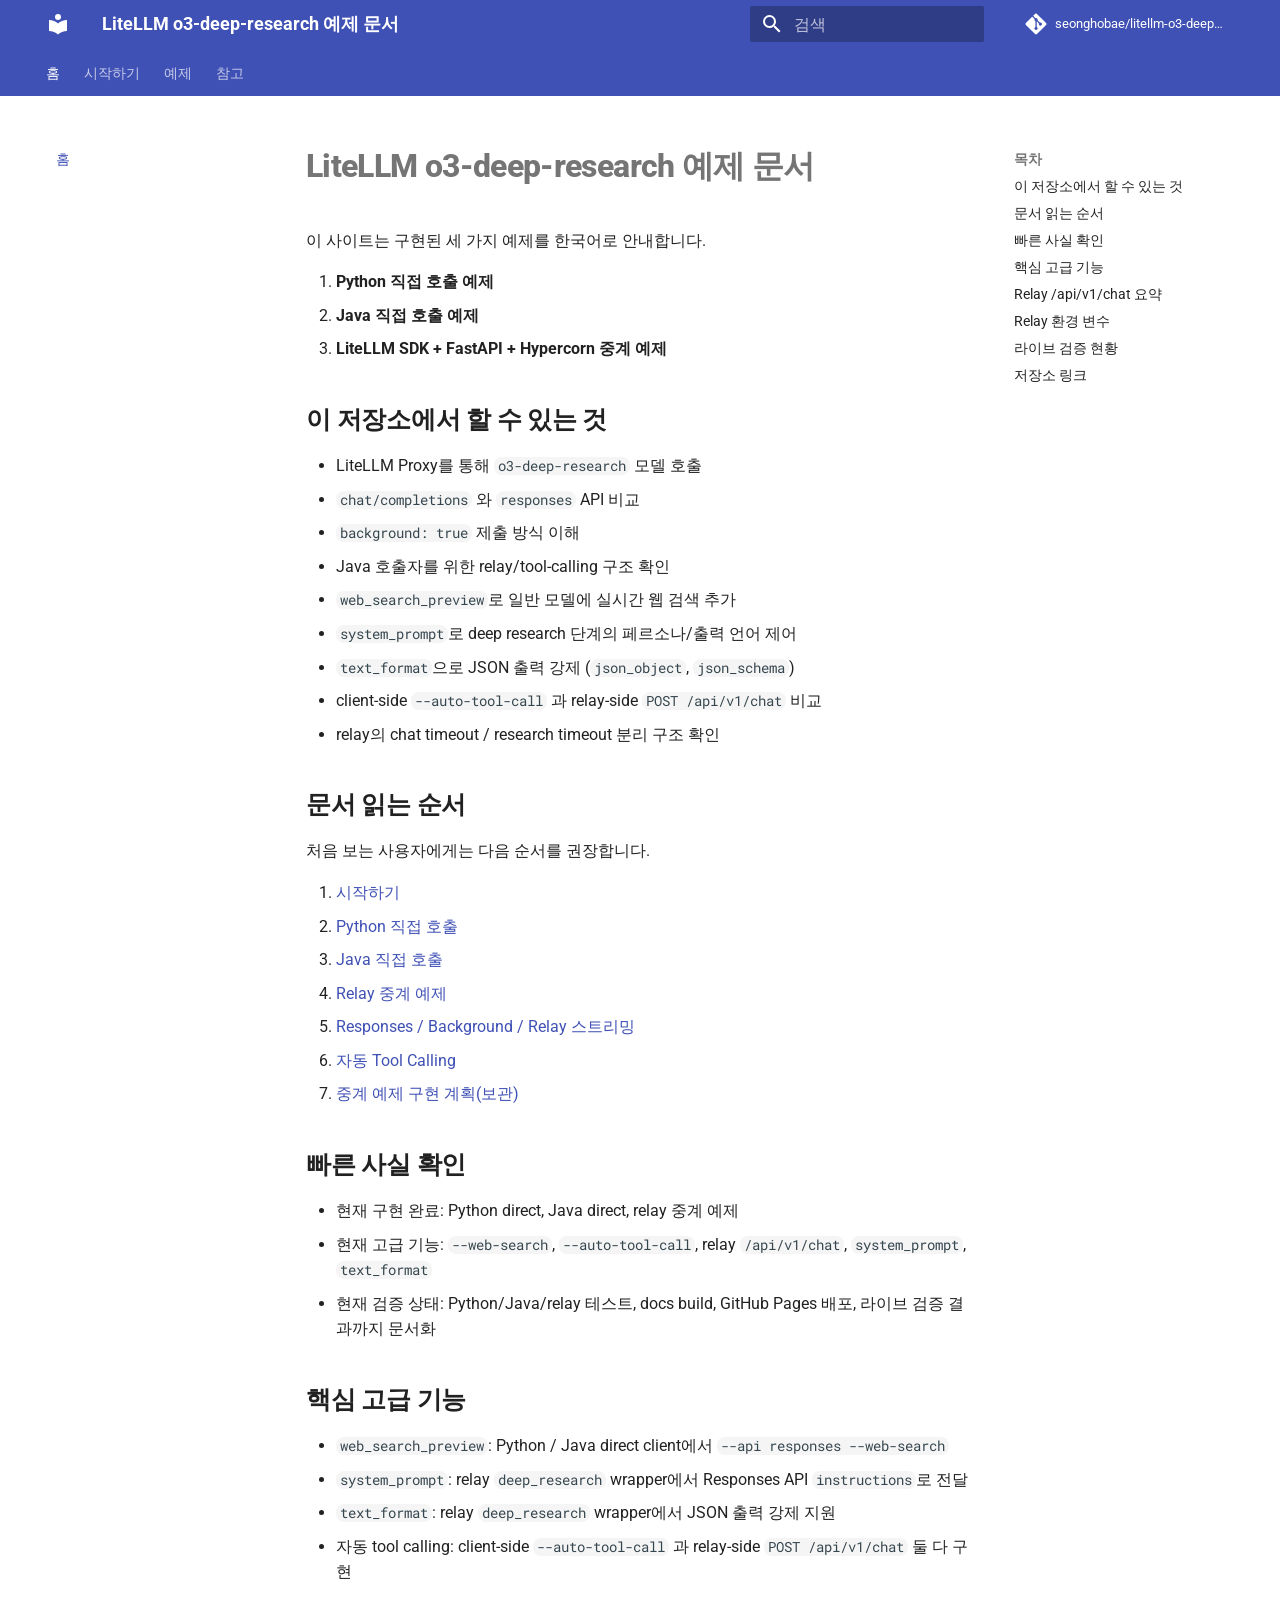
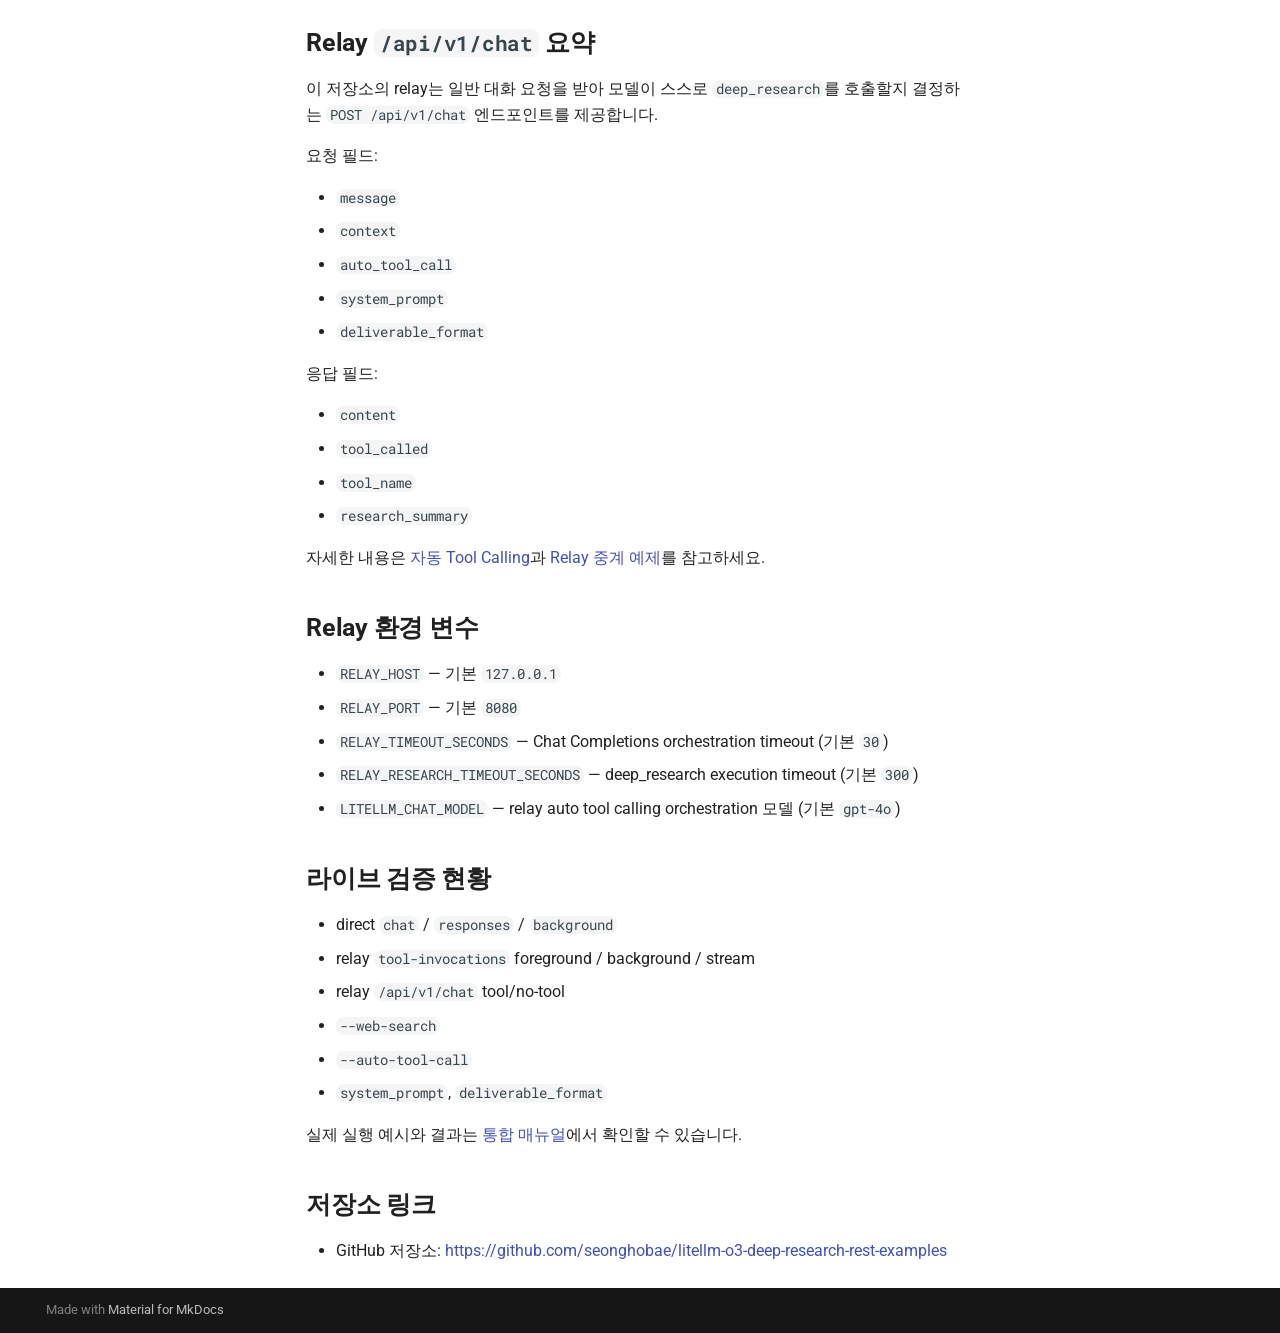
<file: index.html>
<!doctype html>
<html lang="ko" class="no-js">
  <head>
    
      <meta charset="utf-8">
      <meta name="viewport" content="width=device-width,initial-scale=1">
      
        <meta name="description" content="LiteLLM Proxy, Python, Java, relay 예제를 위한 한국어 문서 사이트">
      
      
      
        <link rel="canonical" href="https://seonghobae.github.io/litellm-o3-deep-research-rest-examples/">
      
      
      
        <link rel="next" href="ko/quickstart/">
      
      
        
      
      
      <link rel="icon" href="assets/images/favicon.png">
      <meta name="generator" content="mkdocs-1.6.1, mkdocs-material-9.7.5">
    
    
      
        <title>LiteLLM o3-deep-research 예제 문서</title>
      
    
    
      <link rel="stylesheet" href="assets/stylesheets/main.484c7ddc.min.css">
      
        
        <link rel="stylesheet" href="assets/stylesheets/palette.ab4e12ef.min.css">
      
      


    
    
      
    
    
      
        
        
        <link rel="preconnect" href="https://fonts.gstatic.com" crossorigin>
        <link rel="stylesheet" href="https://fonts.googleapis.com/css?family=Roboto:300,300i,400,400i,700,700i%7CRoboto+Mono:400,400i,700,700i&display=fallback">
        <style>:root{--md-text-font:"Roboto";--md-code-font:"Roboto Mono"}</style>
      
    
    
      <link rel="stylesheet" href="stylesheets/extra.css">
    
    <script>__md_scope=new URL(".",location),__md_hash=e=>[...e].reduce(((e,_)=>(e<<5)-e+_.charCodeAt(0)),0),__md_get=(e,_=localStorage,t=__md_scope)=>JSON.parse(_.getItem(t.pathname+"."+e)),__md_set=(e,_,t=localStorage,a=__md_scope)=>{try{t.setItem(a.pathname+"."+e,JSON.stringify(_))}catch(e){}}</script>
    
      

    
    
  </head>
  
  
    
    
      
    
    
    
    
    <body dir="ltr" data-md-color-scheme="default" data-md-color-primary="indigo" data-md-color-accent="teal">
  
    
    <input class="md-toggle" data-md-toggle="drawer" type="checkbox" id="__drawer" autocomplete="off">
    <input class="md-toggle" data-md-toggle="search" type="checkbox" id="__search" autocomplete="off">
    <label class="md-overlay" for="__drawer"></label>
    <div data-md-component="skip">
      
        
        <a href="#litellm-o3-deep-research" class="md-skip">
          콘텐츠로 이동
        </a>
      
    </div>
    <div data-md-component="announce">
      
    </div>
    
    
      

<header class="md-header" data-md-component="header">
  <nav class="md-header__inner md-grid" aria-label="상단/헤더">
    <a href="." title="LiteLLM o3-deep-research 예제 문서" class="md-header__button md-logo" aria-label="LiteLLM o3-deep-research 예제 문서" data-md-component="logo">
      
  
  <svg xmlns="http://www.w3.org/2000/svg" viewBox="0 0 24 24"><path d="M12 8a3 3 0 0 0 3-3 3 3 0 0 0-3-3 3 3 0 0 0-3 3 3 3 0 0 0 3 3m0 3.54C9.64 9.35 6.5 8 3 8v11c3.5 0 6.64 1.35 9 3.54 2.36-2.19 5.5-3.54 9-3.54V8c-3.5 0-6.64 1.35-9 3.54"/></svg>

    </a>
    <label class="md-header__button md-icon" for="__drawer">
      
      <svg xmlns="http://www.w3.org/2000/svg" viewBox="0 0 24 24"><path d="M3 6h18v2H3zm0 5h18v2H3zm0 5h18v2H3z"/></svg>
    </label>
    <div class="md-header__title" data-md-component="header-title">
      <div class="md-header__ellipsis">
        <div class="md-header__topic">
          <span class="md-ellipsis">
            LiteLLM o3-deep-research 예제 문서
          </span>
        </div>
        <div class="md-header__topic" data-md-component="header-topic">
          <span class="md-ellipsis">
            
              홈
            
          </span>
        </div>
      </div>
    </div>
    
      
        <form class="md-header__option" data-md-component="palette">
  
    
    
    
    <input class="md-option" data-md-color-media="" data-md-color-scheme="default" data-md-color-primary="indigo" data-md-color-accent="teal"  aria-hidden="true"  type="radio" name="__palette" id="__palette_0">
    
  
</form>
      
    
    
      <script>var palette=__md_get("__palette");if(palette&&palette.color){if("(prefers-color-scheme)"===palette.color.media){var media=matchMedia("(prefers-color-scheme: light)"),input=document.querySelector(media.matches?"[data-md-color-media='(prefers-color-scheme: light)']":"[data-md-color-media='(prefers-color-scheme: dark)']");palette.color.media=input.getAttribute("data-md-color-media"),palette.color.scheme=input.getAttribute("data-md-color-scheme"),palette.color.primary=input.getAttribute("data-md-color-primary"),palette.color.accent=input.getAttribute("data-md-color-accent")}for(var[key,value]of Object.entries(palette.color))document.body.setAttribute("data-md-color-"+key,value)}</script>
    
    
    
      
      
        <label class="md-header__button md-icon" for="__search">
          
          <svg xmlns="http://www.w3.org/2000/svg" viewBox="0 0 24 24"><path d="M9.5 3A6.5 6.5 0 0 1 16 9.5c0 1.61-.59 3.09-1.56 4.23l.27.27h.79l5 5-1.5 1.5-5-5v-.79l-.27-.27A6.52 6.52 0 0 1 9.5 16 6.5 6.5 0 0 1 3 9.5 6.5 6.5 0 0 1 9.5 3m0 2C7 5 5 7 5 9.5S7 14 9.5 14 14 12 14 9.5 12 5 9.5 5"/></svg>
        </label>
        <div class="md-search" data-md-component="search" role="dialog">
  <label class="md-search__overlay" for="__search"></label>
  <div class="md-search__inner" role="search">
    <form class="md-search__form" name="search">
      <input type="text" class="md-search__input" name="query" aria-label="검색" placeholder="검색" autocapitalize="off" autocorrect="off" autocomplete="off" spellcheck="false" data-md-component="search-query" required>
      <label class="md-search__icon md-icon" for="__search">
        
        <svg xmlns="http://www.w3.org/2000/svg" viewBox="0 0 24 24"><path d="M9.5 3A6.5 6.5 0 0 1 16 9.5c0 1.61-.59 3.09-1.56 4.23l.27.27h.79l5 5-1.5 1.5-5-5v-.79l-.27-.27A6.52 6.52 0 0 1 9.5 16 6.5 6.5 0 0 1 3 9.5 6.5 6.5 0 0 1 9.5 3m0 2C7 5 5 7 5 9.5S7 14 9.5 14 14 12 14 9.5 12 5 9.5 5"/></svg>
        
        <svg xmlns="http://www.w3.org/2000/svg" viewBox="0 0 24 24"><path d="M20 11v2H8l5.5 5.5-1.42 1.42L4.16 12l7.92-7.92L13.5 5.5 8 11z"/></svg>
      </label>
      <nav class="md-search__options" aria-label="검색">
        
        <button type="reset" class="md-search__icon md-icon" title="지우기" aria-label="지우기" tabindex="-1">
          
          <svg xmlns="http://www.w3.org/2000/svg" viewBox="0 0 24 24"><path d="M19 6.41 17.59 5 12 10.59 6.41 5 5 6.41 10.59 12 5 17.59 6.41 19 12 13.41 17.59 19 19 17.59 13.41 12z"/></svg>
        </button>
      </nav>
      
        <div class="md-search__suggest" data-md-component="search-suggest"></div>
      
    </form>
    <div class="md-search__output">
      <div class="md-search__scrollwrap" tabindex="0" data-md-scrollfix>
        <div class="md-search-result" data-md-component="search-result">
          <div class="md-search-result__meta">
            검색 초기화
          </div>
          <ol class="md-search-result__list" role="presentation"></ol>
        </div>
      </div>
    </div>
  </div>
</div>
      
    
    
      <div class="md-header__source">
        <a href="https://github.com/seonghobae/litellm-o3-deep-research-rest-examples" title="저장소로 이동" class="md-source" data-md-component="source">
  <div class="md-source__icon md-icon">
    
    <svg xmlns="http://www.w3.org/2000/svg" viewBox="0 0 448 512"><!--! Font Awesome Free 7.1.0 by @fontawesome - https://fontawesome.com License - https://fontawesome.com/license/free (Icons: CC BY 4.0, Fonts: SIL OFL 1.1, Code: MIT License) Copyright 2025 Fonticons, Inc.--><path d="M439.6 236.1 244 40.5c-5.4-5.5-12.8-8.5-20.4-8.5s-15 3-20.4 8.4L162.5 81l51.5 51.5c27.1-9.1 52.7 16.8 43.4 43.7l49.7 49.7c34.2-11.8 61.2 31 35.5 56.7-26.5 26.5-70.2-2.9-56-37.3L240.3 199v121.9c25.3 12.5 22.3 41.8 9.1 55-6.4 6.4-15.2 10.1-24.3 10.1s-17.8-3.6-24.3-10.1c-17.6-17.6-11.1-46.9 11.2-56v-123c-20.8-8.5-24.6-30.7-18.6-45L142.6 101 8.5 235.1C3 240.6 0 247.9 0 255.5s3 15 8.5 20.4l195.6 195.7c5.4 5.4 12.7 8.4 20.4 8.4s15-3 20.4-8.4l194.7-194.7c5.4-5.4 8.4-12.8 8.4-20.4s-3-15-8.4-20.4"/></svg>
  </div>
  <div class="md-source__repository">
    seonghobae/litellm-o3-deep-research-rest-examples
  </div>
</a>
      </div>
    
  </nav>
  
</header>
    
    <div class="md-container" data-md-component="container">
      
      
        
          
            
<nav class="md-tabs" aria-label="탭" data-md-component="tabs">
  <div class="md-grid">
    <ul class="md-tabs__list">
      
        
  
  
  
    
  
  
    <li class="md-tabs__item md-tabs__item--active">
      <a href="." class="md-tabs__link">
        
  
  
    
  
  홈

      </a>
    </li>
  

      
        
  
  
  
  
    <li class="md-tabs__item">
      <a href="ko/quickstart/" class="md-tabs__link">
        
  
  
    
  
  시작하기

      </a>
    </li>
  

      
        
  
  
  
  
    
    
      <li class="md-tabs__item">
        <a href="ko/python-example/" class="md-tabs__link">
          
  
  
  예제

        </a>
      </li>
    
  

      
        
  
  
  
  
    
    
      <li class="md-tabs__item">
        <a href="ko/manual/" class="md-tabs__link">
          
  
  
  참고

        </a>
      </li>
    
  

      
    </ul>
  </div>
</nav>
          
        
      
      <main class="md-main" data-md-component="main">
        <div class="md-main__inner md-grid">
          
            
              
              <div class="md-sidebar md-sidebar--primary" data-md-component="sidebar" data-md-type="navigation" >
                <div class="md-sidebar__scrollwrap">
                  <div class="md-sidebar__inner">
                    


  


<nav class="md-nav md-nav--primary md-nav--lifted" aria-label="네비게이션" data-md-level="0">
  <label class="md-nav__title" for="__drawer">
    <a href="." title="LiteLLM o3-deep-research 예제 문서" class="md-nav__button md-logo" aria-label="LiteLLM o3-deep-research 예제 문서" data-md-component="logo">
      
  
  <svg xmlns="http://www.w3.org/2000/svg" viewBox="0 0 24 24"><path d="M12 8a3 3 0 0 0 3-3 3 3 0 0 0-3-3 3 3 0 0 0-3 3 3 3 0 0 0 3 3m0 3.54C9.64 9.35 6.5 8 3 8v11c3.5 0 6.64 1.35 9 3.54 2.36-2.19 5.5-3.54 9-3.54V8c-3.5 0-6.64 1.35-9 3.54"/></svg>

    </a>
    LiteLLM o3-deep-research 예제 문서
  </label>
  
    <div class="md-nav__source">
      <a href="https://github.com/seonghobae/litellm-o3-deep-research-rest-examples" title="저장소로 이동" class="md-source" data-md-component="source">
  <div class="md-source__icon md-icon">
    
    <svg xmlns="http://www.w3.org/2000/svg" viewBox="0 0 448 512"><!--! Font Awesome Free 7.1.0 by @fontawesome - https://fontawesome.com License - https://fontawesome.com/license/free (Icons: CC BY 4.0, Fonts: SIL OFL 1.1, Code: MIT License) Copyright 2025 Fonticons, Inc.--><path d="M439.6 236.1 244 40.5c-5.4-5.5-12.8-8.5-20.4-8.5s-15 3-20.4 8.4L162.5 81l51.5 51.5c27.1-9.1 52.7 16.8 43.4 43.7l49.7 49.7c34.2-11.8 61.2 31 35.5 56.7-26.5 26.5-70.2-2.9-56-37.3L240.3 199v121.9c25.3 12.5 22.3 41.8 9.1 55-6.4 6.4-15.2 10.1-24.3 10.1s-17.8-3.6-24.3-10.1c-17.6-17.6-11.1-46.9 11.2-56v-123c-20.8-8.5-24.6-30.7-18.6-45L142.6 101 8.5 235.1C3 240.6 0 247.9 0 255.5s3 15 8.5 20.4l195.6 195.7c5.4 5.4 12.7 8.4 20.4 8.4s15-3 20.4-8.4l194.7-194.7c5.4-5.4 8.4-12.8 8.4-20.4s-3-15-8.4-20.4"/></svg>
  </div>
  <div class="md-source__repository">
    seonghobae/litellm-o3-deep-research-rest-examples
  </div>
</a>
    </div>
  
  <ul class="md-nav__list" data-md-scrollfix>
    
      
      
  
  
    
  
  
  
    <li class="md-nav__item md-nav__item--active">
      
      <input class="md-nav__toggle md-toggle" type="checkbox" id="__toc">
      
      
        
      
      
        <label class="md-nav__link md-nav__link--active" for="__toc">
          
  
  
  <span class="md-ellipsis">
    
  
    홈
  

    
  </span>
  
  

          <span class="md-nav__icon md-icon"></span>
        </label>
      
      <a href="." class="md-nav__link md-nav__link--active">
        
  
  
  <span class="md-ellipsis">
    
  
    홈
  

    
  </span>
  
  

      </a>
      
        

<nav class="md-nav md-nav--secondary" aria-label="목차">
  
  
  
    
  
  
    <label class="md-nav__title" for="__toc">
      <span class="md-nav__icon md-icon"></span>
      목차
    </label>
    <ul class="md-nav__list" data-md-component="toc" data-md-scrollfix>
      
        <li class="md-nav__item">
  <a href="#_1" class="md-nav__link">
    <span class="md-ellipsis">
      
        이 저장소에서 할 수 있는 것
      
    </span>
  </a>
  
</li>
      
        <li class="md-nav__item">
  <a href="#_2" class="md-nav__link">
    <span class="md-ellipsis">
      
        문서 읽는 순서
      
    </span>
  </a>
  
</li>
      
        <li class="md-nav__item">
  <a href="#_3" class="md-nav__link">
    <span class="md-ellipsis">
      
        빠른 사실 확인
      
    </span>
  </a>
  
</li>
      
        <li class="md-nav__item">
  <a href="#_4" class="md-nav__link">
    <span class="md-ellipsis">
      
        핵심 고급 기능
      
    </span>
  </a>
  
</li>
      
        <li class="md-nav__item">
  <a href="#relay-apiv1chat" class="md-nav__link">
    <span class="md-ellipsis">
      
        Relay /api/v1/chat 요약
      
    </span>
  </a>
  
</li>
      
        <li class="md-nav__item">
  <a href="#relay" class="md-nav__link">
    <span class="md-ellipsis">
      
        Relay 환경 변수
      
    </span>
  </a>
  
</li>
      
        <li class="md-nav__item">
  <a href="#_5" class="md-nav__link">
    <span class="md-ellipsis">
      
        라이브 검증 현황
      
    </span>
  </a>
  
</li>
      
        <li class="md-nav__item">
  <a href="#_6" class="md-nav__link">
    <span class="md-ellipsis">
      
        저장소 링크
      
    </span>
  </a>
  
</li>
      
    </ul>
  
</nav>
      
    </li>
  

    
      
      
  
  
  
  
    <li class="md-nav__item">
      <a href="ko/quickstart/" class="md-nav__link">
        
  
  
  <span class="md-ellipsis">
    
  
    시작하기
  

    
  </span>
  
  

      </a>
    </li>
  

    
      
      
  
  
  
  
    
    
    
    
      
      
        
      
    
    
    <li class="md-nav__item md-nav__item--nested">
      
        
        
        <input class="md-nav__toggle md-toggle " type="checkbox" id="__nav_3" >
        
          
          <label class="md-nav__link" for="__nav_3" id="__nav_3_label" tabindex="0">
            
  
  
  <span class="md-ellipsis">
    
  
    예제
  

    
  </span>
  
  

            <span class="md-nav__icon md-icon"></span>
          </label>
        
        <nav class="md-nav" data-md-level="1" aria-labelledby="__nav_3_label" aria-expanded="false">
          <label class="md-nav__title" for="__nav_3">
            <span class="md-nav__icon md-icon"></span>
            
  
    예제
  

          </label>
          <ul class="md-nav__list" data-md-scrollfix>
            
              
                
  
  
  
  
    <li class="md-nav__item">
      <a href="ko/python-example/" class="md-nav__link">
        
  
  
  <span class="md-ellipsis">
    
  
    Python 직접 호출
  

    
  </span>
  
  

      </a>
    </li>
  

              
            
              
                
  
  
  
  
    <li class="md-nav__item">
      <a href="ko/java-example/" class="md-nav__link">
        
  
  
  <span class="md-ellipsis">
    
  
    Java 직접 호출
  

    
  </span>
  
  

      </a>
    </li>
  

              
            
              
                
  
  
  
  
    <li class="md-nav__item">
      <a href="ko/relay-example/" class="md-nav__link">
        
  
  
  <span class="md-ellipsis">
    
  
    Relay 중계 예제
  

    
  </span>
  
  

      </a>
    </li>
  

              
            
              
                
  
  
  
  
    <li class="md-nav__item">
      <a href="ko/responses-guide/" class="md-nav__link">
        
  
  
  <span class="md-ellipsis">
    
  
    Responses / Background / Relay 스트리밍
  

    
  </span>
  
  

      </a>
    </li>
  

              
            
              
                
  
  
  
  
    <li class="md-nav__item">
      <a href="ko/auto-toolcalling/" class="md-nav__link">
        
  
  
  <span class="md-ellipsis">
    
  
    자동 Tool Calling
  

    
  </span>
  
  

      </a>
    </li>
  

              
            
          </ul>
        </nav>
      
    </li>
  

    
      
      
  
  
  
  
    
    
    
    
      
      
        
      
    
    
    <li class="md-nav__item md-nav__item--nested">
      
        
        
        <input class="md-nav__toggle md-toggle " type="checkbox" id="__nav_4" >
        
          
          <label class="md-nav__link" for="__nav_4" id="__nav_4_label" tabindex="0">
            
  
  
  <span class="md-ellipsis">
    
  
    참고
  

    
  </span>
  
  

            <span class="md-nav__icon md-icon"></span>
          </label>
        
        <nav class="md-nav" data-md-level="1" aria-labelledby="__nav_4_label" aria-expanded="false">
          <label class="md-nav__title" for="__nav_4">
            <span class="md-nav__icon md-icon"></span>
            
  
    참고
  

          </label>
          <ul class="md-nav__list" data-md-scrollfix>
            
              
                
  
  
  
  
    <li class="md-nav__item">
      <a href="ko/manual/" class="md-nav__link">
        
  
  
  <span class="md-ellipsis">
    
  
    통합 매뉴얼
  

    
  </span>
  
  

      </a>
    </li>
  

              
            
              
                
  
  
  
  
    <li class="md-nav__item">
      <a href="ko/faq/" class="md-nav__link">
        
  
  
  <span class="md-ellipsis">
    
  
    FAQ
  

    
  </span>
  
  

      </a>
    </li>
  

              
            
              
                
  
  
  
  
    <li class="md-nav__item">
      <a href="ko/relay-toolcalling-plan/" class="md-nav__link">
        
  
  
  <span class="md-ellipsis">
    
  
    중계 예제 구현 계획(보관)
  

    
  </span>
  
  

      </a>
    </li>
  

              
            
              
                
  
  
  
  
    <li class="md-nav__item">
      <a href="operations/deploy-runbook/" class="md-nav__link">
        
  
  
  <span class="md-ellipsis">
    
  
    배포 런북
  

    
  </span>
  
  

      </a>
    </li>
  

              
            
          </ul>
        </nav>
      
    </li>
  

    
  </ul>
</nav>
                  </div>
                </div>
              </div>
            
            
              
              <div class="md-sidebar md-sidebar--secondary" data-md-component="sidebar" data-md-type="toc" >
                <div class="md-sidebar__scrollwrap">
                  <div class="md-sidebar__inner">
                    

<nav class="md-nav md-nav--secondary" aria-label="목차">
  
  
  
    
  
  
    <label class="md-nav__title" for="__toc">
      <span class="md-nav__icon md-icon"></span>
      목차
    </label>
    <ul class="md-nav__list" data-md-component="toc" data-md-scrollfix>
      
        <li class="md-nav__item">
  <a href="#_1" class="md-nav__link">
    <span class="md-ellipsis">
      
        이 저장소에서 할 수 있는 것
      
    </span>
  </a>
  
</li>
      
        <li class="md-nav__item">
  <a href="#_2" class="md-nav__link">
    <span class="md-ellipsis">
      
        문서 읽는 순서
      
    </span>
  </a>
  
</li>
      
        <li class="md-nav__item">
  <a href="#_3" class="md-nav__link">
    <span class="md-ellipsis">
      
        빠른 사실 확인
      
    </span>
  </a>
  
</li>
      
        <li class="md-nav__item">
  <a href="#_4" class="md-nav__link">
    <span class="md-ellipsis">
      
        핵심 고급 기능
      
    </span>
  </a>
  
</li>
      
        <li class="md-nav__item">
  <a href="#relay-apiv1chat" class="md-nav__link">
    <span class="md-ellipsis">
      
        Relay /api/v1/chat 요약
      
    </span>
  </a>
  
</li>
      
        <li class="md-nav__item">
  <a href="#relay" class="md-nav__link">
    <span class="md-ellipsis">
      
        Relay 환경 변수
      
    </span>
  </a>
  
</li>
      
        <li class="md-nav__item">
  <a href="#_5" class="md-nav__link">
    <span class="md-ellipsis">
      
        라이브 검증 현황
      
    </span>
  </a>
  
</li>
      
        <li class="md-nav__item">
  <a href="#_6" class="md-nav__link">
    <span class="md-ellipsis">
      
        저장소 링크
      
    </span>
  </a>
  
</li>
      
    </ul>
  
</nav>
                  </div>
                </div>
              </div>
            
          
          
            <div class="md-content" data-md-component="content">
              
              <article class="md-content__inner md-typeset">
                
                  


  
  


<h1 id="litellm-o3-deep-research">LiteLLM o3-deep-research 예제 문서<a class="headerlink" href="#litellm-o3-deep-research" title="Permanent link">&para;</a></h1>
<p>이 사이트는 구현된 세 가지 예제를 한국어로 안내합니다.</p>
<ol>
<li><strong>Python 직접 호출 예제</strong></li>
<li><strong>Java 직접 호출 예제</strong></li>
<li><strong>LiteLLM SDK + FastAPI + Hypercorn 중계 예제</strong></li>
</ol>
<h2 id="_1">이 저장소에서 할 수 있는 것<a class="headerlink" href="#_1" title="Permanent link">&para;</a></h2>
<ul>
<li>LiteLLM Proxy를 통해 <code>o3-deep-research</code> 모델 호출</li>
<li><code>chat/completions</code> 와 <code>responses</code> API 비교</li>
<li><code>background: true</code> 제출 방식 이해</li>
<li>Java 호출자를 위한 relay/tool-calling 구조 확인</li>
<li><code>web_search_preview</code>로 일반 모델에 실시간 웹 검색 추가</li>
<li><code>system_prompt</code>로 deep research 단계의 페르소나/출력 언어 제어</li>
<li><code>text_format</code>으로 JSON 출력 강제 (<code>json_object</code>, <code>json_schema</code>)</li>
<li>client-side <code>--auto-tool-call</code> 과 relay-side <code>POST /api/v1/chat</code> 비교</li>
<li>relay의 chat timeout / research timeout 분리 구조 확인</li>
</ul>
<h2 id="_2">문서 읽는 순서<a class="headerlink" href="#_2" title="Permanent link">&para;</a></h2>
<p>처음 보는 사용자에게는 다음 순서를 권장합니다.</p>
<ol>
<li><a href="ko/quickstart/">시작하기</a></li>
<li><a href="ko/python-example/">Python 직접 호출</a></li>
<li><a href="ko/java-example/">Java 직접 호출</a></li>
<li><a href="ko/relay-example/">Relay 중계 예제</a></li>
<li><a href="ko/responses-guide/">Responses / Background / Relay 스트리밍</a></li>
<li><a href="ko/auto-toolcalling/">자동 Tool Calling</a></li>
<li><a href="ko/relay-toolcalling-plan/">중계 예제 구현 계획(보관)</a></li>
</ol>
<h2 id="_3">빠른 사실 확인<a class="headerlink" href="#_3" title="Permanent link">&para;</a></h2>
<ul>
<li>현재 구현 완료: Python direct, Java direct, relay 중계 예제</li>
<li>현재 고급 기능: <code>--web-search</code>, <code>--auto-tool-call</code>, relay <code>/api/v1/chat</code>, <code>system_prompt</code>, <code>text_format</code></li>
<li>현재 검증 상태: Python/Java/relay 테스트, docs build, GitHub Pages 배포, 라이브 검증 결과까지 문서화</li>
</ul>
<h2 id="_4">핵심 고급 기능<a class="headerlink" href="#_4" title="Permanent link">&para;</a></h2>
<ul>
<li><code>web_search_preview</code>: Python / Java direct client에서 <code>--api responses --web-search</code></li>
<li><code>system_prompt</code>: relay <code>deep_research</code> wrapper에서 Responses API <code>instructions</code>로 전달</li>
<li><code>text_format</code>: relay <code>deep_research</code> wrapper에서 JSON 출력 강제 지원</li>
<li>자동 tool calling: client-side <code>--auto-tool-call</code> 과 relay-side <code>POST /api/v1/chat</code> 둘 다 구현</li>
</ul>
<h2 id="relay-apiv1chat">Relay <code>/api/v1/chat</code> 요약<a class="headerlink" href="#relay-apiv1chat" title="Permanent link">&para;</a></h2>
<p>이 저장소의 relay는 일반 대화 요청을 받아 모델이 스스로 <code>deep_research</code>를 호출할지 결정하는 <code>POST /api/v1/chat</code> 엔드포인트를 제공합니다.</p>
<p>요청 필드:</p>
<ul>
<li><code>message</code></li>
<li><code>context</code></li>
<li><code>auto_tool_call</code></li>
<li><code>system_prompt</code></li>
<li><code>deliverable_format</code></li>
</ul>
<p>응답 필드:</p>
<ul>
<li><code>content</code></li>
<li><code>tool_called</code></li>
<li><code>tool_name</code></li>
<li><code>research_summary</code></li>
</ul>
<p>자세한 내용은 <a href="ko/auto-toolcalling/">자동 Tool Calling</a>과 <a href="ko/relay-example/">Relay 중계 예제</a>를 참고하세요.</p>
<h2 id="relay">Relay 환경 변수<a class="headerlink" href="#relay" title="Permanent link">&para;</a></h2>
<ul>
<li><code>RELAY_HOST</code> — 기본 <code>127.0.0.1</code></li>
<li><code>RELAY_PORT</code> — 기본 <code>8080</code></li>
<li><code>RELAY_TIMEOUT_SECONDS</code> — Chat Completions orchestration timeout (기본 <code>30</code>)</li>
<li><code>RELAY_RESEARCH_TIMEOUT_SECONDS</code> — deep_research execution timeout (기본 <code>300</code>)</li>
<li><code>LITELLM_CHAT_MODEL</code> — relay auto tool calling orchestration 모델 (기본 <code>gpt-4o</code>)</li>
</ul>
<h2 id="_5">라이브 검증 현황<a class="headerlink" href="#_5" title="Permanent link">&para;</a></h2>
<ul>
<li>direct <code>chat</code> / <code>responses</code> / <code>background</code></li>
<li>relay <code>tool-invocations</code> foreground / background / stream</li>
<li>relay <code>/api/v1/chat</code> tool/no-tool</li>
<li><code>--web-search</code></li>
<li><code>--auto-tool-call</code></li>
<li><code>system_prompt</code>, <code>deliverable_format</code></li>
</ul>
<p>실제 실행 예시와 결과는 <a href="ko/manual/">통합 매뉴얼</a>에서 확인할 수 있습니다.</p>
<h2 id="_6">저장소 링크<a class="headerlink" href="#_6" title="Permanent link">&para;</a></h2>
<ul>
<li>GitHub 저장소: <a href="https://github.com/seonghobae/litellm-o3-deep-research-rest-examples">https://github.com/seonghobae/litellm-o3-deep-research-rest-examples</a></li>
</ul>












                
              </article>
            </div>
          
          
<script>var target=document.getElementById(location.hash.slice(1));target&&target.name&&(target.checked=target.name.startsWith("__tabbed_"))</script>
        </div>
        
          <button type="button" class="md-top md-icon" data-md-component="top" hidden>
  
  <svg xmlns="http://www.w3.org/2000/svg" viewBox="0 0 24 24"><path d="M13 20h-2V8l-5.5 5.5-1.42-1.42L12 4.16l7.92 7.92-1.42 1.42L13 8z"/></svg>
  맨위로
</button>
        
      </main>
      
        <footer class="md-footer">
  
  <div class="md-footer-meta md-typeset">
    <div class="md-footer-meta__inner md-grid">
      <div class="md-copyright">
  
  
    Made with
    <a href="https://squidfunk.github.io/mkdocs-material/" target="_blank" rel="noopener">
      Material for MkDocs
    </a>
  
</div>
      
    </div>
  </div>
</footer>
      
    </div>
    <div class="md-dialog" data-md-component="dialog">
      <div class="md-dialog__inner md-typeset"></div>
    </div>
    
    
    
      
      
      <script id="__config" type="application/json">{"annotate": null, "base": ".", "features": ["navigation.tabs", "navigation.sections", "navigation.top", "content.code.copy", "search.suggest", "search.highlight"], "search": "assets/javascripts/workers/search.2c215733.min.js", "tags": null, "translations": {"clipboard.copied": "\ud074\ub9bd\ubcf4\ub4dc\uc5d0 \ubcf5\uc0ac\ub428", "clipboard.copy": "\ud074\ub9bd\ubcf4\ub4dc\ub85c \ubcf5\uc0ac", "search.result.more.one": "\uc774 \ubb38\uc11c\uc5d0\uc11c 1\uac1c\uc758 \uac80\uc0c9 \uacb0\uacfc \ub354 \ubcf4\uae30", "search.result.more.other": "\uc774 \ubb38\uc11c\uc5d0\uc11c #\uac1c\uc758 \uac80\uc0c9 \uacb0\uacfc \ub354 \ubcf4\uae30", "search.result.none": "\uac80\uc0c9\uc5b4\uc640 \uc77c\uce58\ud558\ub294 \ubb38\uc11c\uac00 \uc5c6\uc2b5\ub2c8\ub2e4", "search.result.one": "1\uac1c\uc758 \uc77c\uce58\ud558\ub294 \ubb38\uc11c", "search.result.other": "#\uac1c\uc758 \uc77c\uce58\ud558\ub294 \ubb38\uc11c", "search.result.placeholder": "\uac80\uc0c9\uc5b4\ub97c \uc785\ub825\ud558\uc138\uc694", "search.result.term.missing": "\ud3ec\ud568\ub418\uc9c0 \uc54a\uc740 \uac80\uc0c9\uc5b4", "select.version": "\ubc84\uc804 \uc120\ud0dd"}, "version": null}</script>
    
    
      <script src="assets/javascripts/bundle.79ae519e.min.js"></script>
      
    
  </body>
</html>
</file>
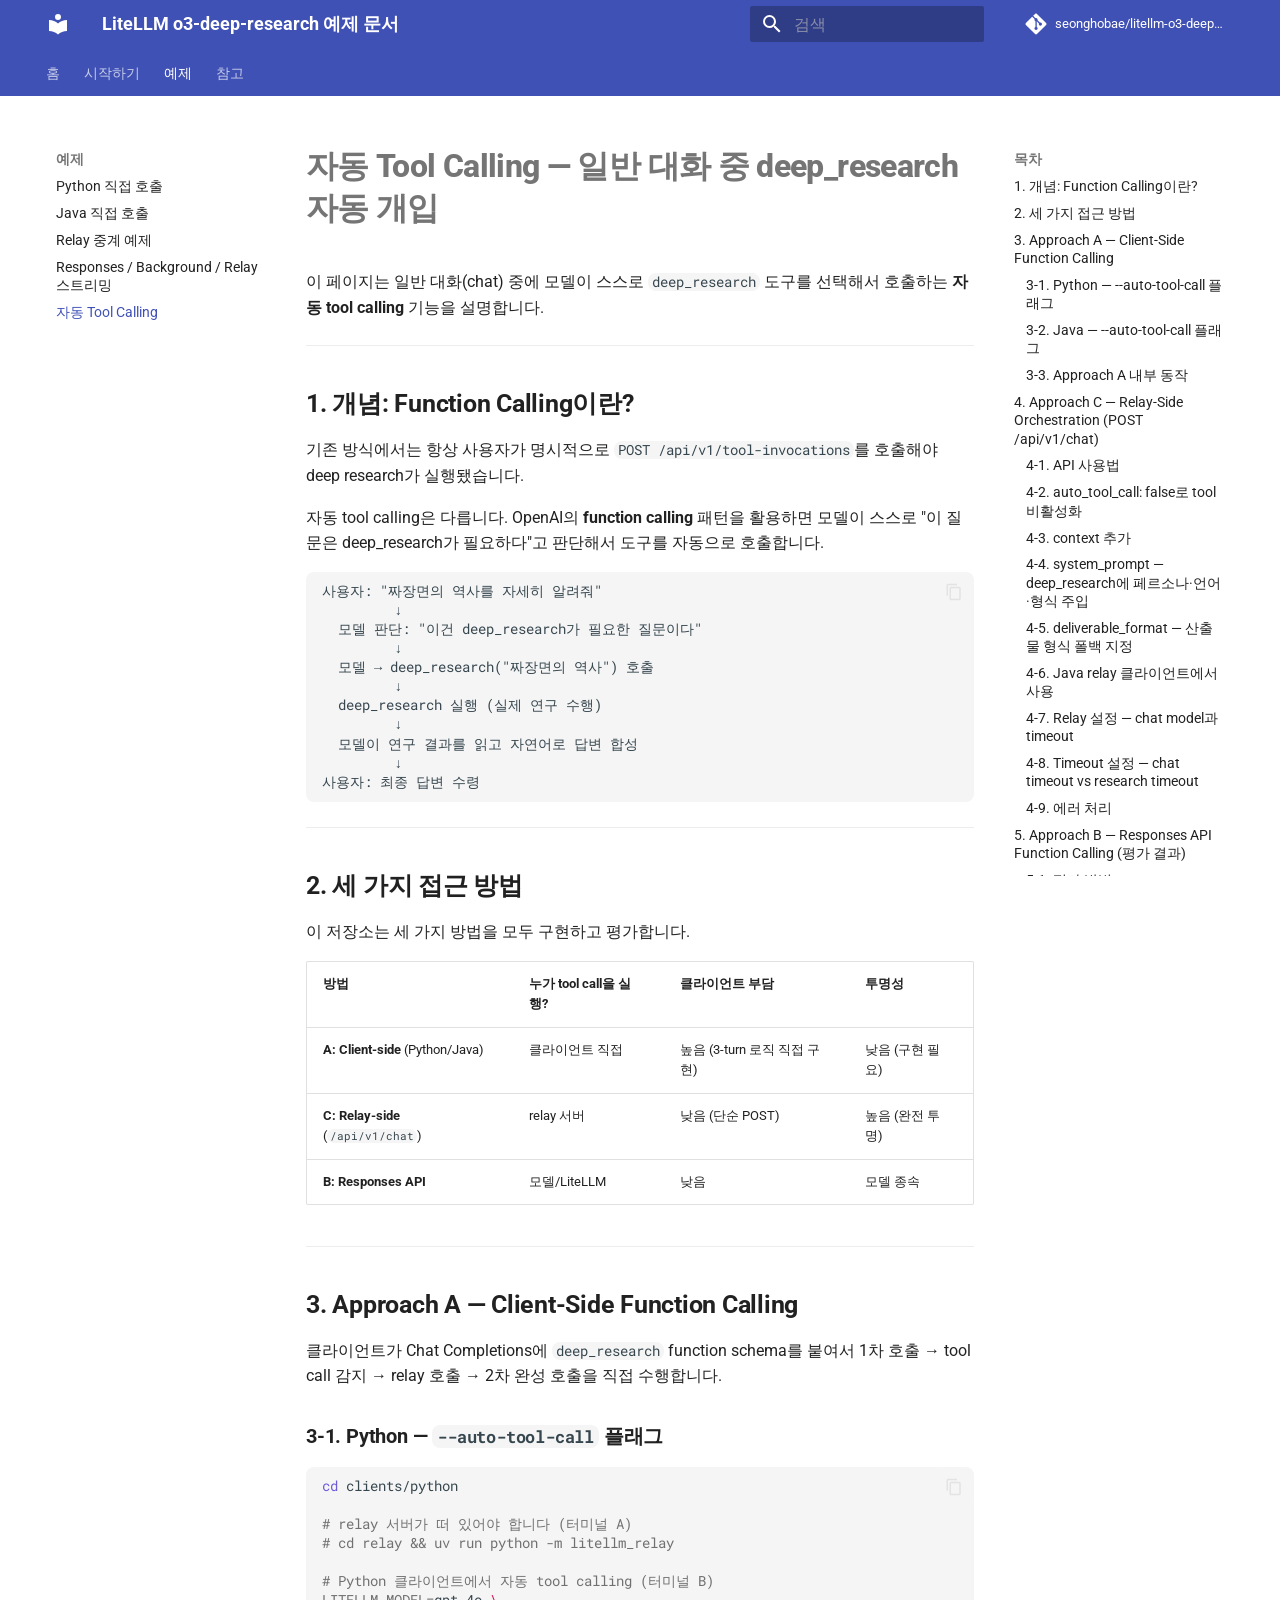
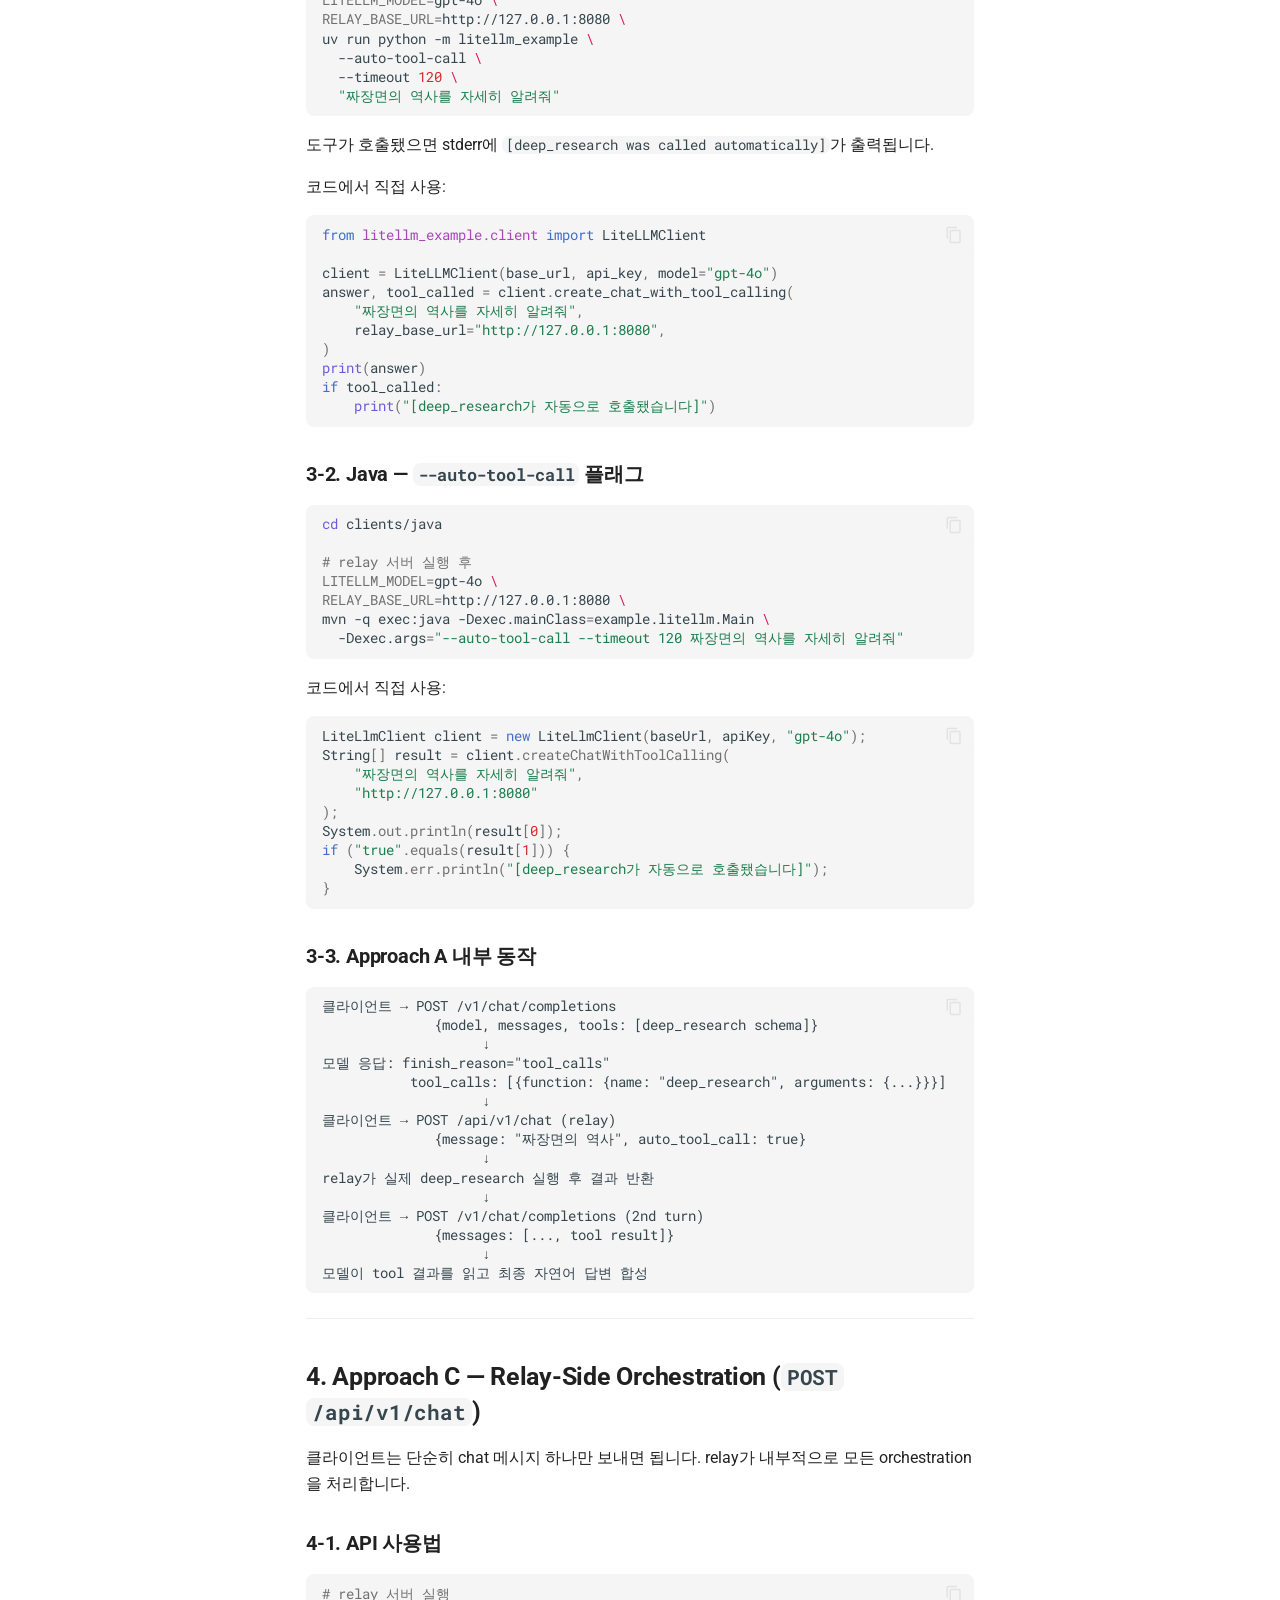
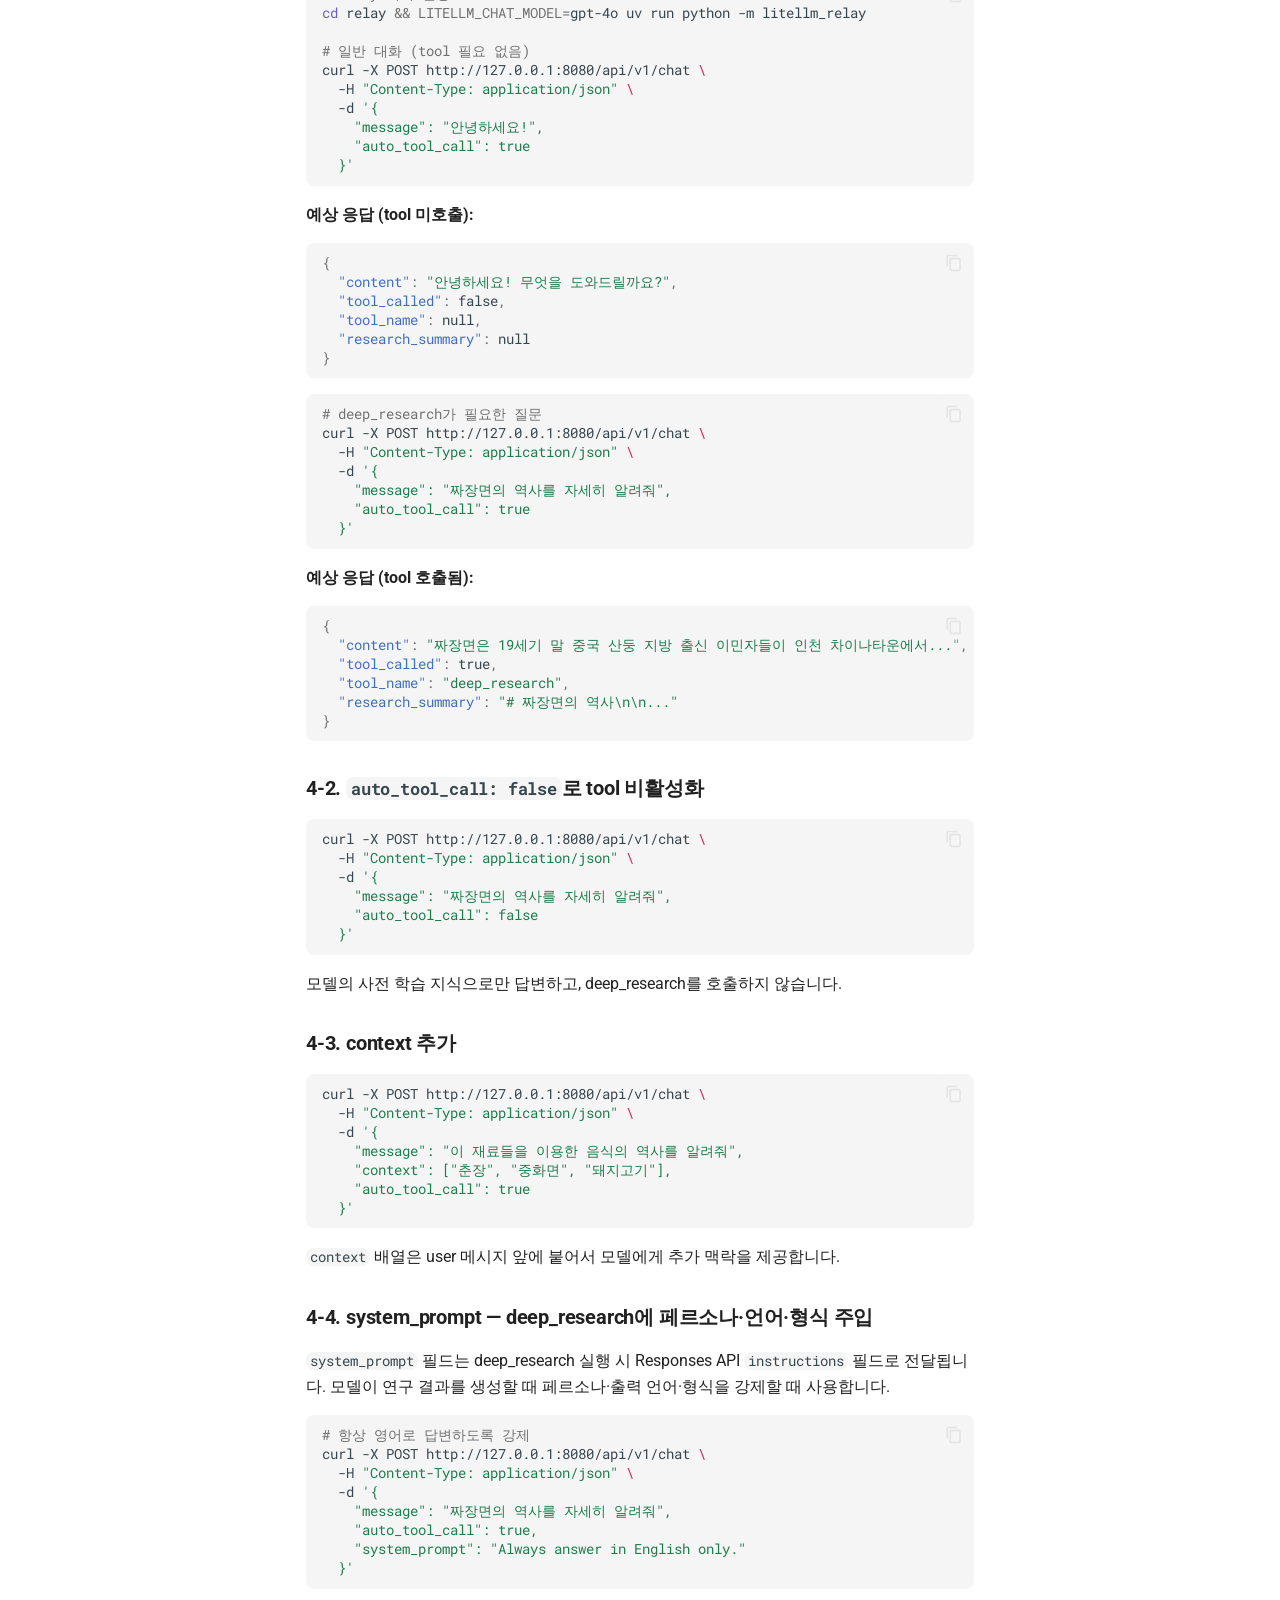
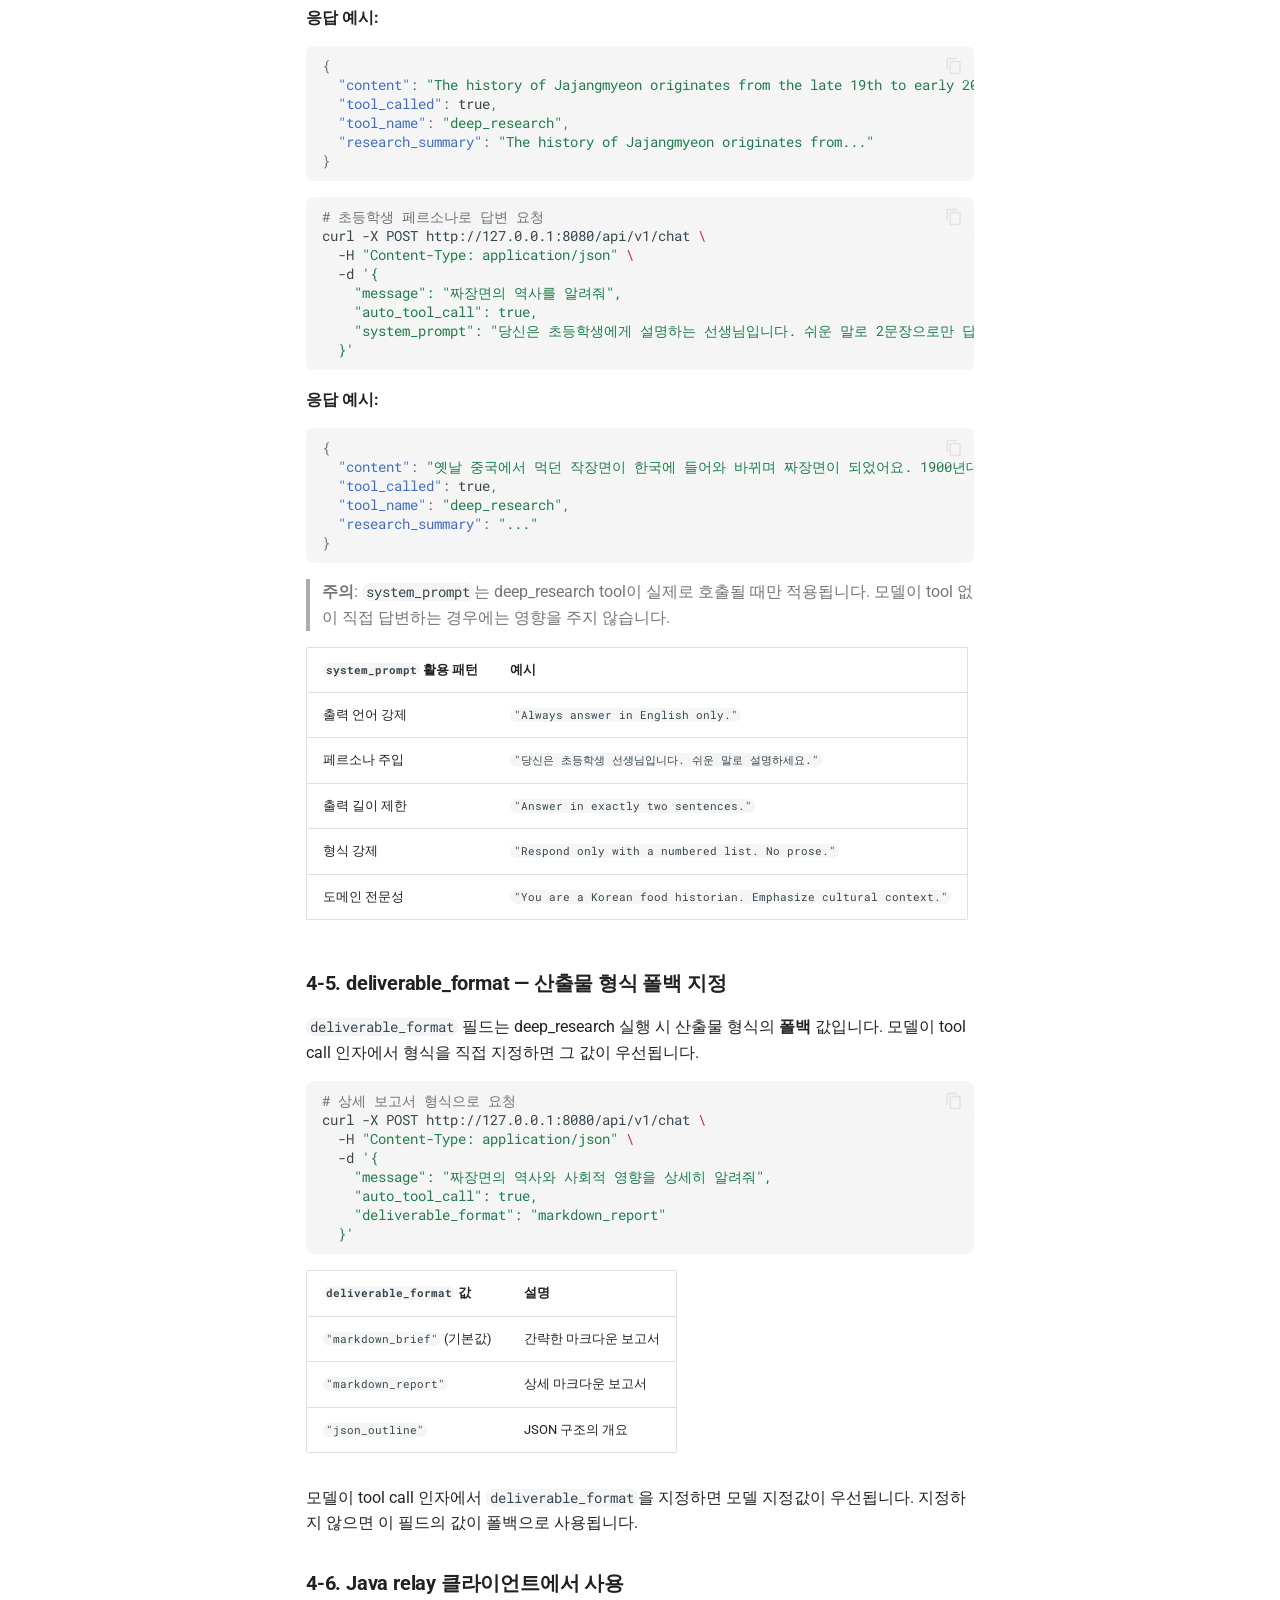
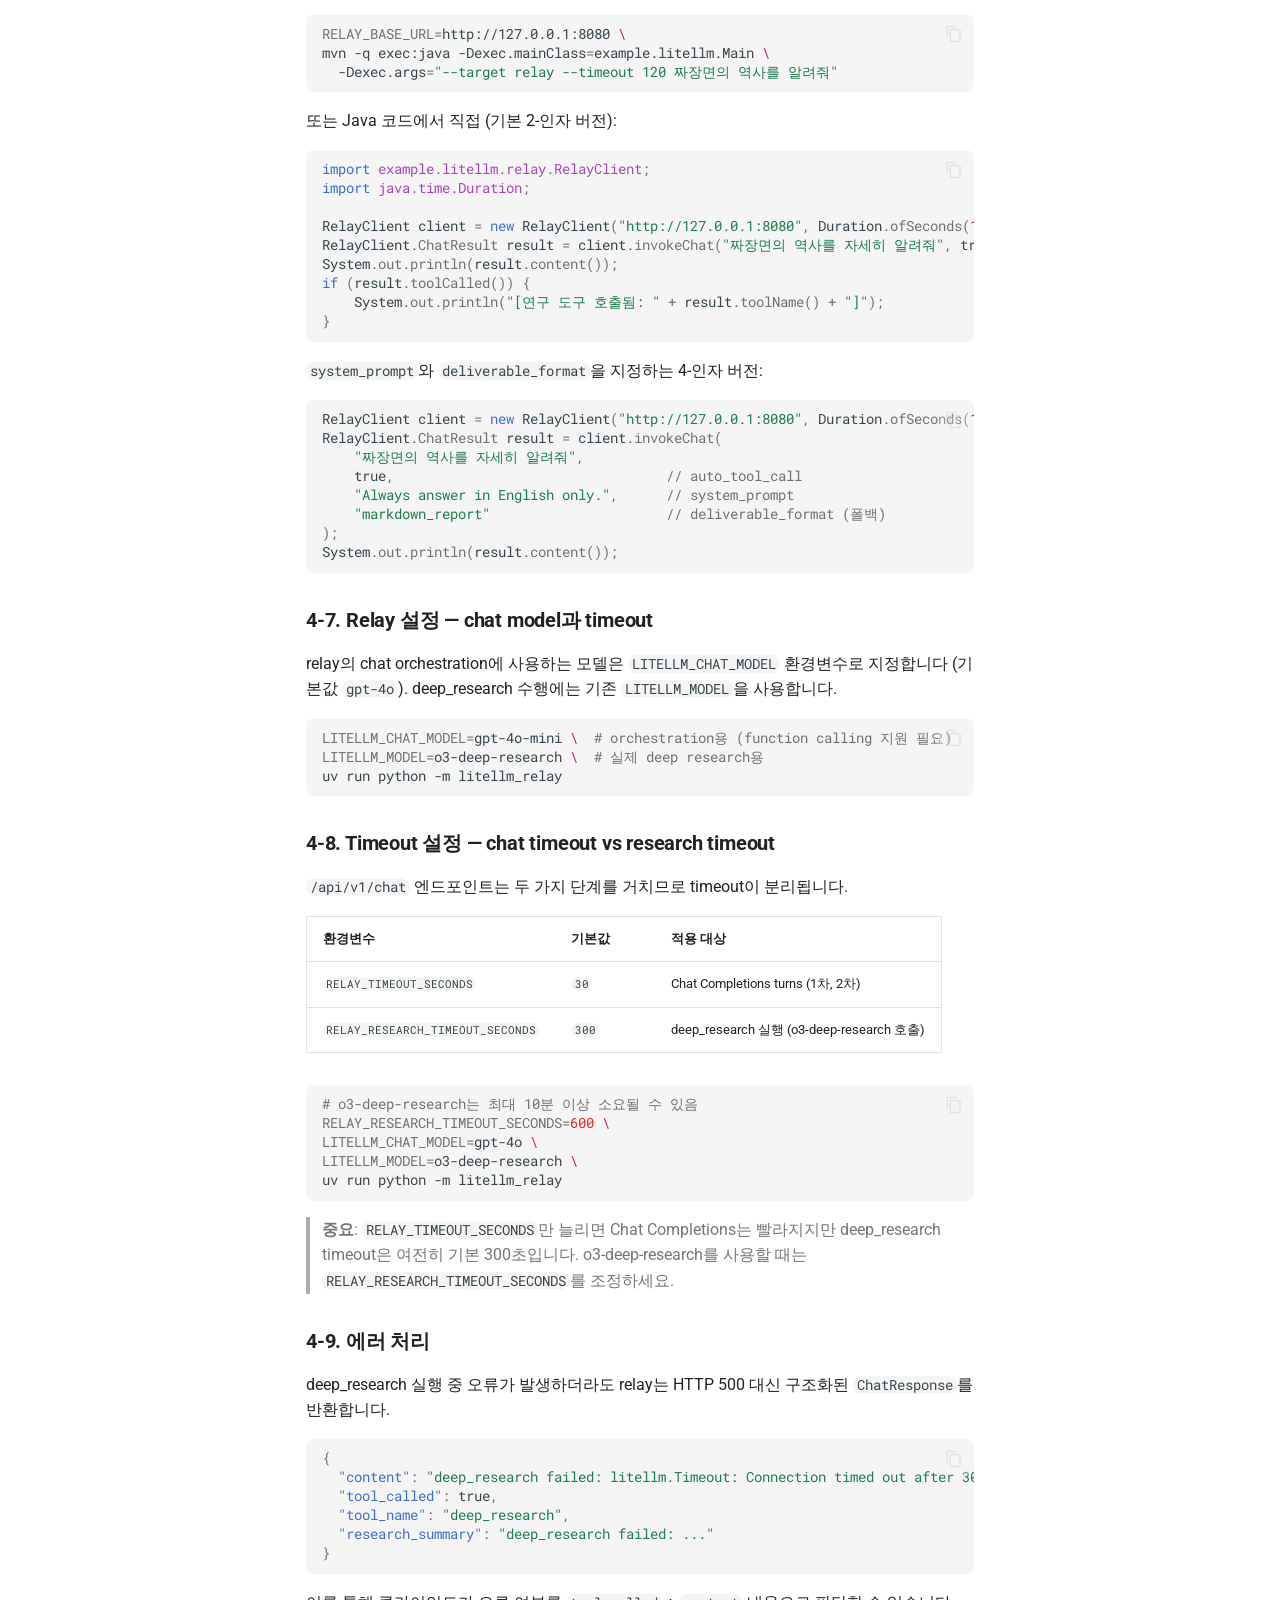
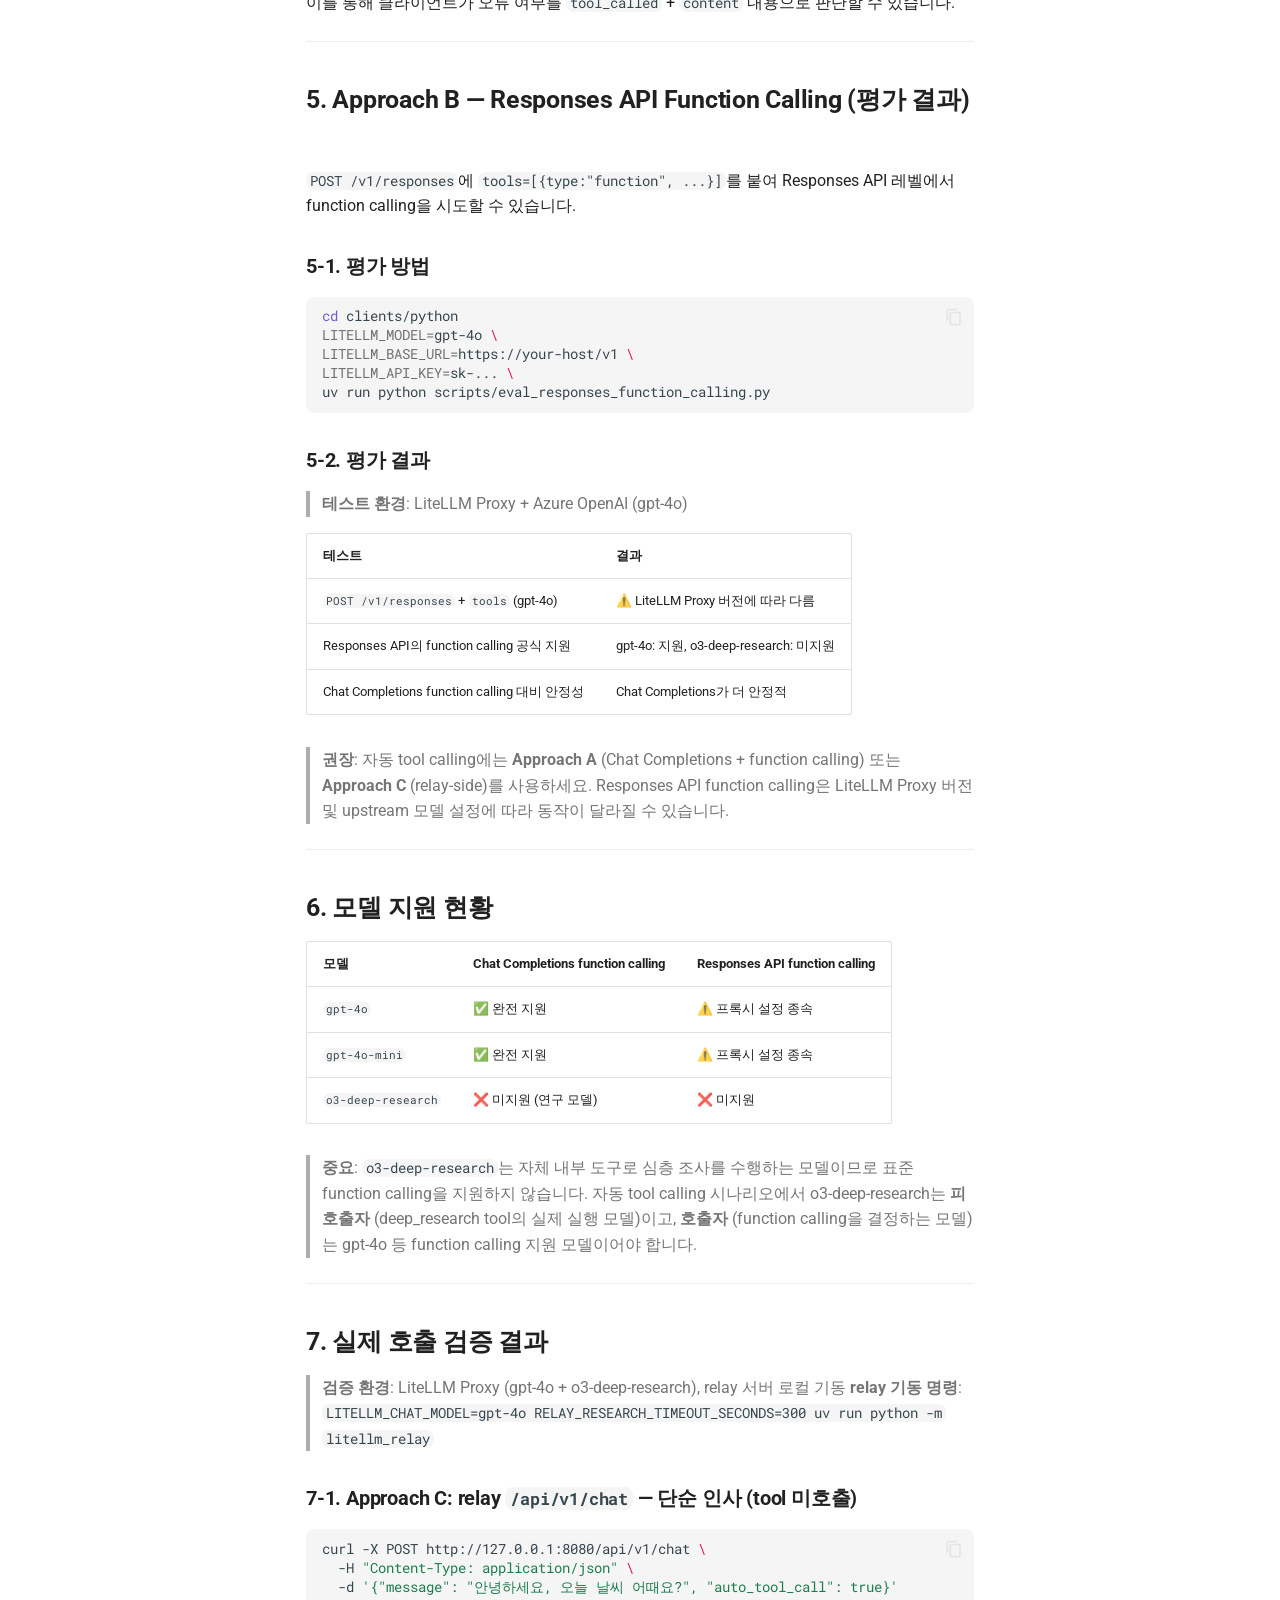
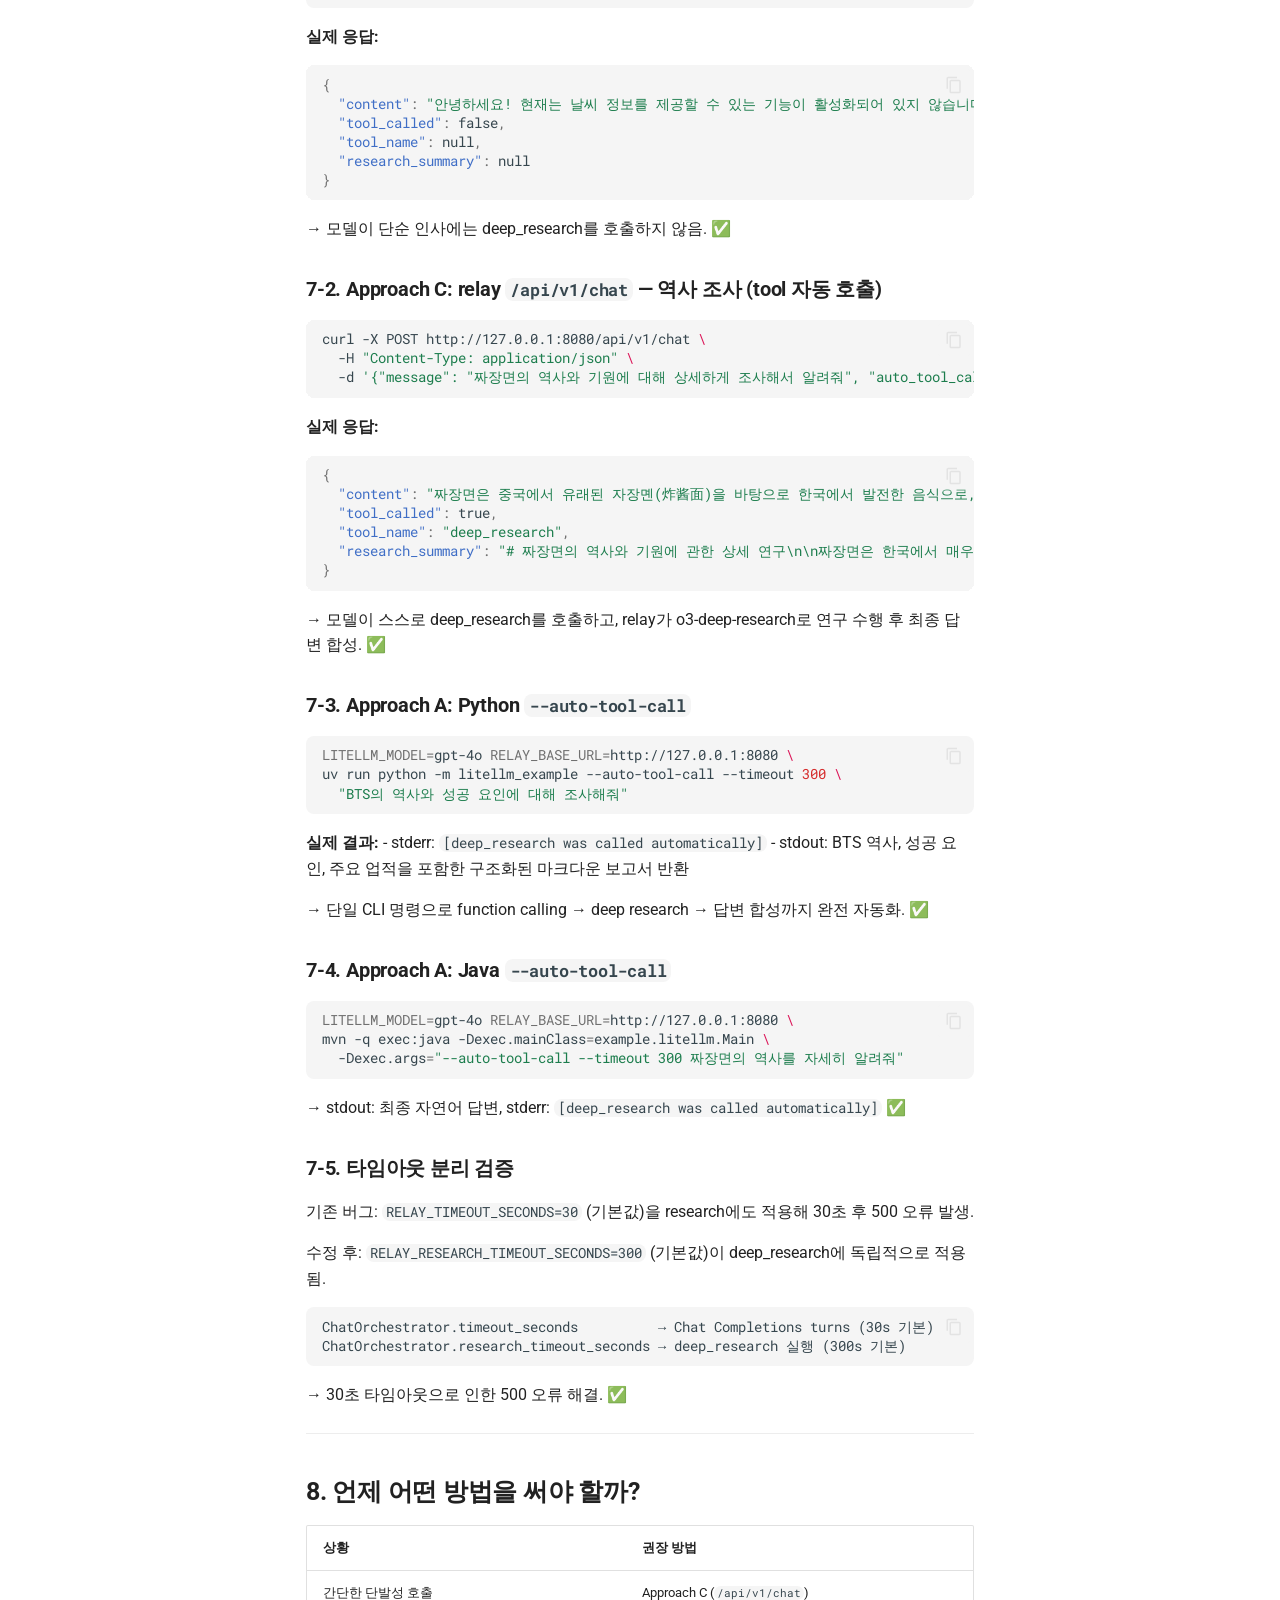
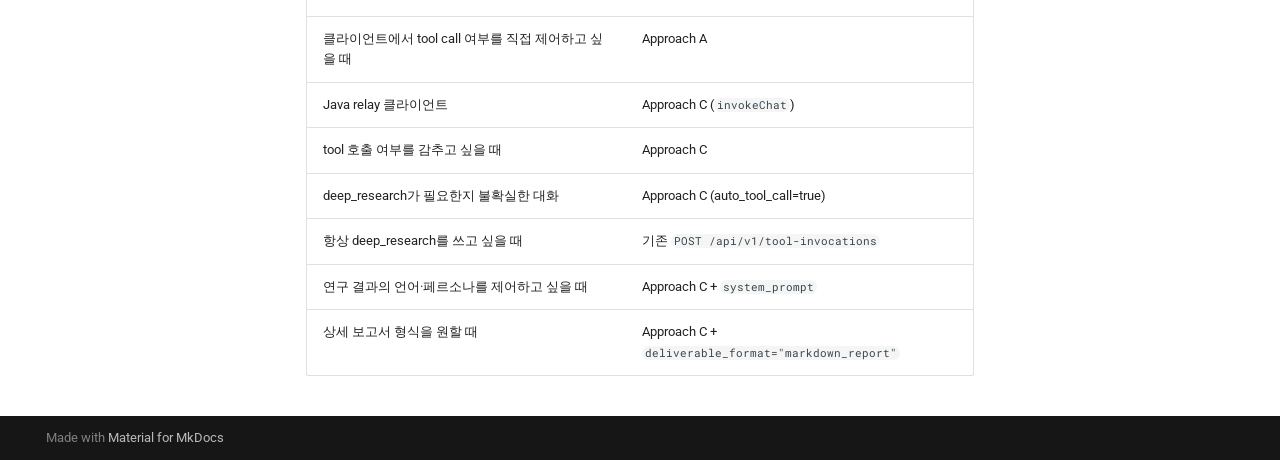
<file: ko/auto-toolcalling/index.html>
<!doctype html>
<html lang="ko" class="no-js">
  <head>
    
      <meta charset="utf-8">
      <meta name="viewport" content="width=device-width,initial-scale=1">
      
        <meta name="description" content="LiteLLM Proxy, Python, Java, relay 예제를 위한 한국어 문서 사이트">
      
      
      
        <link rel="canonical" href="https://seonghobae.github.io/litellm-o3-deep-research-rest-examples/ko/auto-toolcalling/">
      
      
        <link rel="prev" href="../responses-guide/">
      
      
        <link rel="next" href="../manual/">
      
      
        
      
      
      <link rel="icon" href="../../assets/images/favicon.png">
      <meta name="generator" content="mkdocs-1.6.1, mkdocs-material-9.7.5">
    
    
      
        <title>자동 Tool Calling - LiteLLM o3-deep-research 예제 문서</title>
      
    
    
      <link rel="stylesheet" href="../../assets/stylesheets/main.484c7ddc.min.css">
      
        
        <link rel="stylesheet" href="../../assets/stylesheets/palette.ab4e12ef.min.css">
      
      


    
    
      
    
    
      
        
        
        <link rel="preconnect" href="https://fonts.gstatic.com" crossorigin>
        <link rel="stylesheet" href="https://fonts.googleapis.com/css?family=Roboto:300,300i,400,400i,700,700i%7CRoboto+Mono:400,400i,700,700i&display=fallback">
        <style>:root{--md-text-font:"Roboto";--md-code-font:"Roboto Mono"}</style>
      
    
    
      <link rel="stylesheet" href="../../stylesheets/extra.css">
    
    <script>__md_scope=new URL("../..",location),__md_hash=e=>[...e].reduce(((e,_)=>(e<<5)-e+_.charCodeAt(0)),0),__md_get=(e,_=localStorage,t=__md_scope)=>JSON.parse(_.getItem(t.pathname+"."+e)),__md_set=(e,_,t=localStorage,a=__md_scope)=>{try{t.setItem(a.pathname+"."+e,JSON.stringify(_))}catch(e){}}</script>
    
      

    
    
  </head>
  
  
    
    
      
    
    
    
    
    <body dir="ltr" data-md-color-scheme="default" data-md-color-primary="indigo" data-md-color-accent="teal">
  
    
    <input class="md-toggle" data-md-toggle="drawer" type="checkbox" id="__drawer" autocomplete="off">
    <input class="md-toggle" data-md-toggle="search" type="checkbox" id="__search" autocomplete="off">
    <label class="md-overlay" for="__drawer"></label>
    <div data-md-component="skip">
      
        
        <a href="#tool-calling-deep_research" class="md-skip">
          콘텐츠로 이동
        </a>
      
    </div>
    <div data-md-component="announce">
      
    </div>
    
    
      

<header class="md-header" data-md-component="header">
  <nav class="md-header__inner md-grid" aria-label="상단/헤더">
    <a href="../.." title="LiteLLM o3-deep-research 예제 문서" class="md-header__button md-logo" aria-label="LiteLLM o3-deep-research 예제 문서" data-md-component="logo">
      
  
  <svg xmlns="http://www.w3.org/2000/svg" viewBox="0 0 24 24"><path d="M12 8a3 3 0 0 0 3-3 3 3 0 0 0-3-3 3 3 0 0 0-3 3 3 3 0 0 0 3 3m0 3.54C9.64 9.35 6.5 8 3 8v11c3.5 0 6.64 1.35 9 3.54 2.36-2.19 5.5-3.54 9-3.54V8c-3.5 0-6.64 1.35-9 3.54"/></svg>

    </a>
    <label class="md-header__button md-icon" for="__drawer">
      
      <svg xmlns="http://www.w3.org/2000/svg" viewBox="0 0 24 24"><path d="M3 6h18v2H3zm0 5h18v2H3zm0 5h18v2H3z"/></svg>
    </label>
    <div class="md-header__title" data-md-component="header-title">
      <div class="md-header__ellipsis">
        <div class="md-header__topic">
          <span class="md-ellipsis">
            LiteLLM o3-deep-research 예제 문서
          </span>
        </div>
        <div class="md-header__topic" data-md-component="header-topic">
          <span class="md-ellipsis">
            
              자동 Tool Calling
            
          </span>
        </div>
      </div>
    </div>
    
      
        <form class="md-header__option" data-md-component="palette">
  
    
    
    
    <input class="md-option" data-md-color-media="" data-md-color-scheme="default" data-md-color-primary="indigo" data-md-color-accent="teal"  aria-hidden="true"  type="radio" name="__palette" id="__palette_0">
    
  
</form>
      
    
    
      <script>var palette=__md_get("__palette");if(palette&&palette.color){if("(prefers-color-scheme)"===palette.color.media){var media=matchMedia("(prefers-color-scheme: light)"),input=document.querySelector(media.matches?"[data-md-color-media='(prefers-color-scheme: light)']":"[data-md-color-media='(prefers-color-scheme: dark)']");palette.color.media=input.getAttribute("data-md-color-media"),palette.color.scheme=input.getAttribute("data-md-color-scheme"),palette.color.primary=input.getAttribute("data-md-color-primary"),palette.color.accent=input.getAttribute("data-md-color-accent")}for(var[key,value]of Object.entries(palette.color))document.body.setAttribute("data-md-color-"+key,value)}</script>
    
    
    
      
      
        <label class="md-header__button md-icon" for="__search">
          
          <svg xmlns="http://www.w3.org/2000/svg" viewBox="0 0 24 24"><path d="M9.5 3A6.5 6.5 0 0 1 16 9.5c0 1.61-.59 3.09-1.56 4.23l.27.27h.79l5 5-1.5 1.5-5-5v-.79l-.27-.27A6.52 6.52 0 0 1 9.5 16 6.5 6.5 0 0 1 3 9.5 6.5 6.5 0 0 1 9.5 3m0 2C7 5 5 7 5 9.5S7 14 9.5 14 14 12 14 9.5 12 5 9.5 5"/></svg>
        </label>
        <div class="md-search" data-md-component="search" role="dialog">
  <label class="md-search__overlay" for="__search"></label>
  <div class="md-search__inner" role="search">
    <form class="md-search__form" name="search">
      <input type="text" class="md-search__input" name="query" aria-label="검색" placeholder="검색" autocapitalize="off" autocorrect="off" autocomplete="off" spellcheck="false" data-md-component="search-query" required>
      <label class="md-search__icon md-icon" for="__search">
        
        <svg xmlns="http://www.w3.org/2000/svg" viewBox="0 0 24 24"><path d="M9.5 3A6.5 6.5 0 0 1 16 9.5c0 1.61-.59 3.09-1.56 4.23l.27.27h.79l5 5-1.5 1.5-5-5v-.79l-.27-.27A6.52 6.52 0 0 1 9.5 16 6.5 6.5 0 0 1 3 9.5 6.5 6.5 0 0 1 9.5 3m0 2C7 5 5 7 5 9.5S7 14 9.5 14 14 12 14 9.5 12 5 9.5 5"/></svg>
        
        <svg xmlns="http://www.w3.org/2000/svg" viewBox="0 0 24 24"><path d="M20 11v2H8l5.5 5.5-1.42 1.42L4.16 12l7.92-7.92L13.5 5.5 8 11z"/></svg>
      </label>
      <nav class="md-search__options" aria-label="검색">
        
        <button type="reset" class="md-search__icon md-icon" title="지우기" aria-label="지우기" tabindex="-1">
          
          <svg xmlns="http://www.w3.org/2000/svg" viewBox="0 0 24 24"><path d="M19 6.41 17.59 5 12 10.59 6.41 5 5 6.41 10.59 12 5 17.59 6.41 19 12 13.41 17.59 19 19 17.59 13.41 12z"/></svg>
        </button>
      </nav>
      
        <div class="md-search__suggest" data-md-component="search-suggest"></div>
      
    </form>
    <div class="md-search__output">
      <div class="md-search__scrollwrap" tabindex="0" data-md-scrollfix>
        <div class="md-search-result" data-md-component="search-result">
          <div class="md-search-result__meta">
            검색 초기화
          </div>
          <ol class="md-search-result__list" role="presentation"></ol>
        </div>
      </div>
    </div>
  </div>
</div>
      
    
    
      <div class="md-header__source">
        <a href="https://github.com/seonghobae/litellm-o3-deep-research-rest-examples" title="저장소로 이동" class="md-source" data-md-component="source">
  <div class="md-source__icon md-icon">
    
    <svg xmlns="http://www.w3.org/2000/svg" viewBox="0 0 448 512"><!--! Font Awesome Free 7.1.0 by @fontawesome - https://fontawesome.com License - https://fontawesome.com/license/free (Icons: CC BY 4.0, Fonts: SIL OFL 1.1, Code: MIT License) Copyright 2025 Fonticons, Inc.--><path d="M439.6 236.1 244 40.5c-5.4-5.5-12.8-8.5-20.4-8.5s-15 3-20.4 8.4L162.5 81l51.5 51.5c27.1-9.1 52.7 16.8 43.4 43.7l49.7 49.7c34.2-11.8 61.2 31 35.5 56.7-26.5 26.5-70.2-2.9-56-37.3L240.3 199v121.9c25.3 12.5 22.3 41.8 9.1 55-6.4 6.4-15.2 10.1-24.3 10.1s-17.8-3.6-24.3-10.1c-17.6-17.6-11.1-46.9 11.2-56v-123c-20.8-8.5-24.6-30.7-18.6-45L142.6 101 8.5 235.1C3 240.6 0 247.9 0 255.5s3 15 8.5 20.4l195.6 195.7c5.4 5.4 12.7 8.4 20.4 8.4s15-3 20.4-8.4l194.7-194.7c5.4-5.4 8.4-12.8 8.4-20.4s-3-15-8.4-20.4"/></svg>
  </div>
  <div class="md-source__repository">
    seonghobae/litellm-o3-deep-research-rest-examples
  </div>
</a>
      </div>
    
  </nav>
  
</header>
    
    <div class="md-container" data-md-component="container">
      
      
        
          
            
<nav class="md-tabs" aria-label="탭" data-md-component="tabs">
  <div class="md-grid">
    <ul class="md-tabs__list">
      
        
  
  
  
  
    <li class="md-tabs__item">
      <a href="../.." class="md-tabs__link">
        
  
  
    
  
  홈

      </a>
    </li>
  

      
        
  
  
  
  
    <li class="md-tabs__item">
      <a href="../quickstart/" class="md-tabs__link">
        
  
  
    
  
  시작하기

      </a>
    </li>
  

      
        
  
  
  
    
  
  
    
    
      <li class="md-tabs__item md-tabs__item--active">
        <a href="../python-example/" class="md-tabs__link">
          
  
  
  예제

        </a>
      </li>
    
  

      
        
  
  
  
  
    
    
      <li class="md-tabs__item">
        <a href="../manual/" class="md-tabs__link">
          
  
  
  참고

        </a>
      </li>
    
  

      
    </ul>
  </div>
</nav>
          
        
      
      <main class="md-main" data-md-component="main">
        <div class="md-main__inner md-grid">
          
            
              
              <div class="md-sidebar md-sidebar--primary" data-md-component="sidebar" data-md-type="navigation" >
                <div class="md-sidebar__scrollwrap">
                  <div class="md-sidebar__inner">
                    


  


<nav class="md-nav md-nav--primary md-nav--lifted" aria-label="네비게이션" data-md-level="0">
  <label class="md-nav__title" for="__drawer">
    <a href="../.." title="LiteLLM o3-deep-research 예제 문서" class="md-nav__button md-logo" aria-label="LiteLLM o3-deep-research 예제 문서" data-md-component="logo">
      
  
  <svg xmlns="http://www.w3.org/2000/svg" viewBox="0 0 24 24"><path d="M12 8a3 3 0 0 0 3-3 3 3 0 0 0-3-3 3 3 0 0 0-3 3 3 3 0 0 0 3 3m0 3.54C9.64 9.35 6.5 8 3 8v11c3.5 0 6.64 1.35 9 3.54 2.36-2.19 5.5-3.54 9-3.54V8c-3.5 0-6.64 1.35-9 3.54"/></svg>

    </a>
    LiteLLM o3-deep-research 예제 문서
  </label>
  
    <div class="md-nav__source">
      <a href="https://github.com/seonghobae/litellm-o3-deep-research-rest-examples" title="저장소로 이동" class="md-source" data-md-component="source">
  <div class="md-source__icon md-icon">
    
    <svg xmlns="http://www.w3.org/2000/svg" viewBox="0 0 448 512"><!--! Font Awesome Free 7.1.0 by @fontawesome - https://fontawesome.com License - https://fontawesome.com/license/free (Icons: CC BY 4.0, Fonts: SIL OFL 1.1, Code: MIT License) Copyright 2025 Fonticons, Inc.--><path d="M439.6 236.1 244 40.5c-5.4-5.5-12.8-8.5-20.4-8.5s-15 3-20.4 8.4L162.5 81l51.5 51.5c27.1-9.1 52.7 16.8 43.4 43.7l49.7 49.7c34.2-11.8 61.2 31 35.5 56.7-26.5 26.5-70.2-2.9-56-37.3L240.3 199v121.9c25.3 12.5 22.3 41.8 9.1 55-6.4 6.4-15.2 10.1-24.3 10.1s-17.8-3.6-24.3-10.1c-17.6-17.6-11.1-46.9 11.2-56v-123c-20.8-8.5-24.6-30.7-18.6-45L142.6 101 8.5 235.1C3 240.6 0 247.9 0 255.5s3 15 8.5 20.4l195.6 195.7c5.4 5.4 12.7 8.4 20.4 8.4s15-3 20.4-8.4l194.7-194.7c5.4-5.4 8.4-12.8 8.4-20.4s-3-15-8.4-20.4"/></svg>
  </div>
  <div class="md-source__repository">
    seonghobae/litellm-o3-deep-research-rest-examples
  </div>
</a>
    </div>
  
  <ul class="md-nav__list" data-md-scrollfix>
    
      
      
  
  
  
  
    <li class="md-nav__item">
      <a href="../.." class="md-nav__link">
        
  
  
  <span class="md-ellipsis">
    
  
    홈
  

    
  </span>
  
  

      </a>
    </li>
  

    
      
      
  
  
  
  
    <li class="md-nav__item">
      <a href="../quickstart/" class="md-nav__link">
        
  
  
  <span class="md-ellipsis">
    
  
    시작하기
  

    
  </span>
  
  

      </a>
    </li>
  

    
      
      
  
  
    
  
  
  
    
    
    
    
      
        
        
      
      
        
      
    
    
    <li class="md-nav__item md-nav__item--active md-nav__item--section md-nav__item--nested">
      
        
        
        <input class="md-nav__toggle md-toggle " type="checkbox" id="__nav_3" checked>
        
          
          <label class="md-nav__link" for="__nav_3" id="__nav_3_label" tabindex="">
            
  
  
  <span class="md-ellipsis">
    
  
    예제
  

    
  </span>
  
  

            <span class="md-nav__icon md-icon"></span>
          </label>
        
        <nav class="md-nav" data-md-level="1" aria-labelledby="__nav_3_label" aria-expanded="true">
          <label class="md-nav__title" for="__nav_3">
            <span class="md-nav__icon md-icon"></span>
            
  
    예제
  

          </label>
          <ul class="md-nav__list" data-md-scrollfix>
            
              
                
  
  
  
  
    <li class="md-nav__item">
      <a href="../python-example/" class="md-nav__link">
        
  
  
  <span class="md-ellipsis">
    
  
    Python 직접 호출
  

    
  </span>
  
  

      </a>
    </li>
  

              
            
              
                
  
  
  
  
    <li class="md-nav__item">
      <a href="../java-example/" class="md-nav__link">
        
  
  
  <span class="md-ellipsis">
    
  
    Java 직접 호출
  

    
  </span>
  
  

      </a>
    </li>
  

              
            
              
                
  
  
  
  
    <li class="md-nav__item">
      <a href="../relay-example/" class="md-nav__link">
        
  
  
  <span class="md-ellipsis">
    
  
    Relay 중계 예제
  

    
  </span>
  
  

      </a>
    </li>
  

              
            
              
                
  
  
  
  
    <li class="md-nav__item">
      <a href="../responses-guide/" class="md-nav__link">
        
  
  
  <span class="md-ellipsis">
    
  
    Responses / Background / Relay 스트리밍
  

    
  </span>
  
  

      </a>
    </li>
  

              
            
              
                
  
  
    
  
  
  
    <li class="md-nav__item md-nav__item--active">
      
      <input class="md-nav__toggle md-toggle" type="checkbox" id="__toc">
      
      
        
      
      
        <label class="md-nav__link md-nav__link--active" for="__toc">
          
  
  
  <span class="md-ellipsis">
    
  
    자동 Tool Calling
  

    
  </span>
  
  

          <span class="md-nav__icon md-icon"></span>
        </label>
      
      <a href="./" class="md-nav__link md-nav__link--active">
        
  
  
  <span class="md-ellipsis">
    
  
    자동 Tool Calling
  

    
  </span>
  
  

      </a>
      
        

<nav class="md-nav md-nav--secondary" aria-label="목차">
  
  
  
    
  
  
    <label class="md-nav__title" for="__toc">
      <span class="md-nav__icon md-icon"></span>
      목차
    </label>
    <ul class="md-nav__list" data-md-component="toc" data-md-scrollfix>
      
        <li class="md-nav__item">
  <a href="#1-function-calling" class="md-nav__link">
    <span class="md-ellipsis">
      
        1. 개념: Function Calling이란?
      
    </span>
  </a>
  
</li>
      
        <li class="md-nav__item">
  <a href="#2" class="md-nav__link">
    <span class="md-ellipsis">
      
        2. 세 가지 접근 방법
      
    </span>
  </a>
  
</li>
      
        <li class="md-nav__item">
  <a href="#3-approach-a-client-side-function-calling" class="md-nav__link">
    <span class="md-ellipsis">
      
        3. Approach A — Client-Side Function Calling
      
    </span>
  </a>
  
    <nav class="md-nav" aria-label="3. Approach A — Client-Side Function Calling">
      <ul class="md-nav__list">
        
          <li class="md-nav__item">
  <a href="#3-1-python-auto-tool-call" class="md-nav__link">
    <span class="md-ellipsis">
      
        3-1. Python — --auto-tool-call 플래그
      
    </span>
  </a>
  
</li>
        
          <li class="md-nav__item">
  <a href="#3-2-java-auto-tool-call" class="md-nav__link">
    <span class="md-ellipsis">
      
        3-2. Java — --auto-tool-call 플래그
      
    </span>
  </a>
  
</li>
        
          <li class="md-nav__item">
  <a href="#3-3-approach-a" class="md-nav__link">
    <span class="md-ellipsis">
      
        3-3. Approach A 내부 동작
      
    </span>
  </a>
  
</li>
        
      </ul>
    </nav>
  
</li>
      
        <li class="md-nav__item">
  <a href="#4-approach-c-relay-side-orchestration-post-apiv1chat" class="md-nav__link">
    <span class="md-ellipsis">
      
        4. Approach C — Relay-Side Orchestration (POST /api/v1/chat)
      
    </span>
  </a>
  
    <nav class="md-nav" aria-label="4. Approach C — Relay-Side Orchestration (POST /api/v1/chat)">
      <ul class="md-nav__list">
        
          <li class="md-nav__item">
  <a href="#4-1-api" class="md-nav__link">
    <span class="md-ellipsis">
      
        4-1. API 사용법
      
    </span>
  </a>
  
</li>
        
          <li class="md-nav__item">
  <a href="#4-2-auto_tool_call-false-tool" class="md-nav__link">
    <span class="md-ellipsis">
      
        4-2. auto_tool_call: false로 tool 비활성화
      
    </span>
  </a>
  
</li>
        
          <li class="md-nav__item">
  <a href="#4-3-context" class="md-nav__link">
    <span class="md-ellipsis">
      
        4-3. context 추가
      
    </span>
  </a>
  
</li>
        
          <li class="md-nav__item">
  <a href="#4-4-system_prompt-deep_research" class="md-nav__link">
    <span class="md-ellipsis">
      
        4-4. system_prompt — deep_research에 페르소나·언어·형식 주입
      
    </span>
  </a>
  
</li>
        
          <li class="md-nav__item">
  <a href="#4-5-deliverable_format" class="md-nav__link">
    <span class="md-ellipsis">
      
        4-5. deliverable_format — 산출물 형식 폴백 지정
      
    </span>
  </a>
  
</li>
        
          <li class="md-nav__item">
  <a href="#4-6-java-relay" class="md-nav__link">
    <span class="md-ellipsis">
      
        4-6. Java relay 클라이언트에서 사용
      
    </span>
  </a>
  
</li>
        
          <li class="md-nav__item">
  <a href="#4-7-relay-chat-model-timeout" class="md-nav__link">
    <span class="md-ellipsis">
      
        4-7. Relay 설정 — chat model과 timeout
      
    </span>
  </a>
  
</li>
        
          <li class="md-nav__item">
  <a href="#4-8-timeout-chat-timeout-vs-research-timeout" class="md-nav__link">
    <span class="md-ellipsis">
      
        4-8. Timeout 설정 — chat timeout vs research timeout
      
    </span>
  </a>
  
</li>
        
          <li class="md-nav__item">
  <a href="#4-9" class="md-nav__link">
    <span class="md-ellipsis">
      
        4-9. 에러 처리
      
    </span>
  </a>
  
</li>
        
      </ul>
    </nav>
  
</li>
      
        <li class="md-nav__item">
  <a href="#5-approach-b-responses-api-function-calling" class="md-nav__link">
    <span class="md-ellipsis">
      
        5. Approach B — Responses API Function Calling (평가 결과)
      
    </span>
  </a>
  
    <nav class="md-nav" aria-label="5. Approach B — Responses API Function Calling (평가 결과)">
      <ul class="md-nav__list">
        
          <li class="md-nav__item">
  <a href="#5-1" class="md-nav__link">
    <span class="md-ellipsis">
      
        5-1. 평가 방법
      
    </span>
  </a>
  
</li>
        
          <li class="md-nav__item">
  <a href="#5-2" class="md-nav__link">
    <span class="md-ellipsis">
      
        5-2. 평가 결과
      
    </span>
  </a>
  
</li>
        
      </ul>
    </nav>
  
</li>
      
        <li class="md-nav__item">
  <a href="#6" class="md-nav__link">
    <span class="md-ellipsis">
      
        6. 모델 지원 현황
      
    </span>
  </a>
  
</li>
      
        <li class="md-nav__item">
  <a href="#7" class="md-nav__link">
    <span class="md-ellipsis">
      
        7. 실제 호출 검증 결과
      
    </span>
  </a>
  
    <nav class="md-nav" aria-label="7. 실제 호출 검증 결과">
      <ul class="md-nav__list">
        
          <li class="md-nav__item">
  <a href="#7-1-approach-c-relay-apiv1chat-tool" class="md-nav__link">
    <span class="md-ellipsis">
      
        7-1. Approach C: relay /api/v1/chat — 단순 인사 (tool 미호출)
      
    </span>
  </a>
  
</li>
        
          <li class="md-nav__item">
  <a href="#7-2-approach-c-relay-apiv1chat-tool" class="md-nav__link">
    <span class="md-ellipsis">
      
        7-2. Approach C: relay /api/v1/chat — 역사 조사 (tool 자동 호출)
      
    </span>
  </a>
  
</li>
        
          <li class="md-nav__item">
  <a href="#7-3-approach-a-python-auto-tool-call" class="md-nav__link">
    <span class="md-ellipsis">
      
        7-3. Approach A: Python --auto-tool-call
      
    </span>
  </a>
  
</li>
        
          <li class="md-nav__item">
  <a href="#7-4-approach-a-java-auto-tool-call" class="md-nav__link">
    <span class="md-ellipsis">
      
        7-4. Approach A: Java --auto-tool-call
      
    </span>
  </a>
  
</li>
        
          <li class="md-nav__item">
  <a href="#7-5" class="md-nav__link">
    <span class="md-ellipsis">
      
        7-5. 타임아웃 분리 검증
      
    </span>
  </a>
  
</li>
        
      </ul>
    </nav>
  
</li>
      
        <li class="md-nav__item">
  <a href="#8" class="md-nav__link">
    <span class="md-ellipsis">
      
        8. 언제 어떤 방법을 써야 할까?
      
    </span>
  </a>
  
</li>
      
    </ul>
  
</nav>
      
    </li>
  

              
            
          </ul>
        </nav>
      
    </li>
  

    
      
      
  
  
  
  
    
    
    
    
      
      
        
      
    
    
    <li class="md-nav__item md-nav__item--nested">
      
        
        
        <input class="md-nav__toggle md-toggle " type="checkbox" id="__nav_4" >
        
          
          <label class="md-nav__link" for="__nav_4" id="__nav_4_label" tabindex="0">
            
  
  
  <span class="md-ellipsis">
    
  
    참고
  

    
  </span>
  
  

            <span class="md-nav__icon md-icon"></span>
          </label>
        
        <nav class="md-nav" data-md-level="1" aria-labelledby="__nav_4_label" aria-expanded="false">
          <label class="md-nav__title" for="__nav_4">
            <span class="md-nav__icon md-icon"></span>
            
  
    참고
  

          </label>
          <ul class="md-nav__list" data-md-scrollfix>
            
              
                
  
  
  
  
    <li class="md-nav__item">
      <a href="../manual/" class="md-nav__link">
        
  
  
  <span class="md-ellipsis">
    
  
    통합 매뉴얼
  

    
  </span>
  
  

      </a>
    </li>
  

              
            
              
                
  
  
  
  
    <li class="md-nav__item">
      <a href="../faq/" class="md-nav__link">
        
  
  
  <span class="md-ellipsis">
    
  
    FAQ
  

    
  </span>
  
  

      </a>
    </li>
  

              
            
              
                
  
  
  
  
    <li class="md-nav__item">
      <a href="../relay-toolcalling-plan/" class="md-nav__link">
        
  
  
  <span class="md-ellipsis">
    
  
    중계 예제 구현 계획(보관)
  

    
  </span>
  
  

      </a>
    </li>
  

              
            
              
                
  
  
  
  
    <li class="md-nav__item">
      <a href="../../operations/deploy-runbook/" class="md-nav__link">
        
  
  
  <span class="md-ellipsis">
    
  
    배포 런북
  

    
  </span>
  
  

      </a>
    </li>
  

              
            
          </ul>
        </nav>
      
    </li>
  

    
  </ul>
</nav>
                  </div>
                </div>
              </div>
            
            
              
              <div class="md-sidebar md-sidebar--secondary" data-md-component="sidebar" data-md-type="toc" >
                <div class="md-sidebar__scrollwrap">
                  <div class="md-sidebar__inner">
                    

<nav class="md-nav md-nav--secondary" aria-label="목차">
  
  
  
    
  
  
    <label class="md-nav__title" for="__toc">
      <span class="md-nav__icon md-icon"></span>
      목차
    </label>
    <ul class="md-nav__list" data-md-component="toc" data-md-scrollfix>
      
        <li class="md-nav__item">
  <a href="#1-function-calling" class="md-nav__link">
    <span class="md-ellipsis">
      
        1. 개념: Function Calling이란?
      
    </span>
  </a>
  
</li>
      
        <li class="md-nav__item">
  <a href="#2" class="md-nav__link">
    <span class="md-ellipsis">
      
        2. 세 가지 접근 방법
      
    </span>
  </a>
  
</li>
      
        <li class="md-nav__item">
  <a href="#3-approach-a-client-side-function-calling" class="md-nav__link">
    <span class="md-ellipsis">
      
        3. Approach A — Client-Side Function Calling
      
    </span>
  </a>
  
    <nav class="md-nav" aria-label="3. Approach A — Client-Side Function Calling">
      <ul class="md-nav__list">
        
          <li class="md-nav__item">
  <a href="#3-1-python-auto-tool-call" class="md-nav__link">
    <span class="md-ellipsis">
      
        3-1. Python — --auto-tool-call 플래그
      
    </span>
  </a>
  
</li>
        
          <li class="md-nav__item">
  <a href="#3-2-java-auto-tool-call" class="md-nav__link">
    <span class="md-ellipsis">
      
        3-2. Java — --auto-tool-call 플래그
      
    </span>
  </a>
  
</li>
        
          <li class="md-nav__item">
  <a href="#3-3-approach-a" class="md-nav__link">
    <span class="md-ellipsis">
      
        3-3. Approach A 내부 동작
      
    </span>
  </a>
  
</li>
        
      </ul>
    </nav>
  
</li>
      
        <li class="md-nav__item">
  <a href="#4-approach-c-relay-side-orchestration-post-apiv1chat" class="md-nav__link">
    <span class="md-ellipsis">
      
        4. Approach C — Relay-Side Orchestration (POST /api/v1/chat)
      
    </span>
  </a>
  
    <nav class="md-nav" aria-label="4. Approach C — Relay-Side Orchestration (POST /api/v1/chat)">
      <ul class="md-nav__list">
        
          <li class="md-nav__item">
  <a href="#4-1-api" class="md-nav__link">
    <span class="md-ellipsis">
      
        4-1. API 사용법
      
    </span>
  </a>
  
</li>
        
          <li class="md-nav__item">
  <a href="#4-2-auto_tool_call-false-tool" class="md-nav__link">
    <span class="md-ellipsis">
      
        4-2. auto_tool_call: false로 tool 비활성화
      
    </span>
  </a>
  
</li>
        
          <li class="md-nav__item">
  <a href="#4-3-context" class="md-nav__link">
    <span class="md-ellipsis">
      
        4-3. context 추가
      
    </span>
  </a>
  
</li>
        
          <li class="md-nav__item">
  <a href="#4-4-system_prompt-deep_research" class="md-nav__link">
    <span class="md-ellipsis">
      
        4-4. system_prompt — deep_research에 페르소나·언어·형식 주입
      
    </span>
  </a>
  
</li>
        
          <li class="md-nav__item">
  <a href="#4-5-deliverable_format" class="md-nav__link">
    <span class="md-ellipsis">
      
        4-5. deliverable_format — 산출물 형식 폴백 지정
      
    </span>
  </a>
  
</li>
        
          <li class="md-nav__item">
  <a href="#4-6-java-relay" class="md-nav__link">
    <span class="md-ellipsis">
      
        4-6. Java relay 클라이언트에서 사용
      
    </span>
  </a>
  
</li>
        
          <li class="md-nav__item">
  <a href="#4-7-relay-chat-model-timeout" class="md-nav__link">
    <span class="md-ellipsis">
      
        4-7. Relay 설정 — chat model과 timeout
      
    </span>
  </a>
  
</li>
        
          <li class="md-nav__item">
  <a href="#4-8-timeout-chat-timeout-vs-research-timeout" class="md-nav__link">
    <span class="md-ellipsis">
      
        4-8. Timeout 설정 — chat timeout vs research timeout
      
    </span>
  </a>
  
</li>
        
          <li class="md-nav__item">
  <a href="#4-9" class="md-nav__link">
    <span class="md-ellipsis">
      
        4-9. 에러 처리
      
    </span>
  </a>
  
</li>
        
      </ul>
    </nav>
  
</li>
      
        <li class="md-nav__item">
  <a href="#5-approach-b-responses-api-function-calling" class="md-nav__link">
    <span class="md-ellipsis">
      
        5. Approach B — Responses API Function Calling (평가 결과)
      
    </span>
  </a>
  
    <nav class="md-nav" aria-label="5. Approach B — Responses API Function Calling (평가 결과)">
      <ul class="md-nav__list">
        
          <li class="md-nav__item">
  <a href="#5-1" class="md-nav__link">
    <span class="md-ellipsis">
      
        5-1. 평가 방법
      
    </span>
  </a>
  
</li>
        
          <li class="md-nav__item">
  <a href="#5-2" class="md-nav__link">
    <span class="md-ellipsis">
      
        5-2. 평가 결과
      
    </span>
  </a>
  
</li>
        
      </ul>
    </nav>
  
</li>
      
        <li class="md-nav__item">
  <a href="#6" class="md-nav__link">
    <span class="md-ellipsis">
      
        6. 모델 지원 현황
      
    </span>
  </a>
  
</li>
      
        <li class="md-nav__item">
  <a href="#7" class="md-nav__link">
    <span class="md-ellipsis">
      
        7. 실제 호출 검증 결과
      
    </span>
  </a>
  
    <nav class="md-nav" aria-label="7. 실제 호출 검증 결과">
      <ul class="md-nav__list">
        
          <li class="md-nav__item">
  <a href="#7-1-approach-c-relay-apiv1chat-tool" class="md-nav__link">
    <span class="md-ellipsis">
      
        7-1. Approach C: relay /api/v1/chat — 단순 인사 (tool 미호출)
      
    </span>
  </a>
  
</li>
        
          <li class="md-nav__item">
  <a href="#7-2-approach-c-relay-apiv1chat-tool" class="md-nav__link">
    <span class="md-ellipsis">
      
        7-2. Approach C: relay /api/v1/chat — 역사 조사 (tool 자동 호출)
      
    </span>
  </a>
  
</li>
        
          <li class="md-nav__item">
  <a href="#7-3-approach-a-python-auto-tool-call" class="md-nav__link">
    <span class="md-ellipsis">
      
        7-3. Approach A: Python --auto-tool-call
      
    </span>
  </a>
  
</li>
        
          <li class="md-nav__item">
  <a href="#7-4-approach-a-java-auto-tool-call" class="md-nav__link">
    <span class="md-ellipsis">
      
        7-4. Approach A: Java --auto-tool-call
      
    </span>
  </a>
  
</li>
        
          <li class="md-nav__item">
  <a href="#7-5" class="md-nav__link">
    <span class="md-ellipsis">
      
        7-5. 타임아웃 분리 검증
      
    </span>
  </a>
  
</li>
        
      </ul>
    </nav>
  
</li>
      
        <li class="md-nav__item">
  <a href="#8" class="md-nav__link">
    <span class="md-ellipsis">
      
        8. 언제 어떤 방법을 써야 할까?
      
    </span>
  </a>
  
</li>
      
    </ul>
  
</nav>
                  </div>
                </div>
              </div>
            
          
          
            <div class="md-content" data-md-component="content">
              
              <article class="md-content__inner md-typeset">
                
                  


  
  


<h1 id="tool-calling-deep_research">자동 Tool Calling — 일반 대화 중 deep_research 자동 개입<a class="headerlink" href="#tool-calling-deep_research" title="Permanent link">&para;</a></h1>
<p>이 페이지는 일반 대화(chat) 중에 모델이 스스로 <code>deep_research</code> 도구를 선택해서 호출하는
<strong>자동 tool calling</strong> 기능을 설명합니다.</p>
<hr />
<h2 id="1-function-calling">1. 개념: Function Calling이란?<a class="headerlink" href="#1-function-calling" title="Permanent link">&para;</a></h2>
<p>기존 방식에서는 항상 사용자가 명시적으로 <code>POST /api/v1/tool-invocations</code>를 호출해야
deep research가 실행됐습니다.</p>
<p>자동 tool calling은 다릅니다. OpenAI의 <strong>function calling</strong> 패턴을 활용하면 모델이
스스로 "이 질문은 deep_research가 필요하다"고 판단해서 도구를 자동으로 호출합니다.</p>
<div class="highlight"><pre><span></span><code><a id="__codelineno-0-1" name="__codelineno-0-1" href="#__codelineno-0-1"></a>사용자: &quot;짜장면의 역사를 자세히 알려줘&quot;
<a id="__codelineno-0-2" name="__codelineno-0-2" href="#__codelineno-0-2"></a>         ↓
<a id="__codelineno-0-3" name="__codelineno-0-3" href="#__codelineno-0-3"></a>  모델 판단: &quot;이건 deep_research가 필요한 질문이다&quot;
<a id="__codelineno-0-4" name="__codelineno-0-4" href="#__codelineno-0-4"></a>         ↓
<a id="__codelineno-0-5" name="__codelineno-0-5" href="#__codelineno-0-5"></a>  모델 → deep_research(&quot;짜장면의 역사&quot;) 호출
<a id="__codelineno-0-6" name="__codelineno-0-6" href="#__codelineno-0-6"></a>         ↓
<a id="__codelineno-0-7" name="__codelineno-0-7" href="#__codelineno-0-7"></a>  deep_research 실행 (실제 연구 수행)
<a id="__codelineno-0-8" name="__codelineno-0-8" href="#__codelineno-0-8"></a>         ↓
<a id="__codelineno-0-9" name="__codelineno-0-9" href="#__codelineno-0-9"></a>  모델이 연구 결과를 읽고 자연어로 답변 합성
<a id="__codelineno-0-10" name="__codelineno-0-10" href="#__codelineno-0-10"></a>         ↓
<a id="__codelineno-0-11" name="__codelineno-0-11" href="#__codelineno-0-11"></a>사용자: 최종 답변 수령
</code></pre></div>
<hr />
<h2 id="2">2. 세 가지 접근 방법<a class="headerlink" href="#2" title="Permanent link">&para;</a></h2>
<p>이 저장소는 세 가지 방법을 모두 구현하고 평가합니다.</p>
<table>
<thead>
<tr>
<th>방법</th>
<th>누가 tool call을 실행?</th>
<th>클라이언트 부담</th>
<th>투명성</th>
</tr>
</thead>
<tbody>
<tr>
<td><strong>A: Client-side</strong> (Python/Java)</td>
<td>클라이언트 직접</td>
<td>높음 (3-turn 로직 직접 구현)</td>
<td>낮음 (구현 필요)</td>
</tr>
<tr>
<td><strong>C: Relay-side</strong> (<code>/api/v1/chat</code>)</td>
<td>relay 서버</td>
<td>낮음 (단순 POST)</td>
<td>높음 (완전 투명)</td>
</tr>
<tr>
<td><strong>B: Responses API</strong></td>
<td>모델/LiteLLM</td>
<td>낮음</td>
<td>모델 종속</td>
</tr>
</tbody>
</table>
<hr />
<h2 id="3-approach-a-client-side-function-calling">3. Approach A — Client-Side Function Calling<a class="headerlink" href="#3-approach-a-client-side-function-calling" title="Permanent link">&para;</a></h2>
<p>클라이언트가 Chat Completions에 <code>deep_research</code> function schema를 붙여서 1차 호출 → tool call 감지 → relay 호출 → 2차 완성 호출을 직접 수행합니다.</p>
<h3 id="3-1-python-auto-tool-call">3-1. Python — <code>--auto-tool-call</code> 플래그<a class="headerlink" href="#3-1-python-auto-tool-call" title="Permanent link">&para;</a></h3>
<div class="highlight"><pre><span></span><code><a id="__codelineno-1-1" name="__codelineno-1-1" href="#__codelineno-1-1"></a><span class="nb">cd</span><span class="w"> </span>clients/python
<a id="__codelineno-1-2" name="__codelineno-1-2" href="#__codelineno-1-2"></a>
<a id="__codelineno-1-3" name="__codelineno-1-3" href="#__codelineno-1-3"></a><span class="c1"># relay 서버가 떠 있어야 합니다 (터미널 A)</span>
<a id="__codelineno-1-4" name="__codelineno-1-4" href="#__codelineno-1-4"></a><span class="c1"># cd relay &amp;&amp; uv run python -m litellm_relay</span>
<a id="__codelineno-1-5" name="__codelineno-1-5" href="#__codelineno-1-5"></a>
<a id="__codelineno-1-6" name="__codelineno-1-6" href="#__codelineno-1-6"></a><span class="c1"># Python 클라이언트에서 자동 tool calling (터미널 B)</span>
<a id="__codelineno-1-7" name="__codelineno-1-7" href="#__codelineno-1-7"></a><span class="nv">LITELLM_MODEL</span><span class="o">=</span>gpt-4o<span class="w"> </span><span class="se">\</span>
<a id="__codelineno-1-8" name="__codelineno-1-8" href="#__codelineno-1-8"></a><span class="nv">RELAY_BASE_URL</span><span class="o">=</span>http://127.0.0.1:8080<span class="w"> </span><span class="se">\</span>
<a id="__codelineno-1-9" name="__codelineno-1-9" href="#__codelineno-1-9"></a>uv<span class="w"> </span>run<span class="w"> </span>python<span class="w"> </span>-m<span class="w"> </span>litellm_example<span class="w"> </span><span class="se">\</span>
<a id="__codelineno-1-10" name="__codelineno-1-10" href="#__codelineno-1-10"></a><span class="w">  </span>--auto-tool-call<span class="w"> </span><span class="se">\</span>
<a id="__codelineno-1-11" name="__codelineno-1-11" href="#__codelineno-1-11"></a><span class="w">  </span>--timeout<span class="w"> </span><span class="m">120</span><span class="w"> </span><span class="se">\</span>
<a id="__codelineno-1-12" name="__codelineno-1-12" href="#__codelineno-1-12"></a><span class="w">  </span><span class="s2">&quot;짜장면의 역사를 자세히 알려줘&quot;</span>
</code></pre></div>
<p>도구가 호출됐으면 stderr에 <code>[deep_research was called automatically]</code>가 출력됩니다.</p>
<p>코드에서 직접 사용:</p>
<div class="highlight"><pre><span></span><code><a id="__codelineno-2-1" name="__codelineno-2-1" href="#__codelineno-2-1"></a><span class="kn">from</span><span class="w"> </span><span class="nn">litellm_example.client</span><span class="w"> </span><span class="kn">import</span> <span class="n">LiteLLMClient</span>
<a id="__codelineno-2-2" name="__codelineno-2-2" href="#__codelineno-2-2"></a>
<a id="__codelineno-2-3" name="__codelineno-2-3" href="#__codelineno-2-3"></a><span class="n">client</span> <span class="o">=</span> <span class="n">LiteLLMClient</span><span class="p">(</span><span class="n">base_url</span><span class="p">,</span> <span class="n">api_key</span><span class="p">,</span> <span class="n">model</span><span class="o">=</span><span class="s2">&quot;gpt-4o&quot;</span><span class="p">)</span>
<a id="__codelineno-2-4" name="__codelineno-2-4" href="#__codelineno-2-4"></a><span class="n">answer</span><span class="p">,</span> <span class="n">tool_called</span> <span class="o">=</span> <span class="n">client</span><span class="o">.</span><span class="n">create_chat_with_tool_calling</span><span class="p">(</span>
<a id="__codelineno-2-5" name="__codelineno-2-5" href="#__codelineno-2-5"></a>    <span class="s2">&quot;짜장면의 역사를 자세히 알려줘&quot;</span><span class="p">,</span>
<a id="__codelineno-2-6" name="__codelineno-2-6" href="#__codelineno-2-6"></a>    <span class="n">relay_base_url</span><span class="o">=</span><span class="s2">&quot;http://127.0.0.1:8080&quot;</span><span class="p">,</span>
<a id="__codelineno-2-7" name="__codelineno-2-7" href="#__codelineno-2-7"></a><span class="p">)</span>
<a id="__codelineno-2-8" name="__codelineno-2-8" href="#__codelineno-2-8"></a><span class="nb">print</span><span class="p">(</span><span class="n">answer</span><span class="p">)</span>
<a id="__codelineno-2-9" name="__codelineno-2-9" href="#__codelineno-2-9"></a><span class="k">if</span> <span class="n">tool_called</span><span class="p">:</span>
<a id="__codelineno-2-10" name="__codelineno-2-10" href="#__codelineno-2-10"></a>    <span class="nb">print</span><span class="p">(</span><span class="s2">&quot;[deep_research가 자동으로 호출됐습니다]&quot;</span><span class="p">)</span>
</code></pre></div>
<h3 id="3-2-java-auto-tool-call">3-2. Java — <code>--auto-tool-call</code> 플래그<a class="headerlink" href="#3-2-java-auto-tool-call" title="Permanent link">&para;</a></h3>
<div class="highlight"><pre><span></span><code><a id="__codelineno-3-1" name="__codelineno-3-1" href="#__codelineno-3-1"></a><span class="nb">cd</span><span class="w"> </span>clients/java
<a id="__codelineno-3-2" name="__codelineno-3-2" href="#__codelineno-3-2"></a>
<a id="__codelineno-3-3" name="__codelineno-3-3" href="#__codelineno-3-3"></a><span class="c1"># relay 서버 실행 후</span>
<a id="__codelineno-3-4" name="__codelineno-3-4" href="#__codelineno-3-4"></a><span class="nv">LITELLM_MODEL</span><span class="o">=</span>gpt-4o<span class="w"> </span><span class="se">\</span>
<a id="__codelineno-3-5" name="__codelineno-3-5" href="#__codelineno-3-5"></a><span class="nv">RELAY_BASE_URL</span><span class="o">=</span>http://127.0.0.1:8080<span class="w"> </span><span class="se">\</span>
<a id="__codelineno-3-6" name="__codelineno-3-6" href="#__codelineno-3-6"></a>mvn<span class="w"> </span>-q<span class="w"> </span>exec:java<span class="w"> </span>-Dexec.mainClass<span class="o">=</span>example.litellm.Main<span class="w"> </span><span class="se">\</span>
<a id="__codelineno-3-7" name="__codelineno-3-7" href="#__codelineno-3-7"></a><span class="w">  </span>-Dexec.args<span class="o">=</span><span class="s2">&quot;--auto-tool-call --timeout 120 짜장면의 역사를 자세히 알려줘&quot;</span>
</code></pre></div>
<p>코드에서 직접 사용:</p>
<div class="highlight"><pre><span></span><code><a id="__codelineno-4-1" name="__codelineno-4-1" href="#__codelineno-4-1"></a><span class="n">LiteLlmClient</span><span class="w"> </span><span class="n">client</span><span class="w"> </span><span class="o">=</span><span class="w"> </span><span class="k">new</span><span class="w"> </span><span class="n">LiteLlmClient</span><span class="p">(</span><span class="n">baseUrl</span><span class="p">,</span><span class="w"> </span><span class="n">apiKey</span><span class="p">,</span><span class="w"> </span><span class="s">&quot;gpt-4o&quot;</span><span class="p">);</span>
<a id="__codelineno-4-2" name="__codelineno-4-2" href="#__codelineno-4-2"></a><span class="n">String</span><span class="o">[]</span><span class="w"> </span><span class="n">result</span><span class="w"> </span><span class="o">=</span><span class="w"> </span><span class="n">client</span><span class="p">.</span><span class="na">createChatWithToolCalling</span><span class="p">(</span>
<a id="__codelineno-4-3" name="__codelineno-4-3" href="#__codelineno-4-3"></a><span class="w">    </span><span class="s">&quot;짜장면의 역사를 자세히 알려줘&quot;</span><span class="p">,</span>
<a id="__codelineno-4-4" name="__codelineno-4-4" href="#__codelineno-4-4"></a><span class="w">    </span><span class="s">&quot;http://127.0.0.1:8080&quot;</span>
<a id="__codelineno-4-5" name="__codelineno-4-5" href="#__codelineno-4-5"></a><span class="p">);</span>
<a id="__codelineno-4-6" name="__codelineno-4-6" href="#__codelineno-4-6"></a><span class="n">System</span><span class="p">.</span><span class="na">out</span><span class="p">.</span><span class="na">println</span><span class="p">(</span><span class="n">result</span><span class="o">[</span><span class="mi">0</span><span class="o">]</span><span class="p">);</span>
<a id="__codelineno-4-7" name="__codelineno-4-7" href="#__codelineno-4-7"></a><span class="k">if</span><span class="w"> </span><span class="p">(</span><span class="s">&quot;true&quot;</span><span class="p">.</span><span class="na">equals</span><span class="p">(</span><span class="n">result</span><span class="o">[</span><span class="mi">1</span><span class="o">]</span><span class="p">))</span><span class="w"> </span><span class="p">{</span>
<a id="__codelineno-4-8" name="__codelineno-4-8" href="#__codelineno-4-8"></a><span class="w">    </span><span class="n">System</span><span class="p">.</span><span class="na">err</span><span class="p">.</span><span class="na">println</span><span class="p">(</span><span class="s">&quot;[deep_research가 자동으로 호출됐습니다]&quot;</span><span class="p">);</span>
<a id="__codelineno-4-9" name="__codelineno-4-9" href="#__codelineno-4-9"></a><span class="p">}</span>
</code></pre></div>
<h3 id="3-3-approach-a">3-3. Approach A 내부 동작<a class="headerlink" href="#3-3-approach-a" title="Permanent link">&para;</a></h3>
<div class="highlight"><pre><span></span><code><a id="__codelineno-5-1" name="__codelineno-5-1" href="#__codelineno-5-1"></a>클라이언트 → POST /v1/chat/completions
<a id="__codelineno-5-2" name="__codelineno-5-2" href="#__codelineno-5-2"></a>              {model, messages, tools: [deep_research schema]}
<a id="__codelineno-5-3" name="__codelineno-5-3" href="#__codelineno-5-3"></a>                    ↓
<a id="__codelineno-5-4" name="__codelineno-5-4" href="#__codelineno-5-4"></a>모델 응답: finish_reason=&quot;tool_calls&quot;
<a id="__codelineno-5-5" name="__codelineno-5-5" href="#__codelineno-5-5"></a>           tool_calls: [{function: {name: &quot;deep_research&quot;, arguments: {...}}}]
<a id="__codelineno-5-6" name="__codelineno-5-6" href="#__codelineno-5-6"></a>                    ↓
<a id="__codelineno-5-7" name="__codelineno-5-7" href="#__codelineno-5-7"></a>클라이언트 → POST /api/v1/chat (relay)
<a id="__codelineno-5-8" name="__codelineno-5-8" href="#__codelineno-5-8"></a>              {message: &quot;짜장면의 역사&quot;, auto_tool_call: true}
<a id="__codelineno-5-9" name="__codelineno-5-9" href="#__codelineno-5-9"></a>                    ↓
<a id="__codelineno-5-10" name="__codelineno-5-10" href="#__codelineno-5-10"></a>relay가 실제 deep_research 실행 후 결과 반환
<a id="__codelineno-5-11" name="__codelineno-5-11" href="#__codelineno-5-11"></a>                    ↓
<a id="__codelineno-5-12" name="__codelineno-5-12" href="#__codelineno-5-12"></a>클라이언트 → POST /v1/chat/completions (2nd turn)
<a id="__codelineno-5-13" name="__codelineno-5-13" href="#__codelineno-5-13"></a>              {messages: [..., tool result]}
<a id="__codelineno-5-14" name="__codelineno-5-14" href="#__codelineno-5-14"></a>                    ↓
<a id="__codelineno-5-15" name="__codelineno-5-15" href="#__codelineno-5-15"></a>모델이 tool 결과를 읽고 최종 자연어 답변 합성
</code></pre></div>
<hr />
<h2 id="4-approach-c-relay-side-orchestration-post-apiv1chat">4. Approach C — Relay-Side Orchestration (<code>POST /api/v1/chat</code>)<a class="headerlink" href="#4-approach-c-relay-side-orchestration-post-apiv1chat" title="Permanent link">&para;</a></h2>
<p>클라이언트는 단순히 chat 메시지 하나만 보내면 됩니다. relay가 내부적으로 모든 orchestration을 처리합니다.</p>
<h3 id="4-1-api">4-1. API 사용법<a class="headerlink" href="#4-1-api" title="Permanent link">&para;</a></h3>
<div class="highlight"><pre><span></span><code><a id="__codelineno-6-1" name="__codelineno-6-1" href="#__codelineno-6-1"></a><span class="c1"># relay 서버 실행</span>
<a id="__codelineno-6-2" name="__codelineno-6-2" href="#__codelineno-6-2"></a><span class="nb">cd</span><span class="w"> </span>relay<span class="w"> </span><span class="o">&amp;&amp;</span><span class="w"> </span><span class="nv">LITELLM_CHAT_MODEL</span><span class="o">=</span>gpt-4o<span class="w"> </span>uv<span class="w"> </span>run<span class="w"> </span>python<span class="w"> </span>-m<span class="w"> </span>litellm_relay
<a id="__codelineno-6-3" name="__codelineno-6-3" href="#__codelineno-6-3"></a>
<a id="__codelineno-6-4" name="__codelineno-6-4" href="#__codelineno-6-4"></a><span class="c1"># 일반 대화 (tool 필요 없음)</span>
<a id="__codelineno-6-5" name="__codelineno-6-5" href="#__codelineno-6-5"></a>curl<span class="w"> </span>-X<span class="w"> </span>POST<span class="w"> </span>http://127.0.0.1:8080/api/v1/chat<span class="w"> </span><span class="se">\</span>
<a id="__codelineno-6-6" name="__codelineno-6-6" href="#__codelineno-6-6"></a><span class="w">  </span>-H<span class="w"> </span><span class="s2">&quot;Content-Type: application/json&quot;</span><span class="w"> </span><span class="se">\</span>
<a id="__codelineno-6-7" name="__codelineno-6-7" href="#__codelineno-6-7"></a><span class="w">  </span>-d<span class="w"> </span><span class="s1">&#39;{</span>
<a id="__codelineno-6-8" name="__codelineno-6-8" href="#__codelineno-6-8"></a><span class="s1">    &quot;message&quot;: &quot;안녕하세요!&quot;,</span>
<a id="__codelineno-6-9" name="__codelineno-6-9" href="#__codelineno-6-9"></a><span class="s1">    &quot;auto_tool_call&quot;: true</span>
<a id="__codelineno-6-10" name="__codelineno-6-10" href="#__codelineno-6-10"></a><span class="s1">  }&#39;</span>
</code></pre></div>
<p><strong>예상 응답 (tool 미호출):</strong>
<div class="highlight"><pre><span></span><code><a id="__codelineno-7-1" name="__codelineno-7-1" href="#__codelineno-7-1"></a><span class="p">{</span>
<a id="__codelineno-7-2" name="__codelineno-7-2" href="#__codelineno-7-2"></a><span class="w">  </span><span class="nt">&quot;content&quot;</span><span class="p">:</span><span class="w"> </span><span class="s2">&quot;안녕하세요! 무엇을 도와드릴까요?&quot;</span><span class="p">,</span>
<a id="__codelineno-7-3" name="__codelineno-7-3" href="#__codelineno-7-3"></a><span class="w">  </span><span class="nt">&quot;tool_called&quot;</span><span class="p">:</span><span class="w"> </span><span class="kc">false</span><span class="p">,</span>
<a id="__codelineno-7-4" name="__codelineno-7-4" href="#__codelineno-7-4"></a><span class="w">  </span><span class="nt">&quot;tool_name&quot;</span><span class="p">:</span><span class="w"> </span><span class="kc">null</span><span class="p">,</span>
<a id="__codelineno-7-5" name="__codelineno-7-5" href="#__codelineno-7-5"></a><span class="w">  </span><span class="nt">&quot;research_summary&quot;</span><span class="p">:</span><span class="w"> </span><span class="kc">null</span>
<a id="__codelineno-7-6" name="__codelineno-7-6" href="#__codelineno-7-6"></a><span class="p">}</span>
</code></pre></div></p>
<div class="highlight"><pre><span></span><code><a id="__codelineno-8-1" name="__codelineno-8-1" href="#__codelineno-8-1"></a><span class="c1"># deep_research가 필요한 질문</span>
<a id="__codelineno-8-2" name="__codelineno-8-2" href="#__codelineno-8-2"></a>curl<span class="w"> </span>-X<span class="w"> </span>POST<span class="w"> </span>http://127.0.0.1:8080/api/v1/chat<span class="w"> </span><span class="se">\</span>
<a id="__codelineno-8-3" name="__codelineno-8-3" href="#__codelineno-8-3"></a><span class="w">  </span>-H<span class="w"> </span><span class="s2">&quot;Content-Type: application/json&quot;</span><span class="w"> </span><span class="se">\</span>
<a id="__codelineno-8-4" name="__codelineno-8-4" href="#__codelineno-8-4"></a><span class="w">  </span>-d<span class="w"> </span><span class="s1">&#39;{</span>
<a id="__codelineno-8-5" name="__codelineno-8-5" href="#__codelineno-8-5"></a><span class="s1">    &quot;message&quot;: &quot;짜장면의 역사를 자세히 알려줘&quot;,</span>
<a id="__codelineno-8-6" name="__codelineno-8-6" href="#__codelineno-8-6"></a><span class="s1">    &quot;auto_tool_call&quot;: true</span>
<a id="__codelineno-8-7" name="__codelineno-8-7" href="#__codelineno-8-7"></a><span class="s1">  }&#39;</span>
</code></pre></div>
<p><strong>예상 응답 (tool 호출됨):</strong>
<div class="highlight"><pre><span></span><code><a id="__codelineno-9-1" name="__codelineno-9-1" href="#__codelineno-9-1"></a><span class="p">{</span>
<a id="__codelineno-9-2" name="__codelineno-9-2" href="#__codelineno-9-2"></a><span class="w">  </span><span class="nt">&quot;content&quot;</span><span class="p">:</span><span class="w"> </span><span class="s2">&quot;짜장면은 19세기 말 중국 산둥 지방 출신 이민자들이 인천 차이나타운에서...&quot;</span><span class="p">,</span>
<a id="__codelineno-9-3" name="__codelineno-9-3" href="#__codelineno-9-3"></a><span class="w">  </span><span class="nt">&quot;tool_called&quot;</span><span class="p">:</span><span class="w"> </span><span class="kc">true</span><span class="p">,</span>
<a id="__codelineno-9-4" name="__codelineno-9-4" href="#__codelineno-9-4"></a><span class="w">  </span><span class="nt">&quot;tool_name&quot;</span><span class="p">:</span><span class="w"> </span><span class="s2">&quot;deep_research&quot;</span><span class="p">,</span>
<a id="__codelineno-9-5" name="__codelineno-9-5" href="#__codelineno-9-5"></a><span class="w">  </span><span class="nt">&quot;research_summary&quot;</span><span class="p">:</span><span class="w"> </span><span class="s2">&quot;# 짜장면의 역사\n\n...&quot;</span>
<a id="__codelineno-9-6" name="__codelineno-9-6" href="#__codelineno-9-6"></a><span class="p">}</span>
</code></pre></div></p>
<h3 id="4-2-auto_tool_call-false-tool">4-2. <code>auto_tool_call: false</code>로 tool 비활성화<a class="headerlink" href="#4-2-auto_tool_call-false-tool" title="Permanent link">&para;</a></h3>
<div class="highlight"><pre><span></span><code><a id="__codelineno-10-1" name="__codelineno-10-1" href="#__codelineno-10-1"></a>curl<span class="w"> </span>-X<span class="w"> </span>POST<span class="w"> </span>http://127.0.0.1:8080/api/v1/chat<span class="w"> </span><span class="se">\</span>
<a id="__codelineno-10-2" name="__codelineno-10-2" href="#__codelineno-10-2"></a><span class="w">  </span>-H<span class="w"> </span><span class="s2">&quot;Content-Type: application/json&quot;</span><span class="w"> </span><span class="se">\</span>
<a id="__codelineno-10-3" name="__codelineno-10-3" href="#__codelineno-10-3"></a><span class="w">  </span>-d<span class="w"> </span><span class="s1">&#39;{</span>
<a id="__codelineno-10-4" name="__codelineno-10-4" href="#__codelineno-10-4"></a><span class="s1">    &quot;message&quot;: &quot;짜장면의 역사를 자세히 알려줘&quot;,</span>
<a id="__codelineno-10-5" name="__codelineno-10-5" href="#__codelineno-10-5"></a><span class="s1">    &quot;auto_tool_call&quot;: false</span>
<a id="__codelineno-10-6" name="__codelineno-10-6" href="#__codelineno-10-6"></a><span class="s1">  }&#39;</span>
</code></pre></div>
<p>모델의 사전 학습 지식으로만 답변하고, deep_research를 호출하지 않습니다.</p>
<h3 id="4-3-context">4-3. context 추가<a class="headerlink" href="#4-3-context" title="Permanent link">&para;</a></h3>
<div class="highlight"><pre><span></span><code><a id="__codelineno-11-1" name="__codelineno-11-1" href="#__codelineno-11-1"></a>curl<span class="w"> </span>-X<span class="w"> </span>POST<span class="w"> </span>http://127.0.0.1:8080/api/v1/chat<span class="w"> </span><span class="se">\</span>
<a id="__codelineno-11-2" name="__codelineno-11-2" href="#__codelineno-11-2"></a><span class="w">  </span>-H<span class="w"> </span><span class="s2">&quot;Content-Type: application/json&quot;</span><span class="w"> </span><span class="se">\</span>
<a id="__codelineno-11-3" name="__codelineno-11-3" href="#__codelineno-11-3"></a><span class="w">  </span>-d<span class="w"> </span><span class="s1">&#39;{</span>
<a id="__codelineno-11-4" name="__codelineno-11-4" href="#__codelineno-11-4"></a><span class="s1">    &quot;message&quot;: &quot;이 재료들을 이용한 음식의 역사를 알려줘&quot;,</span>
<a id="__codelineno-11-5" name="__codelineno-11-5" href="#__codelineno-11-5"></a><span class="s1">    &quot;context&quot;: [&quot;춘장&quot;, &quot;중화면&quot;, &quot;돼지고기&quot;],</span>
<a id="__codelineno-11-6" name="__codelineno-11-6" href="#__codelineno-11-6"></a><span class="s1">    &quot;auto_tool_call&quot;: true</span>
<a id="__codelineno-11-7" name="__codelineno-11-7" href="#__codelineno-11-7"></a><span class="s1">  }&#39;</span>
</code></pre></div>
<p><code>context</code> 배열은 user 메시지 앞에 붙어서 모델에게 추가 맥락을 제공합니다.</p>
<h3 id="4-4-system_prompt-deep_research">4-4. system_prompt — deep_research에 페르소나·언어·형식 주입<a class="headerlink" href="#4-4-system_prompt-deep_research" title="Permanent link">&para;</a></h3>
<p><code>system_prompt</code> 필드는 deep_research 실행 시 Responses API <code>instructions</code> 필드로 전달됩니다. 모델이 연구 결과를 생성할 때 페르소나·출력 언어·형식을 강제할 때 사용합니다.</p>
<div class="highlight"><pre><span></span><code><a id="__codelineno-12-1" name="__codelineno-12-1" href="#__codelineno-12-1"></a><span class="c1"># 항상 영어로 답변하도록 강제</span>
<a id="__codelineno-12-2" name="__codelineno-12-2" href="#__codelineno-12-2"></a>curl<span class="w"> </span>-X<span class="w"> </span>POST<span class="w"> </span>http://127.0.0.1:8080/api/v1/chat<span class="w"> </span><span class="se">\</span>
<a id="__codelineno-12-3" name="__codelineno-12-3" href="#__codelineno-12-3"></a><span class="w">  </span>-H<span class="w"> </span><span class="s2">&quot;Content-Type: application/json&quot;</span><span class="w"> </span><span class="se">\</span>
<a id="__codelineno-12-4" name="__codelineno-12-4" href="#__codelineno-12-4"></a><span class="w">  </span>-d<span class="w"> </span><span class="s1">&#39;{</span>
<a id="__codelineno-12-5" name="__codelineno-12-5" href="#__codelineno-12-5"></a><span class="s1">    &quot;message&quot;: &quot;짜장면의 역사를 자세히 알려줘&quot;,</span>
<a id="__codelineno-12-6" name="__codelineno-12-6" href="#__codelineno-12-6"></a><span class="s1">    &quot;auto_tool_call&quot;: true,</span>
<a id="__codelineno-12-7" name="__codelineno-12-7" href="#__codelineno-12-7"></a><span class="s1">    &quot;system_prompt&quot;: &quot;Always answer in English only.&quot;</span>
<a id="__codelineno-12-8" name="__codelineno-12-8" href="#__codelineno-12-8"></a><span class="s1">  }&#39;</span>
</code></pre></div>
<p><strong>응답 예시:</strong>
<div class="highlight"><pre><span></span><code><a id="__codelineno-13-1" name="__codelineno-13-1" href="#__codelineno-13-1"></a><span class="p">{</span>
<a id="__codelineno-13-2" name="__codelineno-13-2" href="#__codelineno-13-2"></a><span class="w">  </span><span class="nt">&quot;content&quot;</span><span class="p">:</span><span class="w"> </span><span class="s2">&quot;The history of Jajangmyeon originates from the late 19th to early 20th centuries...&quot;</span><span class="p">,</span>
<a id="__codelineno-13-3" name="__codelineno-13-3" href="#__codelineno-13-3"></a><span class="w">  </span><span class="nt">&quot;tool_called&quot;</span><span class="p">:</span><span class="w"> </span><span class="kc">true</span><span class="p">,</span>
<a id="__codelineno-13-4" name="__codelineno-13-4" href="#__codelineno-13-4"></a><span class="w">  </span><span class="nt">&quot;tool_name&quot;</span><span class="p">:</span><span class="w"> </span><span class="s2">&quot;deep_research&quot;</span><span class="p">,</span>
<a id="__codelineno-13-5" name="__codelineno-13-5" href="#__codelineno-13-5"></a><span class="w">  </span><span class="nt">&quot;research_summary&quot;</span><span class="p">:</span><span class="w"> </span><span class="s2">&quot;The history of Jajangmyeon originates from...&quot;</span>
<a id="__codelineno-13-6" name="__codelineno-13-6" href="#__codelineno-13-6"></a><span class="p">}</span>
</code></pre></div></p>
<div class="highlight"><pre><span></span><code><a id="__codelineno-14-1" name="__codelineno-14-1" href="#__codelineno-14-1"></a><span class="c1"># 초등학생 페르소나로 답변 요청</span>
<a id="__codelineno-14-2" name="__codelineno-14-2" href="#__codelineno-14-2"></a>curl<span class="w"> </span>-X<span class="w"> </span>POST<span class="w"> </span>http://127.0.0.1:8080/api/v1/chat<span class="w"> </span><span class="se">\</span>
<a id="__codelineno-14-3" name="__codelineno-14-3" href="#__codelineno-14-3"></a><span class="w">  </span>-H<span class="w"> </span><span class="s2">&quot;Content-Type: application/json&quot;</span><span class="w"> </span><span class="se">\</span>
<a id="__codelineno-14-4" name="__codelineno-14-4" href="#__codelineno-14-4"></a><span class="w">  </span>-d<span class="w"> </span><span class="s1">&#39;{</span>
<a id="__codelineno-14-5" name="__codelineno-14-5" href="#__codelineno-14-5"></a><span class="s1">    &quot;message&quot;: &quot;짜장면의 역사를 알려줘&quot;,</span>
<a id="__codelineno-14-6" name="__codelineno-14-6" href="#__codelineno-14-6"></a><span class="s1">    &quot;auto_tool_call&quot;: true,</span>
<a id="__codelineno-14-7" name="__codelineno-14-7" href="#__codelineno-14-7"></a><span class="s1">    &quot;system_prompt&quot;: &quot;당신은 초등학생에게 설명하는 선생님입니다. 쉬운 말로 2문장으로만 답하세요.&quot;</span>
<a id="__codelineno-14-8" name="__codelineno-14-8" href="#__codelineno-14-8"></a><span class="s1">  }&#39;</span>
</code></pre></div>
<p><strong>응답 예시:</strong>
<div class="highlight"><pre><span></span><code><a id="__codelineno-15-1" name="__codelineno-15-1" href="#__codelineno-15-1"></a><span class="p">{</span>
<a id="__codelineno-15-2" name="__codelineno-15-2" href="#__codelineno-15-2"></a><span class="w">  </span><span class="nt">&quot;content&quot;</span><span class="p">:</span><span class="w"> </span><span class="s2">&quot;옛날 중국에서 먹던 작장면이 한국에 들어와 바뀌며 짜장면이 되었어요. 1900년대 초반 인천 차이나타운에서 처음 만들어졌답니다!&quot;</span><span class="p">,</span>
<a id="__codelineno-15-3" name="__codelineno-15-3" href="#__codelineno-15-3"></a><span class="w">  </span><span class="nt">&quot;tool_called&quot;</span><span class="p">:</span><span class="w"> </span><span class="kc">true</span><span class="p">,</span>
<a id="__codelineno-15-4" name="__codelineno-15-4" href="#__codelineno-15-4"></a><span class="w">  </span><span class="nt">&quot;tool_name&quot;</span><span class="p">:</span><span class="w"> </span><span class="s2">&quot;deep_research&quot;</span><span class="p">,</span>
<a id="__codelineno-15-5" name="__codelineno-15-5" href="#__codelineno-15-5"></a><span class="w">  </span><span class="nt">&quot;research_summary&quot;</span><span class="p">:</span><span class="w"> </span><span class="s2">&quot;...&quot;</span>
<a id="__codelineno-15-6" name="__codelineno-15-6" href="#__codelineno-15-6"></a><span class="p">}</span>
</code></pre></div></p>
<blockquote>
<p><strong>주의</strong>: <code>system_prompt</code>는 deep_research tool이 실제로 호출될 때만 적용됩니다. 모델이 tool 없이 직접 답변하는 경우에는 영향을 주지 않습니다.</p>
</blockquote>
<table>
<thead>
<tr>
<th><code>system_prompt</code> 활용 패턴</th>
<th>예시</th>
</tr>
</thead>
<tbody>
<tr>
<td>출력 언어 강제</td>
<td><code>"Always answer in English only."</code></td>
</tr>
<tr>
<td>페르소나 주입</td>
<td><code>"당신은 초등학생 선생님입니다. 쉬운 말로 설명하세요."</code></td>
</tr>
<tr>
<td>출력 길이 제한</td>
<td><code>"Answer in exactly two sentences."</code></td>
</tr>
<tr>
<td>형식 강제</td>
<td><code>"Respond only with a numbered list. No prose."</code></td>
</tr>
<tr>
<td>도메인 전문성</td>
<td><code>"You are a Korean food historian. Emphasize cultural context."</code></td>
</tr>
</tbody>
</table>
<h3 id="4-5-deliverable_format">4-5. deliverable_format — 산출물 형식 폴백 지정<a class="headerlink" href="#4-5-deliverable_format" title="Permanent link">&para;</a></h3>
<p><code>deliverable_format</code> 필드는 deep_research 실행 시 산출물 형식의 <strong>폴백</strong> 값입니다. 모델이 tool call 인자에서 형식을 직접 지정하면 그 값이 우선됩니다.</p>
<div class="highlight"><pre><span></span><code><a id="__codelineno-16-1" name="__codelineno-16-1" href="#__codelineno-16-1"></a><span class="c1"># 상세 보고서 형식으로 요청</span>
<a id="__codelineno-16-2" name="__codelineno-16-2" href="#__codelineno-16-2"></a>curl<span class="w"> </span>-X<span class="w"> </span>POST<span class="w"> </span>http://127.0.0.1:8080/api/v1/chat<span class="w"> </span><span class="se">\</span>
<a id="__codelineno-16-3" name="__codelineno-16-3" href="#__codelineno-16-3"></a><span class="w">  </span>-H<span class="w"> </span><span class="s2">&quot;Content-Type: application/json&quot;</span><span class="w"> </span><span class="se">\</span>
<a id="__codelineno-16-4" name="__codelineno-16-4" href="#__codelineno-16-4"></a><span class="w">  </span>-d<span class="w"> </span><span class="s1">&#39;{</span>
<a id="__codelineno-16-5" name="__codelineno-16-5" href="#__codelineno-16-5"></a><span class="s1">    &quot;message&quot;: &quot;짜장면의 역사와 사회적 영향을 상세히 알려줘&quot;,</span>
<a id="__codelineno-16-6" name="__codelineno-16-6" href="#__codelineno-16-6"></a><span class="s1">    &quot;auto_tool_call&quot;: true,</span>
<a id="__codelineno-16-7" name="__codelineno-16-7" href="#__codelineno-16-7"></a><span class="s1">    &quot;deliverable_format&quot;: &quot;markdown_report&quot;</span>
<a id="__codelineno-16-8" name="__codelineno-16-8" href="#__codelineno-16-8"></a><span class="s1">  }&#39;</span>
</code></pre></div>
<table>
<thead>
<tr>
<th><code>deliverable_format</code> 값</th>
<th>설명</th>
</tr>
</thead>
<tbody>
<tr>
<td><code>"markdown_brief"</code> (기본값)</td>
<td>간략한 마크다운 보고서</td>
</tr>
<tr>
<td><code>"markdown_report"</code></td>
<td>상세 마크다운 보고서</td>
</tr>
<tr>
<td><code>"json_outline"</code></td>
<td>JSON 구조의 개요</td>
</tr>
</tbody>
</table>
<p>모델이 tool call 인자에서 <code>deliverable_format</code>을 지정하면 모델 지정값이 우선됩니다. 지정하지 않으면 이 필드의 값이 폴백으로 사용됩니다.</p>
<h3 id="4-6-java-relay">4-6. Java relay 클라이언트에서 사용<a class="headerlink" href="#4-6-java-relay" title="Permanent link">&para;</a></h3>
<div class="highlight"><pre><span></span><code><a id="__codelineno-17-1" name="__codelineno-17-1" href="#__codelineno-17-1"></a><span class="nv">RELAY_BASE_URL</span><span class="o">=</span>http://127.0.0.1:8080<span class="w"> </span><span class="se">\</span>
<a id="__codelineno-17-2" name="__codelineno-17-2" href="#__codelineno-17-2"></a>mvn<span class="w"> </span>-q<span class="w"> </span>exec:java<span class="w"> </span>-Dexec.mainClass<span class="o">=</span>example.litellm.Main<span class="w"> </span><span class="se">\</span>
<a id="__codelineno-17-3" name="__codelineno-17-3" href="#__codelineno-17-3"></a><span class="w">  </span>-Dexec.args<span class="o">=</span><span class="s2">&quot;--target relay --timeout 120 짜장면의 역사를 알려줘&quot;</span>
</code></pre></div>
<p>또는 Java 코드에서 직접 (기본 2-인자 버전):</p>
<div class="highlight"><pre><span></span><code><a id="__codelineno-18-1" name="__codelineno-18-1" href="#__codelineno-18-1"></a><span class="kn">import</span><span class="w"> </span><span class="nn">example.litellm.relay.RelayClient</span><span class="p">;</span>
<a id="__codelineno-18-2" name="__codelineno-18-2" href="#__codelineno-18-2"></a><span class="kn">import</span><span class="w"> </span><span class="nn">java.time.Duration</span><span class="p">;</span>
<a id="__codelineno-18-3" name="__codelineno-18-3" href="#__codelineno-18-3"></a>
<a id="__codelineno-18-4" name="__codelineno-18-4" href="#__codelineno-18-4"></a><span class="n">RelayClient</span><span class="w"> </span><span class="n">client</span><span class="w"> </span><span class="o">=</span><span class="w"> </span><span class="k">new</span><span class="w"> </span><span class="n">RelayClient</span><span class="p">(</span><span class="s">&quot;http://127.0.0.1:8080&quot;</span><span class="p">,</span><span class="w"> </span><span class="n">Duration</span><span class="p">.</span><span class="na">ofSeconds</span><span class="p">(</span><span class="mi">120</span><span class="p">));</span>
<a id="__codelineno-18-5" name="__codelineno-18-5" href="#__codelineno-18-5"></a><span class="n">RelayClient</span><span class="p">.</span><span class="na">ChatResult</span><span class="w"> </span><span class="n">result</span><span class="w"> </span><span class="o">=</span><span class="w"> </span><span class="n">client</span><span class="p">.</span><span class="na">invokeChat</span><span class="p">(</span><span class="s">&quot;짜장면의 역사를 자세히 알려줘&quot;</span><span class="p">,</span><span class="w"> </span><span class="kc">true</span><span class="p">);</span>
<a id="__codelineno-18-6" name="__codelineno-18-6" href="#__codelineno-18-6"></a><span class="n">System</span><span class="p">.</span><span class="na">out</span><span class="p">.</span><span class="na">println</span><span class="p">(</span><span class="n">result</span><span class="p">.</span><span class="na">content</span><span class="p">());</span>
<a id="__codelineno-18-7" name="__codelineno-18-7" href="#__codelineno-18-7"></a><span class="k">if</span><span class="w"> </span><span class="p">(</span><span class="n">result</span><span class="p">.</span><span class="na">toolCalled</span><span class="p">())</span><span class="w"> </span><span class="p">{</span>
<a id="__codelineno-18-8" name="__codelineno-18-8" href="#__codelineno-18-8"></a><span class="w">    </span><span class="n">System</span><span class="p">.</span><span class="na">out</span><span class="p">.</span><span class="na">println</span><span class="p">(</span><span class="s">&quot;[연구 도구 호출됨: &quot;</span><span class="w"> </span><span class="o">+</span><span class="w"> </span><span class="n">result</span><span class="p">.</span><span class="na">toolName</span><span class="p">()</span><span class="w"> </span><span class="o">+</span><span class="w"> </span><span class="s">&quot;]&quot;</span><span class="p">);</span>
<a id="__codelineno-18-9" name="__codelineno-18-9" href="#__codelineno-18-9"></a><span class="p">}</span>
</code></pre></div>
<p><code>system_prompt</code>와 <code>deliverable_format</code>을 지정하는 4-인자 버전:</p>
<div class="highlight"><pre><span></span><code><a id="__codelineno-19-1" name="__codelineno-19-1" href="#__codelineno-19-1"></a><span class="n">RelayClient</span><span class="w"> </span><span class="n">client</span><span class="w"> </span><span class="o">=</span><span class="w"> </span><span class="k">new</span><span class="w"> </span><span class="n">RelayClient</span><span class="p">(</span><span class="s">&quot;http://127.0.0.1:8080&quot;</span><span class="p">,</span><span class="w"> </span><span class="n">Duration</span><span class="p">.</span><span class="na">ofSeconds</span><span class="p">(</span><span class="mi">120</span><span class="p">));</span>
<a id="__codelineno-19-2" name="__codelineno-19-2" href="#__codelineno-19-2"></a><span class="n">RelayClient</span><span class="p">.</span><span class="na">ChatResult</span><span class="w"> </span><span class="n">result</span><span class="w"> </span><span class="o">=</span><span class="w"> </span><span class="n">client</span><span class="p">.</span><span class="na">invokeChat</span><span class="p">(</span>
<a id="__codelineno-19-3" name="__codelineno-19-3" href="#__codelineno-19-3"></a><span class="w">    </span><span class="s">&quot;짜장면의 역사를 자세히 알려줘&quot;</span><span class="p">,</span>
<a id="__codelineno-19-4" name="__codelineno-19-4" href="#__codelineno-19-4"></a><span class="w">    </span><span class="kc">true</span><span class="p">,</span><span class="w">                                  </span><span class="c1">// auto_tool_call</span>
<a id="__codelineno-19-5" name="__codelineno-19-5" href="#__codelineno-19-5"></a><span class="w">    </span><span class="s">&quot;Always answer in English only.&quot;</span><span class="p">,</span><span class="w">      </span><span class="c1">// system_prompt</span>
<a id="__codelineno-19-6" name="__codelineno-19-6" href="#__codelineno-19-6"></a><span class="w">    </span><span class="s">&quot;markdown_report&quot;</span><span class="w">                      </span><span class="c1">// deliverable_format (폴백)</span>
<a id="__codelineno-19-7" name="__codelineno-19-7" href="#__codelineno-19-7"></a><span class="p">);</span>
<a id="__codelineno-19-8" name="__codelineno-19-8" href="#__codelineno-19-8"></a><span class="n">System</span><span class="p">.</span><span class="na">out</span><span class="p">.</span><span class="na">println</span><span class="p">(</span><span class="n">result</span><span class="p">.</span><span class="na">content</span><span class="p">());</span>
</code></pre></div>
<h3 id="4-7-relay-chat-model-timeout">4-7. Relay 설정 — chat model과 timeout<a class="headerlink" href="#4-7-relay-chat-model-timeout" title="Permanent link">&para;</a></h3>
<p>relay의 chat orchestration에 사용하는 모델은 <code>LITELLM_CHAT_MODEL</code> 환경변수로 지정합니다 (기본값 <code>gpt-4o</code>). deep_research 수행에는 기존 <code>LITELLM_MODEL</code>을 사용합니다.</p>
<div class="highlight"><pre><span></span><code><a id="__codelineno-20-1" name="__codelineno-20-1" href="#__codelineno-20-1"></a><span class="nv">LITELLM_CHAT_MODEL</span><span class="o">=</span>gpt-4o-mini<span class="w"> </span><span class="se">\ </span><span class="w"> </span><span class="c1"># orchestration용 (function calling 지원 필요)</span>
<a id="__codelineno-20-2" name="__codelineno-20-2" href="#__codelineno-20-2"></a><span class="nv">LITELLM_MODEL</span><span class="o">=</span>o3-deep-research<span class="w"> </span><span class="se">\ </span><span class="w"> </span><span class="c1"># 실제 deep research용</span>
<a id="__codelineno-20-3" name="__codelineno-20-3" href="#__codelineno-20-3"></a>uv<span class="w"> </span>run<span class="w"> </span>python<span class="w"> </span>-m<span class="w"> </span>litellm_relay
</code></pre></div>
<h3 id="4-8-timeout-chat-timeout-vs-research-timeout">4-8. Timeout 설정 — chat timeout vs research timeout<a class="headerlink" href="#4-8-timeout-chat-timeout-vs-research-timeout" title="Permanent link">&para;</a></h3>
<p><code>/api/v1/chat</code> 엔드포인트는 두 가지 단계를 거치므로 timeout이 분리됩니다.</p>
<table>
<thead>
<tr>
<th>환경변수</th>
<th>기본값</th>
<th>적용 대상</th>
</tr>
</thead>
<tbody>
<tr>
<td><code>RELAY_TIMEOUT_SECONDS</code></td>
<td><code>30</code></td>
<td>Chat Completions turns (1차, 2차)</td>
</tr>
<tr>
<td><code>RELAY_RESEARCH_TIMEOUT_SECONDS</code></td>
<td><code>300</code></td>
<td>deep_research 실행 (o3-deep-research 호출)</td>
</tr>
</tbody>
</table>
<div class="highlight"><pre><span></span><code><a id="__codelineno-21-1" name="__codelineno-21-1" href="#__codelineno-21-1"></a><span class="c1"># o3-deep-research는 최대 10분 이상 소요될 수 있음</span>
<a id="__codelineno-21-2" name="__codelineno-21-2" href="#__codelineno-21-2"></a><span class="nv">RELAY_RESEARCH_TIMEOUT_SECONDS</span><span class="o">=</span><span class="m">600</span><span class="w"> </span><span class="se">\</span>
<a id="__codelineno-21-3" name="__codelineno-21-3" href="#__codelineno-21-3"></a><span class="nv">LITELLM_CHAT_MODEL</span><span class="o">=</span>gpt-4o<span class="w"> </span><span class="se">\</span>
<a id="__codelineno-21-4" name="__codelineno-21-4" href="#__codelineno-21-4"></a><span class="nv">LITELLM_MODEL</span><span class="o">=</span>o3-deep-research<span class="w"> </span><span class="se">\</span>
<a id="__codelineno-21-5" name="__codelineno-21-5" href="#__codelineno-21-5"></a>uv<span class="w"> </span>run<span class="w"> </span>python<span class="w"> </span>-m<span class="w"> </span>litellm_relay
</code></pre></div>
<blockquote>
<p><strong>중요</strong>: <code>RELAY_TIMEOUT_SECONDS</code>만 늘리면 Chat Completions는 빨라지지만 deep_research timeout은 여전히 기본 300초입니다. o3-deep-research를 사용할 때는 <code>RELAY_RESEARCH_TIMEOUT_SECONDS</code>를 조정하세요.</p>
</blockquote>
<h3 id="4-9">4-9. 에러 처리<a class="headerlink" href="#4-9" title="Permanent link">&para;</a></h3>
<p>deep_research 실행 중 오류가 발생하더라도 relay는 HTTP 500 대신 구조화된 <code>ChatResponse</code>를 반환합니다.</p>
<div class="highlight"><pre><span></span><code><a id="__codelineno-22-1" name="__codelineno-22-1" href="#__codelineno-22-1"></a><span class="p">{</span>
<a id="__codelineno-22-2" name="__codelineno-22-2" href="#__codelineno-22-2"></a><span class="w">  </span><span class="nt">&quot;content&quot;</span><span class="p">:</span><span class="w"> </span><span class="s2">&quot;deep_research failed: litellm.Timeout: Connection timed out after 30.0 seconds.&quot;</span><span class="p">,</span>
<a id="__codelineno-22-3" name="__codelineno-22-3" href="#__codelineno-22-3"></a><span class="w">  </span><span class="nt">&quot;tool_called&quot;</span><span class="p">:</span><span class="w"> </span><span class="kc">true</span><span class="p">,</span>
<a id="__codelineno-22-4" name="__codelineno-22-4" href="#__codelineno-22-4"></a><span class="w">  </span><span class="nt">&quot;tool_name&quot;</span><span class="p">:</span><span class="w"> </span><span class="s2">&quot;deep_research&quot;</span><span class="p">,</span>
<a id="__codelineno-22-5" name="__codelineno-22-5" href="#__codelineno-22-5"></a><span class="w">  </span><span class="nt">&quot;research_summary&quot;</span><span class="p">:</span><span class="w"> </span><span class="s2">&quot;deep_research failed: ...&quot;</span>
<a id="__codelineno-22-6" name="__codelineno-22-6" href="#__codelineno-22-6"></a><span class="p">}</span>
</code></pre></div>
<p>이를 통해 클라이언트가 오류 여부를 <code>tool_called</code> + <code>content</code> 내용으로 판단할 수 있습니다.</p>
<hr />
<h2 id="5-approach-b-responses-api-function-calling">5. Approach B — Responses API Function Calling (평가 결과)<a class="headerlink" href="#5-approach-b-responses-api-function-calling" title="Permanent link">&para;</a></h2>
<p><code>POST /v1/responses</code>에 <code>tools=[{type:"function", ...}]</code>를 붙여 Responses API 레벨에서 function calling을 시도할 수 있습니다.</p>
<h3 id="5-1">5-1. 평가 방법<a class="headerlink" href="#5-1" title="Permanent link">&para;</a></h3>
<div class="highlight"><pre><span></span><code><a id="__codelineno-23-1" name="__codelineno-23-1" href="#__codelineno-23-1"></a><span class="nb">cd</span><span class="w"> </span>clients/python
<a id="__codelineno-23-2" name="__codelineno-23-2" href="#__codelineno-23-2"></a><span class="nv">LITELLM_MODEL</span><span class="o">=</span>gpt-4o<span class="w"> </span><span class="se">\</span>
<a id="__codelineno-23-3" name="__codelineno-23-3" href="#__codelineno-23-3"></a><span class="nv">LITELLM_BASE_URL</span><span class="o">=</span>https://your-host/v1<span class="w"> </span><span class="se">\</span>
<a id="__codelineno-23-4" name="__codelineno-23-4" href="#__codelineno-23-4"></a><span class="nv">LITELLM_API_KEY</span><span class="o">=</span>sk-...<span class="w"> </span><span class="se">\</span>
<a id="__codelineno-23-5" name="__codelineno-23-5" href="#__codelineno-23-5"></a>uv<span class="w"> </span>run<span class="w"> </span>python<span class="w"> </span>scripts/eval_responses_function_calling.py
</code></pre></div>
<h3 id="5-2">5-2. 평가 결과<a class="headerlink" href="#5-2" title="Permanent link">&para;</a></h3>
<blockquote>
<p><strong>테스트 환경</strong>: LiteLLM Proxy + Azure OpenAI (gpt-4o)</p>
</blockquote>
<table>
<thead>
<tr>
<th>테스트</th>
<th>결과</th>
</tr>
</thead>
<tbody>
<tr>
<td><code>POST /v1/responses</code> + <code>tools</code> (gpt-4o)</td>
<td>⚠️ LiteLLM Proxy 버전에 따라 다름</td>
</tr>
<tr>
<td>Responses API의 function calling 공식 지원</td>
<td>gpt-4o: 지원, o3-deep-research: 미지원</td>
</tr>
<tr>
<td>Chat Completions function calling 대비 안정성</td>
<td>Chat Completions가 더 안정적</td>
</tr>
</tbody>
</table>
<blockquote>
<p><strong>권장</strong>: 자동 tool calling에는 <strong>Approach A</strong> (Chat Completions + function calling) 또는 <strong>Approach C</strong> (relay-side)를 사용하세요. Responses API function calling은 LiteLLM Proxy 버전 및 upstream 모델 설정에 따라 동작이 달라질 수 있습니다.</p>
</blockquote>
<hr />
<h2 id="6">6. 모델 지원 현황<a class="headerlink" href="#6" title="Permanent link">&para;</a></h2>
<table>
<thead>
<tr>
<th>모델</th>
<th>Chat Completions function calling</th>
<th>Responses API function calling</th>
</tr>
</thead>
<tbody>
<tr>
<td><code>gpt-4o</code></td>
<td>✅ 완전 지원</td>
<td>⚠️ 프록시 설정 종속</td>
</tr>
<tr>
<td><code>gpt-4o-mini</code></td>
<td>✅ 완전 지원</td>
<td>⚠️ 프록시 설정 종속</td>
</tr>
<tr>
<td><code>o3-deep-research</code></td>
<td>❌ 미지원 (연구 모델)</td>
<td>❌ 미지원</td>
</tr>
</tbody>
</table>
<blockquote>
<p><strong>중요</strong>: <code>o3-deep-research</code>는 자체 내부 도구로 심층 조사를 수행하는 모델이므로 표준 function calling을 지원하지 않습니다. 자동 tool calling 시나리오에서 o3-deep-research는 <strong>피호출자</strong> (deep_research tool의 실제 실행 모델)이고, <strong>호출자</strong> (function calling을 결정하는 모델)는 gpt-4o 등 function calling 지원 모델이어야 합니다.</p>
</blockquote>
<hr />
<h2 id="7">7. 실제 호출 검증 결과<a class="headerlink" href="#7" title="Permanent link">&para;</a></h2>
<blockquote>
<p><strong>검증 환경</strong>: LiteLLM Proxy (gpt-4o + o3-deep-research), relay 서버 로컬 기동
<strong>relay 기동 명령</strong>: <code>LITELLM_CHAT_MODEL=gpt-4o RELAY_RESEARCH_TIMEOUT_SECONDS=300 uv run python -m litellm_relay</code></p>
</blockquote>
<h3 id="7-1-approach-c-relay-apiv1chat-tool">7-1. Approach C: relay <code>/api/v1/chat</code> — 단순 인사 (tool 미호출)<a class="headerlink" href="#7-1-approach-c-relay-apiv1chat-tool" title="Permanent link">&para;</a></h3>
<div class="highlight"><pre><span></span><code><a id="__codelineno-24-1" name="__codelineno-24-1" href="#__codelineno-24-1"></a>curl<span class="w"> </span>-X<span class="w"> </span>POST<span class="w"> </span>http://127.0.0.1:8080/api/v1/chat<span class="w"> </span><span class="se">\</span>
<a id="__codelineno-24-2" name="__codelineno-24-2" href="#__codelineno-24-2"></a><span class="w">  </span>-H<span class="w"> </span><span class="s2">&quot;Content-Type: application/json&quot;</span><span class="w"> </span><span class="se">\</span>
<a id="__codelineno-24-3" name="__codelineno-24-3" href="#__codelineno-24-3"></a><span class="w">  </span>-d<span class="w"> </span><span class="s1">&#39;{&quot;message&quot;: &quot;안녕하세요, 오늘 날씨 어때요?&quot;, &quot;auto_tool_call&quot;: true}&#39;</span>
</code></pre></div>
<p><strong>실제 응답:</strong>
<div class="highlight"><pre><span></span><code><a id="__codelineno-25-1" name="__codelineno-25-1" href="#__codelineno-25-1"></a><span class="p">{</span>
<a id="__codelineno-25-2" name="__codelineno-25-2" href="#__codelineno-25-2"></a><span class="w">  </span><span class="nt">&quot;content&quot;</span><span class="p">:</span><span class="w"> </span><span class="s2">&quot;안녕하세요! 현재는 날씨 정보를 제공할 수 있는 기능이 활성화되어 있지 않습니다...&quot;</span><span class="p">,</span>
<a id="__codelineno-25-3" name="__codelineno-25-3" href="#__codelineno-25-3"></a><span class="w">  </span><span class="nt">&quot;tool_called&quot;</span><span class="p">:</span><span class="w"> </span><span class="kc">false</span><span class="p">,</span>
<a id="__codelineno-25-4" name="__codelineno-25-4" href="#__codelineno-25-4"></a><span class="w">  </span><span class="nt">&quot;tool_name&quot;</span><span class="p">:</span><span class="w"> </span><span class="kc">null</span><span class="p">,</span>
<a id="__codelineno-25-5" name="__codelineno-25-5" href="#__codelineno-25-5"></a><span class="w">  </span><span class="nt">&quot;research_summary&quot;</span><span class="p">:</span><span class="w"> </span><span class="kc">null</span>
<a id="__codelineno-25-6" name="__codelineno-25-6" href="#__codelineno-25-6"></a><span class="p">}</span>
</code></pre></div></p>
<p>→ 모델이 단순 인사에는 deep_research를 호출하지 않음. ✅</p>
<h3 id="7-2-approach-c-relay-apiv1chat-tool">7-2. Approach C: relay <code>/api/v1/chat</code> — 역사 조사 (tool 자동 호출)<a class="headerlink" href="#7-2-approach-c-relay-apiv1chat-tool" title="Permanent link">&para;</a></h3>
<div class="highlight"><pre><span></span><code><a id="__codelineno-26-1" name="__codelineno-26-1" href="#__codelineno-26-1"></a>curl<span class="w"> </span>-X<span class="w"> </span>POST<span class="w"> </span>http://127.0.0.1:8080/api/v1/chat<span class="w"> </span><span class="se">\</span>
<a id="__codelineno-26-2" name="__codelineno-26-2" href="#__codelineno-26-2"></a><span class="w">  </span>-H<span class="w"> </span><span class="s2">&quot;Content-Type: application/json&quot;</span><span class="w"> </span><span class="se">\</span>
<a id="__codelineno-26-3" name="__codelineno-26-3" href="#__codelineno-26-3"></a><span class="w">  </span>-d<span class="w"> </span><span class="s1">&#39;{&quot;message&quot;: &quot;짜장면의 역사와 기원에 대해 상세하게 조사해서 알려줘&quot;, &quot;auto_tool_call&quot;: true}&#39;</span>
</code></pre></div>
<p><strong>실제 응답:</strong>
<div class="highlight"><pre><span></span><code><a id="__codelineno-27-1" name="__codelineno-27-1" href="#__codelineno-27-1"></a><span class="p">{</span>
<a id="__codelineno-27-2" name="__codelineno-27-2" href="#__codelineno-27-2"></a><span class="w">  </span><span class="nt">&quot;content&quot;</span><span class="p">:</span><span class="w"> </span><span class="s2">&quot;짜장면은 중국에서 유래된 자장몐(炸酱面)을 바탕으로 한국에서 발전한 음식으로, 20세기 초반 중국 산둥 출신 이민자들에 의해 한국에 소개되었습니다...&quot;</span><span class="p">,</span>
<a id="__codelineno-27-3" name="__codelineno-27-3" href="#__codelineno-27-3"></a><span class="w">  </span><span class="nt">&quot;tool_called&quot;</span><span class="p">:</span><span class="w"> </span><span class="kc">true</span><span class="p">,</span>
<a id="__codelineno-27-4" name="__codelineno-27-4" href="#__codelineno-27-4"></a><span class="w">  </span><span class="nt">&quot;tool_name&quot;</span><span class="p">:</span><span class="w"> </span><span class="s2">&quot;deep_research&quot;</span><span class="p">,</span>
<a id="__codelineno-27-5" name="__codelineno-27-5" href="#__codelineno-27-5"></a><span class="w">  </span><span class="nt">&quot;research_summary&quot;</span><span class="p">:</span><span class="w"> </span><span class="s2">&quot;# 짜장면의 역사와 기원에 관한 상세 연구\n\n짜장면은 한국에서 매우 사랑받는 요리로...&quot;</span>
<a id="__codelineno-27-6" name="__codelineno-27-6" href="#__codelineno-27-6"></a><span class="p">}</span>
</code></pre></div></p>
<p>→ 모델이 스스로 deep_research를 호출하고, relay가 o3-deep-research로 연구 수행 후 최종 답변 합성. ✅</p>
<h3 id="7-3-approach-a-python-auto-tool-call">7-3. Approach A: Python <code>--auto-tool-call</code><a class="headerlink" href="#7-3-approach-a-python-auto-tool-call" title="Permanent link">&para;</a></h3>
<div class="highlight"><pre><span></span><code><a id="__codelineno-28-1" name="__codelineno-28-1" href="#__codelineno-28-1"></a><span class="nv">LITELLM_MODEL</span><span class="o">=</span>gpt-4o<span class="w"> </span><span class="nv">RELAY_BASE_URL</span><span class="o">=</span>http://127.0.0.1:8080<span class="w"> </span><span class="se">\</span>
<a id="__codelineno-28-2" name="__codelineno-28-2" href="#__codelineno-28-2"></a>uv<span class="w"> </span>run<span class="w"> </span>python<span class="w"> </span>-m<span class="w"> </span>litellm_example<span class="w"> </span>--auto-tool-call<span class="w"> </span>--timeout<span class="w"> </span><span class="m">300</span><span class="w"> </span><span class="se">\</span>
<a id="__codelineno-28-3" name="__codelineno-28-3" href="#__codelineno-28-3"></a><span class="w">  </span><span class="s2">&quot;BTS의 역사와 성공 요인에 대해 조사해줘&quot;</span>
</code></pre></div>
<p><strong>실제 결과:</strong>
- stderr: <code>[deep_research was called automatically]</code>
- stdout: BTS 역사, 성공 요인, 주요 업적을 포함한 구조화된 마크다운 보고서 반환</p>
<p>→ 단일 CLI 명령으로 function calling → deep research → 답변 합성까지 완전 자동화. ✅</p>
<h3 id="7-4-approach-a-java-auto-tool-call">7-4. Approach A: Java <code>--auto-tool-call</code><a class="headerlink" href="#7-4-approach-a-java-auto-tool-call" title="Permanent link">&para;</a></h3>
<div class="highlight"><pre><span></span><code><a id="__codelineno-29-1" name="__codelineno-29-1" href="#__codelineno-29-1"></a><span class="nv">LITELLM_MODEL</span><span class="o">=</span>gpt-4o<span class="w"> </span><span class="nv">RELAY_BASE_URL</span><span class="o">=</span>http://127.0.0.1:8080<span class="w"> </span><span class="se">\</span>
<a id="__codelineno-29-2" name="__codelineno-29-2" href="#__codelineno-29-2"></a>mvn<span class="w"> </span>-q<span class="w"> </span>exec:java<span class="w"> </span>-Dexec.mainClass<span class="o">=</span>example.litellm.Main<span class="w"> </span><span class="se">\</span>
<a id="__codelineno-29-3" name="__codelineno-29-3" href="#__codelineno-29-3"></a><span class="w">  </span>-Dexec.args<span class="o">=</span><span class="s2">&quot;--auto-tool-call --timeout 300 짜장면의 역사를 자세히 알려줘&quot;</span>
</code></pre></div>
<p>→ stdout: 최종 자연어 답변, stderr: <code>[deep_research was called automatically]</code> ✅</p>
<h3 id="7-5">7-5. 타임아웃 분리 검증<a class="headerlink" href="#7-5" title="Permanent link">&para;</a></h3>
<p>기존 버그: <code>RELAY_TIMEOUT_SECONDS=30</code> (기본값)을 research에도 적용해 30초 후 500 오류 발생.</p>
<p>수정 후: <code>RELAY_RESEARCH_TIMEOUT_SECONDS=300</code> (기본값)이 deep_research에 독립적으로 적용됨.</p>
<div class="highlight"><pre><span></span><code><a id="__codelineno-30-1" name="__codelineno-30-1" href="#__codelineno-30-1"></a>ChatOrchestrator.timeout_seconds          → Chat Completions turns (30s 기본)
<a id="__codelineno-30-2" name="__codelineno-30-2" href="#__codelineno-30-2"></a>ChatOrchestrator.research_timeout_seconds → deep_research 실행 (300s 기본)
</code></pre></div>
<p>→ 30초 타임아웃으로 인한 500 오류 해결. ✅</p>
<hr />
<h2 id="8">8. 언제 어떤 방법을 써야 할까?<a class="headerlink" href="#8" title="Permanent link">&para;</a></h2>
<table>
<thead>
<tr>
<th>상황</th>
<th>권장 방법</th>
</tr>
</thead>
<tbody>
<tr>
<td>간단한 단발성 호출</td>
<td>Approach C (<code>/api/v1/chat</code>)</td>
</tr>
<tr>
<td>클라이언트에서 tool call 여부를 직접 제어하고 싶을 때</td>
<td>Approach A</td>
</tr>
<tr>
<td>Java relay 클라이언트</td>
<td>Approach C (<code>invokeChat</code>)</td>
</tr>
<tr>
<td>tool 호출 여부를 감추고 싶을 때</td>
<td>Approach C</td>
</tr>
<tr>
<td>deep_research가 필요한지 불확실한 대화</td>
<td>Approach C (auto_tool_call=true)</td>
</tr>
<tr>
<td>항상 deep_research를 쓰고 싶을 때</td>
<td>기존 <code>POST /api/v1/tool-invocations</code></td>
</tr>
<tr>
<td>연구 결과의 언어·페르소나를 제어하고 싶을 때</td>
<td>Approach C + <code>system_prompt</code></td>
</tr>
<tr>
<td>상세 보고서 형식을 원할 때</td>
<td>Approach C + <code>deliverable_format="markdown_report"</code></td>
</tr>
</tbody>
</table>












                
              </article>
            </div>
          
          
<script>var target=document.getElementById(location.hash.slice(1));target&&target.name&&(target.checked=target.name.startsWith("__tabbed_"))</script>
        </div>
        
          <button type="button" class="md-top md-icon" data-md-component="top" hidden>
  
  <svg xmlns="http://www.w3.org/2000/svg" viewBox="0 0 24 24"><path d="M13 20h-2V8l-5.5 5.5-1.42-1.42L12 4.16l7.92 7.92-1.42 1.42L13 8z"/></svg>
  맨위로
</button>
        
      </main>
      
        <footer class="md-footer">
  
  <div class="md-footer-meta md-typeset">
    <div class="md-footer-meta__inner md-grid">
      <div class="md-copyright">
  
  
    Made with
    <a href="https://squidfunk.github.io/mkdocs-material/" target="_blank" rel="noopener">
      Material for MkDocs
    </a>
  
</div>
      
    </div>
  </div>
</footer>
      
    </div>
    <div class="md-dialog" data-md-component="dialog">
      <div class="md-dialog__inner md-typeset"></div>
    </div>
    
    
    
      
      
      <script id="__config" type="application/json">{"annotate": null, "base": "../..", "features": ["navigation.tabs", "navigation.sections", "navigation.top", "content.code.copy", "search.suggest", "search.highlight"], "search": "../../assets/javascripts/workers/search.2c215733.min.js", "tags": null, "translations": {"clipboard.copied": "\ud074\ub9bd\ubcf4\ub4dc\uc5d0 \ubcf5\uc0ac\ub428", "clipboard.copy": "\ud074\ub9bd\ubcf4\ub4dc\ub85c \ubcf5\uc0ac", "search.result.more.one": "\uc774 \ubb38\uc11c\uc5d0\uc11c 1\uac1c\uc758 \uac80\uc0c9 \uacb0\uacfc \ub354 \ubcf4\uae30", "search.result.more.other": "\uc774 \ubb38\uc11c\uc5d0\uc11c #\uac1c\uc758 \uac80\uc0c9 \uacb0\uacfc \ub354 \ubcf4\uae30", "search.result.none": "\uac80\uc0c9\uc5b4\uc640 \uc77c\uce58\ud558\ub294 \ubb38\uc11c\uac00 \uc5c6\uc2b5\ub2c8\ub2e4", "search.result.one": "1\uac1c\uc758 \uc77c\uce58\ud558\ub294 \ubb38\uc11c", "search.result.other": "#\uac1c\uc758 \uc77c\uce58\ud558\ub294 \ubb38\uc11c", "search.result.placeholder": "\uac80\uc0c9\uc5b4\ub97c \uc785\ub825\ud558\uc138\uc694", "search.result.term.missing": "\ud3ec\ud568\ub418\uc9c0 \uc54a\uc740 \uac80\uc0c9\uc5b4", "select.version": "\ubc84\uc804 \uc120\ud0dd"}, "version": null}</script>
    
    
      <script src="../../assets/javascripts/bundle.79ae519e.min.js"></script>
      
    
  </body>
</html>
</file>
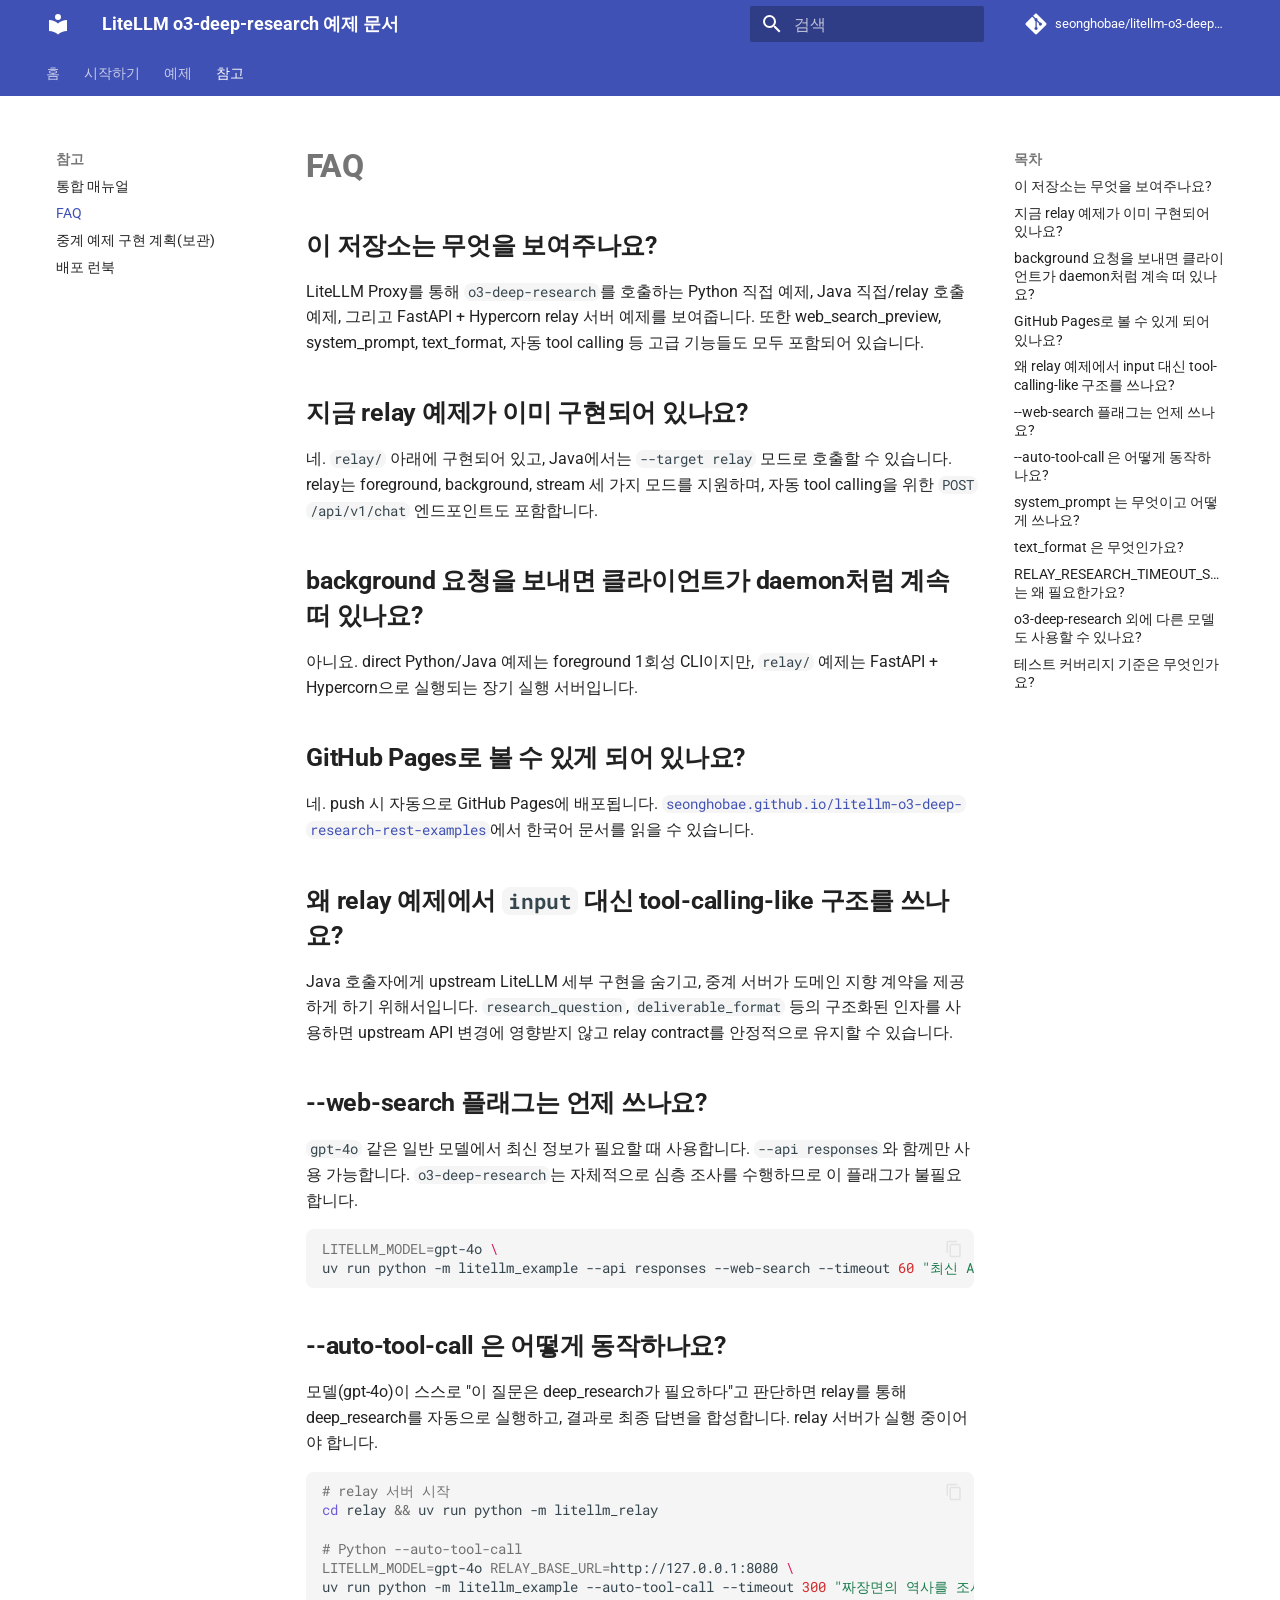
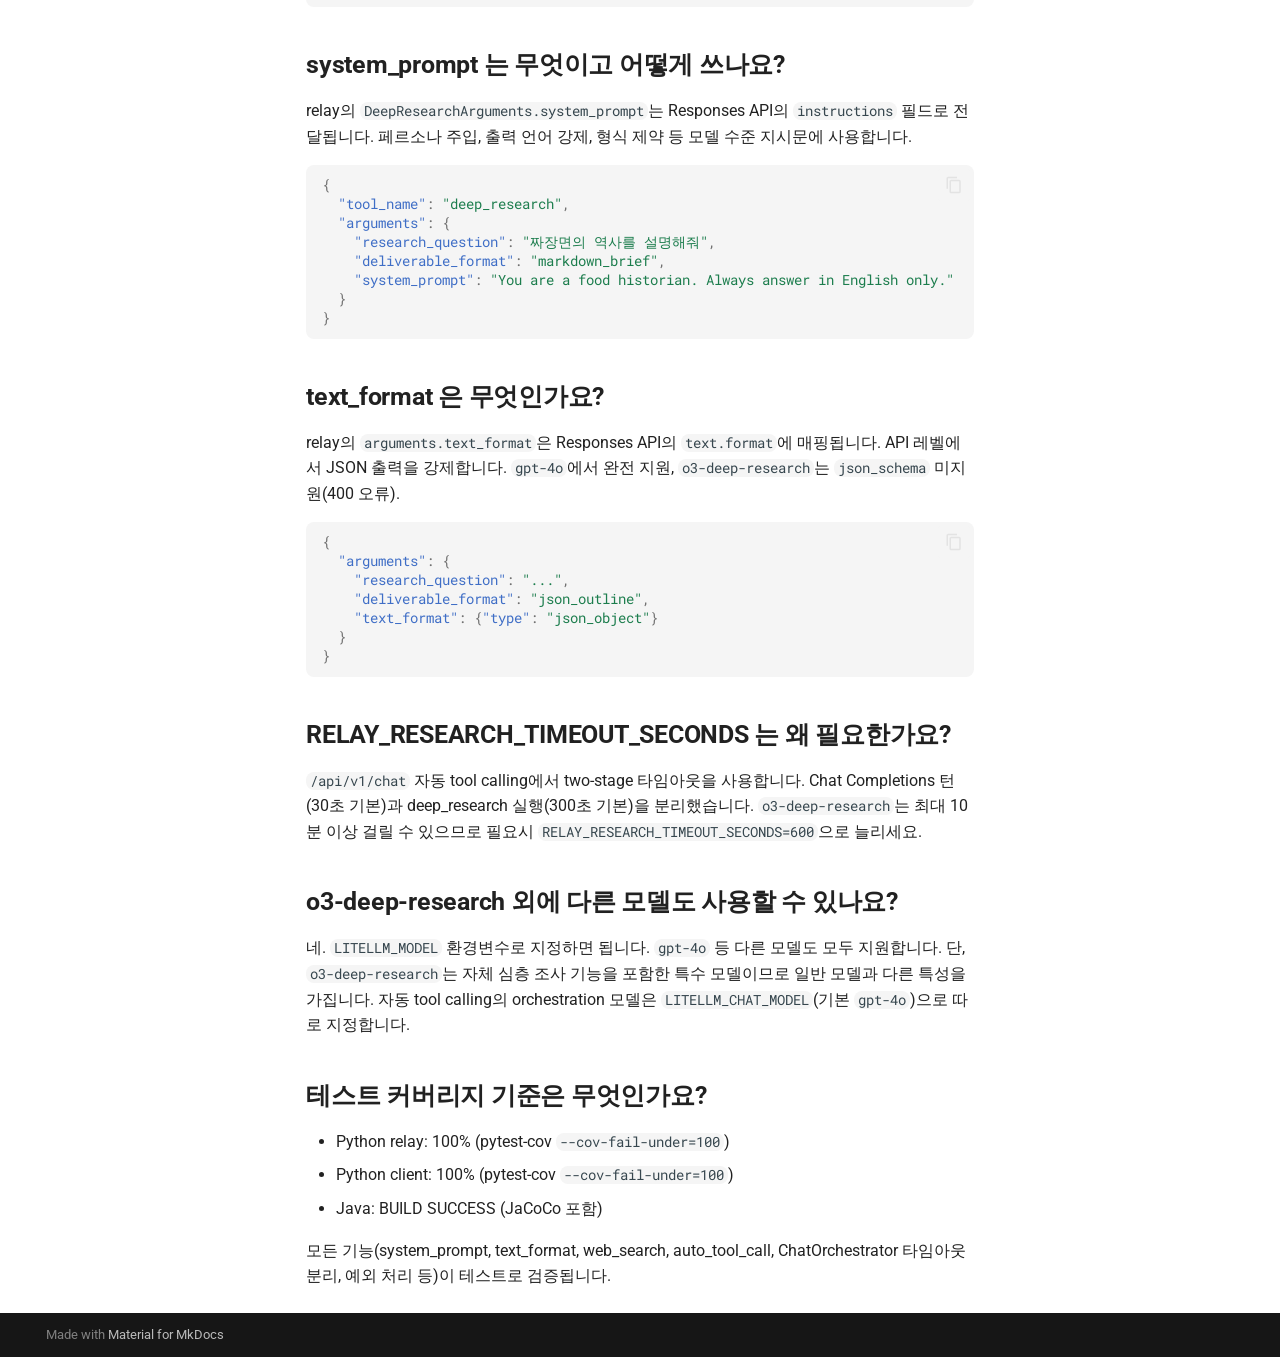
<file: ko/faq/index.html>
<!doctype html>
<html lang="ko" class="no-js">
  <head>
    
      <meta charset="utf-8">
      <meta name="viewport" content="width=device-width,initial-scale=1">
      
        <meta name="description" content="LiteLLM Proxy, Python, Java, relay 예제를 위한 한국어 문서 사이트">
      
      
      
        <link rel="canonical" href="https://seonghobae.github.io/litellm-o3-deep-research-rest-examples/ko/faq/">
      
      
        <link rel="prev" href="../manual/">
      
      
        <link rel="next" href="../relay-toolcalling-plan/">
      
      
        
      
      
      <link rel="icon" href="../../assets/images/favicon.png">
      <meta name="generator" content="mkdocs-1.6.1, mkdocs-material-9.7.5">
    
    
      
        <title>FAQ - LiteLLM o3-deep-research 예제 문서</title>
      
    
    
      <link rel="stylesheet" href="../../assets/stylesheets/main.484c7ddc.min.css">
      
        
        <link rel="stylesheet" href="../../assets/stylesheets/palette.ab4e12ef.min.css">
      
      


    
    
      
    
    
      
        
        
        <link rel="preconnect" href="https://fonts.gstatic.com" crossorigin>
        <link rel="stylesheet" href="https://fonts.googleapis.com/css?family=Roboto:300,300i,400,400i,700,700i%7CRoboto+Mono:400,400i,700,700i&display=fallback">
        <style>:root{--md-text-font:"Roboto";--md-code-font:"Roboto Mono"}</style>
      
    
    
      <link rel="stylesheet" href="../../stylesheets/extra.css">
    
    <script>__md_scope=new URL("../..",location),__md_hash=e=>[...e].reduce(((e,_)=>(e<<5)-e+_.charCodeAt(0)),0),__md_get=(e,_=localStorage,t=__md_scope)=>JSON.parse(_.getItem(t.pathname+"."+e)),__md_set=(e,_,t=localStorage,a=__md_scope)=>{try{t.setItem(a.pathname+"."+e,JSON.stringify(_))}catch(e){}}</script>
    
      

    
    
  </head>
  
  
    
    
      
    
    
    
    
    <body dir="ltr" data-md-color-scheme="default" data-md-color-primary="indigo" data-md-color-accent="teal">
  
    
    <input class="md-toggle" data-md-toggle="drawer" type="checkbox" id="__drawer" autocomplete="off">
    <input class="md-toggle" data-md-toggle="search" type="checkbox" id="__search" autocomplete="off">
    <label class="md-overlay" for="__drawer"></label>
    <div data-md-component="skip">
      
        
        <a href="#faq" class="md-skip">
          콘텐츠로 이동
        </a>
      
    </div>
    <div data-md-component="announce">
      
    </div>
    
    
      

<header class="md-header" data-md-component="header">
  <nav class="md-header__inner md-grid" aria-label="상단/헤더">
    <a href="../.." title="LiteLLM o3-deep-research 예제 문서" class="md-header__button md-logo" aria-label="LiteLLM o3-deep-research 예제 문서" data-md-component="logo">
      
  
  <svg xmlns="http://www.w3.org/2000/svg" viewBox="0 0 24 24"><path d="M12 8a3 3 0 0 0 3-3 3 3 0 0 0-3-3 3 3 0 0 0-3 3 3 3 0 0 0 3 3m0 3.54C9.64 9.35 6.5 8 3 8v11c3.5 0 6.64 1.35 9 3.54 2.36-2.19 5.5-3.54 9-3.54V8c-3.5 0-6.64 1.35-9 3.54"/></svg>

    </a>
    <label class="md-header__button md-icon" for="__drawer">
      
      <svg xmlns="http://www.w3.org/2000/svg" viewBox="0 0 24 24"><path d="M3 6h18v2H3zm0 5h18v2H3zm0 5h18v2H3z"/></svg>
    </label>
    <div class="md-header__title" data-md-component="header-title">
      <div class="md-header__ellipsis">
        <div class="md-header__topic">
          <span class="md-ellipsis">
            LiteLLM o3-deep-research 예제 문서
          </span>
        </div>
        <div class="md-header__topic" data-md-component="header-topic">
          <span class="md-ellipsis">
            
              FAQ
            
          </span>
        </div>
      </div>
    </div>
    
      
        <form class="md-header__option" data-md-component="palette">
  
    
    
    
    <input class="md-option" data-md-color-media="" data-md-color-scheme="default" data-md-color-primary="indigo" data-md-color-accent="teal"  aria-hidden="true"  type="radio" name="__palette" id="__palette_0">
    
  
</form>
      
    
    
      <script>var palette=__md_get("__palette");if(palette&&palette.color){if("(prefers-color-scheme)"===palette.color.media){var media=matchMedia("(prefers-color-scheme: light)"),input=document.querySelector(media.matches?"[data-md-color-media='(prefers-color-scheme: light)']":"[data-md-color-media='(prefers-color-scheme: dark)']");palette.color.media=input.getAttribute("data-md-color-media"),palette.color.scheme=input.getAttribute("data-md-color-scheme"),palette.color.primary=input.getAttribute("data-md-color-primary"),palette.color.accent=input.getAttribute("data-md-color-accent")}for(var[key,value]of Object.entries(palette.color))document.body.setAttribute("data-md-color-"+key,value)}</script>
    
    
    
      
      
        <label class="md-header__button md-icon" for="__search">
          
          <svg xmlns="http://www.w3.org/2000/svg" viewBox="0 0 24 24"><path d="M9.5 3A6.5 6.5 0 0 1 16 9.5c0 1.61-.59 3.09-1.56 4.23l.27.27h.79l5 5-1.5 1.5-5-5v-.79l-.27-.27A6.52 6.52 0 0 1 9.5 16 6.5 6.5 0 0 1 3 9.5 6.5 6.5 0 0 1 9.5 3m0 2C7 5 5 7 5 9.5S7 14 9.5 14 14 12 14 9.5 12 5 9.5 5"/></svg>
        </label>
        <div class="md-search" data-md-component="search" role="dialog">
  <label class="md-search__overlay" for="__search"></label>
  <div class="md-search__inner" role="search">
    <form class="md-search__form" name="search">
      <input type="text" class="md-search__input" name="query" aria-label="검색" placeholder="검색" autocapitalize="off" autocorrect="off" autocomplete="off" spellcheck="false" data-md-component="search-query" required>
      <label class="md-search__icon md-icon" for="__search">
        
        <svg xmlns="http://www.w3.org/2000/svg" viewBox="0 0 24 24"><path d="M9.5 3A6.5 6.5 0 0 1 16 9.5c0 1.61-.59 3.09-1.56 4.23l.27.27h.79l5 5-1.5 1.5-5-5v-.79l-.27-.27A6.52 6.52 0 0 1 9.5 16 6.5 6.5 0 0 1 3 9.5 6.5 6.5 0 0 1 9.5 3m0 2C7 5 5 7 5 9.5S7 14 9.5 14 14 12 14 9.5 12 5 9.5 5"/></svg>
        
        <svg xmlns="http://www.w3.org/2000/svg" viewBox="0 0 24 24"><path d="M20 11v2H8l5.5 5.5-1.42 1.42L4.16 12l7.92-7.92L13.5 5.5 8 11z"/></svg>
      </label>
      <nav class="md-search__options" aria-label="검색">
        
        <button type="reset" class="md-search__icon md-icon" title="지우기" aria-label="지우기" tabindex="-1">
          
          <svg xmlns="http://www.w3.org/2000/svg" viewBox="0 0 24 24"><path d="M19 6.41 17.59 5 12 10.59 6.41 5 5 6.41 10.59 12 5 17.59 6.41 19 12 13.41 17.59 19 19 17.59 13.41 12z"/></svg>
        </button>
      </nav>
      
        <div class="md-search__suggest" data-md-component="search-suggest"></div>
      
    </form>
    <div class="md-search__output">
      <div class="md-search__scrollwrap" tabindex="0" data-md-scrollfix>
        <div class="md-search-result" data-md-component="search-result">
          <div class="md-search-result__meta">
            검색 초기화
          </div>
          <ol class="md-search-result__list" role="presentation"></ol>
        </div>
      </div>
    </div>
  </div>
</div>
      
    
    
      <div class="md-header__source">
        <a href="https://github.com/seonghobae/litellm-o3-deep-research-rest-examples" title="저장소로 이동" class="md-source" data-md-component="source">
  <div class="md-source__icon md-icon">
    
    <svg xmlns="http://www.w3.org/2000/svg" viewBox="0 0 448 512"><!--! Font Awesome Free 7.1.0 by @fontawesome - https://fontawesome.com License - https://fontawesome.com/license/free (Icons: CC BY 4.0, Fonts: SIL OFL 1.1, Code: MIT License) Copyright 2025 Fonticons, Inc.--><path d="M439.6 236.1 244 40.5c-5.4-5.5-12.8-8.5-20.4-8.5s-15 3-20.4 8.4L162.5 81l51.5 51.5c27.1-9.1 52.7 16.8 43.4 43.7l49.7 49.7c34.2-11.8 61.2 31 35.5 56.7-26.5 26.5-70.2-2.9-56-37.3L240.3 199v121.9c25.3 12.5 22.3 41.8 9.1 55-6.4 6.4-15.2 10.1-24.3 10.1s-17.8-3.6-24.3-10.1c-17.6-17.6-11.1-46.9 11.2-56v-123c-20.8-8.5-24.6-30.7-18.6-45L142.6 101 8.5 235.1C3 240.6 0 247.9 0 255.5s3 15 8.5 20.4l195.6 195.7c5.4 5.4 12.7 8.4 20.4 8.4s15-3 20.4-8.4l194.7-194.7c5.4-5.4 8.4-12.8 8.4-20.4s-3-15-8.4-20.4"/></svg>
  </div>
  <div class="md-source__repository">
    seonghobae/litellm-o3-deep-research-rest-examples
  </div>
</a>
      </div>
    
  </nav>
  
</header>
    
    <div class="md-container" data-md-component="container">
      
      
        
          
            
<nav class="md-tabs" aria-label="탭" data-md-component="tabs">
  <div class="md-grid">
    <ul class="md-tabs__list">
      
        
  
  
  
  
    <li class="md-tabs__item">
      <a href="../.." class="md-tabs__link">
        
  
  
    
  
  홈

      </a>
    </li>
  

      
        
  
  
  
  
    <li class="md-tabs__item">
      <a href="../quickstart/" class="md-tabs__link">
        
  
  
    
  
  시작하기

      </a>
    </li>
  

      
        
  
  
  
  
    
    
      <li class="md-tabs__item">
        <a href="../python-example/" class="md-tabs__link">
          
  
  
  예제

        </a>
      </li>
    
  

      
        
  
  
  
    
  
  
    
    
      <li class="md-tabs__item md-tabs__item--active">
        <a href="../manual/" class="md-tabs__link">
          
  
  
  참고

        </a>
      </li>
    
  

      
    </ul>
  </div>
</nav>
          
        
      
      <main class="md-main" data-md-component="main">
        <div class="md-main__inner md-grid">
          
            
              
              <div class="md-sidebar md-sidebar--primary" data-md-component="sidebar" data-md-type="navigation" >
                <div class="md-sidebar__scrollwrap">
                  <div class="md-sidebar__inner">
                    


  


<nav class="md-nav md-nav--primary md-nav--lifted" aria-label="네비게이션" data-md-level="0">
  <label class="md-nav__title" for="__drawer">
    <a href="../.." title="LiteLLM o3-deep-research 예제 문서" class="md-nav__button md-logo" aria-label="LiteLLM o3-deep-research 예제 문서" data-md-component="logo">
      
  
  <svg xmlns="http://www.w3.org/2000/svg" viewBox="0 0 24 24"><path d="M12 8a3 3 0 0 0 3-3 3 3 0 0 0-3-3 3 3 0 0 0-3 3 3 3 0 0 0 3 3m0 3.54C9.64 9.35 6.5 8 3 8v11c3.5 0 6.64 1.35 9 3.54 2.36-2.19 5.5-3.54 9-3.54V8c-3.5 0-6.64 1.35-9 3.54"/></svg>

    </a>
    LiteLLM o3-deep-research 예제 문서
  </label>
  
    <div class="md-nav__source">
      <a href="https://github.com/seonghobae/litellm-o3-deep-research-rest-examples" title="저장소로 이동" class="md-source" data-md-component="source">
  <div class="md-source__icon md-icon">
    
    <svg xmlns="http://www.w3.org/2000/svg" viewBox="0 0 448 512"><!--! Font Awesome Free 7.1.0 by @fontawesome - https://fontawesome.com License - https://fontawesome.com/license/free (Icons: CC BY 4.0, Fonts: SIL OFL 1.1, Code: MIT License) Copyright 2025 Fonticons, Inc.--><path d="M439.6 236.1 244 40.5c-5.4-5.5-12.8-8.5-20.4-8.5s-15 3-20.4 8.4L162.5 81l51.5 51.5c27.1-9.1 52.7 16.8 43.4 43.7l49.7 49.7c34.2-11.8 61.2 31 35.5 56.7-26.5 26.5-70.2-2.9-56-37.3L240.3 199v121.9c25.3 12.5 22.3 41.8 9.1 55-6.4 6.4-15.2 10.1-24.3 10.1s-17.8-3.6-24.3-10.1c-17.6-17.6-11.1-46.9 11.2-56v-123c-20.8-8.5-24.6-30.7-18.6-45L142.6 101 8.5 235.1C3 240.6 0 247.9 0 255.5s3 15 8.5 20.4l195.6 195.7c5.4 5.4 12.7 8.4 20.4 8.4s15-3 20.4-8.4l194.7-194.7c5.4-5.4 8.4-12.8 8.4-20.4s-3-15-8.4-20.4"/></svg>
  </div>
  <div class="md-source__repository">
    seonghobae/litellm-o3-deep-research-rest-examples
  </div>
</a>
    </div>
  
  <ul class="md-nav__list" data-md-scrollfix>
    
      
      
  
  
  
  
    <li class="md-nav__item">
      <a href="../.." class="md-nav__link">
        
  
  
  <span class="md-ellipsis">
    
  
    홈
  

    
  </span>
  
  

      </a>
    </li>
  

    
      
      
  
  
  
  
    <li class="md-nav__item">
      <a href="../quickstart/" class="md-nav__link">
        
  
  
  <span class="md-ellipsis">
    
  
    시작하기
  

    
  </span>
  
  

      </a>
    </li>
  

    
      
      
  
  
  
  
    
    
    
    
      
      
        
      
    
    
    <li class="md-nav__item md-nav__item--nested">
      
        
        
        <input class="md-nav__toggle md-toggle " type="checkbox" id="__nav_3" >
        
          
          <label class="md-nav__link" for="__nav_3" id="__nav_3_label" tabindex="0">
            
  
  
  <span class="md-ellipsis">
    
  
    예제
  

    
  </span>
  
  

            <span class="md-nav__icon md-icon"></span>
          </label>
        
        <nav class="md-nav" data-md-level="1" aria-labelledby="__nav_3_label" aria-expanded="false">
          <label class="md-nav__title" for="__nav_3">
            <span class="md-nav__icon md-icon"></span>
            
  
    예제
  

          </label>
          <ul class="md-nav__list" data-md-scrollfix>
            
              
                
  
  
  
  
    <li class="md-nav__item">
      <a href="../python-example/" class="md-nav__link">
        
  
  
  <span class="md-ellipsis">
    
  
    Python 직접 호출
  

    
  </span>
  
  

      </a>
    </li>
  

              
            
              
                
  
  
  
  
    <li class="md-nav__item">
      <a href="../java-example/" class="md-nav__link">
        
  
  
  <span class="md-ellipsis">
    
  
    Java 직접 호출
  

    
  </span>
  
  

      </a>
    </li>
  

              
            
              
                
  
  
  
  
    <li class="md-nav__item">
      <a href="../relay-example/" class="md-nav__link">
        
  
  
  <span class="md-ellipsis">
    
  
    Relay 중계 예제
  

    
  </span>
  
  

      </a>
    </li>
  

              
            
              
                
  
  
  
  
    <li class="md-nav__item">
      <a href="../responses-guide/" class="md-nav__link">
        
  
  
  <span class="md-ellipsis">
    
  
    Responses / Background / Relay 스트리밍
  

    
  </span>
  
  

      </a>
    </li>
  

              
            
              
                
  
  
  
  
    <li class="md-nav__item">
      <a href="../auto-toolcalling/" class="md-nav__link">
        
  
  
  <span class="md-ellipsis">
    
  
    자동 Tool Calling
  

    
  </span>
  
  

      </a>
    </li>
  

              
            
          </ul>
        </nav>
      
    </li>
  

    
      
      
  
  
    
  
  
  
    
    
    
    
      
        
        
      
      
        
      
    
    
    <li class="md-nav__item md-nav__item--active md-nav__item--section md-nav__item--nested">
      
        
        
        <input class="md-nav__toggle md-toggle " type="checkbox" id="__nav_4" checked>
        
          
          <label class="md-nav__link" for="__nav_4" id="__nav_4_label" tabindex="">
            
  
  
  <span class="md-ellipsis">
    
  
    참고
  

    
  </span>
  
  

            <span class="md-nav__icon md-icon"></span>
          </label>
        
        <nav class="md-nav" data-md-level="1" aria-labelledby="__nav_4_label" aria-expanded="true">
          <label class="md-nav__title" for="__nav_4">
            <span class="md-nav__icon md-icon"></span>
            
  
    참고
  

          </label>
          <ul class="md-nav__list" data-md-scrollfix>
            
              
                
  
  
  
  
    <li class="md-nav__item">
      <a href="../manual/" class="md-nav__link">
        
  
  
  <span class="md-ellipsis">
    
  
    통합 매뉴얼
  

    
  </span>
  
  

      </a>
    </li>
  

              
            
              
                
  
  
    
  
  
  
    <li class="md-nav__item md-nav__item--active">
      
      <input class="md-nav__toggle md-toggle" type="checkbox" id="__toc">
      
      
        
      
      
        <label class="md-nav__link md-nav__link--active" for="__toc">
          
  
  
  <span class="md-ellipsis">
    
  
    FAQ
  

    
  </span>
  
  

          <span class="md-nav__icon md-icon"></span>
        </label>
      
      <a href="./" class="md-nav__link md-nav__link--active">
        
  
  
  <span class="md-ellipsis">
    
  
    FAQ
  

    
  </span>
  
  

      </a>
      
        

<nav class="md-nav md-nav--secondary" aria-label="목차">
  
  
  
    
  
  
    <label class="md-nav__title" for="__toc">
      <span class="md-nav__icon md-icon"></span>
      목차
    </label>
    <ul class="md-nav__list" data-md-component="toc" data-md-scrollfix>
      
        <li class="md-nav__item">
  <a href="#_1" class="md-nav__link">
    <span class="md-ellipsis">
      
        이 저장소는 무엇을 보여주나요?
      
    </span>
  </a>
  
</li>
      
        <li class="md-nav__item">
  <a href="#relay" class="md-nav__link">
    <span class="md-ellipsis">
      
        지금 relay 예제가 이미 구현되어 있나요?
      
    </span>
  </a>
  
</li>
      
        <li class="md-nav__item">
  <a href="#background-daemon" class="md-nav__link">
    <span class="md-ellipsis">
      
        background 요청을 보내면 클라이언트가 daemon처럼 계속 떠 있나요?
      
    </span>
  </a>
  
</li>
      
        <li class="md-nav__item">
  <a href="#github-pages" class="md-nav__link">
    <span class="md-ellipsis">
      
        GitHub Pages로 볼 수 있게 되어 있나요?
      
    </span>
  </a>
  
</li>
      
        <li class="md-nav__item">
  <a href="#relay-input-tool-calling-like" class="md-nav__link">
    <span class="md-ellipsis">
      
        왜 relay 예제에서 input 대신 tool-calling-like 구조를 쓰나요?
      
    </span>
  </a>
  
</li>
      
        <li class="md-nav__item">
  <a href="#-web-search" class="md-nav__link">
    <span class="md-ellipsis">
      
        --web-search 플래그는 언제 쓰나요?
      
    </span>
  </a>
  
</li>
      
        <li class="md-nav__item">
  <a href="#-auto-tool-call" class="md-nav__link">
    <span class="md-ellipsis">
      
        --auto-tool-call 은 어떻게 동작하나요?
      
    </span>
  </a>
  
</li>
      
        <li class="md-nav__item">
  <a href="#system_prompt" class="md-nav__link">
    <span class="md-ellipsis">
      
        system_prompt 는 무엇이고 어떻게 쓰나요?
      
    </span>
  </a>
  
</li>
      
        <li class="md-nav__item">
  <a href="#text_format" class="md-nav__link">
    <span class="md-ellipsis">
      
        text_format 은 무엇인가요?
      
    </span>
  </a>
  
</li>
      
        <li class="md-nav__item">
  <a href="#relay_research_timeout_seconds" class="md-nav__link">
    <span class="md-ellipsis">
      
        RELAY_RESEARCH_TIMEOUT_SECONDS 는 왜 필요한가요?
      
    </span>
  </a>
  
</li>
      
        <li class="md-nav__item">
  <a href="#o3-deep-research" class="md-nav__link">
    <span class="md-ellipsis">
      
        o3-deep-research 외에 다른 모델도 사용할 수 있나요?
      
    </span>
  </a>
  
</li>
      
        <li class="md-nav__item">
  <a href="#_2" class="md-nav__link">
    <span class="md-ellipsis">
      
        테스트 커버리지 기준은 무엇인가요?
      
    </span>
  </a>
  
</li>
      
    </ul>
  
</nav>
      
    </li>
  

              
            
              
                
  
  
  
  
    <li class="md-nav__item">
      <a href="../relay-toolcalling-plan/" class="md-nav__link">
        
  
  
  <span class="md-ellipsis">
    
  
    중계 예제 구현 계획(보관)
  

    
  </span>
  
  

      </a>
    </li>
  

              
            
              
                
  
  
  
  
    <li class="md-nav__item">
      <a href="../../operations/deploy-runbook/" class="md-nav__link">
        
  
  
  <span class="md-ellipsis">
    
  
    배포 런북
  

    
  </span>
  
  

      </a>
    </li>
  

              
            
          </ul>
        </nav>
      
    </li>
  

    
  </ul>
</nav>
                  </div>
                </div>
              </div>
            
            
              
              <div class="md-sidebar md-sidebar--secondary" data-md-component="sidebar" data-md-type="toc" >
                <div class="md-sidebar__scrollwrap">
                  <div class="md-sidebar__inner">
                    

<nav class="md-nav md-nav--secondary" aria-label="목차">
  
  
  
    
  
  
    <label class="md-nav__title" for="__toc">
      <span class="md-nav__icon md-icon"></span>
      목차
    </label>
    <ul class="md-nav__list" data-md-component="toc" data-md-scrollfix>
      
        <li class="md-nav__item">
  <a href="#_1" class="md-nav__link">
    <span class="md-ellipsis">
      
        이 저장소는 무엇을 보여주나요?
      
    </span>
  </a>
  
</li>
      
        <li class="md-nav__item">
  <a href="#relay" class="md-nav__link">
    <span class="md-ellipsis">
      
        지금 relay 예제가 이미 구현되어 있나요?
      
    </span>
  </a>
  
</li>
      
        <li class="md-nav__item">
  <a href="#background-daemon" class="md-nav__link">
    <span class="md-ellipsis">
      
        background 요청을 보내면 클라이언트가 daemon처럼 계속 떠 있나요?
      
    </span>
  </a>
  
</li>
      
        <li class="md-nav__item">
  <a href="#github-pages" class="md-nav__link">
    <span class="md-ellipsis">
      
        GitHub Pages로 볼 수 있게 되어 있나요?
      
    </span>
  </a>
  
</li>
      
        <li class="md-nav__item">
  <a href="#relay-input-tool-calling-like" class="md-nav__link">
    <span class="md-ellipsis">
      
        왜 relay 예제에서 input 대신 tool-calling-like 구조를 쓰나요?
      
    </span>
  </a>
  
</li>
      
        <li class="md-nav__item">
  <a href="#-web-search" class="md-nav__link">
    <span class="md-ellipsis">
      
        --web-search 플래그는 언제 쓰나요?
      
    </span>
  </a>
  
</li>
      
        <li class="md-nav__item">
  <a href="#-auto-tool-call" class="md-nav__link">
    <span class="md-ellipsis">
      
        --auto-tool-call 은 어떻게 동작하나요?
      
    </span>
  </a>
  
</li>
      
        <li class="md-nav__item">
  <a href="#system_prompt" class="md-nav__link">
    <span class="md-ellipsis">
      
        system_prompt 는 무엇이고 어떻게 쓰나요?
      
    </span>
  </a>
  
</li>
      
        <li class="md-nav__item">
  <a href="#text_format" class="md-nav__link">
    <span class="md-ellipsis">
      
        text_format 은 무엇인가요?
      
    </span>
  </a>
  
</li>
      
        <li class="md-nav__item">
  <a href="#relay_research_timeout_seconds" class="md-nav__link">
    <span class="md-ellipsis">
      
        RELAY_RESEARCH_TIMEOUT_SECONDS 는 왜 필요한가요?
      
    </span>
  </a>
  
</li>
      
        <li class="md-nav__item">
  <a href="#o3-deep-research" class="md-nav__link">
    <span class="md-ellipsis">
      
        o3-deep-research 외에 다른 모델도 사용할 수 있나요?
      
    </span>
  </a>
  
</li>
      
        <li class="md-nav__item">
  <a href="#_2" class="md-nav__link">
    <span class="md-ellipsis">
      
        테스트 커버리지 기준은 무엇인가요?
      
    </span>
  </a>
  
</li>
      
    </ul>
  
</nav>
                  </div>
                </div>
              </div>
            
          
          
            <div class="md-content" data-md-component="content">
              
              <article class="md-content__inner md-typeset">
                
                  


  
  


<h1 id="faq">FAQ<a class="headerlink" href="#faq" title="Permanent link">&para;</a></h1>
<h2 id="_1">이 저장소는 무엇을 보여주나요?<a class="headerlink" href="#_1" title="Permanent link">&para;</a></h2>
<p>LiteLLM Proxy를 통해 <code>o3-deep-research</code>를 호출하는 Python 직접 예제, Java 직접/relay 호출 예제, 그리고 FastAPI + Hypercorn relay 서버 예제를 보여줍니다. 또한 web_search_preview, system_prompt, text_format, 자동 tool calling 등 고급 기능들도 모두 포함되어 있습니다.</p>
<h2 id="relay">지금 relay 예제가 이미 구현되어 있나요?<a class="headerlink" href="#relay" title="Permanent link">&para;</a></h2>
<p>네. <code>relay/</code> 아래에 구현되어 있고, Java에서는 <code>--target relay</code> 모드로 호출할 수 있습니다. relay는 foreground, background, stream 세 가지 모드를 지원하며, 자동 tool calling을 위한 <code>POST /api/v1/chat</code> 엔드포인트도 포함합니다.</p>
<h2 id="background-daemon">background 요청을 보내면 클라이언트가 daemon처럼 계속 떠 있나요?<a class="headerlink" href="#background-daemon" title="Permanent link">&para;</a></h2>
<p>아니요. direct Python/Java 예제는 foreground 1회성 CLI이지만, <code>relay/</code> 예제는 FastAPI + Hypercorn으로 실행되는 장기 실행 서버입니다.</p>
<h2 id="github-pages">GitHub Pages로 볼 수 있게 되어 있나요?<a class="headerlink" href="#github-pages" title="Permanent link">&para;</a></h2>
<p>네. push 시 자동으로 GitHub Pages에 배포됩니다. <a href="https://seonghobae.github.io/litellm-o3-deep-research-rest-examples"><code>seonghobae.github.io/litellm-o3-deep-research-rest-examples</code></a>에서 한국어 문서를 읽을 수 있습니다.</p>
<h2 id="relay-input-tool-calling-like">왜 relay 예제에서 <code>input</code> 대신 tool-calling-like 구조를 쓰나요?<a class="headerlink" href="#relay-input-tool-calling-like" title="Permanent link">&para;</a></h2>
<p>Java 호출자에게 upstream LiteLLM 세부 구현을 숨기고, 중계 서버가 도메인 지향 계약을 제공하게 하기 위해서입니다. <code>research_question</code>, <code>deliverable_format</code> 등의 구조화된 인자를 사용하면 upstream API 변경에 영향받지 않고 relay contract를 안정적으로 유지할 수 있습니다.</p>
<h2 id="-web-search">--web-search 플래그는 언제 쓰나요?<a class="headerlink" href="#-web-search" title="Permanent link">&para;</a></h2>
<p><code>gpt-4o</code> 같은 일반 모델에서 최신 정보가 필요할 때 사용합니다. <code>--api responses</code>와 함께만 사용 가능합니다. <code>o3-deep-research</code>는 자체적으로 심층 조사를 수행하므로 이 플래그가 불필요합니다.</p>
<div class="highlight"><pre><span></span><code><a id="__codelineno-0-1" name="__codelineno-0-1" href="#__codelineno-0-1"></a><span class="nv">LITELLM_MODEL</span><span class="o">=</span>gpt-4o<span class="w"> </span><span class="se">\</span>
<a id="__codelineno-0-2" name="__codelineno-0-2" href="#__codelineno-0-2"></a>uv<span class="w"> </span>run<span class="w"> </span>python<span class="w"> </span>-m<span class="w"> </span>litellm_example<span class="w"> </span>--api<span class="w"> </span>responses<span class="w"> </span>--web-search<span class="w"> </span>--timeout<span class="w"> </span><span class="m">60</span><span class="w"> </span><span class="s2">&quot;최신 AI 뉴스&quot;</span>
</code></pre></div>
<h2 id="-auto-tool-call">--auto-tool-call 은 어떻게 동작하나요?<a class="headerlink" href="#-auto-tool-call" title="Permanent link">&para;</a></h2>
<p>모델(gpt-4o)이 스스로 "이 질문은 deep_research가 필요하다"고 판단하면 relay를 통해 deep_research를 자동으로 실행하고, 결과로 최종 답변을 합성합니다. relay 서버가 실행 중이어야 합니다.</p>
<div class="highlight"><pre><span></span><code><a id="__codelineno-1-1" name="__codelineno-1-1" href="#__codelineno-1-1"></a><span class="c1"># relay 서버 시작</span>
<a id="__codelineno-1-2" name="__codelineno-1-2" href="#__codelineno-1-2"></a><span class="nb">cd</span><span class="w"> </span>relay<span class="w"> </span><span class="o">&amp;&amp;</span><span class="w"> </span>uv<span class="w"> </span>run<span class="w"> </span>python<span class="w"> </span>-m<span class="w"> </span>litellm_relay
<a id="__codelineno-1-3" name="__codelineno-1-3" href="#__codelineno-1-3"></a>
<a id="__codelineno-1-4" name="__codelineno-1-4" href="#__codelineno-1-4"></a><span class="c1"># Python --auto-tool-call</span>
<a id="__codelineno-1-5" name="__codelineno-1-5" href="#__codelineno-1-5"></a><span class="nv">LITELLM_MODEL</span><span class="o">=</span>gpt-4o<span class="w"> </span><span class="nv">RELAY_BASE_URL</span><span class="o">=</span>http://127.0.0.1:8080<span class="w"> </span><span class="se">\</span>
<a id="__codelineno-1-6" name="__codelineno-1-6" href="#__codelineno-1-6"></a>uv<span class="w"> </span>run<span class="w"> </span>python<span class="w"> </span>-m<span class="w"> </span>litellm_example<span class="w"> </span>--auto-tool-call<span class="w"> </span>--timeout<span class="w"> </span><span class="m">300</span><span class="w"> </span><span class="s2">&quot;짜장면의 역사를 조사해줘&quot;</span>
</code></pre></div>
<h2 id="system_prompt">system_prompt 는 무엇이고 어떻게 쓰나요?<a class="headerlink" href="#system_prompt" title="Permanent link">&para;</a></h2>
<p>relay의 <code>DeepResearchArguments.system_prompt</code>는 Responses API의 <code>instructions</code> 필드로 전달됩니다. 페르소나 주입, 출력 언어 강제, 형식 제약 등 모델 수준 지시문에 사용합니다.</p>
<div class="highlight"><pre><span></span><code><a id="__codelineno-2-1" name="__codelineno-2-1" href="#__codelineno-2-1"></a><span class="p">{</span>
<a id="__codelineno-2-2" name="__codelineno-2-2" href="#__codelineno-2-2"></a><span class="w">  </span><span class="nt">&quot;tool_name&quot;</span><span class="p">:</span><span class="w"> </span><span class="s2">&quot;deep_research&quot;</span><span class="p">,</span>
<a id="__codelineno-2-3" name="__codelineno-2-3" href="#__codelineno-2-3"></a><span class="w">  </span><span class="nt">&quot;arguments&quot;</span><span class="p">:</span><span class="w"> </span><span class="p">{</span>
<a id="__codelineno-2-4" name="__codelineno-2-4" href="#__codelineno-2-4"></a><span class="w">    </span><span class="nt">&quot;research_question&quot;</span><span class="p">:</span><span class="w"> </span><span class="s2">&quot;짜장면의 역사를 설명해줘&quot;</span><span class="p">,</span>
<a id="__codelineno-2-5" name="__codelineno-2-5" href="#__codelineno-2-5"></a><span class="w">    </span><span class="nt">&quot;deliverable_format&quot;</span><span class="p">:</span><span class="w"> </span><span class="s2">&quot;markdown_brief&quot;</span><span class="p">,</span>
<a id="__codelineno-2-6" name="__codelineno-2-6" href="#__codelineno-2-6"></a><span class="w">    </span><span class="nt">&quot;system_prompt&quot;</span><span class="p">:</span><span class="w"> </span><span class="s2">&quot;You are a food historian. Always answer in English only.&quot;</span>
<a id="__codelineno-2-7" name="__codelineno-2-7" href="#__codelineno-2-7"></a><span class="w">  </span><span class="p">}</span>
<a id="__codelineno-2-8" name="__codelineno-2-8" href="#__codelineno-2-8"></a><span class="p">}</span>
</code></pre></div>
<h2 id="text_format">text_format 은 무엇인가요?<a class="headerlink" href="#text_format" title="Permanent link">&para;</a></h2>
<p>relay의 <code>arguments.text_format</code>은 Responses API의 <code>text.format</code>에 매핑됩니다. API 레벨에서 JSON 출력을 강제합니다. <code>gpt-4o</code>에서 완전 지원, <code>o3-deep-research</code>는 <code>json_schema</code> 미지원(400 오류).</p>
<div class="highlight"><pre><span></span><code><a id="__codelineno-3-1" name="__codelineno-3-1" href="#__codelineno-3-1"></a><span class="p">{</span>
<a id="__codelineno-3-2" name="__codelineno-3-2" href="#__codelineno-3-2"></a><span class="w">  </span><span class="nt">&quot;arguments&quot;</span><span class="p">:</span><span class="w"> </span><span class="p">{</span>
<a id="__codelineno-3-3" name="__codelineno-3-3" href="#__codelineno-3-3"></a><span class="w">    </span><span class="nt">&quot;research_question&quot;</span><span class="p">:</span><span class="w"> </span><span class="s2">&quot;...&quot;</span><span class="p">,</span>
<a id="__codelineno-3-4" name="__codelineno-3-4" href="#__codelineno-3-4"></a><span class="w">    </span><span class="nt">&quot;deliverable_format&quot;</span><span class="p">:</span><span class="w"> </span><span class="s2">&quot;json_outline&quot;</span><span class="p">,</span>
<a id="__codelineno-3-5" name="__codelineno-3-5" href="#__codelineno-3-5"></a><span class="w">    </span><span class="nt">&quot;text_format&quot;</span><span class="p">:</span><span class="w"> </span><span class="p">{</span><span class="nt">&quot;type&quot;</span><span class="p">:</span><span class="w"> </span><span class="s2">&quot;json_object&quot;</span><span class="p">}</span>
<a id="__codelineno-3-6" name="__codelineno-3-6" href="#__codelineno-3-6"></a><span class="w">  </span><span class="p">}</span>
<a id="__codelineno-3-7" name="__codelineno-3-7" href="#__codelineno-3-7"></a><span class="p">}</span>
</code></pre></div>
<h2 id="relay_research_timeout_seconds">RELAY_RESEARCH_TIMEOUT_SECONDS 는 왜 필요한가요?<a class="headerlink" href="#relay_research_timeout_seconds" title="Permanent link">&para;</a></h2>
<p><code>/api/v1/chat</code> 자동 tool calling에서 two-stage 타임아웃을 사용합니다. Chat Completions 턴(30초 기본)과 deep_research 실행(300초 기본)을 분리했습니다. <code>o3-deep-research</code>는 최대 10분 이상 걸릴 수 있으므로 필요시 <code>RELAY_RESEARCH_TIMEOUT_SECONDS=600</code>으로 늘리세요.</p>
<h2 id="o3-deep-research">o3-deep-research 외에 다른 모델도 사용할 수 있나요?<a class="headerlink" href="#o3-deep-research" title="Permanent link">&para;</a></h2>
<p>네. <code>LITELLM_MODEL</code> 환경변수로 지정하면 됩니다. <code>gpt-4o</code> 등 다른 모델도 모두 지원합니다. 단, <code>o3-deep-research</code>는 자체 심층 조사 기능을 포함한 특수 모델이므로 일반 모델과 다른 특성을 가집니다. 자동 tool calling의 orchestration 모델은 <code>LITELLM_CHAT_MODEL</code>(기본 <code>gpt-4o</code>)으로 따로 지정합니다.</p>
<h2 id="_2">테스트 커버리지 기준은 무엇인가요?<a class="headerlink" href="#_2" title="Permanent link">&para;</a></h2>
<ul>
<li>Python relay: 100% (pytest-cov <code>--cov-fail-under=100</code>)</li>
<li>Python client: 100% (pytest-cov <code>--cov-fail-under=100</code>)</li>
<li>Java: BUILD SUCCESS (JaCoCo 포함)</li>
</ul>
<p>모든 기능(system_prompt, text_format, web_search, auto_tool_call, ChatOrchestrator 타임아웃 분리, 예외 처리 등)이 테스트로 검증됩니다.</p>












                
              </article>
            </div>
          
          
<script>var target=document.getElementById(location.hash.slice(1));target&&target.name&&(target.checked=target.name.startsWith("__tabbed_"))</script>
        </div>
        
          <button type="button" class="md-top md-icon" data-md-component="top" hidden>
  
  <svg xmlns="http://www.w3.org/2000/svg" viewBox="0 0 24 24"><path d="M13 20h-2V8l-5.5 5.5-1.42-1.42L12 4.16l7.92 7.92-1.42 1.42L13 8z"/></svg>
  맨위로
</button>
        
      </main>
      
        <footer class="md-footer">
  
  <div class="md-footer-meta md-typeset">
    <div class="md-footer-meta__inner md-grid">
      <div class="md-copyright">
  
  
    Made with
    <a href="https://squidfunk.github.io/mkdocs-material/" target="_blank" rel="noopener">
      Material for MkDocs
    </a>
  
</div>
      
    </div>
  </div>
</footer>
      
    </div>
    <div class="md-dialog" data-md-component="dialog">
      <div class="md-dialog__inner md-typeset"></div>
    </div>
    
    
    
      
      
      <script id="__config" type="application/json">{"annotate": null, "base": "../..", "features": ["navigation.tabs", "navigation.sections", "navigation.top", "content.code.copy", "search.suggest", "search.highlight"], "search": "../../assets/javascripts/workers/search.2c215733.min.js", "tags": null, "translations": {"clipboard.copied": "\ud074\ub9bd\ubcf4\ub4dc\uc5d0 \ubcf5\uc0ac\ub428", "clipboard.copy": "\ud074\ub9bd\ubcf4\ub4dc\ub85c \ubcf5\uc0ac", "search.result.more.one": "\uc774 \ubb38\uc11c\uc5d0\uc11c 1\uac1c\uc758 \uac80\uc0c9 \uacb0\uacfc \ub354 \ubcf4\uae30", "search.result.more.other": "\uc774 \ubb38\uc11c\uc5d0\uc11c #\uac1c\uc758 \uac80\uc0c9 \uacb0\uacfc \ub354 \ubcf4\uae30", "search.result.none": "\uac80\uc0c9\uc5b4\uc640 \uc77c\uce58\ud558\ub294 \ubb38\uc11c\uac00 \uc5c6\uc2b5\ub2c8\ub2e4", "search.result.one": "1\uac1c\uc758 \uc77c\uce58\ud558\ub294 \ubb38\uc11c", "search.result.other": "#\uac1c\uc758 \uc77c\uce58\ud558\ub294 \ubb38\uc11c", "search.result.placeholder": "\uac80\uc0c9\uc5b4\ub97c \uc785\ub825\ud558\uc138\uc694", "search.result.term.missing": "\ud3ec\ud568\ub418\uc9c0 \uc54a\uc740 \uac80\uc0c9\uc5b4", "select.version": "\ubc84\uc804 \uc120\ud0dd"}, "version": null}</script>
    
    
      <script src="../../assets/javascripts/bundle.79ae519e.min.js"></script>
      
    
  </body>
</html>
</file>
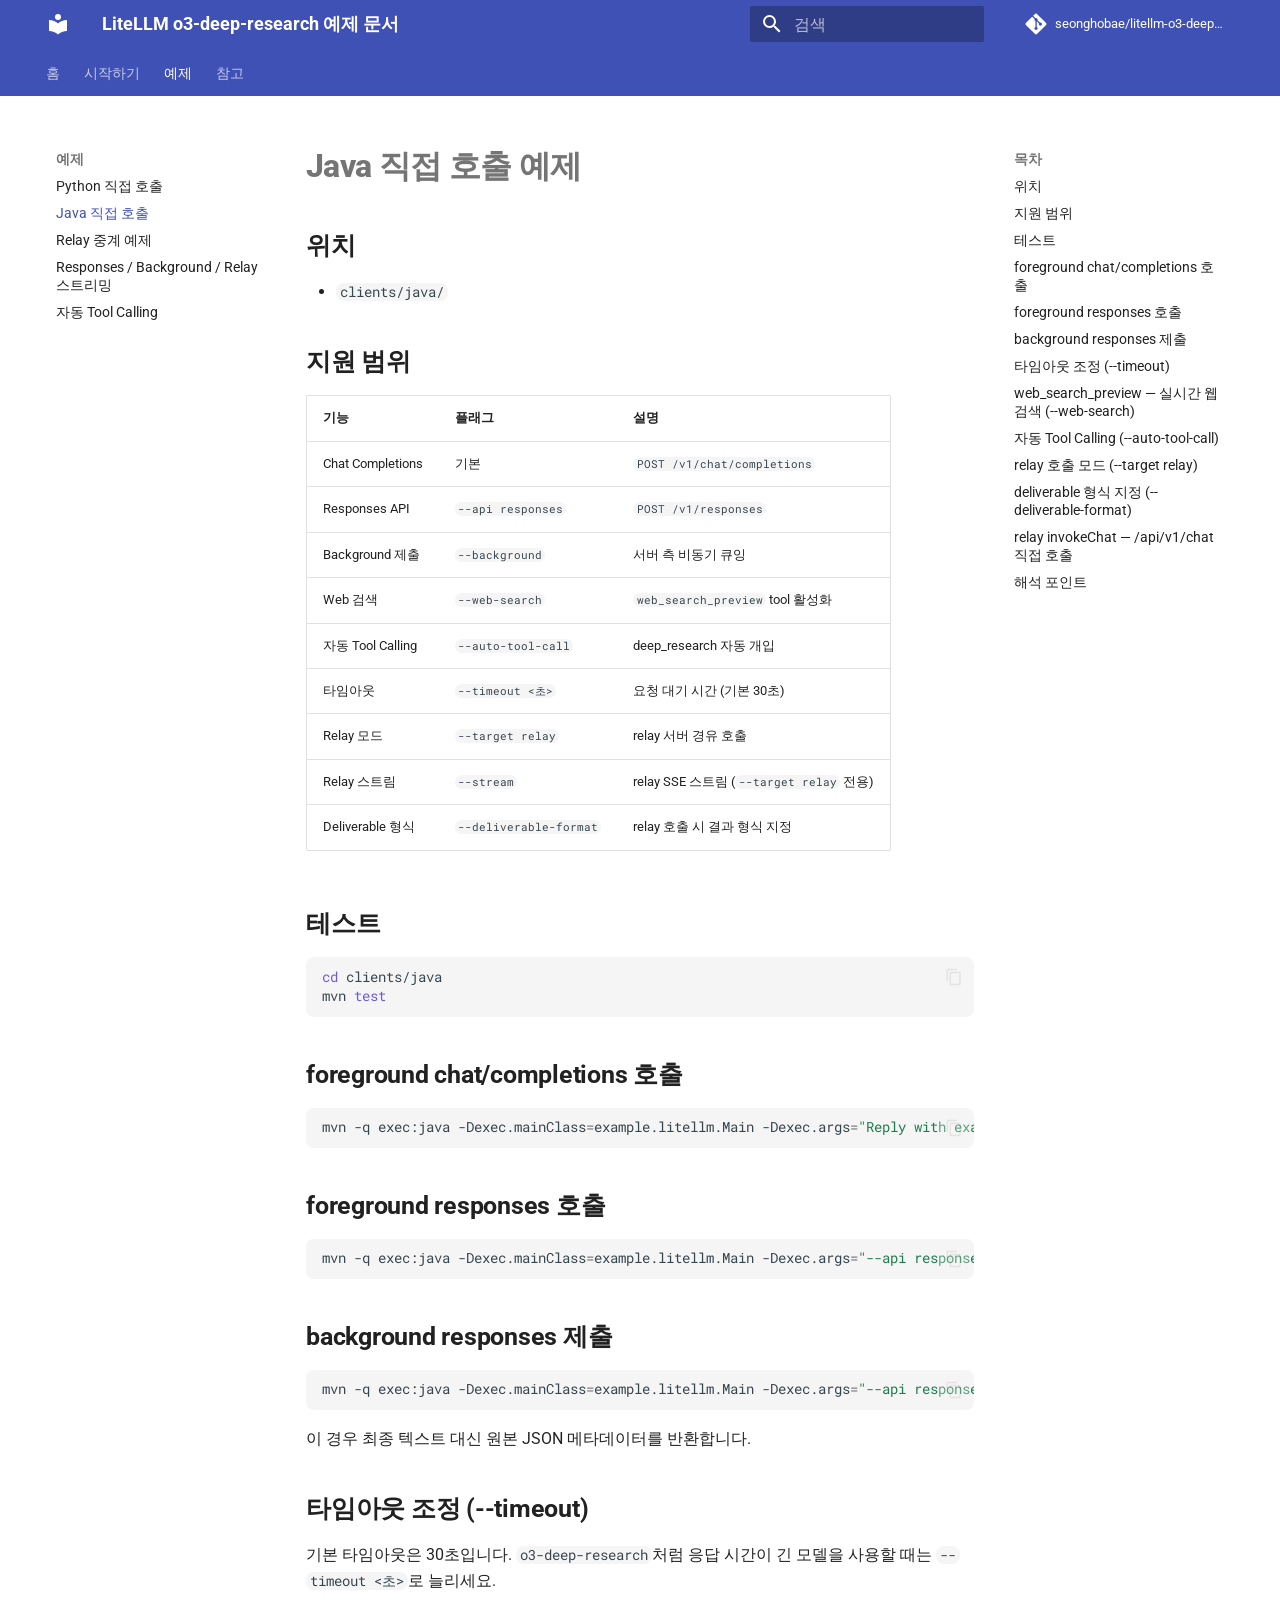
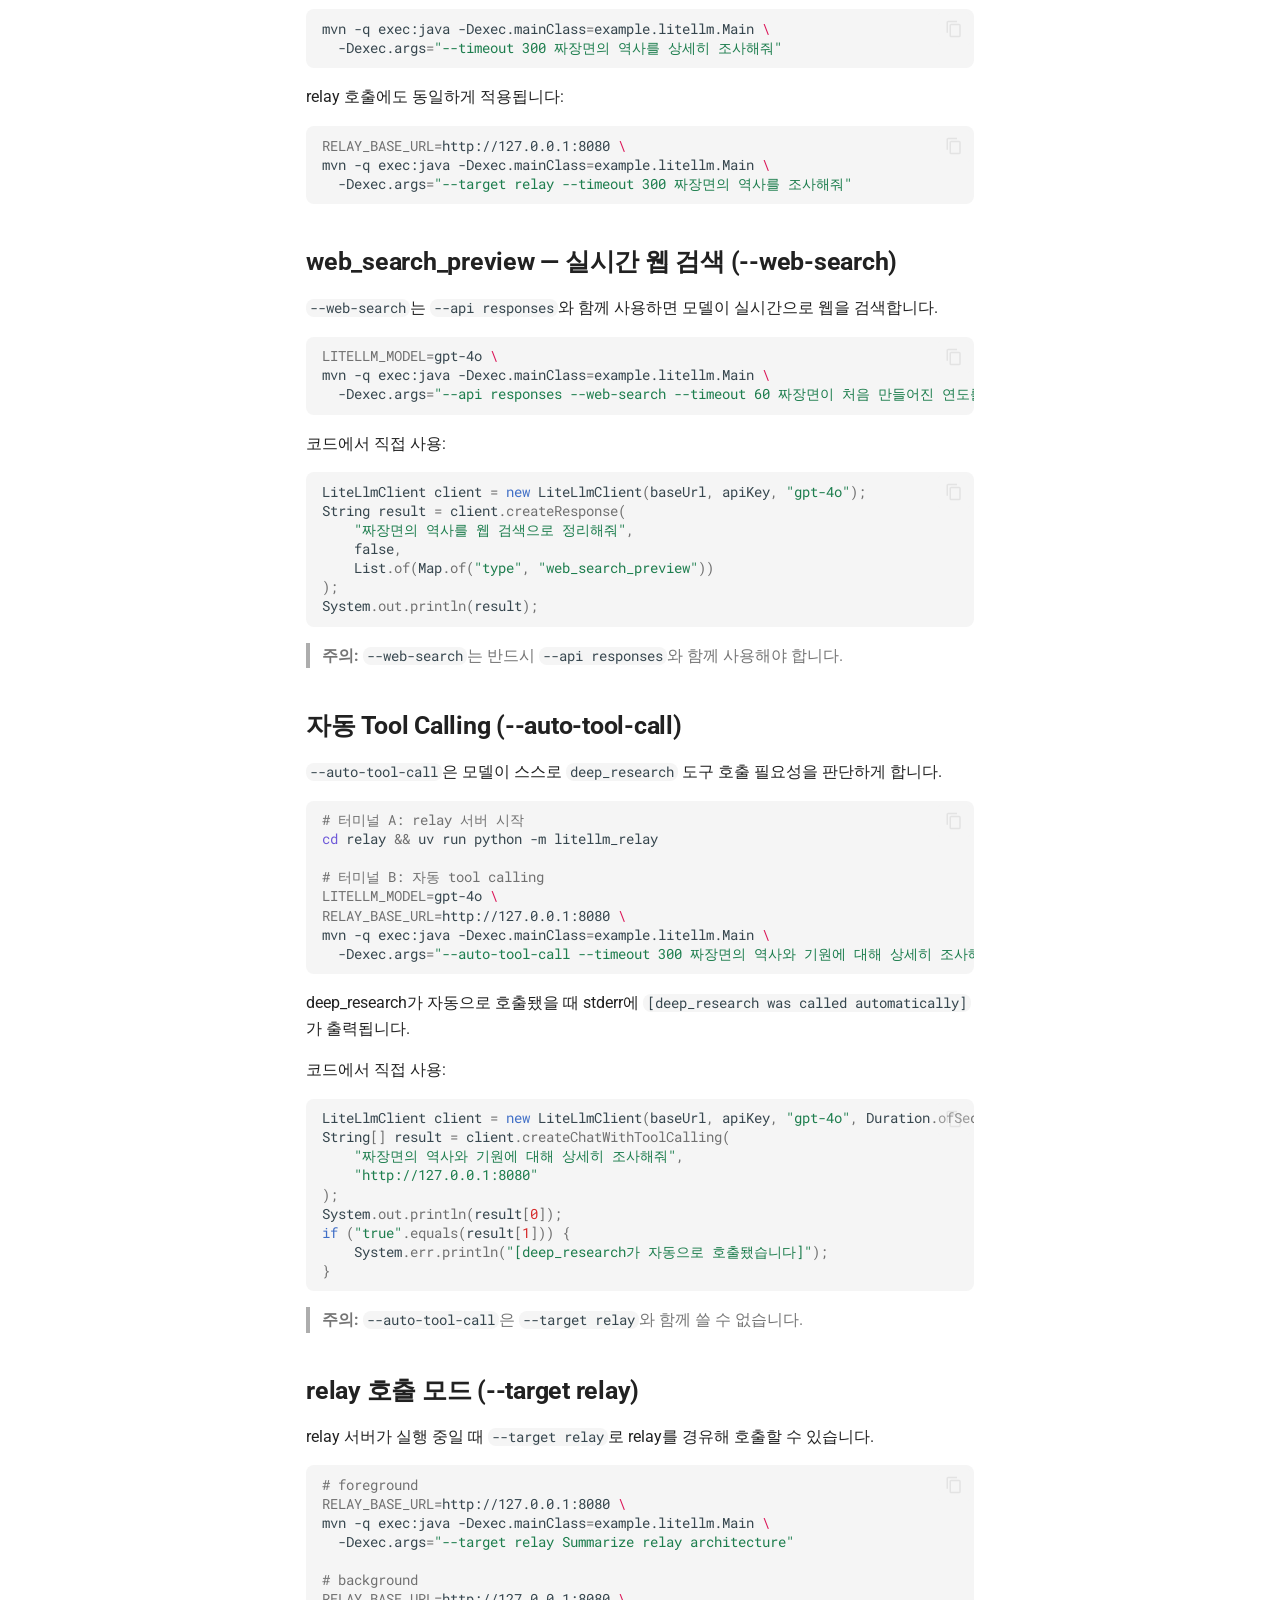
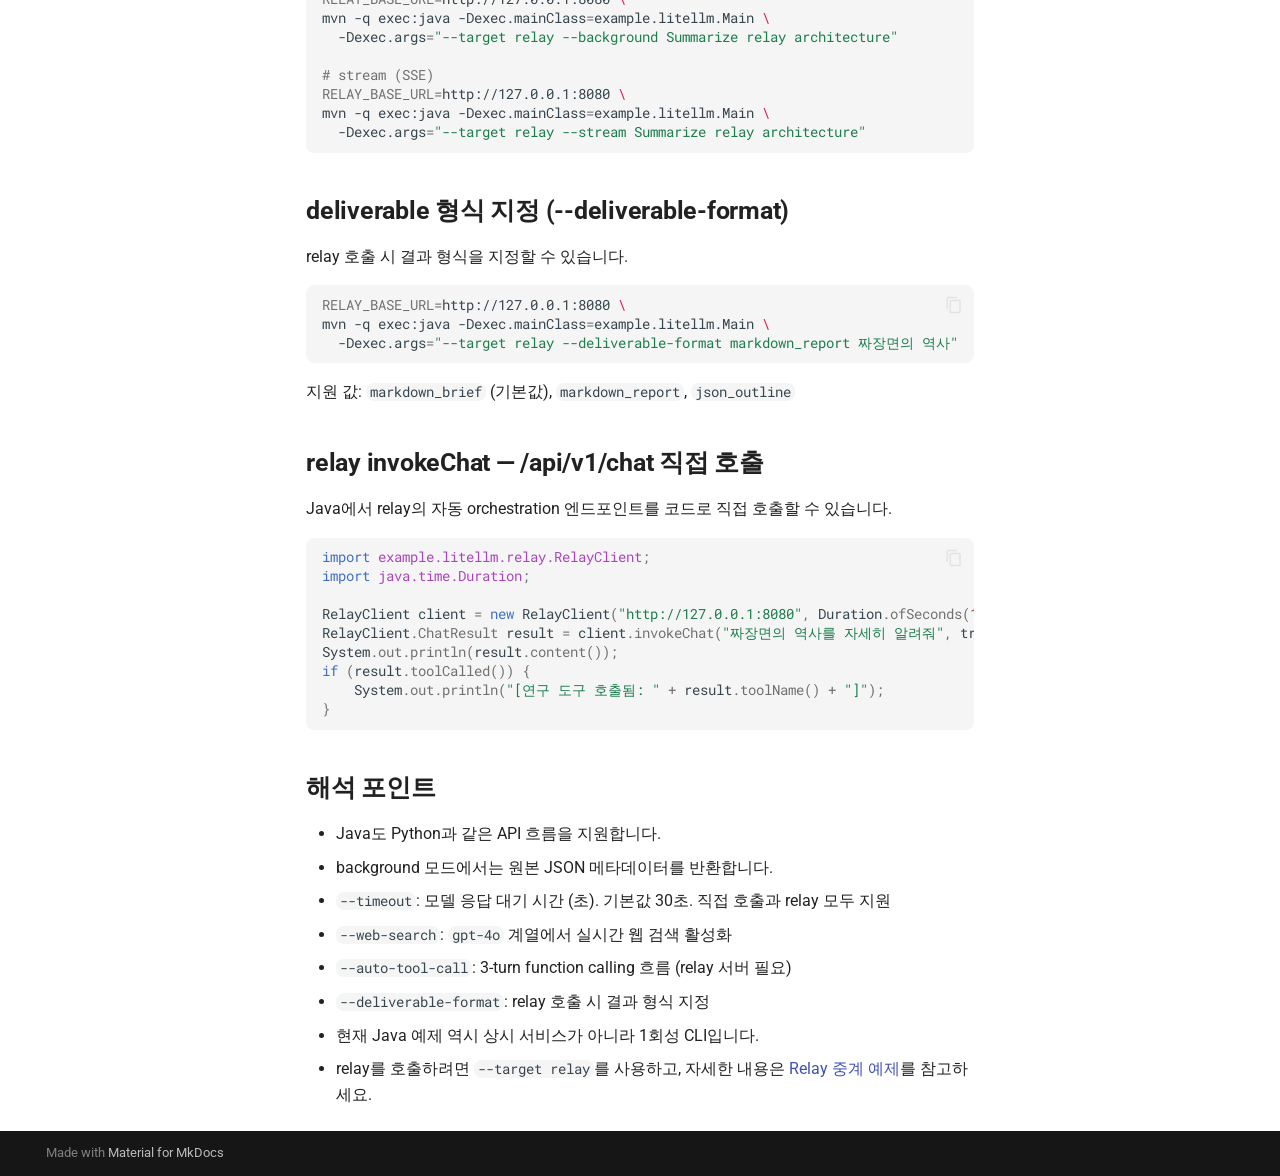
<file: ko/java-example/index.html>
<!doctype html>
<html lang="ko" class="no-js">
  <head>
    
      <meta charset="utf-8">
      <meta name="viewport" content="width=device-width,initial-scale=1">
      
        <meta name="description" content="LiteLLM Proxy, Python, Java, relay 예제를 위한 한국어 문서 사이트">
      
      
      
        <link rel="canonical" href="https://seonghobae.github.io/litellm-o3-deep-research-rest-examples/ko/java-example/">
      
      
        <link rel="prev" href="../python-example/">
      
      
        <link rel="next" href="../relay-example/">
      
      
        
      
      
      <link rel="icon" href="../../assets/images/favicon.png">
      <meta name="generator" content="mkdocs-1.6.1, mkdocs-material-9.7.5">
    
    
      
        <title>Java 직접 호출 - LiteLLM o3-deep-research 예제 문서</title>
      
    
    
      <link rel="stylesheet" href="../../assets/stylesheets/main.484c7ddc.min.css">
      
        
        <link rel="stylesheet" href="../../assets/stylesheets/palette.ab4e12ef.min.css">
      
      


    
    
      
    
    
      
        
        
        <link rel="preconnect" href="https://fonts.gstatic.com" crossorigin>
        <link rel="stylesheet" href="https://fonts.googleapis.com/css?family=Roboto:300,300i,400,400i,700,700i%7CRoboto+Mono:400,400i,700,700i&display=fallback">
        <style>:root{--md-text-font:"Roboto";--md-code-font:"Roboto Mono"}</style>
      
    
    
      <link rel="stylesheet" href="../../stylesheets/extra.css">
    
    <script>__md_scope=new URL("../..",location),__md_hash=e=>[...e].reduce(((e,_)=>(e<<5)-e+_.charCodeAt(0)),0),__md_get=(e,_=localStorage,t=__md_scope)=>JSON.parse(_.getItem(t.pathname+"."+e)),__md_set=(e,_,t=localStorage,a=__md_scope)=>{try{t.setItem(a.pathname+"."+e,JSON.stringify(_))}catch(e){}}</script>
    
      

    
    
  </head>
  
  
    
    
      
    
    
    
    
    <body dir="ltr" data-md-color-scheme="default" data-md-color-primary="indigo" data-md-color-accent="teal">
  
    
    <input class="md-toggle" data-md-toggle="drawer" type="checkbox" id="__drawer" autocomplete="off">
    <input class="md-toggle" data-md-toggle="search" type="checkbox" id="__search" autocomplete="off">
    <label class="md-overlay" for="__drawer"></label>
    <div data-md-component="skip">
      
        
        <a href="#java" class="md-skip">
          콘텐츠로 이동
        </a>
      
    </div>
    <div data-md-component="announce">
      
    </div>
    
    
      

<header class="md-header" data-md-component="header">
  <nav class="md-header__inner md-grid" aria-label="상단/헤더">
    <a href="../.." title="LiteLLM o3-deep-research 예제 문서" class="md-header__button md-logo" aria-label="LiteLLM o3-deep-research 예제 문서" data-md-component="logo">
      
  
  <svg xmlns="http://www.w3.org/2000/svg" viewBox="0 0 24 24"><path d="M12 8a3 3 0 0 0 3-3 3 3 0 0 0-3-3 3 3 0 0 0-3 3 3 3 0 0 0 3 3m0 3.54C9.64 9.35 6.5 8 3 8v11c3.5 0 6.64 1.35 9 3.54 2.36-2.19 5.5-3.54 9-3.54V8c-3.5 0-6.64 1.35-9 3.54"/></svg>

    </a>
    <label class="md-header__button md-icon" for="__drawer">
      
      <svg xmlns="http://www.w3.org/2000/svg" viewBox="0 0 24 24"><path d="M3 6h18v2H3zm0 5h18v2H3zm0 5h18v2H3z"/></svg>
    </label>
    <div class="md-header__title" data-md-component="header-title">
      <div class="md-header__ellipsis">
        <div class="md-header__topic">
          <span class="md-ellipsis">
            LiteLLM o3-deep-research 예제 문서
          </span>
        </div>
        <div class="md-header__topic" data-md-component="header-topic">
          <span class="md-ellipsis">
            
              Java 직접 호출
            
          </span>
        </div>
      </div>
    </div>
    
      
        <form class="md-header__option" data-md-component="palette">
  
    
    
    
    <input class="md-option" data-md-color-media="" data-md-color-scheme="default" data-md-color-primary="indigo" data-md-color-accent="teal"  aria-hidden="true"  type="radio" name="__palette" id="__palette_0">
    
  
</form>
      
    
    
      <script>var palette=__md_get("__palette");if(palette&&palette.color){if("(prefers-color-scheme)"===palette.color.media){var media=matchMedia("(prefers-color-scheme: light)"),input=document.querySelector(media.matches?"[data-md-color-media='(prefers-color-scheme: light)']":"[data-md-color-media='(prefers-color-scheme: dark)']");palette.color.media=input.getAttribute("data-md-color-media"),palette.color.scheme=input.getAttribute("data-md-color-scheme"),palette.color.primary=input.getAttribute("data-md-color-primary"),palette.color.accent=input.getAttribute("data-md-color-accent")}for(var[key,value]of Object.entries(palette.color))document.body.setAttribute("data-md-color-"+key,value)}</script>
    
    
    
      
      
        <label class="md-header__button md-icon" for="__search">
          
          <svg xmlns="http://www.w3.org/2000/svg" viewBox="0 0 24 24"><path d="M9.5 3A6.5 6.5 0 0 1 16 9.5c0 1.61-.59 3.09-1.56 4.23l.27.27h.79l5 5-1.5 1.5-5-5v-.79l-.27-.27A6.52 6.52 0 0 1 9.5 16 6.5 6.5 0 0 1 3 9.5 6.5 6.5 0 0 1 9.5 3m0 2C7 5 5 7 5 9.5S7 14 9.5 14 14 12 14 9.5 12 5 9.5 5"/></svg>
        </label>
        <div class="md-search" data-md-component="search" role="dialog">
  <label class="md-search__overlay" for="__search"></label>
  <div class="md-search__inner" role="search">
    <form class="md-search__form" name="search">
      <input type="text" class="md-search__input" name="query" aria-label="검색" placeholder="검색" autocapitalize="off" autocorrect="off" autocomplete="off" spellcheck="false" data-md-component="search-query" required>
      <label class="md-search__icon md-icon" for="__search">
        
        <svg xmlns="http://www.w3.org/2000/svg" viewBox="0 0 24 24"><path d="M9.5 3A6.5 6.5 0 0 1 16 9.5c0 1.61-.59 3.09-1.56 4.23l.27.27h.79l5 5-1.5 1.5-5-5v-.79l-.27-.27A6.52 6.52 0 0 1 9.5 16 6.5 6.5 0 0 1 3 9.5 6.5 6.5 0 0 1 9.5 3m0 2C7 5 5 7 5 9.5S7 14 9.5 14 14 12 14 9.5 12 5 9.5 5"/></svg>
        
        <svg xmlns="http://www.w3.org/2000/svg" viewBox="0 0 24 24"><path d="M20 11v2H8l5.5 5.5-1.42 1.42L4.16 12l7.92-7.92L13.5 5.5 8 11z"/></svg>
      </label>
      <nav class="md-search__options" aria-label="검색">
        
        <button type="reset" class="md-search__icon md-icon" title="지우기" aria-label="지우기" tabindex="-1">
          
          <svg xmlns="http://www.w3.org/2000/svg" viewBox="0 0 24 24"><path d="M19 6.41 17.59 5 12 10.59 6.41 5 5 6.41 10.59 12 5 17.59 6.41 19 12 13.41 17.59 19 19 17.59 13.41 12z"/></svg>
        </button>
      </nav>
      
        <div class="md-search__suggest" data-md-component="search-suggest"></div>
      
    </form>
    <div class="md-search__output">
      <div class="md-search__scrollwrap" tabindex="0" data-md-scrollfix>
        <div class="md-search-result" data-md-component="search-result">
          <div class="md-search-result__meta">
            검색 초기화
          </div>
          <ol class="md-search-result__list" role="presentation"></ol>
        </div>
      </div>
    </div>
  </div>
</div>
      
    
    
      <div class="md-header__source">
        <a href="https://github.com/seonghobae/litellm-o3-deep-research-rest-examples" title="저장소로 이동" class="md-source" data-md-component="source">
  <div class="md-source__icon md-icon">
    
    <svg xmlns="http://www.w3.org/2000/svg" viewBox="0 0 448 512"><!--! Font Awesome Free 7.1.0 by @fontawesome - https://fontawesome.com License - https://fontawesome.com/license/free (Icons: CC BY 4.0, Fonts: SIL OFL 1.1, Code: MIT License) Copyright 2025 Fonticons, Inc.--><path d="M439.6 236.1 244 40.5c-5.4-5.5-12.8-8.5-20.4-8.5s-15 3-20.4 8.4L162.5 81l51.5 51.5c27.1-9.1 52.7 16.8 43.4 43.7l49.7 49.7c34.2-11.8 61.2 31 35.5 56.7-26.5 26.5-70.2-2.9-56-37.3L240.3 199v121.9c25.3 12.5 22.3 41.8 9.1 55-6.4 6.4-15.2 10.1-24.3 10.1s-17.8-3.6-24.3-10.1c-17.6-17.6-11.1-46.9 11.2-56v-123c-20.8-8.5-24.6-30.7-18.6-45L142.6 101 8.5 235.1C3 240.6 0 247.9 0 255.5s3 15 8.5 20.4l195.6 195.7c5.4 5.4 12.7 8.4 20.4 8.4s15-3 20.4-8.4l194.7-194.7c5.4-5.4 8.4-12.8 8.4-20.4s-3-15-8.4-20.4"/></svg>
  </div>
  <div class="md-source__repository">
    seonghobae/litellm-o3-deep-research-rest-examples
  </div>
</a>
      </div>
    
  </nav>
  
</header>
    
    <div class="md-container" data-md-component="container">
      
      
        
          
            
<nav class="md-tabs" aria-label="탭" data-md-component="tabs">
  <div class="md-grid">
    <ul class="md-tabs__list">
      
        
  
  
  
  
    <li class="md-tabs__item">
      <a href="../.." class="md-tabs__link">
        
  
  
    
  
  홈

      </a>
    </li>
  

      
        
  
  
  
  
    <li class="md-tabs__item">
      <a href="../quickstart/" class="md-tabs__link">
        
  
  
    
  
  시작하기

      </a>
    </li>
  

      
        
  
  
  
    
  
  
    
    
      <li class="md-tabs__item md-tabs__item--active">
        <a href="../python-example/" class="md-tabs__link">
          
  
  
  예제

        </a>
      </li>
    
  

      
        
  
  
  
  
    
    
      <li class="md-tabs__item">
        <a href="../manual/" class="md-tabs__link">
          
  
  
  참고

        </a>
      </li>
    
  

      
    </ul>
  </div>
</nav>
          
        
      
      <main class="md-main" data-md-component="main">
        <div class="md-main__inner md-grid">
          
            
              
              <div class="md-sidebar md-sidebar--primary" data-md-component="sidebar" data-md-type="navigation" >
                <div class="md-sidebar__scrollwrap">
                  <div class="md-sidebar__inner">
                    


  


<nav class="md-nav md-nav--primary md-nav--lifted" aria-label="네비게이션" data-md-level="0">
  <label class="md-nav__title" for="__drawer">
    <a href="../.." title="LiteLLM o3-deep-research 예제 문서" class="md-nav__button md-logo" aria-label="LiteLLM o3-deep-research 예제 문서" data-md-component="logo">
      
  
  <svg xmlns="http://www.w3.org/2000/svg" viewBox="0 0 24 24"><path d="M12 8a3 3 0 0 0 3-3 3 3 0 0 0-3-3 3 3 0 0 0-3 3 3 3 0 0 0 3 3m0 3.54C9.64 9.35 6.5 8 3 8v11c3.5 0 6.64 1.35 9 3.54 2.36-2.19 5.5-3.54 9-3.54V8c-3.5 0-6.64 1.35-9 3.54"/></svg>

    </a>
    LiteLLM o3-deep-research 예제 문서
  </label>
  
    <div class="md-nav__source">
      <a href="https://github.com/seonghobae/litellm-o3-deep-research-rest-examples" title="저장소로 이동" class="md-source" data-md-component="source">
  <div class="md-source__icon md-icon">
    
    <svg xmlns="http://www.w3.org/2000/svg" viewBox="0 0 448 512"><!--! Font Awesome Free 7.1.0 by @fontawesome - https://fontawesome.com License - https://fontawesome.com/license/free (Icons: CC BY 4.0, Fonts: SIL OFL 1.1, Code: MIT License) Copyright 2025 Fonticons, Inc.--><path d="M439.6 236.1 244 40.5c-5.4-5.5-12.8-8.5-20.4-8.5s-15 3-20.4 8.4L162.5 81l51.5 51.5c27.1-9.1 52.7 16.8 43.4 43.7l49.7 49.7c34.2-11.8 61.2 31 35.5 56.7-26.5 26.5-70.2-2.9-56-37.3L240.3 199v121.9c25.3 12.5 22.3 41.8 9.1 55-6.4 6.4-15.2 10.1-24.3 10.1s-17.8-3.6-24.3-10.1c-17.6-17.6-11.1-46.9 11.2-56v-123c-20.8-8.5-24.6-30.7-18.6-45L142.6 101 8.5 235.1C3 240.6 0 247.9 0 255.5s3 15 8.5 20.4l195.6 195.7c5.4 5.4 12.7 8.4 20.4 8.4s15-3 20.4-8.4l194.7-194.7c5.4-5.4 8.4-12.8 8.4-20.4s-3-15-8.4-20.4"/></svg>
  </div>
  <div class="md-source__repository">
    seonghobae/litellm-o3-deep-research-rest-examples
  </div>
</a>
    </div>
  
  <ul class="md-nav__list" data-md-scrollfix>
    
      
      
  
  
  
  
    <li class="md-nav__item">
      <a href="../.." class="md-nav__link">
        
  
  
  <span class="md-ellipsis">
    
  
    홈
  

    
  </span>
  
  

      </a>
    </li>
  

    
      
      
  
  
  
  
    <li class="md-nav__item">
      <a href="../quickstart/" class="md-nav__link">
        
  
  
  <span class="md-ellipsis">
    
  
    시작하기
  

    
  </span>
  
  

      </a>
    </li>
  

    
      
      
  
  
    
  
  
  
    
    
    
    
      
        
        
      
      
        
      
    
    
    <li class="md-nav__item md-nav__item--active md-nav__item--section md-nav__item--nested">
      
        
        
        <input class="md-nav__toggle md-toggle " type="checkbox" id="__nav_3" checked>
        
          
          <label class="md-nav__link" for="__nav_3" id="__nav_3_label" tabindex="">
            
  
  
  <span class="md-ellipsis">
    
  
    예제
  

    
  </span>
  
  

            <span class="md-nav__icon md-icon"></span>
          </label>
        
        <nav class="md-nav" data-md-level="1" aria-labelledby="__nav_3_label" aria-expanded="true">
          <label class="md-nav__title" for="__nav_3">
            <span class="md-nav__icon md-icon"></span>
            
  
    예제
  

          </label>
          <ul class="md-nav__list" data-md-scrollfix>
            
              
                
  
  
  
  
    <li class="md-nav__item">
      <a href="../python-example/" class="md-nav__link">
        
  
  
  <span class="md-ellipsis">
    
  
    Python 직접 호출
  

    
  </span>
  
  

      </a>
    </li>
  

              
            
              
                
  
  
    
  
  
  
    <li class="md-nav__item md-nav__item--active">
      
      <input class="md-nav__toggle md-toggle" type="checkbox" id="__toc">
      
      
        
      
      
        <label class="md-nav__link md-nav__link--active" for="__toc">
          
  
  
  <span class="md-ellipsis">
    
  
    Java 직접 호출
  

    
  </span>
  
  

          <span class="md-nav__icon md-icon"></span>
        </label>
      
      <a href="./" class="md-nav__link md-nav__link--active">
        
  
  
  <span class="md-ellipsis">
    
  
    Java 직접 호출
  

    
  </span>
  
  

      </a>
      
        

<nav class="md-nav md-nav--secondary" aria-label="목차">
  
  
  
    
  
  
    <label class="md-nav__title" for="__toc">
      <span class="md-nav__icon md-icon"></span>
      목차
    </label>
    <ul class="md-nav__list" data-md-component="toc" data-md-scrollfix>
      
        <li class="md-nav__item">
  <a href="#_1" class="md-nav__link">
    <span class="md-ellipsis">
      
        위치
      
    </span>
  </a>
  
</li>
      
        <li class="md-nav__item">
  <a href="#_2" class="md-nav__link">
    <span class="md-ellipsis">
      
        지원 범위
      
    </span>
  </a>
  
</li>
      
        <li class="md-nav__item">
  <a href="#_3" class="md-nav__link">
    <span class="md-ellipsis">
      
        테스트
      
    </span>
  </a>
  
</li>
      
        <li class="md-nav__item">
  <a href="#foreground-chatcompletions" class="md-nav__link">
    <span class="md-ellipsis">
      
        foreground chat/completions 호출
      
    </span>
  </a>
  
</li>
      
        <li class="md-nav__item">
  <a href="#foreground-responses" class="md-nav__link">
    <span class="md-ellipsis">
      
        foreground responses 호출
      
    </span>
  </a>
  
</li>
      
        <li class="md-nav__item">
  <a href="#background-responses" class="md-nav__link">
    <span class="md-ellipsis">
      
        background responses 제출
      
    </span>
  </a>
  
</li>
      
        <li class="md-nav__item">
  <a href="#-timeout" class="md-nav__link">
    <span class="md-ellipsis">
      
        타임아웃 조정 (--timeout)
      
    </span>
  </a>
  
</li>
      
        <li class="md-nav__item">
  <a href="#web_search_preview-web-search" class="md-nav__link">
    <span class="md-ellipsis">
      
        web_search_preview — 실시간 웹 검색 (--web-search)
      
    </span>
  </a>
  
</li>
      
        <li class="md-nav__item">
  <a href="#tool-calling-auto-tool-call" class="md-nav__link">
    <span class="md-ellipsis">
      
        자동 Tool Calling (--auto-tool-call)
      
    </span>
  </a>
  
</li>
      
        <li class="md-nav__item">
  <a href="#relay-target-relay" class="md-nav__link">
    <span class="md-ellipsis">
      
        relay 호출 모드 (--target relay)
      
    </span>
  </a>
  
</li>
      
        <li class="md-nav__item">
  <a href="#deliverable-deliverable-format" class="md-nav__link">
    <span class="md-ellipsis">
      
        deliverable 형식 지정 (--deliverable-format)
      
    </span>
  </a>
  
</li>
      
        <li class="md-nav__item">
  <a href="#relay-invokechat-apiv1chat" class="md-nav__link">
    <span class="md-ellipsis">
      
        relay invokeChat — /api/v1/chat 직접 호출
      
    </span>
  </a>
  
</li>
      
        <li class="md-nav__item">
  <a href="#_4" class="md-nav__link">
    <span class="md-ellipsis">
      
        해석 포인트
      
    </span>
  </a>
  
</li>
      
    </ul>
  
</nav>
      
    </li>
  

              
            
              
                
  
  
  
  
    <li class="md-nav__item">
      <a href="../relay-example/" class="md-nav__link">
        
  
  
  <span class="md-ellipsis">
    
  
    Relay 중계 예제
  

    
  </span>
  
  

      </a>
    </li>
  

              
            
              
                
  
  
  
  
    <li class="md-nav__item">
      <a href="../responses-guide/" class="md-nav__link">
        
  
  
  <span class="md-ellipsis">
    
  
    Responses / Background / Relay 스트리밍
  

    
  </span>
  
  

      </a>
    </li>
  

              
            
              
                
  
  
  
  
    <li class="md-nav__item">
      <a href="../auto-toolcalling/" class="md-nav__link">
        
  
  
  <span class="md-ellipsis">
    
  
    자동 Tool Calling
  

    
  </span>
  
  

      </a>
    </li>
  

              
            
          </ul>
        </nav>
      
    </li>
  

    
      
      
  
  
  
  
    
    
    
    
      
      
        
      
    
    
    <li class="md-nav__item md-nav__item--nested">
      
        
        
        <input class="md-nav__toggle md-toggle " type="checkbox" id="__nav_4" >
        
          
          <label class="md-nav__link" for="__nav_4" id="__nav_4_label" tabindex="0">
            
  
  
  <span class="md-ellipsis">
    
  
    참고
  

    
  </span>
  
  

            <span class="md-nav__icon md-icon"></span>
          </label>
        
        <nav class="md-nav" data-md-level="1" aria-labelledby="__nav_4_label" aria-expanded="false">
          <label class="md-nav__title" for="__nav_4">
            <span class="md-nav__icon md-icon"></span>
            
  
    참고
  

          </label>
          <ul class="md-nav__list" data-md-scrollfix>
            
              
                
  
  
  
  
    <li class="md-nav__item">
      <a href="../manual/" class="md-nav__link">
        
  
  
  <span class="md-ellipsis">
    
  
    통합 매뉴얼
  

    
  </span>
  
  

      </a>
    </li>
  

              
            
              
                
  
  
  
  
    <li class="md-nav__item">
      <a href="../faq/" class="md-nav__link">
        
  
  
  <span class="md-ellipsis">
    
  
    FAQ
  

    
  </span>
  
  

      </a>
    </li>
  

              
            
              
                
  
  
  
  
    <li class="md-nav__item">
      <a href="../relay-toolcalling-plan/" class="md-nav__link">
        
  
  
  <span class="md-ellipsis">
    
  
    중계 예제 구현 계획(보관)
  

    
  </span>
  
  

      </a>
    </li>
  

              
            
              
                
  
  
  
  
    <li class="md-nav__item">
      <a href="../../operations/deploy-runbook/" class="md-nav__link">
        
  
  
  <span class="md-ellipsis">
    
  
    배포 런북
  

    
  </span>
  
  

      </a>
    </li>
  

              
            
          </ul>
        </nav>
      
    </li>
  

    
  </ul>
</nav>
                  </div>
                </div>
              </div>
            
            
              
              <div class="md-sidebar md-sidebar--secondary" data-md-component="sidebar" data-md-type="toc" >
                <div class="md-sidebar__scrollwrap">
                  <div class="md-sidebar__inner">
                    

<nav class="md-nav md-nav--secondary" aria-label="목차">
  
  
  
    
  
  
    <label class="md-nav__title" for="__toc">
      <span class="md-nav__icon md-icon"></span>
      목차
    </label>
    <ul class="md-nav__list" data-md-component="toc" data-md-scrollfix>
      
        <li class="md-nav__item">
  <a href="#_1" class="md-nav__link">
    <span class="md-ellipsis">
      
        위치
      
    </span>
  </a>
  
</li>
      
        <li class="md-nav__item">
  <a href="#_2" class="md-nav__link">
    <span class="md-ellipsis">
      
        지원 범위
      
    </span>
  </a>
  
</li>
      
        <li class="md-nav__item">
  <a href="#_3" class="md-nav__link">
    <span class="md-ellipsis">
      
        테스트
      
    </span>
  </a>
  
</li>
      
        <li class="md-nav__item">
  <a href="#foreground-chatcompletions" class="md-nav__link">
    <span class="md-ellipsis">
      
        foreground chat/completions 호출
      
    </span>
  </a>
  
</li>
      
        <li class="md-nav__item">
  <a href="#foreground-responses" class="md-nav__link">
    <span class="md-ellipsis">
      
        foreground responses 호출
      
    </span>
  </a>
  
</li>
      
        <li class="md-nav__item">
  <a href="#background-responses" class="md-nav__link">
    <span class="md-ellipsis">
      
        background responses 제출
      
    </span>
  </a>
  
</li>
      
        <li class="md-nav__item">
  <a href="#-timeout" class="md-nav__link">
    <span class="md-ellipsis">
      
        타임아웃 조정 (--timeout)
      
    </span>
  </a>
  
</li>
      
        <li class="md-nav__item">
  <a href="#web_search_preview-web-search" class="md-nav__link">
    <span class="md-ellipsis">
      
        web_search_preview — 실시간 웹 검색 (--web-search)
      
    </span>
  </a>
  
</li>
      
        <li class="md-nav__item">
  <a href="#tool-calling-auto-tool-call" class="md-nav__link">
    <span class="md-ellipsis">
      
        자동 Tool Calling (--auto-tool-call)
      
    </span>
  </a>
  
</li>
      
        <li class="md-nav__item">
  <a href="#relay-target-relay" class="md-nav__link">
    <span class="md-ellipsis">
      
        relay 호출 모드 (--target relay)
      
    </span>
  </a>
  
</li>
      
        <li class="md-nav__item">
  <a href="#deliverable-deliverable-format" class="md-nav__link">
    <span class="md-ellipsis">
      
        deliverable 형식 지정 (--deliverable-format)
      
    </span>
  </a>
  
</li>
      
        <li class="md-nav__item">
  <a href="#relay-invokechat-apiv1chat" class="md-nav__link">
    <span class="md-ellipsis">
      
        relay invokeChat — /api/v1/chat 직접 호출
      
    </span>
  </a>
  
</li>
      
        <li class="md-nav__item">
  <a href="#_4" class="md-nav__link">
    <span class="md-ellipsis">
      
        해석 포인트
      
    </span>
  </a>
  
</li>
      
    </ul>
  
</nav>
                  </div>
                </div>
              </div>
            
          
          
            <div class="md-content" data-md-component="content">
              
              <article class="md-content__inner md-typeset">
                
                  


  
  


<h1 id="java">Java 직접 호출 예제<a class="headerlink" href="#java" title="Permanent link">&para;</a></h1>
<h2 id="_1">위치<a class="headerlink" href="#_1" title="Permanent link">&para;</a></h2>
<ul>
<li><code>clients/java/</code></li>
</ul>
<h2 id="_2">지원 범위<a class="headerlink" href="#_2" title="Permanent link">&para;</a></h2>
<table>
<thead>
<tr>
<th>기능</th>
<th>플래그</th>
<th>설명</th>
</tr>
</thead>
<tbody>
<tr>
<td>Chat Completions</td>
<td>기본</td>
<td><code>POST /v1/chat/completions</code></td>
</tr>
<tr>
<td>Responses API</td>
<td><code>--api responses</code></td>
<td><code>POST /v1/responses</code></td>
</tr>
<tr>
<td>Background 제출</td>
<td><code>--background</code></td>
<td>서버 측 비동기 큐잉</td>
</tr>
<tr>
<td>Web 검색</td>
<td><code>--web-search</code></td>
<td><code>web_search_preview</code> tool 활성화</td>
</tr>
<tr>
<td>자동 Tool Calling</td>
<td><code>--auto-tool-call</code></td>
<td>deep_research 자동 개입</td>
</tr>
<tr>
<td>타임아웃</td>
<td><code>--timeout &lt;초&gt;</code></td>
<td>요청 대기 시간 (기본 30초)</td>
</tr>
<tr>
<td>Relay 모드</td>
<td><code>--target relay</code></td>
<td>relay 서버 경유 호출</td>
</tr>
<tr>
<td>Relay 스트림</td>
<td><code>--stream</code></td>
<td>relay SSE 스트림 (<code>--target relay</code> 전용)</td>
</tr>
<tr>
<td>Deliverable 형식</td>
<td><code>--deliverable-format</code></td>
<td>relay 호출 시 결과 형식 지정</td>
</tr>
</tbody>
</table>
<h2 id="_3">테스트<a class="headerlink" href="#_3" title="Permanent link">&para;</a></h2>
<div class="highlight"><pre><span></span><code><a id="__codelineno-0-1" name="__codelineno-0-1" href="#__codelineno-0-1"></a><span class="nb">cd</span><span class="w"> </span>clients/java
<a id="__codelineno-0-2" name="__codelineno-0-2" href="#__codelineno-0-2"></a>mvn<span class="w"> </span><span class="nb">test</span>
</code></pre></div>
<h2 id="foreground-chatcompletions">foreground chat/completions 호출<a class="headerlink" href="#foreground-chatcompletions" title="Permanent link">&para;</a></h2>
<div class="highlight"><pre><span></span><code><a id="__codelineno-1-1" name="__codelineno-1-1" href="#__codelineno-1-1"></a>mvn<span class="w"> </span>-q<span class="w"> </span>exec:java<span class="w"> </span>-Dexec.mainClass<span class="o">=</span>example.litellm.Main<span class="w"> </span>-Dexec.args<span class="o">=</span><span class="s2">&quot;Reply with exactly: OK&quot;</span>
</code></pre></div>
<h2 id="foreground-responses">foreground responses 호출<a class="headerlink" href="#foreground-responses" title="Permanent link">&para;</a></h2>
<div class="highlight"><pre><span></span><code><a id="__codelineno-2-1" name="__codelineno-2-1" href="#__codelineno-2-1"></a>mvn<span class="w"> </span>-q<span class="w"> </span>exec:java<span class="w"> </span>-Dexec.mainClass<span class="o">=</span>example.litellm.Main<span class="w"> </span>-Dexec.args<span class="o">=</span><span class="s2">&quot;--api responses Reply with exactly: OK&quot;</span>
</code></pre></div>
<h2 id="background-responses">background responses 제출<a class="headerlink" href="#background-responses" title="Permanent link">&para;</a></h2>
<div class="highlight"><pre><span></span><code><a id="__codelineno-3-1" name="__codelineno-3-1" href="#__codelineno-3-1"></a>mvn<span class="w"> </span>-q<span class="w"> </span>exec:java<span class="w"> </span>-Dexec.mainClass<span class="o">=</span>example.litellm.Main<span class="w"> </span>-Dexec.args<span class="o">=</span><span class="s2">&quot;--api responses --background Reply with exactly: OK&quot;</span>
</code></pre></div>
<p>이 경우 최종 텍스트 대신 원본 JSON 메타데이터를 반환합니다.</p>
<h2 id="-timeout">타임아웃 조정 (--timeout)<a class="headerlink" href="#-timeout" title="Permanent link">&para;</a></h2>
<p>기본 타임아웃은 30초입니다. <code>o3-deep-research</code>처럼 응답 시간이 긴 모델을 사용할 때는 <code>--timeout &lt;초&gt;</code>로 늘리세요.</p>
<div class="highlight"><pre><span></span><code><a id="__codelineno-4-1" name="__codelineno-4-1" href="#__codelineno-4-1"></a>mvn<span class="w"> </span>-q<span class="w"> </span>exec:java<span class="w"> </span>-Dexec.mainClass<span class="o">=</span>example.litellm.Main<span class="w"> </span><span class="se">\</span>
<a id="__codelineno-4-2" name="__codelineno-4-2" href="#__codelineno-4-2"></a><span class="w">  </span>-Dexec.args<span class="o">=</span><span class="s2">&quot;--timeout 300 짜장면의 역사를 상세히 조사해줘&quot;</span>
</code></pre></div>
<p>relay 호출에도 동일하게 적용됩니다:</p>
<div class="highlight"><pre><span></span><code><a id="__codelineno-5-1" name="__codelineno-5-1" href="#__codelineno-5-1"></a><span class="nv">RELAY_BASE_URL</span><span class="o">=</span>http://127.0.0.1:8080<span class="w"> </span><span class="se">\</span>
<a id="__codelineno-5-2" name="__codelineno-5-2" href="#__codelineno-5-2"></a>mvn<span class="w"> </span>-q<span class="w"> </span>exec:java<span class="w"> </span>-Dexec.mainClass<span class="o">=</span>example.litellm.Main<span class="w"> </span><span class="se">\</span>
<a id="__codelineno-5-3" name="__codelineno-5-3" href="#__codelineno-5-3"></a><span class="w">  </span>-Dexec.args<span class="o">=</span><span class="s2">&quot;--target relay --timeout 300 짜장면의 역사를 조사해줘&quot;</span>
</code></pre></div>
<h2 id="web_search_preview-web-search">web_search_preview — 실시간 웹 검색 (--web-search)<a class="headerlink" href="#web_search_preview-web-search" title="Permanent link">&para;</a></h2>
<p><code>--web-search</code>는 <code>--api responses</code>와 함께 사용하면 모델이 실시간으로 웹을 검색합니다.</p>
<div class="highlight"><pre><span></span><code><a id="__codelineno-6-1" name="__codelineno-6-1" href="#__codelineno-6-1"></a><span class="nv">LITELLM_MODEL</span><span class="o">=</span>gpt-4o<span class="w"> </span><span class="se">\</span>
<a id="__codelineno-6-2" name="__codelineno-6-2" href="#__codelineno-6-2"></a>mvn<span class="w"> </span>-q<span class="w"> </span>exec:java<span class="w"> </span>-Dexec.mainClass<span class="o">=</span>example.litellm.Main<span class="w"> </span><span class="se">\</span>
<a id="__codelineno-6-3" name="__codelineno-6-3" href="#__codelineno-6-3"></a><span class="w">  </span>-Dexec.args<span class="o">=</span><span class="s2">&quot;--api responses --web-search --timeout 60 짜장면이 처음 만들어진 연도를 한 줄로&quot;</span>
</code></pre></div>
<p>코드에서 직접 사용:</p>
<div class="highlight"><pre><span></span><code><a id="__codelineno-7-1" name="__codelineno-7-1" href="#__codelineno-7-1"></a><span class="n">LiteLlmClient</span><span class="w"> </span><span class="n">client</span><span class="w"> </span><span class="o">=</span><span class="w"> </span><span class="k">new</span><span class="w"> </span><span class="n">LiteLlmClient</span><span class="p">(</span><span class="n">baseUrl</span><span class="p">,</span><span class="w"> </span><span class="n">apiKey</span><span class="p">,</span><span class="w"> </span><span class="s">&quot;gpt-4o&quot;</span><span class="p">);</span>
<a id="__codelineno-7-2" name="__codelineno-7-2" href="#__codelineno-7-2"></a><span class="n">String</span><span class="w"> </span><span class="n">result</span><span class="w"> </span><span class="o">=</span><span class="w"> </span><span class="n">client</span><span class="p">.</span><span class="na">createResponse</span><span class="p">(</span>
<a id="__codelineno-7-3" name="__codelineno-7-3" href="#__codelineno-7-3"></a><span class="w">    </span><span class="s">&quot;짜장면의 역사를 웹 검색으로 정리해줘&quot;</span><span class="p">,</span>
<a id="__codelineno-7-4" name="__codelineno-7-4" href="#__codelineno-7-4"></a><span class="w">    </span><span class="kc">false</span><span class="p">,</span>
<a id="__codelineno-7-5" name="__codelineno-7-5" href="#__codelineno-7-5"></a><span class="w">    </span><span class="n">List</span><span class="p">.</span><span class="na">of</span><span class="p">(</span><span class="n">Map</span><span class="p">.</span><span class="na">of</span><span class="p">(</span><span class="s">&quot;type&quot;</span><span class="p">,</span><span class="w"> </span><span class="s">&quot;web_search_preview&quot;</span><span class="p">))</span>
<a id="__codelineno-7-6" name="__codelineno-7-6" href="#__codelineno-7-6"></a><span class="p">);</span>
<a id="__codelineno-7-7" name="__codelineno-7-7" href="#__codelineno-7-7"></a><span class="n">System</span><span class="p">.</span><span class="na">out</span><span class="p">.</span><span class="na">println</span><span class="p">(</span><span class="n">result</span><span class="p">);</span>
</code></pre></div>
<blockquote>
<p><strong>주의:</strong> <code>--web-search</code>는 반드시 <code>--api responses</code>와 함께 사용해야 합니다.</p>
</blockquote>
<h2 id="tool-calling-auto-tool-call">자동 Tool Calling (--auto-tool-call)<a class="headerlink" href="#tool-calling-auto-tool-call" title="Permanent link">&para;</a></h2>
<p><code>--auto-tool-call</code>은 모델이 스스로 <code>deep_research</code> 도구 호출 필요성을 판단하게 합니다.</p>
<div class="highlight"><pre><span></span><code><a id="__codelineno-8-1" name="__codelineno-8-1" href="#__codelineno-8-1"></a><span class="c1"># 터미널 A: relay 서버 시작</span>
<a id="__codelineno-8-2" name="__codelineno-8-2" href="#__codelineno-8-2"></a><span class="nb">cd</span><span class="w"> </span>relay<span class="w"> </span><span class="o">&amp;&amp;</span><span class="w"> </span>uv<span class="w"> </span>run<span class="w"> </span>python<span class="w"> </span>-m<span class="w"> </span>litellm_relay
<a id="__codelineno-8-3" name="__codelineno-8-3" href="#__codelineno-8-3"></a>
<a id="__codelineno-8-4" name="__codelineno-8-4" href="#__codelineno-8-4"></a><span class="c1"># 터미널 B: 자동 tool calling</span>
<a id="__codelineno-8-5" name="__codelineno-8-5" href="#__codelineno-8-5"></a><span class="nv">LITELLM_MODEL</span><span class="o">=</span>gpt-4o<span class="w"> </span><span class="se">\</span>
<a id="__codelineno-8-6" name="__codelineno-8-6" href="#__codelineno-8-6"></a><span class="nv">RELAY_BASE_URL</span><span class="o">=</span>http://127.0.0.1:8080<span class="w"> </span><span class="se">\</span>
<a id="__codelineno-8-7" name="__codelineno-8-7" href="#__codelineno-8-7"></a>mvn<span class="w"> </span>-q<span class="w"> </span>exec:java<span class="w"> </span>-Dexec.mainClass<span class="o">=</span>example.litellm.Main<span class="w"> </span><span class="se">\</span>
<a id="__codelineno-8-8" name="__codelineno-8-8" href="#__codelineno-8-8"></a><span class="w">  </span>-Dexec.args<span class="o">=</span><span class="s2">&quot;--auto-tool-call --timeout 300 짜장면의 역사와 기원에 대해 상세히 조사해줘&quot;</span>
</code></pre></div>
<p>deep_research가 자동으로 호출됐을 때 stderr에 <code>[deep_research was called automatically]</code>가 출력됩니다.</p>
<p>코드에서 직접 사용:</p>
<div class="highlight"><pre><span></span><code><a id="__codelineno-9-1" name="__codelineno-9-1" href="#__codelineno-9-1"></a><span class="n">LiteLlmClient</span><span class="w"> </span><span class="n">client</span><span class="w"> </span><span class="o">=</span><span class="w"> </span><span class="k">new</span><span class="w"> </span><span class="n">LiteLlmClient</span><span class="p">(</span><span class="n">baseUrl</span><span class="p">,</span><span class="w"> </span><span class="n">apiKey</span><span class="p">,</span><span class="w"> </span><span class="s">&quot;gpt-4o&quot;</span><span class="p">,</span><span class="w"> </span><span class="n">Duration</span><span class="p">.</span><span class="na">ofSeconds</span><span class="p">(</span><span class="mi">300</span><span class="p">));</span>
<a id="__codelineno-9-2" name="__codelineno-9-2" href="#__codelineno-9-2"></a><span class="n">String</span><span class="o">[]</span><span class="w"> </span><span class="n">result</span><span class="w"> </span><span class="o">=</span><span class="w"> </span><span class="n">client</span><span class="p">.</span><span class="na">createChatWithToolCalling</span><span class="p">(</span>
<a id="__codelineno-9-3" name="__codelineno-9-3" href="#__codelineno-9-3"></a><span class="w">    </span><span class="s">&quot;짜장면의 역사와 기원에 대해 상세히 조사해줘&quot;</span><span class="p">,</span>
<a id="__codelineno-9-4" name="__codelineno-9-4" href="#__codelineno-9-4"></a><span class="w">    </span><span class="s">&quot;http://127.0.0.1:8080&quot;</span>
<a id="__codelineno-9-5" name="__codelineno-9-5" href="#__codelineno-9-5"></a><span class="p">);</span>
<a id="__codelineno-9-6" name="__codelineno-9-6" href="#__codelineno-9-6"></a><span class="n">System</span><span class="p">.</span><span class="na">out</span><span class="p">.</span><span class="na">println</span><span class="p">(</span><span class="n">result</span><span class="o">[</span><span class="mi">0</span><span class="o">]</span><span class="p">);</span>
<a id="__codelineno-9-7" name="__codelineno-9-7" href="#__codelineno-9-7"></a><span class="k">if</span><span class="w"> </span><span class="p">(</span><span class="s">&quot;true&quot;</span><span class="p">.</span><span class="na">equals</span><span class="p">(</span><span class="n">result</span><span class="o">[</span><span class="mi">1</span><span class="o">]</span><span class="p">))</span><span class="w"> </span><span class="p">{</span>
<a id="__codelineno-9-8" name="__codelineno-9-8" href="#__codelineno-9-8"></a><span class="w">    </span><span class="n">System</span><span class="p">.</span><span class="na">err</span><span class="p">.</span><span class="na">println</span><span class="p">(</span><span class="s">&quot;[deep_research가 자동으로 호출됐습니다]&quot;</span><span class="p">);</span>
<a id="__codelineno-9-9" name="__codelineno-9-9" href="#__codelineno-9-9"></a><span class="p">}</span>
</code></pre></div>
<blockquote>
<p><strong>주의:</strong> <code>--auto-tool-call</code>은 <code>--target relay</code>와 함께 쓸 수 없습니다.</p>
</blockquote>
<h2 id="relay-target-relay">relay 호출 모드 (--target relay)<a class="headerlink" href="#relay-target-relay" title="Permanent link">&para;</a></h2>
<p>relay 서버가 실행 중일 때 <code>--target relay</code>로 relay를 경유해 호출할 수 있습니다.</p>
<div class="highlight"><pre><span></span><code><a id="__codelineno-10-1" name="__codelineno-10-1" href="#__codelineno-10-1"></a><span class="c1"># foreground</span>
<a id="__codelineno-10-2" name="__codelineno-10-2" href="#__codelineno-10-2"></a><span class="nv">RELAY_BASE_URL</span><span class="o">=</span>http://127.0.0.1:8080<span class="w"> </span><span class="se">\</span>
<a id="__codelineno-10-3" name="__codelineno-10-3" href="#__codelineno-10-3"></a>mvn<span class="w"> </span>-q<span class="w"> </span>exec:java<span class="w"> </span>-Dexec.mainClass<span class="o">=</span>example.litellm.Main<span class="w"> </span><span class="se">\</span>
<a id="__codelineno-10-4" name="__codelineno-10-4" href="#__codelineno-10-4"></a><span class="w">  </span>-Dexec.args<span class="o">=</span><span class="s2">&quot;--target relay Summarize relay architecture&quot;</span>
<a id="__codelineno-10-5" name="__codelineno-10-5" href="#__codelineno-10-5"></a>
<a id="__codelineno-10-6" name="__codelineno-10-6" href="#__codelineno-10-6"></a><span class="c1"># background</span>
<a id="__codelineno-10-7" name="__codelineno-10-7" href="#__codelineno-10-7"></a><span class="nv">RELAY_BASE_URL</span><span class="o">=</span>http://127.0.0.1:8080<span class="w"> </span><span class="se">\</span>
<a id="__codelineno-10-8" name="__codelineno-10-8" href="#__codelineno-10-8"></a>mvn<span class="w"> </span>-q<span class="w"> </span>exec:java<span class="w"> </span>-Dexec.mainClass<span class="o">=</span>example.litellm.Main<span class="w"> </span><span class="se">\</span>
<a id="__codelineno-10-9" name="__codelineno-10-9" href="#__codelineno-10-9"></a><span class="w">  </span>-Dexec.args<span class="o">=</span><span class="s2">&quot;--target relay --background Summarize relay architecture&quot;</span>
<a id="__codelineno-10-10" name="__codelineno-10-10" href="#__codelineno-10-10"></a>
<a id="__codelineno-10-11" name="__codelineno-10-11" href="#__codelineno-10-11"></a><span class="c1"># stream (SSE)</span>
<a id="__codelineno-10-12" name="__codelineno-10-12" href="#__codelineno-10-12"></a><span class="nv">RELAY_BASE_URL</span><span class="o">=</span>http://127.0.0.1:8080<span class="w"> </span><span class="se">\</span>
<a id="__codelineno-10-13" name="__codelineno-10-13" href="#__codelineno-10-13"></a>mvn<span class="w"> </span>-q<span class="w"> </span>exec:java<span class="w"> </span>-Dexec.mainClass<span class="o">=</span>example.litellm.Main<span class="w"> </span><span class="se">\</span>
<a id="__codelineno-10-14" name="__codelineno-10-14" href="#__codelineno-10-14"></a><span class="w">  </span>-Dexec.args<span class="o">=</span><span class="s2">&quot;--target relay --stream Summarize relay architecture&quot;</span>
</code></pre></div>
<h2 id="deliverable-deliverable-format">deliverable 형식 지정 (--deliverable-format)<a class="headerlink" href="#deliverable-deliverable-format" title="Permanent link">&para;</a></h2>
<p>relay 호출 시 결과 형식을 지정할 수 있습니다.</p>
<div class="highlight"><pre><span></span><code><a id="__codelineno-11-1" name="__codelineno-11-1" href="#__codelineno-11-1"></a><span class="nv">RELAY_BASE_URL</span><span class="o">=</span>http://127.0.0.1:8080<span class="w"> </span><span class="se">\</span>
<a id="__codelineno-11-2" name="__codelineno-11-2" href="#__codelineno-11-2"></a>mvn<span class="w"> </span>-q<span class="w"> </span>exec:java<span class="w"> </span>-Dexec.mainClass<span class="o">=</span>example.litellm.Main<span class="w"> </span><span class="se">\</span>
<a id="__codelineno-11-3" name="__codelineno-11-3" href="#__codelineno-11-3"></a><span class="w">  </span>-Dexec.args<span class="o">=</span><span class="s2">&quot;--target relay --deliverable-format markdown_report 짜장면의 역사&quot;</span>
</code></pre></div>
<p>지원 값: <code>markdown_brief</code> (기본값), <code>markdown_report</code>, <code>json_outline</code></p>
<h2 id="relay-invokechat-apiv1chat">relay invokeChat — /api/v1/chat 직접 호출<a class="headerlink" href="#relay-invokechat-apiv1chat" title="Permanent link">&para;</a></h2>
<p>Java에서 relay의 자동 orchestration 엔드포인트를 코드로 직접 호출할 수 있습니다.</p>
<div class="highlight"><pre><span></span><code><a id="__codelineno-12-1" name="__codelineno-12-1" href="#__codelineno-12-1"></a><span class="kn">import</span><span class="w"> </span><span class="nn">example.litellm.relay.RelayClient</span><span class="p">;</span>
<a id="__codelineno-12-2" name="__codelineno-12-2" href="#__codelineno-12-2"></a><span class="kn">import</span><span class="w"> </span><span class="nn">java.time.Duration</span><span class="p">;</span>
<a id="__codelineno-12-3" name="__codelineno-12-3" href="#__codelineno-12-3"></a>
<a id="__codelineno-12-4" name="__codelineno-12-4" href="#__codelineno-12-4"></a><span class="n">RelayClient</span><span class="w"> </span><span class="n">client</span><span class="w"> </span><span class="o">=</span><span class="w"> </span><span class="k">new</span><span class="w"> </span><span class="n">RelayClient</span><span class="p">(</span><span class="s">&quot;http://127.0.0.1:8080&quot;</span><span class="p">,</span><span class="w"> </span><span class="n">Duration</span><span class="p">.</span><span class="na">ofSeconds</span><span class="p">(</span><span class="mi">120</span><span class="p">));</span>
<a id="__codelineno-12-5" name="__codelineno-12-5" href="#__codelineno-12-5"></a><span class="n">RelayClient</span><span class="p">.</span><span class="na">ChatResult</span><span class="w"> </span><span class="n">result</span><span class="w"> </span><span class="o">=</span><span class="w"> </span><span class="n">client</span><span class="p">.</span><span class="na">invokeChat</span><span class="p">(</span><span class="s">&quot;짜장면의 역사를 자세히 알려줘&quot;</span><span class="p">,</span><span class="w"> </span><span class="kc">true</span><span class="p">);</span>
<a id="__codelineno-12-6" name="__codelineno-12-6" href="#__codelineno-12-6"></a><span class="n">System</span><span class="p">.</span><span class="na">out</span><span class="p">.</span><span class="na">println</span><span class="p">(</span><span class="n">result</span><span class="p">.</span><span class="na">content</span><span class="p">());</span>
<a id="__codelineno-12-7" name="__codelineno-12-7" href="#__codelineno-12-7"></a><span class="k">if</span><span class="w"> </span><span class="p">(</span><span class="n">result</span><span class="p">.</span><span class="na">toolCalled</span><span class="p">())</span><span class="w"> </span><span class="p">{</span>
<a id="__codelineno-12-8" name="__codelineno-12-8" href="#__codelineno-12-8"></a><span class="w">    </span><span class="n">System</span><span class="p">.</span><span class="na">out</span><span class="p">.</span><span class="na">println</span><span class="p">(</span><span class="s">&quot;[연구 도구 호출됨: &quot;</span><span class="w"> </span><span class="o">+</span><span class="w"> </span><span class="n">result</span><span class="p">.</span><span class="na">toolName</span><span class="p">()</span><span class="w"> </span><span class="o">+</span><span class="w"> </span><span class="s">&quot;]&quot;</span><span class="p">);</span>
<a id="__codelineno-12-9" name="__codelineno-12-9" href="#__codelineno-12-9"></a><span class="p">}</span>
</code></pre></div>
<h2 id="_4">해석 포인트<a class="headerlink" href="#_4" title="Permanent link">&para;</a></h2>
<ul>
<li>Java도 Python과 같은 API 흐름을 지원합니다.</li>
<li>background 모드에서는 원본 JSON 메타데이터를 반환합니다.</li>
<li><code>--timeout</code>: 모델 응답 대기 시간 (초). 기본값 30초. 직접 호출과 relay 모두 지원</li>
<li><code>--web-search</code>: <code>gpt-4o</code> 계열에서 실시간 웹 검색 활성화</li>
<li><code>--auto-tool-call</code>: 3-turn function calling 흐름 (relay 서버 필요)</li>
<li><code>--deliverable-format</code>: relay 호출 시 결과 형식 지정</li>
<li>현재 Java 예제 역시 상시 서비스가 아니라 1회성 CLI입니다.</li>
<li>relay를 호출하려면 <code>--target relay</code>를 사용하고, 자세한 내용은 <a href="../relay-example/">Relay 중계 예제</a>를 참고하세요.</li>
</ul>












                
              </article>
            </div>
          
          
<script>var target=document.getElementById(location.hash.slice(1));target&&target.name&&(target.checked=target.name.startsWith("__tabbed_"))</script>
        </div>
        
          <button type="button" class="md-top md-icon" data-md-component="top" hidden>
  
  <svg xmlns="http://www.w3.org/2000/svg" viewBox="0 0 24 24"><path d="M13 20h-2V8l-5.5 5.5-1.42-1.42L12 4.16l7.92 7.92-1.42 1.42L13 8z"/></svg>
  맨위로
</button>
        
      </main>
      
        <footer class="md-footer">
  
  <div class="md-footer-meta md-typeset">
    <div class="md-footer-meta__inner md-grid">
      <div class="md-copyright">
  
  
    Made with
    <a href="https://squidfunk.github.io/mkdocs-material/" target="_blank" rel="noopener">
      Material for MkDocs
    </a>
  
</div>
      
    </div>
  </div>
</footer>
      
    </div>
    <div class="md-dialog" data-md-component="dialog">
      <div class="md-dialog__inner md-typeset"></div>
    </div>
    
    
    
      
      
      <script id="__config" type="application/json">{"annotate": null, "base": "../..", "features": ["navigation.tabs", "navigation.sections", "navigation.top", "content.code.copy", "search.suggest", "search.highlight"], "search": "../../assets/javascripts/workers/search.2c215733.min.js", "tags": null, "translations": {"clipboard.copied": "\ud074\ub9bd\ubcf4\ub4dc\uc5d0 \ubcf5\uc0ac\ub428", "clipboard.copy": "\ud074\ub9bd\ubcf4\ub4dc\ub85c \ubcf5\uc0ac", "search.result.more.one": "\uc774 \ubb38\uc11c\uc5d0\uc11c 1\uac1c\uc758 \uac80\uc0c9 \uacb0\uacfc \ub354 \ubcf4\uae30", "search.result.more.other": "\uc774 \ubb38\uc11c\uc5d0\uc11c #\uac1c\uc758 \uac80\uc0c9 \uacb0\uacfc \ub354 \ubcf4\uae30", "search.result.none": "\uac80\uc0c9\uc5b4\uc640 \uc77c\uce58\ud558\ub294 \ubb38\uc11c\uac00 \uc5c6\uc2b5\ub2c8\ub2e4", "search.result.one": "1\uac1c\uc758 \uc77c\uce58\ud558\ub294 \ubb38\uc11c", "search.result.other": "#\uac1c\uc758 \uc77c\uce58\ud558\ub294 \ubb38\uc11c", "search.result.placeholder": "\uac80\uc0c9\uc5b4\ub97c \uc785\ub825\ud558\uc138\uc694", "search.result.term.missing": "\ud3ec\ud568\ub418\uc9c0 \uc54a\uc740 \uac80\uc0c9\uc5b4", "select.version": "\ubc84\uc804 \uc120\ud0dd"}, "version": null}</script>
    
    
      <script src="../../assets/javascripts/bundle.79ae519e.min.js"></script>
      
    
  </body>
</html>
</file>
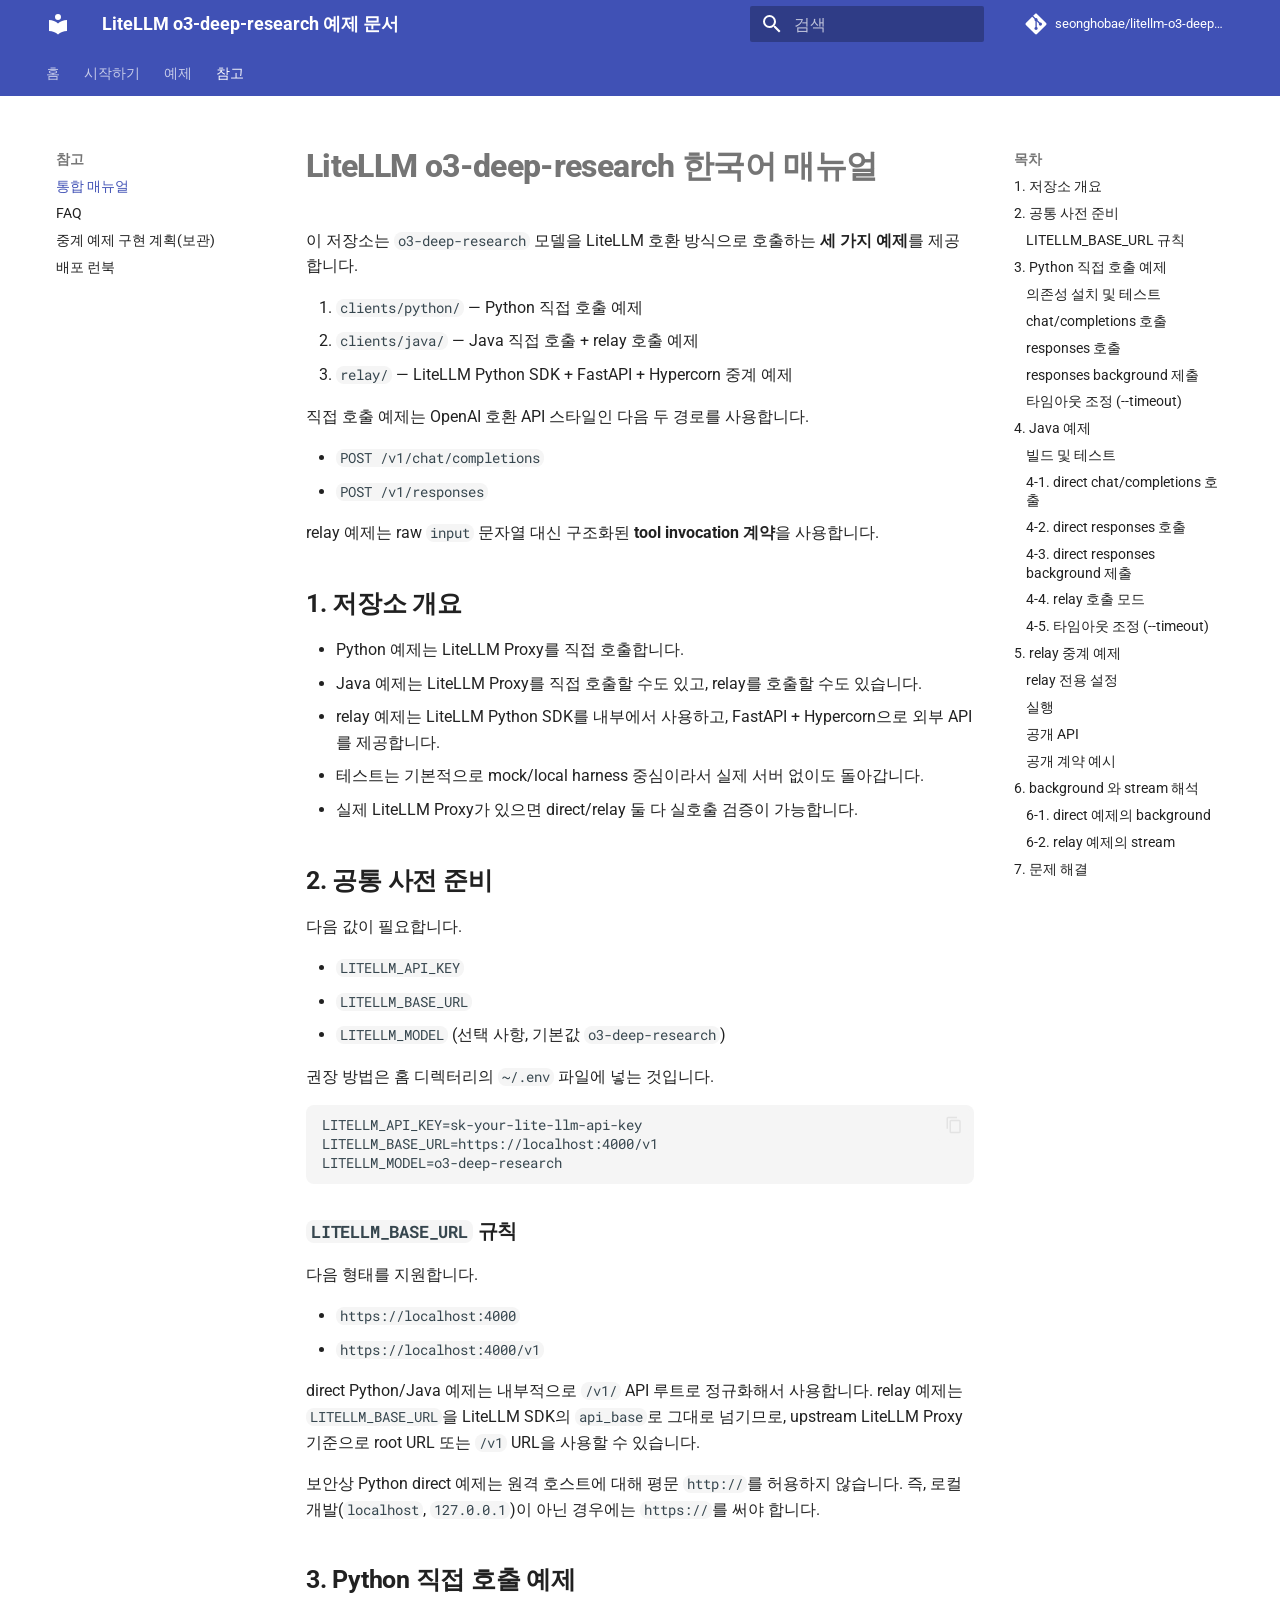
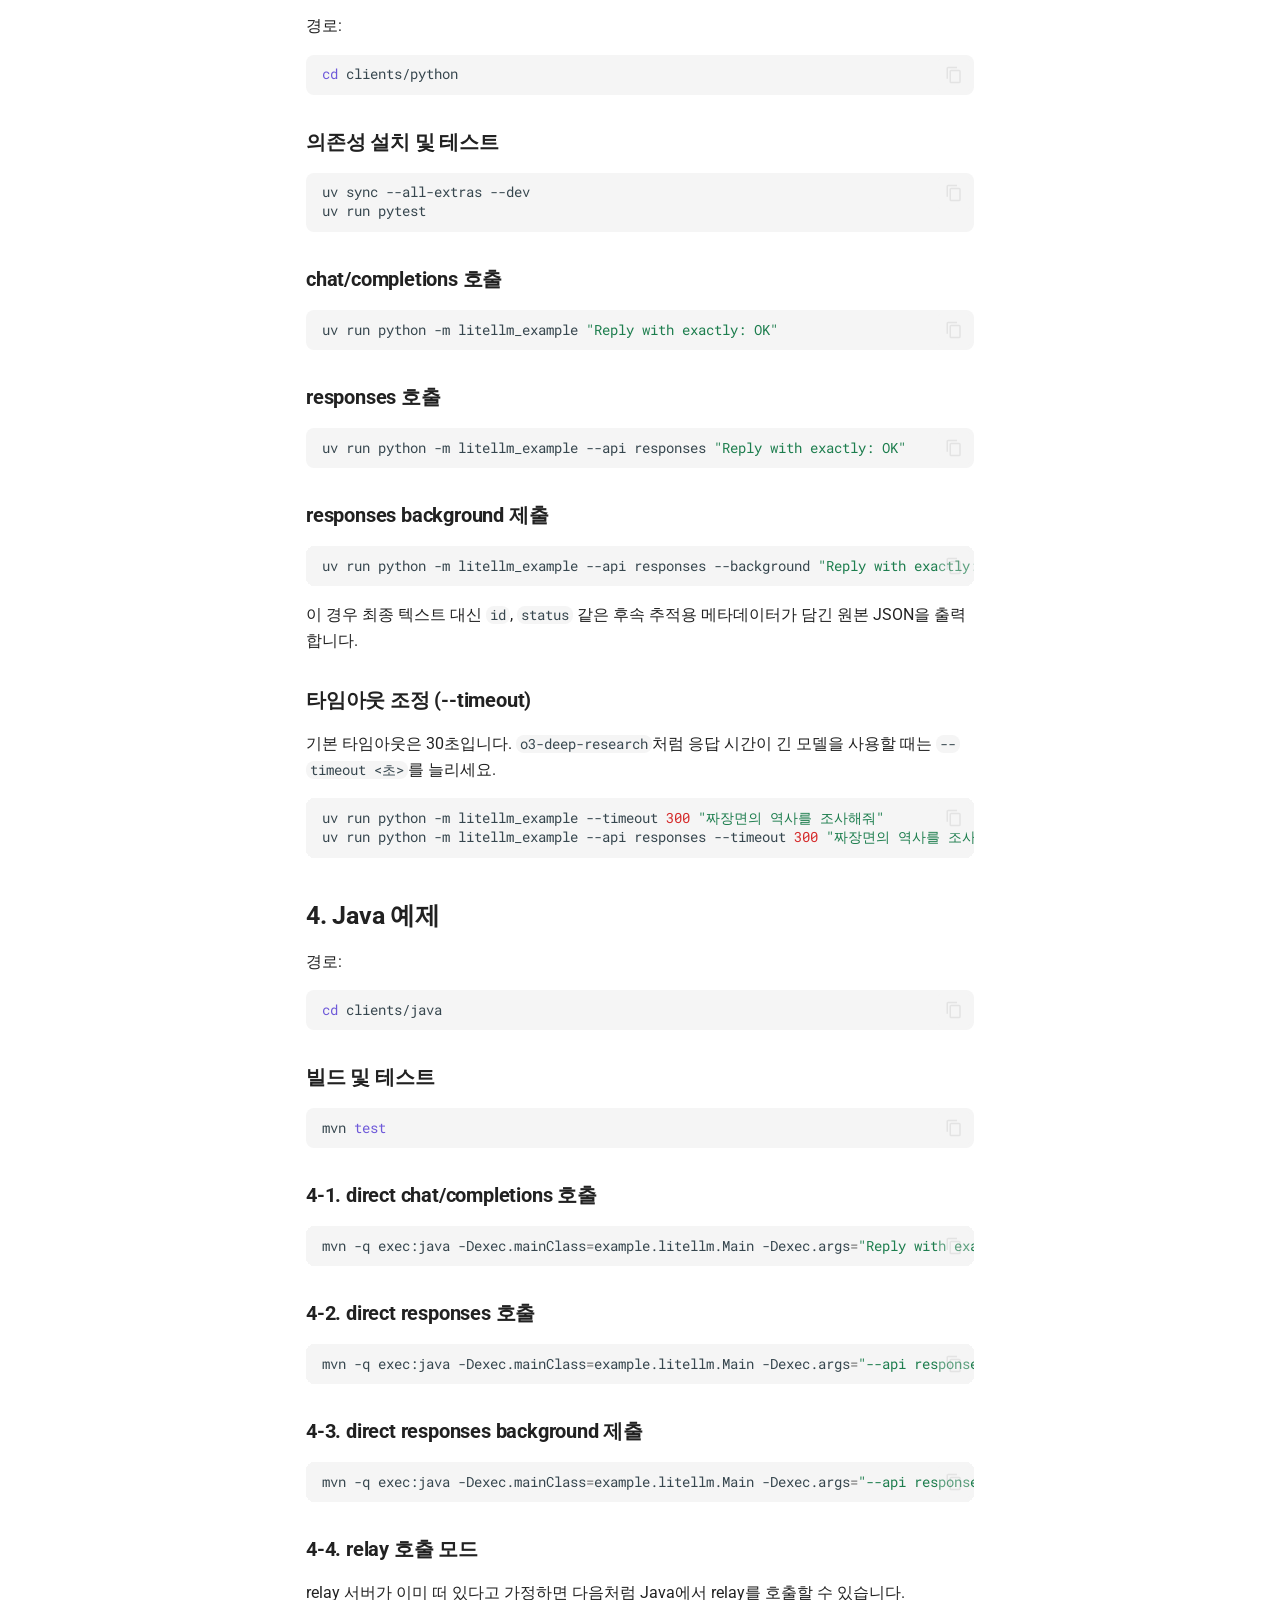
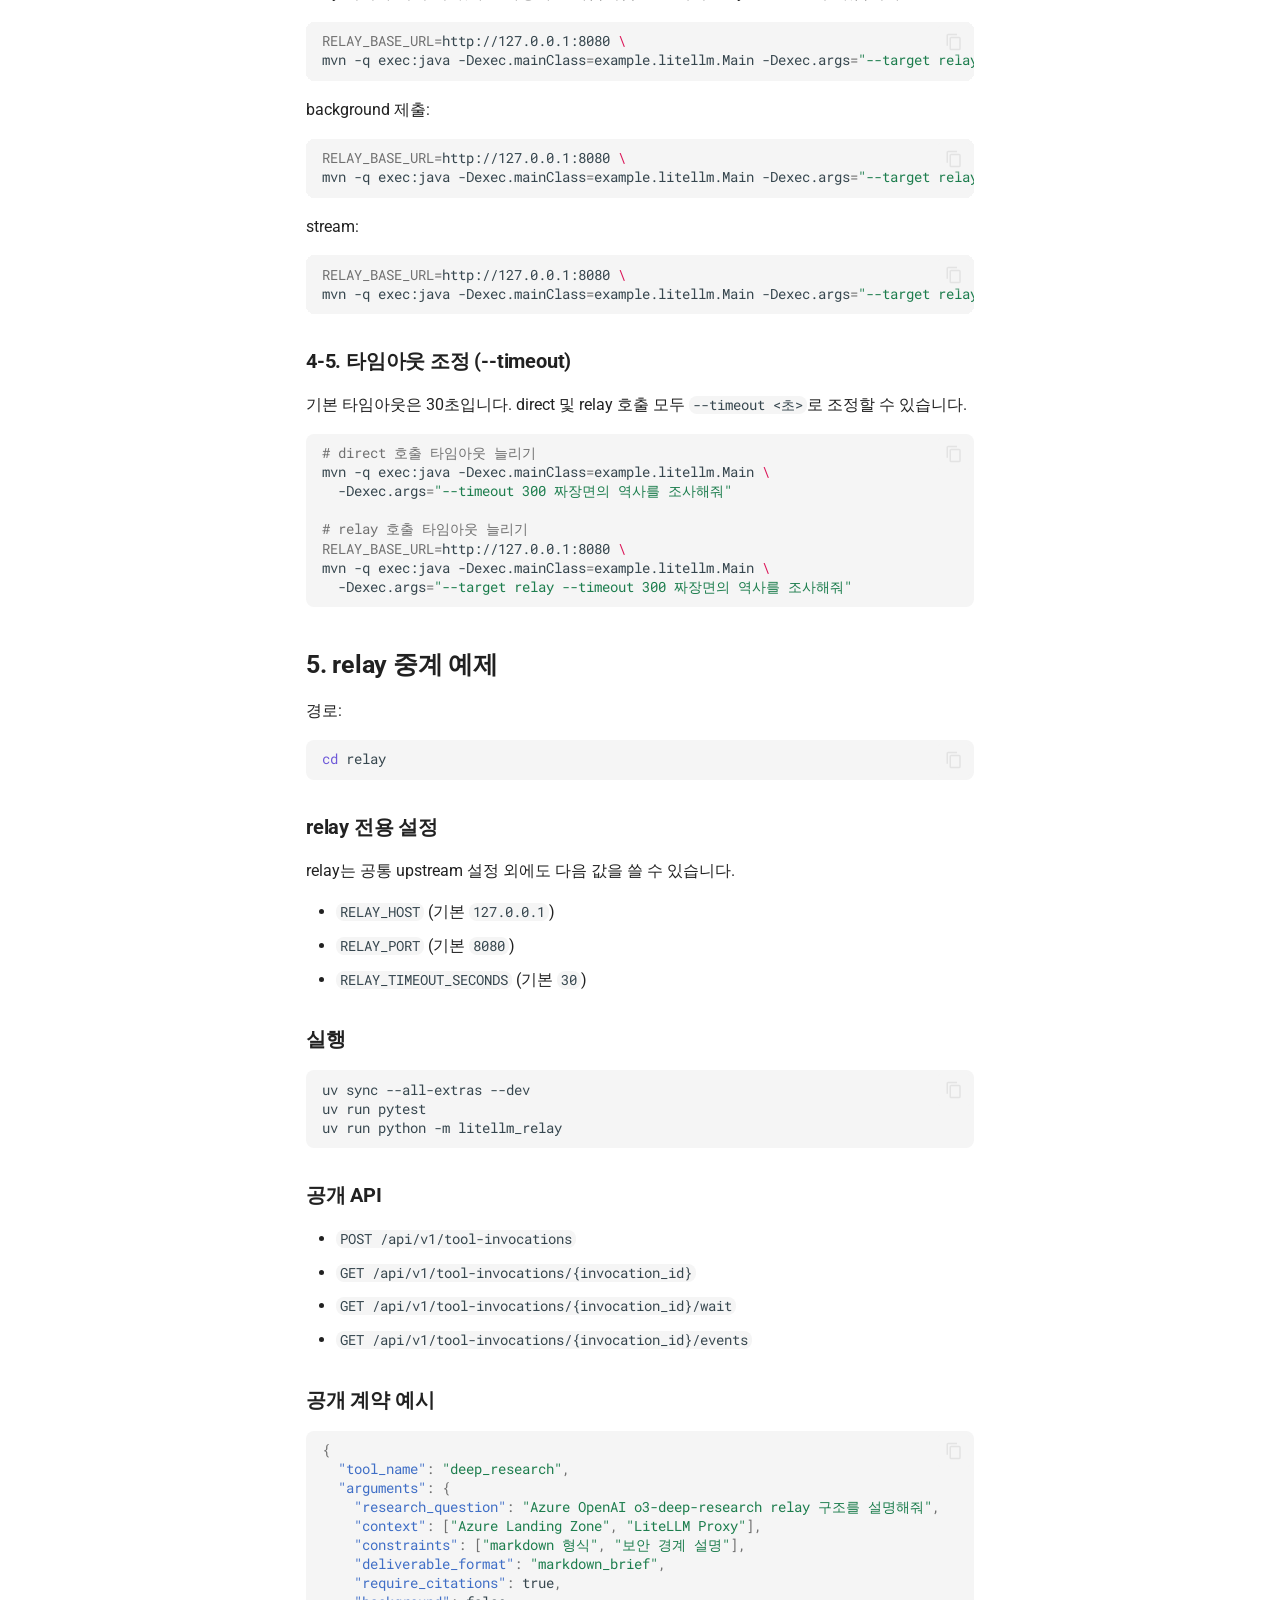
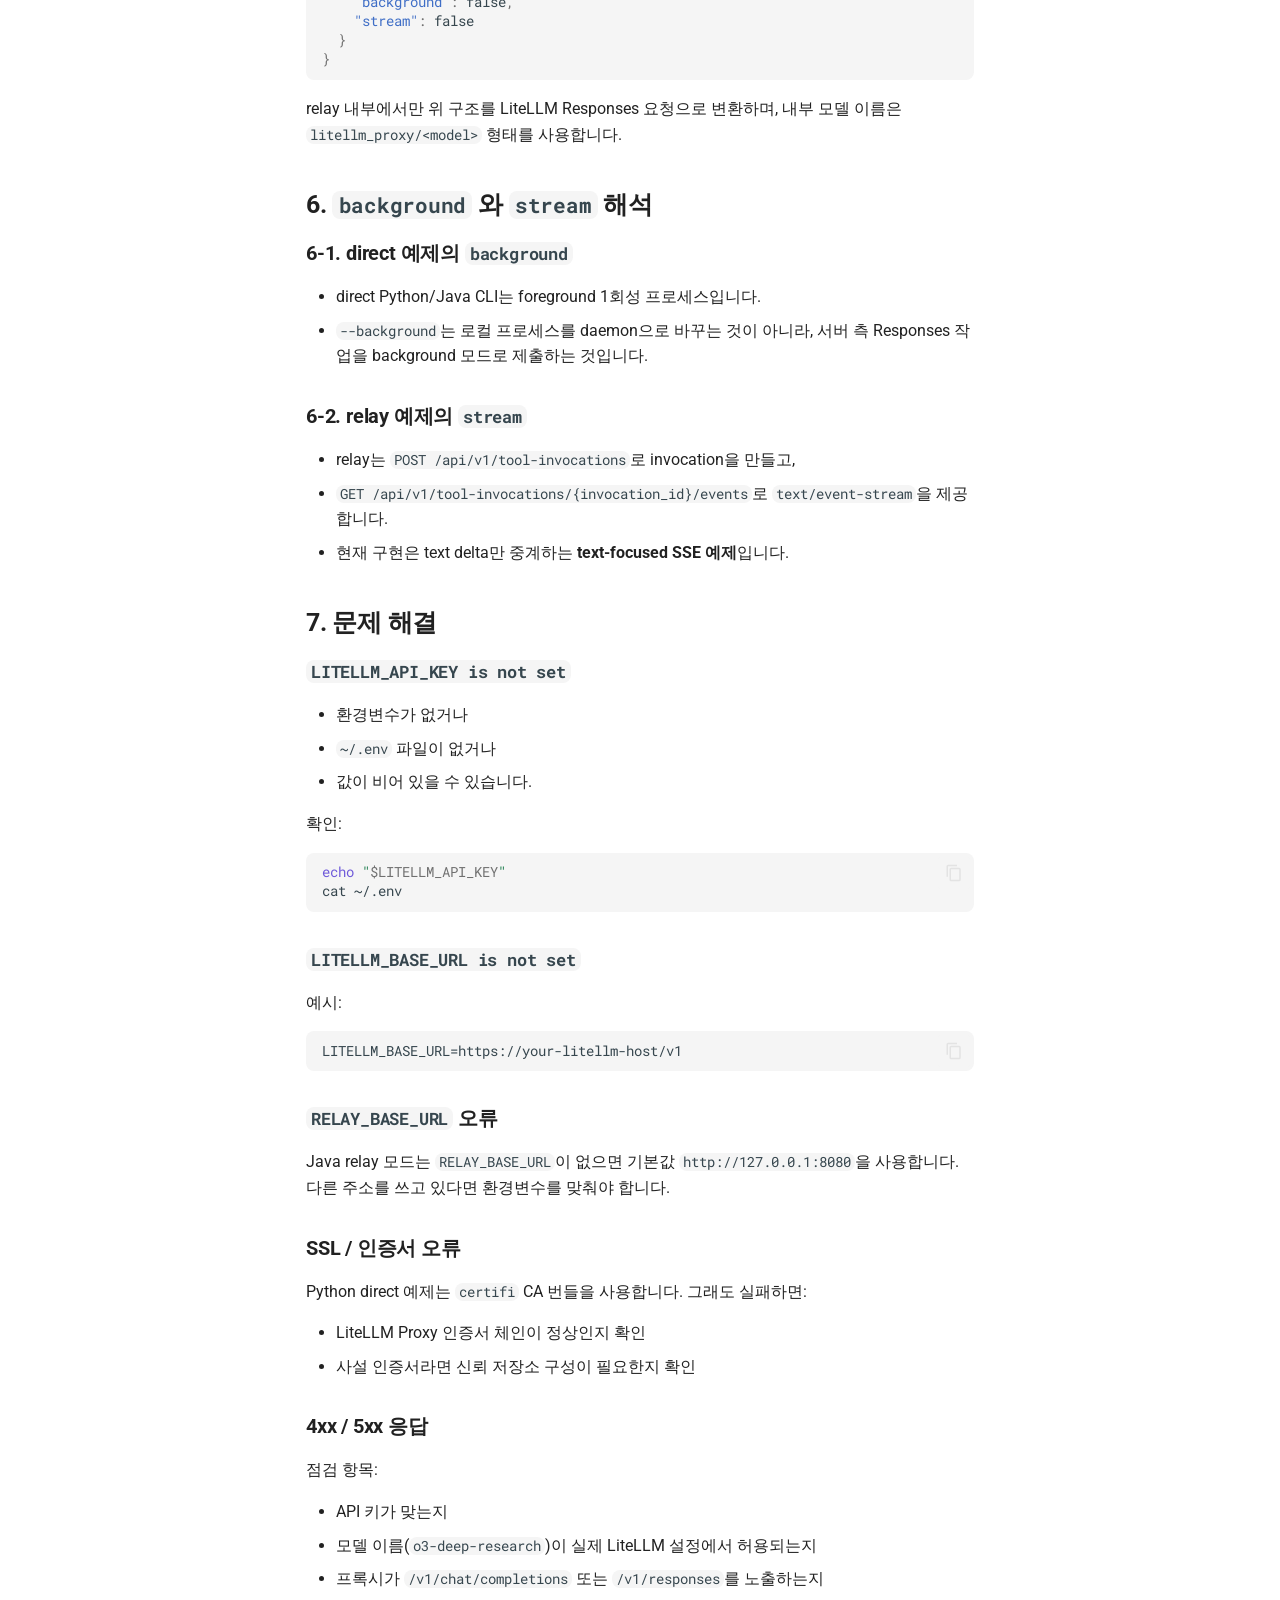
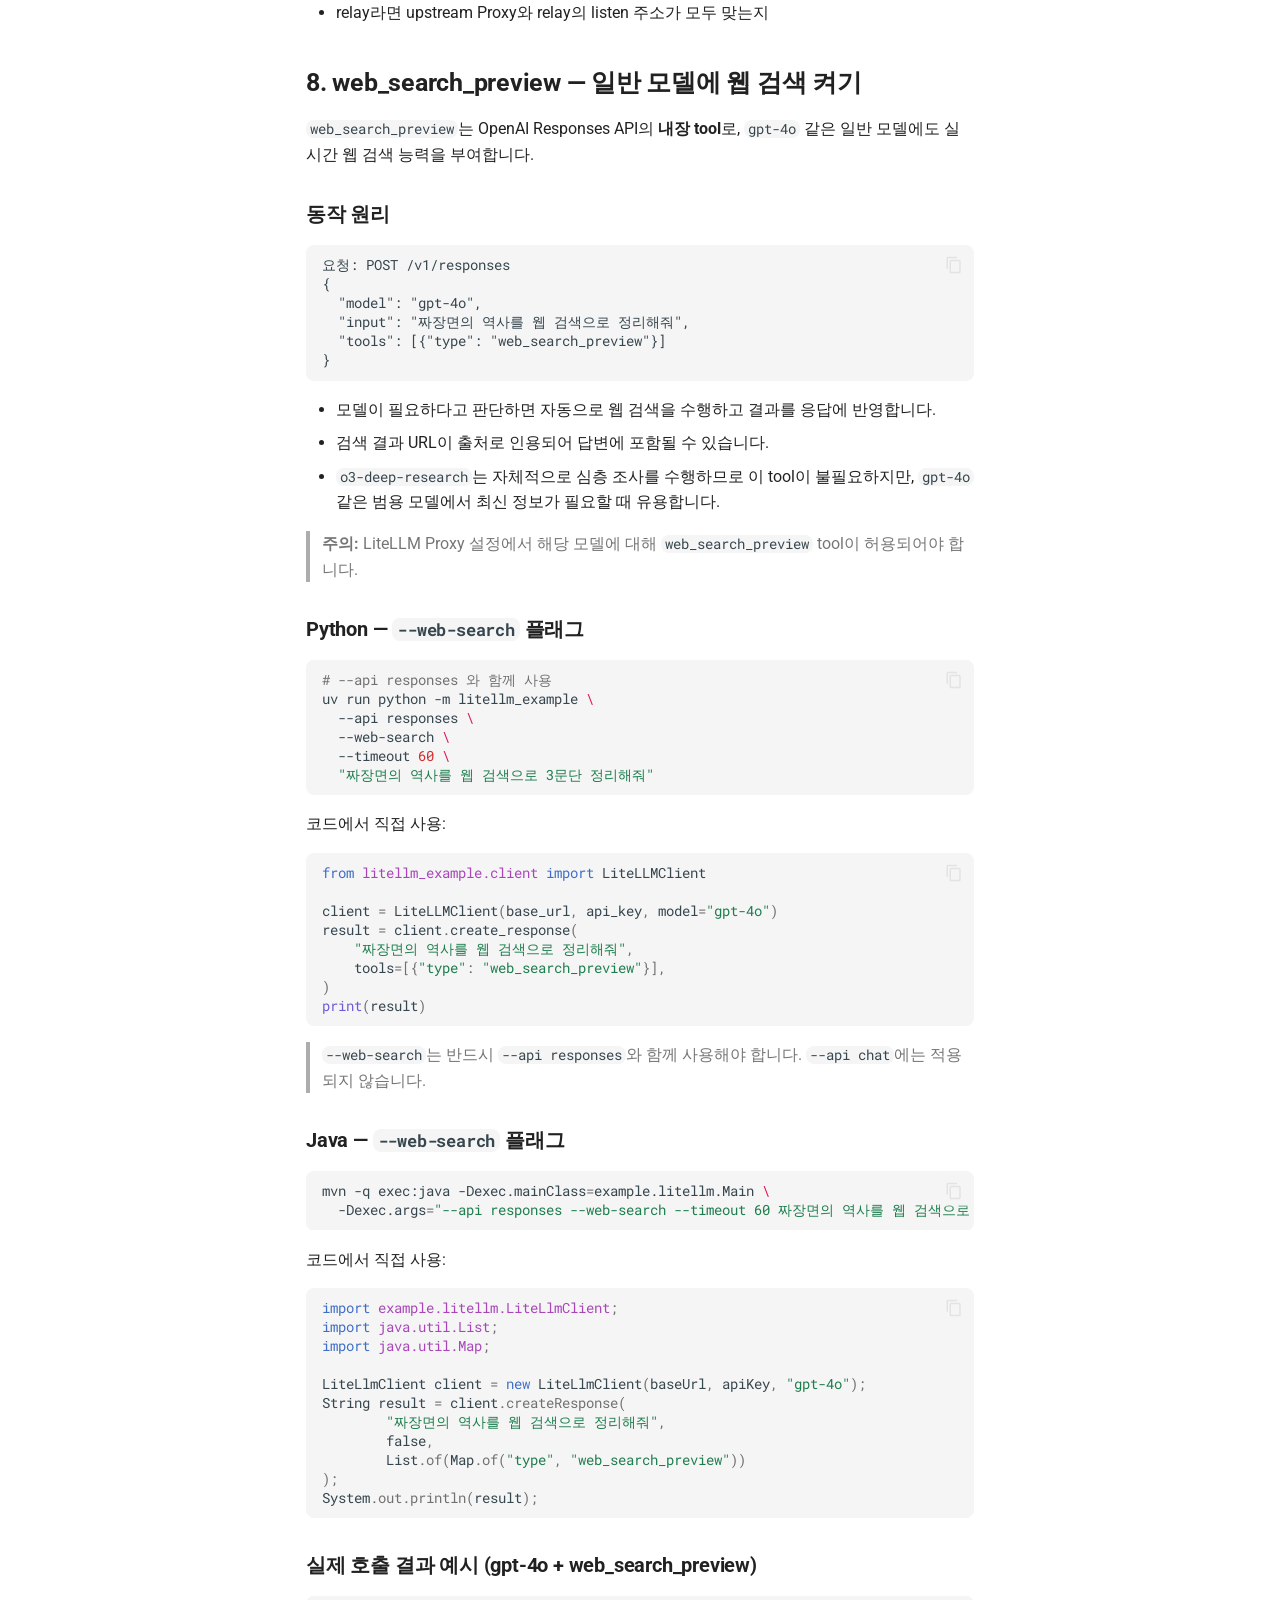
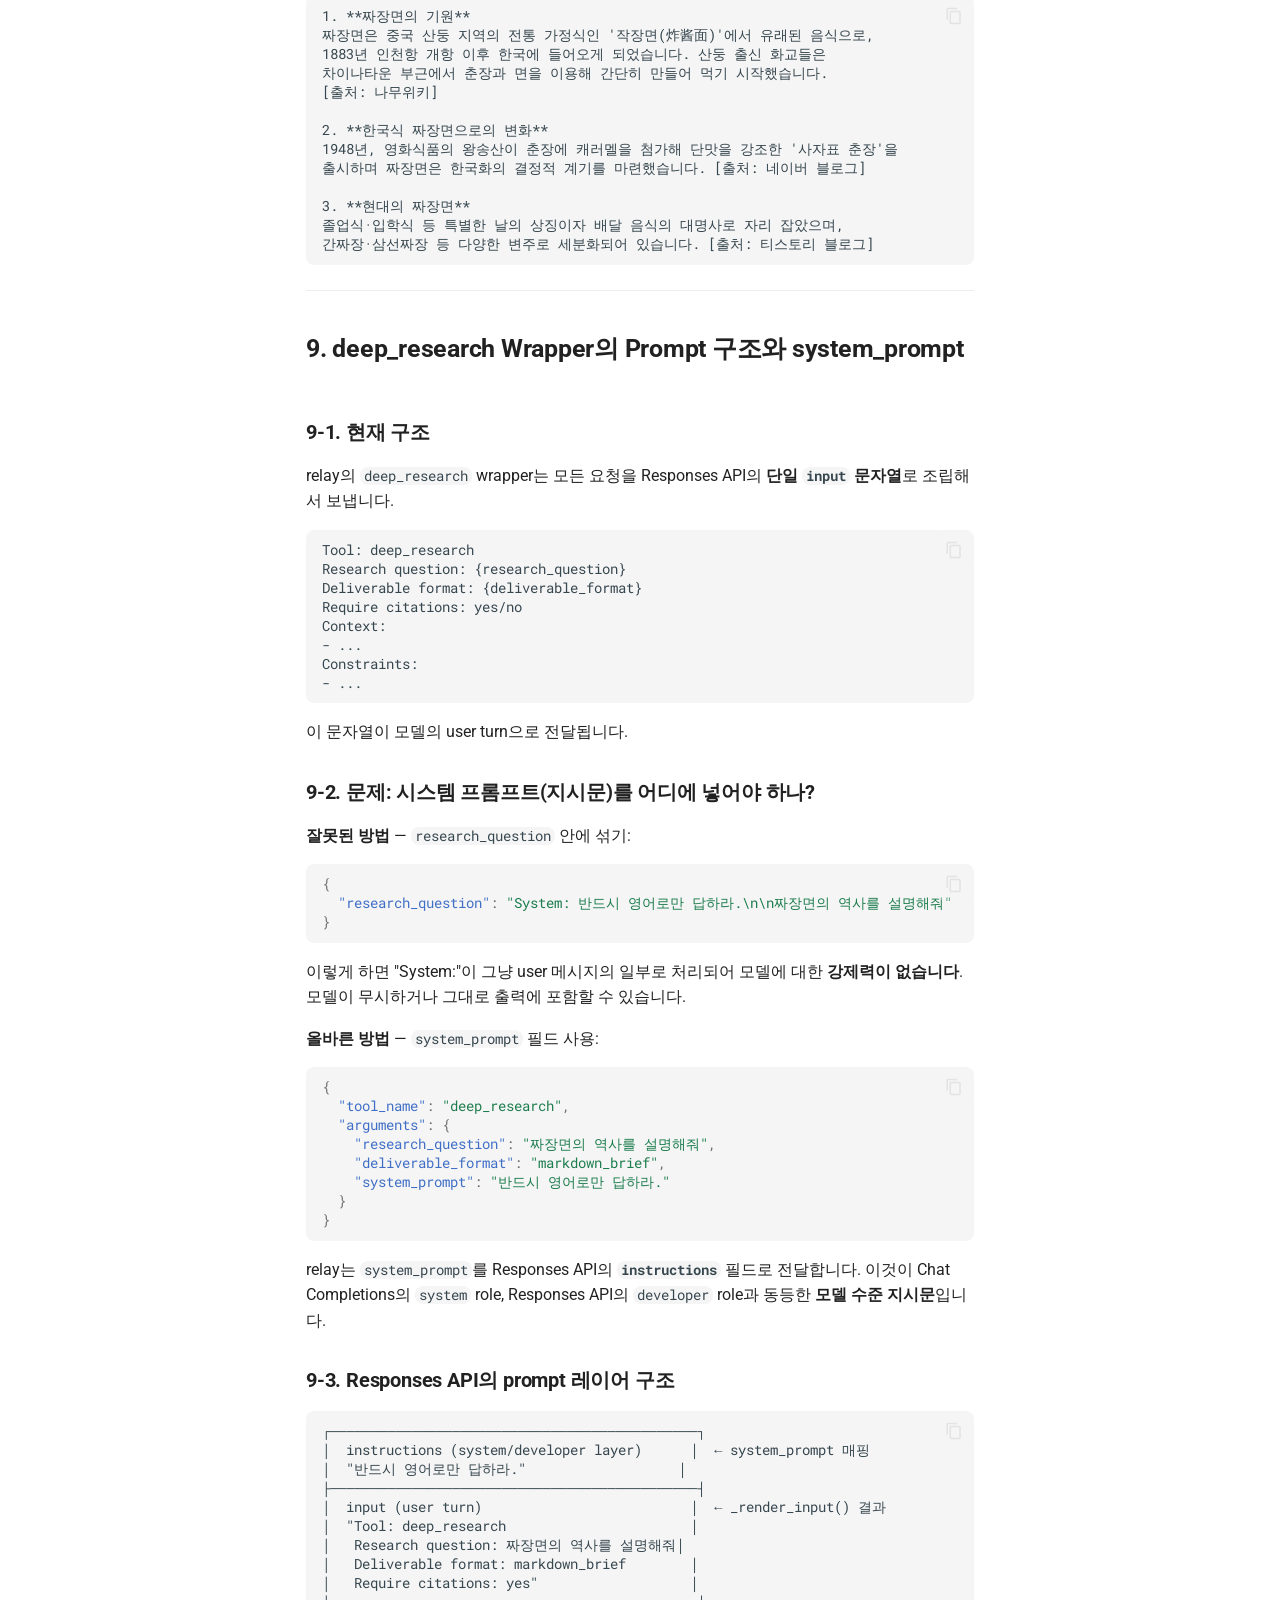
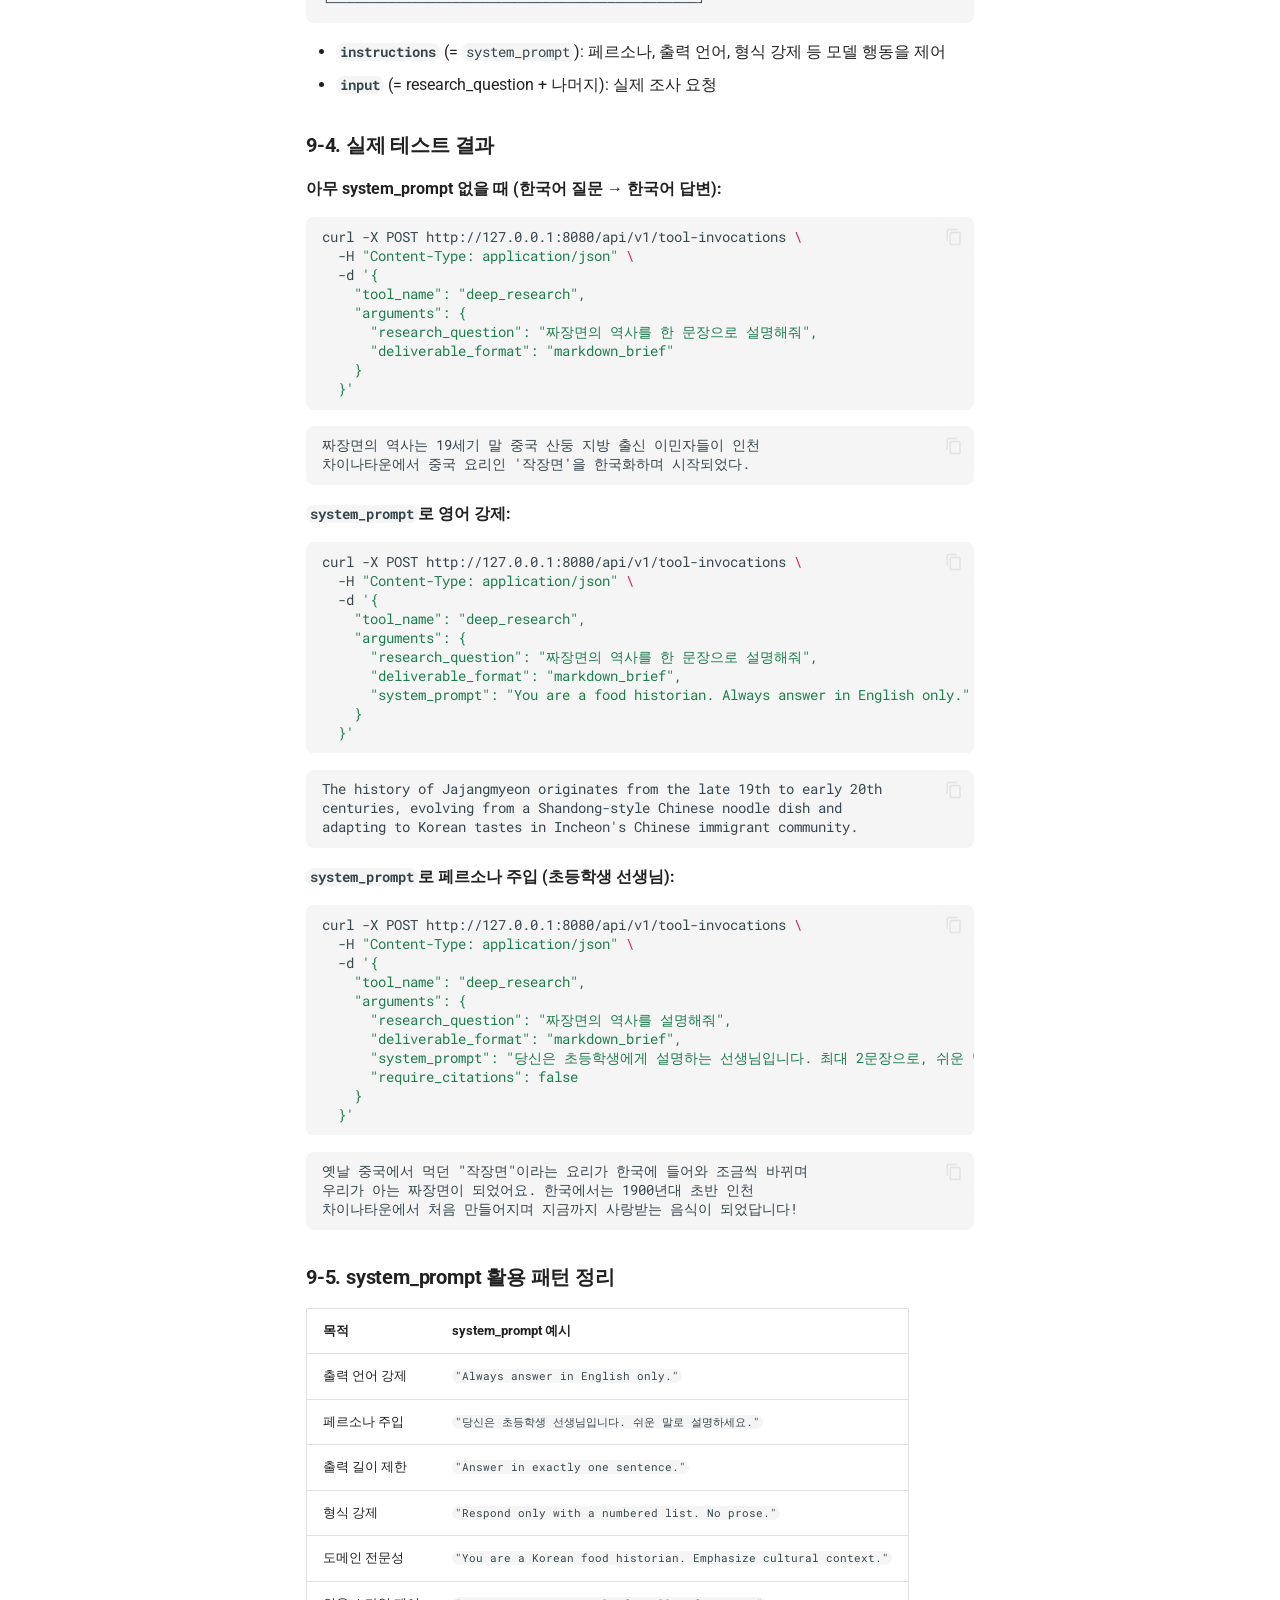
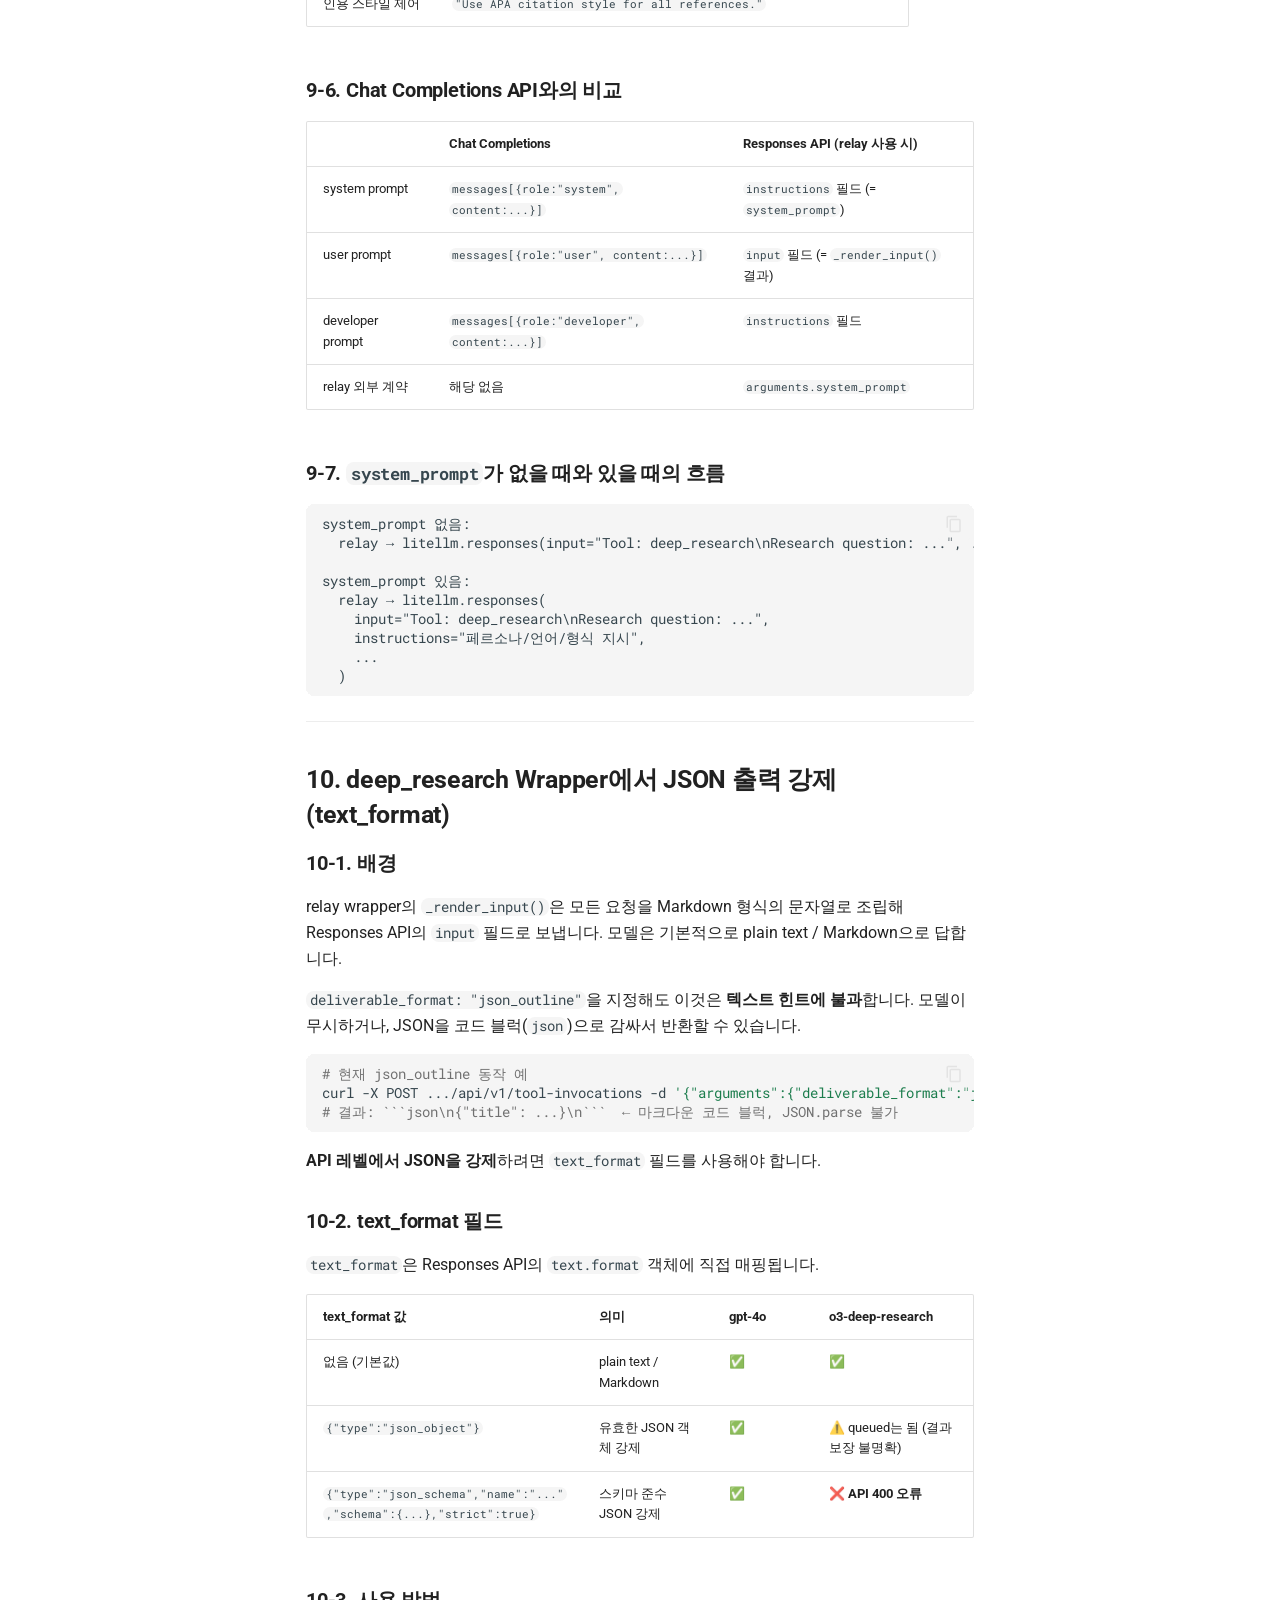
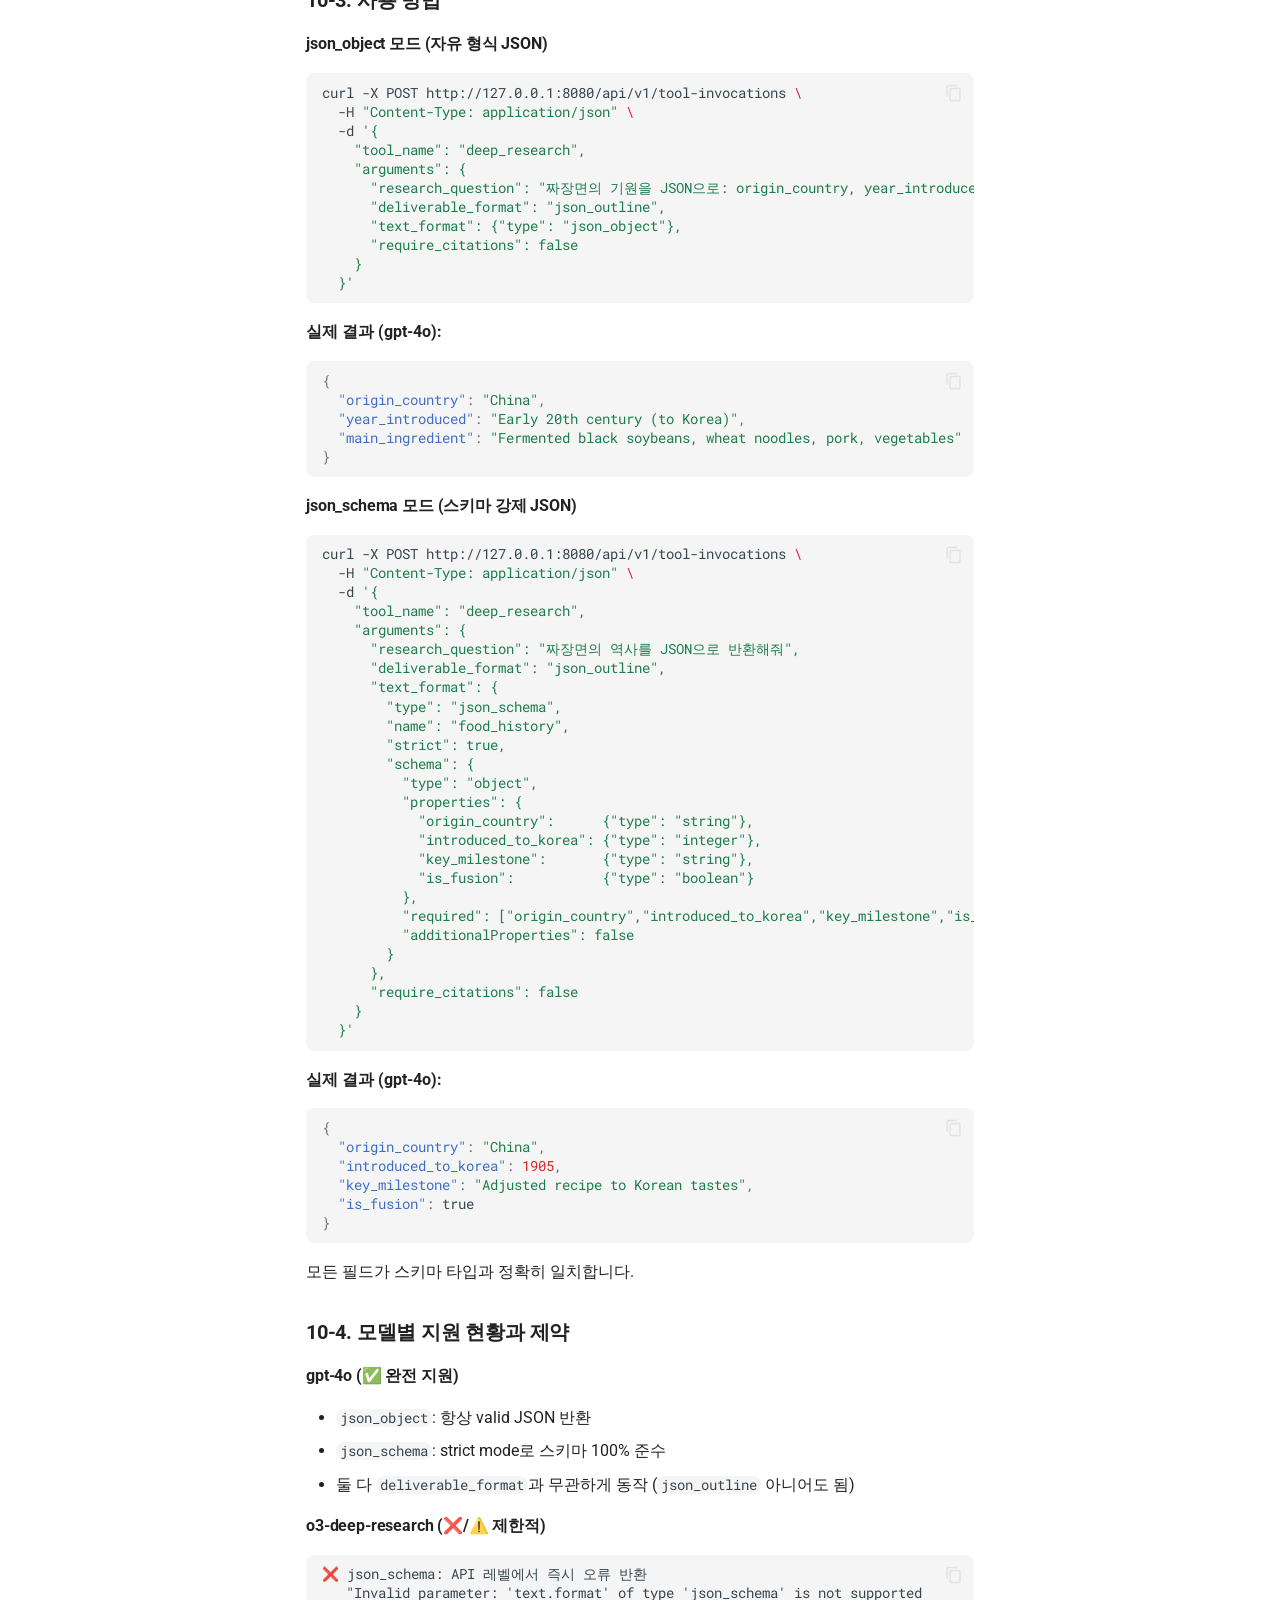
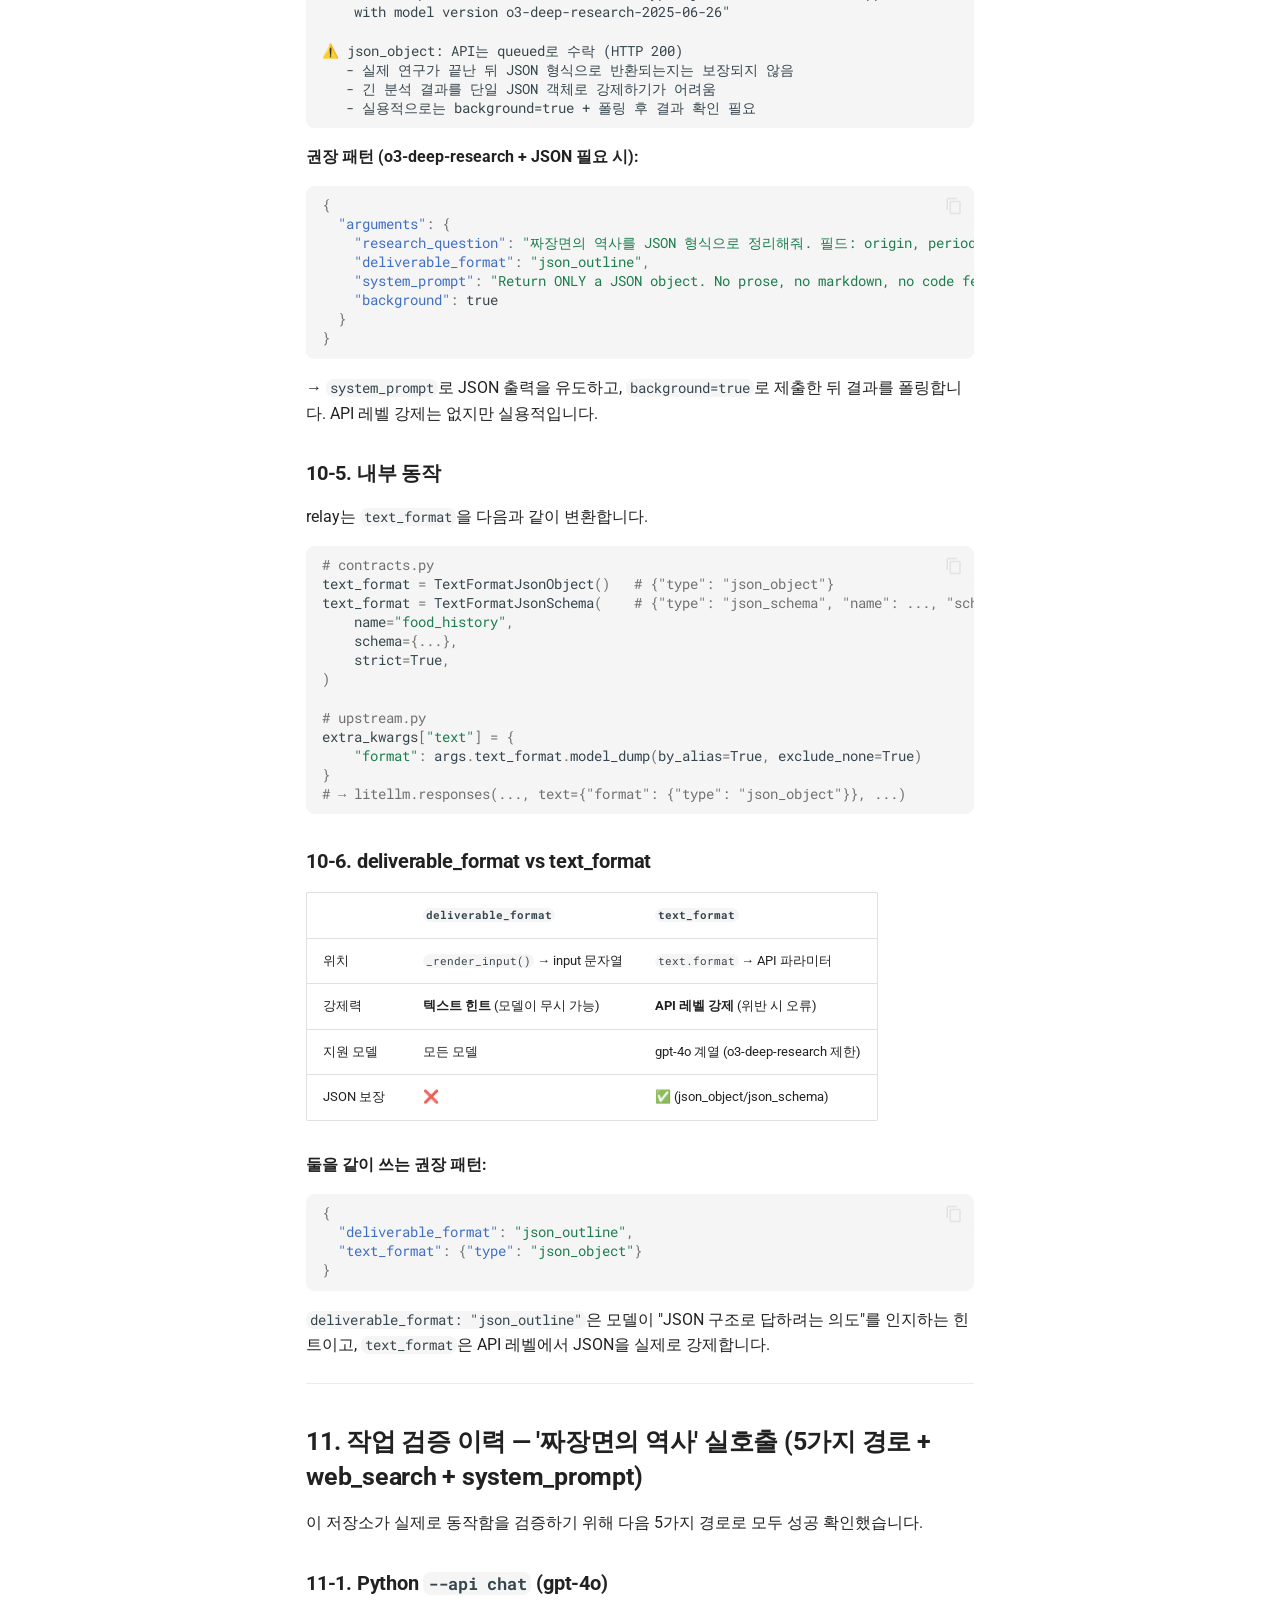
<file: ko/manual/index.html>
<!doctype html>
<html lang="ko" class="no-js">
  <head>
    
      <meta charset="utf-8">
      <meta name="viewport" content="width=device-width,initial-scale=1">
      
        <meta name="description" content="LiteLLM Proxy, Python, Java, relay 예제를 위한 한국어 문서 사이트">
      
      
      
        <link rel="canonical" href="https://seonghobae.github.io/litellm-o3-deep-research-rest-examples/ko/manual/">
      
      
        <link rel="prev" href="../auto-toolcalling/">
      
      
        <link rel="next" href="../faq/">
      
      
        
      
      
      <link rel="icon" href="../../assets/images/favicon.png">
      <meta name="generator" content="mkdocs-1.6.1, mkdocs-material-9.7.5">
    
    
      
        <title>통합 매뉴얼 - LiteLLM o3-deep-research 예제 문서</title>
      
    
    
      <link rel="stylesheet" href="../../assets/stylesheets/main.484c7ddc.min.css">
      
        
        <link rel="stylesheet" href="../../assets/stylesheets/palette.ab4e12ef.min.css">
      
      


    
    
      
    
    
      
        
        
        <link rel="preconnect" href="https://fonts.gstatic.com" crossorigin>
        <link rel="stylesheet" href="https://fonts.googleapis.com/css?family=Roboto:300,300i,400,400i,700,700i%7CRoboto+Mono:400,400i,700,700i&display=fallback">
        <style>:root{--md-text-font:"Roboto";--md-code-font:"Roboto Mono"}</style>
      
    
    
      <link rel="stylesheet" href="../../stylesheets/extra.css">
    
    <script>__md_scope=new URL("../..",location),__md_hash=e=>[...e].reduce(((e,_)=>(e<<5)-e+_.charCodeAt(0)),0),__md_get=(e,_=localStorage,t=__md_scope)=>JSON.parse(_.getItem(t.pathname+"."+e)),__md_set=(e,_,t=localStorage,a=__md_scope)=>{try{t.setItem(a.pathname+"."+e,JSON.stringify(_))}catch(e){}}</script>
    
      

    
    
  </head>
  
  
    
    
      
    
    
    
    
    <body dir="ltr" data-md-color-scheme="default" data-md-color-primary="indigo" data-md-color-accent="teal">
  
    
    <input class="md-toggle" data-md-toggle="drawer" type="checkbox" id="__drawer" autocomplete="off">
    <input class="md-toggle" data-md-toggle="search" type="checkbox" id="__search" autocomplete="off">
    <label class="md-overlay" for="__drawer"></label>
    <div data-md-component="skip">
      
        
        <a href="#litellm-o3-deep-research" class="md-skip">
          콘텐츠로 이동
        </a>
      
    </div>
    <div data-md-component="announce">
      
    </div>
    
    
      

<header class="md-header" data-md-component="header">
  <nav class="md-header__inner md-grid" aria-label="상단/헤더">
    <a href="../.." title="LiteLLM o3-deep-research 예제 문서" class="md-header__button md-logo" aria-label="LiteLLM o3-deep-research 예제 문서" data-md-component="logo">
      
  
  <svg xmlns="http://www.w3.org/2000/svg" viewBox="0 0 24 24"><path d="M12 8a3 3 0 0 0 3-3 3 3 0 0 0-3-3 3 3 0 0 0-3 3 3 3 0 0 0 3 3m0 3.54C9.64 9.35 6.5 8 3 8v11c3.5 0 6.64 1.35 9 3.54 2.36-2.19 5.5-3.54 9-3.54V8c-3.5 0-6.64 1.35-9 3.54"/></svg>

    </a>
    <label class="md-header__button md-icon" for="__drawer">
      
      <svg xmlns="http://www.w3.org/2000/svg" viewBox="0 0 24 24"><path d="M3 6h18v2H3zm0 5h18v2H3zm0 5h18v2H3z"/></svg>
    </label>
    <div class="md-header__title" data-md-component="header-title">
      <div class="md-header__ellipsis">
        <div class="md-header__topic">
          <span class="md-ellipsis">
            LiteLLM o3-deep-research 예제 문서
          </span>
        </div>
        <div class="md-header__topic" data-md-component="header-topic">
          <span class="md-ellipsis">
            
              통합 매뉴얼
            
          </span>
        </div>
      </div>
    </div>
    
      
        <form class="md-header__option" data-md-component="palette">
  
    
    
    
    <input class="md-option" data-md-color-media="" data-md-color-scheme="default" data-md-color-primary="indigo" data-md-color-accent="teal"  aria-hidden="true"  type="radio" name="__palette" id="__palette_0">
    
  
</form>
      
    
    
      <script>var palette=__md_get("__palette");if(palette&&palette.color){if("(prefers-color-scheme)"===palette.color.media){var media=matchMedia("(prefers-color-scheme: light)"),input=document.querySelector(media.matches?"[data-md-color-media='(prefers-color-scheme: light)']":"[data-md-color-media='(prefers-color-scheme: dark)']");palette.color.media=input.getAttribute("data-md-color-media"),palette.color.scheme=input.getAttribute("data-md-color-scheme"),palette.color.primary=input.getAttribute("data-md-color-primary"),palette.color.accent=input.getAttribute("data-md-color-accent")}for(var[key,value]of Object.entries(palette.color))document.body.setAttribute("data-md-color-"+key,value)}</script>
    
    
    
      
      
        <label class="md-header__button md-icon" for="__search">
          
          <svg xmlns="http://www.w3.org/2000/svg" viewBox="0 0 24 24"><path d="M9.5 3A6.5 6.5 0 0 1 16 9.5c0 1.61-.59 3.09-1.56 4.23l.27.27h.79l5 5-1.5 1.5-5-5v-.79l-.27-.27A6.52 6.52 0 0 1 9.5 16 6.5 6.5 0 0 1 3 9.5 6.5 6.5 0 0 1 9.5 3m0 2C7 5 5 7 5 9.5S7 14 9.5 14 14 12 14 9.5 12 5 9.5 5"/></svg>
        </label>
        <div class="md-search" data-md-component="search" role="dialog">
  <label class="md-search__overlay" for="__search"></label>
  <div class="md-search__inner" role="search">
    <form class="md-search__form" name="search">
      <input type="text" class="md-search__input" name="query" aria-label="검색" placeholder="검색" autocapitalize="off" autocorrect="off" autocomplete="off" spellcheck="false" data-md-component="search-query" required>
      <label class="md-search__icon md-icon" for="__search">
        
        <svg xmlns="http://www.w3.org/2000/svg" viewBox="0 0 24 24"><path d="M9.5 3A6.5 6.5 0 0 1 16 9.5c0 1.61-.59 3.09-1.56 4.23l.27.27h.79l5 5-1.5 1.5-5-5v-.79l-.27-.27A6.52 6.52 0 0 1 9.5 16 6.5 6.5 0 0 1 3 9.5 6.5 6.5 0 0 1 9.5 3m0 2C7 5 5 7 5 9.5S7 14 9.5 14 14 12 14 9.5 12 5 9.5 5"/></svg>
        
        <svg xmlns="http://www.w3.org/2000/svg" viewBox="0 0 24 24"><path d="M20 11v2H8l5.5 5.5-1.42 1.42L4.16 12l7.92-7.92L13.5 5.5 8 11z"/></svg>
      </label>
      <nav class="md-search__options" aria-label="검색">
        
        <button type="reset" class="md-search__icon md-icon" title="지우기" aria-label="지우기" tabindex="-1">
          
          <svg xmlns="http://www.w3.org/2000/svg" viewBox="0 0 24 24"><path d="M19 6.41 17.59 5 12 10.59 6.41 5 5 6.41 10.59 12 5 17.59 6.41 19 12 13.41 17.59 19 19 17.59 13.41 12z"/></svg>
        </button>
      </nav>
      
        <div class="md-search__suggest" data-md-component="search-suggest"></div>
      
    </form>
    <div class="md-search__output">
      <div class="md-search__scrollwrap" tabindex="0" data-md-scrollfix>
        <div class="md-search-result" data-md-component="search-result">
          <div class="md-search-result__meta">
            검색 초기화
          </div>
          <ol class="md-search-result__list" role="presentation"></ol>
        </div>
      </div>
    </div>
  </div>
</div>
      
    
    
      <div class="md-header__source">
        <a href="https://github.com/seonghobae/litellm-o3-deep-research-rest-examples" title="저장소로 이동" class="md-source" data-md-component="source">
  <div class="md-source__icon md-icon">
    
    <svg xmlns="http://www.w3.org/2000/svg" viewBox="0 0 448 512"><!--! Font Awesome Free 7.1.0 by @fontawesome - https://fontawesome.com License - https://fontawesome.com/license/free (Icons: CC BY 4.0, Fonts: SIL OFL 1.1, Code: MIT License) Copyright 2025 Fonticons, Inc.--><path d="M439.6 236.1 244 40.5c-5.4-5.5-12.8-8.5-20.4-8.5s-15 3-20.4 8.4L162.5 81l51.5 51.5c27.1-9.1 52.7 16.8 43.4 43.7l49.7 49.7c34.2-11.8 61.2 31 35.5 56.7-26.5 26.5-70.2-2.9-56-37.3L240.3 199v121.9c25.3 12.5 22.3 41.8 9.1 55-6.4 6.4-15.2 10.1-24.3 10.1s-17.8-3.6-24.3-10.1c-17.6-17.6-11.1-46.9 11.2-56v-123c-20.8-8.5-24.6-30.7-18.6-45L142.6 101 8.5 235.1C3 240.6 0 247.9 0 255.5s3 15 8.5 20.4l195.6 195.7c5.4 5.4 12.7 8.4 20.4 8.4s15-3 20.4-8.4l194.7-194.7c5.4-5.4 8.4-12.8 8.4-20.4s-3-15-8.4-20.4"/></svg>
  </div>
  <div class="md-source__repository">
    seonghobae/litellm-o3-deep-research-rest-examples
  </div>
</a>
      </div>
    
  </nav>
  
</header>
    
    <div class="md-container" data-md-component="container">
      
      
        
          
            
<nav class="md-tabs" aria-label="탭" data-md-component="tabs">
  <div class="md-grid">
    <ul class="md-tabs__list">
      
        
  
  
  
  
    <li class="md-tabs__item">
      <a href="../.." class="md-tabs__link">
        
  
  
    
  
  홈

      </a>
    </li>
  

      
        
  
  
  
  
    <li class="md-tabs__item">
      <a href="../quickstart/" class="md-tabs__link">
        
  
  
    
  
  시작하기

      </a>
    </li>
  

      
        
  
  
  
  
    
    
      <li class="md-tabs__item">
        <a href="../python-example/" class="md-tabs__link">
          
  
  
  예제

        </a>
      </li>
    
  

      
        
  
  
  
    
  
  
    
    
      <li class="md-tabs__item md-tabs__item--active">
        <a href="./" class="md-tabs__link">
          
  
  
  참고

        </a>
      </li>
    
  

      
    </ul>
  </div>
</nav>
          
        
      
      <main class="md-main" data-md-component="main">
        <div class="md-main__inner md-grid">
          
            
              
              <div class="md-sidebar md-sidebar--primary" data-md-component="sidebar" data-md-type="navigation" >
                <div class="md-sidebar__scrollwrap">
                  <div class="md-sidebar__inner">
                    


  


<nav class="md-nav md-nav--primary md-nav--lifted" aria-label="네비게이션" data-md-level="0">
  <label class="md-nav__title" for="__drawer">
    <a href="../.." title="LiteLLM o3-deep-research 예제 문서" class="md-nav__button md-logo" aria-label="LiteLLM o3-deep-research 예제 문서" data-md-component="logo">
      
  
  <svg xmlns="http://www.w3.org/2000/svg" viewBox="0 0 24 24"><path d="M12 8a3 3 0 0 0 3-3 3 3 0 0 0-3-3 3 3 0 0 0-3 3 3 3 0 0 0 3 3m0 3.54C9.64 9.35 6.5 8 3 8v11c3.5 0 6.64 1.35 9 3.54 2.36-2.19 5.5-3.54 9-3.54V8c-3.5 0-6.64 1.35-9 3.54"/></svg>

    </a>
    LiteLLM o3-deep-research 예제 문서
  </label>
  
    <div class="md-nav__source">
      <a href="https://github.com/seonghobae/litellm-o3-deep-research-rest-examples" title="저장소로 이동" class="md-source" data-md-component="source">
  <div class="md-source__icon md-icon">
    
    <svg xmlns="http://www.w3.org/2000/svg" viewBox="0 0 448 512"><!--! Font Awesome Free 7.1.0 by @fontawesome - https://fontawesome.com License - https://fontawesome.com/license/free (Icons: CC BY 4.0, Fonts: SIL OFL 1.1, Code: MIT License) Copyright 2025 Fonticons, Inc.--><path d="M439.6 236.1 244 40.5c-5.4-5.5-12.8-8.5-20.4-8.5s-15 3-20.4 8.4L162.5 81l51.5 51.5c27.1-9.1 52.7 16.8 43.4 43.7l49.7 49.7c34.2-11.8 61.2 31 35.5 56.7-26.5 26.5-70.2-2.9-56-37.3L240.3 199v121.9c25.3 12.5 22.3 41.8 9.1 55-6.4 6.4-15.2 10.1-24.3 10.1s-17.8-3.6-24.3-10.1c-17.6-17.6-11.1-46.9 11.2-56v-123c-20.8-8.5-24.6-30.7-18.6-45L142.6 101 8.5 235.1C3 240.6 0 247.9 0 255.5s3 15 8.5 20.4l195.6 195.7c5.4 5.4 12.7 8.4 20.4 8.4s15-3 20.4-8.4l194.7-194.7c5.4-5.4 8.4-12.8 8.4-20.4s-3-15-8.4-20.4"/></svg>
  </div>
  <div class="md-source__repository">
    seonghobae/litellm-o3-deep-research-rest-examples
  </div>
</a>
    </div>
  
  <ul class="md-nav__list" data-md-scrollfix>
    
      
      
  
  
  
  
    <li class="md-nav__item">
      <a href="../.." class="md-nav__link">
        
  
  
  <span class="md-ellipsis">
    
  
    홈
  

    
  </span>
  
  

      </a>
    </li>
  

    
      
      
  
  
  
  
    <li class="md-nav__item">
      <a href="../quickstart/" class="md-nav__link">
        
  
  
  <span class="md-ellipsis">
    
  
    시작하기
  

    
  </span>
  
  

      </a>
    </li>
  

    
      
      
  
  
  
  
    
    
    
    
      
      
        
      
    
    
    <li class="md-nav__item md-nav__item--nested">
      
        
        
        <input class="md-nav__toggle md-toggle " type="checkbox" id="__nav_3" >
        
          
          <label class="md-nav__link" for="__nav_3" id="__nav_3_label" tabindex="0">
            
  
  
  <span class="md-ellipsis">
    
  
    예제
  

    
  </span>
  
  

            <span class="md-nav__icon md-icon"></span>
          </label>
        
        <nav class="md-nav" data-md-level="1" aria-labelledby="__nav_3_label" aria-expanded="false">
          <label class="md-nav__title" for="__nav_3">
            <span class="md-nav__icon md-icon"></span>
            
  
    예제
  

          </label>
          <ul class="md-nav__list" data-md-scrollfix>
            
              
                
  
  
  
  
    <li class="md-nav__item">
      <a href="../python-example/" class="md-nav__link">
        
  
  
  <span class="md-ellipsis">
    
  
    Python 직접 호출
  

    
  </span>
  
  

      </a>
    </li>
  

              
            
              
                
  
  
  
  
    <li class="md-nav__item">
      <a href="../java-example/" class="md-nav__link">
        
  
  
  <span class="md-ellipsis">
    
  
    Java 직접 호출
  

    
  </span>
  
  

      </a>
    </li>
  

              
            
              
                
  
  
  
  
    <li class="md-nav__item">
      <a href="../relay-example/" class="md-nav__link">
        
  
  
  <span class="md-ellipsis">
    
  
    Relay 중계 예제
  

    
  </span>
  
  

      </a>
    </li>
  

              
            
              
                
  
  
  
  
    <li class="md-nav__item">
      <a href="../responses-guide/" class="md-nav__link">
        
  
  
  <span class="md-ellipsis">
    
  
    Responses / Background / Relay 스트리밍
  

    
  </span>
  
  

      </a>
    </li>
  

              
            
              
                
  
  
  
  
    <li class="md-nav__item">
      <a href="../auto-toolcalling/" class="md-nav__link">
        
  
  
  <span class="md-ellipsis">
    
  
    자동 Tool Calling
  

    
  </span>
  
  

      </a>
    </li>
  

              
            
          </ul>
        </nav>
      
    </li>
  

    
      
      
  
  
    
  
  
  
    
    
    
    
      
        
        
      
      
        
      
    
    
    <li class="md-nav__item md-nav__item--active md-nav__item--section md-nav__item--nested">
      
        
        
        <input class="md-nav__toggle md-toggle " type="checkbox" id="__nav_4" checked>
        
          
          <label class="md-nav__link" for="__nav_4" id="__nav_4_label" tabindex="">
            
  
  
  <span class="md-ellipsis">
    
  
    참고
  

    
  </span>
  
  

            <span class="md-nav__icon md-icon"></span>
          </label>
        
        <nav class="md-nav" data-md-level="1" aria-labelledby="__nav_4_label" aria-expanded="true">
          <label class="md-nav__title" for="__nav_4">
            <span class="md-nav__icon md-icon"></span>
            
  
    참고
  

          </label>
          <ul class="md-nav__list" data-md-scrollfix>
            
              
                
  
  
    
  
  
  
    <li class="md-nav__item md-nav__item--active">
      
      <input class="md-nav__toggle md-toggle" type="checkbox" id="__toc">
      
      
        
      
      
        <label class="md-nav__link md-nav__link--active" for="__toc">
          
  
  
  <span class="md-ellipsis">
    
  
    통합 매뉴얼
  

    
  </span>
  
  

          <span class="md-nav__icon md-icon"></span>
        </label>
      
      <a href="./" class="md-nav__link md-nav__link--active">
        
  
  
  <span class="md-ellipsis">
    
  
    통합 매뉴얼
  

    
  </span>
  
  

      </a>
      
        

<nav class="md-nav md-nav--secondary" aria-label="목차">
  
  
  
    
  
  
    <label class="md-nav__title" for="__toc">
      <span class="md-nav__icon md-icon"></span>
      목차
    </label>
    <ul class="md-nav__list" data-md-component="toc" data-md-scrollfix>
      
        <li class="md-nav__item">
  <a href="#1" class="md-nav__link">
    <span class="md-ellipsis">
      
        1. 저장소 개요
      
    </span>
  </a>
  
</li>
      
        <li class="md-nav__item">
  <a href="#2" class="md-nav__link">
    <span class="md-ellipsis">
      
        2. 공통 사전 준비
      
    </span>
  </a>
  
    <nav class="md-nav" aria-label="2. 공통 사전 준비">
      <ul class="md-nav__list">
        
          <li class="md-nav__item">
  <a href="#litellm_base_url" class="md-nav__link">
    <span class="md-ellipsis">
      
        LITELLM_BASE_URL 규칙
      
    </span>
  </a>
  
</li>
        
      </ul>
    </nav>
  
</li>
      
        <li class="md-nav__item">
  <a href="#3-python" class="md-nav__link">
    <span class="md-ellipsis">
      
        3. Python 직접 호출 예제
      
    </span>
  </a>
  
    <nav class="md-nav" aria-label="3. Python 직접 호출 예제">
      <ul class="md-nav__list">
        
          <li class="md-nav__item">
  <a href="#_1" class="md-nav__link">
    <span class="md-ellipsis">
      
        의존성 설치 및 테스트
      
    </span>
  </a>
  
</li>
        
          <li class="md-nav__item">
  <a href="#chatcompletions" class="md-nav__link">
    <span class="md-ellipsis">
      
        chat/completions 호출
      
    </span>
  </a>
  
</li>
        
          <li class="md-nav__item">
  <a href="#responses" class="md-nav__link">
    <span class="md-ellipsis">
      
        responses 호출
      
    </span>
  </a>
  
</li>
        
          <li class="md-nav__item">
  <a href="#responses-background" class="md-nav__link">
    <span class="md-ellipsis">
      
        responses background 제출
      
    </span>
  </a>
  
</li>
        
          <li class="md-nav__item">
  <a href="#-timeout" class="md-nav__link">
    <span class="md-ellipsis">
      
        타임아웃 조정 (--timeout)
      
    </span>
  </a>
  
</li>
        
      </ul>
    </nav>
  
</li>
      
        <li class="md-nav__item">
  <a href="#4-java" class="md-nav__link">
    <span class="md-ellipsis">
      
        4. Java 예제
      
    </span>
  </a>
  
    <nav class="md-nav" aria-label="4. Java 예제">
      <ul class="md-nav__list">
        
          <li class="md-nav__item">
  <a href="#_2" class="md-nav__link">
    <span class="md-ellipsis">
      
        빌드 및 테스트
      
    </span>
  </a>
  
</li>
        
          <li class="md-nav__item">
  <a href="#4-1-direct-chatcompletions" class="md-nav__link">
    <span class="md-ellipsis">
      
        4-1. direct chat/completions 호출
      
    </span>
  </a>
  
</li>
        
          <li class="md-nav__item">
  <a href="#4-2-direct-responses" class="md-nav__link">
    <span class="md-ellipsis">
      
        4-2. direct responses 호출
      
    </span>
  </a>
  
</li>
        
          <li class="md-nav__item">
  <a href="#4-3-direct-responses-background" class="md-nav__link">
    <span class="md-ellipsis">
      
        4-3. direct responses background 제출
      
    </span>
  </a>
  
</li>
        
          <li class="md-nav__item">
  <a href="#4-4-relay" class="md-nav__link">
    <span class="md-ellipsis">
      
        4-4. relay 호출 모드
      
    </span>
  </a>
  
</li>
        
          <li class="md-nav__item">
  <a href="#4-5-timeout" class="md-nav__link">
    <span class="md-ellipsis">
      
        4-5. 타임아웃 조정 (--timeout)
      
    </span>
  </a>
  
</li>
        
      </ul>
    </nav>
  
</li>
      
        <li class="md-nav__item">
  <a href="#5-relay" class="md-nav__link">
    <span class="md-ellipsis">
      
        5. relay 중계 예제
      
    </span>
  </a>
  
    <nav class="md-nav" aria-label="5. relay 중계 예제">
      <ul class="md-nav__list">
        
          <li class="md-nav__item">
  <a href="#relay" class="md-nav__link">
    <span class="md-ellipsis">
      
        relay 전용 설정
      
    </span>
  </a>
  
</li>
        
          <li class="md-nav__item">
  <a href="#_3" class="md-nav__link">
    <span class="md-ellipsis">
      
        실행
      
    </span>
  </a>
  
</li>
        
          <li class="md-nav__item">
  <a href="#api" class="md-nav__link">
    <span class="md-ellipsis">
      
        공개 API
      
    </span>
  </a>
  
</li>
        
          <li class="md-nav__item">
  <a href="#_4" class="md-nav__link">
    <span class="md-ellipsis">
      
        공개 계약 예시
      
    </span>
  </a>
  
</li>
        
      </ul>
    </nav>
  
</li>
      
        <li class="md-nav__item">
  <a href="#6-background-stream" class="md-nav__link">
    <span class="md-ellipsis">
      
        6. background 와 stream 해석
      
    </span>
  </a>
  
    <nav class="md-nav" aria-label="6. background 와 stream 해석">
      <ul class="md-nav__list">
        
          <li class="md-nav__item">
  <a href="#6-1-direct-background" class="md-nav__link">
    <span class="md-ellipsis">
      
        6-1. direct 예제의 background
      
    </span>
  </a>
  
</li>
        
          <li class="md-nav__item">
  <a href="#6-2-relay-stream" class="md-nav__link">
    <span class="md-ellipsis">
      
        6-2. relay 예제의 stream
      
    </span>
  </a>
  
</li>
        
      </ul>
    </nav>
  
</li>
      
        <li class="md-nav__item">
  <a href="#7" class="md-nav__link">
    <span class="md-ellipsis">
      
        7. 문제 해결
      
    </span>
  </a>
  
    <nav class="md-nav" aria-label="7. 문제 해결">
      <ul class="md-nav__list">
        
          <li class="md-nav__item">
  <a href="#litellm_api_key-is-not-set" class="md-nav__link">
    <span class="md-ellipsis">
      
        LITELLM_API_KEY is not set
      
    </span>
  </a>
  
</li>
        
          <li class="md-nav__item">
  <a href="#litellm_base_url-is-not-set" class="md-nav__link">
    <span class="md-ellipsis">
      
        LITELLM_BASE_URL is not set
      
    </span>
  </a>
  
</li>
        
          <li class="md-nav__item">
  <a href="#relay_base_url" class="md-nav__link">
    <span class="md-ellipsis">
      
        RELAY_BASE_URL 오류
      
    </span>
  </a>
  
</li>
        
          <li class="md-nav__item">
  <a href="#ssl" class="md-nav__link">
    <span class="md-ellipsis">
      
        SSL / 인증서 오류
      
    </span>
  </a>
  
</li>
        
          <li class="md-nav__item">
  <a href="#4xx-5xx" class="md-nav__link">
    <span class="md-ellipsis">
      
        4xx / 5xx 응답
      
    </span>
  </a>
  
</li>
        
      </ul>
    </nav>
  
</li>
      
        <li class="md-nav__item">
  <a href="#8-web_search_preview" class="md-nav__link">
    <span class="md-ellipsis">
      
        8. web_search_preview — 일반 모델에 웹 검색 켜기
      
    </span>
  </a>
  
    <nav class="md-nav" aria-label="8. web_search_preview — 일반 모델에 웹 검색 켜기">
      <ul class="md-nav__list">
        
          <li class="md-nav__item">
  <a href="#_5" class="md-nav__link">
    <span class="md-ellipsis">
      
        동작 원리
      
    </span>
  </a>
  
</li>
        
          <li class="md-nav__item">
  <a href="#python-web-search" class="md-nav__link">
    <span class="md-ellipsis">
      
        Python — --web-search 플래그
      
    </span>
  </a>
  
</li>
        
          <li class="md-nav__item">
  <a href="#java-web-search" class="md-nav__link">
    <span class="md-ellipsis">
      
        Java — --web-search 플래그
      
    </span>
  </a>
  
</li>
        
          <li class="md-nav__item">
  <a href="#gpt-4o-web_search_preview" class="md-nav__link">
    <span class="md-ellipsis">
      
        실제 호출 결과 예시 (gpt-4o + web_search_preview)
      
    </span>
  </a>
  
</li>
        
      </ul>
    </nav>
  
</li>
      
        <li class="md-nav__item">
  <a href="#9-deep_research-wrapper-prompt-system_prompt" class="md-nav__link">
    <span class="md-ellipsis">
      
        9. deep_research Wrapper의 Prompt 구조와 system_prompt
      
    </span>
  </a>
  
    <nav class="md-nav" aria-label="9. deep_research Wrapper의 Prompt 구조와 system_prompt">
      <ul class="md-nav__list">
        
          <li class="md-nav__item">
  <a href="#9-1" class="md-nav__link">
    <span class="md-ellipsis">
      
        9-1. 현재 구조
      
    </span>
  </a>
  
</li>
        
          <li class="md-nav__item">
  <a href="#9-2" class="md-nav__link">
    <span class="md-ellipsis">
      
        9-2. 문제: 시스템 프롬프트(지시문)를 어디에 넣어야 하나?
      
    </span>
  </a>
  
</li>
        
          <li class="md-nav__item">
  <a href="#9-3-responses-api-prompt" class="md-nav__link">
    <span class="md-ellipsis">
      
        9-3. Responses API의 prompt 레이어 구조
      
    </span>
  </a>
  
</li>
        
          <li class="md-nav__item">
  <a href="#9-4" class="md-nav__link">
    <span class="md-ellipsis">
      
        9-4. 실제 테스트 결과
      
    </span>
  </a>
  
</li>
        
          <li class="md-nav__item">
  <a href="#9-5-system_prompt" class="md-nav__link">
    <span class="md-ellipsis">
      
        9-5. system_prompt 활용 패턴 정리
      
    </span>
  </a>
  
</li>
        
          <li class="md-nav__item">
  <a href="#9-6-chat-completions-api" class="md-nav__link">
    <span class="md-ellipsis">
      
        9-6. Chat Completions API와의 비교
      
    </span>
  </a>
  
</li>
        
          <li class="md-nav__item">
  <a href="#9-7-system_prompt" class="md-nav__link">
    <span class="md-ellipsis">
      
        9-7. system_prompt가 없을 때와 있을 때의 흐름
      
    </span>
  </a>
  
</li>
        
      </ul>
    </nav>
  
</li>
      
        <li class="md-nav__item">
  <a href="#10-deep_research-wrapper-json-text_format" class="md-nav__link">
    <span class="md-ellipsis">
      
        10. deep_research Wrapper에서 JSON 출력 강제 (text_format)
      
    </span>
  </a>
  
    <nav class="md-nav" aria-label="10. deep_research Wrapper에서 JSON 출력 강제 (text_format)">
      <ul class="md-nav__list">
        
          <li class="md-nav__item">
  <a href="#10-1" class="md-nav__link">
    <span class="md-ellipsis">
      
        10-1. 배경
      
    </span>
  </a>
  
</li>
        
          <li class="md-nav__item">
  <a href="#10-2-text_format" class="md-nav__link">
    <span class="md-ellipsis">
      
        10-2. text_format 필드
      
    </span>
  </a>
  
</li>
        
          <li class="md-nav__item">
  <a href="#10-3" class="md-nav__link">
    <span class="md-ellipsis">
      
        10-3. 사용 방법
      
    </span>
  </a>
  
    <nav class="md-nav" aria-label="10-3. 사용 방법">
      <ul class="md-nav__list">
        
          <li class="md-nav__item">
  <a href="#json_object-json" class="md-nav__link">
    <span class="md-ellipsis">
      
        json_object 모드 (자유 형식 JSON)
      
    </span>
  </a>
  
</li>
        
          <li class="md-nav__item">
  <a href="#json_schema-json" class="md-nav__link">
    <span class="md-ellipsis">
      
        json_schema 모드 (스키마 강제 JSON)
      
    </span>
  </a>
  
</li>
        
      </ul>
    </nav>
  
</li>
        
          <li class="md-nav__item">
  <a href="#10-4" class="md-nav__link">
    <span class="md-ellipsis">
      
        10-4. 모델별 지원 현황과 제약
      
    </span>
  </a>
  
    <nav class="md-nav" aria-label="10-4. 모델별 지원 현황과 제약">
      <ul class="md-nav__list">
        
          <li class="md-nav__item">
  <a href="#gpt-4o" class="md-nav__link">
    <span class="md-ellipsis">
      
        gpt-4o (✅ 완전 지원)
      
    </span>
  </a>
  
</li>
        
          <li class="md-nav__item">
  <a href="#o3-deep-research" class="md-nav__link">
    <span class="md-ellipsis">
      
        o3-deep-research (❌/⚠️ 제한적)
      
    </span>
  </a>
  
</li>
        
      </ul>
    </nav>
  
</li>
        
          <li class="md-nav__item">
  <a href="#10-5" class="md-nav__link">
    <span class="md-ellipsis">
      
        10-5. 내부 동작
      
    </span>
  </a>
  
</li>
        
          <li class="md-nav__item">
  <a href="#10-6-deliverable_format-vs-text_format" class="md-nav__link">
    <span class="md-ellipsis">
      
        10-6. deliverable_format vs text_format
      
    </span>
  </a>
  
</li>
        
      </ul>
    </nav>
  
</li>
      
        <li class="md-nav__item">
  <a href="#11-5-web_search-system_prompt" class="md-nav__link">
    <span class="md-ellipsis">
      
        11. 작업 검증 이력 — '짜장면의 역사' 실호출 (5가지 경로 + web_search + system_prompt)
      
    </span>
  </a>
  
    <nav class="md-nav" aria-label="11. 작업 검증 이력 — &#39;짜장면의 역사&#39; 실호출 (5가지 경로 + web_search + system_prompt)">
      <ul class="md-nav__list">
        
          <li class="md-nav__item">
  <a href="#11-1-python-api-chat-gpt-4o" class="md-nav__link">
    <span class="md-ellipsis">
      
        11-1. Python --api chat (gpt-4o)
      
    </span>
  </a>
  
</li>
        
          <li class="md-nav__item">
  <a href="#11-2-python-api-responses-gpt-4o" class="md-nav__link">
    <span class="md-ellipsis">
      
        11-2. Python --api responses (gpt-4o)
      
    </span>
  </a>
  
</li>
        
          <li class="md-nav__item">
  <a href="#11-3-java-api-chat-gpt-4o" class="md-nav__link">
    <span class="md-ellipsis">
      
        11-3. Java --api chat (gpt-4o)
      
    </span>
  </a>
  
</li>
        
          <li class="md-nav__item">
  <a href="#11-4-java-api-responses-gpt-4o" class="md-nav__link">
    <span class="md-ellipsis">
      
        11-4. Java --api responses (gpt-4o)
      
    </span>
  </a>
  
</li>
        
          <li class="md-nav__item">
  <a href="#11-5-java-target-relay-gpt-4o-relay" class="md-nav__link">
    <span class="md-ellipsis">
      
        11-5. Java --target relay (gpt-4o, relay 서버 경유)
      
    </span>
  </a>
  
</li>
        
          <li class="md-nav__item">
  <a href="#11-6-python-api-responses-web-search-gpt-4o" class="md-nav__link">
    <span class="md-ellipsis">
      
        11-6. Python --api responses --web-search (gpt-4o + 웹 검색)
      
    </span>
  </a>
  
</li>
        
          <li class="md-nav__item">
  <a href="#11-7-java-api-responses-web-search-gpt-4o" class="md-nav__link">
    <span class="md-ellipsis">
      
        11-7. Java --api responses --web-search (gpt-4o + 웹 검색)
      
    </span>
  </a>
  
</li>
        
      </ul>
    </nav>
  
</li>
      
        <li class="md-nav__item">
  <a href="#12" class="md-nav__link">
    <span class="md-ellipsis">
      
        12. 요약
      
    </span>
  </a>
  
</li>
      
        <li class="md-nav__item">
  <a href="#13-tool-calling-deep_research" class="md-nav__link">
    <span class="md-ellipsis">
      
        13. 자동 Tool Calling — 일반 대화 중 deep_research 자동 개입
      
    </span>
  </a>
  
    <nav class="md-nav" aria-label="13. 자동 Tool Calling — 일반 대화 중 deep_research 자동 개입">
      <ul class="md-nav__list">
        
          <li class="md-nav__item">
  <a href="#13-1" class="md-nav__link">
    <span class="md-ellipsis">
      
        13-1. 핵심 개념
      
    </span>
  </a>
  
</li>
        
          <li class="md-nav__item">
  <a href="#13-2-approach-a-client-side-pythonjava" class="md-nav__link">
    <span class="md-ellipsis">
      
        13-2. Approach A: Client-Side (Python/Java)
      
    </span>
  </a>
  
</li>
        
          <li class="md-nav__item">
  <a href="#13-3-approach-c-relay-side-post-apiv1chat" class="md-nav__link">
    <span class="md-ellipsis">
      
        13-3. Approach C: Relay-Side (POST /api/v1/chat)
      
    </span>
  </a>
  
</li>
        
          <li class="md-nav__item">
  <a href="#13-4" class="md-nav__link">
    <span class="md-ellipsis">
      
        13-4. 모델 제약
      
    </span>
  </a>
  
</li>
        
          <li class="md-nav__item">
  <a href="#13-5-timeout" class="md-nav__link">
    <span class="md-ellipsis">
      
        13-5. Timeout 설정 (중요)
      
    </span>
  </a>
  
</li>
        
          <li class="md-nav__item">
  <a href="#13-6-chatrequest-system_prompt-deliverable_format" class="md-nav__link">
    <span class="md-ellipsis">
      
        13-6. ChatRequest 확장 필드 — system_prompt와 deliverable_format
      
    </span>
  </a>
  
</li>
        
      </ul>
    </nav>
  
</li>
      
    </ul>
  
</nav>
      
    </li>
  

              
            
              
                
  
  
  
  
    <li class="md-nav__item">
      <a href="../faq/" class="md-nav__link">
        
  
  
  <span class="md-ellipsis">
    
  
    FAQ
  

    
  </span>
  
  

      </a>
    </li>
  

              
            
              
                
  
  
  
  
    <li class="md-nav__item">
      <a href="../relay-toolcalling-plan/" class="md-nav__link">
        
  
  
  <span class="md-ellipsis">
    
  
    중계 예제 구현 계획(보관)
  

    
  </span>
  
  

      </a>
    </li>
  

              
            
              
                
  
  
  
  
    <li class="md-nav__item">
      <a href="../../operations/deploy-runbook/" class="md-nav__link">
        
  
  
  <span class="md-ellipsis">
    
  
    배포 런북
  

    
  </span>
  
  

      </a>
    </li>
  

              
            
          </ul>
        </nav>
      
    </li>
  

    
  </ul>
</nav>
                  </div>
                </div>
              </div>
            
            
              
              <div class="md-sidebar md-sidebar--secondary" data-md-component="sidebar" data-md-type="toc" >
                <div class="md-sidebar__scrollwrap">
                  <div class="md-sidebar__inner">
                    

<nav class="md-nav md-nav--secondary" aria-label="목차">
  
  
  
    
  
  
    <label class="md-nav__title" for="__toc">
      <span class="md-nav__icon md-icon"></span>
      목차
    </label>
    <ul class="md-nav__list" data-md-component="toc" data-md-scrollfix>
      
        <li class="md-nav__item">
  <a href="#1" class="md-nav__link">
    <span class="md-ellipsis">
      
        1. 저장소 개요
      
    </span>
  </a>
  
</li>
      
        <li class="md-nav__item">
  <a href="#2" class="md-nav__link">
    <span class="md-ellipsis">
      
        2. 공통 사전 준비
      
    </span>
  </a>
  
    <nav class="md-nav" aria-label="2. 공통 사전 준비">
      <ul class="md-nav__list">
        
          <li class="md-nav__item">
  <a href="#litellm_base_url" class="md-nav__link">
    <span class="md-ellipsis">
      
        LITELLM_BASE_URL 규칙
      
    </span>
  </a>
  
</li>
        
      </ul>
    </nav>
  
</li>
      
        <li class="md-nav__item">
  <a href="#3-python" class="md-nav__link">
    <span class="md-ellipsis">
      
        3. Python 직접 호출 예제
      
    </span>
  </a>
  
    <nav class="md-nav" aria-label="3. Python 직접 호출 예제">
      <ul class="md-nav__list">
        
          <li class="md-nav__item">
  <a href="#_1" class="md-nav__link">
    <span class="md-ellipsis">
      
        의존성 설치 및 테스트
      
    </span>
  </a>
  
</li>
        
          <li class="md-nav__item">
  <a href="#chatcompletions" class="md-nav__link">
    <span class="md-ellipsis">
      
        chat/completions 호출
      
    </span>
  </a>
  
</li>
        
          <li class="md-nav__item">
  <a href="#responses" class="md-nav__link">
    <span class="md-ellipsis">
      
        responses 호출
      
    </span>
  </a>
  
</li>
        
          <li class="md-nav__item">
  <a href="#responses-background" class="md-nav__link">
    <span class="md-ellipsis">
      
        responses background 제출
      
    </span>
  </a>
  
</li>
        
          <li class="md-nav__item">
  <a href="#-timeout" class="md-nav__link">
    <span class="md-ellipsis">
      
        타임아웃 조정 (--timeout)
      
    </span>
  </a>
  
</li>
        
      </ul>
    </nav>
  
</li>
      
        <li class="md-nav__item">
  <a href="#4-java" class="md-nav__link">
    <span class="md-ellipsis">
      
        4. Java 예제
      
    </span>
  </a>
  
    <nav class="md-nav" aria-label="4. Java 예제">
      <ul class="md-nav__list">
        
          <li class="md-nav__item">
  <a href="#_2" class="md-nav__link">
    <span class="md-ellipsis">
      
        빌드 및 테스트
      
    </span>
  </a>
  
</li>
        
          <li class="md-nav__item">
  <a href="#4-1-direct-chatcompletions" class="md-nav__link">
    <span class="md-ellipsis">
      
        4-1. direct chat/completions 호출
      
    </span>
  </a>
  
</li>
        
          <li class="md-nav__item">
  <a href="#4-2-direct-responses" class="md-nav__link">
    <span class="md-ellipsis">
      
        4-2. direct responses 호출
      
    </span>
  </a>
  
</li>
        
          <li class="md-nav__item">
  <a href="#4-3-direct-responses-background" class="md-nav__link">
    <span class="md-ellipsis">
      
        4-3. direct responses background 제출
      
    </span>
  </a>
  
</li>
        
          <li class="md-nav__item">
  <a href="#4-4-relay" class="md-nav__link">
    <span class="md-ellipsis">
      
        4-4. relay 호출 모드
      
    </span>
  </a>
  
</li>
        
          <li class="md-nav__item">
  <a href="#4-5-timeout" class="md-nav__link">
    <span class="md-ellipsis">
      
        4-5. 타임아웃 조정 (--timeout)
      
    </span>
  </a>
  
</li>
        
      </ul>
    </nav>
  
</li>
      
        <li class="md-nav__item">
  <a href="#5-relay" class="md-nav__link">
    <span class="md-ellipsis">
      
        5. relay 중계 예제
      
    </span>
  </a>
  
    <nav class="md-nav" aria-label="5. relay 중계 예제">
      <ul class="md-nav__list">
        
          <li class="md-nav__item">
  <a href="#relay" class="md-nav__link">
    <span class="md-ellipsis">
      
        relay 전용 설정
      
    </span>
  </a>
  
</li>
        
          <li class="md-nav__item">
  <a href="#_3" class="md-nav__link">
    <span class="md-ellipsis">
      
        실행
      
    </span>
  </a>
  
</li>
        
          <li class="md-nav__item">
  <a href="#api" class="md-nav__link">
    <span class="md-ellipsis">
      
        공개 API
      
    </span>
  </a>
  
</li>
        
          <li class="md-nav__item">
  <a href="#_4" class="md-nav__link">
    <span class="md-ellipsis">
      
        공개 계약 예시
      
    </span>
  </a>
  
</li>
        
      </ul>
    </nav>
  
</li>
      
        <li class="md-nav__item">
  <a href="#6-background-stream" class="md-nav__link">
    <span class="md-ellipsis">
      
        6. background 와 stream 해석
      
    </span>
  </a>
  
    <nav class="md-nav" aria-label="6. background 와 stream 해석">
      <ul class="md-nav__list">
        
          <li class="md-nav__item">
  <a href="#6-1-direct-background" class="md-nav__link">
    <span class="md-ellipsis">
      
        6-1. direct 예제의 background
      
    </span>
  </a>
  
</li>
        
          <li class="md-nav__item">
  <a href="#6-2-relay-stream" class="md-nav__link">
    <span class="md-ellipsis">
      
        6-2. relay 예제의 stream
      
    </span>
  </a>
  
</li>
        
      </ul>
    </nav>
  
</li>
      
        <li class="md-nav__item">
  <a href="#7" class="md-nav__link">
    <span class="md-ellipsis">
      
        7. 문제 해결
      
    </span>
  </a>
  
    <nav class="md-nav" aria-label="7. 문제 해결">
      <ul class="md-nav__list">
        
          <li class="md-nav__item">
  <a href="#litellm_api_key-is-not-set" class="md-nav__link">
    <span class="md-ellipsis">
      
        LITELLM_API_KEY is not set
      
    </span>
  </a>
  
</li>
        
          <li class="md-nav__item">
  <a href="#litellm_base_url-is-not-set" class="md-nav__link">
    <span class="md-ellipsis">
      
        LITELLM_BASE_URL is not set
      
    </span>
  </a>
  
</li>
        
          <li class="md-nav__item">
  <a href="#relay_base_url" class="md-nav__link">
    <span class="md-ellipsis">
      
        RELAY_BASE_URL 오류
      
    </span>
  </a>
  
</li>
        
          <li class="md-nav__item">
  <a href="#ssl" class="md-nav__link">
    <span class="md-ellipsis">
      
        SSL / 인증서 오류
      
    </span>
  </a>
  
</li>
        
          <li class="md-nav__item">
  <a href="#4xx-5xx" class="md-nav__link">
    <span class="md-ellipsis">
      
        4xx / 5xx 응답
      
    </span>
  </a>
  
</li>
        
      </ul>
    </nav>
  
</li>
      
        <li class="md-nav__item">
  <a href="#8-web_search_preview" class="md-nav__link">
    <span class="md-ellipsis">
      
        8. web_search_preview — 일반 모델에 웹 검색 켜기
      
    </span>
  </a>
  
    <nav class="md-nav" aria-label="8. web_search_preview — 일반 모델에 웹 검색 켜기">
      <ul class="md-nav__list">
        
          <li class="md-nav__item">
  <a href="#_5" class="md-nav__link">
    <span class="md-ellipsis">
      
        동작 원리
      
    </span>
  </a>
  
</li>
        
          <li class="md-nav__item">
  <a href="#python-web-search" class="md-nav__link">
    <span class="md-ellipsis">
      
        Python — --web-search 플래그
      
    </span>
  </a>
  
</li>
        
          <li class="md-nav__item">
  <a href="#java-web-search" class="md-nav__link">
    <span class="md-ellipsis">
      
        Java — --web-search 플래그
      
    </span>
  </a>
  
</li>
        
          <li class="md-nav__item">
  <a href="#gpt-4o-web_search_preview" class="md-nav__link">
    <span class="md-ellipsis">
      
        실제 호출 결과 예시 (gpt-4o + web_search_preview)
      
    </span>
  </a>
  
</li>
        
      </ul>
    </nav>
  
</li>
      
        <li class="md-nav__item">
  <a href="#9-deep_research-wrapper-prompt-system_prompt" class="md-nav__link">
    <span class="md-ellipsis">
      
        9. deep_research Wrapper의 Prompt 구조와 system_prompt
      
    </span>
  </a>
  
    <nav class="md-nav" aria-label="9. deep_research Wrapper의 Prompt 구조와 system_prompt">
      <ul class="md-nav__list">
        
          <li class="md-nav__item">
  <a href="#9-1" class="md-nav__link">
    <span class="md-ellipsis">
      
        9-1. 현재 구조
      
    </span>
  </a>
  
</li>
        
          <li class="md-nav__item">
  <a href="#9-2" class="md-nav__link">
    <span class="md-ellipsis">
      
        9-2. 문제: 시스템 프롬프트(지시문)를 어디에 넣어야 하나?
      
    </span>
  </a>
  
</li>
        
          <li class="md-nav__item">
  <a href="#9-3-responses-api-prompt" class="md-nav__link">
    <span class="md-ellipsis">
      
        9-3. Responses API의 prompt 레이어 구조
      
    </span>
  </a>
  
</li>
        
          <li class="md-nav__item">
  <a href="#9-4" class="md-nav__link">
    <span class="md-ellipsis">
      
        9-4. 실제 테스트 결과
      
    </span>
  </a>
  
</li>
        
          <li class="md-nav__item">
  <a href="#9-5-system_prompt" class="md-nav__link">
    <span class="md-ellipsis">
      
        9-5. system_prompt 활용 패턴 정리
      
    </span>
  </a>
  
</li>
        
          <li class="md-nav__item">
  <a href="#9-6-chat-completions-api" class="md-nav__link">
    <span class="md-ellipsis">
      
        9-6. Chat Completions API와의 비교
      
    </span>
  </a>
  
</li>
        
          <li class="md-nav__item">
  <a href="#9-7-system_prompt" class="md-nav__link">
    <span class="md-ellipsis">
      
        9-7. system_prompt가 없을 때와 있을 때의 흐름
      
    </span>
  </a>
  
</li>
        
      </ul>
    </nav>
  
</li>
      
        <li class="md-nav__item">
  <a href="#10-deep_research-wrapper-json-text_format" class="md-nav__link">
    <span class="md-ellipsis">
      
        10. deep_research Wrapper에서 JSON 출력 강제 (text_format)
      
    </span>
  </a>
  
    <nav class="md-nav" aria-label="10. deep_research Wrapper에서 JSON 출력 강제 (text_format)">
      <ul class="md-nav__list">
        
          <li class="md-nav__item">
  <a href="#10-1" class="md-nav__link">
    <span class="md-ellipsis">
      
        10-1. 배경
      
    </span>
  </a>
  
</li>
        
          <li class="md-nav__item">
  <a href="#10-2-text_format" class="md-nav__link">
    <span class="md-ellipsis">
      
        10-2. text_format 필드
      
    </span>
  </a>
  
</li>
        
          <li class="md-nav__item">
  <a href="#10-3" class="md-nav__link">
    <span class="md-ellipsis">
      
        10-3. 사용 방법
      
    </span>
  </a>
  
    <nav class="md-nav" aria-label="10-3. 사용 방법">
      <ul class="md-nav__list">
        
          <li class="md-nav__item">
  <a href="#json_object-json" class="md-nav__link">
    <span class="md-ellipsis">
      
        json_object 모드 (자유 형식 JSON)
      
    </span>
  </a>
  
</li>
        
          <li class="md-nav__item">
  <a href="#json_schema-json" class="md-nav__link">
    <span class="md-ellipsis">
      
        json_schema 모드 (스키마 강제 JSON)
      
    </span>
  </a>
  
</li>
        
      </ul>
    </nav>
  
</li>
        
          <li class="md-nav__item">
  <a href="#10-4" class="md-nav__link">
    <span class="md-ellipsis">
      
        10-4. 모델별 지원 현황과 제약
      
    </span>
  </a>
  
    <nav class="md-nav" aria-label="10-4. 모델별 지원 현황과 제약">
      <ul class="md-nav__list">
        
          <li class="md-nav__item">
  <a href="#gpt-4o" class="md-nav__link">
    <span class="md-ellipsis">
      
        gpt-4o (✅ 완전 지원)
      
    </span>
  </a>
  
</li>
        
          <li class="md-nav__item">
  <a href="#o3-deep-research" class="md-nav__link">
    <span class="md-ellipsis">
      
        o3-deep-research (❌/⚠️ 제한적)
      
    </span>
  </a>
  
</li>
        
      </ul>
    </nav>
  
</li>
        
          <li class="md-nav__item">
  <a href="#10-5" class="md-nav__link">
    <span class="md-ellipsis">
      
        10-5. 내부 동작
      
    </span>
  </a>
  
</li>
        
          <li class="md-nav__item">
  <a href="#10-6-deliverable_format-vs-text_format" class="md-nav__link">
    <span class="md-ellipsis">
      
        10-6. deliverable_format vs text_format
      
    </span>
  </a>
  
</li>
        
      </ul>
    </nav>
  
</li>
      
        <li class="md-nav__item">
  <a href="#11-5-web_search-system_prompt" class="md-nav__link">
    <span class="md-ellipsis">
      
        11. 작업 검증 이력 — '짜장면의 역사' 실호출 (5가지 경로 + web_search + system_prompt)
      
    </span>
  </a>
  
    <nav class="md-nav" aria-label="11. 작업 검증 이력 — &#39;짜장면의 역사&#39; 실호출 (5가지 경로 + web_search + system_prompt)">
      <ul class="md-nav__list">
        
          <li class="md-nav__item">
  <a href="#11-1-python-api-chat-gpt-4o" class="md-nav__link">
    <span class="md-ellipsis">
      
        11-1. Python --api chat (gpt-4o)
      
    </span>
  </a>
  
</li>
        
          <li class="md-nav__item">
  <a href="#11-2-python-api-responses-gpt-4o" class="md-nav__link">
    <span class="md-ellipsis">
      
        11-2. Python --api responses (gpt-4o)
      
    </span>
  </a>
  
</li>
        
          <li class="md-nav__item">
  <a href="#11-3-java-api-chat-gpt-4o" class="md-nav__link">
    <span class="md-ellipsis">
      
        11-3. Java --api chat (gpt-4o)
      
    </span>
  </a>
  
</li>
        
          <li class="md-nav__item">
  <a href="#11-4-java-api-responses-gpt-4o" class="md-nav__link">
    <span class="md-ellipsis">
      
        11-4. Java --api responses (gpt-4o)
      
    </span>
  </a>
  
</li>
        
          <li class="md-nav__item">
  <a href="#11-5-java-target-relay-gpt-4o-relay" class="md-nav__link">
    <span class="md-ellipsis">
      
        11-5. Java --target relay (gpt-4o, relay 서버 경유)
      
    </span>
  </a>
  
</li>
        
          <li class="md-nav__item">
  <a href="#11-6-python-api-responses-web-search-gpt-4o" class="md-nav__link">
    <span class="md-ellipsis">
      
        11-6. Python --api responses --web-search (gpt-4o + 웹 검색)
      
    </span>
  </a>
  
</li>
        
          <li class="md-nav__item">
  <a href="#11-7-java-api-responses-web-search-gpt-4o" class="md-nav__link">
    <span class="md-ellipsis">
      
        11-7. Java --api responses --web-search (gpt-4o + 웹 검색)
      
    </span>
  </a>
  
</li>
        
      </ul>
    </nav>
  
</li>
      
        <li class="md-nav__item">
  <a href="#12" class="md-nav__link">
    <span class="md-ellipsis">
      
        12. 요약
      
    </span>
  </a>
  
</li>
      
        <li class="md-nav__item">
  <a href="#13-tool-calling-deep_research" class="md-nav__link">
    <span class="md-ellipsis">
      
        13. 자동 Tool Calling — 일반 대화 중 deep_research 자동 개입
      
    </span>
  </a>
  
    <nav class="md-nav" aria-label="13. 자동 Tool Calling — 일반 대화 중 deep_research 자동 개입">
      <ul class="md-nav__list">
        
          <li class="md-nav__item">
  <a href="#13-1" class="md-nav__link">
    <span class="md-ellipsis">
      
        13-1. 핵심 개념
      
    </span>
  </a>
  
</li>
        
          <li class="md-nav__item">
  <a href="#13-2-approach-a-client-side-pythonjava" class="md-nav__link">
    <span class="md-ellipsis">
      
        13-2. Approach A: Client-Side (Python/Java)
      
    </span>
  </a>
  
</li>
        
          <li class="md-nav__item">
  <a href="#13-3-approach-c-relay-side-post-apiv1chat" class="md-nav__link">
    <span class="md-ellipsis">
      
        13-3. Approach C: Relay-Side (POST /api/v1/chat)
      
    </span>
  </a>
  
</li>
        
          <li class="md-nav__item">
  <a href="#13-4" class="md-nav__link">
    <span class="md-ellipsis">
      
        13-4. 모델 제약
      
    </span>
  </a>
  
</li>
        
          <li class="md-nav__item">
  <a href="#13-5-timeout" class="md-nav__link">
    <span class="md-ellipsis">
      
        13-5. Timeout 설정 (중요)
      
    </span>
  </a>
  
</li>
        
          <li class="md-nav__item">
  <a href="#13-6-chatrequest-system_prompt-deliverable_format" class="md-nav__link">
    <span class="md-ellipsis">
      
        13-6. ChatRequest 확장 필드 — system_prompt와 deliverable_format
      
    </span>
  </a>
  
</li>
        
      </ul>
    </nav>
  
</li>
      
    </ul>
  
</nav>
                  </div>
                </div>
              </div>
            
          
          
            <div class="md-content" data-md-component="content">
              
              <article class="md-content__inner md-typeset">
                
                  


  
  


<h1 id="litellm-o3-deep-research">LiteLLM o3-deep-research 한국어 매뉴얼<a class="headerlink" href="#litellm-o3-deep-research" title="Permanent link">&para;</a></h1>
<p>이 저장소는 <code>o3-deep-research</code> 모델을 LiteLLM 호환 방식으로 호출하는 <strong>세 가지 예제</strong>를 제공합니다.</p>
<ol>
<li><code>clients/python/</code> — Python 직접 호출 예제</li>
<li><code>clients/java/</code> — Java 직접 호출 + relay 호출 예제</li>
<li><code>relay/</code> — LiteLLM Python SDK + FastAPI + Hypercorn 중계 예제</li>
</ol>
<p>직접 호출 예제는 OpenAI 호환 API 스타일인 다음 두 경로를 사용합니다.</p>
<ul>
<li><code>POST /v1/chat/completions</code></li>
<li><code>POST /v1/responses</code></li>
</ul>
<p>relay 예제는 raw <code>input</code> 문자열 대신 구조화된 <strong>tool invocation 계약</strong>을 사용합니다.</p>
<h2 id="1">1. 저장소 개요<a class="headerlink" href="#1" title="Permanent link">&para;</a></h2>
<ul>
<li>Python 예제는 LiteLLM Proxy를 직접 호출합니다.</li>
<li>Java 예제는 LiteLLM Proxy를 직접 호출할 수도 있고, relay를 호출할 수도 있습니다.</li>
<li>relay 예제는 LiteLLM Python SDK를 내부에서 사용하고, FastAPI + Hypercorn으로 외부 API를 제공합니다.</li>
<li>테스트는 기본적으로 mock/local harness 중심이라서 실제 서버 없이도 돌아갑니다.</li>
<li>실제 LiteLLM Proxy가 있으면 direct/relay 둘 다 실호출 검증이 가능합니다.</li>
</ul>
<h2 id="2">2. 공통 사전 준비<a class="headerlink" href="#2" title="Permanent link">&para;</a></h2>
<p>다음 값이 필요합니다.</p>
<ul>
<li><code>LITELLM_API_KEY</code></li>
<li><code>LITELLM_BASE_URL</code></li>
<li><code>LITELLM_MODEL</code> (선택 사항, 기본값 <code>o3-deep-research</code>)</li>
</ul>
<p>권장 방법은 홈 디렉터리의 <code>~/.env</code> 파일에 넣는 것입니다.</p>
<div class="highlight"><pre><span></span><code><a id="__codelineno-0-1" name="__codelineno-0-1" href="#__codelineno-0-1"></a>LITELLM_API_KEY=sk-your-lite-llm-api-key
<a id="__codelineno-0-2" name="__codelineno-0-2" href="#__codelineno-0-2"></a>LITELLM_BASE_URL=https://localhost:4000/v1
<a id="__codelineno-0-3" name="__codelineno-0-3" href="#__codelineno-0-3"></a>LITELLM_MODEL=o3-deep-research
</code></pre></div>
<h3 id="litellm_base_url"><code>LITELLM_BASE_URL</code> 규칙<a class="headerlink" href="#litellm_base_url" title="Permanent link">&para;</a></h3>
<p>다음 형태를 지원합니다.</p>
<ul>
<li><code>https://localhost:4000</code></li>
<li><code>https://localhost:4000/v1</code></li>
</ul>
<p>direct Python/Java 예제는 내부적으로 <code>/v1/</code> API 루트로 정규화해서 사용합니다. relay 예제는 <code>LITELLM_BASE_URL</code>을 LiteLLM SDK의 <code>api_base</code>로 그대로 넘기므로, upstream LiteLLM Proxy 기준으로 root URL 또는 <code>/v1</code> URL을 사용할 수 있습니다.</p>
<p>보안상 Python direct 예제는 원격 호스트에 대해 평문 <code>http://</code>를 허용하지 않습니다. 즉, 로컬 개발(<code>localhost</code>, <code>127.0.0.1</code>)이 아닌 경우에는 <code>https://</code>를 써야 합니다.</p>
<h2 id="3-python">3. Python 직접 호출 예제<a class="headerlink" href="#3-python" title="Permanent link">&para;</a></h2>
<p>경로:</p>
<div class="highlight"><pre><span></span><code><a id="__codelineno-1-1" name="__codelineno-1-1" href="#__codelineno-1-1"></a><span class="nb">cd</span><span class="w"> </span>clients/python
</code></pre></div>
<h3 id="_1">의존성 설치 및 테스트<a class="headerlink" href="#_1" title="Permanent link">&para;</a></h3>
<div class="highlight"><pre><span></span><code><a id="__codelineno-2-1" name="__codelineno-2-1" href="#__codelineno-2-1"></a>uv<span class="w"> </span>sync<span class="w"> </span>--all-extras<span class="w"> </span>--dev
<a id="__codelineno-2-2" name="__codelineno-2-2" href="#__codelineno-2-2"></a>uv<span class="w"> </span>run<span class="w"> </span>pytest
</code></pre></div>
<h3 id="chatcompletions">chat/completions 호출<a class="headerlink" href="#chatcompletions" title="Permanent link">&para;</a></h3>
<div class="highlight"><pre><span></span><code><a id="__codelineno-3-1" name="__codelineno-3-1" href="#__codelineno-3-1"></a>uv<span class="w"> </span>run<span class="w"> </span>python<span class="w"> </span>-m<span class="w"> </span>litellm_example<span class="w"> </span><span class="s2">&quot;Reply with exactly: OK&quot;</span>
</code></pre></div>
<h3 id="responses">responses 호출<a class="headerlink" href="#responses" title="Permanent link">&para;</a></h3>
<div class="highlight"><pre><span></span><code><a id="__codelineno-4-1" name="__codelineno-4-1" href="#__codelineno-4-1"></a>uv<span class="w"> </span>run<span class="w"> </span>python<span class="w"> </span>-m<span class="w"> </span>litellm_example<span class="w"> </span>--api<span class="w"> </span>responses<span class="w"> </span><span class="s2">&quot;Reply with exactly: OK&quot;</span>
</code></pre></div>
<h3 id="responses-background">responses background 제출<a class="headerlink" href="#responses-background" title="Permanent link">&para;</a></h3>
<div class="highlight"><pre><span></span><code><a id="__codelineno-5-1" name="__codelineno-5-1" href="#__codelineno-5-1"></a>uv<span class="w"> </span>run<span class="w"> </span>python<span class="w"> </span>-m<span class="w"> </span>litellm_example<span class="w"> </span>--api<span class="w"> </span>responses<span class="w"> </span>--background<span class="w"> </span><span class="s2">&quot;Reply with exactly: OK&quot;</span>
</code></pre></div>
<p>이 경우 최종 텍스트 대신 <code>id</code>, <code>status</code> 같은 후속 추적용 메타데이터가 담긴 원본 JSON을 출력합니다.</p>
<h3 id="-timeout">타임아웃 조정 (--timeout)<a class="headerlink" href="#-timeout" title="Permanent link">&para;</a></h3>
<p>기본 타임아웃은 30초입니다. <code>o3-deep-research</code>처럼 응답 시간이 긴 모델을 사용할 때는 <code>--timeout &lt;초&gt;</code>를 늘리세요.</p>
<div class="highlight"><pre><span></span><code><a id="__codelineno-6-1" name="__codelineno-6-1" href="#__codelineno-6-1"></a>uv<span class="w"> </span>run<span class="w"> </span>python<span class="w"> </span>-m<span class="w"> </span>litellm_example<span class="w"> </span>--timeout<span class="w"> </span><span class="m">300</span><span class="w"> </span><span class="s2">&quot;짜장면의 역사를 조사해줘&quot;</span>
<a id="__codelineno-6-2" name="__codelineno-6-2" href="#__codelineno-6-2"></a>uv<span class="w"> </span>run<span class="w"> </span>python<span class="w"> </span>-m<span class="w"> </span>litellm_example<span class="w"> </span>--api<span class="w"> </span>responses<span class="w"> </span>--timeout<span class="w"> </span><span class="m">300</span><span class="w"> </span><span class="s2">&quot;짜장면의 역사를 조사해줘&quot;</span>
</code></pre></div>
<h2 id="4-java">4. Java 예제<a class="headerlink" href="#4-java" title="Permanent link">&para;</a></h2>
<p>경로:</p>
<div class="highlight"><pre><span></span><code><a id="__codelineno-7-1" name="__codelineno-7-1" href="#__codelineno-7-1"></a><span class="nb">cd</span><span class="w"> </span>clients/java
</code></pre></div>
<h3 id="_2">빌드 및 테스트<a class="headerlink" href="#_2" title="Permanent link">&para;</a></h3>
<div class="highlight"><pre><span></span><code><a id="__codelineno-8-1" name="__codelineno-8-1" href="#__codelineno-8-1"></a>mvn<span class="w"> </span><span class="nb">test</span>
</code></pre></div>
<h3 id="4-1-direct-chatcompletions">4-1. direct chat/completions 호출<a class="headerlink" href="#4-1-direct-chatcompletions" title="Permanent link">&para;</a></h3>
<div class="highlight"><pre><span></span><code><a id="__codelineno-9-1" name="__codelineno-9-1" href="#__codelineno-9-1"></a>mvn<span class="w"> </span>-q<span class="w"> </span>exec:java<span class="w"> </span>-Dexec.mainClass<span class="o">=</span>example.litellm.Main<span class="w"> </span>-Dexec.args<span class="o">=</span><span class="s2">&quot;Reply with exactly: OK&quot;</span>
</code></pre></div>
<h3 id="4-2-direct-responses">4-2. direct responses 호출<a class="headerlink" href="#4-2-direct-responses" title="Permanent link">&para;</a></h3>
<div class="highlight"><pre><span></span><code><a id="__codelineno-10-1" name="__codelineno-10-1" href="#__codelineno-10-1"></a>mvn<span class="w"> </span>-q<span class="w"> </span>exec:java<span class="w"> </span>-Dexec.mainClass<span class="o">=</span>example.litellm.Main<span class="w"> </span>-Dexec.args<span class="o">=</span><span class="s2">&quot;--api responses Reply with exactly: OK&quot;</span>
</code></pre></div>
<h3 id="4-3-direct-responses-background">4-3. direct responses background 제출<a class="headerlink" href="#4-3-direct-responses-background" title="Permanent link">&para;</a></h3>
<div class="highlight"><pre><span></span><code><a id="__codelineno-11-1" name="__codelineno-11-1" href="#__codelineno-11-1"></a>mvn<span class="w"> </span>-q<span class="w"> </span>exec:java<span class="w"> </span>-Dexec.mainClass<span class="o">=</span>example.litellm.Main<span class="w"> </span>-Dexec.args<span class="o">=</span><span class="s2">&quot;--api responses --background Reply with exactly: OK&quot;</span>
</code></pre></div>
<h3 id="4-4-relay">4-4. relay 호출 모드<a class="headerlink" href="#4-4-relay" title="Permanent link">&para;</a></h3>
<p>relay 서버가 이미 떠 있다고 가정하면 다음처럼 Java에서 relay를 호출할 수 있습니다.</p>
<div class="highlight"><pre><span></span><code><a id="__codelineno-12-1" name="__codelineno-12-1" href="#__codelineno-12-1"></a><span class="nv">RELAY_BASE_URL</span><span class="o">=</span>http://127.0.0.1:8080<span class="w"> </span><span class="se">\</span>
<a id="__codelineno-12-2" name="__codelineno-12-2" href="#__codelineno-12-2"></a>mvn<span class="w"> </span>-q<span class="w"> </span>exec:java<span class="w"> </span>-Dexec.mainClass<span class="o">=</span>example.litellm.Main<span class="w"> </span>-Dexec.args<span class="o">=</span><span class="s2">&quot;--target relay Summarize relay architecture&quot;</span>
</code></pre></div>
<p>background 제출:</p>
<div class="highlight"><pre><span></span><code><a id="__codelineno-13-1" name="__codelineno-13-1" href="#__codelineno-13-1"></a><span class="nv">RELAY_BASE_URL</span><span class="o">=</span>http://127.0.0.1:8080<span class="w"> </span><span class="se">\</span>
<a id="__codelineno-13-2" name="__codelineno-13-2" href="#__codelineno-13-2"></a>mvn<span class="w"> </span>-q<span class="w"> </span>exec:java<span class="w"> </span>-Dexec.mainClass<span class="o">=</span>example.litellm.Main<span class="w"> </span>-Dexec.args<span class="o">=</span><span class="s2">&quot;--target relay --background Summarize relay architecture&quot;</span>
</code></pre></div>
<p>stream:</p>
<div class="highlight"><pre><span></span><code><a id="__codelineno-14-1" name="__codelineno-14-1" href="#__codelineno-14-1"></a><span class="nv">RELAY_BASE_URL</span><span class="o">=</span>http://127.0.0.1:8080<span class="w"> </span><span class="se">\</span>
<a id="__codelineno-14-2" name="__codelineno-14-2" href="#__codelineno-14-2"></a>mvn<span class="w"> </span>-q<span class="w"> </span>exec:java<span class="w"> </span>-Dexec.mainClass<span class="o">=</span>example.litellm.Main<span class="w"> </span>-Dexec.args<span class="o">=</span><span class="s2">&quot;--target relay --stream Summarize relay architecture&quot;</span>
</code></pre></div>
<h3 id="4-5-timeout">4-5. 타임아웃 조정 (--timeout)<a class="headerlink" href="#4-5-timeout" title="Permanent link">&para;</a></h3>
<p>기본 타임아웃은 30초입니다. direct 및 relay 호출 모두 <code>--timeout &lt;초&gt;</code>로 조정할 수 있습니다.</p>
<div class="highlight"><pre><span></span><code><a id="__codelineno-15-1" name="__codelineno-15-1" href="#__codelineno-15-1"></a><span class="c1"># direct 호출 타임아웃 늘리기</span>
<a id="__codelineno-15-2" name="__codelineno-15-2" href="#__codelineno-15-2"></a>mvn<span class="w"> </span>-q<span class="w"> </span>exec:java<span class="w"> </span>-Dexec.mainClass<span class="o">=</span>example.litellm.Main<span class="w"> </span><span class="se">\</span>
<a id="__codelineno-15-3" name="__codelineno-15-3" href="#__codelineno-15-3"></a><span class="w">  </span>-Dexec.args<span class="o">=</span><span class="s2">&quot;--timeout 300 짜장면의 역사를 조사해줘&quot;</span>
<a id="__codelineno-15-4" name="__codelineno-15-4" href="#__codelineno-15-4"></a>
<a id="__codelineno-15-5" name="__codelineno-15-5" href="#__codelineno-15-5"></a><span class="c1"># relay 호출 타임아웃 늘리기</span>
<a id="__codelineno-15-6" name="__codelineno-15-6" href="#__codelineno-15-6"></a><span class="nv">RELAY_BASE_URL</span><span class="o">=</span>http://127.0.0.1:8080<span class="w"> </span><span class="se">\</span>
<a id="__codelineno-15-7" name="__codelineno-15-7" href="#__codelineno-15-7"></a>mvn<span class="w"> </span>-q<span class="w"> </span>exec:java<span class="w"> </span>-Dexec.mainClass<span class="o">=</span>example.litellm.Main<span class="w"> </span><span class="se">\</span>
<a id="__codelineno-15-8" name="__codelineno-15-8" href="#__codelineno-15-8"></a><span class="w">  </span>-Dexec.args<span class="o">=</span><span class="s2">&quot;--target relay --timeout 300 짜장면의 역사를 조사해줘&quot;</span>
</code></pre></div>
<h2 id="5-relay">5. relay 중계 예제<a class="headerlink" href="#5-relay" title="Permanent link">&para;</a></h2>
<p>경로:</p>
<div class="highlight"><pre><span></span><code><a id="__codelineno-16-1" name="__codelineno-16-1" href="#__codelineno-16-1"></a><span class="nb">cd</span><span class="w"> </span>relay
</code></pre></div>
<h3 id="relay">relay 전용 설정<a class="headerlink" href="#relay" title="Permanent link">&para;</a></h3>
<p>relay는 공통 upstream 설정 외에도 다음 값을 쓸 수 있습니다.</p>
<ul>
<li><code>RELAY_HOST</code> (기본 <code>127.0.0.1</code>)</li>
<li><code>RELAY_PORT</code> (기본 <code>8080</code>)</li>
<li><code>RELAY_TIMEOUT_SECONDS</code> (기본 <code>30</code>)</li>
</ul>
<h3 id="_3">실행<a class="headerlink" href="#_3" title="Permanent link">&para;</a></h3>
<div class="highlight"><pre><span></span><code><a id="__codelineno-17-1" name="__codelineno-17-1" href="#__codelineno-17-1"></a>uv<span class="w"> </span>sync<span class="w"> </span>--all-extras<span class="w"> </span>--dev
<a id="__codelineno-17-2" name="__codelineno-17-2" href="#__codelineno-17-2"></a>uv<span class="w"> </span>run<span class="w"> </span>pytest
<a id="__codelineno-17-3" name="__codelineno-17-3" href="#__codelineno-17-3"></a>uv<span class="w"> </span>run<span class="w"> </span>python<span class="w"> </span>-m<span class="w"> </span>litellm_relay
</code></pre></div>
<h3 id="api">공개 API<a class="headerlink" href="#api" title="Permanent link">&para;</a></h3>
<ul>
<li><code>POST /api/v1/tool-invocations</code></li>
<li><code>GET /api/v1/tool-invocations/{invocation_id}</code></li>
<li><code>GET /api/v1/tool-invocations/{invocation_id}/wait</code></li>
<li><code>GET /api/v1/tool-invocations/{invocation_id}/events</code></li>
</ul>
<h3 id="_4">공개 계약 예시<a class="headerlink" href="#_4" title="Permanent link">&para;</a></h3>
<div class="highlight"><pre><span></span><code><a id="__codelineno-18-1" name="__codelineno-18-1" href="#__codelineno-18-1"></a><span class="p">{</span>
<a id="__codelineno-18-2" name="__codelineno-18-2" href="#__codelineno-18-2"></a><span class="w">  </span><span class="nt">&quot;tool_name&quot;</span><span class="p">:</span><span class="w"> </span><span class="s2">&quot;deep_research&quot;</span><span class="p">,</span>
<a id="__codelineno-18-3" name="__codelineno-18-3" href="#__codelineno-18-3"></a><span class="w">  </span><span class="nt">&quot;arguments&quot;</span><span class="p">:</span><span class="w"> </span><span class="p">{</span>
<a id="__codelineno-18-4" name="__codelineno-18-4" href="#__codelineno-18-4"></a><span class="w">    </span><span class="nt">&quot;research_question&quot;</span><span class="p">:</span><span class="w"> </span><span class="s2">&quot;Azure OpenAI o3-deep-research relay 구조를 설명해줘&quot;</span><span class="p">,</span>
<a id="__codelineno-18-5" name="__codelineno-18-5" href="#__codelineno-18-5"></a><span class="w">    </span><span class="nt">&quot;context&quot;</span><span class="p">:</span><span class="w"> </span><span class="p">[</span><span class="s2">&quot;Azure Landing Zone&quot;</span><span class="p">,</span><span class="w"> </span><span class="s2">&quot;LiteLLM Proxy&quot;</span><span class="p">],</span>
<a id="__codelineno-18-6" name="__codelineno-18-6" href="#__codelineno-18-6"></a><span class="w">    </span><span class="nt">&quot;constraints&quot;</span><span class="p">:</span><span class="w"> </span><span class="p">[</span><span class="s2">&quot;markdown 형식&quot;</span><span class="p">,</span><span class="w"> </span><span class="s2">&quot;보안 경계 설명&quot;</span><span class="p">],</span>
<a id="__codelineno-18-7" name="__codelineno-18-7" href="#__codelineno-18-7"></a><span class="w">    </span><span class="nt">&quot;deliverable_format&quot;</span><span class="p">:</span><span class="w"> </span><span class="s2">&quot;markdown_brief&quot;</span><span class="p">,</span>
<a id="__codelineno-18-8" name="__codelineno-18-8" href="#__codelineno-18-8"></a><span class="w">    </span><span class="nt">&quot;require_citations&quot;</span><span class="p">:</span><span class="w"> </span><span class="kc">true</span><span class="p">,</span>
<a id="__codelineno-18-9" name="__codelineno-18-9" href="#__codelineno-18-9"></a><span class="w">    </span><span class="nt">&quot;background&quot;</span><span class="p">:</span><span class="w"> </span><span class="kc">false</span><span class="p">,</span>
<a id="__codelineno-18-10" name="__codelineno-18-10" href="#__codelineno-18-10"></a><span class="w">    </span><span class="nt">&quot;stream&quot;</span><span class="p">:</span><span class="w"> </span><span class="kc">false</span>
<a id="__codelineno-18-11" name="__codelineno-18-11" href="#__codelineno-18-11"></a><span class="w">  </span><span class="p">}</span>
<a id="__codelineno-18-12" name="__codelineno-18-12" href="#__codelineno-18-12"></a><span class="p">}</span>
</code></pre></div>
<p>relay 내부에서만 위 구조를 LiteLLM Responses 요청으로 변환하며, 내부 모델 이름은 <code>litellm_proxy/&lt;model&gt;</code> 형태를 사용합니다.</p>
<h2 id="6-background-stream">6. <code>background</code> 와 <code>stream</code> 해석<a class="headerlink" href="#6-background-stream" title="Permanent link">&para;</a></h2>
<h3 id="6-1-direct-background">6-1. direct 예제의 <code>background</code><a class="headerlink" href="#6-1-direct-background" title="Permanent link">&para;</a></h3>
<ul>
<li>direct Python/Java CLI는 foreground 1회성 프로세스입니다.</li>
<li><code>--background</code>는 로컬 프로세스를 daemon으로 바꾸는 것이 아니라, 서버 측 Responses 작업을 background 모드로 제출하는 것입니다.</li>
</ul>
<h3 id="6-2-relay-stream">6-2. relay 예제의 <code>stream</code><a class="headerlink" href="#6-2-relay-stream" title="Permanent link">&para;</a></h3>
<ul>
<li>relay는 <code>POST /api/v1/tool-invocations</code>로 invocation을 만들고,</li>
<li><code>GET /api/v1/tool-invocations/{invocation_id}/events</code>로 <code>text/event-stream</code>을 제공합니다.</li>
<li>현재 구현은 text delta만 중계하는 <strong>text-focused SSE 예제</strong>입니다.</li>
</ul>
<h2 id="7">7. 문제 해결<a class="headerlink" href="#7" title="Permanent link">&para;</a></h2>
<h3 id="litellm_api_key-is-not-set"><code>LITELLM_API_KEY is not set</code><a class="headerlink" href="#litellm_api_key-is-not-set" title="Permanent link">&para;</a></h3>
<ul>
<li>환경변수가 없거나</li>
<li><code>~/.env</code> 파일이 없거나</li>
<li>값이 비어 있을 수 있습니다.</li>
</ul>
<p>확인:</p>
<div class="highlight"><pre><span></span><code><a id="__codelineno-19-1" name="__codelineno-19-1" href="#__codelineno-19-1"></a><span class="nb">echo</span><span class="w"> </span><span class="s2">&quot;</span><span class="nv">$LITELLM_API_KEY</span><span class="s2">&quot;</span>
<a id="__codelineno-19-2" name="__codelineno-19-2" href="#__codelineno-19-2"></a>cat<span class="w"> </span>~/.env
</code></pre></div>
<h3 id="litellm_base_url-is-not-set"><code>LITELLM_BASE_URL is not set</code><a class="headerlink" href="#litellm_base_url-is-not-set" title="Permanent link">&para;</a></h3>
<p>예시:</p>
<div class="highlight"><pre><span></span><code><a id="__codelineno-20-1" name="__codelineno-20-1" href="#__codelineno-20-1"></a>LITELLM_BASE_URL=https://your-litellm-host/v1
</code></pre></div>
<h3 id="relay_base_url"><code>RELAY_BASE_URL</code> 오류<a class="headerlink" href="#relay_base_url" title="Permanent link">&para;</a></h3>
<p>Java relay 모드는 <code>RELAY_BASE_URL</code>이 없으면 기본값 <code>http://127.0.0.1:8080</code>을 사용합니다. 다른 주소를 쓰고 있다면 환경변수를 맞춰야 합니다.</p>
<h3 id="ssl">SSL / 인증서 오류<a class="headerlink" href="#ssl" title="Permanent link">&para;</a></h3>
<p>Python direct 예제는 <code>certifi</code> CA 번들을 사용합니다. 그래도 실패하면:</p>
<ul>
<li>LiteLLM Proxy 인증서 체인이 정상인지 확인</li>
<li>사설 인증서라면 신뢰 저장소 구성이 필요한지 확인</li>
</ul>
<h3 id="4xx-5xx">4xx / 5xx 응답<a class="headerlink" href="#4xx-5xx" title="Permanent link">&para;</a></h3>
<p>점검 항목:</p>
<ul>
<li>API 키가 맞는지</li>
<li>모델 이름(<code>o3-deep-research</code>)이 실제 LiteLLM 설정에서 허용되는지</li>
<li>프록시가 <code>/v1/chat/completions</code> 또는 <code>/v1/responses</code>를 노출하는지</li>
<li>relay라면 upstream Proxy와 relay의 listen 주소가 모두 맞는지</li>
</ul>
<h2 id="8-web_search_preview">8. web_search_preview — 일반 모델에 웹 검색 켜기<a class="headerlink" href="#8-web_search_preview" title="Permanent link">&para;</a></h2>
<p><code>web_search_preview</code>는 OpenAI Responses API의 <strong>내장 tool</strong>로, <code>gpt-4o</code> 같은 일반 모델에도 실시간 웹 검색 능력을 부여합니다.</p>
<h3 id="_5">동작 원리<a class="headerlink" href="#_5" title="Permanent link">&para;</a></h3>
<div class="highlight"><pre><span></span><code><a id="__codelineno-21-1" name="__codelineno-21-1" href="#__codelineno-21-1"></a>요청: POST /v1/responses
<a id="__codelineno-21-2" name="__codelineno-21-2" href="#__codelineno-21-2"></a>{
<a id="__codelineno-21-3" name="__codelineno-21-3" href="#__codelineno-21-3"></a>  &quot;model&quot;: &quot;gpt-4o&quot;,
<a id="__codelineno-21-4" name="__codelineno-21-4" href="#__codelineno-21-4"></a>  &quot;input&quot;: &quot;짜장면의 역사를 웹 검색으로 정리해줘&quot;,
<a id="__codelineno-21-5" name="__codelineno-21-5" href="#__codelineno-21-5"></a>  &quot;tools&quot;: [{&quot;type&quot;: &quot;web_search_preview&quot;}]
<a id="__codelineno-21-6" name="__codelineno-21-6" href="#__codelineno-21-6"></a>}
</code></pre></div>
<ul>
<li>모델이 필요하다고 판단하면 자동으로 웹 검색을 수행하고 결과를 응답에 반영합니다.</li>
<li>검색 결과 URL이 출처로 인용되어 답변에 포함될 수 있습니다.</li>
<li><code>o3-deep-research</code>는 자체적으로 심층 조사를 수행하므로 이 tool이 불필요하지만, <code>gpt-4o</code> 같은 범용 모델에서 최신 정보가 필요할 때 유용합니다.</li>
</ul>
<blockquote>
<p><strong>주의:</strong> LiteLLM Proxy 설정에서 해당 모델에 대해 <code>web_search_preview</code> tool이 허용되어야 합니다.</p>
</blockquote>
<h3 id="python-web-search">Python — <code>--web-search</code> 플래그<a class="headerlink" href="#python-web-search" title="Permanent link">&para;</a></h3>
<div class="highlight"><pre><span></span><code><a id="__codelineno-22-1" name="__codelineno-22-1" href="#__codelineno-22-1"></a><span class="c1"># --api responses 와 함께 사용</span>
<a id="__codelineno-22-2" name="__codelineno-22-2" href="#__codelineno-22-2"></a>uv<span class="w"> </span>run<span class="w"> </span>python<span class="w"> </span>-m<span class="w"> </span>litellm_example<span class="w"> </span><span class="se">\</span>
<a id="__codelineno-22-3" name="__codelineno-22-3" href="#__codelineno-22-3"></a><span class="w">  </span>--api<span class="w"> </span>responses<span class="w"> </span><span class="se">\</span>
<a id="__codelineno-22-4" name="__codelineno-22-4" href="#__codelineno-22-4"></a><span class="w">  </span>--web-search<span class="w"> </span><span class="se">\</span>
<a id="__codelineno-22-5" name="__codelineno-22-5" href="#__codelineno-22-5"></a><span class="w">  </span>--timeout<span class="w"> </span><span class="m">60</span><span class="w"> </span><span class="se">\</span>
<a id="__codelineno-22-6" name="__codelineno-22-6" href="#__codelineno-22-6"></a><span class="w">  </span><span class="s2">&quot;짜장면의 역사를 웹 검색으로 3문단 정리해줘&quot;</span>
</code></pre></div>
<p>코드에서 직접 사용:</p>
<div class="highlight"><pre><span></span><code><a id="__codelineno-23-1" name="__codelineno-23-1" href="#__codelineno-23-1"></a><span class="kn">from</span><span class="w"> </span><span class="nn">litellm_example.client</span><span class="w"> </span><span class="kn">import</span> <span class="n">LiteLLMClient</span>
<a id="__codelineno-23-2" name="__codelineno-23-2" href="#__codelineno-23-2"></a>
<a id="__codelineno-23-3" name="__codelineno-23-3" href="#__codelineno-23-3"></a><span class="n">client</span> <span class="o">=</span> <span class="n">LiteLLMClient</span><span class="p">(</span><span class="n">base_url</span><span class="p">,</span> <span class="n">api_key</span><span class="p">,</span> <span class="n">model</span><span class="o">=</span><span class="s2">&quot;gpt-4o&quot;</span><span class="p">)</span>
<a id="__codelineno-23-4" name="__codelineno-23-4" href="#__codelineno-23-4"></a><span class="n">result</span> <span class="o">=</span> <span class="n">client</span><span class="o">.</span><span class="n">create_response</span><span class="p">(</span>
<a id="__codelineno-23-5" name="__codelineno-23-5" href="#__codelineno-23-5"></a>    <span class="s2">&quot;짜장면의 역사를 웹 검색으로 정리해줘&quot;</span><span class="p">,</span>
<a id="__codelineno-23-6" name="__codelineno-23-6" href="#__codelineno-23-6"></a>    <span class="n">tools</span><span class="o">=</span><span class="p">[{</span><span class="s2">&quot;type&quot;</span><span class="p">:</span> <span class="s2">&quot;web_search_preview&quot;</span><span class="p">}],</span>
<a id="__codelineno-23-7" name="__codelineno-23-7" href="#__codelineno-23-7"></a><span class="p">)</span>
<a id="__codelineno-23-8" name="__codelineno-23-8" href="#__codelineno-23-8"></a><span class="nb">print</span><span class="p">(</span><span class="n">result</span><span class="p">)</span>
</code></pre></div>
<blockquote>
<p><code>--web-search</code>는 반드시 <code>--api responses</code>와 함께 사용해야 합니다. <code>--api chat</code>에는 적용되지 않습니다.</p>
</blockquote>
<h3 id="java-web-search">Java — <code>--web-search</code> 플래그<a class="headerlink" href="#java-web-search" title="Permanent link">&para;</a></h3>
<div class="highlight"><pre><span></span><code><a id="__codelineno-24-1" name="__codelineno-24-1" href="#__codelineno-24-1"></a>mvn<span class="w"> </span>-q<span class="w"> </span>exec:java<span class="w"> </span>-Dexec.mainClass<span class="o">=</span>example.litellm.Main<span class="w"> </span><span class="se">\</span>
<a id="__codelineno-24-2" name="__codelineno-24-2" href="#__codelineno-24-2"></a><span class="w">  </span>-Dexec.args<span class="o">=</span><span class="s2">&quot;--api responses --web-search --timeout 60 짜장면의 역사를 웹 검색으로 정리해줘&quot;</span>
</code></pre></div>
<p>코드에서 직접 사용:</p>
<div class="highlight"><pre><span></span><code><a id="__codelineno-25-1" name="__codelineno-25-1" href="#__codelineno-25-1"></a><span class="kn">import</span><span class="w"> </span><span class="nn">example.litellm.LiteLlmClient</span><span class="p">;</span>
<a id="__codelineno-25-2" name="__codelineno-25-2" href="#__codelineno-25-2"></a><span class="kn">import</span><span class="w"> </span><span class="nn">java.util.List</span><span class="p">;</span>
<a id="__codelineno-25-3" name="__codelineno-25-3" href="#__codelineno-25-3"></a><span class="kn">import</span><span class="w"> </span><span class="nn">java.util.Map</span><span class="p">;</span>
<a id="__codelineno-25-4" name="__codelineno-25-4" href="#__codelineno-25-4"></a>
<a id="__codelineno-25-5" name="__codelineno-25-5" href="#__codelineno-25-5"></a><span class="n">LiteLlmClient</span><span class="w"> </span><span class="n">client</span><span class="w"> </span><span class="o">=</span><span class="w"> </span><span class="k">new</span><span class="w"> </span><span class="n">LiteLlmClient</span><span class="p">(</span><span class="n">baseUrl</span><span class="p">,</span><span class="w"> </span><span class="n">apiKey</span><span class="p">,</span><span class="w"> </span><span class="s">&quot;gpt-4o&quot;</span><span class="p">);</span>
<a id="__codelineno-25-6" name="__codelineno-25-6" href="#__codelineno-25-6"></a><span class="n">String</span><span class="w"> </span><span class="n">result</span><span class="w"> </span><span class="o">=</span><span class="w"> </span><span class="n">client</span><span class="p">.</span><span class="na">createResponse</span><span class="p">(</span>
<a id="__codelineno-25-7" name="__codelineno-25-7" href="#__codelineno-25-7"></a><span class="w">        </span><span class="s">&quot;짜장면의 역사를 웹 검색으로 정리해줘&quot;</span><span class="p">,</span>
<a id="__codelineno-25-8" name="__codelineno-25-8" href="#__codelineno-25-8"></a><span class="w">        </span><span class="kc">false</span><span class="p">,</span>
<a id="__codelineno-25-9" name="__codelineno-25-9" href="#__codelineno-25-9"></a><span class="w">        </span><span class="n">List</span><span class="p">.</span><span class="na">of</span><span class="p">(</span><span class="n">Map</span><span class="p">.</span><span class="na">of</span><span class="p">(</span><span class="s">&quot;type&quot;</span><span class="p">,</span><span class="w"> </span><span class="s">&quot;web_search_preview&quot;</span><span class="p">))</span>
<a id="__codelineno-25-10" name="__codelineno-25-10" href="#__codelineno-25-10"></a><span class="p">);</span>
<a id="__codelineno-25-11" name="__codelineno-25-11" href="#__codelineno-25-11"></a><span class="n">System</span><span class="p">.</span><span class="na">out</span><span class="p">.</span><span class="na">println</span><span class="p">(</span><span class="n">result</span><span class="p">);</span>
</code></pre></div>
<h3 id="gpt-4o-web_search_preview">실제 호출 결과 예시 (gpt-4o + web_search_preview)<a class="headerlink" href="#gpt-4o-web_search_preview" title="Permanent link">&para;</a></h3>
<div class="highlight"><pre><span></span><code><a id="__codelineno-26-1" name="__codelineno-26-1" href="#__codelineno-26-1"></a>1. **짜장면의 기원**
<a id="__codelineno-26-2" name="__codelineno-26-2" href="#__codelineno-26-2"></a>짜장면은 중국 산둥 지역의 전통 가정식인 &#39;작장면(炸酱面)&#39;에서 유래된 음식으로,
<a id="__codelineno-26-3" name="__codelineno-26-3" href="#__codelineno-26-3"></a>1883년 인천항 개항 이후 한국에 들어오게 되었습니다. 산둥 출신 화교들은
<a id="__codelineno-26-4" name="__codelineno-26-4" href="#__codelineno-26-4"></a>차이나타운 부근에서 춘장과 면을 이용해 간단히 만들어 먹기 시작했습니다.
<a id="__codelineno-26-5" name="__codelineno-26-5" href="#__codelineno-26-5"></a>[출처: 나무위키]
<a id="__codelineno-26-6" name="__codelineno-26-6" href="#__codelineno-26-6"></a>
<a id="__codelineno-26-7" name="__codelineno-26-7" href="#__codelineno-26-7"></a>2. **한국식 짜장면으로의 변화**
<a id="__codelineno-26-8" name="__codelineno-26-8" href="#__codelineno-26-8"></a>1948년, 영화식품의 왕송산이 춘장에 캐러멜을 첨가해 단맛을 강조한 &#39;사자표 춘장&#39;을
<a id="__codelineno-26-9" name="__codelineno-26-9" href="#__codelineno-26-9"></a>출시하며 짜장면은 한국화의 결정적 계기를 마련했습니다. [출처: 네이버 블로그]
<a id="__codelineno-26-10" name="__codelineno-26-10" href="#__codelineno-26-10"></a>
<a id="__codelineno-26-11" name="__codelineno-26-11" href="#__codelineno-26-11"></a>3. **현대의 짜장면**
<a id="__codelineno-26-12" name="__codelineno-26-12" href="#__codelineno-26-12"></a>졸업식·입학식 등 특별한 날의 상징이자 배달 음식의 대명사로 자리 잡았으며,
<a id="__codelineno-26-13" name="__codelineno-26-13" href="#__codelineno-26-13"></a>간짜장·삼선짜장 등 다양한 변주로 세분화되어 있습니다. [출처: 티스토리 블로그]
</code></pre></div>
<hr />
<h2 id="9-deep_research-wrapper-prompt-system_prompt">9. deep_research Wrapper의 Prompt 구조와 system_prompt<a class="headerlink" href="#9-deep_research-wrapper-prompt-system_prompt" title="Permanent link">&para;</a></h2>
<h3 id="9-1">9-1. 현재 구조<a class="headerlink" href="#9-1" title="Permanent link">&para;</a></h3>
<p>relay의 <code>deep_research</code> wrapper는 모든 요청을 Responses API의 <strong>단일 <code>input</code> 문자열</strong>로 조립해서 보냅니다.</p>
<div class="highlight"><pre><span></span><code><a id="__codelineno-27-1" name="__codelineno-27-1" href="#__codelineno-27-1"></a>Tool: deep_research
<a id="__codelineno-27-2" name="__codelineno-27-2" href="#__codelineno-27-2"></a>Research question: {research_question}
<a id="__codelineno-27-3" name="__codelineno-27-3" href="#__codelineno-27-3"></a>Deliverable format: {deliverable_format}
<a id="__codelineno-27-4" name="__codelineno-27-4" href="#__codelineno-27-4"></a>Require citations: yes/no
<a id="__codelineno-27-5" name="__codelineno-27-5" href="#__codelineno-27-5"></a>Context:
<a id="__codelineno-27-6" name="__codelineno-27-6" href="#__codelineno-27-6"></a>- ...
<a id="__codelineno-27-7" name="__codelineno-27-7" href="#__codelineno-27-7"></a>Constraints:
<a id="__codelineno-27-8" name="__codelineno-27-8" href="#__codelineno-27-8"></a>- ...
</code></pre></div>
<p>이 문자열이 모델의 user turn으로 전달됩니다.</p>
<h3 id="9-2">9-2. 문제: 시스템 프롬프트(지시문)를 어디에 넣어야 하나?<a class="headerlink" href="#9-2" title="Permanent link">&para;</a></h3>
<p><strong>잘못된 방법</strong> — <code>research_question</code> 안에 섞기:</p>
<div class="highlight"><pre><span></span><code><a id="__codelineno-28-1" name="__codelineno-28-1" href="#__codelineno-28-1"></a><span class="p">{</span>
<a id="__codelineno-28-2" name="__codelineno-28-2" href="#__codelineno-28-2"></a><span class="w">  </span><span class="nt">&quot;research_question&quot;</span><span class="p">:</span><span class="w"> </span><span class="s2">&quot;System: 반드시 영어로만 답하라.\n\n짜장면의 역사를 설명해줘&quot;</span>
<a id="__codelineno-28-3" name="__codelineno-28-3" href="#__codelineno-28-3"></a><span class="p">}</span>
</code></pre></div>
<p>이렇게 하면 "System:"이 그냥 user 메시지의 일부로 처리되어 모델에 대한 <strong>강제력이 없습니다</strong>. 모델이 무시하거나 그대로 출력에 포함할 수 있습니다.</p>
<p><strong>올바른 방법</strong> — <code>system_prompt</code> 필드 사용:</p>
<div class="highlight"><pre><span></span><code><a id="__codelineno-29-1" name="__codelineno-29-1" href="#__codelineno-29-1"></a><span class="p">{</span>
<a id="__codelineno-29-2" name="__codelineno-29-2" href="#__codelineno-29-2"></a><span class="w">  </span><span class="nt">&quot;tool_name&quot;</span><span class="p">:</span><span class="w"> </span><span class="s2">&quot;deep_research&quot;</span><span class="p">,</span>
<a id="__codelineno-29-3" name="__codelineno-29-3" href="#__codelineno-29-3"></a><span class="w">  </span><span class="nt">&quot;arguments&quot;</span><span class="p">:</span><span class="w"> </span><span class="p">{</span>
<a id="__codelineno-29-4" name="__codelineno-29-4" href="#__codelineno-29-4"></a><span class="w">    </span><span class="nt">&quot;research_question&quot;</span><span class="p">:</span><span class="w"> </span><span class="s2">&quot;짜장면의 역사를 설명해줘&quot;</span><span class="p">,</span>
<a id="__codelineno-29-5" name="__codelineno-29-5" href="#__codelineno-29-5"></a><span class="w">    </span><span class="nt">&quot;deliverable_format&quot;</span><span class="p">:</span><span class="w"> </span><span class="s2">&quot;markdown_brief&quot;</span><span class="p">,</span>
<a id="__codelineno-29-6" name="__codelineno-29-6" href="#__codelineno-29-6"></a><span class="w">    </span><span class="nt">&quot;system_prompt&quot;</span><span class="p">:</span><span class="w"> </span><span class="s2">&quot;반드시 영어로만 답하라.&quot;</span>
<a id="__codelineno-29-7" name="__codelineno-29-7" href="#__codelineno-29-7"></a><span class="w">  </span><span class="p">}</span>
<a id="__codelineno-29-8" name="__codelineno-29-8" href="#__codelineno-29-8"></a><span class="p">}</span>
</code></pre></div>
<p>relay는 <code>system_prompt</code>를 Responses API의 <strong><code>instructions</code></strong> 필드로 전달합니다. 이것이 Chat Completions의 <code>system</code> role, Responses API의 <code>developer</code> role과 동등한 <strong>모델 수준 지시문</strong>입니다.</p>
<h3 id="9-3-responses-api-prompt">9-3. Responses API의 prompt 레이어 구조<a class="headerlink" href="#9-3-responses-api-prompt" title="Permanent link">&para;</a></h3>
<div class="highlight"><pre><span></span><code><a id="__codelineno-30-1" name="__codelineno-30-1" href="#__codelineno-30-1"></a>┌─────────────────────────────────────────────┐
<a id="__codelineno-30-2" name="__codelineno-30-2" href="#__codelineno-30-2"></a>│  instructions (system/developer layer)      │  ← system_prompt 매핑
<a id="__codelineno-30-3" name="__codelineno-30-3" href="#__codelineno-30-3"></a>│  &quot;반드시 영어로만 답하라.&quot;                   │
<a id="__codelineno-30-4" name="__codelineno-30-4" href="#__codelineno-30-4"></a>├─────────────────────────────────────────────┤
<a id="__codelineno-30-5" name="__codelineno-30-5" href="#__codelineno-30-5"></a>│  input (user turn)                          │  ← _render_input() 결과
<a id="__codelineno-30-6" name="__codelineno-30-6" href="#__codelineno-30-6"></a>│  &quot;Tool: deep_research                       │
<a id="__codelineno-30-7" name="__codelineno-30-7" href="#__codelineno-30-7"></a>│   Research question: 짜장면의 역사를 설명해줘│
<a id="__codelineno-30-8" name="__codelineno-30-8" href="#__codelineno-30-8"></a>│   Deliverable format: markdown_brief        │
<a id="__codelineno-30-9" name="__codelineno-30-9" href="#__codelineno-30-9"></a>│   Require citations: yes&quot;                   │
<a id="__codelineno-30-10" name="__codelineno-30-10" href="#__codelineno-30-10"></a>└─────────────────────────────────────────────┘
</code></pre></div>
<ul>
<li><strong><code>instructions</code></strong> (= <code>system_prompt</code>): 페르소나, 출력 언어, 형식 강제 등 모델 행동을 제어</li>
<li><strong><code>input</code></strong> (= research_question + 나머지): 실제 조사 요청</li>
</ul>
<h3 id="9-4">9-4. 실제 테스트 결과<a class="headerlink" href="#9-4" title="Permanent link">&para;</a></h3>
<p><strong>아무 system_prompt 없을 때 (한국어 질문 → 한국어 답변):</strong></p>
<div class="highlight"><pre><span></span><code><a id="__codelineno-31-1" name="__codelineno-31-1" href="#__codelineno-31-1"></a>curl<span class="w"> </span>-X<span class="w"> </span>POST<span class="w"> </span>http://127.0.0.1:8080/api/v1/tool-invocations<span class="w"> </span><span class="se">\</span>
<a id="__codelineno-31-2" name="__codelineno-31-2" href="#__codelineno-31-2"></a><span class="w">  </span>-H<span class="w"> </span><span class="s2">&quot;Content-Type: application/json&quot;</span><span class="w"> </span><span class="se">\</span>
<a id="__codelineno-31-3" name="__codelineno-31-3" href="#__codelineno-31-3"></a><span class="w">  </span>-d<span class="w"> </span><span class="s1">&#39;{</span>
<a id="__codelineno-31-4" name="__codelineno-31-4" href="#__codelineno-31-4"></a><span class="s1">    &quot;tool_name&quot;: &quot;deep_research&quot;,</span>
<a id="__codelineno-31-5" name="__codelineno-31-5" href="#__codelineno-31-5"></a><span class="s1">    &quot;arguments&quot;: {</span>
<a id="__codelineno-31-6" name="__codelineno-31-6" href="#__codelineno-31-6"></a><span class="s1">      &quot;research_question&quot;: &quot;짜장면의 역사를 한 문장으로 설명해줘&quot;,</span>
<a id="__codelineno-31-7" name="__codelineno-31-7" href="#__codelineno-31-7"></a><span class="s1">      &quot;deliverable_format&quot;: &quot;markdown_brief&quot;</span>
<a id="__codelineno-31-8" name="__codelineno-31-8" href="#__codelineno-31-8"></a><span class="s1">    }</span>
<a id="__codelineno-31-9" name="__codelineno-31-9" href="#__codelineno-31-9"></a><span class="s1">  }&#39;</span>
</code></pre></div>
<div class="highlight"><pre><span></span><code><a id="__codelineno-32-1" name="__codelineno-32-1" href="#__codelineno-32-1"></a>짜장면의 역사는 19세기 말 중국 산둥 지방 출신 이민자들이 인천
<a id="__codelineno-32-2" name="__codelineno-32-2" href="#__codelineno-32-2"></a>차이나타운에서 중국 요리인 &#39;작장면&#39;을 한국화하며 시작되었다.
</code></pre></div>
<p><strong><code>system_prompt</code>로 영어 강제:</strong></p>
<div class="highlight"><pre><span></span><code><a id="__codelineno-33-1" name="__codelineno-33-1" href="#__codelineno-33-1"></a>curl<span class="w"> </span>-X<span class="w"> </span>POST<span class="w"> </span>http://127.0.0.1:8080/api/v1/tool-invocations<span class="w"> </span><span class="se">\</span>
<a id="__codelineno-33-2" name="__codelineno-33-2" href="#__codelineno-33-2"></a><span class="w">  </span>-H<span class="w"> </span><span class="s2">&quot;Content-Type: application/json&quot;</span><span class="w"> </span><span class="se">\</span>
<a id="__codelineno-33-3" name="__codelineno-33-3" href="#__codelineno-33-3"></a><span class="w">  </span>-d<span class="w"> </span><span class="s1">&#39;{</span>
<a id="__codelineno-33-4" name="__codelineno-33-4" href="#__codelineno-33-4"></a><span class="s1">    &quot;tool_name&quot;: &quot;deep_research&quot;,</span>
<a id="__codelineno-33-5" name="__codelineno-33-5" href="#__codelineno-33-5"></a><span class="s1">    &quot;arguments&quot;: {</span>
<a id="__codelineno-33-6" name="__codelineno-33-6" href="#__codelineno-33-6"></a><span class="s1">      &quot;research_question&quot;: &quot;짜장면의 역사를 한 문장으로 설명해줘&quot;,</span>
<a id="__codelineno-33-7" name="__codelineno-33-7" href="#__codelineno-33-7"></a><span class="s1">      &quot;deliverable_format&quot;: &quot;markdown_brief&quot;,</span>
<a id="__codelineno-33-8" name="__codelineno-33-8" href="#__codelineno-33-8"></a><span class="s1">      &quot;system_prompt&quot;: &quot;You are a food historian. Always answer in English only.&quot;</span>
<a id="__codelineno-33-9" name="__codelineno-33-9" href="#__codelineno-33-9"></a><span class="s1">    }</span>
<a id="__codelineno-33-10" name="__codelineno-33-10" href="#__codelineno-33-10"></a><span class="s1">  }&#39;</span>
</code></pre></div>
<div class="highlight"><pre><span></span><code><a id="__codelineno-34-1" name="__codelineno-34-1" href="#__codelineno-34-1"></a>The history of Jajangmyeon originates from the late 19th to early 20th
<a id="__codelineno-34-2" name="__codelineno-34-2" href="#__codelineno-34-2"></a>centuries, evolving from a Shandong-style Chinese noodle dish and
<a id="__codelineno-34-3" name="__codelineno-34-3" href="#__codelineno-34-3"></a>adapting to Korean tastes in Incheon&#39;s Chinese immigrant community.
</code></pre></div>
<p><strong><code>system_prompt</code>로 페르소나 주입 (초등학생 선생님):</strong></p>
<div class="highlight"><pre><span></span><code><a id="__codelineno-35-1" name="__codelineno-35-1" href="#__codelineno-35-1"></a>curl<span class="w"> </span>-X<span class="w"> </span>POST<span class="w"> </span>http://127.0.0.1:8080/api/v1/tool-invocations<span class="w"> </span><span class="se">\</span>
<a id="__codelineno-35-2" name="__codelineno-35-2" href="#__codelineno-35-2"></a><span class="w">  </span>-H<span class="w"> </span><span class="s2">&quot;Content-Type: application/json&quot;</span><span class="w"> </span><span class="se">\</span>
<a id="__codelineno-35-3" name="__codelineno-35-3" href="#__codelineno-35-3"></a><span class="w">  </span>-d<span class="w"> </span><span class="s1">&#39;{</span>
<a id="__codelineno-35-4" name="__codelineno-35-4" href="#__codelineno-35-4"></a><span class="s1">    &quot;tool_name&quot;: &quot;deep_research&quot;,</span>
<a id="__codelineno-35-5" name="__codelineno-35-5" href="#__codelineno-35-5"></a><span class="s1">    &quot;arguments&quot;: {</span>
<a id="__codelineno-35-6" name="__codelineno-35-6" href="#__codelineno-35-6"></a><span class="s1">      &quot;research_question&quot;: &quot;짜장면의 역사를 설명해줘&quot;,</span>
<a id="__codelineno-35-7" name="__codelineno-35-7" href="#__codelineno-35-7"></a><span class="s1">      &quot;deliverable_format&quot;: &quot;markdown_brief&quot;,</span>
<a id="__codelineno-35-8" name="__codelineno-35-8" href="#__codelineno-35-8"></a><span class="s1">      &quot;system_prompt&quot;: &quot;당신은 초등학생에게 설명하는 선생님입니다. 최대 2문장으로, 쉬운 말로 설명하세요.&quot;,</span>
<a id="__codelineno-35-9" name="__codelineno-35-9" href="#__codelineno-35-9"></a><span class="s1">      &quot;require_citations&quot;: false</span>
<a id="__codelineno-35-10" name="__codelineno-35-10" href="#__codelineno-35-10"></a><span class="s1">    }</span>
<a id="__codelineno-35-11" name="__codelineno-35-11" href="#__codelineno-35-11"></a><span class="s1">  }&#39;</span>
</code></pre></div>
<div class="highlight"><pre><span></span><code><a id="__codelineno-36-1" name="__codelineno-36-1" href="#__codelineno-36-1"></a>옛날 중국에서 먹던 &quot;작장면&quot;이라는 요리가 한국에 들어와 조금씩 바뀌며
<a id="__codelineno-36-2" name="__codelineno-36-2" href="#__codelineno-36-2"></a>우리가 아는 짜장면이 되었어요. 한국에서는 1900년대 초반 인천
<a id="__codelineno-36-3" name="__codelineno-36-3" href="#__codelineno-36-3"></a>차이나타운에서 처음 만들어지며 지금까지 사랑받는 음식이 되었답니다!
</code></pre></div>
<h3 id="9-5-system_prompt">9-5. system_prompt 활용 패턴 정리<a class="headerlink" href="#9-5-system_prompt" title="Permanent link">&para;</a></h3>
<table>
<thead>
<tr>
<th>목적</th>
<th>system_prompt 예시</th>
</tr>
</thead>
<tbody>
<tr>
<td>출력 언어 강제</td>
<td><code>"Always answer in English only."</code></td>
</tr>
<tr>
<td>페르소나 주입</td>
<td><code>"당신은 초등학생 선생님입니다. 쉬운 말로 설명하세요."</code></td>
</tr>
<tr>
<td>출력 길이 제한</td>
<td><code>"Answer in exactly one sentence."</code></td>
</tr>
<tr>
<td>형식 강제</td>
<td><code>"Respond only with a numbered list. No prose."</code></td>
</tr>
<tr>
<td>도메인 전문성</td>
<td><code>"You are a Korean food historian. Emphasize cultural context."</code></td>
</tr>
<tr>
<td>인용 스타일 제어</td>
<td><code>"Use APA citation style for all references."</code></td>
</tr>
</tbody>
</table>
<h3 id="9-6-chat-completions-api">9-6. Chat Completions API와의 비교<a class="headerlink" href="#9-6-chat-completions-api" title="Permanent link">&para;</a></h3>
<table>
<thead>
<tr>
<th></th>
<th>Chat Completions</th>
<th>Responses API (relay 사용 시)</th>
</tr>
</thead>
<tbody>
<tr>
<td>system prompt</td>
<td><code>messages[{role:"system", content:...}]</code></td>
<td><code>instructions</code> 필드 (= <code>system_prompt</code>)</td>
</tr>
<tr>
<td>user prompt</td>
<td><code>messages[{role:"user", content:...}]</code></td>
<td><code>input</code> 필드 (= <code>_render_input()</code> 결과)</td>
</tr>
<tr>
<td>developer prompt</td>
<td><code>messages[{role:"developer", content:...}]</code></td>
<td><code>instructions</code> 필드</td>
</tr>
<tr>
<td>relay 외부 계약</td>
<td>해당 없음</td>
<td><code>arguments.system_prompt</code></td>
</tr>
</tbody>
</table>
<h3 id="9-7-system_prompt">9-7. <code>system_prompt</code>가 없을 때와 있을 때의 흐름<a class="headerlink" href="#9-7-system_prompt" title="Permanent link">&para;</a></h3>
<div class="highlight"><pre><span></span><code><a id="__codelineno-37-1" name="__codelineno-37-1" href="#__codelineno-37-1"></a>system_prompt 없음:
<a id="__codelineno-37-2" name="__codelineno-37-2" href="#__codelineno-37-2"></a>  relay → litellm.responses(input=&quot;Tool: deep_research\nResearch question: ...&quot;, ...)
<a id="__codelineno-37-3" name="__codelineno-37-3" href="#__codelineno-37-3"></a>
<a id="__codelineno-37-4" name="__codelineno-37-4" href="#__codelineno-37-4"></a>system_prompt 있음:
<a id="__codelineno-37-5" name="__codelineno-37-5" href="#__codelineno-37-5"></a>  relay → litellm.responses(
<a id="__codelineno-37-6" name="__codelineno-37-6" href="#__codelineno-37-6"></a>    input=&quot;Tool: deep_research\nResearch question: ...&quot;,
<a id="__codelineno-37-7" name="__codelineno-37-7" href="#__codelineno-37-7"></a>    instructions=&quot;페르소나/언어/형식 지시&quot;,
<a id="__codelineno-37-8" name="__codelineno-37-8" href="#__codelineno-37-8"></a>    ...
<a id="__codelineno-37-9" name="__codelineno-37-9" href="#__codelineno-37-9"></a>  )
</code></pre></div>
<hr />
<h2 id="10-deep_research-wrapper-json-text_format">10. deep_research Wrapper에서 JSON 출력 강제 (text_format)<a class="headerlink" href="#10-deep_research-wrapper-json-text_format" title="Permanent link">&para;</a></h2>
<h3 id="10-1">10-1. 배경<a class="headerlink" href="#10-1" title="Permanent link">&para;</a></h3>
<p>relay wrapper의 <code>_render_input()</code>은 모든 요청을 Markdown 형식의 문자열로 조립해 Responses API의 <code>input</code> 필드로 보냅니다. 모델은 기본적으로 plain text / Markdown으로 답합니다.</p>
<p><code>deliverable_format: "json_outline"</code>을 지정해도 이것은 <strong>텍스트 힌트에 불과</strong>합니다. 모델이 무시하거나, JSON을 코드 블럭(<code>json</code>)으로 감싸서 반환할 수 있습니다.</p>
<div class="highlight"><pre><span></span><code><a id="__codelineno-38-1" name="__codelineno-38-1" href="#__codelineno-38-1"></a><span class="c1"># 현재 json_outline 동작 예</span>
<a id="__codelineno-38-2" name="__codelineno-38-2" href="#__codelineno-38-2"></a>curl<span class="w"> </span>-X<span class="w"> </span>POST<span class="w"> </span>.../api/v1/tool-invocations<span class="w"> </span>-d<span class="w"> </span><span class="s1">&#39;{&quot;arguments&quot;:{&quot;deliverable_format&quot;:&quot;json_outline&quot;, ...}}&#39;</span>
<a id="__codelineno-38-3" name="__codelineno-38-3" href="#__codelineno-38-3"></a><span class="c1"># 결과: ```json\n{&quot;title&quot;: ...}\n```  ← 마크다운 코드 블럭, JSON.parse 불가</span>
</code></pre></div>
<p><strong>API 레벨에서 JSON을 강제</strong>하려면 <code>text_format</code> 필드를 사용해야 합니다.</p>
<h3 id="10-2-text_format">10-2. text_format 필드<a class="headerlink" href="#10-2-text_format" title="Permanent link">&para;</a></h3>
<p><code>text_format</code>은 Responses API의 <code>text.format</code> 객체에 직접 매핑됩니다.</p>
<table>
<thead>
<tr>
<th>text_format 값</th>
<th>의미</th>
<th>gpt-4o</th>
<th>o3-deep-research</th>
</tr>
</thead>
<tbody>
<tr>
<td>없음 (기본값)</td>
<td>plain text / Markdown</td>
<td>✅</td>
<td>✅</td>
</tr>
<tr>
<td><code>{"type":"json_object"}</code></td>
<td>유효한 JSON 객체 강제</td>
<td>✅</td>
<td>⚠️ queued는 됨 (결과 보장 불명확)</td>
</tr>
<tr>
<td><code>{"type":"json_schema","name":"...","schema":{...},"strict":true}</code></td>
<td>스키마 준수 JSON 강제</td>
<td>✅</td>
<td>❌ <strong>API 400 오류</strong></td>
</tr>
</tbody>
</table>
<h3 id="10-3">10-3. 사용 방법<a class="headerlink" href="#10-3" title="Permanent link">&para;</a></h3>
<h4 id="json_object-json">json_object 모드 (자유 형식 JSON)<a class="headerlink" href="#json_object-json" title="Permanent link">&para;</a></h4>
<div class="highlight"><pre><span></span><code><a id="__codelineno-39-1" name="__codelineno-39-1" href="#__codelineno-39-1"></a>curl<span class="w"> </span>-X<span class="w"> </span>POST<span class="w"> </span>http://127.0.0.1:8080/api/v1/tool-invocations<span class="w"> </span><span class="se">\</span>
<a id="__codelineno-39-2" name="__codelineno-39-2" href="#__codelineno-39-2"></a><span class="w">  </span>-H<span class="w"> </span><span class="s2">&quot;Content-Type: application/json&quot;</span><span class="w"> </span><span class="se">\</span>
<a id="__codelineno-39-3" name="__codelineno-39-3" href="#__codelineno-39-3"></a><span class="w">  </span>-d<span class="w"> </span><span class="s1">&#39;{</span>
<a id="__codelineno-39-4" name="__codelineno-39-4" href="#__codelineno-39-4"></a><span class="s1">    &quot;tool_name&quot;: &quot;deep_research&quot;,</span>
<a id="__codelineno-39-5" name="__codelineno-39-5" href="#__codelineno-39-5"></a><span class="s1">    &quot;arguments&quot;: {</span>
<a id="__codelineno-39-6" name="__codelineno-39-6" href="#__codelineno-39-6"></a><span class="s1">      &quot;research_question&quot;: &quot;짜장면의 기원을 JSON으로: origin_country, year_introduced, main_ingredient 키 포함&quot;,</span>
<a id="__codelineno-39-7" name="__codelineno-39-7" href="#__codelineno-39-7"></a><span class="s1">      &quot;deliverable_format&quot;: &quot;json_outline&quot;,</span>
<a id="__codelineno-39-8" name="__codelineno-39-8" href="#__codelineno-39-8"></a><span class="s1">      &quot;text_format&quot;: {&quot;type&quot;: &quot;json_object&quot;},</span>
<a id="__codelineno-39-9" name="__codelineno-39-9" href="#__codelineno-39-9"></a><span class="s1">      &quot;require_citations&quot;: false</span>
<a id="__codelineno-39-10" name="__codelineno-39-10" href="#__codelineno-39-10"></a><span class="s1">    }</span>
<a id="__codelineno-39-11" name="__codelineno-39-11" href="#__codelineno-39-11"></a><span class="s1">  }&#39;</span>
</code></pre></div>
<p><strong>실제 결과 (gpt-4o):</strong></p>
<div class="highlight"><pre><span></span><code><a id="__codelineno-40-1" name="__codelineno-40-1" href="#__codelineno-40-1"></a><span class="p">{</span>
<a id="__codelineno-40-2" name="__codelineno-40-2" href="#__codelineno-40-2"></a><span class="w">  </span><span class="nt">&quot;origin_country&quot;</span><span class="p">:</span><span class="w"> </span><span class="s2">&quot;China&quot;</span><span class="p">,</span>
<a id="__codelineno-40-3" name="__codelineno-40-3" href="#__codelineno-40-3"></a><span class="w">  </span><span class="nt">&quot;year_introduced&quot;</span><span class="p">:</span><span class="w"> </span><span class="s2">&quot;Early 20th century (to Korea)&quot;</span><span class="p">,</span>
<a id="__codelineno-40-4" name="__codelineno-40-4" href="#__codelineno-40-4"></a><span class="w">  </span><span class="nt">&quot;main_ingredient&quot;</span><span class="p">:</span><span class="w"> </span><span class="s2">&quot;Fermented black soybeans, wheat noodles, pork, vegetables&quot;</span>
<a id="__codelineno-40-5" name="__codelineno-40-5" href="#__codelineno-40-5"></a><span class="p">}</span>
</code></pre></div>
<h4 id="json_schema-json">json_schema 모드 (스키마 강제 JSON)<a class="headerlink" href="#json_schema-json" title="Permanent link">&para;</a></h4>
<div class="highlight"><pre><span></span><code><a id="__codelineno-41-1" name="__codelineno-41-1" href="#__codelineno-41-1"></a>curl<span class="w"> </span>-X<span class="w"> </span>POST<span class="w"> </span>http://127.0.0.1:8080/api/v1/tool-invocations<span class="w"> </span><span class="se">\</span>
<a id="__codelineno-41-2" name="__codelineno-41-2" href="#__codelineno-41-2"></a><span class="w">  </span>-H<span class="w"> </span><span class="s2">&quot;Content-Type: application/json&quot;</span><span class="w"> </span><span class="se">\</span>
<a id="__codelineno-41-3" name="__codelineno-41-3" href="#__codelineno-41-3"></a><span class="w">  </span>-d<span class="w"> </span><span class="s1">&#39;{</span>
<a id="__codelineno-41-4" name="__codelineno-41-4" href="#__codelineno-41-4"></a><span class="s1">    &quot;tool_name&quot;: &quot;deep_research&quot;,</span>
<a id="__codelineno-41-5" name="__codelineno-41-5" href="#__codelineno-41-5"></a><span class="s1">    &quot;arguments&quot;: {</span>
<a id="__codelineno-41-6" name="__codelineno-41-6" href="#__codelineno-41-6"></a><span class="s1">      &quot;research_question&quot;: &quot;짜장면의 역사를 JSON으로 반환해줘&quot;,</span>
<a id="__codelineno-41-7" name="__codelineno-41-7" href="#__codelineno-41-7"></a><span class="s1">      &quot;deliverable_format&quot;: &quot;json_outline&quot;,</span>
<a id="__codelineno-41-8" name="__codelineno-41-8" href="#__codelineno-41-8"></a><span class="s1">      &quot;text_format&quot;: {</span>
<a id="__codelineno-41-9" name="__codelineno-41-9" href="#__codelineno-41-9"></a><span class="s1">        &quot;type&quot;: &quot;json_schema&quot;,</span>
<a id="__codelineno-41-10" name="__codelineno-41-10" href="#__codelineno-41-10"></a><span class="s1">        &quot;name&quot;: &quot;food_history&quot;,</span>
<a id="__codelineno-41-11" name="__codelineno-41-11" href="#__codelineno-41-11"></a><span class="s1">        &quot;strict&quot;: true,</span>
<a id="__codelineno-41-12" name="__codelineno-41-12" href="#__codelineno-41-12"></a><span class="s1">        &quot;schema&quot;: {</span>
<a id="__codelineno-41-13" name="__codelineno-41-13" href="#__codelineno-41-13"></a><span class="s1">          &quot;type&quot;: &quot;object&quot;,</span>
<a id="__codelineno-41-14" name="__codelineno-41-14" href="#__codelineno-41-14"></a><span class="s1">          &quot;properties&quot;: {</span>
<a id="__codelineno-41-15" name="__codelineno-41-15" href="#__codelineno-41-15"></a><span class="s1">            &quot;origin_country&quot;:      {&quot;type&quot;: &quot;string&quot;},</span>
<a id="__codelineno-41-16" name="__codelineno-41-16" href="#__codelineno-41-16"></a><span class="s1">            &quot;introduced_to_korea&quot;: {&quot;type&quot;: &quot;integer&quot;},</span>
<a id="__codelineno-41-17" name="__codelineno-41-17" href="#__codelineno-41-17"></a><span class="s1">            &quot;key_milestone&quot;:       {&quot;type&quot;: &quot;string&quot;},</span>
<a id="__codelineno-41-18" name="__codelineno-41-18" href="#__codelineno-41-18"></a><span class="s1">            &quot;is_fusion&quot;:           {&quot;type&quot;: &quot;boolean&quot;}</span>
<a id="__codelineno-41-19" name="__codelineno-41-19" href="#__codelineno-41-19"></a><span class="s1">          },</span>
<a id="__codelineno-41-20" name="__codelineno-41-20" href="#__codelineno-41-20"></a><span class="s1">          &quot;required&quot;: [&quot;origin_country&quot;,&quot;introduced_to_korea&quot;,&quot;key_milestone&quot;,&quot;is_fusion&quot;],</span>
<a id="__codelineno-41-21" name="__codelineno-41-21" href="#__codelineno-41-21"></a><span class="s1">          &quot;additionalProperties&quot;: false</span>
<a id="__codelineno-41-22" name="__codelineno-41-22" href="#__codelineno-41-22"></a><span class="s1">        }</span>
<a id="__codelineno-41-23" name="__codelineno-41-23" href="#__codelineno-41-23"></a><span class="s1">      },</span>
<a id="__codelineno-41-24" name="__codelineno-41-24" href="#__codelineno-41-24"></a><span class="s1">      &quot;require_citations&quot;: false</span>
<a id="__codelineno-41-25" name="__codelineno-41-25" href="#__codelineno-41-25"></a><span class="s1">    }</span>
<a id="__codelineno-41-26" name="__codelineno-41-26" href="#__codelineno-41-26"></a><span class="s1">  }&#39;</span>
</code></pre></div>
<p><strong>실제 결과 (gpt-4o):</strong></p>
<div class="highlight"><pre><span></span><code><a id="__codelineno-42-1" name="__codelineno-42-1" href="#__codelineno-42-1"></a><span class="p">{</span>
<a id="__codelineno-42-2" name="__codelineno-42-2" href="#__codelineno-42-2"></a><span class="w">  </span><span class="nt">&quot;origin_country&quot;</span><span class="p">:</span><span class="w"> </span><span class="s2">&quot;China&quot;</span><span class="p">,</span>
<a id="__codelineno-42-3" name="__codelineno-42-3" href="#__codelineno-42-3"></a><span class="w">  </span><span class="nt">&quot;introduced_to_korea&quot;</span><span class="p">:</span><span class="w"> </span><span class="mi">1905</span><span class="p">,</span>
<a id="__codelineno-42-4" name="__codelineno-42-4" href="#__codelineno-42-4"></a><span class="w">  </span><span class="nt">&quot;key_milestone&quot;</span><span class="p">:</span><span class="w"> </span><span class="s2">&quot;Adjusted recipe to Korean tastes&quot;</span><span class="p">,</span>
<a id="__codelineno-42-5" name="__codelineno-42-5" href="#__codelineno-42-5"></a><span class="w">  </span><span class="nt">&quot;is_fusion&quot;</span><span class="p">:</span><span class="w"> </span><span class="kc">true</span>
<a id="__codelineno-42-6" name="__codelineno-42-6" href="#__codelineno-42-6"></a><span class="p">}</span>
</code></pre></div>
<p>모든 필드가 스키마 타입과 정확히 일치합니다.</p>
<h3 id="10-4">10-4. 모델별 지원 현황과 제약<a class="headerlink" href="#10-4" title="Permanent link">&para;</a></h3>
<h4 id="gpt-4o">gpt-4o (✅ 완전 지원)<a class="headerlink" href="#gpt-4o" title="Permanent link">&para;</a></h4>
<ul>
<li><code>json_object</code>: 항상 valid JSON 반환</li>
<li><code>json_schema</code>: strict mode로 스키마 100% 준수</li>
<li>둘 다 <code>deliverable_format</code>과 무관하게 동작 (<code>json_outline</code> 아니어도 됨)</li>
</ul>
<h4 id="o3-deep-research">o3-deep-research (❌/⚠️ 제한적)<a class="headerlink" href="#o3-deep-research" title="Permanent link">&para;</a></h4>
<div class="highlight"><pre><span></span><code><a id="__codelineno-43-1" name="__codelineno-43-1" href="#__codelineno-43-1"></a>❌ json_schema: API 레벨에서 즉시 오류 반환
<a id="__codelineno-43-2" name="__codelineno-43-2" href="#__codelineno-43-2"></a>   &quot;Invalid parameter: &#39;text.format&#39; of type &#39;json_schema&#39; is not supported
<a id="__codelineno-43-3" name="__codelineno-43-3" href="#__codelineno-43-3"></a>    with model version o3-deep-research-2025-06-26&quot;
<a id="__codelineno-43-4" name="__codelineno-43-4" href="#__codelineno-43-4"></a>
<a id="__codelineno-43-5" name="__codelineno-43-5" href="#__codelineno-43-5"></a>⚠️ json_object: API는 queued로 수락 (HTTP 200)
<a id="__codelineno-43-6" name="__codelineno-43-6" href="#__codelineno-43-6"></a>   - 실제 연구가 끝난 뒤 JSON 형식으로 반환되는지는 보장되지 않음
<a id="__codelineno-43-7" name="__codelineno-43-7" href="#__codelineno-43-7"></a>   - 긴 분석 결과를 단일 JSON 객체로 강제하기가 어려움
<a id="__codelineno-43-8" name="__codelineno-43-8" href="#__codelineno-43-8"></a>   - 실용적으로는 background=true + 폴링 후 결과 확인 필요
</code></pre></div>
<p><strong>권장 패턴 (o3-deep-research + JSON 필요 시):</strong></p>
<div class="highlight"><pre><span></span><code><a id="__codelineno-44-1" name="__codelineno-44-1" href="#__codelineno-44-1"></a><span class="p">{</span>
<a id="__codelineno-44-2" name="__codelineno-44-2" href="#__codelineno-44-2"></a><span class="w">  </span><span class="nt">&quot;arguments&quot;</span><span class="p">:</span><span class="w"> </span><span class="p">{</span>
<a id="__codelineno-44-3" name="__codelineno-44-3" href="#__codelineno-44-3"></a><span class="w">    </span><span class="nt">&quot;research_question&quot;</span><span class="p">:</span><span class="w"> </span><span class="s2">&quot;짜장면의 역사를 JSON 형식으로 정리해줘. 필드: origin, period, modernization&quot;</span><span class="p">,</span>
<a id="__codelineno-44-4" name="__codelineno-44-4" href="#__codelineno-44-4"></a><span class="w">    </span><span class="nt">&quot;deliverable_format&quot;</span><span class="p">:</span><span class="w"> </span><span class="s2">&quot;json_outline&quot;</span><span class="p">,</span>
<a id="__codelineno-44-5" name="__codelineno-44-5" href="#__codelineno-44-5"></a><span class="w">    </span><span class="nt">&quot;system_prompt&quot;</span><span class="p">:</span><span class="w"> </span><span class="s2">&quot;Return ONLY a JSON object. No prose, no markdown, no code fences.&quot;</span><span class="p">,</span>
<a id="__codelineno-44-6" name="__codelineno-44-6" href="#__codelineno-44-6"></a><span class="w">    </span><span class="nt">&quot;background&quot;</span><span class="p">:</span><span class="w"> </span><span class="kc">true</span>
<a id="__codelineno-44-7" name="__codelineno-44-7" href="#__codelineno-44-7"></a><span class="w">  </span><span class="p">}</span>
<a id="__codelineno-44-8" name="__codelineno-44-8" href="#__codelineno-44-8"></a><span class="p">}</span>
</code></pre></div>
<p>→ <code>system_prompt</code>로 JSON 출력을 유도하고, <code>background=true</code>로 제출한 뒤 결과를 폴링합니다. API 레벨 강제는 없지만 실용적입니다.</p>
<h3 id="10-5">10-5. 내부 동작<a class="headerlink" href="#10-5" title="Permanent link">&para;</a></h3>
<p>relay는 <code>text_format</code>을 다음과 같이 변환합니다.</p>
<div class="highlight"><pre><span></span><code><a id="__codelineno-45-1" name="__codelineno-45-1" href="#__codelineno-45-1"></a><span class="c1"># contracts.py</span>
<a id="__codelineno-45-2" name="__codelineno-45-2" href="#__codelineno-45-2"></a><span class="n">text_format</span> <span class="o">=</span> <span class="n">TextFormatJsonObject</span><span class="p">()</span>   <span class="c1"># {&quot;type&quot;: &quot;json_object&quot;}</span>
<a id="__codelineno-45-3" name="__codelineno-45-3" href="#__codelineno-45-3"></a><span class="n">text_format</span> <span class="o">=</span> <span class="n">TextFormatJsonSchema</span><span class="p">(</span>    <span class="c1"># {&quot;type&quot;: &quot;json_schema&quot;, &quot;name&quot;: ..., &quot;schema&quot;: {...}}</span>
<a id="__codelineno-45-4" name="__codelineno-45-4" href="#__codelineno-45-4"></a>    <span class="n">name</span><span class="o">=</span><span class="s2">&quot;food_history&quot;</span><span class="p">,</span>
<a id="__codelineno-45-5" name="__codelineno-45-5" href="#__codelineno-45-5"></a>    <span class="n">schema</span><span class="o">=</span><span class="p">{</span><span class="o">...</span><span class="p">},</span>
<a id="__codelineno-45-6" name="__codelineno-45-6" href="#__codelineno-45-6"></a>    <span class="n">strict</span><span class="o">=</span><span class="kc">True</span><span class="p">,</span>
<a id="__codelineno-45-7" name="__codelineno-45-7" href="#__codelineno-45-7"></a><span class="p">)</span>
<a id="__codelineno-45-8" name="__codelineno-45-8" href="#__codelineno-45-8"></a>
<a id="__codelineno-45-9" name="__codelineno-45-9" href="#__codelineno-45-9"></a><span class="c1"># upstream.py</span>
<a id="__codelineno-45-10" name="__codelineno-45-10" href="#__codelineno-45-10"></a><span class="n">extra_kwargs</span><span class="p">[</span><span class="s2">&quot;text&quot;</span><span class="p">]</span> <span class="o">=</span> <span class="p">{</span>
<a id="__codelineno-45-11" name="__codelineno-45-11" href="#__codelineno-45-11"></a>    <span class="s2">&quot;format&quot;</span><span class="p">:</span> <span class="n">args</span><span class="o">.</span><span class="n">text_format</span><span class="o">.</span><span class="n">model_dump</span><span class="p">(</span><span class="n">by_alias</span><span class="o">=</span><span class="kc">True</span><span class="p">,</span> <span class="n">exclude_none</span><span class="o">=</span><span class="kc">True</span><span class="p">)</span>
<a id="__codelineno-45-12" name="__codelineno-45-12" href="#__codelineno-45-12"></a><span class="p">}</span>
<a id="__codelineno-45-13" name="__codelineno-45-13" href="#__codelineno-45-13"></a><span class="c1"># → litellm.responses(..., text={&quot;format&quot;: {&quot;type&quot;: &quot;json_object&quot;}}, ...)</span>
</code></pre></div>
<h3 id="10-6-deliverable_format-vs-text_format">10-6. deliverable_format vs text_format<a class="headerlink" href="#10-6-deliverable_format-vs-text_format" title="Permanent link">&para;</a></h3>
<table>
<thead>
<tr>
<th></th>
<th><code>deliverable_format</code></th>
<th><code>text_format</code></th>
</tr>
</thead>
<tbody>
<tr>
<td>위치</td>
<td><code>_render_input()</code> → input 문자열</td>
<td><code>text.format</code> → API 파라미터</td>
</tr>
<tr>
<td>강제력</td>
<td><strong>텍스트 힌트</strong> (모델이 무시 가능)</td>
<td><strong>API 레벨 강제</strong> (위반 시 오류)</td>
</tr>
<tr>
<td>지원 모델</td>
<td>모든 모델</td>
<td>gpt-4o 계열 (o3-deep-research 제한)</td>
</tr>
<tr>
<td>JSON 보장</td>
<td>❌</td>
<td>✅ (json_object/json_schema)</td>
</tr>
</tbody>
</table>
<p><strong>둘을 같이 쓰는 권장 패턴:</strong></p>
<div class="highlight"><pre><span></span><code><a id="__codelineno-46-1" name="__codelineno-46-1" href="#__codelineno-46-1"></a><span class="p">{</span>
<a id="__codelineno-46-2" name="__codelineno-46-2" href="#__codelineno-46-2"></a><span class="w">  </span><span class="nt">&quot;deliverable_format&quot;</span><span class="p">:</span><span class="w"> </span><span class="s2">&quot;json_outline&quot;</span><span class="p">,</span>
<a id="__codelineno-46-3" name="__codelineno-46-3" href="#__codelineno-46-3"></a><span class="w">  </span><span class="nt">&quot;text_format&quot;</span><span class="p">:</span><span class="w"> </span><span class="p">{</span><span class="nt">&quot;type&quot;</span><span class="p">:</span><span class="w"> </span><span class="s2">&quot;json_object&quot;</span><span class="p">}</span>
<a id="__codelineno-46-4" name="__codelineno-46-4" href="#__codelineno-46-4"></a><span class="p">}</span>
</code></pre></div>
<p><code>deliverable_format: "json_outline"</code>은 모델이 "JSON 구조로 답하려는 의도"를 인지하는 힌트이고, <code>text_format</code>은 API 레벨에서 JSON을 실제로 강제합니다.</p>
<hr />
<h2 id="11-5-web_search-system_prompt">11. 작업 검증 이력 — '짜장면의 역사' 실호출 (5가지 경로 + web_search + system_prompt)<a class="headerlink" href="#11-5-web_search-system_prompt" title="Permanent link">&para;</a></h2>
<p>이 저장소가 실제로 동작함을 검증하기 위해 다음 5가지 경로로 모두 성공 확인했습니다.</p>
<h3 id="11-1-python-api-chat-gpt-4o">11-1. Python <code>--api chat</code> (gpt-4o)<a class="headerlink" href="#11-1-python-api-chat-gpt-4o" title="Permanent link">&para;</a></h3>
<div class="highlight"><pre><span></span><code><a id="__codelineno-47-1" name="__codelineno-47-1" href="#__codelineno-47-1"></a><span class="nb">cd</span><span class="w"> </span>clients/python
<a id="__codelineno-47-2" name="__codelineno-47-2" href="#__codelineno-47-2"></a><span class="nv">LITELLM_MODEL</span><span class="o">=</span>gpt-4o<span class="w"> </span>uv<span class="w"> </span>run<span class="w"> </span>python<span class="w"> </span>-m<span class="w"> </span>litellm_example<span class="w"> </span><span class="se">\</span>
<a id="__codelineno-47-3" name="__codelineno-47-3" href="#__codelineno-47-3"></a><span class="w">  </span>--api<span class="w"> </span>chat<span class="w"> </span>--timeout<span class="w"> </span><span class="m">60</span><span class="w"> </span><span class="s2">&quot;짜장면의 역사를 3문단으로 설명해줘&quot;</span>
</code></pre></div>
<blockquote>
<p>인천 차이나타운 기원(19세기 말) → 달짝지근한 춘장으로 한국화 → 1960~70년대 배달문화와 결합해 국민 외식 메뉴로 대중화 → 이사·졸업식·블랙데이 상징 음식으로 정착</p>
</blockquote>
<h3 id="11-2-python-api-responses-gpt-4o">11-2. Python <code>--api responses</code> (gpt-4o)<a class="headerlink" href="#11-2-python-api-responses-gpt-4o" title="Permanent link">&para;</a></h3>
<div class="highlight"><pre><span></span><code><a id="__codelineno-48-1" name="__codelineno-48-1" href="#__codelineno-48-1"></a><span class="nv">LITELLM_MODEL</span><span class="o">=</span>gpt-4o<span class="w"> </span>uv<span class="w"> </span>run<span class="w"> </span>python<span class="w"> </span>-m<span class="w"> </span>litellm_example<span class="w"> </span><span class="se">\</span>
<a id="__codelineno-48-2" name="__codelineno-48-2" href="#__codelineno-48-2"></a><span class="w">  </span>--api<span class="w"> </span>responses<span class="w"> </span>--timeout<span class="w"> </span><span class="m">60</span><span class="w"> </span><span class="s2">&quot;짜장면의 역사를 간략히 설명해줘&quot;</span>
</code></pre></div>
<blockquote>
<p>1900년대 초 인천 화교들이 중국 작장면을 한국인 입맛에 맞게 변형(카라멜·춘장) → 1950~60년대 저렴한 한 끼 외식으로 전국 확산</p>
</blockquote>
<h3 id="11-3-java-api-chat-gpt-4o">11-3. Java <code>--api chat</code> (gpt-4o)<a class="headerlink" href="#11-3-java-api-chat-gpt-4o" title="Permanent link">&para;</a></h3>
<div class="highlight"><pre><span></span><code><a id="__codelineno-49-1" name="__codelineno-49-1" href="#__codelineno-49-1"></a><span class="nb">cd</span><span class="w"> </span>clients/java
<a id="__codelineno-49-2" name="__codelineno-49-2" href="#__codelineno-49-2"></a><span class="nv">LITELLM_MODEL</span><span class="o">=</span>gpt-4o<span class="w"> </span>mvn<span class="w"> </span>-q<span class="w"> </span>exec:java<span class="w"> </span>-Dexec.mainClass<span class="o">=</span>example.litellm.Main<span class="w"> </span><span class="se">\</span>
<a id="__codelineno-49-3" name="__codelineno-49-3" href="#__codelineno-49-3"></a><span class="w">  </span>-Dexec.args<span class="o">=</span><span class="s2">&quot;--api chat --timeout 60 짜장면의 역사를 3문단으로 설명해줘&quot;</span>
</code></pre></div>
<blockquote>
<p>산둥 이주 노동자들이 인천 차이나타운 중심으로 한국화 시작 → 간장 대신 춘장+설탕의 달콤한 소스로 변형, 채소·고기 풍성하게 추가 → 1960~70년대 배달문화와 결합</p>
</blockquote>
<h3 id="11-4-java-api-responses-gpt-4o">11-4. Java <code>--api responses</code> (gpt-4o)<a class="headerlink" href="#11-4-java-api-responses-gpt-4o" title="Permanent link">&para;</a></h3>
<div class="highlight"><pre><span></span><code><a id="__codelineno-50-1" name="__codelineno-50-1" href="#__codelineno-50-1"></a><span class="nv">LITELLM_MODEL</span><span class="o">=</span>gpt-4o<span class="w"> </span>mvn<span class="w"> </span>-q<span class="w"> </span>exec:java<span class="w"> </span>-Dexec.mainClass<span class="o">=</span>example.litellm.Main<span class="w"> </span><span class="se">\</span>
<a id="__codelineno-50-2" name="__codelineno-50-2" href="#__codelineno-50-2"></a><span class="w">  </span>-Dexec.args<span class="o">=</span><span class="s2">&quot;--api responses --timeout 60 짜장면의 역사를 간략히 설명해줘&quot;</span>
</code></pre></div>
<blockquote>
<p>산둥 출신 화교들이 19세기 말~20세기 초 작장면 전래 → 춘장+기름볶음+감자·당근·양파로 풍부한 맛 완성 → 1960~70년대 배달 외식 대표 메뉴, 독자적 한국 음식으로 정착</p>
</blockquote>
<h3 id="11-5-java-target-relay-gpt-4o-relay">11-5. Java <code>--target relay</code> (gpt-4o, relay 서버 경유)<a class="headerlink" href="#11-5-java-target-relay-gpt-4o-relay" title="Permanent link">&para;</a></h3>
<div class="highlight"><pre><span></span><code><a id="__codelineno-51-1" name="__codelineno-51-1" href="#__codelineno-51-1"></a><span class="c1"># 터미널 A: relay 서버 시작</span>
<a id="__codelineno-51-2" name="__codelineno-51-2" href="#__codelineno-51-2"></a><span class="nb">cd</span><span class="w"> </span>relay<span class="w"> </span><span class="o">&amp;&amp;</span><span class="w"> </span>uv<span class="w"> </span>run<span class="w"> </span>python<span class="w"> </span>-m<span class="w"> </span>litellm_relay
<a id="__codelineno-51-3" name="__codelineno-51-3" href="#__codelineno-51-3"></a>
<a id="__codelineno-51-4" name="__codelineno-51-4" href="#__codelineno-51-4"></a><span class="c1"># 터미널 B: Java relay 호출</span>
<a id="__codelineno-51-5" name="__codelineno-51-5" href="#__codelineno-51-5"></a><span class="nv">LITELLM_MODEL</span><span class="o">=</span>gpt-4o<span class="w"> </span><span class="nv">RELAY_BASE_URL</span><span class="o">=</span>http://127.0.0.1:8080<span class="w"> </span><span class="se">\</span>
<a id="__codelineno-51-6" name="__codelineno-51-6" href="#__codelineno-51-6"></a>mvn<span class="w"> </span>-q<span class="w"> </span>exec:java<span class="w"> </span>-Dexec.mainClass<span class="o">=</span>example.litellm.Main<span class="w"> </span><span class="se">\</span>
<a id="__codelineno-51-7" name="__codelineno-51-7" href="#__codelineno-51-7"></a><span class="w">  </span>-Dexec.args<span class="o">=</span><span class="s2">&quot;--target relay --timeout 60 짜장면의 역사를 간략히 설명해줘&quot;</span>
</code></pre></div>
<blockquote>
<p>1883년 인천항 개항 시 산둥 화교 이주 → 1905년 공화춘(共和春) 개점으로 첫 공식 판매 → 1950~60년대 춘장 개선·외식 산업 발전으로 대중화 → 블랙데이(4월 14일) 문화와 결합, 역사와 문화를 담은 대표 퓨전 요리로 자리매김</p>
</blockquote>
<h3 id="11-6-python-api-responses-web-search-gpt-4o">11-6. Python <code>--api responses --web-search</code> (gpt-4o + 웹 검색)<a class="headerlink" href="#11-6-python-api-responses-web-search-gpt-4o" title="Permanent link">&para;</a></h3>
<div class="highlight"><pre><span></span><code><a id="__codelineno-52-1" name="__codelineno-52-1" href="#__codelineno-52-1"></a><span class="nv">LITELLM_MODEL</span><span class="o">=</span>gpt-4o<span class="w"> </span>uv<span class="w"> </span>run<span class="w"> </span>python<span class="w"> </span>-m<span class="w"> </span>litellm_example<span class="w"> </span><span class="se">\</span>
<a id="__codelineno-52-2" name="__codelineno-52-2" href="#__codelineno-52-2"></a><span class="w">  </span>--api<span class="w"> </span>responses<span class="w"> </span>--web-search<span class="w"> </span>--timeout<span class="w"> </span><span class="m">60</span><span class="w"> </span><span class="se">\</span>
<a id="__codelineno-52-3" name="__codelineno-52-3" href="#__codelineno-52-3"></a><span class="w">  </span><span class="s2">&quot;짜장면의 역사를 웹 검색으로 3문단 정리해줘&quot;</span>
</code></pre></div>
<blockquote>
<p>웹 검색 결과를 실시간으로 반영해 나무위키·네이버 블로그 등 출처와 함께 답변 반환. 공화춘(1905년) 개점, 사자표 춘장(1948년), 1960~70년대 분식 장려 운동 시기별 사실이 출처 URL과 함께 정확히 인용됨.</p>
</blockquote>
<h3 id="11-7-java-api-responses-web-search-gpt-4o">11-7. Java <code>--api responses --web-search</code> (gpt-4o + 웹 검색)<a class="headerlink" href="#11-7-java-api-responses-web-search-gpt-4o" title="Permanent link">&para;</a></h3>
<div class="highlight"><pre><span></span><code><a id="__codelineno-53-1" name="__codelineno-53-1" href="#__codelineno-53-1"></a><span class="nv">LITELLM_MODEL</span><span class="o">=</span>gpt-4o<span class="w"> </span>mvn<span class="w"> </span>-q<span class="w"> </span>exec:java<span class="w"> </span>-Dexec.mainClass<span class="o">=</span>example.litellm.Main<span class="w"> </span><span class="se">\</span>
<a id="__codelineno-53-2" name="__codelineno-53-2" href="#__codelineno-53-2"></a><span class="w">  </span>-Dexec.args<span class="o">=</span><span class="s2">&quot;--api responses --web-search --timeout 60 짜장면의 역사를 웹 검색으로 간략히&quot;</span>
</code></pre></div>
<blockquote>
<p>웹 검색 기반으로 나무위키·위키백과 출처 인용하며 짜장면의 기원·한국화·대중화 3단계를 정확히 서술.</p>
</blockquote>
<hr />
<h2 id="12">12. 요약<a class="headerlink" href="#12" title="Permanent link">&para;</a></h2>
<ul>
<li>direct Python/Java 예제는 OpenAI 호환 <code>chat/completions</code>, <code>responses</code>, <code>background: true</code>를 지원합니다.</li>
<li><code>--web-search</code> 플래그로 <code>web_search_preview</code> tool을 켜면 일반 모델(gpt-4o 등)에도 실시간 웹 검색을 추가할 수 있습니다.</li>
<li><code>--timeout &lt;초&gt;</code>로 응답 대기 시간을 조정할 수 있습니다 (기본값 30초, o3-deep-research는 300초 이상 권장).</li>
<li>relay <code>deep_research</code> wrapper는 <code>arguments.system_prompt</code> 필드를 통해 모델 수준 지시문(페르소나, 출력 언어, 형식)을 Responses API <code>instructions</code> 필드로 전달합니다.</li>
<li><code>arguments.text_format</code>으로 API 레벨 JSON 강제가 가능합니다: <code>json_object</code>(자유 JSON), <code>json_schema</code>(스키마 강제). gpt-4o에서 완전 지원, o3-deep-research는 <code>json_schema</code> 미지원(400 오류), <code>json_object</code>는 수락되나 결과 보장 없음.</li>
<li>relay 예제는 LiteLLM Python SDK + FastAPI + Hypercorn으로 구현되어 있습니다.</li>
<li>Java는 <code>--target relay</code> 모드로 relay를 호출할 수 있습니다.</li>
<li>relay 외부 계약은 <code>tool_name</code> + 구조화된 <code>arguments</code> 중심이며, raw upstream <code>input</code>은 내부에만 존재합니다.</li>
<li>문서 사이트는 GitHub Pages에서 한국어로 출판됩니다.</li>
</ul>
<hr />
<h2 id="13-tool-calling-deep_research">13. 자동 Tool Calling — 일반 대화 중 deep_research 자동 개입<a class="headerlink" href="#13-tool-calling-deep_research" title="Permanent link">&para;</a></h2>
<p>자세한 내용은 → <a href="../auto-toolcalling/">자동 Tool Calling 가이드</a></p>
<h3 id="13-1">13-1. 핵심 개념<a class="headerlink" href="#13-1" title="Permanent link">&para;</a></h3>
<p>기존 방식은 항상 사용자가 명시적으로 <code>deep_research</code>를 호출해야 했습니다. 자동 tool calling은 모델이 스스로 판단해서 deep_research를 실행합니다.</p>
<h3 id="13-2-approach-a-client-side-pythonjava">13-2. Approach A: Client-Side (Python/Java)<a class="headerlink" href="#13-2-approach-a-client-side-pythonjava" title="Permanent link">&para;</a></h3>
<div class="highlight"><pre><span></span><code><a id="__codelineno-54-1" name="__codelineno-54-1" href="#__codelineno-54-1"></a><span class="c1"># Python</span>
<a id="__codelineno-54-2" name="__codelineno-54-2" href="#__codelineno-54-2"></a><span class="nv">LITELLM_MODEL</span><span class="o">=</span>gpt-4o<span class="w"> </span><span class="nv">RELAY_BASE_URL</span><span class="o">=</span>http://127.0.0.1:8080<span class="w"> </span><span class="se">\</span>
<a id="__codelineno-54-3" name="__codelineno-54-3" href="#__codelineno-54-3"></a>uv<span class="w"> </span>run<span class="w"> </span>python<span class="w"> </span>-m<span class="w"> </span>litellm_example<span class="w"> </span>--auto-tool-call<span class="w"> </span>--timeout<span class="w"> </span><span class="m">120</span><span class="w"> </span><span class="se">\</span>
<a id="__codelineno-54-4" name="__codelineno-54-4" href="#__codelineno-54-4"></a><span class="w">  </span><span class="s2">&quot;짜장면의 역사를 자세히 알려줘&quot;</span>
<a id="__codelineno-54-5" name="__codelineno-54-5" href="#__codelineno-54-5"></a>
<a id="__codelineno-54-6" name="__codelineno-54-6" href="#__codelineno-54-6"></a><span class="c1"># Java</span>
<a id="__codelineno-54-7" name="__codelineno-54-7" href="#__codelineno-54-7"></a><span class="nv">LITELLM_MODEL</span><span class="o">=</span>gpt-4o<span class="w"> </span><span class="nv">RELAY_BASE_URL</span><span class="o">=</span>http://127.0.0.1:8080<span class="w"> </span><span class="se">\</span>
<a id="__codelineno-54-8" name="__codelineno-54-8" href="#__codelineno-54-8"></a>mvn<span class="w"> </span>-q<span class="w"> </span>exec:java<span class="w"> </span>-Dexec.mainClass<span class="o">=</span>example.litellm.Main<span class="w"> </span><span class="se">\</span>
<a id="__codelineno-54-9" name="__codelineno-54-9" href="#__codelineno-54-9"></a><span class="w">  </span>-Dexec.args<span class="o">=</span><span class="s2">&quot;--auto-tool-call --timeout 120 짜장면의 역사를 자세히 알려줘&quot;</span>
</code></pre></div>
<p>클라이언트가 Chat Completions function calling 3-turn 흐름을 직접 처리합니다.</p>
<h3 id="13-3-approach-c-relay-side-post-apiv1chat">13-3. Approach C: Relay-Side (<code>POST /api/v1/chat</code>)<a class="headerlink" href="#13-3-approach-c-relay-side-post-apiv1chat" title="Permanent link">&para;</a></h3>
<div class="highlight"><pre><span></span><code><a id="__codelineno-55-1" name="__codelineno-55-1" href="#__codelineno-55-1"></a>curl<span class="w"> </span>-X<span class="w"> </span>POST<span class="w"> </span>http://127.0.0.1:8080/api/v1/chat<span class="w"> </span><span class="se">\</span>
<a id="__codelineno-55-2" name="__codelineno-55-2" href="#__codelineno-55-2"></a><span class="w">  </span>-H<span class="w"> </span><span class="s2">&quot;Content-Type: application/json&quot;</span><span class="w"> </span><span class="se">\</span>
<a id="__codelineno-55-3" name="__codelineno-55-3" href="#__codelineno-55-3"></a><span class="w">  </span>-d<span class="w"> </span><span class="s1">&#39;{</span>
<a id="__codelineno-55-4" name="__codelineno-55-4" href="#__codelineno-55-4"></a><span class="s1">    &quot;message&quot;: &quot;짜장면의 역사를 자세히 알려줘&quot;,</span>
<a id="__codelineno-55-5" name="__codelineno-55-5" href="#__codelineno-55-5"></a><span class="s1">    &quot;auto_tool_call&quot;: true</span>
<a id="__codelineno-55-6" name="__codelineno-55-6" href="#__codelineno-55-6"></a><span class="s1">  }&#39;</span>
</code></pre></div>
<p>relay가 모든 orchestration을 내부에서 처리합니다. 클라이언트는 단순 chat 요청만 보내면 됩니다.</p>
<h3 id="13-4">13-4. 모델 제약<a class="headerlink" href="#13-4" title="Permanent link">&para;</a></h3>
<ul>
<li><strong>gpt-4o</strong> (orchestration): function calling 완전 지원</li>
<li><strong>o3-deep-research</strong> (실제 연구): function calling 미지원 — 항상 피호출자</li>
<li>orchestration 모델은 <code>LITELLM_CHAT_MODEL</code> 환경변수로 지정 (기본 <code>gpt-4o</code>)</li>
</ul>
<h3 id="13-5-timeout">13-5. Timeout 설정 (중요)<a class="headerlink" href="#13-5-timeout" title="Permanent link">&para;</a></h3>
<p><code>/api/v1/chat</code>은 두 가지 독립 timeout을 사용합니다.</p>
<table>
<thead>
<tr>
<th>환경변수</th>
<th>기본값</th>
<th>적용 대상</th>
</tr>
</thead>
<tbody>
<tr>
<td><code>RELAY_TIMEOUT_SECONDS</code></td>
<td><code>30</code></td>
<td>Chat Completions turns</td>
</tr>
<tr>
<td><code>RELAY_RESEARCH_TIMEOUT_SECONDS</code></td>
<td><code>300</code></td>
<td>deep_research 실행</td>
</tr>
</tbody>
</table>
<p>relay 기동 시 <code>RELAY_RESEARCH_TIMEOUT_SECONDS</code>를 모델 특성에 맞게 조정하세요.
<code>o3-deep-research</code>는 최대 10분 이상 소요될 수 있습니다.</p>
<h3 id="13-6-chatrequest-system_prompt-deliverable_format">13-6. ChatRequest 확장 필드 — system_prompt와 deliverable_format<a class="headerlink" href="#13-6-chatrequest-system_prompt-deliverable_format" title="Permanent link">&para;</a></h3>
<p><code>POST /api/v1/chat</code>은 두 가지 추가 필드를 지원합니다.</p>
<table>
<thead>
<tr>
<th>필드</th>
<th>타입</th>
<th>기본값</th>
<th>설명</th>
</tr>
</thead>
<tbody>
<tr>
<td><code>system_prompt</code></td>
<td><code>string \| null</code></td>
<td><code>null</code></td>
<td>deep_research 실행 시 Responses API <code>instructions</code> 필드로 전달. 페르소나·출력 언어·형식 강제에 사용.</td>
</tr>
<tr>
<td><code>deliverable_format</code></td>
<td><code>string</code></td>
<td><code>"markdown_brief"</code></td>
<td>deep_research 산출물 형식의 폴백. 모델이 tool call 인자로 형식을 지정하면 모델 지정값이 우선.</td>
</tr>
</tbody>
</table>
<p><strong><code>system_prompt</code> 활용 예:</strong></p>
<div class="highlight"><pre><span></span><code><a id="__codelineno-56-1" name="__codelineno-56-1" href="#__codelineno-56-1"></a><span class="c1"># deep_research가 영어로만 답변하도록 강제</span>
<a id="__codelineno-56-2" name="__codelineno-56-2" href="#__codelineno-56-2"></a>curl<span class="w"> </span>-X<span class="w"> </span>POST<span class="w"> </span>http://127.0.0.1:8080/api/v1/chat<span class="w"> </span><span class="se">\</span>
<a id="__codelineno-56-3" name="__codelineno-56-3" href="#__codelineno-56-3"></a><span class="w">  </span>-H<span class="w"> </span><span class="s2">&quot;Content-Type: application/json&quot;</span><span class="w"> </span><span class="se">\</span>
<a id="__codelineno-56-4" name="__codelineno-56-4" href="#__codelineno-56-4"></a><span class="w">  </span>-d<span class="w"> </span><span class="s1">&#39;{</span>
<a id="__codelineno-56-5" name="__codelineno-56-5" href="#__codelineno-56-5"></a><span class="s1">    &quot;message&quot;: &quot;짜장면의 역사를 알려줘&quot;,</span>
<a id="__codelineno-56-6" name="__codelineno-56-6" href="#__codelineno-56-6"></a><span class="s1">    &quot;auto_tool_call&quot;: true,</span>
<a id="__codelineno-56-7" name="__codelineno-56-7" href="#__codelineno-56-7"></a><span class="s1">    &quot;system_prompt&quot;: &quot;Always answer in English only.&quot;</span>
<a id="__codelineno-56-8" name="__codelineno-56-8" href="#__codelineno-56-8"></a><span class="s1">  }&#39;</span>
</code></pre></div>
<p><strong><code>deliverable_format</code> 활용 예:</strong></p>
<div class="highlight"><pre><span></span><code><a id="__codelineno-57-1" name="__codelineno-57-1" href="#__codelineno-57-1"></a><span class="c1"># 상세 보고서 형식으로 요청</span>
<a id="__codelineno-57-2" name="__codelineno-57-2" href="#__codelineno-57-2"></a>curl<span class="w"> </span>-X<span class="w"> </span>POST<span class="w"> </span>http://127.0.0.1:8080/api/v1/chat<span class="w"> </span><span class="se">\</span>
<a id="__codelineno-57-3" name="__codelineno-57-3" href="#__codelineno-57-3"></a><span class="w">  </span>-H<span class="w"> </span><span class="s2">&quot;Content-Type: application/json&quot;</span><span class="w"> </span><span class="se">\</span>
<a id="__codelineno-57-4" name="__codelineno-57-4" href="#__codelineno-57-4"></a><span class="w">  </span>-d<span class="w"> </span><span class="s1">&#39;{</span>
<a id="__codelineno-57-5" name="__codelineno-57-5" href="#__codelineno-57-5"></a><span class="s1">    &quot;message&quot;: &quot;짜장면의 역사와 사회적 영향을 상세히 알려줘&quot;,</span>
<a id="__codelineno-57-6" name="__codelineno-57-6" href="#__codelineno-57-6"></a><span class="s1">    &quot;auto_tool_call&quot;: true,</span>
<a id="__codelineno-57-7" name="__codelineno-57-7" href="#__codelineno-57-7"></a><span class="s1">    &quot;deliverable_format&quot;: &quot;markdown_report&quot;</span>
<a id="__codelineno-57-8" name="__codelineno-57-8" href="#__codelineno-57-8"></a><span class="s1">  }&#39;</span>
</code></pre></div>
<p><strong>Java 코드 예:</strong></p>
<div class="highlight"><pre><span></span><code><a id="__codelineno-58-1" name="__codelineno-58-1" href="#__codelineno-58-1"></a><span class="n">RelayClient</span><span class="w"> </span><span class="n">client</span><span class="w"> </span><span class="o">=</span><span class="w"> </span><span class="k">new</span><span class="w"> </span><span class="n">RelayClient</span><span class="p">(</span><span class="s">&quot;http://127.0.0.1:8080&quot;</span><span class="p">,</span><span class="w"> </span><span class="n">Duration</span><span class="p">.</span><span class="na">ofSeconds</span><span class="p">(</span><span class="mi">120</span><span class="p">));</span>
<a id="__codelineno-58-2" name="__codelineno-58-2" href="#__codelineno-58-2"></a>
<a id="__codelineno-58-3" name="__codelineno-58-3" href="#__codelineno-58-3"></a><span class="c1">// system_prompt와 deliverable_format 모두 지정 (4-인자 버전)</span>
<a id="__codelineno-58-4" name="__codelineno-58-4" href="#__codelineno-58-4"></a><span class="n">RelayClient</span><span class="p">.</span><span class="na">ChatResult</span><span class="w"> </span><span class="n">result</span><span class="w"> </span><span class="o">=</span><span class="w"> </span><span class="n">client</span><span class="p">.</span><span class="na">invokeChat</span><span class="p">(</span>
<a id="__codelineno-58-5" name="__codelineno-58-5" href="#__codelineno-58-5"></a><span class="w">    </span><span class="s">&quot;짜장면의 역사를 자세히 알려줘&quot;</span><span class="p">,</span>
<a id="__codelineno-58-6" name="__codelineno-58-6" href="#__codelineno-58-6"></a><span class="w">    </span><span class="kc">true</span><span class="p">,</span><span class="w">                               </span><span class="c1">// auto_tool_call</span>
<a id="__codelineno-58-7" name="__codelineno-58-7" href="#__codelineno-58-7"></a><span class="w">    </span><span class="s">&quot;Always answer in English only.&quot;</span><span class="p">,</span><span class="w">   </span><span class="c1">// system_prompt</span>
<a id="__codelineno-58-8" name="__codelineno-58-8" href="#__codelineno-58-8"></a><span class="w">    </span><span class="s">&quot;markdown_report&quot;</span><span class="w">                   </span><span class="c1">// deliverable_format (폴백)</span>
<a id="__codelineno-58-9" name="__codelineno-58-9" href="#__codelineno-58-9"></a><span class="p">);</span>
<a id="__codelineno-58-10" name="__codelineno-58-10" href="#__codelineno-58-10"></a><span class="n">System</span><span class="p">.</span><span class="na">out</span><span class="p">.</span><span class="na">println</span><span class="p">(</span><span class="n">result</span><span class="p">.</span><span class="na">content</span><span class="p">());</span>
</code></pre></div>
<p>자세한 내용은 → <a href="../auto-toolcalling/">자동 Tool Calling 가이드 — 4-5. deliverable_format</a></p>












                
              </article>
            </div>
          
          
<script>var target=document.getElementById(location.hash.slice(1));target&&target.name&&(target.checked=target.name.startsWith("__tabbed_"))</script>
        </div>
        
          <button type="button" class="md-top md-icon" data-md-component="top" hidden>
  
  <svg xmlns="http://www.w3.org/2000/svg" viewBox="0 0 24 24"><path d="M13 20h-2V8l-5.5 5.5-1.42-1.42L12 4.16l7.92 7.92-1.42 1.42L13 8z"/></svg>
  맨위로
</button>
        
      </main>
      
        <footer class="md-footer">
  
  <div class="md-footer-meta md-typeset">
    <div class="md-footer-meta__inner md-grid">
      <div class="md-copyright">
  
  
    Made with
    <a href="https://squidfunk.github.io/mkdocs-material/" target="_blank" rel="noopener">
      Material for MkDocs
    </a>
  
</div>
      
    </div>
  </div>
</footer>
      
    </div>
    <div class="md-dialog" data-md-component="dialog">
      <div class="md-dialog__inner md-typeset"></div>
    </div>
    
    
    
      
      
      <script id="__config" type="application/json">{"annotate": null, "base": "../..", "features": ["navigation.tabs", "navigation.sections", "navigation.top", "content.code.copy", "search.suggest", "search.highlight"], "search": "../../assets/javascripts/workers/search.2c215733.min.js", "tags": null, "translations": {"clipboard.copied": "\ud074\ub9bd\ubcf4\ub4dc\uc5d0 \ubcf5\uc0ac\ub428", "clipboard.copy": "\ud074\ub9bd\ubcf4\ub4dc\ub85c \ubcf5\uc0ac", "search.result.more.one": "\uc774 \ubb38\uc11c\uc5d0\uc11c 1\uac1c\uc758 \uac80\uc0c9 \uacb0\uacfc \ub354 \ubcf4\uae30", "search.result.more.other": "\uc774 \ubb38\uc11c\uc5d0\uc11c #\uac1c\uc758 \uac80\uc0c9 \uacb0\uacfc \ub354 \ubcf4\uae30", "search.result.none": "\uac80\uc0c9\uc5b4\uc640 \uc77c\uce58\ud558\ub294 \ubb38\uc11c\uac00 \uc5c6\uc2b5\ub2c8\ub2e4", "search.result.one": "1\uac1c\uc758 \uc77c\uce58\ud558\ub294 \ubb38\uc11c", "search.result.other": "#\uac1c\uc758 \uc77c\uce58\ud558\ub294 \ubb38\uc11c", "search.result.placeholder": "\uac80\uc0c9\uc5b4\ub97c \uc785\ub825\ud558\uc138\uc694", "search.result.term.missing": "\ud3ec\ud568\ub418\uc9c0 \uc54a\uc740 \uac80\uc0c9\uc5b4", "select.version": "\ubc84\uc804 \uc120\ud0dd"}, "version": null}</script>
    
    
      <script src="../../assets/javascripts/bundle.79ae519e.min.js"></script>
      
    
  </body>
</html>
</file>
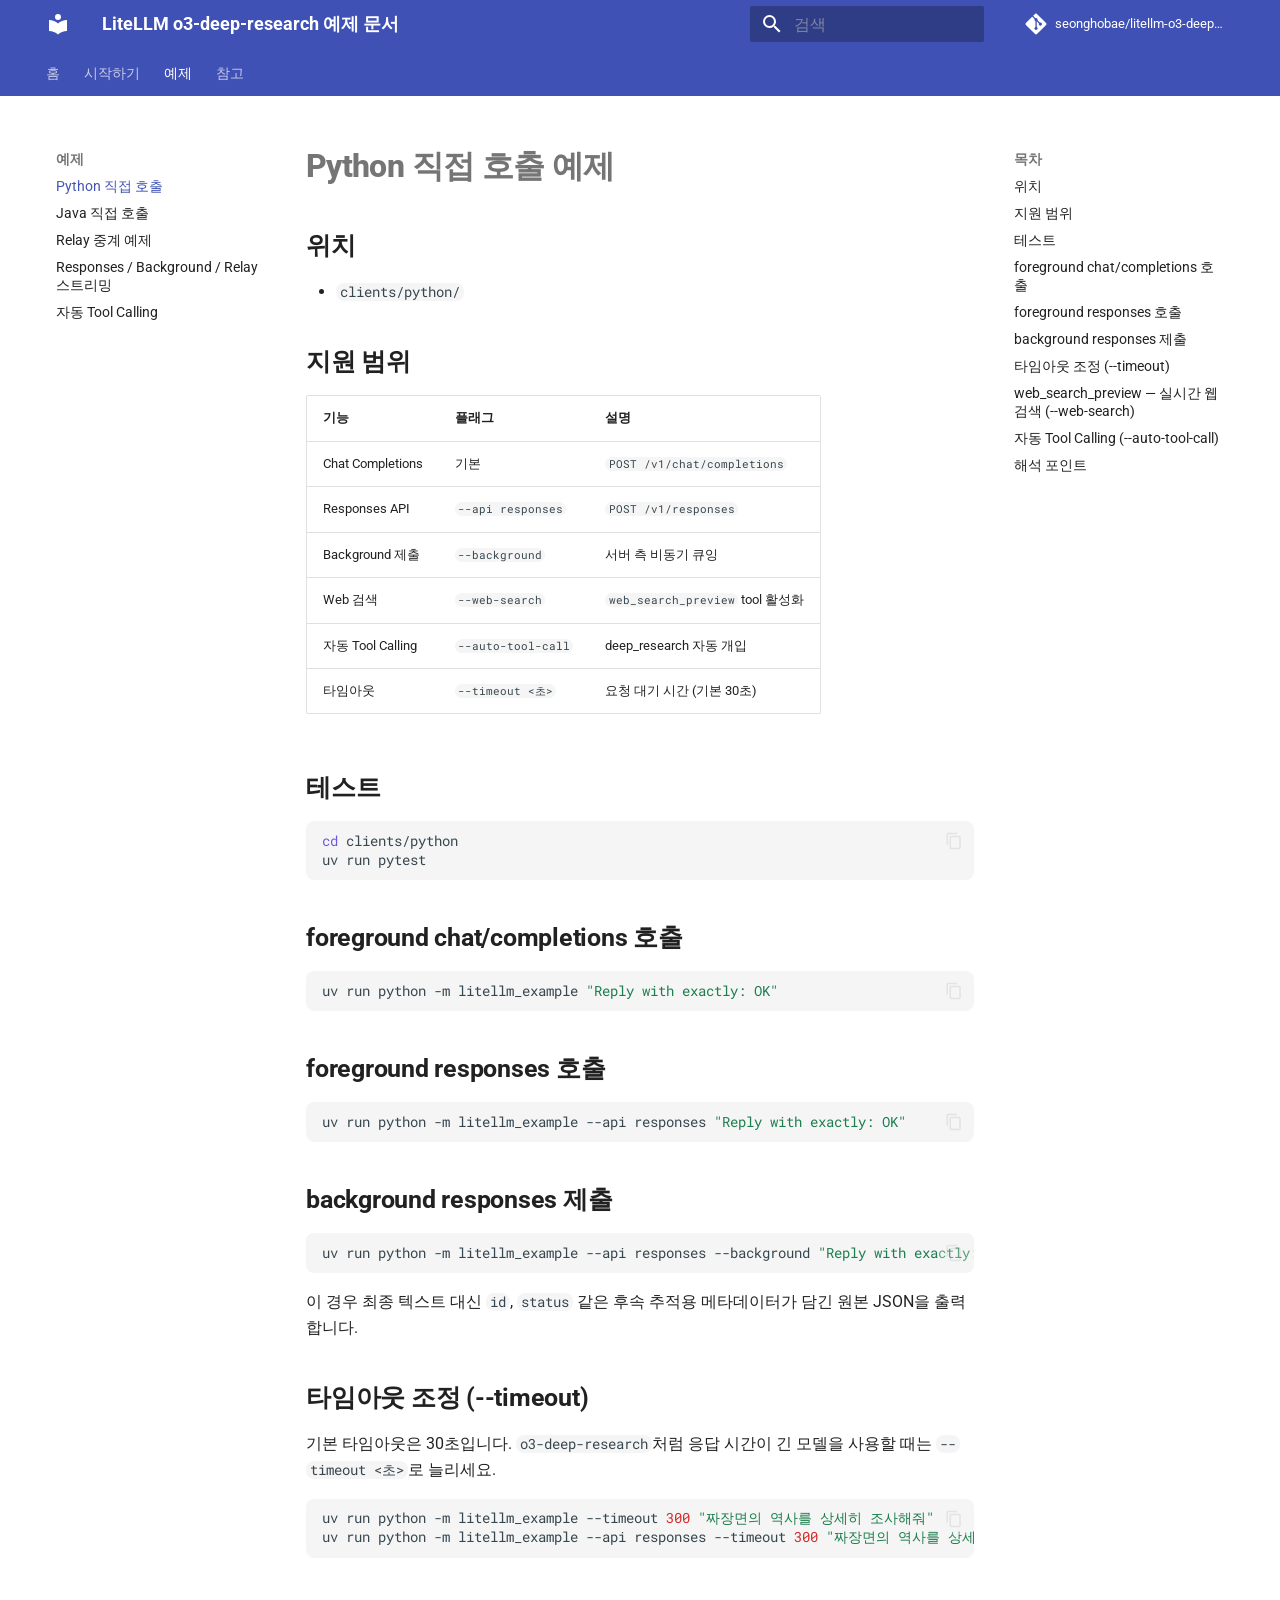
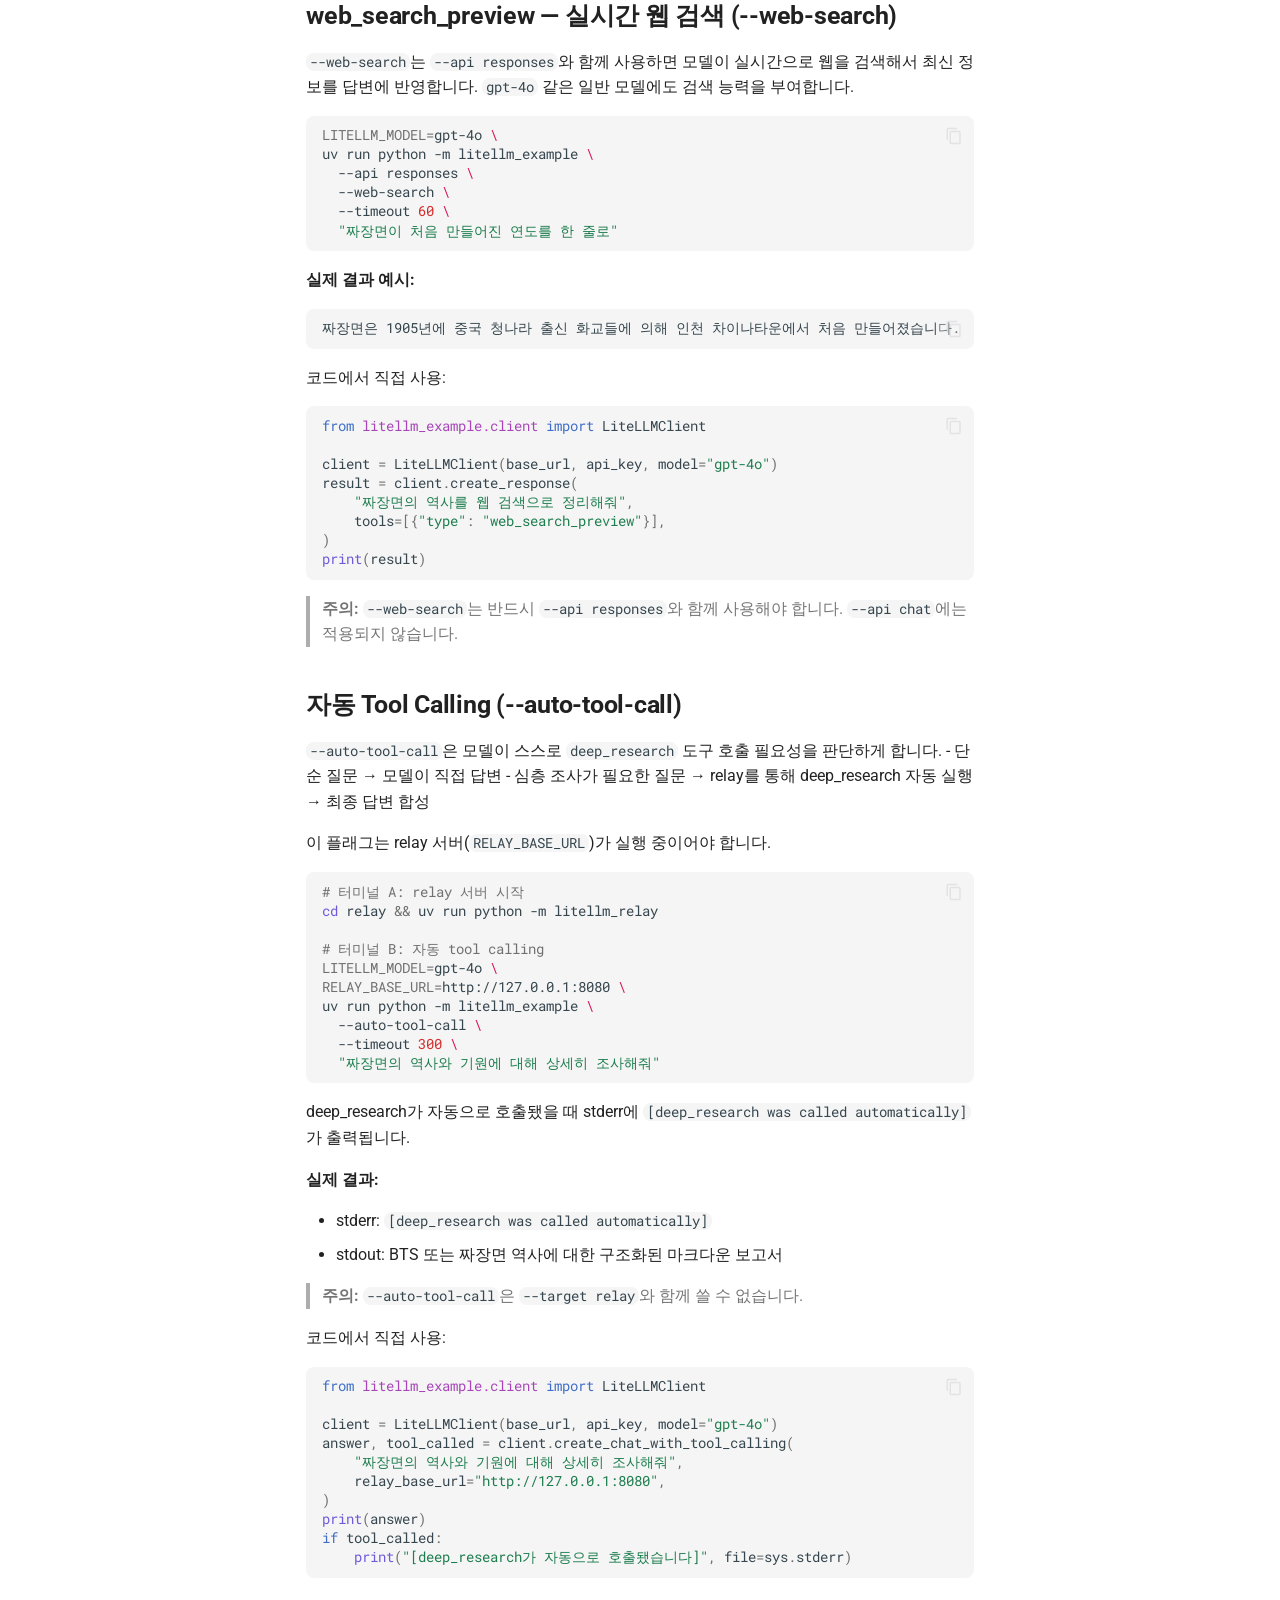
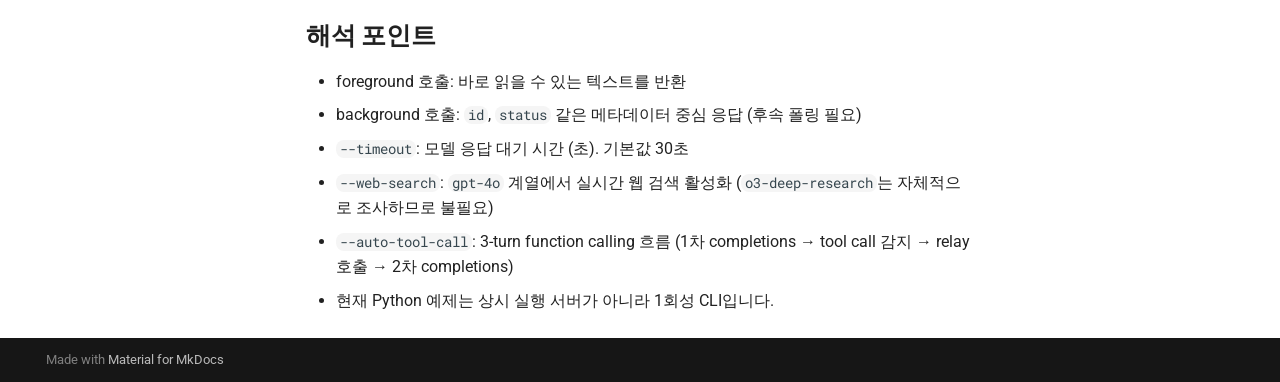
<file: ko/python-example/index.html>
<!doctype html>
<html lang="ko" class="no-js">
  <head>
    
      <meta charset="utf-8">
      <meta name="viewport" content="width=device-width,initial-scale=1">
      
        <meta name="description" content="LiteLLM Proxy, Python, Java, relay 예제를 위한 한국어 문서 사이트">
      
      
      
        <link rel="canonical" href="https://seonghobae.github.io/litellm-o3-deep-research-rest-examples/ko/python-example/">
      
      
        <link rel="prev" href="../quickstart/">
      
      
        <link rel="next" href="../java-example/">
      
      
        
      
      
      <link rel="icon" href="../../assets/images/favicon.png">
      <meta name="generator" content="mkdocs-1.6.1, mkdocs-material-9.7.5">
    
    
      
        <title>Python 직접 호출 - LiteLLM o3-deep-research 예제 문서</title>
      
    
    
      <link rel="stylesheet" href="../../assets/stylesheets/main.484c7ddc.min.css">
      
        
        <link rel="stylesheet" href="../../assets/stylesheets/palette.ab4e12ef.min.css">
      
      


    
    
      
    
    
      
        
        
        <link rel="preconnect" href="https://fonts.gstatic.com" crossorigin>
        <link rel="stylesheet" href="https://fonts.googleapis.com/css?family=Roboto:300,300i,400,400i,700,700i%7CRoboto+Mono:400,400i,700,700i&display=fallback">
        <style>:root{--md-text-font:"Roboto";--md-code-font:"Roboto Mono"}</style>
      
    
    
      <link rel="stylesheet" href="../../stylesheets/extra.css">
    
    <script>__md_scope=new URL("../..",location),__md_hash=e=>[...e].reduce(((e,_)=>(e<<5)-e+_.charCodeAt(0)),0),__md_get=(e,_=localStorage,t=__md_scope)=>JSON.parse(_.getItem(t.pathname+"."+e)),__md_set=(e,_,t=localStorage,a=__md_scope)=>{try{t.setItem(a.pathname+"."+e,JSON.stringify(_))}catch(e){}}</script>
    
      

    
    
  </head>
  
  
    
    
      
    
    
    
    
    <body dir="ltr" data-md-color-scheme="default" data-md-color-primary="indigo" data-md-color-accent="teal">
  
    
    <input class="md-toggle" data-md-toggle="drawer" type="checkbox" id="__drawer" autocomplete="off">
    <input class="md-toggle" data-md-toggle="search" type="checkbox" id="__search" autocomplete="off">
    <label class="md-overlay" for="__drawer"></label>
    <div data-md-component="skip">
      
        
        <a href="#python" class="md-skip">
          콘텐츠로 이동
        </a>
      
    </div>
    <div data-md-component="announce">
      
    </div>
    
    
      

<header class="md-header" data-md-component="header">
  <nav class="md-header__inner md-grid" aria-label="상단/헤더">
    <a href="../.." title="LiteLLM o3-deep-research 예제 문서" class="md-header__button md-logo" aria-label="LiteLLM o3-deep-research 예제 문서" data-md-component="logo">
      
  
  <svg xmlns="http://www.w3.org/2000/svg" viewBox="0 0 24 24"><path d="M12 8a3 3 0 0 0 3-3 3 3 0 0 0-3-3 3 3 0 0 0-3 3 3 3 0 0 0 3 3m0 3.54C9.64 9.35 6.5 8 3 8v11c3.5 0 6.64 1.35 9 3.54 2.36-2.19 5.5-3.54 9-3.54V8c-3.5 0-6.64 1.35-9 3.54"/></svg>

    </a>
    <label class="md-header__button md-icon" for="__drawer">
      
      <svg xmlns="http://www.w3.org/2000/svg" viewBox="0 0 24 24"><path d="M3 6h18v2H3zm0 5h18v2H3zm0 5h18v2H3z"/></svg>
    </label>
    <div class="md-header__title" data-md-component="header-title">
      <div class="md-header__ellipsis">
        <div class="md-header__topic">
          <span class="md-ellipsis">
            LiteLLM o3-deep-research 예제 문서
          </span>
        </div>
        <div class="md-header__topic" data-md-component="header-topic">
          <span class="md-ellipsis">
            
              Python 직접 호출
            
          </span>
        </div>
      </div>
    </div>
    
      
        <form class="md-header__option" data-md-component="palette">
  
    
    
    
    <input class="md-option" data-md-color-media="" data-md-color-scheme="default" data-md-color-primary="indigo" data-md-color-accent="teal"  aria-hidden="true"  type="radio" name="__palette" id="__palette_0">
    
  
</form>
      
    
    
      <script>var palette=__md_get("__palette");if(palette&&palette.color){if("(prefers-color-scheme)"===palette.color.media){var media=matchMedia("(prefers-color-scheme: light)"),input=document.querySelector(media.matches?"[data-md-color-media='(prefers-color-scheme: light)']":"[data-md-color-media='(prefers-color-scheme: dark)']");palette.color.media=input.getAttribute("data-md-color-media"),palette.color.scheme=input.getAttribute("data-md-color-scheme"),palette.color.primary=input.getAttribute("data-md-color-primary"),palette.color.accent=input.getAttribute("data-md-color-accent")}for(var[key,value]of Object.entries(palette.color))document.body.setAttribute("data-md-color-"+key,value)}</script>
    
    
    
      
      
        <label class="md-header__button md-icon" for="__search">
          
          <svg xmlns="http://www.w3.org/2000/svg" viewBox="0 0 24 24"><path d="M9.5 3A6.5 6.5 0 0 1 16 9.5c0 1.61-.59 3.09-1.56 4.23l.27.27h.79l5 5-1.5 1.5-5-5v-.79l-.27-.27A6.52 6.52 0 0 1 9.5 16 6.5 6.5 0 0 1 3 9.5 6.5 6.5 0 0 1 9.5 3m0 2C7 5 5 7 5 9.5S7 14 9.5 14 14 12 14 9.5 12 5 9.5 5"/></svg>
        </label>
        <div class="md-search" data-md-component="search" role="dialog">
  <label class="md-search__overlay" for="__search"></label>
  <div class="md-search__inner" role="search">
    <form class="md-search__form" name="search">
      <input type="text" class="md-search__input" name="query" aria-label="검색" placeholder="검색" autocapitalize="off" autocorrect="off" autocomplete="off" spellcheck="false" data-md-component="search-query" required>
      <label class="md-search__icon md-icon" for="__search">
        
        <svg xmlns="http://www.w3.org/2000/svg" viewBox="0 0 24 24"><path d="M9.5 3A6.5 6.5 0 0 1 16 9.5c0 1.61-.59 3.09-1.56 4.23l.27.27h.79l5 5-1.5 1.5-5-5v-.79l-.27-.27A6.52 6.52 0 0 1 9.5 16 6.5 6.5 0 0 1 3 9.5 6.5 6.5 0 0 1 9.5 3m0 2C7 5 5 7 5 9.5S7 14 9.5 14 14 12 14 9.5 12 5 9.5 5"/></svg>
        
        <svg xmlns="http://www.w3.org/2000/svg" viewBox="0 0 24 24"><path d="M20 11v2H8l5.5 5.5-1.42 1.42L4.16 12l7.92-7.92L13.5 5.5 8 11z"/></svg>
      </label>
      <nav class="md-search__options" aria-label="검색">
        
        <button type="reset" class="md-search__icon md-icon" title="지우기" aria-label="지우기" tabindex="-1">
          
          <svg xmlns="http://www.w3.org/2000/svg" viewBox="0 0 24 24"><path d="M19 6.41 17.59 5 12 10.59 6.41 5 5 6.41 10.59 12 5 17.59 6.41 19 12 13.41 17.59 19 19 17.59 13.41 12z"/></svg>
        </button>
      </nav>
      
        <div class="md-search__suggest" data-md-component="search-suggest"></div>
      
    </form>
    <div class="md-search__output">
      <div class="md-search__scrollwrap" tabindex="0" data-md-scrollfix>
        <div class="md-search-result" data-md-component="search-result">
          <div class="md-search-result__meta">
            검색 초기화
          </div>
          <ol class="md-search-result__list" role="presentation"></ol>
        </div>
      </div>
    </div>
  </div>
</div>
      
    
    
      <div class="md-header__source">
        <a href="https://github.com/seonghobae/litellm-o3-deep-research-rest-examples" title="저장소로 이동" class="md-source" data-md-component="source">
  <div class="md-source__icon md-icon">
    
    <svg xmlns="http://www.w3.org/2000/svg" viewBox="0 0 448 512"><!--! Font Awesome Free 7.1.0 by @fontawesome - https://fontawesome.com License - https://fontawesome.com/license/free (Icons: CC BY 4.0, Fonts: SIL OFL 1.1, Code: MIT License) Copyright 2025 Fonticons, Inc.--><path d="M439.6 236.1 244 40.5c-5.4-5.5-12.8-8.5-20.4-8.5s-15 3-20.4 8.4L162.5 81l51.5 51.5c27.1-9.1 52.7 16.8 43.4 43.7l49.7 49.7c34.2-11.8 61.2 31 35.5 56.7-26.5 26.5-70.2-2.9-56-37.3L240.3 199v121.9c25.3 12.5 22.3 41.8 9.1 55-6.4 6.4-15.2 10.1-24.3 10.1s-17.8-3.6-24.3-10.1c-17.6-17.6-11.1-46.9 11.2-56v-123c-20.8-8.5-24.6-30.7-18.6-45L142.6 101 8.5 235.1C3 240.6 0 247.9 0 255.5s3 15 8.5 20.4l195.6 195.7c5.4 5.4 12.7 8.4 20.4 8.4s15-3 20.4-8.4l194.7-194.7c5.4-5.4 8.4-12.8 8.4-20.4s-3-15-8.4-20.4"/></svg>
  </div>
  <div class="md-source__repository">
    seonghobae/litellm-o3-deep-research-rest-examples
  </div>
</a>
      </div>
    
  </nav>
  
</header>
    
    <div class="md-container" data-md-component="container">
      
      
        
          
            
<nav class="md-tabs" aria-label="탭" data-md-component="tabs">
  <div class="md-grid">
    <ul class="md-tabs__list">
      
        
  
  
  
  
    <li class="md-tabs__item">
      <a href="../.." class="md-tabs__link">
        
  
  
    
  
  홈

      </a>
    </li>
  

      
        
  
  
  
  
    <li class="md-tabs__item">
      <a href="../quickstart/" class="md-tabs__link">
        
  
  
    
  
  시작하기

      </a>
    </li>
  

      
        
  
  
  
    
  
  
    
    
      <li class="md-tabs__item md-tabs__item--active">
        <a href="./" class="md-tabs__link">
          
  
  
  예제

        </a>
      </li>
    
  

      
        
  
  
  
  
    
    
      <li class="md-tabs__item">
        <a href="../manual/" class="md-tabs__link">
          
  
  
  참고

        </a>
      </li>
    
  

      
    </ul>
  </div>
</nav>
          
        
      
      <main class="md-main" data-md-component="main">
        <div class="md-main__inner md-grid">
          
            
              
              <div class="md-sidebar md-sidebar--primary" data-md-component="sidebar" data-md-type="navigation" >
                <div class="md-sidebar__scrollwrap">
                  <div class="md-sidebar__inner">
                    


  


<nav class="md-nav md-nav--primary md-nav--lifted" aria-label="네비게이션" data-md-level="0">
  <label class="md-nav__title" for="__drawer">
    <a href="../.." title="LiteLLM o3-deep-research 예제 문서" class="md-nav__button md-logo" aria-label="LiteLLM o3-deep-research 예제 문서" data-md-component="logo">
      
  
  <svg xmlns="http://www.w3.org/2000/svg" viewBox="0 0 24 24"><path d="M12 8a3 3 0 0 0 3-3 3 3 0 0 0-3-3 3 3 0 0 0-3 3 3 3 0 0 0 3 3m0 3.54C9.64 9.35 6.5 8 3 8v11c3.5 0 6.64 1.35 9 3.54 2.36-2.19 5.5-3.54 9-3.54V8c-3.5 0-6.64 1.35-9 3.54"/></svg>

    </a>
    LiteLLM o3-deep-research 예제 문서
  </label>
  
    <div class="md-nav__source">
      <a href="https://github.com/seonghobae/litellm-o3-deep-research-rest-examples" title="저장소로 이동" class="md-source" data-md-component="source">
  <div class="md-source__icon md-icon">
    
    <svg xmlns="http://www.w3.org/2000/svg" viewBox="0 0 448 512"><!--! Font Awesome Free 7.1.0 by @fontawesome - https://fontawesome.com License - https://fontawesome.com/license/free (Icons: CC BY 4.0, Fonts: SIL OFL 1.1, Code: MIT License) Copyright 2025 Fonticons, Inc.--><path d="M439.6 236.1 244 40.5c-5.4-5.5-12.8-8.5-20.4-8.5s-15 3-20.4 8.4L162.5 81l51.5 51.5c27.1-9.1 52.7 16.8 43.4 43.7l49.7 49.7c34.2-11.8 61.2 31 35.5 56.7-26.5 26.5-70.2-2.9-56-37.3L240.3 199v121.9c25.3 12.5 22.3 41.8 9.1 55-6.4 6.4-15.2 10.1-24.3 10.1s-17.8-3.6-24.3-10.1c-17.6-17.6-11.1-46.9 11.2-56v-123c-20.8-8.5-24.6-30.7-18.6-45L142.6 101 8.5 235.1C3 240.6 0 247.9 0 255.5s3 15 8.5 20.4l195.6 195.7c5.4 5.4 12.7 8.4 20.4 8.4s15-3 20.4-8.4l194.7-194.7c5.4-5.4 8.4-12.8 8.4-20.4s-3-15-8.4-20.4"/></svg>
  </div>
  <div class="md-source__repository">
    seonghobae/litellm-o3-deep-research-rest-examples
  </div>
</a>
    </div>
  
  <ul class="md-nav__list" data-md-scrollfix>
    
      
      
  
  
  
  
    <li class="md-nav__item">
      <a href="../.." class="md-nav__link">
        
  
  
  <span class="md-ellipsis">
    
  
    홈
  

    
  </span>
  
  

      </a>
    </li>
  

    
      
      
  
  
  
  
    <li class="md-nav__item">
      <a href="../quickstart/" class="md-nav__link">
        
  
  
  <span class="md-ellipsis">
    
  
    시작하기
  

    
  </span>
  
  

      </a>
    </li>
  

    
      
      
  
  
    
  
  
  
    
    
    
    
      
        
        
      
      
        
      
    
    
    <li class="md-nav__item md-nav__item--active md-nav__item--section md-nav__item--nested">
      
        
        
        <input class="md-nav__toggle md-toggle " type="checkbox" id="__nav_3" checked>
        
          
          <label class="md-nav__link" for="__nav_3" id="__nav_3_label" tabindex="">
            
  
  
  <span class="md-ellipsis">
    
  
    예제
  

    
  </span>
  
  

            <span class="md-nav__icon md-icon"></span>
          </label>
        
        <nav class="md-nav" data-md-level="1" aria-labelledby="__nav_3_label" aria-expanded="true">
          <label class="md-nav__title" for="__nav_3">
            <span class="md-nav__icon md-icon"></span>
            
  
    예제
  

          </label>
          <ul class="md-nav__list" data-md-scrollfix>
            
              
                
  
  
    
  
  
  
    <li class="md-nav__item md-nav__item--active">
      
      <input class="md-nav__toggle md-toggle" type="checkbox" id="__toc">
      
      
        
      
      
        <label class="md-nav__link md-nav__link--active" for="__toc">
          
  
  
  <span class="md-ellipsis">
    
  
    Python 직접 호출
  

    
  </span>
  
  

          <span class="md-nav__icon md-icon"></span>
        </label>
      
      <a href="./" class="md-nav__link md-nav__link--active">
        
  
  
  <span class="md-ellipsis">
    
  
    Python 직접 호출
  

    
  </span>
  
  

      </a>
      
        

<nav class="md-nav md-nav--secondary" aria-label="목차">
  
  
  
    
  
  
    <label class="md-nav__title" for="__toc">
      <span class="md-nav__icon md-icon"></span>
      목차
    </label>
    <ul class="md-nav__list" data-md-component="toc" data-md-scrollfix>
      
        <li class="md-nav__item">
  <a href="#_1" class="md-nav__link">
    <span class="md-ellipsis">
      
        위치
      
    </span>
  </a>
  
</li>
      
        <li class="md-nav__item">
  <a href="#_2" class="md-nav__link">
    <span class="md-ellipsis">
      
        지원 범위
      
    </span>
  </a>
  
</li>
      
        <li class="md-nav__item">
  <a href="#_3" class="md-nav__link">
    <span class="md-ellipsis">
      
        테스트
      
    </span>
  </a>
  
</li>
      
        <li class="md-nav__item">
  <a href="#foreground-chatcompletions" class="md-nav__link">
    <span class="md-ellipsis">
      
        foreground chat/completions 호출
      
    </span>
  </a>
  
</li>
      
        <li class="md-nav__item">
  <a href="#foreground-responses" class="md-nav__link">
    <span class="md-ellipsis">
      
        foreground responses 호출
      
    </span>
  </a>
  
</li>
      
        <li class="md-nav__item">
  <a href="#background-responses" class="md-nav__link">
    <span class="md-ellipsis">
      
        background responses 제출
      
    </span>
  </a>
  
</li>
      
        <li class="md-nav__item">
  <a href="#-timeout" class="md-nav__link">
    <span class="md-ellipsis">
      
        타임아웃 조정 (--timeout)
      
    </span>
  </a>
  
</li>
      
        <li class="md-nav__item">
  <a href="#web_search_preview-web-search" class="md-nav__link">
    <span class="md-ellipsis">
      
        web_search_preview — 실시간 웹 검색 (--web-search)
      
    </span>
  </a>
  
</li>
      
        <li class="md-nav__item">
  <a href="#tool-calling-auto-tool-call" class="md-nav__link">
    <span class="md-ellipsis">
      
        자동 Tool Calling (--auto-tool-call)
      
    </span>
  </a>
  
</li>
      
        <li class="md-nav__item">
  <a href="#_4" class="md-nav__link">
    <span class="md-ellipsis">
      
        해석 포인트
      
    </span>
  </a>
  
</li>
      
    </ul>
  
</nav>
      
    </li>
  

              
            
              
                
  
  
  
  
    <li class="md-nav__item">
      <a href="../java-example/" class="md-nav__link">
        
  
  
  <span class="md-ellipsis">
    
  
    Java 직접 호출
  

    
  </span>
  
  

      </a>
    </li>
  

              
            
              
                
  
  
  
  
    <li class="md-nav__item">
      <a href="../relay-example/" class="md-nav__link">
        
  
  
  <span class="md-ellipsis">
    
  
    Relay 중계 예제
  

    
  </span>
  
  

      </a>
    </li>
  

              
            
              
                
  
  
  
  
    <li class="md-nav__item">
      <a href="../responses-guide/" class="md-nav__link">
        
  
  
  <span class="md-ellipsis">
    
  
    Responses / Background / Relay 스트리밍
  

    
  </span>
  
  

      </a>
    </li>
  

              
            
              
                
  
  
  
  
    <li class="md-nav__item">
      <a href="../auto-toolcalling/" class="md-nav__link">
        
  
  
  <span class="md-ellipsis">
    
  
    자동 Tool Calling
  

    
  </span>
  
  

      </a>
    </li>
  

              
            
          </ul>
        </nav>
      
    </li>
  

    
      
      
  
  
  
  
    
    
    
    
      
      
        
      
    
    
    <li class="md-nav__item md-nav__item--nested">
      
        
        
        <input class="md-nav__toggle md-toggle " type="checkbox" id="__nav_4" >
        
          
          <label class="md-nav__link" for="__nav_4" id="__nav_4_label" tabindex="0">
            
  
  
  <span class="md-ellipsis">
    
  
    참고
  

    
  </span>
  
  

            <span class="md-nav__icon md-icon"></span>
          </label>
        
        <nav class="md-nav" data-md-level="1" aria-labelledby="__nav_4_label" aria-expanded="false">
          <label class="md-nav__title" for="__nav_4">
            <span class="md-nav__icon md-icon"></span>
            
  
    참고
  

          </label>
          <ul class="md-nav__list" data-md-scrollfix>
            
              
                
  
  
  
  
    <li class="md-nav__item">
      <a href="../manual/" class="md-nav__link">
        
  
  
  <span class="md-ellipsis">
    
  
    통합 매뉴얼
  

    
  </span>
  
  

      </a>
    </li>
  

              
            
              
                
  
  
  
  
    <li class="md-nav__item">
      <a href="../faq/" class="md-nav__link">
        
  
  
  <span class="md-ellipsis">
    
  
    FAQ
  

    
  </span>
  
  

      </a>
    </li>
  

              
            
              
                
  
  
  
  
    <li class="md-nav__item">
      <a href="../relay-toolcalling-plan/" class="md-nav__link">
        
  
  
  <span class="md-ellipsis">
    
  
    중계 예제 구현 계획(보관)
  

    
  </span>
  
  

      </a>
    </li>
  

              
            
              
                
  
  
  
  
    <li class="md-nav__item">
      <a href="../../operations/deploy-runbook/" class="md-nav__link">
        
  
  
  <span class="md-ellipsis">
    
  
    배포 런북
  

    
  </span>
  
  

      </a>
    </li>
  

              
            
          </ul>
        </nav>
      
    </li>
  

    
  </ul>
</nav>
                  </div>
                </div>
              </div>
            
            
              
              <div class="md-sidebar md-sidebar--secondary" data-md-component="sidebar" data-md-type="toc" >
                <div class="md-sidebar__scrollwrap">
                  <div class="md-sidebar__inner">
                    

<nav class="md-nav md-nav--secondary" aria-label="목차">
  
  
  
    
  
  
    <label class="md-nav__title" for="__toc">
      <span class="md-nav__icon md-icon"></span>
      목차
    </label>
    <ul class="md-nav__list" data-md-component="toc" data-md-scrollfix>
      
        <li class="md-nav__item">
  <a href="#_1" class="md-nav__link">
    <span class="md-ellipsis">
      
        위치
      
    </span>
  </a>
  
</li>
      
        <li class="md-nav__item">
  <a href="#_2" class="md-nav__link">
    <span class="md-ellipsis">
      
        지원 범위
      
    </span>
  </a>
  
</li>
      
        <li class="md-nav__item">
  <a href="#_3" class="md-nav__link">
    <span class="md-ellipsis">
      
        테스트
      
    </span>
  </a>
  
</li>
      
        <li class="md-nav__item">
  <a href="#foreground-chatcompletions" class="md-nav__link">
    <span class="md-ellipsis">
      
        foreground chat/completions 호출
      
    </span>
  </a>
  
</li>
      
        <li class="md-nav__item">
  <a href="#foreground-responses" class="md-nav__link">
    <span class="md-ellipsis">
      
        foreground responses 호출
      
    </span>
  </a>
  
</li>
      
        <li class="md-nav__item">
  <a href="#background-responses" class="md-nav__link">
    <span class="md-ellipsis">
      
        background responses 제출
      
    </span>
  </a>
  
</li>
      
        <li class="md-nav__item">
  <a href="#-timeout" class="md-nav__link">
    <span class="md-ellipsis">
      
        타임아웃 조정 (--timeout)
      
    </span>
  </a>
  
</li>
      
        <li class="md-nav__item">
  <a href="#web_search_preview-web-search" class="md-nav__link">
    <span class="md-ellipsis">
      
        web_search_preview — 실시간 웹 검색 (--web-search)
      
    </span>
  </a>
  
</li>
      
        <li class="md-nav__item">
  <a href="#tool-calling-auto-tool-call" class="md-nav__link">
    <span class="md-ellipsis">
      
        자동 Tool Calling (--auto-tool-call)
      
    </span>
  </a>
  
</li>
      
        <li class="md-nav__item">
  <a href="#_4" class="md-nav__link">
    <span class="md-ellipsis">
      
        해석 포인트
      
    </span>
  </a>
  
</li>
      
    </ul>
  
</nav>
                  </div>
                </div>
              </div>
            
          
          
            <div class="md-content" data-md-component="content">
              
              <article class="md-content__inner md-typeset">
                
                  


  
  


<h1 id="python">Python 직접 호출 예제<a class="headerlink" href="#python" title="Permanent link">&para;</a></h1>
<h2 id="_1">위치<a class="headerlink" href="#_1" title="Permanent link">&para;</a></h2>
<ul>
<li><code>clients/python/</code></li>
</ul>
<h2 id="_2">지원 범위<a class="headerlink" href="#_2" title="Permanent link">&para;</a></h2>
<table>
<thead>
<tr>
<th>기능</th>
<th>플래그</th>
<th>설명</th>
</tr>
</thead>
<tbody>
<tr>
<td>Chat Completions</td>
<td>기본</td>
<td><code>POST /v1/chat/completions</code></td>
</tr>
<tr>
<td>Responses API</td>
<td><code>--api responses</code></td>
<td><code>POST /v1/responses</code></td>
</tr>
<tr>
<td>Background 제출</td>
<td><code>--background</code></td>
<td>서버 측 비동기 큐잉</td>
</tr>
<tr>
<td>Web 검색</td>
<td><code>--web-search</code></td>
<td><code>web_search_preview</code> tool 활성화</td>
</tr>
<tr>
<td>자동 Tool Calling</td>
<td><code>--auto-tool-call</code></td>
<td>deep_research 자동 개입</td>
</tr>
<tr>
<td>타임아웃</td>
<td><code>--timeout &lt;초&gt;</code></td>
<td>요청 대기 시간 (기본 30초)</td>
</tr>
</tbody>
</table>
<h2 id="_3">테스트<a class="headerlink" href="#_3" title="Permanent link">&para;</a></h2>
<div class="highlight"><pre><span></span><code><a id="__codelineno-0-1" name="__codelineno-0-1" href="#__codelineno-0-1"></a><span class="nb">cd</span><span class="w"> </span>clients/python
<a id="__codelineno-0-2" name="__codelineno-0-2" href="#__codelineno-0-2"></a>uv<span class="w"> </span>run<span class="w"> </span>pytest
</code></pre></div>
<h2 id="foreground-chatcompletions">foreground chat/completions 호출<a class="headerlink" href="#foreground-chatcompletions" title="Permanent link">&para;</a></h2>
<div class="highlight"><pre><span></span><code><a id="__codelineno-1-1" name="__codelineno-1-1" href="#__codelineno-1-1"></a>uv<span class="w"> </span>run<span class="w"> </span>python<span class="w"> </span>-m<span class="w"> </span>litellm_example<span class="w"> </span><span class="s2">&quot;Reply with exactly: OK&quot;</span>
</code></pre></div>
<h2 id="foreground-responses">foreground responses 호출<a class="headerlink" href="#foreground-responses" title="Permanent link">&para;</a></h2>
<div class="highlight"><pre><span></span><code><a id="__codelineno-2-1" name="__codelineno-2-1" href="#__codelineno-2-1"></a>uv<span class="w"> </span>run<span class="w"> </span>python<span class="w"> </span>-m<span class="w"> </span>litellm_example<span class="w"> </span>--api<span class="w"> </span>responses<span class="w"> </span><span class="s2">&quot;Reply with exactly: OK&quot;</span>
</code></pre></div>
<h2 id="background-responses">background responses 제출<a class="headerlink" href="#background-responses" title="Permanent link">&para;</a></h2>
<div class="highlight"><pre><span></span><code><a id="__codelineno-3-1" name="__codelineno-3-1" href="#__codelineno-3-1"></a>uv<span class="w"> </span>run<span class="w"> </span>python<span class="w"> </span>-m<span class="w"> </span>litellm_example<span class="w"> </span>--api<span class="w"> </span>responses<span class="w"> </span>--background<span class="w"> </span><span class="s2">&quot;Reply with exactly: OK&quot;</span>
</code></pre></div>
<p>이 경우 최종 텍스트 대신 <code>id</code>, <code>status</code> 같은 후속 추적용 메타데이터가 담긴 원본 JSON을 출력합니다.</p>
<h2 id="-timeout">타임아웃 조정 (--timeout)<a class="headerlink" href="#-timeout" title="Permanent link">&para;</a></h2>
<p>기본 타임아웃은 30초입니다. <code>o3-deep-research</code>처럼 응답 시간이 긴 모델을 사용할 때는 <code>--timeout &lt;초&gt;</code>로 늘리세요.</p>
<div class="highlight"><pre><span></span><code><a id="__codelineno-4-1" name="__codelineno-4-1" href="#__codelineno-4-1"></a>uv<span class="w"> </span>run<span class="w"> </span>python<span class="w"> </span>-m<span class="w"> </span>litellm_example<span class="w"> </span>--timeout<span class="w"> </span><span class="m">300</span><span class="w"> </span><span class="s2">&quot;짜장면의 역사를 상세히 조사해줘&quot;</span>
<a id="__codelineno-4-2" name="__codelineno-4-2" href="#__codelineno-4-2"></a>uv<span class="w"> </span>run<span class="w"> </span>python<span class="w"> </span>-m<span class="w"> </span>litellm_example<span class="w"> </span>--api<span class="w"> </span>responses<span class="w"> </span>--timeout<span class="w"> </span><span class="m">300</span><span class="w"> </span><span class="s2">&quot;짜장면의 역사를 상세히 조사해줘&quot;</span>
</code></pre></div>
<h2 id="web_search_preview-web-search">web_search_preview — 실시간 웹 검색 (--web-search)<a class="headerlink" href="#web_search_preview-web-search" title="Permanent link">&para;</a></h2>
<p><code>--web-search</code>는 <code>--api responses</code>와 함께 사용하면 모델이 실시간으로 웹을 검색해서 최신 정보를 답변에 반영합니다. <code>gpt-4o</code> 같은 일반 모델에도 검색 능력을 부여합니다.</p>
<div class="highlight"><pre><span></span><code><a id="__codelineno-5-1" name="__codelineno-5-1" href="#__codelineno-5-1"></a><span class="nv">LITELLM_MODEL</span><span class="o">=</span>gpt-4o<span class="w"> </span><span class="se">\</span>
<a id="__codelineno-5-2" name="__codelineno-5-2" href="#__codelineno-5-2"></a>uv<span class="w"> </span>run<span class="w"> </span>python<span class="w"> </span>-m<span class="w"> </span>litellm_example<span class="w"> </span><span class="se">\</span>
<a id="__codelineno-5-3" name="__codelineno-5-3" href="#__codelineno-5-3"></a><span class="w">  </span>--api<span class="w"> </span>responses<span class="w"> </span><span class="se">\</span>
<a id="__codelineno-5-4" name="__codelineno-5-4" href="#__codelineno-5-4"></a><span class="w">  </span>--web-search<span class="w"> </span><span class="se">\</span>
<a id="__codelineno-5-5" name="__codelineno-5-5" href="#__codelineno-5-5"></a><span class="w">  </span>--timeout<span class="w"> </span><span class="m">60</span><span class="w"> </span><span class="se">\</span>
<a id="__codelineno-5-6" name="__codelineno-5-6" href="#__codelineno-5-6"></a><span class="w">  </span><span class="s2">&quot;짜장면이 처음 만들어진 연도를 한 줄로&quot;</span>
</code></pre></div>
<p><strong>실제 결과 예시:</strong></p>
<div class="highlight"><pre><span></span><code><a id="__codelineno-6-1" name="__codelineno-6-1" href="#__codelineno-6-1"></a>짜장면은 1905년에 중국 청나라 출신 화교들에 의해 인천 차이나타운에서 처음 만들어졌습니다.
</code></pre></div>
<p>코드에서 직접 사용:</p>
<div class="highlight"><pre><span></span><code><a id="__codelineno-7-1" name="__codelineno-7-1" href="#__codelineno-7-1"></a><span class="kn">from</span><span class="w"> </span><span class="nn">litellm_example.client</span><span class="w"> </span><span class="kn">import</span> <span class="n">LiteLLMClient</span>
<a id="__codelineno-7-2" name="__codelineno-7-2" href="#__codelineno-7-2"></a>
<a id="__codelineno-7-3" name="__codelineno-7-3" href="#__codelineno-7-3"></a><span class="n">client</span> <span class="o">=</span> <span class="n">LiteLLMClient</span><span class="p">(</span><span class="n">base_url</span><span class="p">,</span> <span class="n">api_key</span><span class="p">,</span> <span class="n">model</span><span class="o">=</span><span class="s2">&quot;gpt-4o&quot;</span><span class="p">)</span>
<a id="__codelineno-7-4" name="__codelineno-7-4" href="#__codelineno-7-4"></a><span class="n">result</span> <span class="o">=</span> <span class="n">client</span><span class="o">.</span><span class="n">create_response</span><span class="p">(</span>
<a id="__codelineno-7-5" name="__codelineno-7-5" href="#__codelineno-7-5"></a>    <span class="s2">&quot;짜장면의 역사를 웹 검색으로 정리해줘&quot;</span><span class="p">,</span>
<a id="__codelineno-7-6" name="__codelineno-7-6" href="#__codelineno-7-6"></a>    <span class="n">tools</span><span class="o">=</span><span class="p">[{</span><span class="s2">&quot;type&quot;</span><span class="p">:</span> <span class="s2">&quot;web_search_preview&quot;</span><span class="p">}],</span>
<a id="__codelineno-7-7" name="__codelineno-7-7" href="#__codelineno-7-7"></a><span class="p">)</span>
<a id="__codelineno-7-8" name="__codelineno-7-8" href="#__codelineno-7-8"></a><span class="nb">print</span><span class="p">(</span><span class="n">result</span><span class="p">)</span>
</code></pre></div>
<blockquote>
<p><strong>주의:</strong> <code>--web-search</code>는 반드시 <code>--api responses</code>와 함께 사용해야 합니다. <code>--api chat</code>에는 적용되지 않습니다.</p>
</blockquote>
<h2 id="tool-calling-auto-tool-call">자동 Tool Calling (--auto-tool-call)<a class="headerlink" href="#tool-calling-auto-tool-call" title="Permanent link">&para;</a></h2>
<p><code>--auto-tool-call</code>은 모델이 스스로 <code>deep_research</code> 도구 호출 필요성을 판단하게 합니다.
- 단순 질문 → 모델이 직접 답변
- 심층 조사가 필요한 질문 → relay를 통해 deep_research 자동 실행 → 최종 답변 합성</p>
<p>이 플래그는 relay 서버(<code>RELAY_BASE_URL</code>)가 실행 중이어야 합니다.</p>
<div class="highlight"><pre><span></span><code><a id="__codelineno-8-1" name="__codelineno-8-1" href="#__codelineno-8-1"></a><span class="c1"># 터미널 A: relay 서버 시작</span>
<a id="__codelineno-8-2" name="__codelineno-8-2" href="#__codelineno-8-2"></a><span class="nb">cd</span><span class="w"> </span>relay<span class="w"> </span><span class="o">&amp;&amp;</span><span class="w"> </span>uv<span class="w"> </span>run<span class="w"> </span>python<span class="w"> </span>-m<span class="w"> </span>litellm_relay
<a id="__codelineno-8-3" name="__codelineno-8-3" href="#__codelineno-8-3"></a>
<a id="__codelineno-8-4" name="__codelineno-8-4" href="#__codelineno-8-4"></a><span class="c1"># 터미널 B: 자동 tool calling</span>
<a id="__codelineno-8-5" name="__codelineno-8-5" href="#__codelineno-8-5"></a><span class="nv">LITELLM_MODEL</span><span class="o">=</span>gpt-4o<span class="w"> </span><span class="se">\</span>
<a id="__codelineno-8-6" name="__codelineno-8-6" href="#__codelineno-8-6"></a><span class="nv">RELAY_BASE_URL</span><span class="o">=</span>http://127.0.0.1:8080<span class="w"> </span><span class="se">\</span>
<a id="__codelineno-8-7" name="__codelineno-8-7" href="#__codelineno-8-7"></a>uv<span class="w"> </span>run<span class="w"> </span>python<span class="w"> </span>-m<span class="w"> </span>litellm_example<span class="w"> </span><span class="se">\</span>
<a id="__codelineno-8-8" name="__codelineno-8-8" href="#__codelineno-8-8"></a><span class="w">  </span>--auto-tool-call<span class="w"> </span><span class="se">\</span>
<a id="__codelineno-8-9" name="__codelineno-8-9" href="#__codelineno-8-9"></a><span class="w">  </span>--timeout<span class="w"> </span><span class="m">300</span><span class="w"> </span><span class="se">\</span>
<a id="__codelineno-8-10" name="__codelineno-8-10" href="#__codelineno-8-10"></a><span class="w">  </span><span class="s2">&quot;짜장면의 역사와 기원에 대해 상세히 조사해줘&quot;</span>
</code></pre></div>
<p>deep_research가 자동으로 호출됐을 때 stderr에 <code>[deep_research was called automatically]</code>가 출력됩니다.</p>
<p><strong>실제 결과:</strong></p>
<ul>
<li>stderr: <code>[deep_research was called automatically]</code></li>
<li>stdout: BTS 또는 짜장면 역사에 대한 구조화된 마크다운 보고서</li>
</ul>
<blockquote>
<p><strong>주의:</strong> <code>--auto-tool-call</code>은 <code>--target relay</code>와 함께 쓸 수 없습니다.</p>
</blockquote>
<p>코드에서 직접 사용:</p>
<div class="highlight"><pre><span></span><code><a id="__codelineno-9-1" name="__codelineno-9-1" href="#__codelineno-9-1"></a><span class="kn">from</span><span class="w"> </span><span class="nn">litellm_example.client</span><span class="w"> </span><span class="kn">import</span> <span class="n">LiteLLMClient</span>
<a id="__codelineno-9-2" name="__codelineno-9-2" href="#__codelineno-9-2"></a>
<a id="__codelineno-9-3" name="__codelineno-9-3" href="#__codelineno-9-3"></a><span class="n">client</span> <span class="o">=</span> <span class="n">LiteLLMClient</span><span class="p">(</span><span class="n">base_url</span><span class="p">,</span> <span class="n">api_key</span><span class="p">,</span> <span class="n">model</span><span class="o">=</span><span class="s2">&quot;gpt-4o&quot;</span><span class="p">)</span>
<a id="__codelineno-9-4" name="__codelineno-9-4" href="#__codelineno-9-4"></a><span class="n">answer</span><span class="p">,</span> <span class="n">tool_called</span> <span class="o">=</span> <span class="n">client</span><span class="o">.</span><span class="n">create_chat_with_tool_calling</span><span class="p">(</span>
<a id="__codelineno-9-5" name="__codelineno-9-5" href="#__codelineno-9-5"></a>    <span class="s2">&quot;짜장면의 역사와 기원에 대해 상세히 조사해줘&quot;</span><span class="p">,</span>
<a id="__codelineno-9-6" name="__codelineno-9-6" href="#__codelineno-9-6"></a>    <span class="n">relay_base_url</span><span class="o">=</span><span class="s2">&quot;http://127.0.0.1:8080&quot;</span><span class="p">,</span>
<a id="__codelineno-9-7" name="__codelineno-9-7" href="#__codelineno-9-7"></a><span class="p">)</span>
<a id="__codelineno-9-8" name="__codelineno-9-8" href="#__codelineno-9-8"></a><span class="nb">print</span><span class="p">(</span><span class="n">answer</span><span class="p">)</span>
<a id="__codelineno-9-9" name="__codelineno-9-9" href="#__codelineno-9-9"></a><span class="k">if</span> <span class="n">tool_called</span><span class="p">:</span>
<a id="__codelineno-9-10" name="__codelineno-9-10" href="#__codelineno-9-10"></a>    <span class="nb">print</span><span class="p">(</span><span class="s2">&quot;[deep_research가 자동으로 호출됐습니다]&quot;</span><span class="p">,</span> <span class="n">file</span><span class="o">=</span><span class="n">sys</span><span class="o">.</span><span class="n">stderr</span><span class="p">)</span>
</code></pre></div>
<h2 id="_4">해석 포인트<a class="headerlink" href="#_4" title="Permanent link">&para;</a></h2>
<ul>
<li>foreground 호출: 바로 읽을 수 있는 텍스트를 반환</li>
<li>background 호출: <code>id</code>, <code>status</code> 같은 메타데이터 중심 응답 (후속 폴링 필요)</li>
<li><code>--timeout</code>: 모델 응답 대기 시간 (초). 기본값 30초</li>
<li><code>--web-search</code>: <code>gpt-4o</code> 계열에서 실시간 웹 검색 활성화 (<code>o3-deep-research</code>는 자체적으로 조사하므로 불필요)</li>
<li><code>--auto-tool-call</code>: 3-turn function calling 흐름 (1차 completions → tool call 감지 → relay 호출 → 2차 completions)</li>
<li>현재 Python 예제는 상시 실행 서버가 아니라 1회성 CLI입니다.</li>
</ul>












                
              </article>
            </div>
          
          
<script>var target=document.getElementById(location.hash.slice(1));target&&target.name&&(target.checked=target.name.startsWith("__tabbed_"))</script>
        </div>
        
          <button type="button" class="md-top md-icon" data-md-component="top" hidden>
  
  <svg xmlns="http://www.w3.org/2000/svg" viewBox="0 0 24 24"><path d="M13 20h-2V8l-5.5 5.5-1.42-1.42L12 4.16l7.92 7.92-1.42 1.42L13 8z"/></svg>
  맨위로
</button>
        
      </main>
      
        <footer class="md-footer">
  
  <div class="md-footer-meta md-typeset">
    <div class="md-footer-meta__inner md-grid">
      <div class="md-copyright">
  
  
    Made with
    <a href="https://squidfunk.github.io/mkdocs-material/" target="_blank" rel="noopener">
      Material for MkDocs
    </a>
  
</div>
      
    </div>
  </div>
</footer>
      
    </div>
    <div class="md-dialog" data-md-component="dialog">
      <div class="md-dialog__inner md-typeset"></div>
    </div>
    
    
    
      
      
      <script id="__config" type="application/json">{"annotate": null, "base": "../..", "features": ["navigation.tabs", "navigation.sections", "navigation.top", "content.code.copy", "search.suggest", "search.highlight"], "search": "../../assets/javascripts/workers/search.2c215733.min.js", "tags": null, "translations": {"clipboard.copied": "\ud074\ub9bd\ubcf4\ub4dc\uc5d0 \ubcf5\uc0ac\ub428", "clipboard.copy": "\ud074\ub9bd\ubcf4\ub4dc\ub85c \ubcf5\uc0ac", "search.result.more.one": "\uc774 \ubb38\uc11c\uc5d0\uc11c 1\uac1c\uc758 \uac80\uc0c9 \uacb0\uacfc \ub354 \ubcf4\uae30", "search.result.more.other": "\uc774 \ubb38\uc11c\uc5d0\uc11c #\uac1c\uc758 \uac80\uc0c9 \uacb0\uacfc \ub354 \ubcf4\uae30", "search.result.none": "\uac80\uc0c9\uc5b4\uc640 \uc77c\uce58\ud558\ub294 \ubb38\uc11c\uac00 \uc5c6\uc2b5\ub2c8\ub2e4", "search.result.one": "1\uac1c\uc758 \uc77c\uce58\ud558\ub294 \ubb38\uc11c", "search.result.other": "#\uac1c\uc758 \uc77c\uce58\ud558\ub294 \ubb38\uc11c", "search.result.placeholder": "\uac80\uc0c9\uc5b4\ub97c \uc785\ub825\ud558\uc138\uc694", "search.result.term.missing": "\ud3ec\ud568\ub418\uc9c0 \uc54a\uc740 \uac80\uc0c9\uc5b4", "select.version": "\ubc84\uc804 \uc120\ud0dd"}, "version": null}</script>
    
    
      <script src="../../assets/javascripts/bundle.79ae519e.min.js"></script>
      
    
  </body>
</html>
</file>
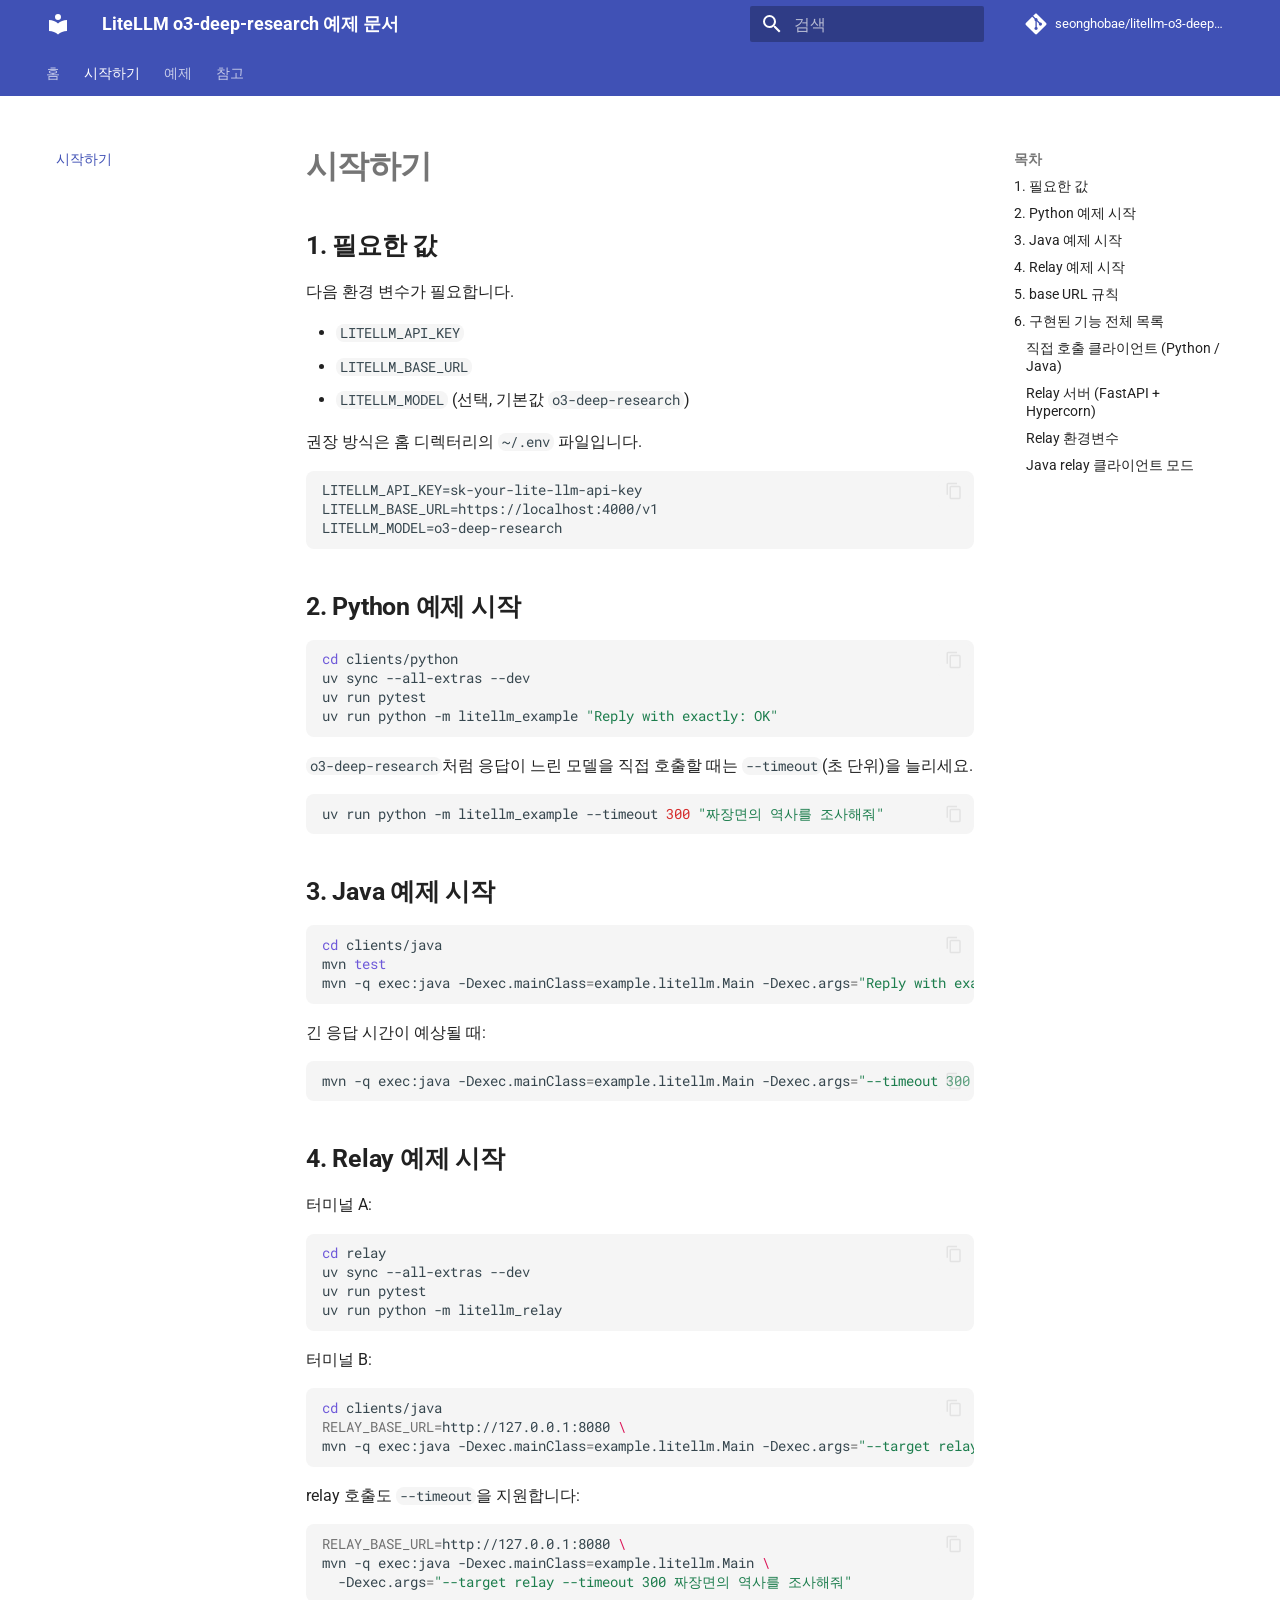
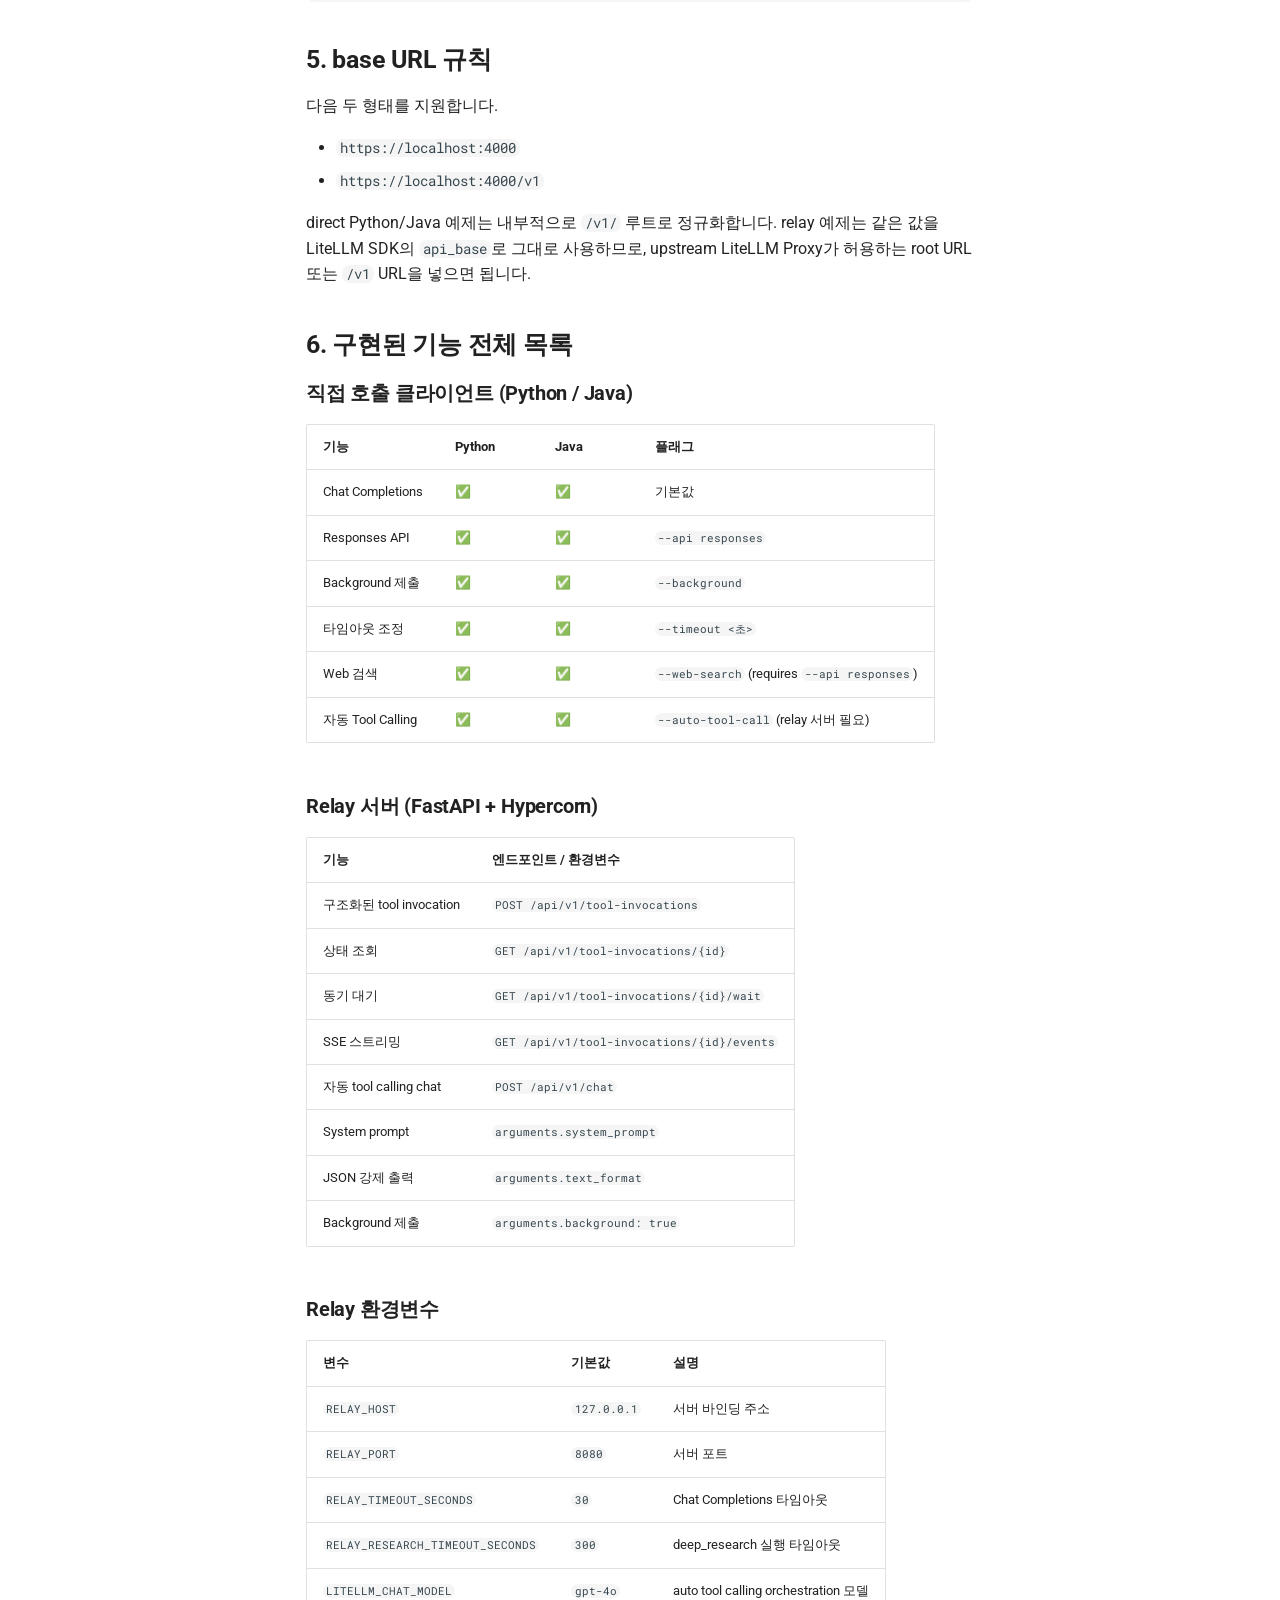
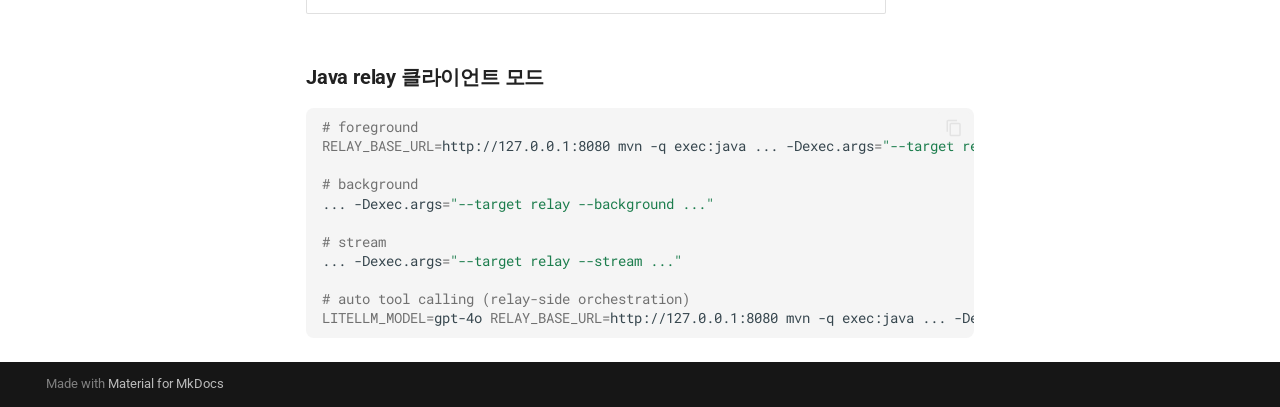
<file: ko/quickstart/index.html>
<!doctype html>
<html lang="ko" class="no-js">
  <head>
    
      <meta charset="utf-8">
      <meta name="viewport" content="width=device-width,initial-scale=1">
      
        <meta name="description" content="LiteLLM Proxy, Python, Java, relay 예제를 위한 한국어 문서 사이트">
      
      
      
        <link rel="canonical" href="https://seonghobae.github.io/litellm-o3-deep-research-rest-examples/ko/quickstart/">
      
      
        <link rel="prev" href="../..">
      
      
        <link rel="next" href="../python-example/">
      
      
        
      
      
      <link rel="icon" href="../../assets/images/favicon.png">
      <meta name="generator" content="mkdocs-1.6.1, mkdocs-material-9.7.5">
    
    
      
        <title>시작하기 - LiteLLM o3-deep-research 예제 문서</title>
      
    
    
      <link rel="stylesheet" href="../../assets/stylesheets/main.484c7ddc.min.css">
      
        
        <link rel="stylesheet" href="../../assets/stylesheets/palette.ab4e12ef.min.css">
      
      


    
    
      
    
    
      
        
        
        <link rel="preconnect" href="https://fonts.gstatic.com" crossorigin>
        <link rel="stylesheet" href="https://fonts.googleapis.com/css?family=Roboto:300,300i,400,400i,700,700i%7CRoboto+Mono:400,400i,700,700i&display=fallback">
        <style>:root{--md-text-font:"Roboto";--md-code-font:"Roboto Mono"}</style>
      
    
    
      <link rel="stylesheet" href="../../stylesheets/extra.css">
    
    <script>__md_scope=new URL("../..",location),__md_hash=e=>[...e].reduce(((e,_)=>(e<<5)-e+_.charCodeAt(0)),0),__md_get=(e,_=localStorage,t=__md_scope)=>JSON.parse(_.getItem(t.pathname+"."+e)),__md_set=(e,_,t=localStorage,a=__md_scope)=>{try{t.setItem(a.pathname+"."+e,JSON.stringify(_))}catch(e){}}</script>
    
      

    
    
  </head>
  
  
    
    
      
    
    
    
    
    <body dir="ltr" data-md-color-scheme="default" data-md-color-primary="indigo" data-md-color-accent="teal">
  
    
    <input class="md-toggle" data-md-toggle="drawer" type="checkbox" id="__drawer" autocomplete="off">
    <input class="md-toggle" data-md-toggle="search" type="checkbox" id="__search" autocomplete="off">
    <label class="md-overlay" for="__drawer"></label>
    <div data-md-component="skip">
      
        
        <a href="#_1" class="md-skip">
          콘텐츠로 이동
        </a>
      
    </div>
    <div data-md-component="announce">
      
    </div>
    
    
      

<header class="md-header" data-md-component="header">
  <nav class="md-header__inner md-grid" aria-label="상단/헤더">
    <a href="../.." title="LiteLLM o3-deep-research 예제 문서" class="md-header__button md-logo" aria-label="LiteLLM o3-deep-research 예제 문서" data-md-component="logo">
      
  
  <svg xmlns="http://www.w3.org/2000/svg" viewBox="0 0 24 24"><path d="M12 8a3 3 0 0 0 3-3 3 3 0 0 0-3-3 3 3 0 0 0-3 3 3 3 0 0 0 3 3m0 3.54C9.64 9.35 6.5 8 3 8v11c3.5 0 6.64 1.35 9 3.54 2.36-2.19 5.5-3.54 9-3.54V8c-3.5 0-6.64 1.35-9 3.54"/></svg>

    </a>
    <label class="md-header__button md-icon" for="__drawer">
      
      <svg xmlns="http://www.w3.org/2000/svg" viewBox="0 0 24 24"><path d="M3 6h18v2H3zm0 5h18v2H3zm0 5h18v2H3z"/></svg>
    </label>
    <div class="md-header__title" data-md-component="header-title">
      <div class="md-header__ellipsis">
        <div class="md-header__topic">
          <span class="md-ellipsis">
            LiteLLM o3-deep-research 예제 문서
          </span>
        </div>
        <div class="md-header__topic" data-md-component="header-topic">
          <span class="md-ellipsis">
            
              시작하기
            
          </span>
        </div>
      </div>
    </div>
    
      
        <form class="md-header__option" data-md-component="palette">
  
    
    
    
    <input class="md-option" data-md-color-media="" data-md-color-scheme="default" data-md-color-primary="indigo" data-md-color-accent="teal"  aria-hidden="true"  type="radio" name="__palette" id="__palette_0">
    
  
</form>
      
    
    
      <script>var palette=__md_get("__palette");if(palette&&palette.color){if("(prefers-color-scheme)"===palette.color.media){var media=matchMedia("(prefers-color-scheme: light)"),input=document.querySelector(media.matches?"[data-md-color-media='(prefers-color-scheme: light)']":"[data-md-color-media='(prefers-color-scheme: dark)']");palette.color.media=input.getAttribute("data-md-color-media"),palette.color.scheme=input.getAttribute("data-md-color-scheme"),palette.color.primary=input.getAttribute("data-md-color-primary"),palette.color.accent=input.getAttribute("data-md-color-accent")}for(var[key,value]of Object.entries(palette.color))document.body.setAttribute("data-md-color-"+key,value)}</script>
    
    
    
      
      
        <label class="md-header__button md-icon" for="__search">
          
          <svg xmlns="http://www.w3.org/2000/svg" viewBox="0 0 24 24"><path d="M9.5 3A6.5 6.5 0 0 1 16 9.5c0 1.61-.59 3.09-1.56 4.23l.27.27h.79l5 5-1.5 1.5-5-5v-.79l-.27-.27A6.52 6.52 0 0 1 9.5 16 6.5 6.5 0 0 1 3 9.5 6.5 6.5 0 0 1 9.5 3m0 2C7 5 5 7 5 9.5S7 14 9.5 14 14 12 14 9.5 12 5 9.5 5"/></svg>
        </label>
        <div class="md-search" data-md-component="search" role="dialog">
  <label class="md-search__overlay" for="__search"></label>
  <div class="md-search__inner" role="search">
    <form class="md-search__form" name="search">
      <input type="text" class="md-search__input" name="query" aria-label="검색" placeholder="검색" autocapitalize="off" autocorrect="off" autocomplete="off" spellcheck="false" data-md-component="search-query" required>
      <label class="md-search__icon md-icon" for="__search">
        
        <svg xmlns="http://www.w3.org/2000/svg" viewBox="0 0 24 24"><path d="M9.5 3A6.5 6.5 0 0 1 16 9.5c0 1.61-.59 3.09-1.56 4.23l.27.27h.79l5 5-1.5 1.5-5-5v-.79l-.27-.27A6.52 6.52 0 0 1 9.5 16 6.5 6.5 0 0 1 3 9.5 6.5 6.5 0 0 1 9.5 3m0 2C7 5 5 7 5 9.5S7 14 9.5 14 14 12 14 9.5 12 5 9.5 5"/></svg>
        
        <svg xmlns="http://www.w3.org/2000/svg" viewBox="0 0 24 24"><path d="M20 11v2H8l5.5 5.5-1.42 1.42L4.16 12l7.92-7.92L13.5 5.5 8 11z"/></svg>
      </label>
      <nav class="md-search__options" aria-label="검색">
        
        <button type="reset" class="md-search__icon md-icon" title="지우기" aria-label="지우기" tabindex="-1">
          
          <svg xmlns="http://www.w3.org/2000/svg" viewBox="0 0 24 24"><path d="M19 6.41 17.59 5 12 10.59 6.41 5 5 6.41 10.59 12 5 17.59 6.41 19 12 13.41 17.59 19 19 17.59 13.41 12z"/></svg>
        </button>
      </nav>
      
        <div class="md-search__suggest" data-md-component="search-suggest"></div>
      
    </form>
    <div class="md-search__output">
      <div class="md-search__scrollwrap" tabindex="0" data-md-scrollfix>
        <div class="md-search-result" data-md-component="search-result">
          <div class="md-search-result__meta">
            검색 초기화
          </div>
          <ol class="md-search-result__list" role="presentation"></ol>
        </div>
      </div>
    </div>
  </div>
</div>
      
    
    
      <div class="md-header__source">
        <a href="https://github.com/seonghobae/litellm-o3-deep-research-rest-examples" title="저장소로 이동" class="md-source" data-md-component="source">
  <div class="md-source__icon md-icon">
    
    <svg xmlns="http://www.w3.org/2000/svg" viewBox="0 0 448 512"><!--! Font Awesome Free 7.1.0 by @fontawesome - https://fontawesome.com License - https://fontawesome.com/license/free (Icons: CC BY 4.0, Fonts: SIL OFL 1.1, Code: MIT License) Copyright 2025 Fonticons, Inc.--><path d="M439.6 236.1 244 40.5c-5.4-5.5-12.8-8.5-20.4-8.5s-15 3-20.4 8.4L162.5 81l51.5 51.5c27.1-9.1 52.7 16.8 43.4 43.7l49.7 49.7c34.2-11.8 61.2 31 35.5 56.7-26.5 26.5-70.2-2.9-56-37.3L240.3 199v121.9c25.3 12.5 22.3 41.8 9.1 55-6.4 6.4-15.2 10.1-24.3 10.1s-17.8-3.6-24.3-10.1c-17.6-17.6-11.1-46.9 11.2-56v-123c-20.8-8.5-24.6-30.7-18.6-45L142.6 101 8.5 235.1C3 240.6 0 247.9 0 255.5s3 15 8.5 20.4l195.6 195.7c5.4 5.4 12.7 8.4 20.4 8.4s15-3 20.4-8.4l194.7-194.7c5.4-5.4 8.4-12.8 8.4-20.4s-3-15-8.4-20.4"/></svg>
  </div>
  <div class="md-source__repository">
    seonghobae/litellm-o3-deep-research-rest-examples
  </div>
</a>
      </div>
    
  </nav>
  
</header>
    
    <div class="md-container" data-md-component="container">
      
      
        
          
            
<nav class="md-tabs" aria-label="탭" data-md-component="tabs">
  <div class="md-grid">
    <ul class="md-tabs__list">
      
        
  
  
  
  
    <li class="md-tabs__item">
      <a href="../.." class="md-tabs__link">
        
  
  
    
  
  홈

      </a>
    </li>
  

      
        
  
  
  
    
  
  
    <li class="md-tabs__item md-tabs__item--active">
      <a href="./" class="md-tabs__link">
        
  
  
    
  
  시작하기

      </a>
    </li>
  

      
        
  
  
  
  
    
    
      <li class="md-tabs__item">
        <a href="../python-example/" class="md-tabs__link">
          
  
  
  예제

        </a>
      </li>
    
  

      
        
  
  
  
  
    
    
      <li class="md-tabs__item">
        <a href="../manual/" class="md-tabs__link">
          
  
  
  참고

        </a>
      </li>
    
  

      
    </ul>
  </div>
</nav>
          
        
      
      <main class="md-main" data-md-component="main">
        <div class="md-main__inner md-grid">
          
            
              
              <div class="md-sidebar md-sidebar--primary" data-md-component="sidebar" data-md-type="navigation" >
                <div class="md-sidebar__scrollwrap">
                  <div class="md-sidebar__inner">
                    


  


<nav class="md-nav md-nav--primary md-nav--lifted" aria-label="네비게이션" data-md-level="0">
  <label class="md-nav__title" for="__drawer">
    <a href="../.." title="LiteLLM o3-deep-research 예제 문서" class="md-nav__button md-logo" aria-label="LiteLLM o3-deep-research 예제 문서" data-md-component="logo">
      
  
  <svg xmlns="http://www.w3.org/2000/svg" viewBox="0 0 24 24"><path d="M12 8a3 3 0 0 0 3-3 3 3 0 0 0-3-3 3 3 0 0 0-3 3 3 3 0 0 0 3 3m0 3.54C9.64 9.35 6.5 8 3 8v11c3.5 0 6.64 1.35 9 3.54 2.36-2.19 5.5-3.54 9-3.54V8c-3.5 0-6.64 1.35-9 3.54"/></svg>

    </a>
    LiteLLM o3-deep-research 예제 문서
  </label>
  
    <div class="md-nav__source">
      <a href="https://github.com/seonghobae/litellm-o3-deep-research-rest-examples" title="저장소로 이동" class="md-source" data-md-component="source">
  <div class="md-source__icon md-icon">
    
    <svg xmlns="http://www.w3.org/2000/svg" viewBox="0 0 448 512"><!--! Font Awesome Free 7.1.0 by @fontawesome - https://fontawesome.com License - https://fontawesome.com/license/free (Icons: CC BY 4.0, Fonts: SIL OFL 1.1, Code: MIT License) Copyright 2025 Fonticons, Inc.--><path d="M439.6 236.1 244 40.5c-5.4-5.5-12.8-8.5-20.4-8.5s-15 3-20.4 8.4L162.5 81l51.5 51.5c27.1-9.1 52.7 16.8 43.4 43.7l49.7 49.7c34.2-11.8 61.2 31 35.5 56.7-26.5 26.5-70.2-2.9-56-37.3L240.3 199v121.9c25.3 12.5 22.3 41.8 9.1 55-6.4 6.4-15.2 10.1-24.3 10.1s-17.8-3.6-24.3-10.1c-17.6-17.6-11.1-46.9 11.2-56v-123c-20.8-8.5-24.6-30.7-18.6-45L142.6 101 8.5 235.1C3 240.6 0 247.9 0 255.5s3 15 8.5 20.4l195.6 195.7c5.4 5.4 12.7 8.4 20.4 8.4s15-3 20.4-8.4l194.7-194.7c5.4-5.4 8.4-12.8 8.4-20.4s-3-15-8.4-20.4"/></svg>
  </div>
  <div class="md-source__repository">
    seonghobae/litellm-o3-deep-research-rest-examples
  </div>
</a>
    </div>
  
  <ul class="md-nav__list" data-md-scrollfix>
    
      
      
  
  
  
  
    <li class="md-nav__item">
      <a href="../.." class="md-nav__link">
        
  
  
  <span class="md-ellipsis">
    
  
    홈
  

    
  </span>
  
  

      </a>
    </li>
  

    
      
      
  
  
    
  
  
  
    <li class="md-nav__item md-nav__item--active">
      
      <input class="md-nav__toggle md-toggle" type="checkbox" id="__toc">
      
      
        
      
      
        <label class="md-nav__link md-nav__link--active" for="__toc">
          
  
  
  <span class="md-ellipsis">
    
  
    시작하기
  

    
  </span>
  
  

          <span class="md-nav__icon md-icon"></span>
        </label>
      
      <a href="./" class="md-nav__link md-nav__link--active">
        
  
  
  <span class="md-ellipsis">
    
  
    시작하기
  

    
  </span>
  
  

      </a>
      
        

<nav class="md-nav md-nav--secondary" aria-label="목차">
  
  
  
    
  
  
    <label class="md-nav__title" for="__toc">
      <span class="md-nav__icon md-icon"></span>
      목차
    </label>
    <ul class="md-nav__list" data-md-component="toc" data-md-scrollfix>
      
        <li class="md-nav__item">
  <a href="#1" class="md-nav__link">
    <span class="md-ellipsis">
      
        1. 필요한 값
      
    </span>
  </a>
  
</li>
      
        <li class="md-nav__item">
  <a href="#2-python" class="md-nav__link">
    <span class="md-ellipsis">
      
        2. Python 예제 시작
      
    </span>
  </a>
  
</li>
      
        <li class="md-nav__item">
  <a href="#3-java" class="md-nav__link">
    <span class="md-ellipsis">
      
        3. Java 예제 시작
      
    </span>
  </a>
  
</li>
      
        <li class="md-nav__item">
  <a href="#4-relay" class="md-nav__link">
    <span class="md-ellipsis">
      
        4. Relay 예제 시작
      
    </span>
  </a>
  
</li>
      
        <li class="md-nav__item">
  <a href="#5-base-url" class="md-nav__link">
    <span class="md-ellipsis">
      
        5. base URL 규칙
      
    </span>
  </a>
  
</li>
      
        <li class="md-nav__item">
  <a href="#6" class="md-nav__link">
    <span class="md-ellipsis">
      
        6. 구현된 기능 전체 목록
      
    </span>
  </a>
  
    <nav class="md-nav" aria-label="6. 구현된 기능 전체 목록">
      <ul class="md-nav__list">
        
          <li class="md-nav__item">
  <a href="#python-java" class="md-nav__link">
    <span class="md-ellipsis">
      
        직접 호출 클라이언트 (Python / Java)
      
    </span>
  </a>
  
</li>
        
          <li class="md-nav__item">
  <a href="#relay-fastapi-hypercorn" class="md-nav__link">
    <span class="md-ellipsis">
      
        Relay 서버 (FastAPI + Hypercorn)
      
    </span>
  </a>
  
</li>
        
          <li class="md-nav__item">
  <a href="#relay" class="md-nav__link">
    <span class="md-ellipsis">
      
        Relay 환경변수
      
    </span>
  </a>
  
</li>
        
          <li class="md-nav__item">
  <a href="#java-relay" class="md-nav__link">
    <span class="md-ellipsis">
      
        Java relay 클라이언트 모드
      
    </span>
  </a>
  
</li>
        
      </ul>
    </nav>
  
</li>
      
    </ul>
  
</nav>
      
    </li>
  

    
      
      
  
  
  
  
    
    
    
    
      
      
        
      
    
    
    <li class="md-nav__item md-nav__item--nested">
      
        
        
        <input class="md-nav__toggle md-toggle " type="checkbox" id="__nav_3" >
        
          
          <label class="md-nav__link" for="__nav_3" id="__nav_3_label" tabindex="0">
            
  
  
  <span class="md-ellipsis">
    
  
    예제
  

    
  </span>
  
  

            <span class="md-nav__icon md-icon"></span>
          </label>
        
        <nav class="md-nav" data-md-level="1" aria-labelledby="__nav_3_label" aria-expanded="false">
          <label class="md-nav__title" for="__nav_3">
            <span class="md-nav__icon md-icon"></span>
            
  
    예제
  

          </label>
          <ul class="md-nav__list" data-md-scrollfix>
            
              
                
  
  
  
  
    <li class="md-nav__item">
      <a href="../python-example/" class="md-nav__link">
        
  
  
  <span class="md-ellipsis">
    
  
    Python 직접 호출
  

    
  </span>
  
  

      </a>
    </li>
  

              
            
              
                
  
  
  
  
    <li class="md-nav__item">
      <a href="../java-example/" class="md-nav__link">
        
  
  
  <span class="md-ellipsis">
    
  
    Java 직접 호출
  

    
  </span>
  
  

      </a>
    </li>
  

              
            
              
                
  
  
  
  
    <li class="md-nav__item">
      <a href="../relay-example/" class="md-nav__link">
        
  
  
  <span class="md-ellipsis">
    
  
    Relay 중계 예제
  

    
  </span>
  
  

      </a>
    </li>
  

              
            
              
                
  
  
  
  
    <li class="md-nav__item">
      <a href="../responses-guide/" class="md-nav__link">
        
  
  
  <span class="md-ellipsis">
    
  
    Responses / Background / Relay 스트리밍
  

    
  </span>
  
  

      </a>
    </li>
  

              
            
              
                
  
  
  
  
    <li class="md-nav__item">
      <a href="../auto-toolcalling/" class="md-nav__link">
        
  
  
  <span class="md-ellipsis">
    
  
    자동 Tool Calling
  

    
  </span>
  
  

      </a>
    </li>
  

              
            
          </ul>
        </nav>
      
    </li>
  

    
      
      
  
  
  
  
    
    
    
    
      
      
        
      
    
    
    <li class="md-nav__item md-nav__item--nested">
      
        
        
        <input class="md-nav__toggle md-toggle " type="checkbox" id="__nav_4" >
        
          
          <label class="md-nav__link" for="__nav_4" id="__nav_4_label" tabindex="0">
            
  
  
  <span class="md-ellipsis">
    
  
    참고
  

    
  </span>
  
  

            <span class="md-nav__icon md-icon"></span>
          </label>
        
        <nav class="md-nav" data-md-level="1" aria-labelledby="__nav_4_label" aria-expanded="false">
          <label class="md-nav__title" for="__nav_4">
            <span class="md-nav__icon md-icon"></span>
            
  
    참고
  

          </label>
          <ul class="md-nav__list" data-md-scrollfix>
            
              
                
  
  
  
  
    <li class="md-nav__item">
      <a href="../manual/" class="md-nav__link">
        
  
  
  <span class="md-ellipsis">
    
  
    통합 매뉴얼
  

    
  </span>
  
  

      </a>
    </li>
  

              
            
              
                
  
  
  
  
    <li class="md-nav__item">
      <a href="../faq/" class="md-nav__link">
        
  
  
  <span class="md-ellipsis">
    
  
    FAQ
  

    
  </span>
  
  

      </a>
    </li>
  

              
            
              
                
  
  
  
  
    <li class="md-nav__item">
      <a href="../relay-toolcalling-plan/" class="md-nav__link">
        
  
  
  <span class="md-ellipsis">
    
  
    중계 예제 구현 계획(보관)
  

    
  </span>
  
  

      </a>
    </li>
  

              
            
              
                
  
  
  
  
    <li class="md-nav__item">
      <a href="../../operations/deploy-runbook/" class="md-nav__link">
        
  
  
  <span class="md-ellipsis">
    
  
    배포 런북
  

    
  </span>
  
  

      </a>
    </li>
  

              
            
          </ul>
        </nav>
      
    </li>
  

    
  </ul>
</nav>
                  </div>
                </div>
              </div>
            
            
              
              <div class="md-sidebar md-sidebar--secondary" data-md-component="sidebar" data-md-type="toc" >
                <div class="md-sidebar__scrollwrap">
                  <div class="md-sidebar__inner">
                    

<nav class="md-nav md-nav--secondary" aria-label="목차">
  
  
  
    
  
  
    <label class="md-nav__title" for="__toc">
      <span class="md-nav__icon md-icon"></span>
      목차
    </label>
    <ul class="md-nav__list" data-md-component="toc" data-md-scrollfix>
      
        <li class="md-nav__item">
  <a href="#1" class="md-nav__link">
    <span class="md-ellipsis">
      
        1. 필요한 값
      
    </span>
  </a>
  
</li>
      
        <li class="md-nav__item">
  <a href="#2-python" class="md-nav__link">
    <span class="md-ellipsis">
      
        2. Python 예제 시작
      
    </span>
  </a>
  
</li>
      
        <li class="md-nav__item">
  <a href="#3-java" class="md-nav__link">
    <span class="md-ellipsis">
      
        3. Java 예제 시작
      
    </span>
  </a>
  
</li>
      
        <li class="md-nav__item">
  <a href="#4-relay" class="md-nav__link">
    <span class="md-ellipsis">
      
        4. Relay 예제 시작
      
    </span>
  </a>
  
</li>
      
        <li class="md-nav__item">
  <a href="#5-base-url" class="md-nav__link">
    <span class="md-ellipsis">
      
        5. base URL 규칙
      
    </span>
  </a>
  
</li>
      
        <li class="md-nav__item">
  <a href="#6" class="md-nav__link">
    <span class="md-ellipsis">
      
        6. 구현된 기능 전체 목록
      
    </span>
  </a>
  
    <nav class="md-nav" aria-label="6. 구현된 기능 전체 목록">
      <ul class="md-nav__list">
        
          <li class="md-nav__item">
  <a href="#python-java" class="md-nav__link">
    <span class="md-ellipsis">
      
        직접 호출 클라이언트 (Python / Java)
      
    </span>
  </a>
  
</li>
        
          <li class="md-nav__item">
  <a href="#relay-fastapi-hypercorn" class="md-nav__link">
    <span class="md-ellipsis">
      
        Relay 서버 (FastAPI + Hypercorn)
      
    </span>
  </a>
  
</li>
        
          <li class="md-nav__item">
  <a href="#relay" class="md-nav__link">
    <span class="md-ellipsis">
      
        Relay 환경변수
      
    </span>
  </a>
  
</li>
        
          <li class="md-nav__item">
  <a href="#java-relay" class="md-nav__link">
    <span class="md-ellipsis">
      
        Java relay 클라이언트 모드
      
    </span>
  </a>
  
</li>
        
      </ul>
    </nav>
  
</li>
      
    </ul>
  
</nav>
                  </div>
                </div>
              </div>
            
          
          
            <div class="md-content" data-md-component="content">
              
              <article class="md-content__inner md-typeset">
                
                  


  
  


<h1 id="_1">시작하기<a class="headerlink" href="#_1" title="Permanent link">&para;</a></h1>
<h2 id="1">1. 필요한 값<a class="headerlink" href="#1" title="Permanent link">&para;</a></h2>
<p>다음 환경 변수가 필요합니다.</p>
<ul>
<li><code>LITELLM_API_KEY</code></li>
<li><code>LITELLM_BASE_URL</code></li>
<li><code>LITELLM_MODEL</code> (선택, 기본값 <code>o3-deep-research</code>)</li>
</ul>
<p>권장 방식은 홈 디렉터리의 <code>~/.env</code> 파일입니다.</p>
<div class="highlight"><pre><span></span><code><a id="__codelineno-0-1" name="__codelineno-0-1" href="#__codelineno-0-1"></a>LITELLM_API_KEY=sk-your-lite-llm-api-key
<a id="__codelineno-0-2" name="__codelineno-0-2" href="#__codelineno-0-2"></a>LITELLM_BASE_URL=https://localhost:4000/v1
<a id="__codelineno-0-3" name="__codelineno-0-3" href="#__codelineno-0-3"></a>LITELLM_MODEL=o3-deep-research
</code></pre></div>
<h2 id="2-python">2. Python 예제 시작<a class="headerlink" href="#2-python" title="Permanent link">&para;</a></h2>
<div class="highlight"><pre><span></span><code><a id="__codelineno-1-1" name="__codelineno-1-1" href="#__codelineno-1-1"></a><span class="nb">cd</span><span class="w"> </span>clients/python
<a id="__codelineno-1-2" name="__codelineno-1-2" href="#__codelineno-1-2"></a>uv<span class="w"> </span>sync<span class="w"> </span>--all-extras<span class="w"> </span>--dev
<a id="__codelineno-1-3" name="__codelineno-1-3" href="#__codelineno-1-3"></a>uv<span class="w"> </span>run<span class="w"> </span>pytest
<a id="__codelineno-1-4" name="__codelineno-1-4" href="#__codelineno-1-4"></a>uv<span class="w"> </span>run<span class="w"> </span>python<span class="w"> </span>-m<span class="w"> </span>litellm_example<span class="w"> </span><span class="s2">&quot;Reply with exactly: OK&quot;</span>
</code></pre></div>
<p><code>o3-deep-research</code>처럼 응답이 느린 모델을 직접 호출할 때는 <code>--timeout</code>(초 단위)을 늘리세요.</p>
<div class="highlight"><pre><span></span><code><a id="__codelineno-2-1" name="__codelineno-2-1" href="#__codelineno-2-1"></a>uv<span class="w"> </span>run<span class="w"> </span>python<span class="w"> </span>-m<span class="w"> </span>litellm_example<span class="w"> </span>--timeout<span class="w"> </span><span class="m">300</span><span class="w"> </span><span class="s2">&quot;짜장면의 역사를 조사해줘&quot;</span>
</code></pre></div>
<h2 id="3-java">3. Java 예제 시작<a class="headerlink" href="#3-java" title="Permanent link">&para;</a></h2>
<div class="highlight"><pre><span></span><code><a id="__codelineno-3-1" name="__codelineno-3-1" href="#__codelineno-3-1"></a><span class="nb">cd</span><span class="w"> </span>clients/java
<a id="__codelineno-3-2" name="__codelineno-3-2" href="#__codelineno-3-2"></a>mvn<span class="w"> </span><span class="nb">test</span>
<a id="__codelineno-3-3" name="__codelineno-3-3" href="#__codelineno-3-3"></a>mvn<span class="w"> </span>-q<span class="w"> </span>exec:java<span class="w"> </span>-Dexec.mainClass<span class="o">=</span>example.litellm.Main<span class="w"> </span>-Dexec.args<span class="o">=</span><span class="s2">&quot;Reply with exactly: OK&quot;</span>
</code></pre></div>
<p>긴 응답 시간이 예상될 때:</p>
<div class="highlight"><pre><span></span><code><a id="__codelineno-4-1" name="__codelineno-4-1" href="#__codelineno-4-1"></a>mvn<span class="w"> </span>-q<span class="w"> </span>exec:java<span class="w"> </span>-Dexec.mainClass<span class="o">=</span>example.litellm.Main<span class="w"> </span>-Dexec.args<span class="o">=</span><span class="s2">&quot;--timeout 300 짜장면의 역사를 조사해줘&quot;</span>
</code></pre></div>
<h2 id="4-relay">4. Relay 예제 시작<a class="headerlink" href="#4-relay" title="Permanent link">&para;</a></h2>
<p>터미널 A:</p>
<div class="highlight"><pre><span></span><code><a id="__codelineno-5-1" name="__codelineno-5-1" href="#__codelineno-5-1"></a><span class="nb">cd</span><span class="w"> </span>relay
<a id="__codelineno-5-2" name="__codelineno-5-2" href="#__codelineno-5-2"></a>uv<span class="w"> </span>sync<span class="w"> </span>--all-extras<span class="w"> </span>--dev
<a id="__codelineno-5-3" name="__codelineno-5-3" href="#__codelineno-5-3"></a>uv<span class="w"> </span>run<span class="w"> </span>pytest
<a id="__codelineno-5-4" name="__codelineno-5-4" href="#__codelineno-5-4"></a>uv<span class="w"> </span>run<span class="w"> </span>python<span class="w"> </span>-m<span class="w"> </span>litellm_relay
</code></pre></div>
<p>터미널 B:</p>
<div class="highlight"><pre><span></span><code><a id="__codelineno-6-1" name="__codelineno-6-1" href="#__codelineno-6-1"></a><span class="nb">cd</span><span class="w"> </span>clients/java
<a id="__codelineno-6-2" name="__codelineno-6-2" href="#__codelineno-6-2"></a><span class="nv">RELAY_BASE_URL</span><span class="o">=</span>http://127.0.0.1:8080<span class="w"> </span><span class="se">\</span>
<a id="__codelineno-6-3" name="__codelineno-6-3" href="#__codelineno-6-3"></a>mvn<span class="w"> </span>-q<span class="w"> </span>exec:java<span class="w"> </span>-Dexec.mainClass<span class="o">=</span>example.litellm.Main<span class="w"> </span>-Dexec.args<span class="o">=</span><span class="s2">&quot;--target relay Summarize relay architecture&quot;</span>
</code></pre></div>
<p>relay 호출도 <code>--timeout</code>을 지원합니다:</p>
<div class="highlight"><pre><span></span><code><a id="__codelineno-7-1" name="__codelineno-7-1" href="#__codelineno-7-1"></a><span class="nv">RELAY_BASE_URL</span><span class="o">=</span>http://127.0.0.1:8080<span class="w"> </span><span class="se">\</span>
<a id="__codelineno-7-2" name="__codelineno-7-2" href="#__codelineno-7-2"></a>mvn<span class="w"> </span>-q<span class="w"> </span>exec:java<span class="w"> </span>-Dexec.mainClass<span class="o">=</span>example.litellm.Main<span class="w"> </span><span class="se">\</span>
<a id="__codelineno-7-3" name="__codelineno-7-3" href="#__codelineno-7-3"></a><span class="w">  </span>-Dexec.args<span class="o">=</span><span class="s2">&quot;--target relay --timeout 300 짜장면의 역사를 조사해줘&quot;</span>
</code></pre></div>
<h2 id="5-base-url">5. base URL 규칙<a class="headerlink" href="#5-base-url" title="Permanent link">&para;</a></h2>
<p>다음 두 형태를 지원합니다.</p>
<ul>
<li><code>https://localhost:4000</code></li>
<li><code>https://localhost:4000/v1</code></li>
</ul>
<p>direct Python/Java 예제는 내부적으로 <code>/v1/</code> 루트로 정규화합니다. relay 예제는 같은 값을 LiteLLM SDK의 <code>api_base</code>로 그대로 사용하므로, upstream LiteLLM Proxy가 허용하는 root URL 또는 <code>/v1</code> URL을 넣으면 됩니다.</p>
<h2 id="6">6. 구현된 기능 전체 목록<a class="headerlink" href="#6" title="Permanent link">&para;</a></h2>
<h3 id="python-java">직접 호출 클라이언트 (Python / Java)<a class="headerlink" href="#python-java" title="Permanent link">&para;</a></h3>
<table>
<thead>
<tr>
<th>기능</th>
<th>Python</th>
<th>Java</th>
<th>플래그</th>
</tr>
</thead>
<tbody>
<tr>
<td>Chat Completions</td>
<td>✅</td>
<td>✅</td>
<td>기본값</td>
</tr>
<tr>
<td>Responses API</td>
<td>✅</td>
<td>✅</td>
<td><code>--api responses</code></td>
</tr>
<tr>
<td>Background 제출</td>
<td>✅</td>
<td>✅</td>
<td><code>--background</code></td>
</tr>
<tr>
<td>타임아웃 조정</td>
<td>✅</td>
<td>✅</td>
<td><code>--timeout &lt;초&gt;</code></td>
</tr>
<tr>
<td>Web 검색</td>
<td>✅</td>
<td>✅</td>
<td><code>--web-search</code> (requires <code>--api responses</code>)</td>
</tr>
<tr>
<td>자동 Tool Calling</td>
<td>✅</td>
<td>✅</td>
<td><code>--auto-tool-call</code> (relay 서버 필요)</td>
</tr>
</tbody>
</table>
<h3 id="relay-fastapi-hypercorn">Relay 서버 (FastAPI + Hypercorn)<a class="headerlink" href="#relay-fastapi-hypercorn" title="Permanent link">&para;</a></h3>
<table>
<thead>
<tr>
<th>기능</th>
<th>엔드포인트 / 환경변수</th>
</tr>
</thead>
<tbody>
<tr>
<td>구조화된 tool invocation</td>
<td><code>POST /api/v1/tool-invocations</code></td>
</tr>
<tr>
<td>상태 조회</td>
<td><code>GET /api/v1/tool-invocations/{id}</code></td>
</tr>
<tr>
<td>동기 대기</td>
<td><code>GET /api/v1/tool-invocations/{id}/wait</code></td>
</tr>
<tr>
<td>SSE 스트리밍</td>
<td><code>GET /api/v1/tool-invocations/{id}/events</code></td>
</tr>
<tr>
<td>자동 tool calling chat</td>
<td><code>POST /api/v1/chat</code></td>
</tr>
<tr>
<td>System prompt</td>
<td><code>arguments.system_prompt</code></td>
</tr>
<tr>
<td>JSON 강제 출력</td>
<td><code>arguments.text_format</code></td>
</tr>
<tr>
<td>Background 제출</td>
<td><code>arguments.background: true</code></td>
</tr>
</tbody>
</table>
<h3 id="relay">Relay 환경변수<a class="headerlink" href="#relay" title="Permanent link">&para;</a></h3>
<table>
<thead>
<tr>
<th>변수</th>
<th>기본값</th>
<th>설명</th>
</tr>
</thead>
<tbody>
<tr>
<td><code>RELAY_HOST</code></td>
<td><code>127.0.0.1</code></td>
<td>서버 바인딩 주소</td>
</tr>
<tr>
<td><code>RELAY_PORT</code></td>
<td><code>8080</code></td>
<td>서버 포트</td>
</tr>
<tr>
<td><code>RELAY_TIMEOUT_SECONDS</code></td>
<td><code>30</code></td>
<td>Chat Completions 타임아웃</td>
</tr>
<tr>
<td><code>RELAY_RESEARCH_TIMEOUT_SECONDS</code></td>
<td><code>300</code></td>
<td>deep_research 실행 타임아웃</td>
</tr>
<tr>
<td><code>LITELLM_CHAT_MODEL</code></td>
<td><code>gpt-4o</code></td>
<td>auto tool calling orchestration 모델</td>
</tr>
</tbody>
</table>
<h3 id="java-relay">Java relay 클라이언트 모드<a class="headerlink" href="#java-relay" title="Permanent link">&para;</a></h3>
<div class="highlight"><pre><span></span><code><a id="__codelineno-8-1" name="__codelineno-8-1" href="#__codelineno-8-1"></a><span class="c1"># foreground</span>
<a id="__codelineno-8-2" name="__codelineno-8-2" href="#__codelineno-8-2"></a><span class="nv">RELAY_BASE_URL</span><span class="o">=</span>http://127.0.0.1:8080<span class="w"> </span>mvn<span class="w"> </span>-q<span class="w"> </span>exec:java<span class="w"> </span>...<span class="w"> </span>-Dexec.args<span class="o">=</span><span class="s2">&quot;--target relay ...&quot;</span>
<a id="__codelineno-8-3" name="__codelineno-8-3" href="#__codelineno-8-3"></a>
<a id="__codelineno-8-4" name="__codelineno-8-4" href="#__codelineno-8-4"></a><span class="c1"># background</span>
<a id="__codelineno-8-5" name="__codelineno-8-5" href="#__codelineno-8-5"></a>...<span class="w"> </span>-Dexec.args<span class="o">=</span><span class="s2">&quot;--target relay --background ...&quot;</span>
<a id="__codelineno-8-6" name="__codelineno-8-6" href="#__codelineno-8-6"></a>
<a id="__codelineno-8-7" name="__codelineno-8-7" href="#__codelineno-8-7"></a><span class="c1"># stream</span>
<a id="__codelineno-8-8" name="__codelineno-8-8" href="#__codelineno-8-8"></a>...<span class="w"> </span>-Dexec.args<span class="o">=</span><span class="s2">&quot;--target relay --stream ...&quot;</span>
<a id="__codelineno-8-9" name="__codelineno-8-9" href="#__codelineno-8-9"></a>
<a id="__codelineno-8-10" name="__codelineno-8-10" href="#__codelineno-8-10"></a><span class="c1"># auto tool calling (relay-side orchestration)</span>
<a id="__codelineno-8-11" name="__codelineno-8-11" href="#__codelineno-8-11"></a><span class="nv">LITELLM_MODEL</span><span class="o">=</span>gpt-4o<span class="w"> </span><span class="nv">RELAY_BASE_URL</span><span class="o">=</span>http://127.0.0.1:8080<span class="w"> </span>mvn<span class="w"> </span>-q<span class="w"> </span>exec:java<span class="w"> </span>...<span class="w"> </span>-Dexec.args<span class="o">=</span><span class="s2">&quot;--auto-tool-call ...&quot;</span>
</code></pre></div>












                
              </article>
            </div>
          
          
<script>var target=document.getElementById(location.hash.slice(1));target&&target.name&&(target.checked=target.name.startsWith("__tabbed_"))</script>
        </div>
        
          <button type="button" class="md-top md-icon" data-md-component="top" hidden>
  
  <svg xmlns="http://www.w3.org/2000/svg" viewBox="0 0 24 24"><path d="M13 20h-2V8l-5.5 5.5-1.42-1.42L12 4.16l7.92 7.92-1.42 1.42L13 8z"/></svg>
  맨위로
</button>
        
      </main>
      
        <footer class="md-footer">
  
  <div class="md-footer-meta md-typeset">
    <div class="md-footer-meta__inner md-grid">
      <div class="md-copyright">
  
  
    Made with
    <a href="https://squidfunk.github.io/mkdocs-material/" target="_blank" rel="noopener">
      Material for MkDocs
    </a>
  
</div>
      
    </div>
  </div>
</footer>
      
    </div>
    <div class="md-dialog" data-md-component="dialog">
      <div class="md-dialog__inner md-typeset"></div>
    </div>
    
    
    
      
      
      <script id="__config" type="application/json">{"annotate": null, "base": "../..", "features": ["navigation.tabs", "navigation.sections", "navigation.top", "content.code.copy", "search.suggest", "search.highlight"], "search": "../../assets/javascripts/workers/search.2c215733.min.js", "tags": null, "translations": {"clipboard.copied": "\ud074\ub9bd\ubcf4\ub4dc\uc5d0 \ubcf5\uc0ac\ub428", "clipboard.copy": "\ud074\ub9bd\ubcf4\ub4dc\ub85c \ubcf5\uc0ac", "search.result.more.one": "\uc774 \ubb38\uc11c\uc5d0\uc11c 1\uac1c\uc758 \uac80\uc0c9 \uacb0\uacfc \ub354 \ubcf4\uae30", "search.result.more.other": "\uc774 \ubb38\uc11c\uc5d0\uc11c #\uac1c\uc758 \uac80\uc0c9 \uacb0\uacfc \ub354 \ubcf4\uae30", "search.result.none": "\uac80\uc0c9\uc5b4\uc640 \uc77c\uce58\ud558\ub294 \ubb38\uc11c\uac00 \uc5c6\uc2b5\ub2c8\ub2e4", "search.result.one": "1\uac1c\uc758 \uc77c\uce58\ud558\ub294 \ubb38\uc11c", "search.result.other": "#\uac1c\uc758 \uc77c\uce58\ud558\ub294 \ubb38\uc11c", "search.result.placeholder": "\uac80\uc0c9\uc5b4\ub97c \uc785\ub825\ud558\uc138\uc694", "search.result.term.missing": "\ud3ec\ud568\ub418\uc9c0 \uc54a\uc740 \uac80\uc0c9\uc5b4", "select.version": "\ubc84\uc804 \uc120\ud0dd"}, "version": null}</script>
    
    
      <script src="../../assets/javascripts/bundle.79ae519e.min.js"></script>
      
    
  </body>
</html>
</file>
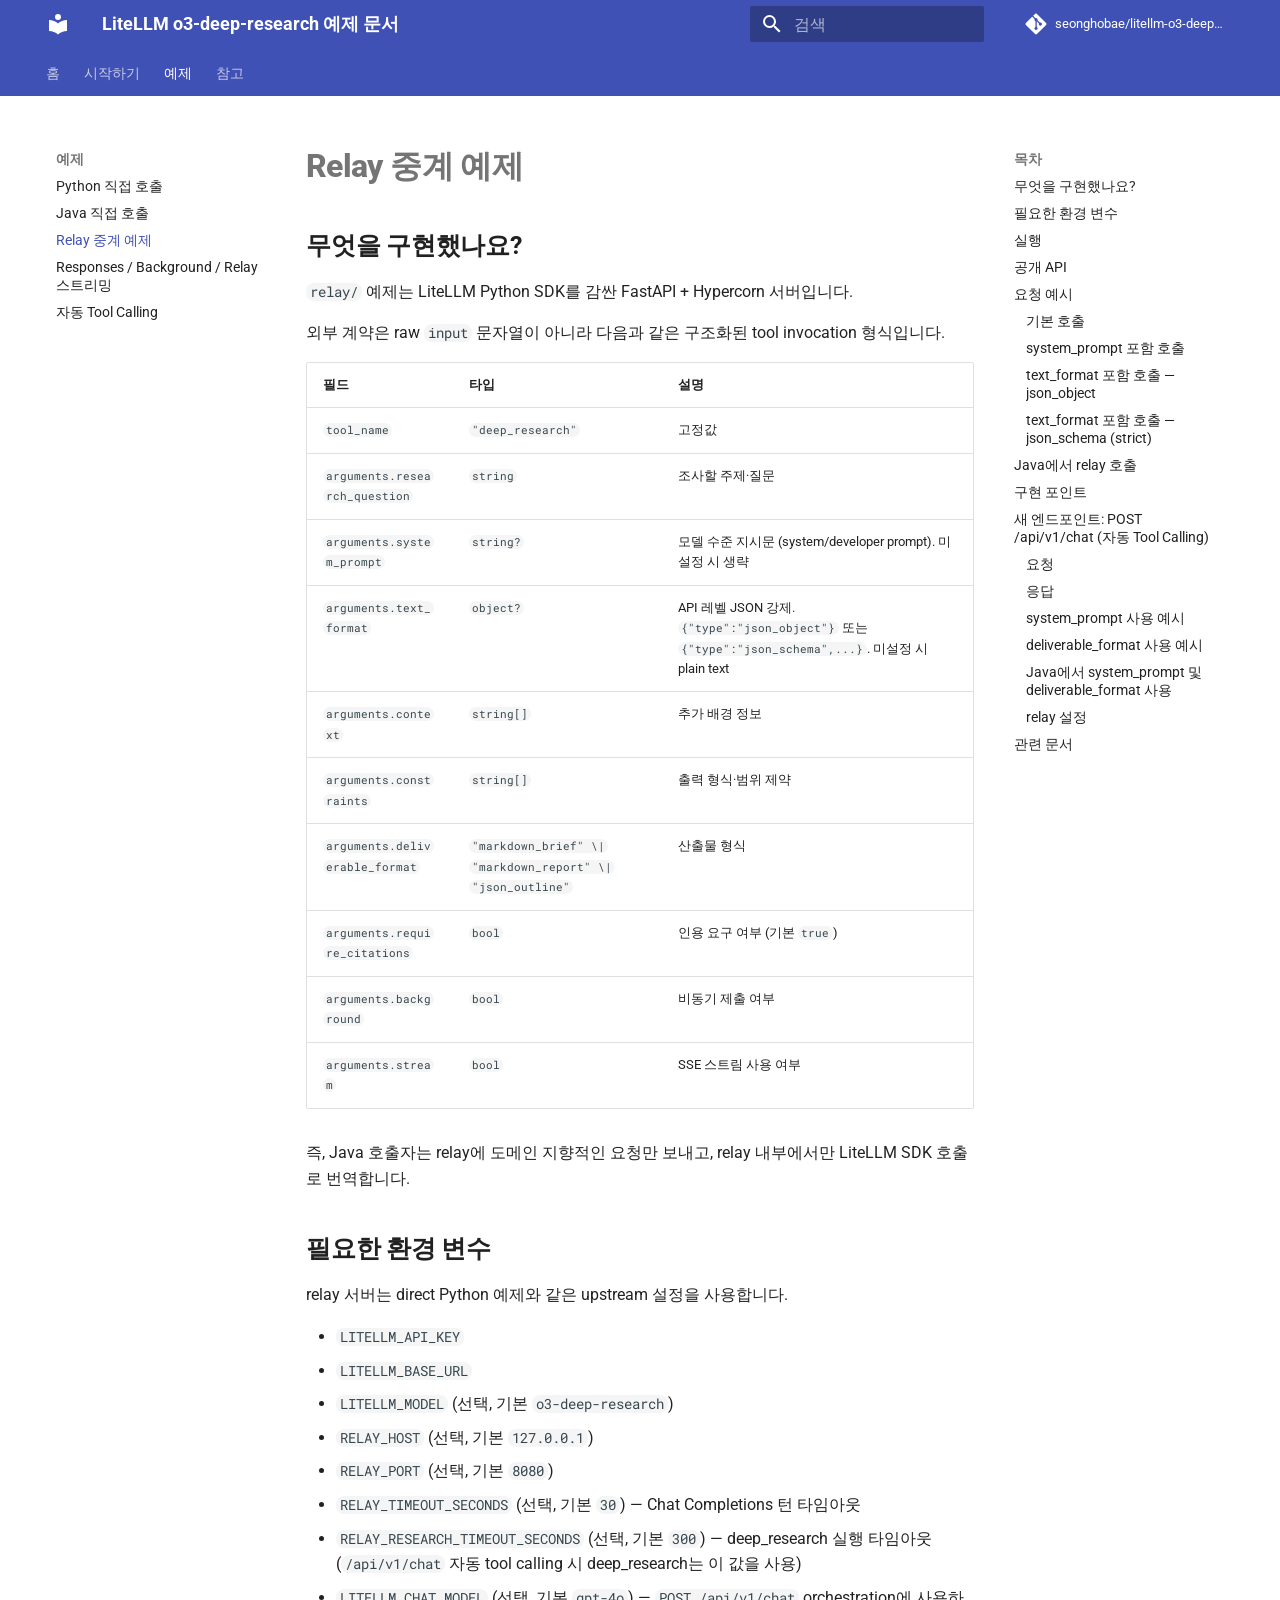
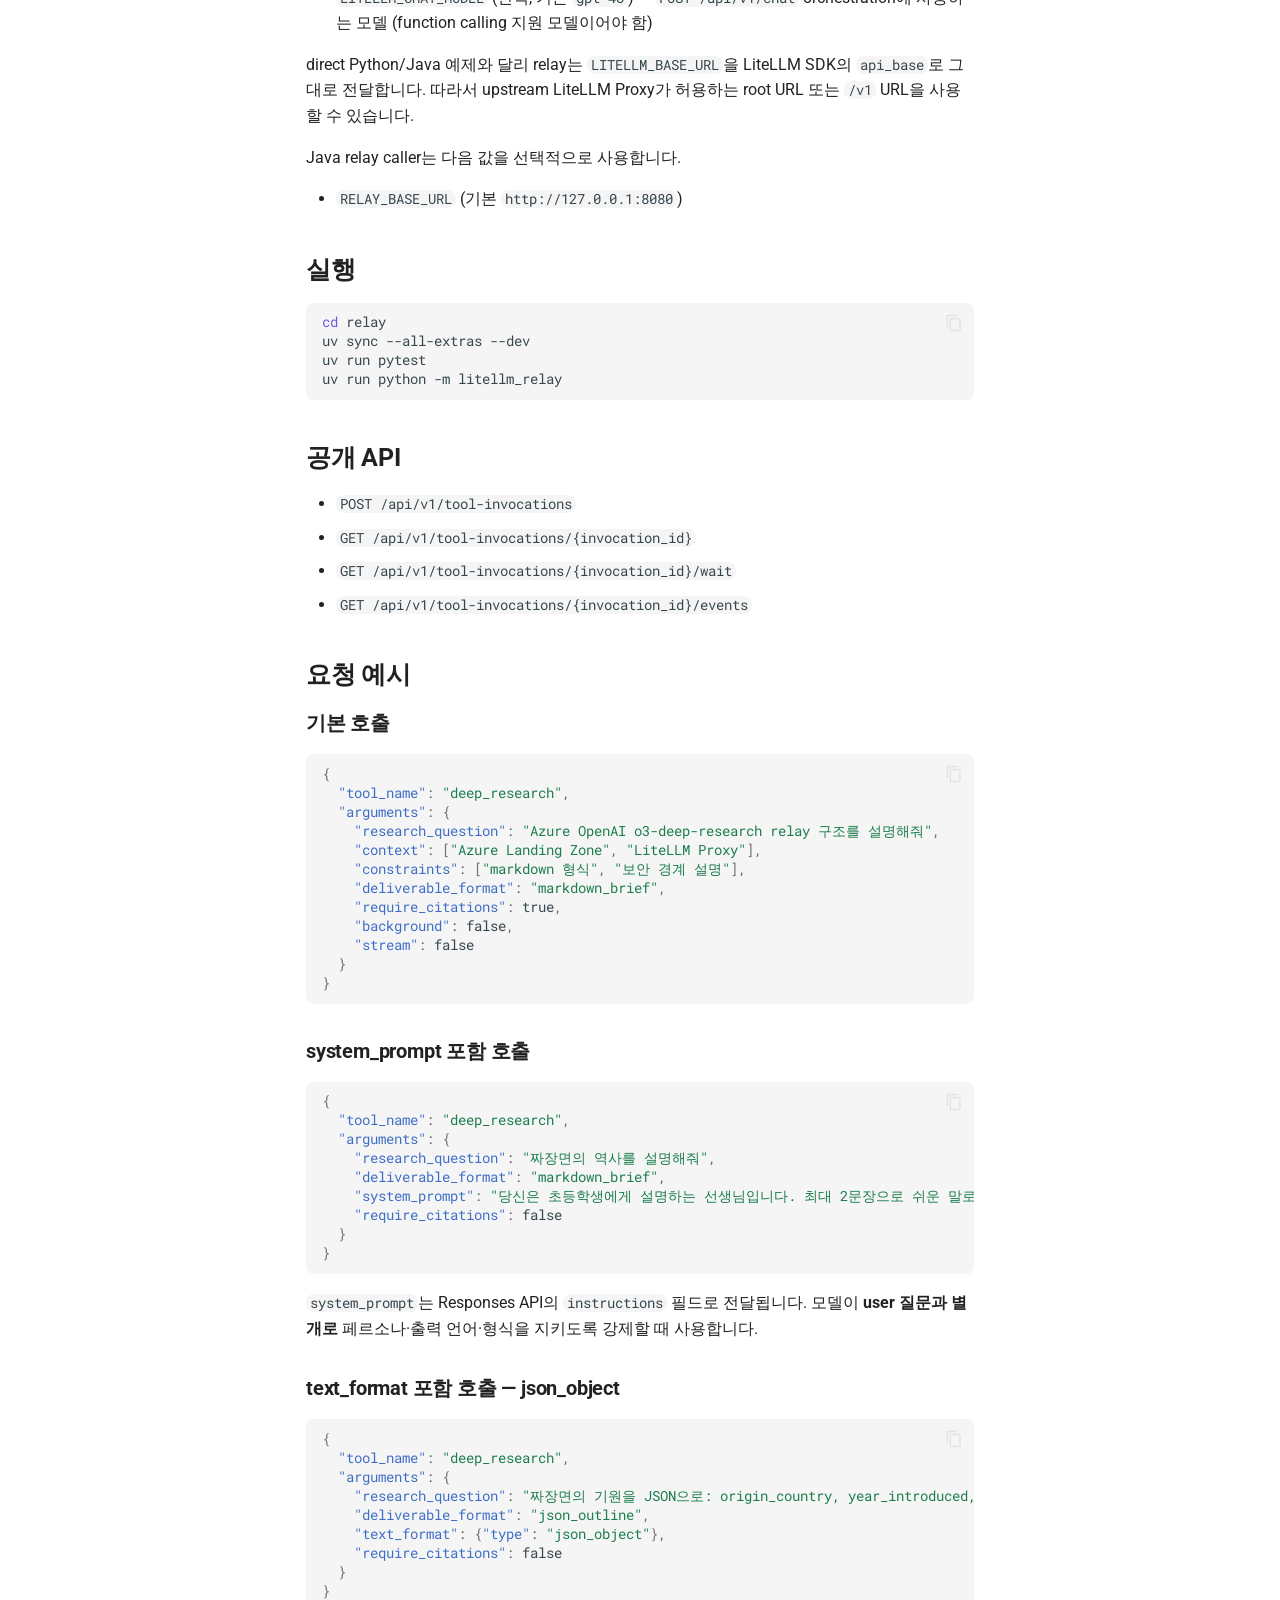
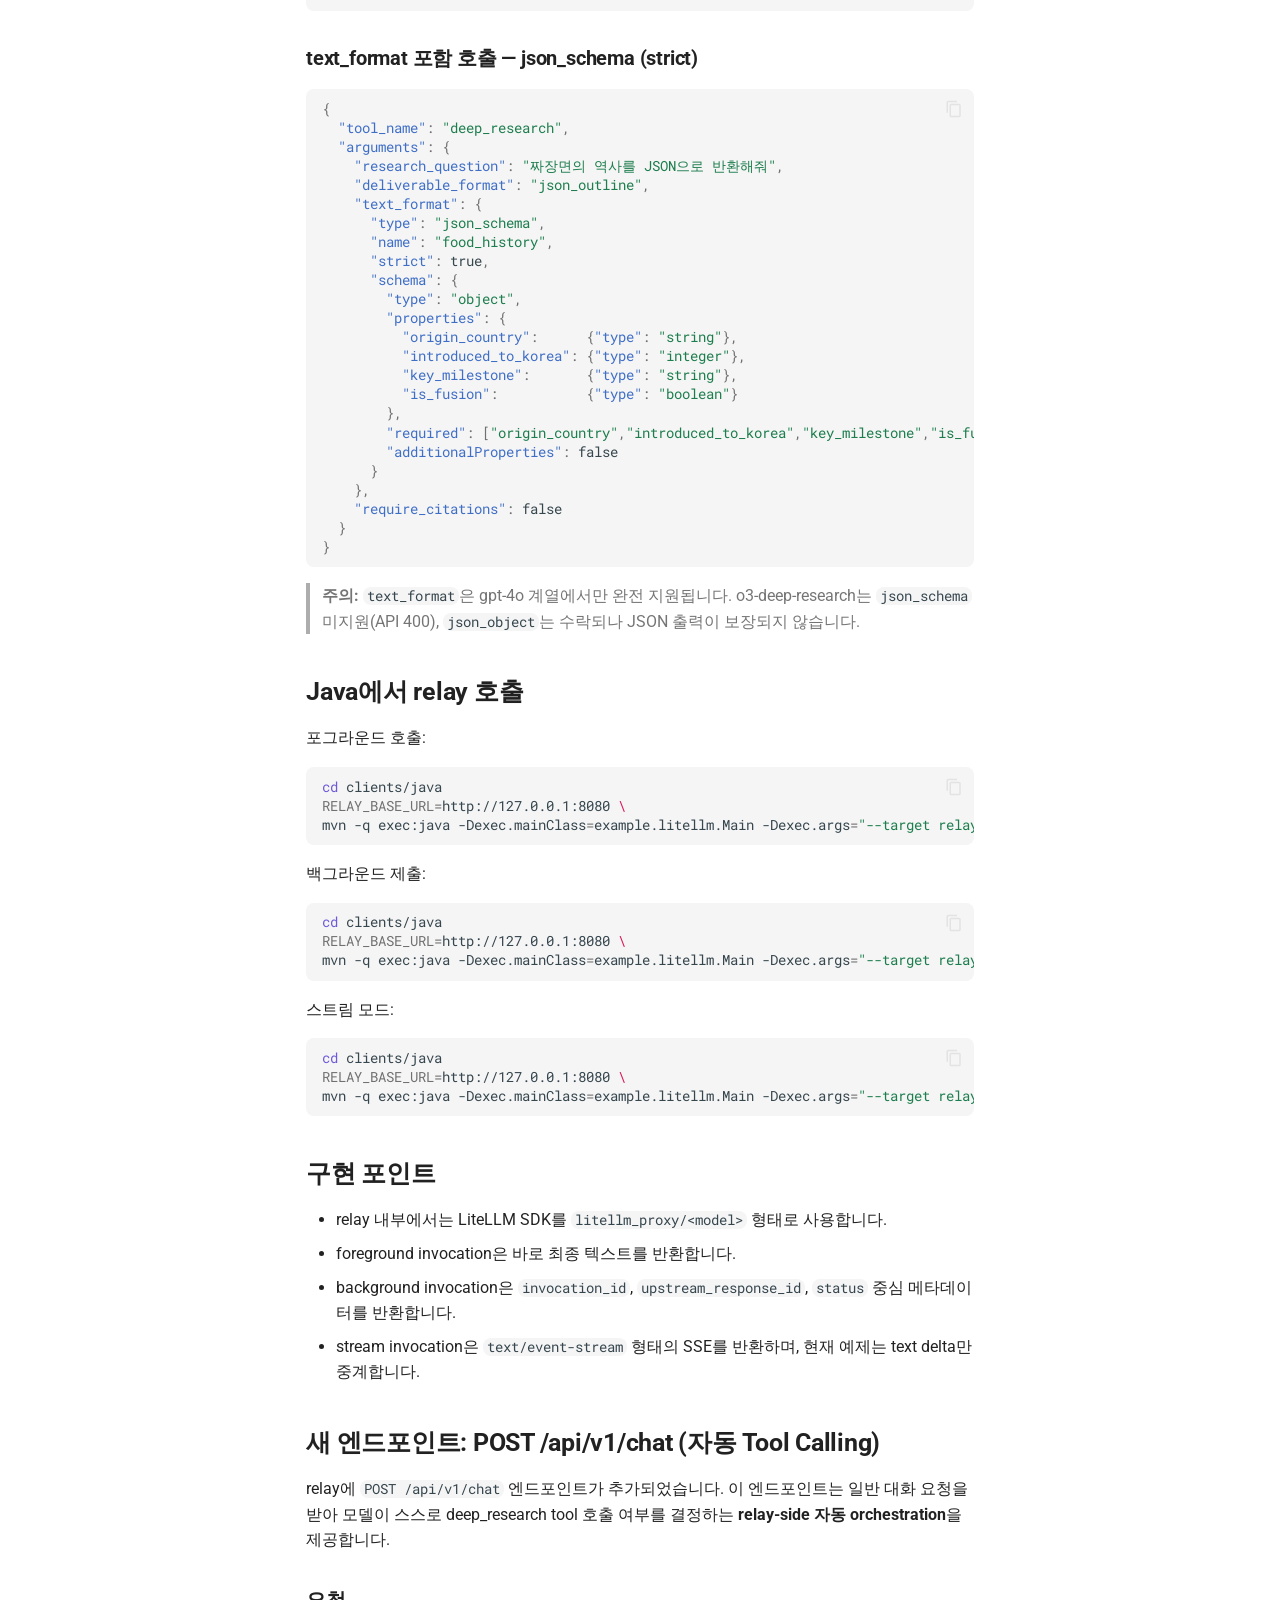
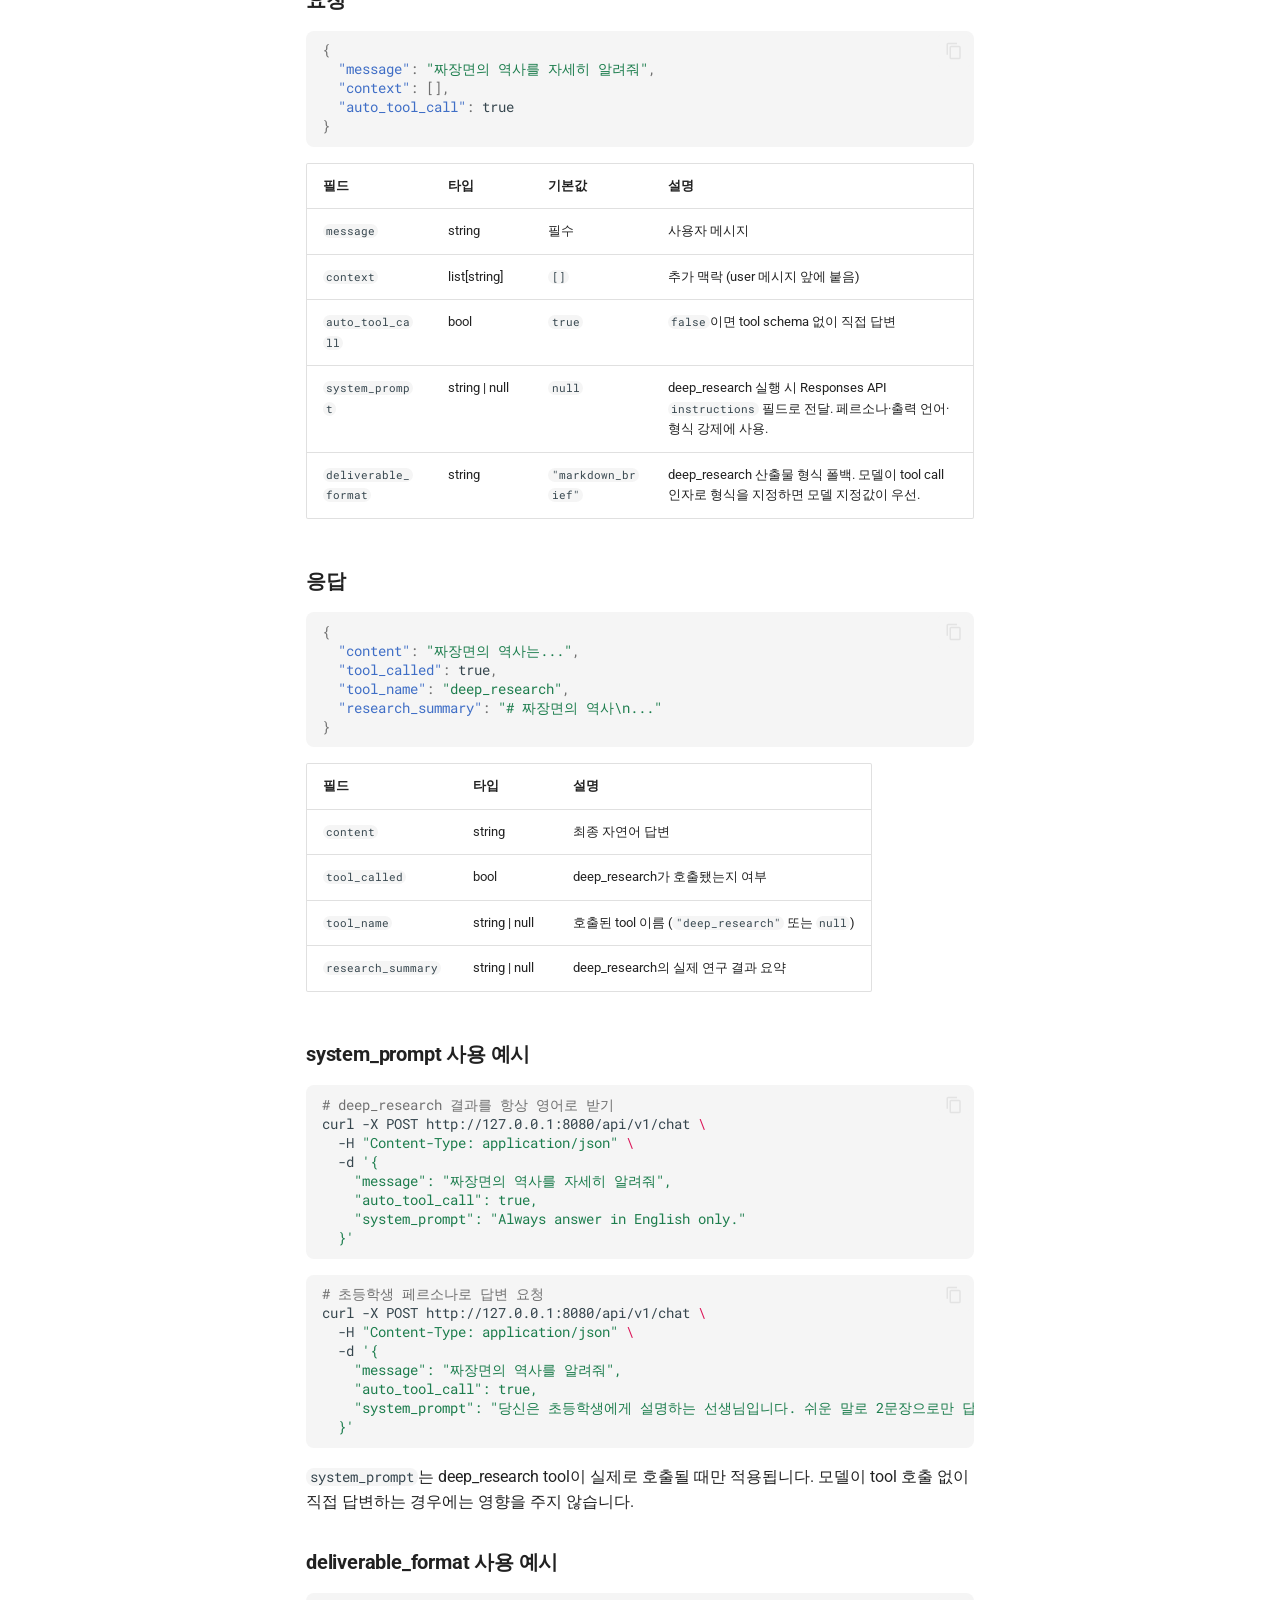
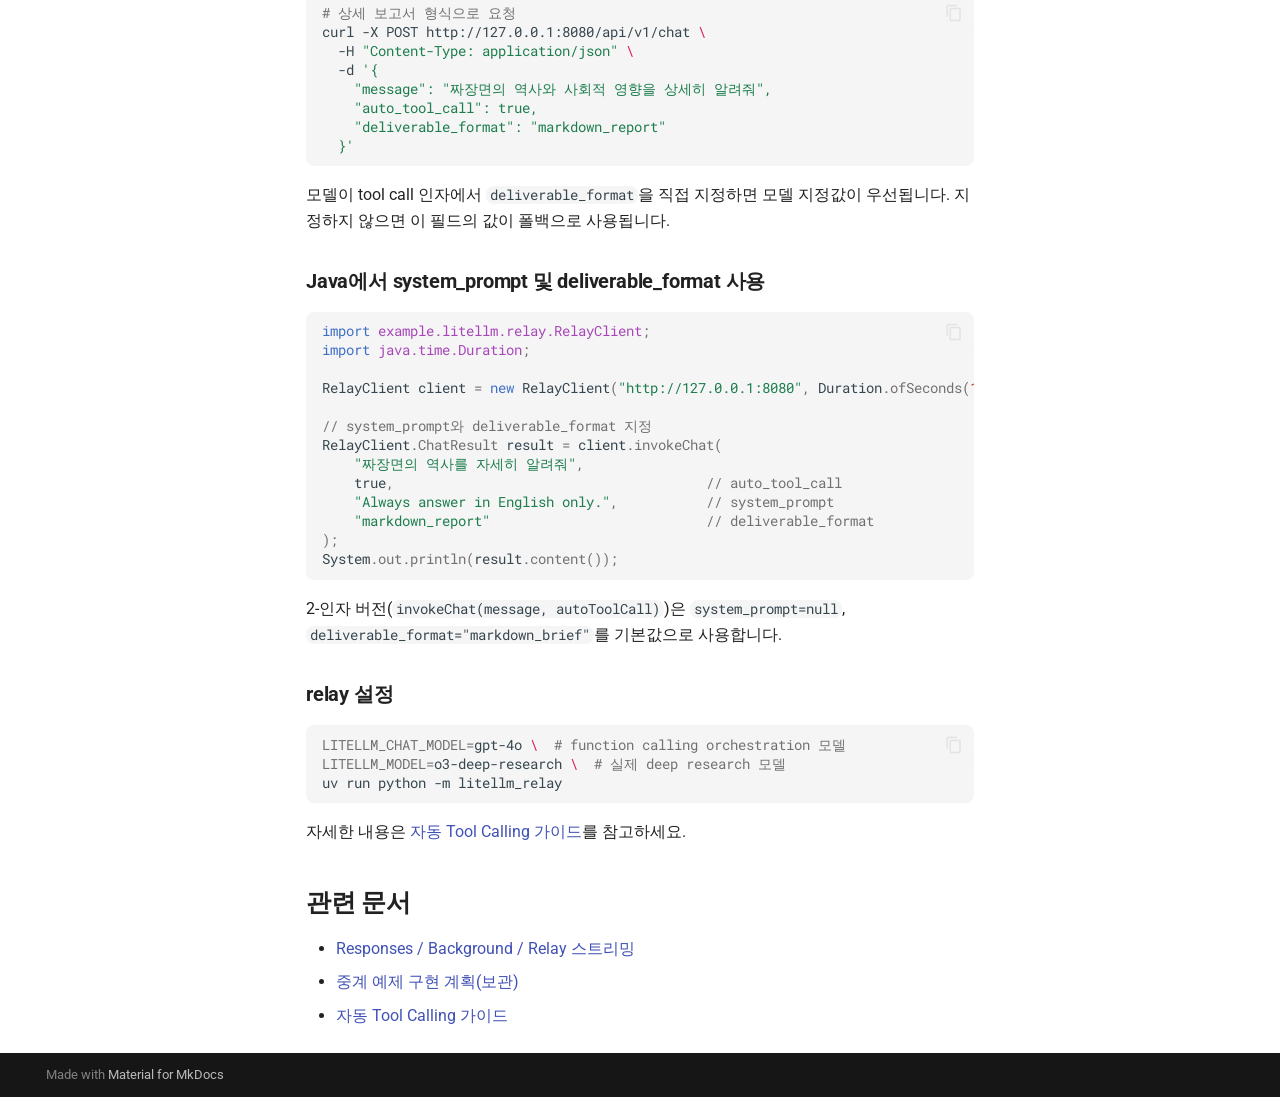
<file: ko/relay-example/index.html>
<!doctype html>
<html lang="ko" class="no-js">
  <head>
    
      <meta charset="utf-8">
      <meta name="viewport" content="width=device-width,initial-scale=1">
      
        <meta name="description" content="LiteLLM Proxy, Python, Java, relay 예제를 위한 한국어 문서 사이트">
      
      
      
        <link rel="canonical" href="https://seonghobae.github.io/litellm-o3-deep-research-rest-examples/ko/relay-example/">
      
      
        <link rel="prev" href="../java-example/">
      
      
        <link rel="next" href="../responses-guide/">
      
      
        
      
      
      <link rel="icon" href="../../assets/images/favicon.png">
      <meta name="generator" content="mkdocs-1.6.1, mkdocs-material-9.7.5">
    
    
      
        <title>Relay 중계 예제 - LiteLLM o3-deep-research 예제 문서</title>
      
    
    
      <link rel="stylesheet" href="../../assets/stylesheets/main.484c7ddc.min.css">
      
        
        <link rel="stylesheet" href="../../assets/stylesheets/palette.ab4e12ef.min.css">
      
      


    
    
      
    
    
      
        
        
        <link rel="preconnect" href="https://fonts.gstatic.com" crossorigin>
        <link rel="stylesheet" href="https://fonts.googleapis.com/css?family=Roboto:300,300i,400,400i,700,700i%7CRoboto+Mono:400,400i,700,700i&display=fallback">
        <style>:root{--md-text-font:"Roboto";--md-code-font:"Roboto Mono"}</style>
      
    
    
      <link rel="stylesheet" href="../../stylesheets/extra.css">
    
    <script>__md_scope=new URL("../..",location),__md_hash=e=>[...e].reduce(((e,_)=>(e<<5)-e+_.charCodeAt(0)),0),__md_get=(e,_=localStorage,t=__md_scope)=>JSON.parse(_.getItem(t.pathname+"."+e)),__md_set=(e,_,t=localStorage,a=__md_scope)=>{try{t.setItem(a.pathname+"."+e,JSON.stringify(_))}catch(e){}}</script>
    
      

    
    
  </head>
  
  
    
    
      
    
    
    
    
    <body dir="ltr" data-md-color-scheme="default" data-md-color-primary="indigo" data-md-color-accent="teal">
  
    
    <input class="md-toggle" data-md-toggle="drawer" type="checkbox" id="__drawer" autocomplete="off">
    <input class="md-toggle" data-md-toggle="search" type="checkbox" id="__search" autocomplete="off">
    <label class="md-overlay" for="__drawer"></label>
    <div data-md-component="skip">
      
        
        <a href="#relay" class="md-skip">
          콘텐츠로 이동
        </a>
      
    </div>
    <div data-md-component="announce">
      
    </div>
    
    
      

<header class="md-header" data-md-component="header">
  <nav class="md-header__inner md-grid" aria-label="상단/헤더">
    <a href="../.." title="LiteLLM o3-deep-research 예제 문서" class="md-header__button md-logo" aria-label="LiteLLM o3-deep-research 예제 문서" data-md-component="logo">
      
  
  <svg xmlns="http://www.w3.org/2000/svg" viewBox="0 0 24 24"><path d="M12 8a3 3 0 0 0 3-3 3 3 0 0 0-3-3 3 3 0 0 0-3 3 3 3 0 0 0 3 3m0 3.54C9.64 9.35 6.5 8 3 8v11c3.5 0 6.64 1.35 9 3.54 2.36-2.19 5.5-3.54 9-3.54V8c-3.5 0-6.64 1.35-9 3.54"/></svg>

    </a>
    <label class="md-header__button md-icon" for="__drawer">
      
      <svg xmlns="http://www.w3.org/2000/svg" viewBox="0 0 24 24"><path d="M3 6h18v2H3zm0 5h18v2H3zm0 5h18v2H3z"/></svg>
    </label>
    <div class="md-header__title" data-md-component="header-title">
      <div class="md-header__ellipsis">
        <div class="md-header__topic">
          <span class="md-ellipsis">
            LiteLLM o3-deep-research 예제 문서
          </span>
        </div>
        <div class="md-header__topic" data-md-component="header-topic">
          <span class="md-ellipsis">
            
              Relay 중계 예제
            
          </span>
        </div>
      </div>
    </div>
    
      
        <form class="md-header__option" data-md-component="palette">
  
    
    
    
    <input class="md-option" data-md-color-media="" data-md-color-scheme="default" data-md-color-primary="indigo" data-md-color-accent="teal"  aria-hidden="true"  type="radio" name="__palette" id="__palette_0">
    
  
</form>
      
    
    
      <script>var palette=__md_get("__palette");if(palette&&palette.color){if("(prefers-color-scheme)"===palette.color.media){var media=matchMedia("(prefers-color-scheme: light)"),input=document.querySelector(media.matches?"[data-md-color-media='(prefers-color-scheme: light)']":"[data-md-color-media='(prefers-color-scheme: dark)']");palette.color.media=input.getAttribute("data-md-color-media"),palette.color.scheme=input.getAttribute("data-md-color-scheme"),palette.color.primary=input.getAttribute("data-md-color-primary"),palette.color.accent=input.getAttribute("data-md-color-accent")}for(var[key,value]of Object.entries(palette.color))document.body.setAttribute("data-md-color-"+key,value)}</script>
    
    
    
      
      
        <label class="md-header__button md-icon" for="__search">
          
          <svg xmlns="http://www.w3.org/2000/svg" viewBox="0 0 24 24"><path d="M9.5 3A6.5 6.5 0 0 1 16 9.5c0 1.61-.59 3.09-1.56 4.23l.27.27h.79l5 5-1.5 1.5-5-5v-.79l-.27-.27A6.52 6.52 0 0 1 9.5 16 6.5 6.5 0 0 1 3 9.5 6.5 6.5 0 0 1 9.5 3m0 2C7 5 5 7 5 9.5S7 14 9.5 14 14 12 14 9.5 12 5 9.5 5"/></svg>
        </label>
        <div class="md-search" data-md-component="search" role="dialog">
  <label class="md-search__overlay" for="__search"></label>
  <div class="md-search__inner" role="search">
    <form class="md-search__form" name="search">
      <input type="text" class="md-search__input" name="query" aria-label="검색" placeholder="검색" autocapitalize="off" autocorrect="off" autocomplete="off" spellcheck="false" data-md-component="search-query" required>
      <label class="md-search__icon md-icon" for="__search">
        
        <svg xmlns="http://www.w3.org/2000/svg" viewBox="0 0 24 24"><path d="M9.5 3A6.5 6.5 0 0 1 16 9.5c0 1.61-.59 3.09-1.56 4.23l.27.27h.79l5 5-1.5 1.5-5-5v-.79l-.27-.27A6.52 6.52 0 0 1 9.5 16 6.5 6.5 0 0 1 3 9.5 6.5 6.5 0 0 1 9.5 3m0 2C7 5 5 7 5 9.5S7 14 9.5 14 14 12 14 9.5 12 5 9.5 5"/></svg>
        
        <svg xmlns="http://www.w3.org/2000/svg" viewBox="0 0 24 24"><path d="M20 11v2H8l5.5 5.5-1.42 1.42L4.16 12l7.92-7.92L13.5 5.5 8 11z"/></svg>
      </label>
      <nav class="md-search__options" aria-label="검색">
        
        <button type="reset" class="md-search__icon md-icon" title="지우기" aria-label="지우기" tabindex="-1">
          
          <svg xmlns="http://www.w3.org/2000/svg" viewBox="0 0 24 24"><path d="M19 6.41 17.59 5 12 10.59 6.41 5 5 6.41 10.59 12 5 17.59 6.41 19 12 13.41 17.59 19 19 17.59 13.41 12z"/></svg>
        </button>
      </nav>
      
        <div class="md-search__suggest" data-md-component="search-suggest"></div>
      
    </form>
    <div class="md-search__output">
      <div class="md-search__scrollwrap" tabindex="0" data-md-scrollfix>
        <div class="md-search-result" data-md-component="search-result">
          <div class="md-search-result__meta">
            검색 초기화
          </div>
          <ol class="md-search-result__list" role="presentation"></ol>
        </div>
      </div>
    </div>
  </div>
</div>
      
    
    
      <div class="md-header__source">
        <a href="https://github.com/seonghobae/litellm-o3-deep-research-rest-examples" title="저장소로 이동" class="md-source" data-md-component="source">
  <div class="md-source__icon md-icon">
    
    <svg xmlns="http://www.w3.org/2000/svg" viewBox="0 0 448 512"><!--! Font Awesome Free 7.1.0 by @fontawesome - https://fontawesome.com License - https://fontawesome.com/license/free (Icons: CC BY 4.0, Fonts: SIL OFL 1.1, Code: MIT License) Copyright 2025 Fonticons, Inc.--><path d="M439.6 236.1 244 40.5c-5.4-5.5-12.8-8.5-20.4-8.5s-15 3-20.4 8.4L162.5 81l51.5 51.5c27.1-9.1 52.7 16.8 43.4 43.7l49.7 49.7c34.2-11.8 61.2 31 35.5 56.7-26.5 26.5-70.2-2.9-56-37.3L240.3 199v121.9c25.3 12.5 22.3 41.8 9.1 55-6.4 6.4-15.2 10.1-24.3 10.1s-17.8-3.6-24.3-10.1c-17.6-17.6-11.1-46.9 11.2-56v-123c-20.8-8.5-24.6-30.7-18.6-45L142.6 101 8.5 235.1C3 240.6 0 247.9 0 255.5s3 15 8.5 20.4l195.6 195.7c5.4 5.4 12.7 8.4 20.4 8.4s15-3 20.4-8.4l194.7-194.7c5.4-5.4 8.4-12.8 8.4-20.4s-3-15-8.4-20.4"/></svg>
  </div>
  <div class="md-source__repository">
    seonghobae/litellm-o3-deep-research-rest-examples
  </div>
</a>
      </div>
    
  </nav>
  
</header>
    
    <div class="md-container" data-md-component="container">
      
      
        
          
            
<nav class="md-tabs" aria-label="탭" data-md-component="tabs">
  <div class="md-grid">
    <ul class="md-tabs__list">
      
        
  
  
  
  
    <li class="md-tabs__item">
      <a href="../.." class="md-tabs__link">
        
  
  
    
  
  홈

      </a>
    </li>
  

      
        
  
  
  
  
    <li class="md-tabs__item">
      <a href="../quickstart/" class="md-tabs__link">
        
  
  
    
  
  시작하기

      </a>
    </li>
  

      
        
  
  
  
    
  
  
    
    
      <li class="md-tabs__item md-tabs__item--active">
        <a href="../python-example/" class="md-tabs__link">
          
  
  
  예제

        </a>
      </li>
    
  

      
        
  
  
  
  
    
    
      <li class="md-tabs__item">
        <a href="../manual/" class="md-tabs__link">
          
  
  
  참고

        </a>
      </li>
    
  

      
    </ul>
  </div>
</nav>
          
        
      
      <main class="md-main" data-md-component="main">
        <div class="md-main__inner md-grid">
          
            
              
              <div class="md-sidebar md-sidebar--primary" data-md-component="sidebar" data-md-type="navigation" >
                <div class="md-sidebar__scrollwrap">
                  <div class="md-sidebar__inner">
                    


  


<nav class="md-nav md-nav--primary md-nav--lifted" aria-label="네비게이션" data-md-level="0">
  <label class="md-nav__title" for="__drawer">
    <a href="../.." title="LiteLLM o3-deep-research 예제 문서" class="md-nav__button md-logo" aria-label="LiteLLM o3-deep-research 예제 문서" data-md-component="logo">
      
  
  <svg xmlns="http://www.w3.org/2000/svg" viewBox="0 0 24 24"><path d="M12 8a3 3 0 0 0 3-3 3 3 0 0 0-3-3 3 3 0 0 0-3 3 3 3 0 0 0 3 3m0 3.54C9.64 9.35 6.5 8 3 8v11c3.5 0 6.64 1.35 9 3.54 2.36-2.19 5.5-3.54 9-3.54V8c-3.5 0-6.64 1.35-9 3.54"/></svg>

    </a>
    LiteLLM o3-deep-research 예제 문서
  </label>
  
    <div class="md-nav__source">
      <a href="https://github.com/seonghobae/litellm-o3-deep-research-rest-examples" title="저장소로 이동" class="md-source" data-md-component="source">
  <div class="md-source__icon md-icon">
    
    <svg xmlns="http://www.w3.org/2000/svg" viewBox="0 0 448 512"><!--! Font Awesome Free 7.1.0 by @fontawesome - https://fontawesome.com License - https://fontawesome.com/license/free (Icons: CC BY 4.0, Fonts: SIL OFL 1.1, Code: MIT License) Copyright 2025 Fonticons, Inc.--><path d="M439.6 236.1 244 40.5c-5.4-5.5-12.8-8.5-20.4-8.5s-15 3-20.4 8.4L162.5 81l51.5 51.5c27.1-9.1 52.7 16.8 43.4 43.7l49.7 49.7c34.2-11.8 61.2 31 35.5 56.7-26.5 26.5-70.2-2.9-56-37.3L240.3 199v121.9c25.3 12.5 22.3 41.8 9.1 55-6.4 6.4-15.2 10.1-24.3 10.1s-17.8-3.6-24.3-10.1c-17.6-17.6-11.1-46.9 11.2-56v-123c-20.8-8.5-24.6-30.7-18.6-45L142.6 101 8.5 235.1C3 240.6 0 247.9 0 255.5s3 15 8.5 20.4l195.6 195.7c5.4 5.4 12.7 8.4 20.4 8.4s15-3 20.4-8.4l194.7-194.7c5.4-5.4 8.4-12.8 8.4-20.4s-3-15-8.4-20.4"/></svg>
  </div>
  <div class="md-source__repository">
    seonghobae/litellm-o3-deep-research-rest-examples
  </div>
</a>
    </div>
  
  <ul class="md-nav__list" data-md-scrollfix>
    
      
      
  
  
  
  
    <li class="md-nav__item">
      <a href="../.." class="md-nav__link">
        
  
  
  <span class="md-ellipsis">
    
  
    홈
  

    
  </span>
  
  

      </a>
    </li>
  

    
      
      
  
  
  
  
    <li class="md-nav__item">
      <a href="../quickstart/" class="md-nav__link">
        
  
  
  <span class="md-ellipsis">
    
  
    시작하기
  

    
  </span>
  
  

      </a>
    </li>
  

    
      
      
  
  
    
  
  
  
    
    
    
    
      
        
        
      
      
        
      
    
    
    <li class="md-nav__item md-nav__item--active md-nav__item--section md-nav__item--nested">
      
        
        
        <input class="md-nav__toggle md-toggle " type="checkbox" id="__nav_3" checked>
        
          
          <label class="md-nav__link" for="__nav_3" id="__nav_3_label" tabindex="">
            
  
  
  <span class="md-ellipsis">
    
  
    예제
  

    
  </span>
  
  

            <span class="md-nav__icon md-icon"></span>
          </label>
        
        <nav class="md-nav" data-md-level="1" aria-labelledby="__nav_3_label" aria-expanded="true">
          <label class="md-nav__title" for="__nav_3">
            <span class="md-nav__icon md-icon"></span>
            
  
    예제
  

          </label>
          <ul class="md-nav__list" data-md-scrollfix>
            
              
                
  
  
  
  
    <li class="md-nav__item">
      <a href="../python-example/" class="md-nav__link">
        
  
  
  <span class="md-ellipsis">
    
  
    Python 직접 호출
  

    
  </span>
  
  

      </a>
    </li>
  

              
            
              
                
  
  
  
  
    <li class="md-nav__item">
      <a href="../java-example/" class="md-nav__link">
        
  
  
  <span class="md-ellipsis">
    
  
    Java 직접 호출
  

    
  </span>
  
  

      </a>
    </li>
  

              
            
              
                
  
  
    
  
  
  
    <li class="md-nav__item md-nav__item--active">
      
      <input class="md-nav__toggle md-toggle" type="checkbox" id="__toc">
      
      
        
      
      
        <label class="md-nav__link md-nav__link--active" for="__toc">
          
  
  
  <span class="md-ellipsis">
    
  
    Relay 중계 예제
  

    
  </span>
  
  

          <span class="md-nav__icon md-icon"></span>
        </label>
      
      <a href="./" class="md-nav__link md-nav__link--active">
        
  
  
  <span class="md-ellipsis">
    
  
    Relay 중계 예제
  

    
  </span>
  
  

      </a>
      
        

<nav class="md-nav md-nav--secondary" aria-label="목차">
  
  
  
    
  
  
    <label class="md-nav__title" for="__toc">
      <span class="md-nav__icon md-icon"></span>
      목차
    </label>
    <ul class="md-nav__list" data-md-component="toc" data-md-scrollfix>
      
        <li class="md-nav__item">
  <a href="#_1" class="md-nav__link">
    <span class="md-ellipsis">
      
        무엇을 구현했나요?
      
    </span>
  </a>
  
</li>
      
        <li class="md-nav__item">
  <a href="#_2" class="md-nav__link">
    <span class="md-ellipsis">
      
        필요한 환경 변수
      
    </span>
  </a>
  
</li>
      
        <li class="md-nav__item">
  <a href="#_3" class="md-nav__link">
    <span class="md-ellipsis">
      
        실행
      
    </span>
  </a>
  
</li>
      
        <li class="md-nav__item">
  <a href="#api" class="md-nav__link">
    <span class="md-ellipsis">
      
        공개 API
      
    </span>
  </a>
  
</li>
      
        <li class="md-nav__item">
  <a href="#_4" class="md-nav__link">
    <span class="md-ellipsis">
      
        요청 예시
      
    </span>
  </a>
  
    <nav class="md-nav" aria-label="요청 예시">
      <ul class="md-nav__list">
        
          <li class="md-nav__item">
  <a href="#_5" class="md-nav__link">
    <span class="md-ellipsis">
      
        기본 호출
      
    </span>
  </a>
  
</li>
        
          <li class="md-nav__item">
  <a href="#system_prompt" class="md-nav__link">
    <span class="md-ellipsis">
      
        system_prompt 포함 호출
      
    </span>
  </a>
  
</li>
        
          <li class="md-nav__item">
  <a href="#text_format-json_object" class="md-nav__link">
    <span class="md-ellipsis">
      
        text_format 포함 호출 — json_object
      
    </span>
  </a>
  
</li>
        
          <li class="md-nav__item">
  <a href="#text_format-json_schema-strict" class="md-nav__link">
    <span class="md-ellipsis">
      
        text_format 포함 호출 — json_schema (strict)
      
    </span>
  </a>
  
</li>
        
      </ul>
    </nav>
  
</li>
      
        <li class="md-nav__item">
  <a href="#java-relay" class="md-nav__link">
    <span class="md-ellipsis">
      
        Java에서 relay 호출
      
    </span>
  </a>
  
</li>
      
        <li class="md-nav__item">
  <a href="#_6" class="md-nav__link">
    <span class="md-ellipsis">
      
        구현 포인트
      
    </span>
  </a>
  
</li>
      
        <li class="md-nav__item">
  <a href="#post-apiv1chat-tool-calling" class="md-nav__link">
    <span class="md-ellipsis">
      
        새 엔드포인트: POST /api/v1/chat (자동 Tool Calling)
      
    </span>
  </a>
  
    <nav class="md-nav" aria-label="새 엔드포인트: POST /api/v1/chat (자동 Tool Calling)">
      <ul class="md-nav__list">
        
          <li class="md-nav__item">
  <a href="#_7" class="md-nav__link">
    <span class="md-ellipsis">
      
        요청
      
    </span>
  </a>
  
</li>
        
          <li class="md-nav__item">
  <a href="#_8" class="md-nav__link">
    <span class="md-ellipsis">
      
        응답
      
    </span>
  </a>
  
</li>
        
          <li class="md-nav__item">
  <a href="#system_prompt_1" class="md-nav__link">
    <span class="md-ellipsis">
      
        system_prompt 사용 예시
      
    </span>
  </a>
  
</li>
        
          <li class="md-nav__item">
  <a href="#deliverable_format" class="md-nav__link">
    <span class="md-ellipsis">
      
        deliverable_format 사용 예시
      
    </span>
  </a>
  
</li>
        
          <li class="md-nav__item">
  <a href="#java-system_prompt-deliverable_format" class="md-nav__link">
    <span class="md-ellipsis">
      
        Java에서 system_prompt 및 deliverable_format 사용
      
    </span>
  </a>
  
</li>
        
          <li class="md-nav__item">
  <a href="#relay_1" class="md-nav__link">
    <span class="md-ellipsis">
      
        relay 설정
      
    </span>
  </a>
  
</li>
        
      </ul>
    </nav>
  
</li>
      
        <li class="md-nav__item">
  <a href="#_9" class="md-nav__link">
    <span class="md-ellipsis">
      
        관련 문서
      
    </span>
  </a>
  
</li>
      
    </ul>
  
</nav>
      
    </li>
  

              
            
              
                
  
  
  
  
    <li class="md-nav__item">
      <a href="../responses-guide/" class="md-nav__link">
        
  
  
  <span class="md-ellipsis">
    
  
    Responses / Background / Relay 스트리밍
  

    
  </span>
  
  

      </a>
    </li>
  

              
            
              
                
  
  
  
  
    <li class="md-nav__item">
      <a href="../auto-toolcalling/" class="md-nav__link">
        
  
  
  <span class="md-ellipsis">
    
  
    자동 Tool Calling
  

    
  </span>
  
  

      </a>
    </li>
  

              
            
          </ul>
        </nav>
      
    </li>
  

    
      
      
  
  
  
  
    
    
    
    
      
      
        
      
    
    
    <li class="md-nav__item md-nav__item--nested">
      
        
        
        <input class="md-nav__toggle md-toggle " type="checkbox" id="__nav_4" >
        
          
          <label class="md-nav__link" for="__nav_4" id="__nav_4_label" tabindex="0">
            
  
  
  <span class="md-ellipsis">
    
  
    참고
  

    
  </span>
  
  

            <span class="md-nav__icon md-icon"></span>
          </label>
        
        <nav class="md-nav" data-md-level="1" aria-labelledby="__nav_4_label" aria-expanded="false">
          <label class="md-nav__title" for="__nav_4">
            <span class="md-nav__icon md-icon"></span>
            
  
    참고
  

          </label>
          <ul class="md-nav__list" data-md-scrollfix>
            
              
                
  
  
  
  
    <li class="md-nav__item">
      <a href="../manual/" class="md-nav__link">
        
  
  
  <span class="md-ellipsis">
    
  
    통합 매뉴얼
  

    
  </span>
  
  

      </a>
    </li>
  

              
            
              
                
  
  
  
  
    <li class="md-nav__item">
      <a href="../faq/" class="md-nav__link">
        
  
  
  <span class="md-ellipsis">
    
  
    FAQ
  

    
  </span>
  
  

      </a>
    </li>
  

              
            
              
                
  
  
  
  
    <li class="md-nav__item">
      <a href="../relay-toolcalling-plan/" class="md-nav__link">
        
  
  
  <span class="md-ellipsis">
    
  
    중계 예제 구현 계획(보관)
  

    
  </span>
  
  

      </a>
    </li>
  

              
            
              
                
  
  
  
  
    <li class="md-nav__item">
      <a href="../../operations/deploy-runbook/" class="md-nav__link">
        
  
  
  <span class="md-ellipsis">
    
  
    배포 런북
  

    
  </span>
  
  

      </a>
    </li>
  

              
            
          </ul>
        </nav>
      
    </li>
  

    
  </ul>
</nav>
                  </div>
                </div>
              </div>
            
            
              
              <div class="md-sidebar md-sidebar--secondary" data-md-component="sidebar" data-md-type="toc" >
                <div class="md-sidebar__scrollwrap">
                  <div class="md-sidebar__inner">
                    

<nav class="md-nav md-nav--secondary" aria-label="목차">
  
  
  
    
  
  
    <label class="md-nav__title" for="__toc">
      <span class="md-nav__icon md-icon"></span>
      목차
    </label>
    <ul class="md-nav__list" data-md-component="toc" data-md-scrollfix>
      
        <li class="md-nav__item">
  <a href="#_1" class="md-nav__link">
    <span class="md-ellipsis">
      
        무엇을 구현했나요?
      
    </span>
  </a>
  
</li>
      
        <li class="md-nav__item">
  <a href="#_2" class="md-nav__link">
    <span class="md-ellipsis">
      
        필요한 환경 변수
      
    </span>
  </a>
  
</li>
      
        <li class="md-nav__item">
  <a href="#_3" class="md-nav__link">
    <span class="md-ellipsis">
      
        실행
      
    </span>
  </a>
  
</li>
      
        <li class="md-nav__item">
  <a href="#api" class="md-nav__link">
    <span class="md-ellipsis">
      
        공개 API
      
    </span>
  </a>
  
</li>
      
        <li class="md-nav__item">
  <a href="#_4" class="md-nav__link">
    <span class="md-ellipsis">
      
        요청 예시
      
    </span>
  </a>
  
    <nav class="md-nav" aria-label="요청 예시">
      <ul class="md-nav__list">
        
          <li class="md-nav__item">
  <a href="#_5" class="md-nav__link">
    <span class="md-ellipsis">
      
        기본 호출
      
    </span>
  </a>
  
</li>
        
          <li class="md-nav__item">
  <a href="#system_prompt" class="md-nav__link">
    <span class="md-ellipsis">
      
        system_prompt 포함 호출
      
    </span>
  </a>
  
</li>
        
          <li class="md-nav__item">
  <a href="#text_format-json_object" class="md-nav__link">
    <span class="md-ellipsis">
      
        text_format 포함 호출 — json_object
      
    </span>
  </a>
  
</li>
        
          <li class="md-nav__item">
  <a href="#text_format-json_schema-strict" class="md-nav__link">
    <span class="md-ellipsis">
      
        text_format 포함 호출 — json_schema (strict)
      
    </span>
  </a>
  
</li>
        
      </ul>
    </nav>
  
</li>
      
        <li class="md-nav__item">
  <a href="#java-relay" class="md-nav__link">
    <span class="md-ellipsis">
      
        Java에서 relay 호출
      
    </span>
  </a>
  
</li>
      
        <li class="md-nav__item">
  <a href="#_6" class="md-nav__link">
    <span class="md-ellipsis">
      
        구현 포인트
      
    </span>
  </a>
  
</li>
      
        <li class="md-nav__item">
  <a href="#post-apiv1chat-tool-calling" class="md-nav__link">
    <span class="md-ellipsis">
      
        새 엔드포인트: POST /api/v1/chat (자동 Tool Calling)
      
    </span>
  </a>
  
    <nav class="md-nav" aria-label="새 엔드포인트: POST /api/v1/chat (자동 Tool Calling)">
      <ul class="md-nav__list">
        
          <li class="md-nav__item">
  <a href="#_7" class="md-nav__link">
    <span class="md-ellipsis">
      
        요청
      
    </span>
  </a>
  
</li>
        
          <li class="md-nav__item">
  <a href="#_8" class="md-nav__link">
    <span class="md-ellipsis">
      
        응답
      
    </span>
  </a>
  
</li>
        
          <li class="md-nav__item">
  <a href="#system_prompt_1" class="md-nav__link">
    <span class="md-ellipsis">
      
        system_prompt 사용 예시
      
    </span>
  </a>
  
</li>
        
          <li class="md-nav__item">
  <a href="#deliverable_format" class="md-nav__link">
    <span class="md-ellipsis">
      
        deliverable_format 사용 예시
      
    </span>
  </a>
  
</li>
        
          <li class="md-nav__item">
  <a href="#java-system_prompt-deliverable_format" class="md-nav__link">
    <span class="md-ellipsis">
      
        Java에서 system_prompt 및 deliverable_format 사용
      
    </span>
  </a>
  
</li>
        
          <li class="md-nav__item">
  <a href="#relay_1" class="md-nav__link">
    <span class="md-ellipsis">
      
        relay 설정
      
    </span>
  </a>
  
</li>
        
      </ul>
    </nav>
  
</li>
      
        <li class="md-nav__item">
  <a href="#_9" class="md-nav__link">
    <span class="md-ellipsis">
      
        관련 문서
      
    </span>
  </a>
  
</li>
      
    </ul>
  
</nav>
                  </div>
                </div>
              </div>
            
          
          
            <div class="md-content" data-md-component="content">
              
              <article class="md-content__inner md-typeset">
                
                  


  
  


<h1 id="relay">Relay 중계 예제<a class="headerlink" href="#relay" title="Permanent link">&para;</a></h1>
<h2 id="_1">무엇을 구현했나요?<a class="headerlink" href="#_1" title="Permanent link">&para;</a></h2>
<p><code>relay/</code> 예제는 LiteLLM Python SDK를 감싼 FastAPI + Hypercorn 서버입니다.</p>
<p>외부 계약은 raw <code>input</code> 문자열이 아니라 다음과 같은 구조화된 tool invocation 형식입니다.</p>
<table>
<thead>
<tr>
<th>필드</th>
<th>타입</th>
<th>설명</th>
</tr>
</thead>
<tbody>
<tr>
<td><code>tool_name</code></td>
<td><code>"deep_research"</code></td>
<td>고정값</td>
</tr>
<tr>
<td><code>arguments.research_question</code></td>
<td><code>string</code></td>
<td>조사할 주제·질문</td>
</tr>
<tr>
<td><code>arguments.system_prompt</code></td>
<td><code>string?</code></td>
<td>모델 수준 지시문 (system/developer prompt). 미설정 시 생략</td>
</tr>
<tr>
<td><code>arguments.text_format</code></td>
<td><code>object?</code></td>
<td>API 레벨 JSON 강제. <code>{"type":"json_object"}</code> 또는 <code>{"type":"json_schema",...}</code>. 미설정 시 plain text</td>
</tr>
<tr>
<td><code>arguments.context</code></td>
<td><code>string[]</code></td>
<td>추가 배경 정보</td>
</tr>
<tr>
<td><code>arguments.constraints</code></td>
<td><code>string[]</code></td>
<td>출력 형식·범위 제약</td>
</tr>
<tr>
<td><code>arguments.deliverable_format</code></td>
<td><code>"markdown_brief" \| "markdown_report" \| "json_outline"</code></td>
<td>산출물 형식</td>
</tr>
<tr>
<td><code>arguments.require_citations</code></td>
<td><code>bool</code></td>
<td>인용 요구 여부 (기본 <code>true</code>)</td>
</tr>
<tr>
<td><code>arguments.background</code></td>
<td><code>bool</code></td>
<td>비동기 제출 여부</td>
</tr>
<tr>
<td><code>arguments.stream</code></td>
<td><code>bool</code></td>
<td>SSE 스트림 사용 여부</td>
</tr>
</tbody>
</table>
<p>즉, Java 호출자는 relay에 도메인 지향적인 요청만 보내고, relay 내부에서만 LiteLLM SDK 호출로 번역합니다.</p>
<h2 id="_2">필요한 환경 변수<a class="headerlink" href="#_2" title="Permanent link">&para;</a></h2>
<p>relay 서버는 direct Python 예제와 같은 upstream 설정을 사용합니다.</p>
<ul>
<li><code>LITELLM_API_KEY</code></li>
<li><code>LITELLM_BASE_URL</code></li>
<li><code>LITELLM_MODEL</code> (선택, 기본 <code>o3-deep-research</code>)</li>
<li><code>RELAY_HOST</code> (선택, 기본 <code>127.0.0.1</code>)</li>
<li><code>RELAY_PORT</code> (선택, 기본 <code>8080</code>)</li>
<li><code>RELAY_TIMEOUT_SECONDS</code> (선택, 기본 <code>30</code>) — Chat Completions 턴 타임아웃</li>
<li><code>RELAY_RESEARCH_TIMEOUT_SECONDS</code> (선택, 기본 <code>300</code>) — deep_research 실행 타임아웃 (<code>/api/v1/chat</code> 자동 tool calling 시 deep_research는 이 값을 사용)</li>
<li><code>LITELLM_CHAT_MODEL</code> (선택, 기본 <code>gpt-4o</code>) — <code>POST /api/v1/chat</code> orchestration에 사용하는 모델 (function calling 지원 모델이어야 함)</li>
</ul>
<p>direct Python/Java 예제와 달리 relay는 <code>LITELLM_BASE_URL</code>을 LiteLLM SDK의 <code>api_base</code>로 그대로 전달합니다. 따라서 upstream LiteLLM Proxy가 허용하는 root URL 또는 <code>/v1</code> URL을 사용할 수 있습니다.</p>
<p>Java relay caller는 다음 값을 선택적으로 사용합니다.</p>
<ul>
<li><code>RELAY_BASE_URL</code> (기본 <code>http://127.0.0.1:8080</code>)</li>
</ul>
<h2 id="_3">실행<a class="headerlink" href="#_3" title="Permanent link">&para;</a></h2>
<div class="highlight"><pre><span></span><code><a id="__codelineno-0-1" name="__codelineno-0-1" href="#__codelineno-0-1"></a><span class="nb">cd</span><span class="w"> </span>relay
<a id="__codelineno-0-2" name="__codelineno-0-2" href="#__codelineno-0-2"></a>uv<span class="w"> </span>sync<span class="w"> </span>--all-extras<span class="w"> </span>--dev
<a id="__codelineno-0-3" name="__codelineno-0-3" href="#__codelineno-0-3"></a>uv<span class="w"> </span>run<span class="w"> </span>pytest
<a id="__codelineno-0-4" name="__codelineno-0-4" href="#__codelineno-0-4"></a>uv<span class="w"> </span>run<span class="w"> </span>python<span class="w"> </span>-m<span class="w"> </span>litellm_relay
</code></pre></div>
<h2 id="api">공개 API<a class="headerlink" href="#api" title="Permanent link">&para;</a></h2>
<ul>
<li><code>POST /api/v1/tool-invocations</code></li>
<li><code>GET /api/v1/tool-invocations/{invocation_id}</code></li>
<li><code>GET /api/v1/tool-invocations/{invocation_id}/wait</code></li>
<li><code>GET /api/v1/tool-invocations/{invocation_id}/events</code></li>
</ul>
<h2 id="_4">요청 예시<a class="headerlink" href="#_4" title="Permanent link">&para;</a></h2>
<h3 id="_5">기본 호출<a class="headerlink" href="#_5" title="Permanent link">&para;</a></h3>
<div class="highlight"><pre><span></span><code><a id="__codelineno-1-1" name="__codelineno-1-1" href="#__codelineno-1-1"></a><span class="p">{</span>
<a id="__codelineno-1-2" name="__codelineno-1-2" href="#__codelineno-1-2"></a><span class="w">  </span><span class="nt">&quot;tool_name&quot;</span><span class="p">:</span><span class="w"> </span><span class="s2">&quot;deep_research&quot;</span><span class="p">,</span>
<a id="__codelineno-1-3" name="__codelineno-1-3" href="#__codelineno-1-3"></a><span class="w">  </span><span class="nt">&quot;arguments&quot;</span><span class="p">:</span><span class="w"> </span><span class="p">{</span>
<a id="__codelineno-1-4" name="__codelineno-1-4" href="#__codelineno-1-4"></a><span class="w">    </span><span class="nt">&quot;research_question&quot;</span><span class="p">:</span><span class="w"> </span><span class="s2">&quot;Azure OpenAI o3-deep-research relay 구조를 설명해줘&quot;</span><span class="p">,</span>
<a id="__codelineno-1-5" name="__codelineno-1-5" href="#__codelineno-1-5"></a><span class="w">    </span><span class="nt">&quot;context&quot;</span><span class="p">:</span><span class="w"> </span><span class="p">[</span><span class="s2">&quot;Azure Landing Zone&quot;</span><span class="p">,</span><span class="w"> </span><span class="s2">&quot;LiteLLM Proxy&quot;</span><span class="p">],</span>
<a id="__codelineno-1-6" name="__codelineno-1-6" href="#__codelineno-1-6"></a><span class="w">    </span><span class="nt">&quot;constraints&quot;</span><span class="p">:</span><span class="w"> </span><span class="p">[</span><span class="s2">&quot;markdown 형식&quot;</span><span class="p">,</span><span class="w"> </span><span class="s2">&quot;보안 경계 설명&quot;</span><span class="p">],</span>
<a id="__codelineno-1-7" name="__codelineno-1-7" href="#__codelineno-1-7"></a><span class="w">    </span><span class="nt">&quot;deliverable_format&quot;</span><span class="p">:</span><span class="w"> </span><span class="s2">&quot;markdown_brief&quot;</span><span class="p">,</span>
<a id="__codelineno-1-8" name="__codelineno-1-8" href="#__codelineno-1-8"></a><span class="w">    </span><span class="nt">&quot;require_citations&quot;</span><span class="p">:</span><span class="w"> </span><span class="kc">true</span><span class="p">,</span>
<a id="__codelineno-1-9" name="__codelineno-1-9" href="#__codelineno-1-9"></a><span class="w">    </span><span class="nt">&quot;background&quot;</span><span class="p">:</span><span class="w"> </span><span class="kc">false</span><span class="p">,</span>
<a id="__codelineno-1-10" name="__codelineno-1-10" href="#__codelineno-1-10"></a><span class="w">    </span><span class="nt">&quot;stream&quot;</span><span class="p">:</span><span class="w"> </span><span class="kc">false</span>
<a id="__codelineno-1-11" name="__codelineno-1-11" href="#__codelineno-1-11"></a><span class="w">  </span><span class="p">}</span>
<a id="__codelineno-1-12" name="__codelineno-1-12" href="#__codelineno-1-12"></a><span class="p">}</span>
</code></pre></div>
<h3 id="system_prompt">system_prompt 포함 호출<a class="headerlink" href="#system_prompt" title="Permanent link">&para;</a></h3>
<div class="highlight"><pre><span></span><code><a id="__codelineno-2-1" name="__codelineno-2-1" href="#__codelineno-2-1"></a><span class="p">{</span>
<a id="__codelineno-2-2" name="__codelineno-2-2" href="#__codelineno-2-2"></a><span class="w">  </span><span class="nt">&quot;tool_name&quot;</span><span class="p">:</span><span class="w"> </span><span class="s2">&quot;deep_research&quot;</span><span class="p">,</span>
<a id="__codelineno-2-3" name="__codelineno-2-3" href="#__codelineno-2-3"></a><span class="w">  </span><span class="nt">&quot;arguments&quot;</span><span class="p">:</span><span class="w"> </span><span class="p">{</span>
<a id="__codelineno-2-4" name="__codelineno-2-4" href="#__codelineno-2-4"></a><span class="w">    </span><span class="nt">&quot;research_question&quot;</span><span class="p">:</span><span class="w"> </span><span class="s2">&quot;짜장면의 역사를 설명해줘&quot;</span><span class="p">,</span>
<a id="__codelineno-2-5" name="__codelineno-2-5" href="#__codelineno-2-5"></a><span class="w">    </span><span class="nt">&quot;deliverable_format&quot;</span><span class="p">:</span><span class="w"> </span><span class="s2">&quot;markdown_brief&quot;</span><span class="p">,</span>
<a id="__codelineno-2-6" name="__codelineno-2-6" href="#__codelineno-2-6"></a><span class="w">    </span><span class="nt">&quot;system_prompt&quot;</span><span class="p">:</span><span class="w"> </span><span class="s2">&quot;당신은 초등학생에게 설명하는 선생님입니다. 최대 2문장으로 쉬운 말로 설명하세요.&quot;</span><span class="p">,</span>
<a id="__codelineno-2-7" name="__codelineno-2-7" href="#__codelineno-2-7"></a><span class="w">    </span><span class="nt">&quot;require_citations&quot;</span><span class="p">:</span><span class="w"> </span><span class="kc">false</span>
<a id="__codelineno-2-8" name="__codelineno-2-8" href="#__codelineno-2-8"></a><span class="w">  </span><span class="p">}</span>
<a id="__codelineno-2-9" name="__codelineno-2-9" href="#__codelineno-2-9"></a><span class="p">}</span>
</code></pre></div>
<p><code>system_prompt</code>는 Responses API의 <code>instructions</code> 필드로 전달됩니다. 모델이 <strong>user 질문과 별개로</strong> 페르소나·출력 언어·형식을 지키도록 강제할 때 사용합니다.</p>
<h3 id="text_format-json_object">text_format 포함 호출 — json_object<a class="headerlink" href="#text_format-json_object" title="Permanent link">&para;</a></h3>
<div class="highlight"><pre><span></span><code><a id="__codelineno-3-1" name="__codelineno-3-1" href="#__codelineno-3-1"></a><span class="p">{</span>
<a id="__codelineno-3-2" name="__codelineno-3-2" href="#__codelineno-3-2"></a><span class="w">  </span><span class="nt">&quot;tool_name&quot;</span><span class="p">:</span><span class="w"> </span><span class="s2">&quot;deep_research&quot;</span><span class="p">,</span>
<a id="__codelineno-3-3" name="__codelineno-3-3" href="#__codelineno-3-3"></a><span class="w">  </span><span class="nt">&quot;arguments&quot;</span><span class="p">:</span><span class="w"> </span><span class="p">{</span>
<a id="__codelineno-3-4" name="__codelineno-3-4" href="#__codelineno-3-4"></a><span class="w">    </span><span class="nt">&quot;research_question&quot;</span><span class="p">:</span><span class="w"> </span><span class="s2">&quot;짜장면의 기원을 JSON으로: origin_country, year_introduced, main_ingredient 키 포함&quot;</span><span class="p">,</span>
<a id="__codelineno-3-5" name="__codelineno-3-5" href="#__codelineno-3-5"></a><span class="w">    </span><span class="nt">&quot;deliverable_format&quot;</span><span class="p">:</span><span class="w"> </span><span class="s2">&quot;json_outline&quot;</span><span class="p">,</span>
<a id="__codelineno-3-6" name="__codelineno-3-6" href="#__codelineno-3-6"></a><span class="w">    </span><span class="nt">&quot;text_format&quot;</span><span class="p">:</span><span class="w"> </span><span class="p">{</span><span class="nt">&quot;type&quot;</span><span class="p">:</span><span class="w"> </span><span class="s2">&quot;json_object&quot;</span><span class="p">},</span>
<a id="__codelineno-3-7" name="__codelineno-3-7" href="#__codelineno-3-7"></a><span class="w">    </span><span class="nt">&quot;require_citations&quot;</span><span class="p">:</span><span class="w"> </span><span class="kc">false</span>
<a id="__codelineno-3-8" name="__codelineno-3-8" href="#__codelineno-3-8"></a><span class="w">  </span><span class="p">}</span>
<a id="__codelineno-3-9" name="__codelineno-3-9" href="#__codelineno-3-9"></a><span class="p">}</span>
</code></pre></div>
<h3 id="text_format-json_schema-strict">text_format 포함 호출 — json_schema (strict)<a class="headerlink" href="#text_format-json_schema-strict" title="Permanent link">&para;</a></h3>
<div class="highlight"><pre><span></span><code><a id="__codelineno-4-1" name="__codelineno-4-1" href="#__codelineno-4-1"></a><span class="p">{</span>
<a id="__codelineno-4-2" name="__codelineno-4-2" href="#__codelineno-4-2"></a><span class="w">  </span><span class="nt">&quot;tool_name&quot;</span><span class="p">:</span><span class="w"> </span><span class="s2">&quot;deep_research&quot;</span><span class="p">,</span>
<a id="__codelineno-4-3" name="__codelineno-4-3" href="#__codelineno-4-3"></a><span class="w">  </span><span class="nt">&quot;arguments&quot;</span><span class="p">:</span><span class="w"> </span><span class="p">{</span>
<a id="__codelineno-4-4" name="__codelineno-4-4" href="#__codelineno-4-4"></a><span class="w">    </span><span class="nt">&quot;research_question&quot;</span><span class="p">:</span><span class="w"> </span><span class="s2">&quot;짜장면의 역사를 JSON으로 반환해줘&quot;</span><span class="p">,</span>
<a id="__codelineno-4-5" name="__codelineno-4-5" href="#__codelineno-4-5"></a><span class="w">    </span><span class="nt">&quot;deliverable_format&quot;</span><span class="p">:</span><span class="w"> </span><span class="s2">&quot;json_outline&quot;</span><span class="p">,</span>
<a id="__codelineno-4-6" name="__codelineno-4-6" href="#__codelineno-4-6"></a><span class="w">    </span><span class="nt">&quot;text_format&quot;</span><span class="p">:</span><span class="w"> </span><span class="p">{</span>
<a id="__codelineno-4-7" name="__codelineno-4-7" href="#__codelineno-4-7"></a><span class="w">      </span><span class="nt">&quot;type&quot;</span><span class="p">:</span><span class="w"> </span><span class="s2">&quot;json_schema&quot;</span><span class="p">,</span>
<a id="__codelineno-4-8" name="__codelineno-4-8" href="#__codelineno-4-8"></a><span class="w">      </span><span class="nt">&quot;name&quot;</span><span class="p">:</span><span class="w"> </span><span class="s2">&quot;food_history&quot;</span><span class="p">,</span>
<a id="__codelineno-4-9" name="__codelineno-4-9" href="#__codelineno-4-9"></a><span class="w">      </span><span class="nt">&quot;strict&quot;</span><span class="p">:</span><span class="w"> </span><span class="kc">true</span><span class="p">,</span>
<a id="__codelineno-4-10" name="__codelineno-4-10" href="#__codelineno-4-10"></a><span class="w">      </span><span class="nt">&quot;schema&quot;</span><span class="p">:</span><span class="w"> </span><span class="p">{</span>
<a id="__codelineno-4-11" name="__codelineno-4-11" href="#__codelineno-4-11"></a><span class="w">        </span><span class="nt">&quot;type&quot;</span><span class="p">:</span><span class="w"> </span><span class="s2">&quot;object&quot;</span><span class="p">,</span>
<a id="__codelineno-4-12" name="__codelineno-4-12" href="#__codelineno-4-12"></a><span class="w">        </span><span class="nt">&quot;properties&quot;</span><span class="p">:</span><span class="w"> </span><span class="p">{</span>
<a id="__codelineno-4-13" name="__codelineno-4-13" href="#__codelineno-4-13"></a><span class="w">          </span><span class="nt">&quot;origin_country&quot;</span><span class="p">:</span><span class="w">      </span><span class="p">{</span><span class="nt">&quot;type&quot;</span><span class="p">:</span><span class="w"> </span><span class="s2">&quot;string&quot;</span><span class="p">},</span>
<a id="__codelineno-4-14" name="__codelineno-4-14" href="#__codelineno-4-14"></a><span class="w">          </span><span class="nt">&quot;introduced_to_korea&quot;</span><span class="p">:</span><span class="w"> </span><span class="p">{</span><span class="nt">&quot;type&quot;</span><span class="p">:</span><span class="w"> </span><span class="s2">&quot;integer&quot;</span><span class="p">},</span>
<a id="__codelineno-4-15" name="__codelineno-4-15" href="#__codelineno-4-15"></a><span class="w">          </span><span class="nt">&quot;key_milestone&quot;</span><span class="p">:</span><span class="w">       </span><span class="p">{</span><span class="nt">&quot;type&quot;</span><span class="p">:</span><span class="w"> </span><span class="s2">&quot;string&quot;</span><span class="p">},</span>
<a id="__codelineno-4-16" name="__codelineno-4-16" href="#__codelineno-4-16"></a><span class="w">          </span><span class="nt">&quot;is_fusion&quot;</span><span class="p">:</span><span class="w">           </span><span class="p">{</span><span class="nt">&quot;type&quot;</span><span class="p">:</span><span class="w"> </span><span class="s2">&quot;boolean&quot;</span><span class="p">}</span>
<a id="__codelineno-4-17" name="__codelineno-4-17" href="#__codelineno-4-17"></a><span class="w">        </span><span class="p">},</span>
<a id="__codelineno-4-18" name="__codelineno-4-18" href="#__codelineno-4-18"></a><span class="w">        </span><span class="nt">&quot;required&quot;</span><span class="p">:</span><span class="w"> </span><span class="p">[</span><span class="s2">&quot;origin_country&quot;</span><span class="p">,</span><span class="s2">&quot;introduced_to_korea&quot;</span><span class="p">,</span><span class="s2">&quot;key_milestone&quot;</span><span class="p">,</span><span class="s2">&quot;is_fusion&quot;</span><span class="p">],</span>
<a id="__codelineno-4-19" name="__codelineno-4-19" href="#__codelineno-4-19"></a><span class="w">        </span><span class="nt">&quot;additionalProperties&quot;</span><span class="p">:</span><span class="w"> </span><span class="kc">false</span>
<a id="__codelineno-4-20" name="__codelineno-4-20" href="#__codelineno-4-20"></a><span class="w">      </span><span class="p">}</span>
<a id="__codelineno-4-21" name="__codelineno-4-21" href="#__codelineno-4-21"></a><span class="w">    </span><span class="p">},</span>
<a id="__codelineno-4-22" name="__codelineno-4-22" href="#__codelineno-4-22"></a><span class="w">    </span><span class="nt">&quot;require_citations&quot;</span><span class="p">:</span><span class="w"> </span><span class="kc">false</span>
<a id="__codelineno-4-23" name="__codelineno-4-23" href="#__codelineno-4-23"></a><span class="w">  </span><span class="p">}</span>
<a id="__codelineno-4-24" name="__codelineno-4-24" href="#__codelineno-4-24"></a><span class="p">}</span>
</code></pre></div>
<blockquote>
<p><strong>주의:</strong> <code>text_format</code>은 gpt-4o 계열에서만 완전 지원됩니다. o3-deep-research는 <code>json_schema</code> 미지원(API 400), <code>json_object</code>는 수락되나 JSON 출력이 보장되지 않습니다.</p>
</blockquote>
<h2 id="java-relay">Java에서 relay 호출<a class="headerlink" href="#java-relay" title="Permanent link">&para;</a></h2>
<p>포그라운드 호출:</p>
<div class="highlight"><pre><span></span><code><a id="__codelineno-5-1" name="__codelineno-5-1" href="#__codelineno-5-1"></a><span class="nb">cd</span><span class="w"> </span>clients/java
<a id="__codelineno-5-2" name="__codelineno-5-2" href="#__codelineno-5-2"></a><span class="nv">RELAY_BASE_URL</span><span class="o">=</span>http://127.0.0.1:8080<span class="w"> </span><span class="se">\</span>
<a id="__codelineno-5-3" name="__codelineno-5-3" href="#__codelineno-5-3"></a>mvn<span class="w"> </span>-q<span class="w"> </span>exec:java<span class="w"> </span>-Dexec.mainClass<span class="o">=</span>example.litellm.Main<span class="w"> </span>-Dexec.args<span class="o">=</span><span class="s2">&quot;--target relay Summarize relay architecture&quot;</span>
</code></pre></div>
<p>백그라운드 제출:</p>
<div class="highlight"><pre><span></span><code><a id="__codelineno-6-1" name="__codelineno-6-1" href="#__codelineno-6-1"></a><span class="nb">cd</span><span class="w"> </span>clients/java
<a id="__codelineno-6-2" name="__codelineno-6-2" href="#__codelineno-6-2"></a><span class="nv">RELAY_BASE_URL</span><span class="o">=</span>http://127.0.0.1:8080<span class="w"> </span><span class="se">\</span>
<a id="__codelineno-6-3" name="__codelineno-6-3" href="#__codelineno-6-3"></a>mvn<span class="w"> </span>-q<span class="w"> </span>exec:java<span class="w"> </span>-Dexec.mainClass<span class="o">=</span>example.litellm.Main<span class="w"> </span>-Dexec.args<span class="o">=</span><span class="s2">&quot;--target relay --background Summarize relay architecture&quot;</span>
</code></pre></div>
<p>스트림 모드:</p>
<div class="highlight"><pre><span></span><code><a id="__codelineno-7-1" name="__codelineno-7-1" href="#__codelineno-7-1"></a><span class="nb">cd</span><span class="w"> </span>clients/java
<a id="__codelineno-7-2" name="__codelineno-7-2" href="#__codelineno-7-2"></a><span class="nv">RELAY_BASE_URL</span><span class="o">=</span>http://127.0.0.1:8080<span class="w"> </span><span class="se">\</span>
<a id="__codelineno-7-3" name="__codelineno-7-3" href="#__codelineno-7-3"></a>mvn<span class="w"> </span>-q<span class="w"> </span>exec:java<span class="w"> </span>-Dexec.mainClass<span class="o">=</span>example.litellm.Main<span class="w"> </span>-Dexec.args<span class="o">=</span><span class="s2">&quot;--target relay --stream Summarize relay architecture&quot;</span>
</code></pre></div>
<h2 id="_6">구현 포인트<a class="headerlink" href="#_6" title="Permanent link">&para;</a></h2>
<ul>
<li>relay 내부에서는 LiteLLM SDK를 <code>litellm_proxy/&lt;model&gt;</code> 형태로 사용합니다.</li>
<li>foreground invocation은 바로 최종 텍스트를 반환합니다.</li>
<li>background invocation은 <code>invocation_id</code>, <code>upstream_response_id</code>, <code>status</code> 중심 메타데이터를 반환합니다.</li>
<li>stream invocation은 <code>text/event-stream</code> 형태의 SSE를 반환하며, 현재 예제는 text delta만 중계합니다.</li>
</ul>
<h2 id="post-apiv1chat-tool-calling">새 엔드포인트: POST /api/v1/chat (자동 Tool Calling)<a class="headerlink" href="#post-apiv1chat-tool-calling" title="Permanent link">&para;</a></h2>
<p>relay에 <code>POST /api/v1/chat</code> 엔드포인트가 추가되었습니다. 이 엔드포인트는 일반 대화 요청을 받아 모델이 스스로 deep_research tool 호출 여부를 결정하는 <strong>relay-side 자동 orchestration</strong>을 제공합니다.</p>
<h3 id="_7">요청<a class="headerlink" href="#_7" title="Permanent link">&para;</a></h3>
<div class="highlight"><pre><span></span><code><a id="__codelineno-8-1" name="__codelineno-8-1" href="#__codelineno-8-1"></a><span class="p">{</span>
<a id="__codelineno-8-2" name="__codelineno-8-2" href="#__codelineno-8-2"></a><span class="w">  </span><span class="nt">&quot;message&quot;</span><span class="p">:</span><span class="w"> </span><span class="s2">&quot;짜장면의 역사를 자세히 알려줘&quot;</span><span class="p">,</span>
<a id="__codelineno-8-3" name="__codelineno-8-3" href="#__codelineno-8-3"></a><span class="w">  </span><span class="nt">&quot;context&quot;</span><span class="p">:</span><span class="w"> </span><span class="p">[],</span>
<a id="__codelineno-8-4" name="__codelineno-8-4" href="#__codelineno-8-4"></a><span class="w">  </span><span class="nt">&quot;auto_tool_call&quot;</span><span class="p">:</span><span class="w"> </span><span class="kc">true</span>
<a id="__codelineno-8-5" name="__codelineno-8-5" href="#__codelineno-8-5"></a><span class="p">}</span>
</code></pre></div>
<table>
<thead>
<tr>
<th>필드</th>
<th>타입</th>
<th>기본값</th>
<th>설명</th>
</tr>
</thead>
<tbody>
<tr>
<td><code>message</code></td>
<td>string</td>
<td>필수</td>
<td>사용자 메시지</td>
</tr>
<tr>
<td><code>context</code></td>
<td>list[string]</td>
<td><code>[]</code></td>
<td>추가 맥락 (user 메시지 앞에 붙음)</td>
</tr>
<tr>
<td><code>auto_tool_call</code></td>
<td>bool</td>
<td><code>true</code></td>
<td><code>false</code>이면 tool schema 없이 직접 답변</td>
</tr>
<tr>
<td><code>system_prompt</code></td>
<td>string | null</td>
<td><code>null</code></td>
<td>deep_research 실행 시 Responses API <code>instructions</code> 필드로 전달. 페르소나·출력 언어·형식 강제에 사용.</td>
</tr>
<tr>
<td><code>deliverable_format</code></td>
<td>string</td>
<td><code>"markdown_brief"</code></td>
<td>deep_research 산출물 형식 폴백. 모델이 tool call 인자로 형식을 지정하면 모델 지정값이 우선.</td>
</tr>
</tbody>
</table>
<h3 id="_8">응답<a class="headerlink" href="#_8" title="Permanent link">&para;</a></h3>
<div class="highlight"><pre><span></span><code><a id="__codelineno-9-1" name="__codelineno-9-1" href="#__codelineno-9-1"></a><span class="p">{</span>
<a id="__codelineno-9-2" name="__codelineno-9-2" href="#__codelineno-9-2"></a><span class="w">  </span><span class="nt">&quot;content&quot;</span><span class="p">:</span><span class="w"> </span><span class="s2">&quot;짜장면의 역사는...&quot;</span><span class="p">,</span>
<a id="__codelineno-9-3" name="__codelineno-9-3" href="#__codelineno-9-3"></a><span class="w">  </span><span class="nt">&quot;tool_called&quot;</span><span class="p">:</span><span class="w"> </span><span class="kc">true</span><span class="p">,</span>
<a id="__codelineno-9-4" name="__codelineno-9-4" href="#__codelineno-9-4"></a><span class="w">  </span><span class="nt">&quot;tool_name&quot;</span><span class="p">:</span><span class="w"> </span><span class="s2">&quot;deep_research&quot;</span><span class="p">,</span>
<a id="__codelineno-9-5" name="__codelineno-9-5" href="#__codelineno-9-5"></a><span class="w">  </span><span class="nt">&quot;research_summary&quot;</span><span class="p">:</span><span class="w"> </span><span class="s2">&quot;# 짜장면의 역사\n...&quot;</span>
<a id="__codelineno-9-6" name="__codelineno-9-6" href="#__codelineno-9-6"></a><span class="p">}</span>
</code></pre></div>
<table>
<thead>
<tr>
<th>필드</th>
<th>타입</th>
<th>설명</th>
</tr>
</thead>
<tbody>
<tr>
<td><code>content</code></td>
<td>string</td>
<td>최종 자연어 답변</td>
</tr>
<tr>
<td><code>tool_called</code></td>
<td>bool</td>
<td>deep_research가 호출됐는지 여부</td>
</tr>
<tr>
<td><code>tool_name</code></td>
<td>string | null</td>
<td>호출된 tool 이름 (<code>"deep_research"</code> 또는 <code>null</code>)</td>
</tr>
<tr>
<td><code>research_summary</code></td>
<td>string | null</td>
<td>deep_research의 실제 연구 결과 요약</td>
</tr>
</tbody>
</table>
<h3 id="system_prompt_1">system_prompt 사용 예시<a class="headerlink" href="#system_prompt_1" title="Permanent link">&para;</a></h3>
<div class="highlight"><pre><span></span><code><a id="__codelineno-10-1" name="__codelineno-10-1" href="#__codelineno-10-1"></a><span class="c1"># deep_research 결과를 항상 영어로 받기</span>
<a id="__codelineno-10-2" name="__codelineno-10-2" href="#__codelineno-10-2"></a>curl<span class="w"> </span>-X<span class="w"> </span>POST<span class="w"> </span>http://127.0.0.1:8080/api/v1/chat<span class="w"> </span><span class="se">\</span>
<a id="__codelineno-10-3" name="__codelineno-10-3" href="#__codelineno-10-3"></a><span class="w">  </span>-H<span class="w"> </span><span class="s2">&quot;Content-Type: application/json&quot;</span><span class="w"> </span><span class="se">\</span>
<a id="__codelineno-10-4" name="__codelineno-10-4" href="#__codelineno-10-4"></a><span class="w">  </span>-d<span class="w"> </span><span class="s1">&#39;{</span>
<a id="__codelineno-10-5" name="__codelineno-10-5" href="#__codelineno-10-5"></a><span class="s1">    &quot;message&quot;: &quot;짜장면의 역사를 자세히 알려줘&quot;,</span>
<a id="__codelineno-10-6" name="__codelineno-10-6" href="#__codelineno-10-6"></a><span class="s1">    &quot;auto_tool_call&quot;: true,</span>
<a id="__codelineno-10-7" name="__codelineno-10-7" href="#__codelineno-10-7"></a><span class="s1">    &quot;system_prompt&quot;: &quot;Always answer in English only.&quot;</span>
<a id="__codelineno-10-8" name="__codelineno-10-8" href="#__codelineno-10-8"></a><span class="s1">  }&#39;</span>
</code></pre></div>
<div class="highlight"><pre><span></span><code><a id="__codelineno-11-1" name="__codelineno-11-1" href="#__codelineno-11-1"></a><span class="c1"># 초등학생 페르소나로 답변 요청</span>
<a id="__codelineno-11-2" name="__codelineno-11-2" href="#__codelineno-11-2"></a>curl<span class="w"> </span>-X<span class="w"> </span>POST<span class="w"> </span>http://127.0.0.1:8080/api/v1/chat<span class="w"> </span><span class="se">\</span>
<a id="__codelineno-11-3" name="__codelineno-11-3" href="#__codelineno-11-3"></a><span class="w">  </span>-H<span class="w"> </span><span class="s2">&quot;Content-Type: application/json&quot;</span><span class="w"> </span><span class="se">\</span>
<a id="__codelineno-11-4" name="__codelineno-11-4" href="#__codelineno-11-4"></a><span class="w">  </span>-d<span class="w"> </span><span class="s1">&#39;{</span>
<a id="__codelineno-11-5" name="__codelineno-11-5" href="#__codelineno-11-5"></a><span class="s1">    &quot;message&quot;: &quot;짜장면의 역사를 알려줘&quot;,</span>
<a id="__codelineno-11-6" name="__codelineno-11-6" href="#__codelineno-11-6"></a><span class="s1">    &quot;auto_tool_call&quot;: true,</span>
<a id="__codelineno-11-7" name="__codelineno-11-7" href="#__codelineno-11-7"></a><span class="s1">    &quot;system_prompt&quot;: &quot;당신은 초등학생에게 설명하는 선생님입니다. 쉬운 말로 2문장으로만 답하세요.&quot;</span>
<a id="__codelineno-11-8" name="__codelineno-11-8" href="#__codelineno-11-8"></a><span class="s1">  }&#39;</span>
</code></pre></div>
<p><code>system_prompt</code>는 deep_research tool이 실제로 호출될 때만 적용됩니다. 모델이 tool 호출 없이 직접 답변하는 경우에는 영향을 주지 않습니다.</p>
<h3 id="deliverable_format">deliverable_format 사용 예시<a class="headerlink" href="#deliverable_format" title="Permanent link">&para;</a></h3>
<div class="highlight"><pre><span></span><code><a id="__codelineno-12-1" name="__codelineno-12-1" href="#__codelineno-12-1"></a><span class="c1"># 상세 보고서 형식으로 요청</span>
<a id="__codelineno-12-2" name="__codelineno-12-2" href="#__codelineno-12-2"></a>curl<span class="w"> </span>-X<span class="w"> </span>POST<span class="w"> </span>http://127.0.0.1:8080/api/v1/chat<span class="w"> </span><span class="se">\</span>
<a id="__codelineno-12-3" name="__codelineno-12-3" href="#__codelineno-12-3"></a><span class="w">  </span>-H<span class="w"> </span><span class="s2">&quot;Content-Type: application/json&quot;</span><span class="w"> </span><span class="se">\</span>
<a id="__codelineno-12-4" name="__codelineno-12-4" href="#__codelineno-12-4"></a><span class="w">  </span>-d<span class="w"> </span><span class="s1">&#39;{</span>
<a id="__codelineno-12-5" name="__codelineno-12-5" href="#__codelineno-12-5"></a><span class="s1">    &quot;message&quot;: &quot;짜장면의 역사와 사회적 영향을 상세히 알려줘&quot;,</span>
<a id="__codelineno-12-6" name="__codelineno-12-6" href="#__codelineno-12-6"></a><span class="s1">    &quot;auto_tool_call&quot;: true,</span>
<a id="__codelineno-12-7" name="__codelineno-12-7" href="#__codelineno-12-7"></a><span class="s1">    &quot;deliverable_format&quot;: &quot;markdown_report&quot;</span>
<a id="__codelineno-12-8" name="__codelineno-12-8" href="#__codelineno-12-8"></a><span class="s1">  }&#39;</span>
</code></pre></div>
<p>모델이 tool call 인자에서 <code>deliverable_format</code>을 직접 지정하면 모델 지정값이 우선됩니다. 지정하지 않으면 이 필드의 값이 폴백으로 사용됩니다.</p>
<h3 id="java-system_prompt-deliverable_format">Java에서 system_prompt 및 deliverable_format 사용<a class="headerlink" href="#java-system_prompt-deliverable_format" title="Permanent link">&para;</a></h3>
<div class="highlight"><pre><span></span><code><a id="__codelineno-13-1" name="__codelineno-13-1" href="#__codelineno-13-1"></a><span class="kn">import</span><span class="w"> </span><span class="nn">example.litellm.relay.RelayClient</span><span class="p">;</span>
<a id="__codelineno-13-2" name="__codelineno-13-2" href="#__codelineno-13-2"></a><span class="kn">import</span><span class="w"> </span><span class="nn">java.time.Duration</span><span class="p">;</span>
<a id="__codelineno-13-3" name="__codelineno-13-3" href="#__codelineno-13-3"></a>
<a id="__codelineno-13-4" name="__codelineno-13-4" href="#__codelineno-13-4"></a><span class="n">RelayClient</span><span class="w"> </span><span class="n">client</span><span class="w"> </span><span class="o">=</span><span class="w"> </span><span class="k">new</span><span class="w"> </span><span class="n">RelayClient</span><span class="p">(</span><span class="s">&quot;http://127.0.0.1:8080&quot;</span><span class="p">,</span><span class="w"> </span><span class="n">Duration</span><span class="p">.</span><span class="na">ofSeconds</span><span class="p">(</span><span class="mi">120</span><span class="p">));</span>
<a id="__codelineno-13-5" name="__codelineno-13-5" href="#__codelineno-13-5"></a>
<a id="__codelineno-13-6" name="__codelineno-13-6" href="#__codelineno-13-6"></a><span class="c1">// system_prompt와 deliverable_format 지정</span>
<a id="__codelineno-13-7" name="__codelineno-13-7" href="#__codelineno-13-7"></a><span class="n">RelayClient</span><span class="p">.</span><span class="na">ChatResult</span><span class="w"> </span><span class="n">result</span><span class="w"> </span><span class="o">=</span><span class="w"> </span><span class="n">client</span><span class="p">.</span><span class="na">invokeChat</span><span class="p">(</span>
<a id="__codelineno-13-8" name="__codelineno-13-8" href="#__codelineno-13-8"></a><span class="w">    </span><span class="s">&quot;짜장면의 역사를 자세히 알려줘&quot;</span><span class="p">,</span>
<a id="__codelineno-13-9" name="__codelineno-13-9" href="#__codelineno-13-9"></a><span class="w">    </span><span class="kc">true</span><span class="p">,</span><span class="w">                                       </span><span class="c1">// auto_tool_call</span>
<a id="__codelineno-13-10" name="__codelineno-13-10" href="#__codelineno-13-10"></a><span class="w">    </span><span class="s">&quot;Always answer in English only.&quot;</span><span class="p">,</span><span class="w">           </span><span class="c1">// system_prompt</span>
<a id="__codelineno-13-11" name="__codelineno-13-11" href="#__codelineno-13-11"></a><span class="w">    </span><span class="s">&quot;markdown_report&quot;</span><span class="w">                           </span><span class="c1">// deliverable_format</span>
<a id="__codelineno-13-12" name="__codelineno-13-12" href="#__codelineno-13-12"></a><span class="p">);</span>
<a id="__codelineno-13-13" name="__codelineno-13-13" href="#__codelineno-13-13"></a><span class="n">System</span><span class="p">.</span><span class="na">out</span><span class="p">.</span><span class="na">println</span><span class="p">(</span><span class="n">result</span><span class="p">.</span><span class="na">content</span><span class="p">());</span>
</code></pre></div>
<p>2-인자 버전(<code>invokeChat(message, autoToolCall)</code>)은 <code>system_prompt=null</code>, <code>deliverable_format="markdown_brief"</code>를 기본값으로 사용합니다.</p>
<h3 id="relay_1">relay 설정<a class="headerlink" href="#relay_1" title="Permanent link">&para;</a></h3>
<div class="highlight"><pre><span></span><code><a id="__codelineno-14-1" name="__codelineno-14-1" href="#__codelineno-14-1"></a><span class="nv">LITELLM_CHAT_MODEL</span><span class="o">=</span>gpt-4o<span class="w"> </span><span class="se">\ </span><span class="w"> </span><span class="c1"># function calling orchestration 모델</span>
<a id="__codelineno-14-2" name="__codelineno-14-2" href="#__codelineno-14-2"></a><span class="nv">LITELLM_MODEL</span><span class="o">=</span>o3-deep-research<span class="w"> </span><span class="se">\ </span><span class="w"> </span><span class="c1"># 실제 deep research 모델</span>
<a id="__codelineno-14-3" name="__codelineno-14-3" href="#__codelineno-14-3"></a>uv<span class="w"> </span>run<span class="w"> </span>python<span class="w"> </span>-m<span class="w"> </span>litellm_relay
</code></pre></div>
<p>자세한 내용은 <a href="../auto-toolcalling/">자동 Tool Calling 가이드</a>를 참고하세요.</p>
<h2 id="_9">관련 문서<a class="headerlink" href="#_9" title="Permanent link">&para;</a></h2>
<ul>
<li><a href="../responses-guide/">Responses / Background / Relay 스트리밍</a></li>
<li><a href="../relay-toolcalling-plan/">중계 예제 구현 계획(보관)</a></li>
<li><a href="../auto-toolcalling/">자동 Tool Calling 가이드</a></li>
</ul>












                
              </article>
            </div>
          
          
<script>var target=document.getElementById(location.hash.slice(1));target&&target.name&&(target.checked=target.name.startsWith("__tabbed_"))</script>
        </div>
        
          <button type="button" class="md-top md-icon" data-md-component="top" hidden>
  
  <svg xmlns="http://www.w3.org/2000/svg" viewBox="0 0 24 24"><path d="M13 20h-2V8l-5.5 5.5-1.42-1.42L12 4.16l7.92 7.92-1.42 1.42L13 8z"/></svg>
  맨위로
</button>
        
      </main>
      
        <footer class="md-footer">
  
  <div class="md-footer-meta md-typeset">
    <div class="md-footer-meta__inner md-grid">
      <div class="md-copyright">
  
  
    Made with
    <a href="https://squidfunk.github.io/mkdocs-material/" target="_blank" rel="noopener">
      Material for MkDocs
    </a>
  
</div>
      
    </div>
  </div>
</footer>
      
    </div>
    <div class="md-dialog" data-md-component="dialog">
      <div class="md-dialog__inner md-typeset"></div>
    </div>
    
    
    
      
      
      <script id="__config" type="application/json">{"annotate": null, "base": "../..", "features": ["navigation.tabs", "navigation.sections", "navigation.top", "content.code.copy", "search.suggest", "search.highlight"], "search": "../../assets/javascripts/workers/search.2c215733.min.js", "tags": null, "translations": {"clipboard.copied": "\ud074\ub9bd\ubcf4\ub4dc\uc5d0 \ubcf5\uc0ac\ub428", "clipboard.copy": "\ud074\ub9bd\ubcf4\ub4dc\ub85c \ubcf5\uc0ac", "search.result.more.one": "\uc774 \ubb38\uc11c\uc5d0\uc11c 1\uac1c\uc758 \uac80\uc0c9 \uacb0\uacfc \ub354 \ubcf4\uae30", "search.result.more.other": "\uc774 \ubb38\uc11c\uc5d0\uc11c #\uac1c\uc758 \uac80\uc0c9 \uacb0\uacfc \ub354 \ubcf4\uae30", "search.result.none": "\uac80\uc0c9\uc5b4\uc640 \uc77c\uce58\ud558\ub294 \ubb38\uc11c\uac00 \uc5c6\uc2b5\ub2c8\ub2e4", "search.result.one": "1\uac1c\uc758 \uc77c\uce58\ud558\ub294 \ubb38\uc11c", "search.result.other": "#\uac1c\uc758 \uc77c\uce58\ud558\ub294 \ubb38\uc11c", "search.result.placeholder": "\uac80\uc0c9\uc5b4\ub97c \uc785\ub825\ud558\uc138\uc694", "search.result.term.missing": "\ud3ec\ud568\ub418\uc9c0 \uc54a\uc740 \uac80\uc0c9\uc5b4", "select.version": "\ubc84\uc804 \uc120\ud0dd"}, "version": null}</script>
    
    
      <script src="../../assets/javascripts/bundle.79ae519e.min.js"></script>
      
    
  </body>
</html>
</file>
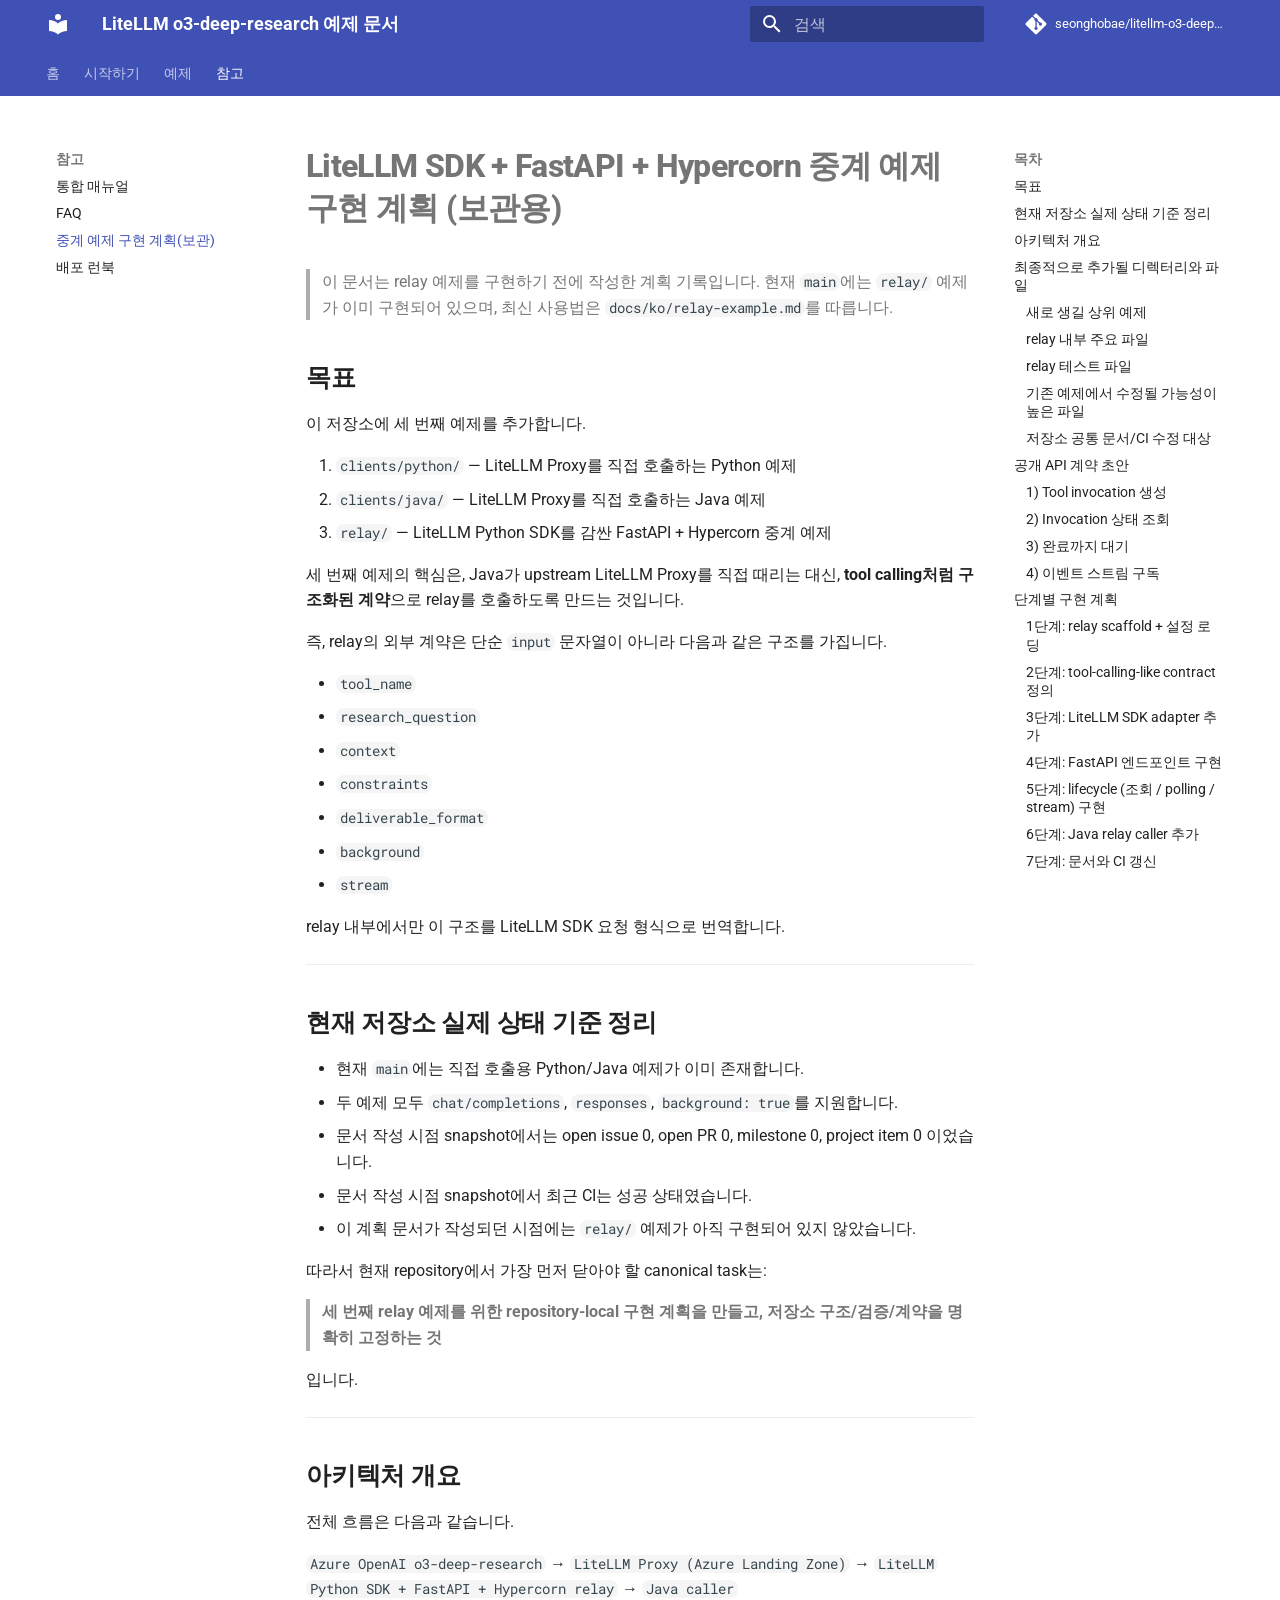
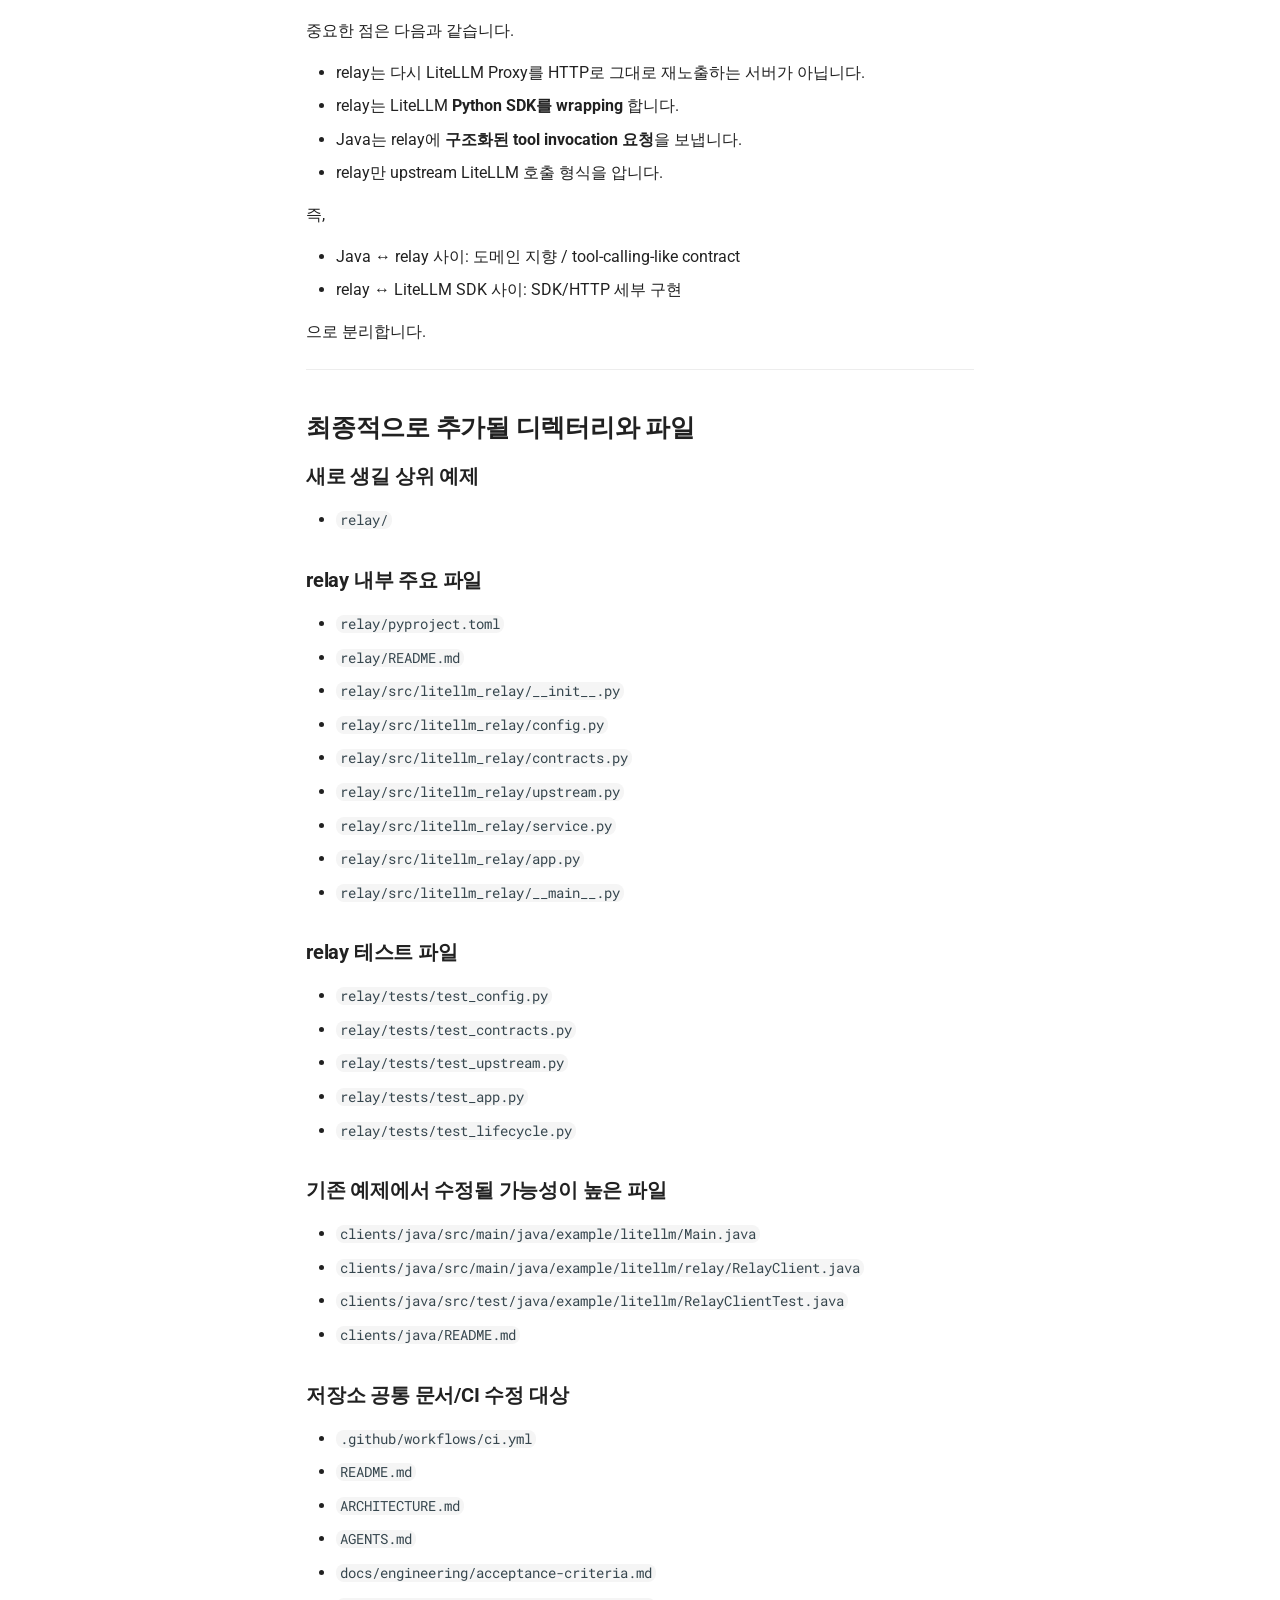
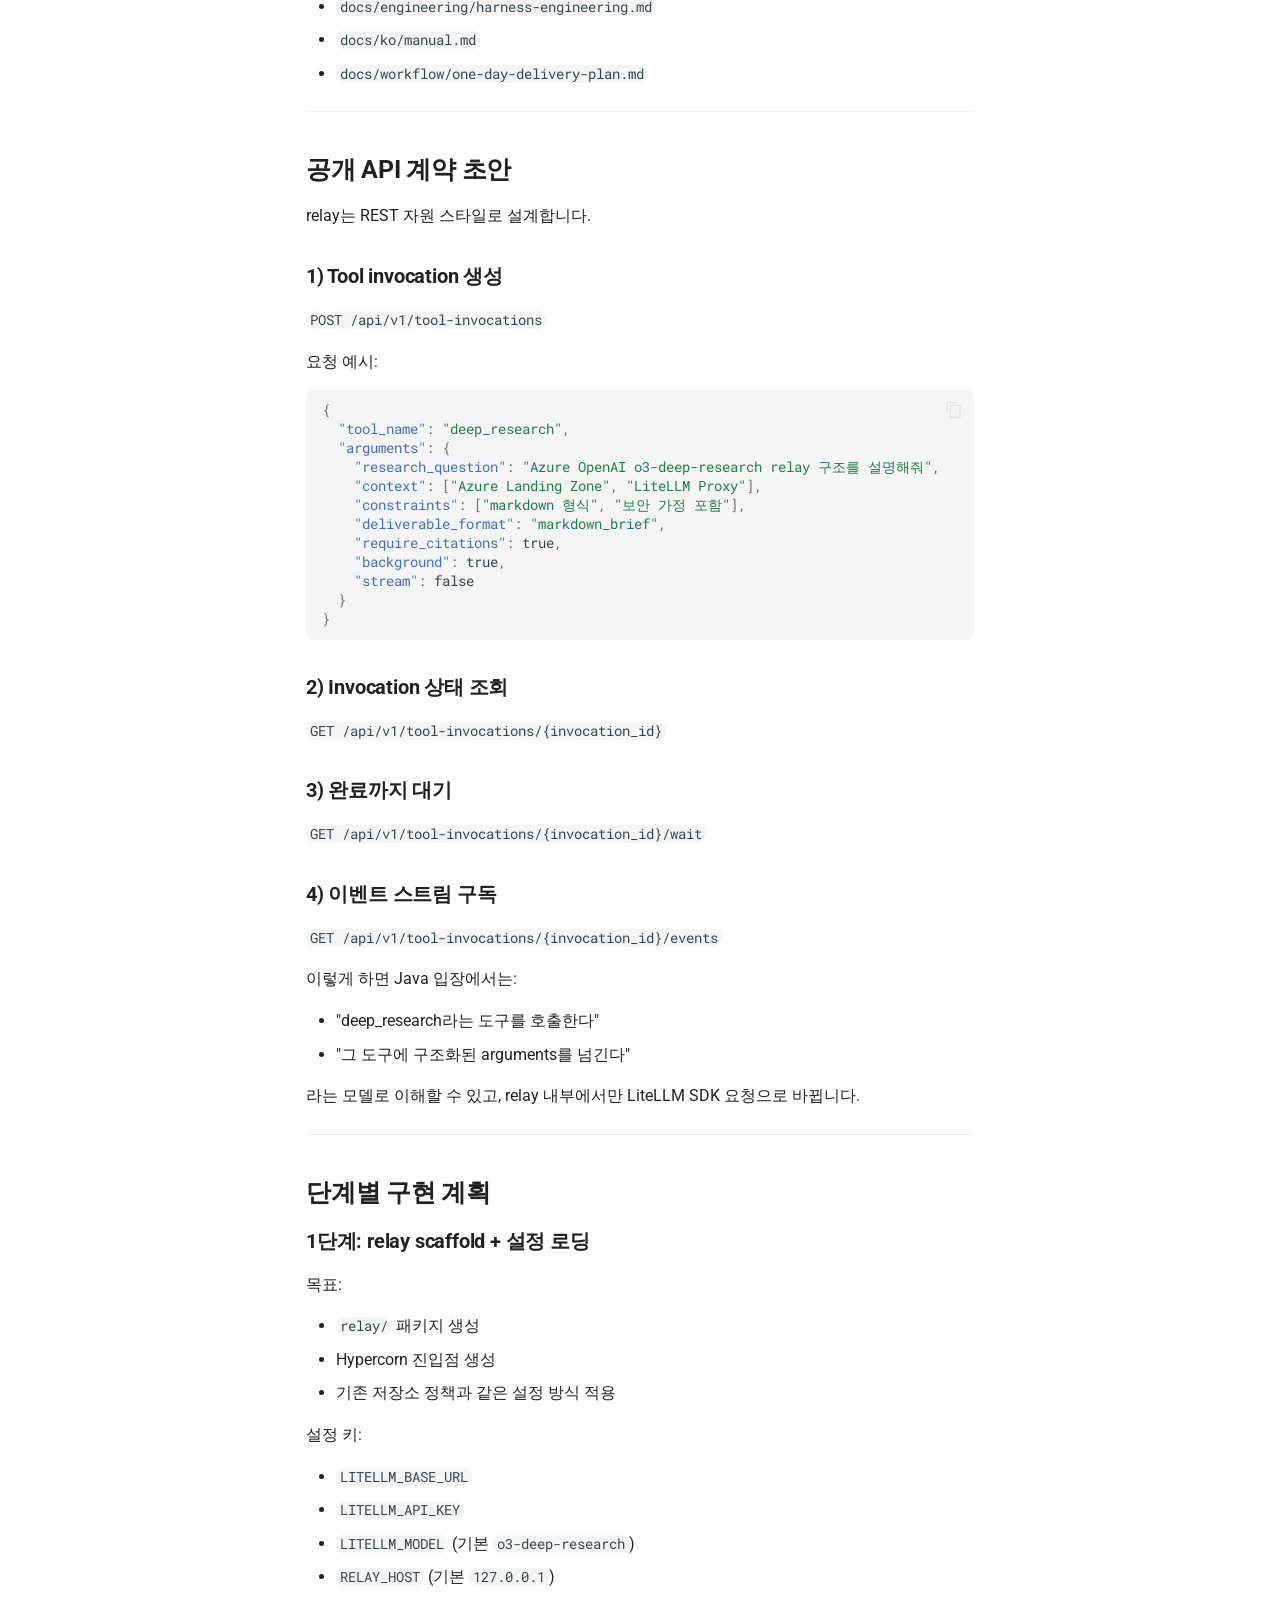
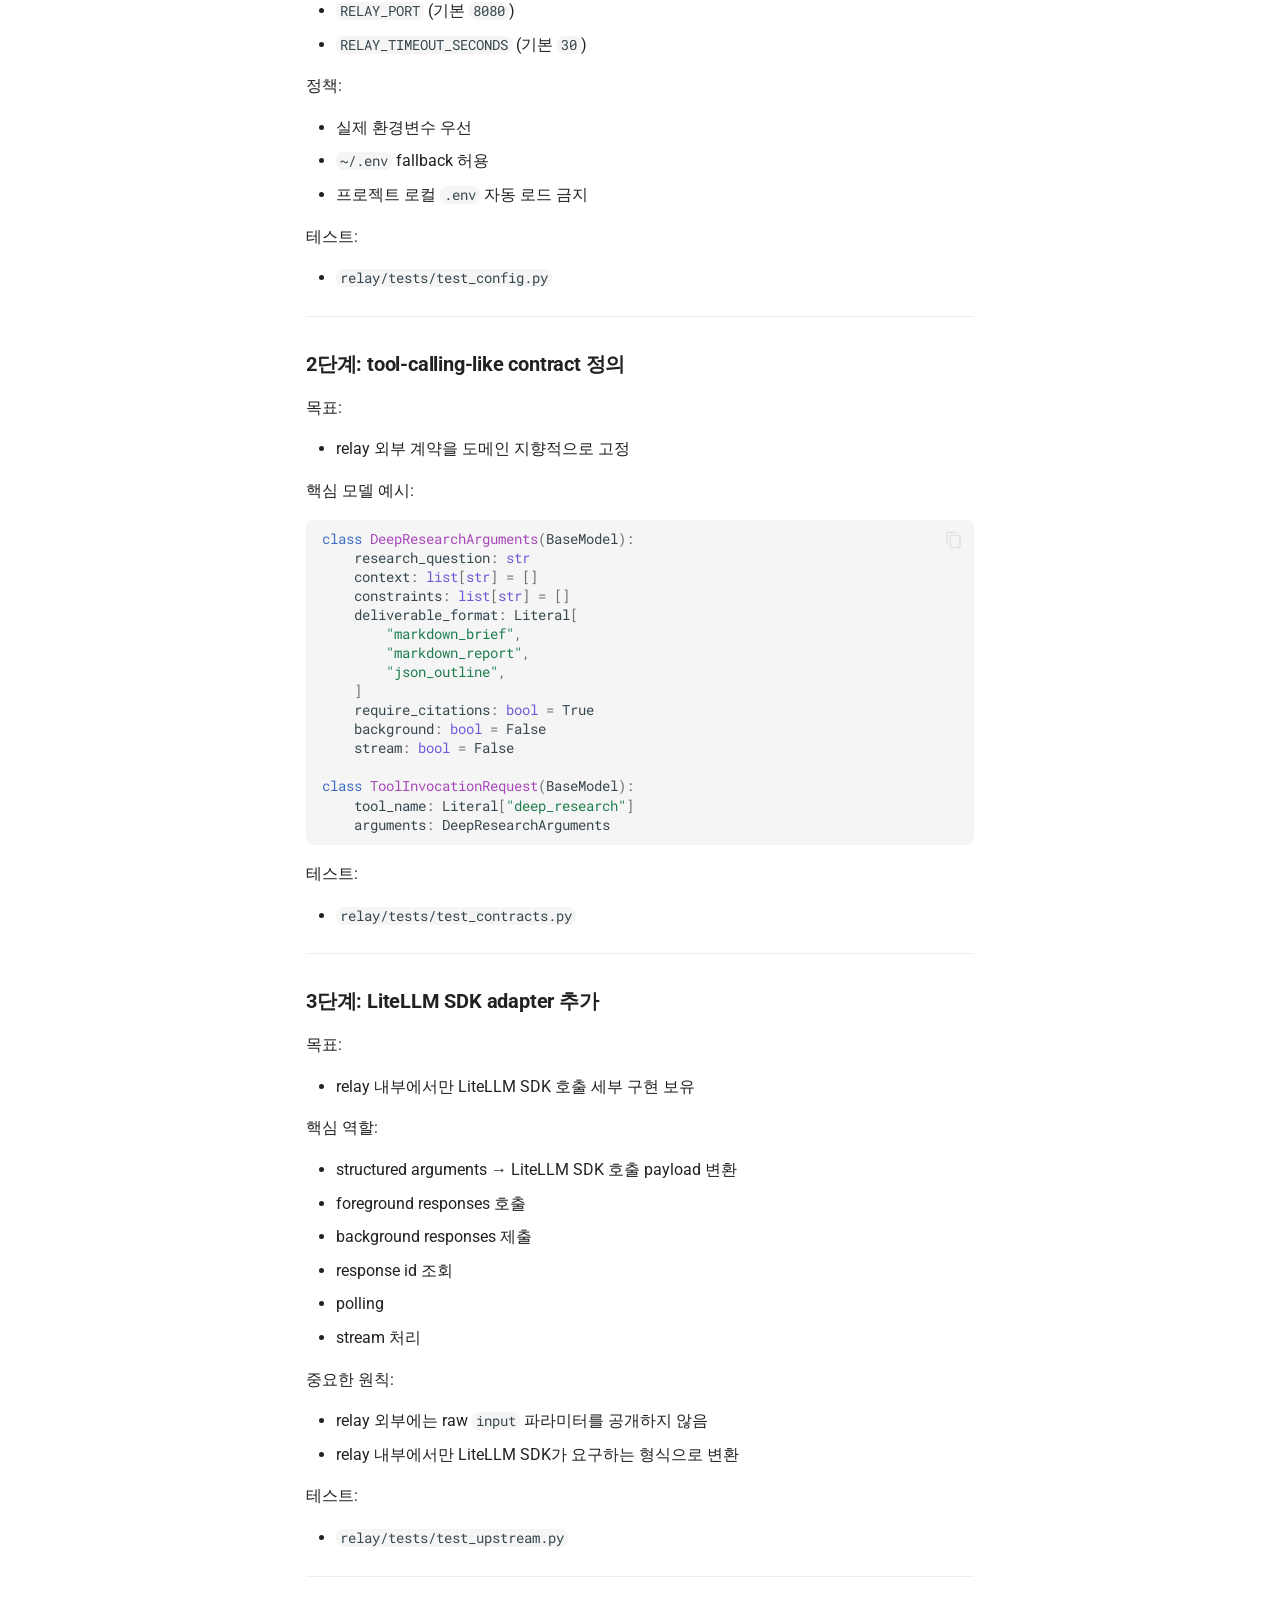
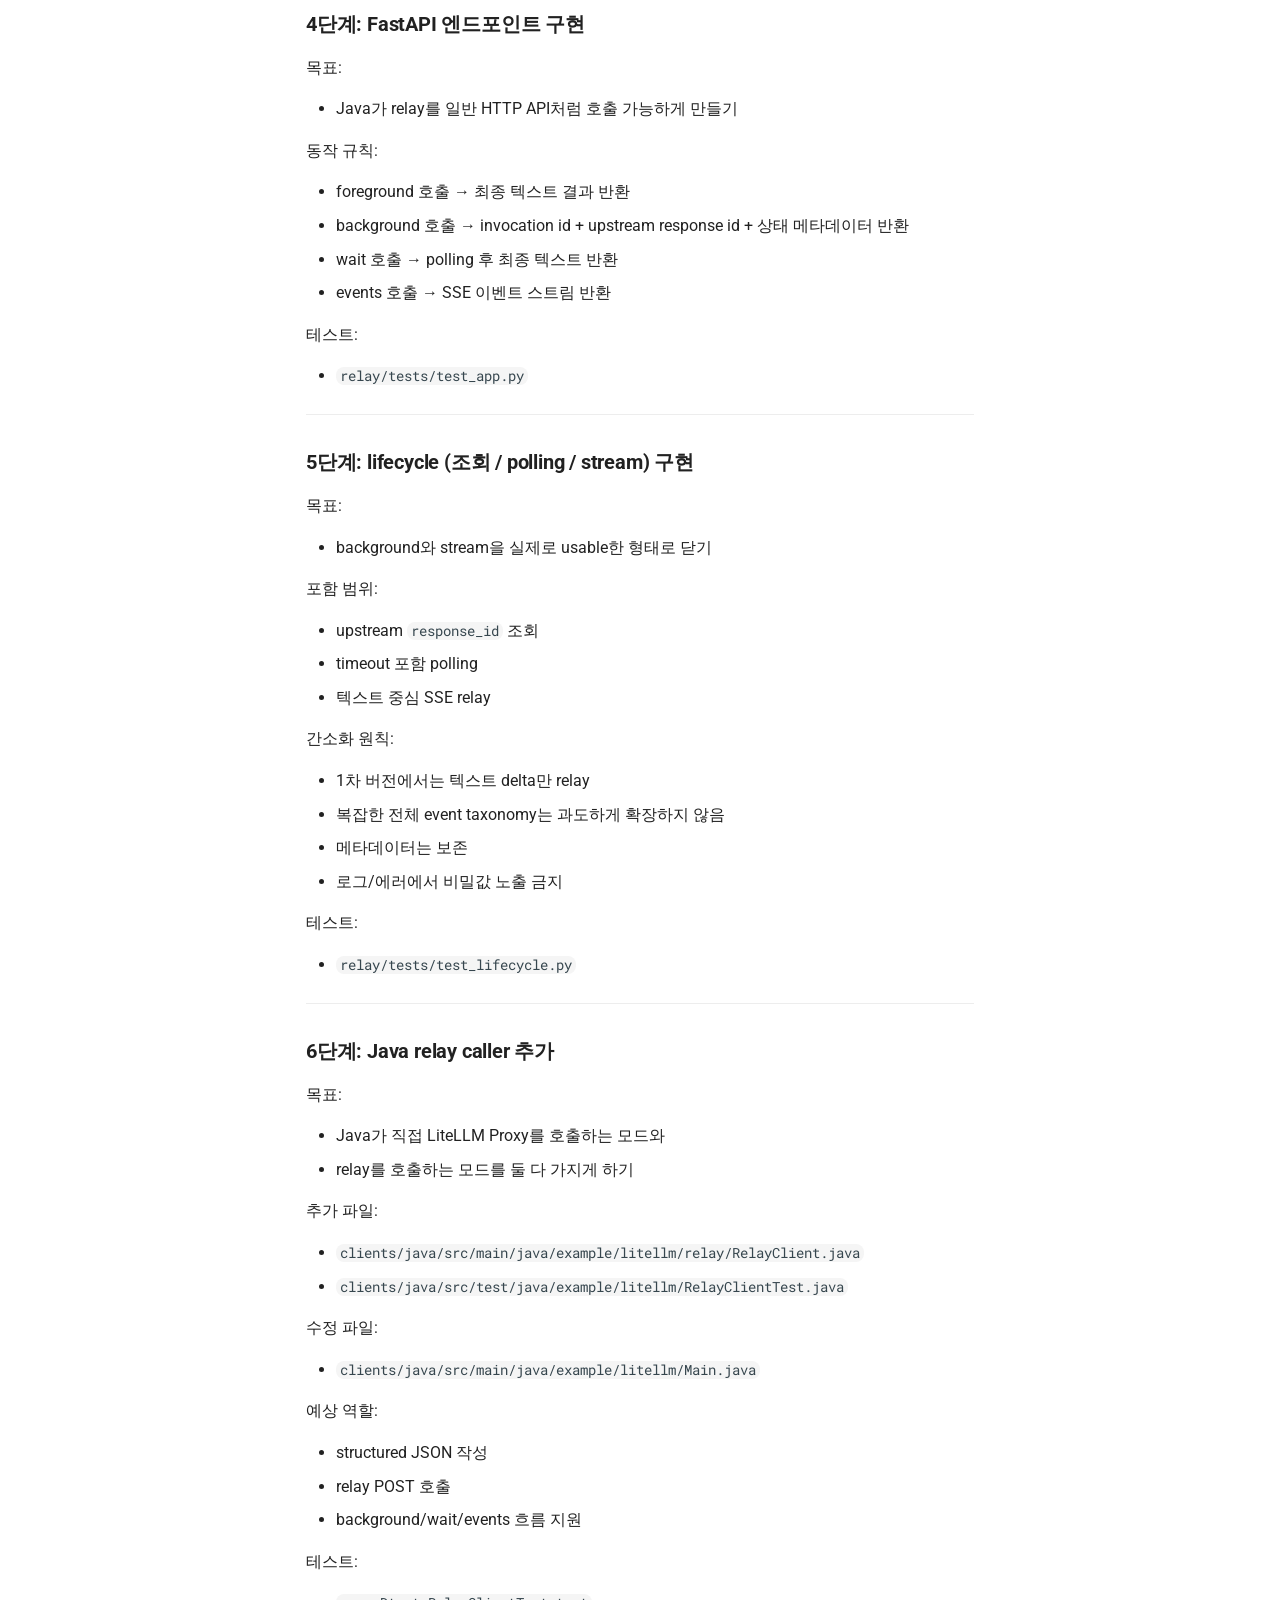
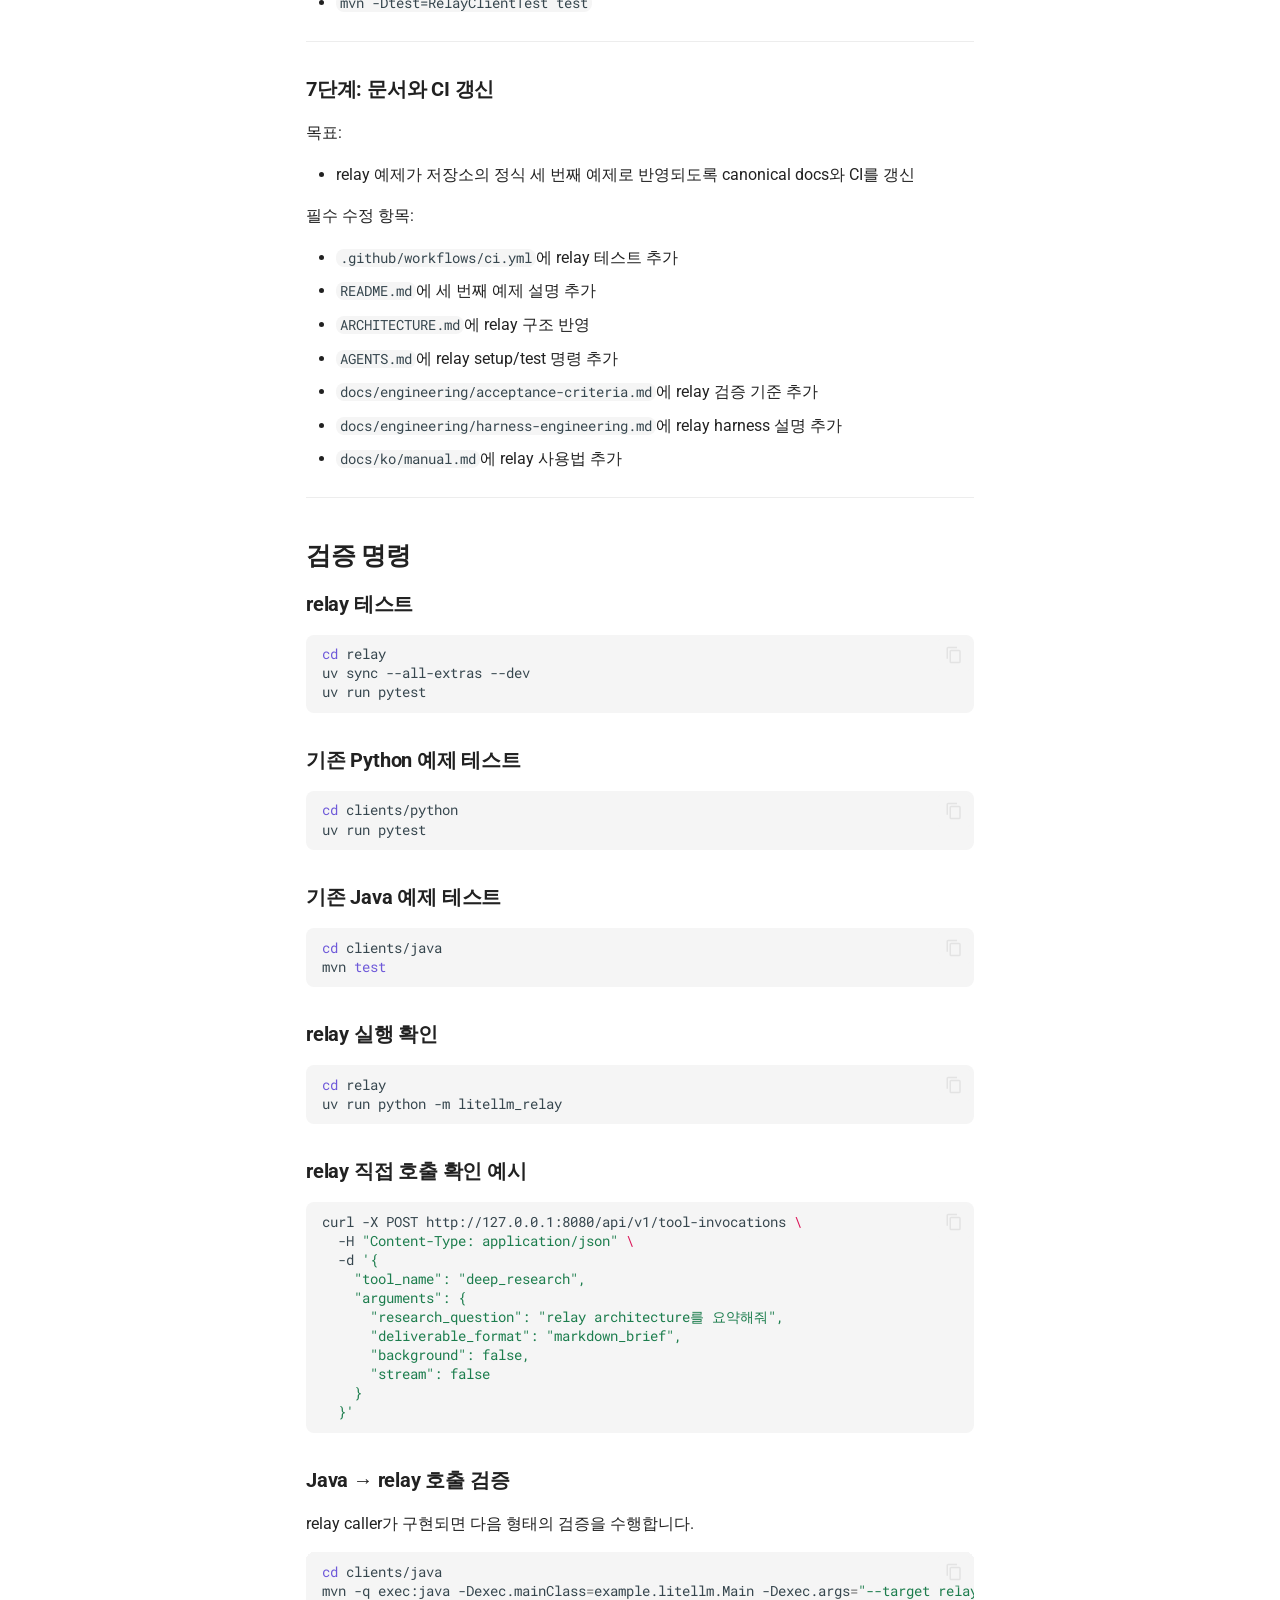
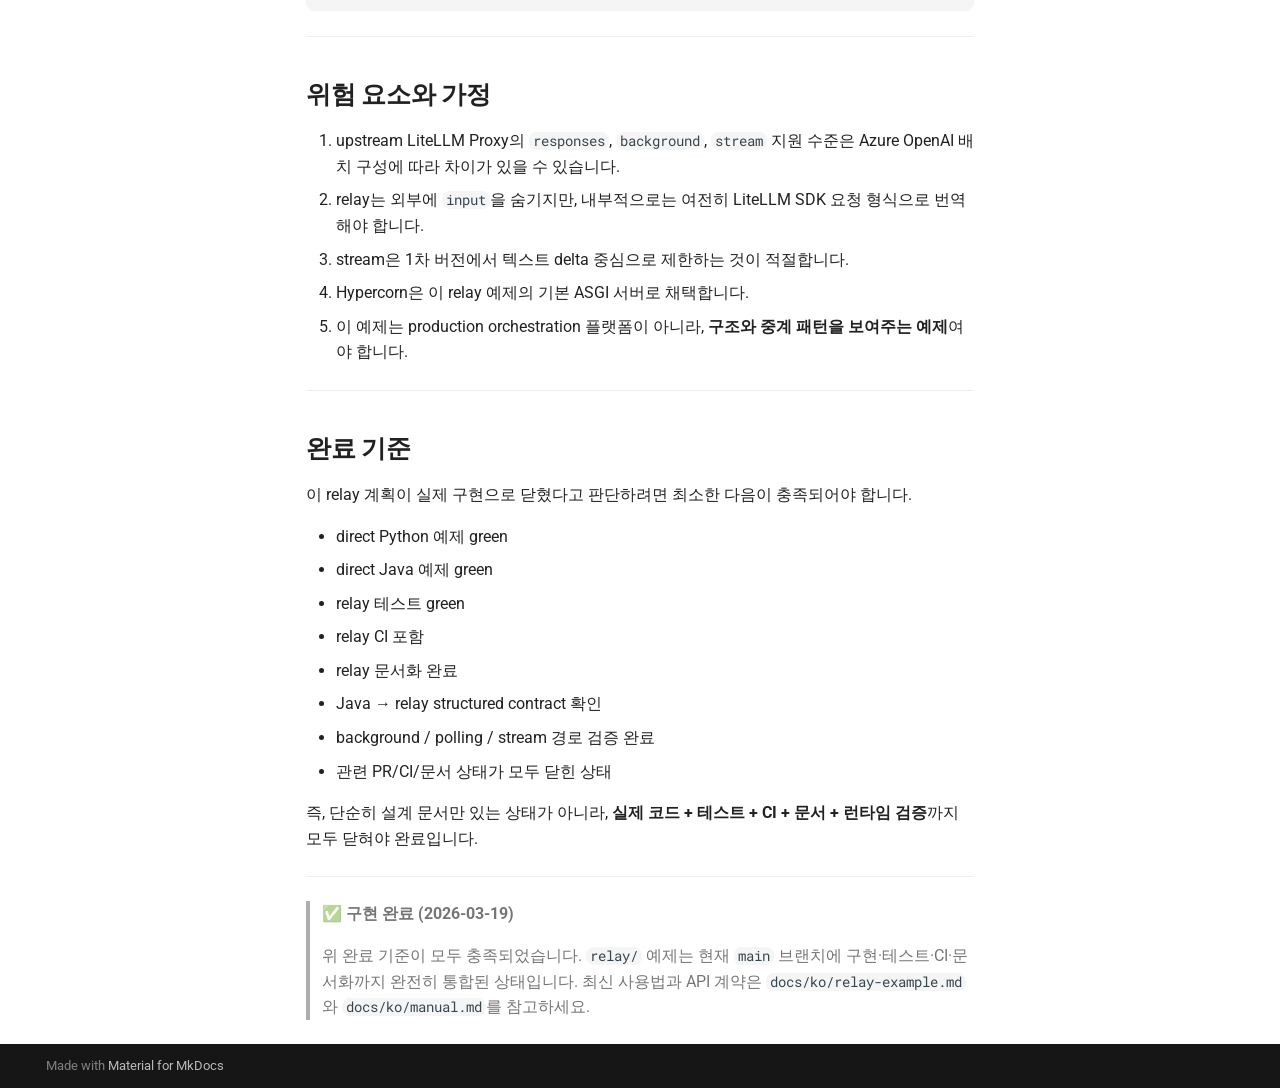
<file: ko/relay-toolcalling-plan/index.html>
<!doctype html>
<html lang="ko" class="no-js">
  <head>
    
      <meta charset="utf-8">
      <meta name="viewport" content="width=device-width,initial-scale=1">
      
        <meta name="description" content="LiteLLM Proxy, Python, Java, relay 예제를 위한 한국어 문서 사이트">
      
      
      
        <link rel="canonical" href="https://seonghobae.github.io/litellm-o3-deep-research-rest-examples/ko/relay-toolcalling-plan/">
      
      
        <link rel="prev" href="../faq/">
      
      
        <link rel="next" href="../../operations/deploy-runbook/">
      
      
        
      
      
      <link rel="icon" href="../../assets/images/favicon.png">
      <meta name="generator" content="mkdocs-1.6.1, mkdocs-material-9.7.5">
    
    
      
        <title>중계 예제 구현 계획(보관) - LiteLLM o3-deep-research 예제 문서</title>
      
    
    
      <link rel="stylesheet" href="../../assets/stylesheets/main.484c7ddc.min.css">
      
        
        <link rel="stylesheet" href="../../assets/stylesheets/palette.ab4e12ef.min.css">
      
      


    
    
      
    
    
      
        
        
        <link rel="preconnect" href="https://fonts.gstatic.com" crossorigin>
        <link rel="stylesheet" href="https://fonts.googleapis.com/css?family=Roboto:300,300i,400,400i,700,700i%7CRoboto+Mono:400,400i,700,700i&display=fallback">
        <style>:root{--md-text-font:"Roboto";--md-code-font:"Roboto Mono"}</style>
      
    
    
      <link rel="stylesheet" href="../../stylesheets/extra.css">
    
    <script>__md_scope=new URL("../..",location),__md_hash=e=>[...e].reduce(((e,_)=>(e<<5)-e+_.charCodeAt(0)),0),__md_get=(e,_=localStorage,t=__md_scope)=>JSON.parse(_.getItem(t.pathname+"."+e)),__md_set=(e,_,t=localStorage,a=__md_scope)=>{try{t.setItem(a.pathname+"."+e,JSON.stringify(_))}catch(e){}}</script>
    
      

    
    
  </head>
  
  
    
    
      
    
    
    
    
    <body dir="ltr" data-md-color-scheme="default" data-md-color-primary="indigo" data-md-color-accent="teal">
  
    
    <input class="md-toggle" data-md-toggle="drawer" type="checkbox" id="__drawer" autocomplete="off">
    <input class="md-toggle" data-md-toggle="search" type="checkbox" id="__search" autocomplete="off">
    <label class="md-overlay" for="__drawer"></label>
    <div data-md-component="skip">
      
        
        <a href="#litellm-sdk-fastapi-hypercorn" class="md-skip">
          콘텐츠로 이동
        </a>
      
    </div>
    <div data-md-component="announce">
      
    </div>
    
    
      

<header class="md-header" data-md-component="header">
  <nav class="md-header__inner md-grid" aria-label="상단/헤더">
    <a href="../.." title="LiteLLM o3-deep-research 예제 문서" class="md-header__button md-logo" aria-label="LiteLLM o3-deep-research 예제 문서" data-md-component="logo">
      
  
  <svg xmlns="http://www.w3.org/2000/svg" viewBox="0 0 24 24"><path d="M12 8a3 3 0 0 0 3-3 3 3 0 0 0-3-3 3 3 0 0 0-3 3 3 3 0 0 0 3 3m0 3.54C9.64 9.35 6.5 8 3 8v11c3.5 0 6.64 1.35 9 3.54 2.36-2.19 5.5-3.54 9-3.54V8c-3.5 0-6.64 1.35-9 3.54"/></svg>

    </a>
    <label class="md-header__button md-icon" for="__drawer">
      
      <svg xmlns="http://www.w3.org/2000/svg" viewBox="0 0 24 24"><path d="M3 6h18v2H3zm0 5h18v2H3zm0 5h18v2H3z"/></svg>
    </label>
    <div class="md-header__title" data-md-component="header-title">
      <div class="md-header__ellipsis">
        <div class="md-header__topic">
          <span class="md-ellipsis">
            LiteLLM o3-deep-research 예제 문서
          </span>
        </div>
        <div class="md-header__topic" data-md-component="header-topic">
          <span class="md-ellipsis">
            
              중계 예제 구현 계획(보관)
            
          </span>
        </div>
      </div>
    </div>
    
      
        <form class="md-header__option" data-md-component="palette">
  
    
    
    
    <input class="md-option" data-md-color-media="" data-md-color-scheme="default" data-md-color-primary="indigo" data-md-color-accent="teal"  aria-hidden="true"  type="radio" name="__palette" id="__palette_0">
    
  
</form>
      
    
    
      <script>var palette=__md_get("__palette");if(palette&&palette.color){if("(prefers-color-scheme)"===palette.color.media){var media=matchMedia("(prefers-color-scheme: light)"),input=document.querySelector(media.matches?"[data-md-color-media='(prefers-color-scheme: light)']":"[data-md-color-media='(prefers-color-scheme: dark)']");palette.color.media=input.getAttribute("data-md-color-media"),palette.color.scheme=input.getAttribute("data-md-color-scheme"),palette.color.primary=input.getAttribute("data-md-color-primary"),palette.color.accent=input.getAttribute("data-md-color-accent")}for(var[key,value]of Object.entries(palette.color))document.body.setAttribute("data-md-color-"+key,value)}</script>
    
    
    
      
      
        <label class="md-header__button md-icon" for="__search">
          
          <svg xmlns="http://www.w3.org/2000/svg" viewBox="0 0 24 24"><path d="M9.5 3A6.5 6.5 0 0 1 16 9.5c0 1.61-.59 3.09-1.56 4.23l.27.27h.79l5 5-1.5 1.5-5-5v-.79l-.27-.27A6.52 6.52 0 0 1 9.5 16 6.5 6.5 0 0 1 3 9.5 6.5 6.5 0 0 1 9.5 3m0 2C7 5 5 7 5 9.5S7 14 9.5 14 14 12 14 9.5 12 5 9.5 5"/></svg>
        </label>
        <div class="md-search" data-md-component="search" role="dialog">
  <label class="md-search__overlay" for="__search"></label>
  <div class="md-search__inner" role="search">
    <form class="md-search__form" name="search">
      <input type="text" class="md-search__input" name="query" aria-label="검색" placeholder="검색" autocapitalize="off" autocorrect="off" autocomplete="off" spellcheck="false" data-md-component="search-query" required>
      <label class="md-search__icon md-icon" for="__search">
        
        <svg xmlns="http://www.w3.org/2000/svg" viewBox="0 0 24 24"><path d="M9.5 3A6.5 6.5 0 0 1 16 9.5c0 1.61-.59 3.09-1.56 4.23l.27.27h.79l5 5-1.5 1.5-5-5v-.79l-.27-.27A6.52 6.52 0 0 1 9.5 16 6.5 6.5 0 0 1 3 9.5 6.5 6.5 0 0 1 9.5 3m0 2C7 5 5 7 5 9.5S7 14 9.5 14 14 12 14 9.5 12 5 9.5 5"/></svg>
        
        <svg xmlns="http://www.w3.org/2000/svg" viewBox="0 0 24 24"><path d="M20 11v2H8l5.5 5.5-1.42 1.42L4.16 12l7.92-7.92L13.5 5.5 8 11z"/></svg>
      </label>
      <nav class="md-search__options" aria-label="검색">
        
        <button type="reset" class="md-search__icon md-icon" title="지우기" aria-label="지우기" tabindex="-1">
          
          <svg xmlns="http://www.w3.org/2000/svg" viewBox="0 0 24 24"><path d="M19 6.41 17.59 5 12 10.59 6.41 5 5 6.41 10.59 12 5 17.59 6.41 19 12 13.41 17.59 19 19 17.59 13.41 12z"/></svg>
        </button>
      </nav>
      
        <div class="md-search__suggest" data-md-component="search-suggest"></div>
      
    </form>
    <div class="md-search__output">
      <div class="md-search__scrollwrap" tabindex="0" data-md-scrollfix>
        <div class="md-search-result" data-md-component="search-result">
          <div class="md-search-result__meta">
            검색 초기화
          </div>
          <ol class="md-search-result__list" role="presentation"></ol>
        </div>
      </div>
    </div>
  </div>
</div>
      
    
    
      <div class="md-header__source">
        <a href="https://github.com/seonghobae/litellm-o3-deep-research-rest-examples" title="저장소로 이동" class="md-source" data-md-component="source">
  <div class="md-source__icon md-icon">
    
    <svg xmlns="http://www.w3.org/2000/svg" viewBox="0 0 448 512"><!--! Font Awesome Free 7.1.0 by @fontawesome - https://fontawesome.com License - https://fontawesome.com/license/free (Icons: CC BY 4.0, Fonts: SIL OFL 1.1, Code: MIT License) Copyright 2025 Fonticons, Inc.--><path d="M439.6 236.1 244 40.5c-5.4-5.5-12.8-8.5-20.4-8.5s-15 3-20.4 8.4L162.5 81l51.5 51.5c27.1-9.1 52.7 16.8 43.4 43.7l49.7 49.7c34.2-11.8 61.2 31 35.5 56.7-26.5 26.5-70.2-2.9-56-37.3L240.3 199v121.9c25.3 12.5 22.3 41.8 9.1 55-6.4 6.4-15.2 10.1-24.3 10.1s-17.8-3.6-24.3-10.1c-17.6-17.6-11.1-46.9 11.2-56v-123c-20.8-8.5-24.6-30.7-18.6-45L142.6 101 8.5 235.1C3 240.6 0 247.9 0 255.5s3 15 8.5 20.4l195.6 195.7c5.4 5.4 12.7 8.4 20.4 8.4s15-3 20.4-8.4l194.7-194.7c5.4-5.4 8.4-12.8 8.4-20.4s-3-15-8.4-20.4"/></svg>
  </div>
  <div class="md-source__repository">
    seonghobae/litellm-o3-deep-research-rest-examples
  </div>
</a>
      </div>
    
  </nav>
  
</header>
    
    <div class="md-container" data-md-component="container">
      
      
        
          
            
<nav class="md-tabs" aria-label="탭" data-md-component="tabs">
  <div class="md-grid">
    <ul class="md-tabs__list">
      
        
  
  
  
  
    <li class="md-tabs__item">
      <a href="../.." class="md-tabs__link">
        
  
  
    
  
  홈

      </a>
    </li>
  

      
        
  
  
  
  
    <li class="md-tabs__item">
      <a href="../quickstart/" class="md-tabs__link">
        
  
  
    
  
  시작하기

      </a>
    </li>
  

      
        
  
  
  
  
    
    
      <li class="md-tabs__item">
        <a href="../python-example/" class="md-tabs__link">
          
  
  
  예제

        </a>
      </li>
    
  

      
        
  
  
  
    
  
  
    
    
      <li class="md-tabs__item md-tabs__item--active">
        <a href="../manual/" class="md-tabs__link">
          
  
  
  참고

        </a>
      </li>
    
  

      
    </ul>
  </div>
</nav>
          
        
      
      <main class="md-main" data-md-component="main">
        <div class="md-main__inner md-grid">
          
            
              
              <div class="md-sidebar md-sidebar--primary" data-md-component="sidebar" data-md-type="navigation" >
                <div class="md-sidebar__scrollwrap">
                  <div class="md-sidebar__inner">
                    


  


<nav class="md-nav md-nav--primary md-nav--lifted" aria-label="네비게이션" data-md-level="0">
  <label class="md-nav__title" for="__drawer">
    <a href="../.." title="LiteLLM o3-deep-research 예제 문서" class="md-nav__button md-logo" aria-label="LiteLLM o3-deep-research 예제 문서" data-md-component="logo">
      
  
  <svg xmlns="http://www.w3.org/2000/svg" viewBox="0 0 24 24"><path d="M12 8a3 3 0 0 0 3-3 3 3 0 0 0-3-3 3 3 0 0 0-3 3 3 3 0 0 0 3 3m0 3.54C9.64 9.35 6.5 8 3 8v11c3.5 0 6.64 1.35 9 3.54 2.36-2.19 5.5-3.54 9-3.54V8c-3.5 0-6.64 1.35-9 3.54"/></svg>

    </a>
    LiteLLM o3-deep-research 예제 문서
  </label>
  
    <div class="md-nav__source">
      <a href="https://github.com/seonghobae/litellm-o3-deep-research-rest-examples" title="저장소로 이동" class="md-source" data-md-component="source">
  <div class="md-source__icon md-icon">
    
    <svg xmlns="http://www.w3.org/2000/svg" viewBox="0 0 448 512"><!--! Font Awesome Free 7.1.0 by @fontawesome - https://fontawesome.com License - https://fontawesome.com/license/free (Icons: CC BY 4.0, Fonts: SIL OFL 1.1, Code: MIT License) Copyright 2025 Fonticons, Inc.--><path d="M439.6 236.1 244 40.5c-5.4-5.5-12.8-8.5-20.4-8.5s-15 3-20.4 8.4L162.5 81l51.5 51.5c27.1-9.1 52.7 16.8 43.4 43.7l49.7 49.7c34.2-11.8 61.2 31 35.5 56.7-26.5 26.5-70.2-2.9-56-37.3L240.3 199v121.9c25.3 12.5 22.3 41.8 9.1 55-6.4 6.4-15.2 10.1-24.3 10.1s-17.8-3.6-24.3-10.1c-17.6-17.6-11.1-46.9 11.2-56v-123c-20.8-8.5-24.6-30.7-18.6-45L142.6 101 8.5 235.1C3 240.6 0 247.9 0 255.5s3 15 8.5 20.4l195.6 195.7c5.4 5.4 12.7 8.4 20.4 8.4s15-3 20.4-8.4l194.7-194.7c5.4-5.4 8.4-12.8 8.4-20.4s-3-15-8.4-20.4"/></svg>
  </div>
  <div class="md-source__repository">
    seonghobae/litellm-o3-deep-research-rest-examples
  </div>
</a>
    </div>
  
  <ul class="md-nav__list" data-md-scrollfix>
    
      
      
  
  
  
  
    <li class="md-nav__item">
      <a href="../.." class="md-nav__link">
        
  
  
  <span class="md-ellipsis">
    
  
    홈
  

    
  </span>
  
  

      </a>
    </li>
  

    
      
      
  
  
  
  
    <li class="md-nav__item">
      <a href="../quickstart/" class="md-nav__link">
        
  
  
  <span class="md-ellipsis">
    
  
    시작하기
  

    
  </span>
  
  

      </a>
    </li>
  

    
      
      
  
  
  
  
    
    
    
    
      
      
        
      
    
    
    <li class="md-nav__item md-nav__item--nested">
      
        
        
        <input class="md-nav__toggle md-toggle " type="checkbox" id="__nav_3" >
        
          
          <label class="md-nav__link" for="__nav_3" id="__nav_3_label" tabindex="0">
            
  
  
  <span class="md-ellipsis">
    
  
    예제
  

    
  </span>
  
  

            <span class="md-nav__icon md-icon"></span>
          </label>
        
        <nav class="md-nav" data-md-level="1" aria-labelledby="__nav_3_label" aria-expanded="false">
          <label class="md-nav__title" for="__nav_3">
            <span class="md-nav__icon md-icon"></span>
            
  
    예제
  

          </label>
          <ul class="md-nav__list" data-md-scrollfix>
            
              
                
  
  
  
  
    <li class="md-nav__item">
      <a href="../python-example/" class="md-nav__link">
        
  
  
  <span class="md-ellipsis">
    
  
    Python 직접 호출
  

    
  </span>
  
  

      </a>
    </li>
  

              
            
              
                
  
  
  
  
    <li class="md-nav__item">
      <a href="../java-example/" class="md-nav__link">
        
  
  
  <span class="md-ellipsis">
    
  
    Java 직접 호출
  

    
  </span>
  
  

      </a>
    </li>
  

              
            
              
                
  
  
  
  
    <li class="md-nav__item">
      <a href="../relay-example/" class="md-nav__link">
        
  
  
  <span class="md-ellipsis">
    
  
    Relay 중계 예제
  

    
  </span>
  
  

      </a>
    </li>
  

              
            
              
                
  
  
  
  
    <li class="md-nav__item">
      <a href="../responses-guide/" class="md-nav__link">
        
  
  
  <span class="md-ellipsis">
    
  
    Responses / Background / Relay 스트리밍
  

    
  </span>
  
  

      </a>
    </li>
  

              
            
              
                
  
  
  
  
    <li class="md-nav__item">
      <a href="../auto-toolcalling/" class="md-nav__link">
        
  
  
  <span class="md-ellipsis">
    
  
    자동 Tool Calling
  

    
  </span>
  
  

      </a>
    </li>
  

              
            
          </ul>
        </nav>
      
    </li>
  

    
      
      
  
  
    
  
  
  
    
    
    
    
      
        
        
      
      
        
      
    
    
    <li class="md-nav__item md-nav__item--active md-nav__item--section md-nav__item--nested">
      
        
        
        <input class="md-nav__toggle md-toggle " type="checkbox" id="__nav_4" checked>
        
          
          <label class="md-nav__link" for="__nav_4" id="__nav_4_label" tabindex="">
            
  
  
  <span class="md-ellipsis">
    
  
    참고
  

    
  </span>
  
  

            <span class="md-nav__icon md-icon"></span>
          </label>
        
        <nav class="md-nav" data-md-level="1" aria-labelledby="__nav_4_label" aria-expanded="true">
          <label class="md-nav__title" for="__nav_4">
            <span class="md-nav__icon md-icon"></span>
            
  
    참고
  

          </label>
          <ul class="md-nav__list" data-md-scrollfix>
            
              
                
  
  
  
  
    <li class="md-nav__item">
      <a href="../manual/" class="md-nav__link">
        
  
  
  <span class="md-ellipsis">
    
  
    통합 매뉴얼
  

    
  </span>
  
  

      </a>
    </li>
  

              
            
              
                
  
  
  
  
    <li class="md-nav__item">
      <a href="../faq/" class="md-nav__link">
        
  
  
  <span class="md-ellipsis">
    
  
    FAQ
  

    
  </span>
  
  

      </a>
    </li>
  

              
            
              
                
  
  
    
  
  
  
    <li class="md-nav__item md-nav__item--active">
      
      <input class="md-nav__toggle md-toggle" type="checkbox" id="__toc">
      
      
        
      
      
        <label class="md-nav__link md-nav__link--active" for="__toc">
          
  
  
  <span class="md-ellipsis">
    
  
    중계 예제 구현 계획(보관)
  

    
  </span>
  
  

          <span class="md-nav__icon md-icon"></span>
        </label>
      
      <a href="./" class="md-nav__link md-nav__link--active">
        
  
  
  <span class="md-ellipsis">
    
  
    중계 예제 구현 계획(보관)
  

    
  </span>
  
  

      </a>
      
        

<nav class="md-nav md-nav--secondary" aria-label="목차">
  
  
  
    
  
  
    <label class="md-nav__title" for="__toc">
      <span class="md-nav__icon md-icon"></span>
      목차
    </label>
    <ul class="md-nav__list" data-md-component="toc" data-md-scrollfix>
      
        <li class="md-nav__item">
  <a href="#_1" class="md-nav__link">
    <span class="md-ellipsis">
      
        목표
      
    </span>
  </a>
  
</li>
      
        <li class="md-nav__item">
  <a href="#_2" class="md-nav__link">
    <span class="md-ellipsis">
      
        현재 저장소 실제 상태 기준 정리
      
    </span>
  </a>
  
</li>
      
        <li class="md-nav__item">
  <a href="#_3" class="md-nav__link">
    <span class="md-ellipsis">
      
        아키텍처 개요
      
    </span>
  </a>
  
</li>
      
        <li class="md-nav__item">
  <a href="#_4" class="md-nav__link">
    <span class="md-ellipsis">
      
        최종적으로 추가될 디렉터리와 파일
      
    </span>
  </a>
  
    <nav class="md-nav" aria-label="최종적으로 추가될 디렉터리와 파일">
      <ul class="md-nav__list">
        
          <li class="md-nav__item">
  <a href="#_5" class="md-nav__link">
    <span class="md-ellipsis">
      
        새로 생길 상위 예제
      
    </span>
  </a>
  
</li>
        
          <li class="md-nav__item">
  <a href="#relay" class="md-nav__link">
    <span class="md-ellipsis">
      
        relay 내부 주요 파일
      
    </span>
  </a>
  
</li>
        
          <li class="md-nav__item">
  <a href="#relay_1" class="md-nav__link">
    <span class="md-ellipsis">
      
        relay 테스트 파일
      
    </span>
  </a>
  
</li>
        
          <li class="md-nav__item">
  <a href="#_6" class="md-nav__link">
    <span class="md-ellipsis">
      
        기존 예제에서 수정될 가능성이 높은 파일
      
    </span>
  </a>
  
</li>
        
          <li class="md-nav__item">
  <a href="#ci" class="md-nav__link">
    <span class="md-ellipsis">
      
        저장소 공통 문서/CI 수정 대상
      
    </span>
  </a>
  
</li>
        
      </ul>
    </nav>
  
</li>
      
        <li class="md-nav__item">
  <a href="#api" class="md-nav__link">
    <span class="md-ellipsis">
      
        공개 API 계약 초안
      
    </span>
  </a>
  
    <nav class="md-nav" aria-label="공개 API 계약 초안">
      <ul class="md-nav__list">
        
          <li class="md-nav__item">
  <a href="#1-tool-invocation" class="md-nav__link">
    <span class="md-ellipsis">
      
        1) Tool invocation 생성
      
    </span>
  </a>
  
</li>
        
          <li class="md-nav__item">
  <a href="#2-invocation" class="md-nav__link">
    <span class="md-ellipsis">
      
        2) Invocation 상태 조회
      
    </span>
  </a>
  
</li>
        
          <li class="md-nav__item">
  <a href="#3" class="md-nav__link">
    <span class="md-ellipsis">
      
        3) 완료까지 대기
      
    </span>
  </a>
  
</li>
        
          <li class="md-nav__item">
  <a href="#4" class="md-nav__link">
    <span class="md-ellipsis">
      
        4) 이벤트 스트림 구독
      
    </span>
  </a>
  
</li>
        
      </ul>
    </nav>
  
</li>
      
        <li class="md-nav__item">
  <a href="#_7" class="md-nav__link">
    <span class="md-ellipsis">
      
        단계별 구현 계획
      
    </span>
  </a>
  
    <nav class="md-nav" aria-label="단계별 구현 계획">
      <ul class="md-nav__list">
        
          <li class="md-nav__item">
  <a href="#1-relay-scaffold" class="md-nav__link">
    <span class="md-ellipsis">
      
        1단계: relay scaffold + 설정 로딩
      
    </span>
  </a>
  
</li>
        
          <li class="md-nav__item">
  <a href="#2-tool-calling-like-contract" class="md-nav__link">
    <span class="md-ellipsis">
      
        2단계: tool-calling-like contract 정의
      
    </span>
  </a>
  
</li>
        
          <li class="md-nav__item">
  <a href="#3-litellm-sdk-adapter" class="md-nav__link">
    <span class="md-ellipsis">
      
        3단계: LiteLLM SDK adapter 추가
      
    </span>
  </a>
  
</li>
        
          <li class="md-nav__item">
  <a href="#4-fastapi" class="md-nav__link">
    <span class="md-ellipsis">
      
        4단계: FastAPI 엔드포인트 구현
      
    </span>
  </a>
  
</li>
        
          <li class="md-nav__item">
  <a href="#5-lifecycle-polling-stream" class="md-nav__link">
    <span class="md-ellipsis">
      
        5단계: lifecycle (조회 / polling / stream) 구현
      
    </span>
  </a>
  
</li>
        
          <li class="md-nav__item">
  <a href="#6-java-relay-caller" class="md-nav__link">
    <span class="md-ellipsis">
      
        6단계: Java relay caller 추가
      
    </span>
  </a>
  
</li>
        
          <li class="md-nav__item">
  <a href="#7-ci" class="md-nav__link">
    <span class="md-ellipsis">
      
        7단계: 문서와 CI 갱신
      
    </span>
  </a>
  
</li>
        
      </ul>
    </nav>
  
</li>
      
        <li class="md-nav__item">
  <a href="#_8" class="md-nav__link">
    <span class="md-ellipsis">
      
        검증 명령
      
    </span>
  </a>
  
    <nav class="md-nav" aria-label="검증 명령">
      <ul class="md-nav__list">
        
          <li class="md-nav__item">
  <a href="#relay_2" class="md-nav__link">
    <span class="md-ellipsis">
      
        relay 테스트
      
    </span>
  </a>
  
</li>
        
          <li class="md-nav__item">
  <a href="#python" class="md-nav__link">
    <span class="md-ellipsis">
      
        기존 Python 예제 테스트
      
    </span>
  </a>
  
</li>
        
          <li class="md-nav__item">
  <a href="#java" class="md-nav__link">
    <span class="md-ellipsis">
      
        기존 Java 예제 테스트
      
    </span>
  </a>
  
</li>
        
          <li class="md-nav__item">
  <a href="#relay_3" class="md-nav__link">
    <span class="md-ellipsis">
      
        relay 실행 확인
      
    </span>
  </a>
  
</li>
        
          <li class="md-nav__item">
  <a href="#relay_4" class="md-nav__link">
    <span class="md-ellipsis">
      
        relay 직접 호출 확인 예시
      
    </span>
  </a>
  
</li>
        
          <li class="md-nav__item">
  <a href="#java-relay" class="md-nav__link">
    <span class="md-ellipsis">
      
        Java → relay 호출 검증
      
    </span>
  </a>
  
</li>
        
      </ul>
    </nav>
  
</li>
      
        <li class="md-nav__item">
  <a href="#_9" class="md-nav__link">
    <span class="md-ellipsis">
      
        위험 요소와 가정
      
    </span>
  </a>
  
</li>
      
        <li class="md-nav__item">
  <a href="#_10" class="md-nav__link">
    <span class="md-ellipsis">
      
        완료 기준
      
    </span>
  </a>
  
</li>
      
    </ul>
  
</nav>
      
    </li>
  

              
            
              
                
  
  
  
  
    <li class="md-nav__item">
      <a href="../../operations/deploy-runbook/" class="md-nav__link">
        
  
  
  <span class="md-ellipsis">
    
  
    배포 런북
  

    
  </span>
  
  

      </a>
    </li>
  

              
            
          </ul>
        </nav>
      
    </li>
  

    
  </ul>
</nav>
                  </div>
                </div>
              </div>
            
            
              
              <div class="md-sidebar md-sidebar--secondary" data-md-component="sidebar" data-md-type="toc" >
                <div class="md-sidebar__scrollwrap">
                  <div class="md-sidebar__inner">
                    

<nav class="md-nav md-nav--secondary" aria-label="목차">
  
  
  
    
  
  
    <label class="md-nav__title" for="__toc">
      <span class="md-nav__icon md-icon"></span>
      목차
    </label>
    <ul class="md-nav__list" data-md-component="toc" data-md-scrollfix>
      
        <li class="md-nav__item">
  <a href="#_1" class="md-nav__link">
    <span class="md-ellipsis">
      
        목표
      
    </span>
  </a>
  
</li>
      
        <li class="md-nav__item">
  <a href="#_2" class="md-nav__link">
    <span class="md-ellipsis">
      
        현재 저장소 실제 상태 기준 정리
      
    </span>
  </a>
  
</li>
      
        <li class="md-nav__item">
  <a href="#_3" class="md-nav__link">
    <span class="md-ellipsis">
      
        아키텍처 개요
      
    </span>
  </a>
  
</li>
      
        <li class="md-nav__item">
  <a href="#_4" class="md-nav__link">
    <span class="md-ellipsis">
      
        최종적으로 추가될 디렉터리와 파일
      
    </span>
  </a>
  
    <nav class="md-nav" aria-label="최종적으로 추가될 디렉터리와 파일">
      <ul class="md-nav__list">
        
          <li class="md-nav__item">
  <a href="#_5" class="md-nav__link">
    <span class="md-ellipsis">
      
        새로 생길 상위 예제
      
    </span>
  </a>
  
</li>
        
          <li class="md-nav__item">
  <a href="#relay" class="md-nav__link">
    <span class="md-ellipsis">
      
        relay 내부 주요 파일
      
    </span>
  </a>
  
</li>
        
          <li class="md-nav__item">
  <a href="#relay_1" class="md-nav__link">
    <span class="md-ellipsis">
      
        relay 테스트 파일
      
    </span>
  </a>
  
</li>
        
          <li class="md-nav__item">
  <a href="#_6" class="md-nav__link">
    <span class="md-ellipsis">
      
        기존 예제에서 수정될 가능성이 높은 파일
      
    </span>
  </a>
  
</li>
        
          <li class="md-nav__item">
  <a href="#ci" class="md-nav__link">
    <span class="md-ellipsis">
      
        저장소 공통 문서/CI 수정 대상
      
    </span>
  </a>
  
</li>
        
      </ul>
    </nav>
  
</li>
      
        <li class="md-nav__item">
  <a href="#api" class="md-nav__link">
    <span class="md-ellipsis">
      
        공개 API 계약 초안
      
    </span>
  </a>
  
    <nav class="md-nav" aria-label="공개 API 계약 초안">
      <ul class="md-nav__list">
        
          <li class="md-nav__item">
  <a href="#1-tool-invocation" class="md-nav__link">
    <span class="md-ellipsis">
      
        1) Tool invocation 생성
      
    </span>
  </a>
  
</li>
        
          <li class="md-nav__item">
  <a href="#2-invocation" class="md-nav__link">
    <span class="md-ellipsis">
      
        2) Invocation 상태 조회
      
    </span>
  </a>
  
</li>
        
          <li class="md-nav__item">
  <a href="#3" class="md-nav__link">
    <span class="md-ellipsis">
      
        3) 완료까지 대기
      
    </span>
  </a>
  
</li>
        
          <li class="md-nav__item">
  <a href="#4" class="md-nav__link">
    <span class="md-ellipsis">
      
        4) 이벤트 스트림 구독
      
    </span>
  </a>
  
</li>
        
      </ul>
    </nav>
  
</li>
      
        <li class="md-nav__item">
  <a href="#_7" class="md-nav__link">
    <span class="md-ellipsis">
      
        단계별 구현 계획
      
    </span>
  </a>
  
    <nav class="md-nav" aria-label="단계별 구현 계획">
      <ul class="md-nav__list">
        
          <li class="md-nav__item">
  <a href="#1-relay-scaffold" class="md-nav__link">
    <span class="md-ellipsis">
      
        1단계: relay scaffold + 설정 로딩
      
    </span>
  </a>
  
</li>
        
          <li class="md-nav__item">
  <a href="#2-tool-calling-like-contract" class="md-nav__link">
    <span class="md-ellipsis">
      
        2단계: tool-calling-like contract 정의
      
    </span>
  </a>
  
</li>
        
          <li class="md-nav__item">
  <a href="#3-litellm-sdk-adapter" class="md-nav__link">
    <span class="md-ellipsis">
      
        3단계: LiteLLM SDK adapter 추가
      
    </span>
  </a>
  
</li>
        
          <li class="md-nav__item">
  <a href="#4-fastapi" class="md-nav__link">
    <span class="md-ellipsis">
      
        4단계: FastAPI 엔드포인트 구현
      
    </span>
  </a>
  
</li>
        
          <li class="md-nav__item">
  <a href="#5-lifecycle-polling-stream" class="md-nav__link">
    <span class="md-ellipsis">
      
        5단계: lifecycle (조회 / polling / stream) 구현
      
    </span>
  </a>
  
</li>
        
          <li class="md-nav__item">
  <a href="#6-java-relay-caller" class="md-nav__link">
    <span class="md-ellipsis">
      
        6단계: Java relay caller 추가
      
    </span>
  </a>
  
</li>
        
          <li class="md-nav__item">
  <a href="#7-ci" class="md-nav__link">
    <span class="md-ellipsis">
      
        7단계: 문서와 CI 갱신
      
    </span>
  </a>
  
</li>
        
      </ul>
    </nav>
  
</li>
      
        <li class="md-nav__item">
  <a href="#_8" class="md-nav__link">
    <span class="md-ellipsis">
      
        검증 명령
      
    </span>
  </a>
  
    <nav class="md-nav" aria-label="검증 명령">
      <ul class="md-nav__list">
        
          <li class="md-nav__item">
  <a href="#relay_2" class="md-nav__link">
    <span class="md-ellipsis">
      
        relay 테스트
      
    </span>
  </a>
  
</li>
        
          <li class="md-nav__item">
  <a href="#python" class="md-nav__link">
    <span class="md-ellipsis">
      
        기존 Python 예제 테스트
      
    </span>
  </a>
  
</li>
        
          <li class="md-nav__item">
  <a href="#java" class="md-nav__link">
    <span class="md-ellipsis">
      
        기존 Java 예제 테스트
      
    </span>
  </a>
  
</li>
        
          <li class="md-nav__item">
  <a href="#relay_3" class="md-nav__link">
    <span class="md-ellipsis">
      
        relay 실행 확인
      
    </span>
  </a>
  
</li>
        
          <li class="md-nav__item">
  <a href="#relay_4" class="md-nav__link">
    <span class="md-ellipsis">
      
        relay 직접 호출 확인 예시
      
    </span>
  </a>
  
</li>
        
          <li class="md-nav__item">
  <a href="#java-relay" class="md-nav__link">
    <span class="md-ellipsis">
      
        Java → relay 호출 검증
      
    </span>
  </a>
  
</li>
        
      </ul>
    </nav>
  
</li>
      
        <li class="md-nav__item">
  <a href="#_9" class="md-nav__link">
    <span class="md-ellipsis">
      
        위험 요소와 가정
      
    </span>
  </a>
  
</li>
      
        <li class="md-nav__item">
  <a href="#_10" class="md-nav__link">
    <span class="md-ellipsis">
      
        완료 기준
      
    </span>
  </a>
  
</li>
      
    </ul>
  
</nav>
                  </div>
                </div>
              </div>
            
          
          
            <div class="md-content" data-md-component="content">
              
              <article class="md-content__inner md-typeset">
                
                  


  
  


<h1 id="litellm-sdk-fastapi-hypercorn">LiteLLM SDK + FastAPI + Hypercorn 중계 예제 구현 계획 (보관용)<a class="headerlink" href="#litellm-sdk-fastapi-hypercorn" title="Permanent link">&para;</a></h1>
<blockquote>
<p>이 문서는 relay 예제를 구현하기 전에 작성한 계획 기록입니다. 현재 <code>main</code>에는 <code>relay/</code> 예제가 이미 구현되어 있으며, 최신 사용법은 <code>docs/ko/relay-example.md</code>를 따릅니다.</p>
</blockquote>
<h2 id="_1">목표<a class="headerlink" href="#_1" title="Permanent link">&para;</a></h2>
<p>이 저장소에 세 번째 예제를 추가합니다.</p>
<ol>
<li><code>clients/python/</code> — LiteLLM Proxy를 직접 호출하는 Python 예제</li>
<li><code>clients/java/</code> — LiteLLM Proxy를 직접 호출하는 Java 예제</li>
<li><code>relay/</code> — LiteLLM Python SDK를 감싼 FastAPI + Hypercorn 중계 예제</li>
</ol>
<p>세 번째 예제의 핵심은, Java가 upstream LiteLLM Proxy를 직접 때리는 대신,
<strong>tool calling처럼 구조화된 계약</strong>으로 relay를 호출하도록 만드는 것입니다.</p>
<p>즉, relay의 외부 계약은 단순 <code>input</code> 문자열이 아니라 다음과 같은 구조를 가집니다.</p>
<ul>
<li><code>tool_name</code></li>
<li><code>research_question</code></li>
<li><code>context</code></li>
<li><code>constraints</code></li>
<li><code>deliverable_format</code></li>
<li><code>background</code></li>
<li><code>stream</code></li>
</ul>
<p>relay 내부에서만 이 구조를 LiteLLM SDK 요청 형식으로 번역합니다.</p>
<hr />
<h2 id="_2">현재 저장소 실제 상태 기준 정리<a class="headerlink" href="#_2" title="Permanent link">&para;</a></h2>
<ul>
<li>현재 <code>main</code>에는 직접 호출용 Python/Java 예제가 이미 존재합니다.</li>
<li>두 예제 모두 <code>chat/completions</code>, <code>responses</code>, <code>background: true</code>를 지원합니다.</li>
<li>문서 작성 시점 snapshot에서는 open issue 0, open PR 0, milestone 0, project item 0 이었습니다.</li>
<li>문서 작성 시점 snapshot에서 최근 CI는 성공 상태였습니다.</li>
<li>이 계획 문서가 작성되던 시점에는 <code>relay/</code> 예제가 아직 구현되어 있지 않았습니다.</li>
</ul>
<p>따라서 현재 repository에서 가장 먼저 닫아야 할 canonical task는:</p>
<blockquote>
<p><strong>세 번째 relay 예제를 위한 repository-local 구현 계획을 만들고, 저장소 구조/검증/계약을 명확히 고정하는 것</strong></p>
</blockquote>
<p>입니다.</p>
<hr />
<h2 id="_3">아키텍처 개요<a class="headerlink" href="#_3" title="Permanent link">&para;</a></h2>
<p>전체 흐름은 다음과 같습니다.</p>
<p><code>Azure OpenAI o3-deep-research</code>
→ <code>LiteLLM Proxy (Azure Landing Zone)</code>
→ <code>LiteLLM Python SDK + FastAPI + Hypercorn relay</code>
→ <code>Java caller</code></p>
<p>중요한 점은 다음과 같습니다.</p>
<ul>
<li>relay는 다시 LiteLLM Proxy를 HTTP로 그대로 재노출하는 서버가 아닙니다.</li>
<li>relay는 LiteLLM <strong>Python SDK를 wrapping</strong> 합니다.</li>
<li>Java는 relay에 <strong>구조화된 tool invocation 요청</strong>을 보냅니다.</li>
<li>relay만 upstream LiteLLM 호출 형식을 압니다.</li>
</ul>
<p>즉,</p>
<ul>
<li>Java ↔ relay 사이: 도메인 지향 / tool-calling-like contract</li>
<li>relay ↔ LiteLLM SDK 사이: SDK/HTTP 세부 구현</li>
</ul>
<p>으로 분리합니다.</p>
<hr />
<h2 id="_4">최종적으로 추가될 디렉터리와 파일<a class="headerlink" href="#_4" title="Permanent link">&para;</a></h2>
<h3 id="_5">새로 생길 상위 예제<a class="headerlink" href="#_5" title="Permanent link">&para;</a></h3>
<ul>
<li><code>relay/</code></li>
</ul>
<h3 id="relay">relay 내부 주요 파일<a class="headerlink" href="#relay" title="Permanent link">&para;</a></h3>
<ul>
<li><code>relay/pyproject.toml</code></li>
<li><code>relay/README.md</code></li>
<li><code>relay/src/litellm_relay/__init__.py</code></li>
<li><code>relay/src/litellm_relay/config.py</code></li>
<li><code>relay/src/litellm_relay/contracts.py</code></li>
<li><code>relay/src/litellm_relay/upstream.py</code></li>
<li><code>relay/src/litellm_relay/service.py</code></li>
<li><code>relay/src/litellm_relay/app.py</code></li>
<li><code>relay/src/litellm_relay/__main__.py</code></li>
</ul>
<h3 id="relay_1">relay 테스트 파일<a class="headerlink" href="#relay_1" title="Permanent link">&para;</a></h3>
<ul>
<li><code>relay/tests/test_config.py</code></li>
<li><code>relay/tests/test_contracts.py</code></li>
<li><code>relay/tests/test_upstream.py</code></li>
<li><code>relay/tests/test_app.py</code></li>
<li><code>relay/tests/test_lifecycle.py</code></li>
</ul>
<h3 id="_6">기존 예제에서 수정될 가능성이 높은 파일<a class="headerlink" href="#_6" title="Permanent link">&para;</a></h3>
<ul>
<li><code>clients/java/src/main/java/example/litellm/Main.java</code></li>
<li><code>clients/java/src/main/java/example/litellm/relay/RelayClient.java</code></li>
<li><code>clients/java/src/test/java/example/litellm/RelayClientTest.java</code></li>
<li><code>clients/java/README.md</code></li>
</ul>
<h3 id="ci">저장소 공통 문서/CI 수정 대상<a class="headerlink" href="#ci" title="Permanent link">&para;</a></h3>
<ul>
<li><code>.github/workflows/ci.yml</code></li>
<li><code>README.md</code></li>
<li><code>ARCHITECTURE.md</code></li>
<li><code>AGENTS.md</code></li>
<li><code>docs/engineering/acceptance-criteria.md</code></li>
<li><code>docs/engineering/harness-engineering.md</code></li>
<li><code>docs/ko/manual.md</code></li>
<li><code>docs/workflow/one-day-delivery-plan.md</code></li>
</ul>
<hr />
<h2 id="api">공개 API 계약 초안<a class="headerlink" href="#api" title="Permanent link">&para;</a></h2>
<p>relay는 REST 자원 스타일로 설계합니다.</p>
<h3 id="1-tool-invocation">1) Tool invocation 생성<a class="headerlink" href="#1-tool-invocation" title="Permanent link">&para;</a></h3>
<p><code>POST /api/v1/tool-invocations</code></p>
<p>요청 예시:</p>
<div class="highlight"><pre><span></span><code><a id="__codelineno-0-1" name="__codelineno-0-1" href="#__codelineno-0-1"></a><span class="p">{</span>
<a id="__codelineno-0-2" name="__codelineno-0-2" href="#__codelineno-0-2"></a><span class="w">  </span><span class="nt">&quot;tool_name&quot;</span><span class="p">:</span><span class="w"> </span><span class="s2">&quot;deep_research&quot;</span><span class="p">,</span>
<a id="__codelineno-0-3" name="__codelineno-0-3" href="#__codelineno-0-3"></a><span class="w">  </span><span class="nt">&quot;arguments&quot;</span><span class="p">:</span><span class="w"> </span><span class="p">{</span>
<a id="__codelineno-0-4" name="__codelineno-0-4" href="#__codelineno-0-4"></a><span class="w">    </span><span class="nt">&quot;research_question&quot;</span><span class="p">:</span><span class="w"> </span><span class="s2">&quot;Azure OpenAI o3-deep-research relay 구조를 설명해줘&quot;</span><span class="p">,</span>
<a id="__codelineno-0-5" name="__codelineno-0-5" href="#__codelineno-0-5"></a><span class="w">    </span><span class="nt">&quot;context&quot;</span><span class="p">:</span><span class="w"> </span><span class="p">[</span><span class="s2">&quot;Azure Landing Zone&quot;</span><span class="p">,</span><span class="w"> </span><span class="s2">&quot;LiteLLM Proxy&quot;</span><span class="p">],</span>
<a id="__codelineno-0-6" name="__codelineno-0-6" href="#__codelineno-0-6"></a><span class="w">    </span><span class="nt">&quot;constraints&quot;</span><span class="p">:</span><span class="w"> </span><span class="p">[</span><span class="s2">&quot;markdown 형식&quot;</span><span class="p">,</span><span class="w"> </span><span class="s2">&quot;보안 가정 포함&quot;</span><span class="p">],</span>
<a id="__codelineno-0-7" name="__codelineno-0-7" href="#__codelineno-0-7"></a><span class="w">    </span><span class="nt">&quot;deliverable_format&quot;</span><span class="p">:</span><span class="w"> </span><span class="s2">&quot;markdown_brief&quot;</span><span class="p">,</span>
<a id="__codelineno-0-8" name="__codelineno-0-8" href="#__codelineno-0-8"></a><span class="w">    </span><span class="nt">&quot;require_citations&quot;</span><span class="p">:</span><span class="w"> </span><span class="kc">true</span><span class="p">,</span>
<a id="__codelineno-0-9" name="__codelineno-0-9" href="#__codelineno-0-9"></a><span class="w">    </span><span class="nt">&quot;background&quot;</span><span class="p">:</span><span class="w"> </span><span class="kc">true</span><span class="p">,</span>
<a id="__codelineno-0-10" name="__codelineno-0-10" href="#__codelineno-0-10"></a><span class="w">    </span><span class="nt">&quot;stream&quot;</span><span class="p">:</span><span class="w"> </span><span class="kc">false</span>
<a id="__codelineno-0-11" name="__codelineno-0-11" href="#__codelineno-0-11"></a><span class="w">  </span><span class="p">}</span>
<a id="__codelineno-0-12" name="__codelineno-0-12" href="#__codelineno-0-12"></a><span class="p">}</span>
</code></pre></div>
<h3 id="2-invocation">2) Invocation 상태 조회<a class="headerlink" href="#2-invocation" title="Permanent link">&para;</a></h3>
<p><code>GET /api/v1/tool-invocations/{invocation_id}</code></p>
<h3 id="3">3) 완료까지 대기<a class="headerlink" href="#3" title="Permanent link">&para;</a></h3>
<p><code>GET /api/v1/tool-invocations/{invocation_id}/wait</code></p>
<h3 id="4">4) 이벤트 스트림 구독<a class="headerlink" href="#4" title="Permanent link">&para;</a></h3>
<p><code>GET /api/v1/tool-invocations/{invocation_id}/events</code></p>
<p>이렇게 하면 Java 입장에서는:</p>
<ul>
<li>"deep_research라는 도구를 호출한다"</li>
<li>"그 도구에 구조화된 arguments를 넘긴다"</li>
</ul>
<p>라는 모델로 이해할 수 있고,
relay 내부에서만 LiteLLM SDK 요청으로 바뀝니다.</p>
<hr />
<h2 id="_7">단계별 구현 계획<a class="headerlink" href="#_7" title="Permanent link">&para;</a></h2>
<h3 id="1-relay-scaffold">1단계: relay scaffold + 설정 로딩<a class="headerlink" href="#1-relay-scaffold" title="Permanent link">&para;</a></h3>
<p>목표:</p>
<ul>
<li><code>relay/</code> 패키지 생성</li>
<li>Hypercorn 진입점 생성</li>
<li>기존 저장소 정책과 같은 설정 방식 적용</li>
</ul>
<p>설정 키:</p>
<ul>
<li><code>LITELLM_BASE_URL</code></li>
<li><code>LITELLM_API_KEY</code></li>
<li><code>LITELLM_MODEL</code> (기본 <code>o3-deep-research</code>)</li>
<li><code>RELAY_HOST</code> (기본 <code>127.0.0.1</code>)</li>
<li><code>RELAY_PORT</code> (기본 <code>8080</code>)</li>
<li><code>RELAY_TIMEOUT_SECONDS</code> (기본 <code>30</code>)</li>
</ul>
<p>정책:</p>
<ul>
<li>실제 환경변수 우선</li>
<li><code>~/.env</code> fallback 허용</li>
<li>프로젝트 로컬 <code>.env</code> 자동 로드 금지</li>
</ul>
<p>테스트:</p>
<ul>
<li><code>relay/tests/test_config.py</code></li>
</ul>
<hr />
<h3 id="2-tool-calling-like-contract">2단계: tool-calling-like contract 정의<a class="headerlink" href="#2-tool-calling-like-contract" title="Permanent link">&para;</a></h3>
<p>목표:</p>
<ul>
<li>relay 외부 계약을 도메인 지향적으로 고정</li>
</ul>
<p>핵심 모델 예시:</p>
<div class="highlight"><pre><span></span><code><a id="__codelineno-1-1" name="__codelineno-1-1" href="#__codelineno-1-1"></a><span class="k">class</span><span class="w"> </span><span class="nc">DeepResearchArguments</span><span class="p">(</span><span class="n">BaseModel</span><span class="p">):</span>
<a id="__codelineno-1-2" name="__codelineno-1-2" href="#__codelineno-1-2"></a>    <span class="n">research_question</span><span class="p">:</span> <span class="nb">str</span>
<a id="__codelineno-1-3" name="__codelineno-1-3" href="#__codelineno-1-3"></a>    <span class="n">context</span><span class="p">:</span> <span class="nb">list</span><span class="p">[</span><span class="nb">str</span><span class="p">]</span> <span class="o">=</span> <span class="p">[]</span>
<a id="__codelineno-1-4" name="__codelineno-1-4" href="#__codelineno-1-4"></a>    <span class="n">constraints</span><span class="p">:</span> <span class="nb">list</span><span class="p">[</span><span class="nb">str</span><span class="p">]</span> <span class="o">=</span> <span class="p">[]</span>
<a id="__codelineno-1-5" name="__codelineno-1-5" href="#__codelineno-1-5"></a>    <span class="n">deliverable_format</span><span class="p">:</span> <span class="n">Literal</span><span class="p">[</span>
<a id="__codelineno-1-6" name="__codelineno-1-6" href="#__codelineno-1-6"></a>        <span class="s2">&quot;markdown_brief&quot;</span><span class="p">,</span>
<a id="__codelineno-1-7" name="__codelineno-1-7" href="#__codelineno-1-7"></a>        <span class="s2">&quot;markdown_report&quot;</span><span class="p">,</span>
<a id="__codelineno-1-8" name="__codelineno-1-8" href="#__codelineno-1-8"></a>        <span class="s2">&quot;json_outline&quot;</span><span class="p">,</span>
<a id="__codelineno-1-9" name="__codelineno-1-9" href="#__codelineno-1-9"></a>    <span class="p">]</span>
<a id="__codelineno-1-10" name="__codelineno-1-10" href="#__codelineno-1-10"></a>    <span class="n">require_citations</span><span class="p">:</span> <span class="nb">bool</span> <span class="o">=</span> <span class="kc">True</span>
<a id="__codelineno-1-11" name="__codelineno-1-11" href="#__codelineno-1-11"></a>    <span class="n">background</span><span class="p">:</span> <span class="nb">bool</span> <span class="o">=</span> <span class="kc">False</span>
<a id="__codelineno-1-12" name="__codelineno-1-12" href="#__codelineno-1-12"></a>    <span class="n">stream</span><span class="p">:</span> <span class="nb">bool</span> <span class="o">=</span> <span class="kc">False</span>
<a id="__codelineno-1-13" name="__codelineno-1-13" href="#__codelineno-1-13"></a>
<a id="__codelineno-1-14" name="__codelineno-1-14" href="#__codelineno-1-14"></a><span class="k">class</span><span class="w"> </span><span class="nc">ToolInvocationRequest</span><span class="p">(</span><span class="n">BaseModel</span><span class="p">):</span>
<a id="__codelineno-1-15" name="__codelineno-1-15" href="#__codelineno-1-15"></a>    <span class="n">tool_name</span><span class="p">:</span> <span class="n">Literal</span><span class="p">[</span><span class="s2">&quot;deep_research&quot;</span><span class="p">]</span>
<a id="__codelineno-1-16" name="__codelineno-1-16" href="#__codelineno-1-16"></a>    <span class="n">arguments</span><span class="p">:</span> <span class="n">DeepResearchArguments</span>
</code></pre></div>
<p>테스트:</p>
<ul>
<li><code>relay/tests/test_contracts.py</code></li>
</ul>
<hr />
<h3 id="3-litellm-sdk-adapter">3단계: LiteLLM SDK adapter 추가<a class="headerlink" href="#3-litellm-sdk-adapter" title="Permanent link">&para;</a></h3>
<p>목표:</p>
<ul>
<li>relay 내부에서만 LiteLLM SDK 호출 세부 구현 보유</li>
</ul>
<p>핵심 역할:</p>
<ul>
<li>structured arguments → LiteLLM SDK 호출 payload 변환</li>
<li>foreground responses 호출</li>
<li>background responses 제출</li>
<li>response id 조회</li>
<li>polling</li>
<li>stream 처리</li>
</ul>
<p>중요한 원칙:</p>
<ul>
<li>relay 외부에는 raw <code>input</code> 파라미터를 공개하지 않음</li>
<li>relay 내부에서만 LiteLLM SDK가 요구하는 형식으로 변환</li>
</ul>
<p>테스트:</p>
<ul>
<li><code>relay/tests/test_upstream.py</code></li>
</ul>
<hr />
<h3 id="4-fastapi">4단계: FastAPI 엔드포인트 구현<a class="headerlink" href="#4-fastapi" title="Permanent link">&para;</a></h3>
<p>목표:</p>
<ul>
<li>Java가 relay를 일반 HTTP API처럼 호출 가능하게 만들기</li>
</ul>
<p>동작 규칙:</p>
<ul>
<li>foreground 호출 → 최종 텍스트 결과 반환</li>
<li>background 호출 → invocation id + upstream response id + 상태 메타데이터 반환</li>
<li>wait 호출 → polling 후 최종 텍스트 반환</li>
<li>events 호출 → SSE 이벤트 스트림 반환</li>
</ul>
<p>테스트:</p>
<ul>
<li><code>relay/tests/test_app.py</code></li>
</ul>
<hr />
<h3 id="5-lifecycle-polling-stream">5단계: lifecycle (조회 / polling / stream) 구현<a class="headerlink" href="#5-lifecycle-polling-stream" title="Permanent link">&para;</a></h3>
<p>목표:</p>
<ul>
<li>background와 stream을 실제로 usable한 형태로 닫기</li>
</ul>
<p>포함 범위:</p>
<ul>
<li>upstream <code>response_id</code> 조회</li>
<li>timeout 포함 polling</li>
<li>텍스트 중심 SSE relay</li>
</ul>
<p>간소화 원칙:</p>
<ul>
<li>1차 버전에서는 텍스트 delta만 relay</li>
<li>복잡한 전체 event taxonomy는 과도하게 확장하지 않음</li>
<li>메타데이터는 보존</li>
<li>로그/에러에서 비밀값 노출 금지</li>
</ul>
<p>테스트:</p>
<ul>
<li><code>relay/tests/test_lifecycle.py</code></li>
</ul>
<hr />
<h3 id="6-java-relay-caller">6단계: Java relay caller 추가<a class="headerlink" href="#6-java-relay-caller" title="Permanent link">&para;</a></h3>
<p>목표:</p>
<ul>
<li>Java가 직접 LiteLLM Proxy를 호출하는 모드와</li>
<li>relay를 호출하는 모드를 둘 다 가지게 하기</li>
</ul>
<p>추가 파일:</p>
<ul>
<li><code>clients/java/src/main/java/example/litellm/relay/RelayClient.java</code></li>
<li><code>clients/java/src/test/java/example/litellm/RelayClientTest.java</code></li>
</ul>
<p>수정 파일:</p>
<ul>
<li><code>clients/java/src/main/java/example/litellm/Main.java</code></li>
</ul>
<p>예상 역할:</p>
<ul>
<li>structured JSON 작성</li>
<li>relay POST 호출</li>
<li>background/wait/events 흐름 지원</li>
</ul>
<p>테스트:</p>
<ul>
<li><code>mvn -Dtest=RelayClientTest test</code></li>
</ul>
<hr />
<h3 id="7-ci">7단계: 문서와 CI 갱신<a class="headerlink" href="#7-ci" title="Permanent link">&para;</a></h3>
<p>목표:</p>
<ul>
<li>relay 예제가 저장소의 정식 세 번째 예제로 반영되도록 canonical docs와 CI를 갱신</li>
</ul>
<p>필수 수정 항목:</p>
<ul>
<li><code>.github/workflows/ci.yml</code>에 relay 테스트 추가</li>
<li><code>README.md</code>에 세 번째 예제 설명 추가</li>
<li><code>ARCHITECTURE.md</code>에 relay 구조 반영</li>
<li><code>AGENTS.md</code>에 relay setup/test 명령 추가</li>
<li><code>docs/engineering/acceptance-criteria.md</code>에 relay 검증 기준 추가</li>
<li><code>docs/engineering/harness-engineering.md</code>에 relay harness 설명 추가</li>
<li><code>docs/ko/manual.md</code>에 relay 사용법 추가</li>
</ul>
<hr />
<h2 id="_8">검증 명령<a class="headerlink" href="#_8" title="Permanent link">&para;</a></h2>
<h3 id="relay_2">relay 테스트<a class="headerlink" href="#relay_2" title="Permanent link">&para;</a></h3>
<div class="highlight"><pre><span></span><code><a id="__codelineno-2-1" name="__codelineno-2-1" href="#__codelineno-2-1"></a><span class="nb">cd</span><span class="w"> </span>relay
<a id="__codelineno-2-2" name="__codelineno-2-2" href="#__codelineno-2-2"></a>uv<span class="w"> </span>sync<span class="w"> </span>--all-extras<span class="w"> </span>--dev
<a id="__codelineno-2-3" name="__codelineno-2-3" href="#__codelineno-2-3"></a>uv<span class="w"> </span>run<span class="w"> </span>pytest
</code></pre></div>
<h3 id="python">기존 Python 예제 테스트<a class="headerlink" href="#python" title="Permanent link">&para;</a></h3>
<div class="highlight"><pre><span></span><code><a id="__codelineno-3-1" name="__codelineno-3-1" href="#__codelineno-3-1"></a><span class="nb">cd</span><span class="w"> </span>clients/python
<a id="__codelineno-3-2" name="__codelineno-3-2" href="#__codelineno-3-2"></a>uv<span class="w"> </span>run<span class="w"> </span>pytest
</code></pre></div>
<h3 id="java">기존 Java 예제 테스트<a class="headerlink" href="#java" title="Permanent link">&para;</a></h3>
<div class="highlight"><pre><span></span><code><a id="__codelineno-4-1" name="__codelineno-4-1" href="#__codelineno-4-1"></a><span class="nb">cd</span><span class="w"> </span>clients/java
<a id="__codelineno-4-2" name="__codelineno-4-2" href="#__codelineno-4-2"></a>mvn<span class="w"> </span><span class="nb">test</span>
</code></pre></div>
<h3 id="relay_3">relay 실행 확인<a class="headerlink" href="#relay_3" title="Permanent link">&para;</a></h3>
<div class="highlight"><pre><span></span><code><a id="__codelineno-5-1" name="__codelineno-5-1" href="#__codelineno-5-1"></a><span class="nb">cd</span><span class="w"> </span>relay
<a id="__codelineno-5-2" name="__codelineno-5-2" href="#__codelineno-5-2"></a>uv<span class="w"> </span>run<span class="w"> </span>python<span class="w"> </span>-m<span class="w"> </span>litellm_relay
</code></pre></div>
<h3 id="relay_4">relay 직접 호출 확인 예시<a class="headerlink" href="#relay_4" title="Permanent link">&para;</a></h3>
<div class="highlight"><pre><span></span><code><a id="__codelineno-6-1" name="__codelineno-6-1" href="#__codelineno-6-1"></a>curl<span class="w"> </span>-X<span class="w"> </span>POST<span class="w"> </span>http://127.0.0.1:8080/api/v1/tool-invocations<span class="w"> </span><span class="se">\</span>
<a id="__codelineno-6-2" name="__codelineno-6-2" href="#__codelineno-6-2"></a><span class="w">  </span>-H<span class="w"> </span><span class="s2">&quot;Content-Type: application/json&quot;</span><span class="w"> </span><span class="se">\</span>
<a id="__codelineno-6-3" name="__codelineno-6-3" href="#__codelineno-6-3"></a><span class="w">  </span>-d<span class="w"> </span><span class="s1">&#39;{</span>
<a id="__codelineno-6-4" name="__codelineno-6-4" href="#__codelineno-6-4"></a><span class="s1">    &quot;tool_name&quot;: &quot;deep_research&quot;,</span>
<a id="__codelineno-6-5" name="__codelineno-6-5" href="#__codelineno-6-5"></a><span class="s1">    &quot;arguments&quot;: {</span>
<a id="__codelineno-6-6" name="__codelineno-6-6" href="#__codelineno-6-6"></a><span class="s1">      &quot;research_question&quot;: &quot;relay architecture를 요약해줘&quot;,</span>
<a id="__codelineno-6-7" name="__codelineno-6-7" href="#__codelineno-6-7"></a><span class="s1">      &quot;deliverable_format&quot;: &quot;markdown_brief&quot;,</span>
<a id="__codelineno-6-8" name="__codelineno-6-8" href="#__codelineno-6-8"></a><span class="s1">      &quot;background&quot;: false,</span>
<a id="__codelineno-6-9" name="__codelineno-6-9" href="#__codelineno-6-9"></a><span class="s1">      &quot;stream&quot;: false</span>
<a id="__codelineno-6-10" name="__codelineno-6-10" href="#__codelineno-6-10"></a><span class="s1">    }</span>
<a id="__codelineno-6-11" name="__codelineno-6-11" href="#__codelineno-6-11"></a><span class="s1">  }&#39;</span>
</code></pre></div>
<h3 id="java-relay">Java → relay 호출 검증<a class="headerlink" href="#java-relay" title="Permanent link">&para;</a></h3>
<p>relay caller가 구현되면 다음 형태의 검증을 수행합니다.</p>
<div class="highlight"><pre><span></span><code><a id="__codelineno-7-1" name="__codelineno-7-1" href="#__codelineno-7-1"></a><span class="nb">cd</span><span class="w"> </span>clients/java
<a id="__codelineno-7-2" name="__codelineno-7-2" href="#__codelineno-7-2"></a>mvn<span class="w"> </span>-q<span class="w"> </span>exec:java<span class="w"> </span>-Dexec.mainClass<span class="o">=</span>example.litellm.Main<span class="w"> </span>-Dexec.args<span class="o">=</span><span class="s2">&quot;--target relay relay architecture를 설명해줘&quot;</span>
</code></pre></div>
<hr />
<h2 id="_9">위험 요소와 가정<a class="headerlink" href="#_9" title="Permanent link">&para;</a></h2>
<ol>
<li>upstream LiteLLM Proxy의 <code>responses</code>, <code>background</code>, <code>stream</code> 지원 수준은 Azure OpenAI 배치 구성에 따라 차이가 있을 수 있습니다.</li>
<li>relay는 외부에 <code>input</code>을 숨기지만, 내부적으로는 여전히 LiteLLM SDK 요청 형식으로 번역해야 합니다.</li>
<li>stream은 1차 버전에서 텍스트 delta 중심으로 제한하는 것이 적절합니다.</li>
<li>Hypercorn은 이 relay 예제의 기본 ASGI 서버로 채택합니다.</li>
<li>이 예제는 production orchestration 플랫폼이 아니라, <strong>구조와 중계 패턴을 보여주는 예제</strong>여야 합니다.</li>
</ol>
<hr />
<h2 id="_10">완료 기준<a class="headerlink" href="#_10" title="Permanent link">&para;</a></h2>
<p>이 relay 계획이 실제 구현으로 닫혔다고 판단하려면 최소한 다음이 충족되어야 합니다.</p>
<ul>
<li>direct Python 예제 green</li>
<li>direct Java 예제 green</li>
<li>relay 테스트 green</li>
<li>relay CI 포함</li>
<li>relay 문서화 완료</li>
<li>Java → relay structured contract 확인</li>
<li>background / polling / stream 경로 검증 완료</li>
<li>관련 PR/CI/문서 상태가 모두 닫힌 상태</li>
</ul>
<p>즉, 단순히 설계 문서만 있는 상태가 아니라,
<strong>실제 코드 + 테스트 + CI + 문서 + 런타임 검증</strong>까지 모두 닫혀야 완료입니다.</p>
<hr />
<blockquote>
<p>✅ <strong>구현 완료 (2026-03-19)</strong></p>
<p>위 완료 기준이 모두 충족되었습니다. <code>relay/</code> 예제는 현재 <code>main</code> 브랜치에
구현·테스트·CI·문서화까지 완전히 통합된 상태입니다. 최신 사용법과 API 계약은
<code>docs/ko/relay-example.md</code>와 <code>docs/ko/manual.md</code>를 참고하세요.</p>
</blockquote>












                
              </article>
            </div>
          
          
<script>var target=document.getElementById(location.hash.slice(1));target&&target.name&&(target.checked=target.name.startsWith("__tabbed_"))</script>
        </div>
        
          <button type="button" class="md-top md-icon" data-md-component="top" hidden>
  
  <svg xmlns="http://www.w3.org/2000/svg" viewBox="0 0 24 24"><path d="M13 20h-2V8l-5.5 5.5-1.42-1.42L12 4.16l7.92 7.92-1.42 1.42L13 8z"/></svg>
  맨위로
</button>
        
      </main>
      
        <footer class="md-footer">
  
  <div class="md-footer-meta md-typeset">
    <div class="md-footer-meta__inner md-grid">
      <div class="md-copyright">
  
  
    Made with
    <a href="https://squidfunk.github.io/mkdocs-material/" target="_blank" rel="noopener">
      Material for MkDocs
    </a>
  
</div>
      
    </div>
  </div>
</footer>
      
    </div>
    <div class="md-dialog" data-md-component="dialog">
      <div class="md-dialog__inner md-typeset"></div>
    </div>
    
    
    
      
      
      <script id="__config" type="application/json">{"annotate": null, "base": "../..", "features": ["navigation.tabs", "navigation.sections", "navigation.top", "content.code.copy", "search.suggest", "search.highlight"], "search": "../../assets/javascripts/workers/search.2c215733.min.js", "tags": null, "translations": {"clipboard.copied": "\ud074\ub9bd\ubcf4\ub4dc\uc5d0 \ubcf5\uc0ac\ub428", "clipboard.copy": "\ud074\ub9bd\ubcf4\ub4dc\ub85c \ubcf5\uc0ac", "search.result.more.one": "\uc774 \ubb38\uc11c\uc5d0\uc11c 1\uac1c\uc758 \uac80\uc0c9 \uacb0\uacfc \ub354 \ubcf4\uae30", "search.result.more.other": "\uc774 \ubb38\uc11c\uc5d0\uc11c #\uac1c\uc758 \uac80\uc0c9 \uacb0\uacfc \ub354 \ubcf4\uae30", "search.result.none": "\uac80\uc0c9\uc5b4\uc640 \uc77c\uce58\ud558\ub294 \ubb38\uc11c\uac00 \uc5c6\uc2b5\ub2c8\ub2e4", "search.result.one": "1\uac1c\uc758 \uc77c\uce58\ud558\ub294 \ubb38\uc11c", "search.result.other": "#\uac1c\uc758 \uc77c\uce58\ud558\ub294 \ubb38\uc11c", "search.result.placeholder": "\uac80\uc0c9\uc5b4\ub97c \uc785\ub825\ud558\uc138\uc694", "search.result.term.missing": "\ud3ec\ud568\ub418\uc9c0 \uc54a\uc740 \uac80\uc0c9\uc5b4", "select.version": "\ubc84\uc804 \uc120\ud0dd"}, "version": null}</script>
    
    
      <script src="../../assets/javascripts/bundle.79ae519e.min.js"></script>
      
    
  </body>
</html>
</file>
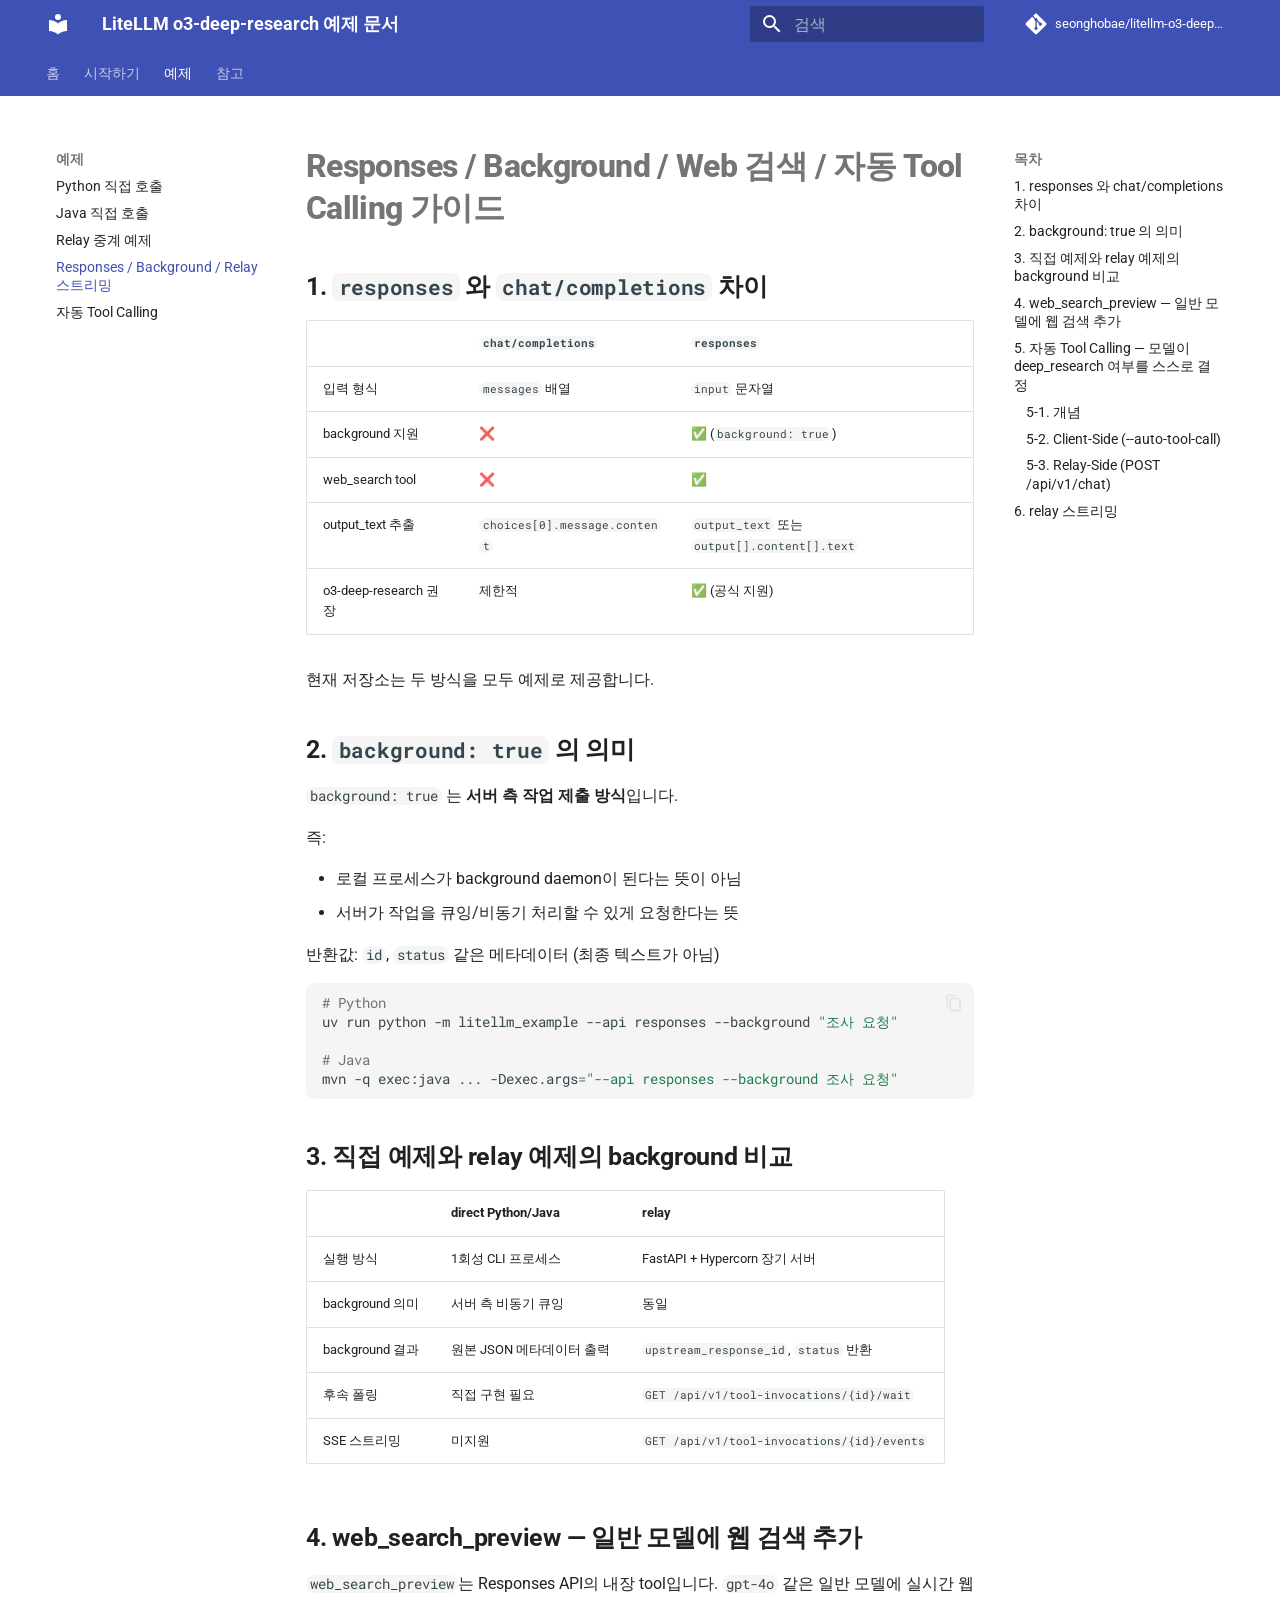
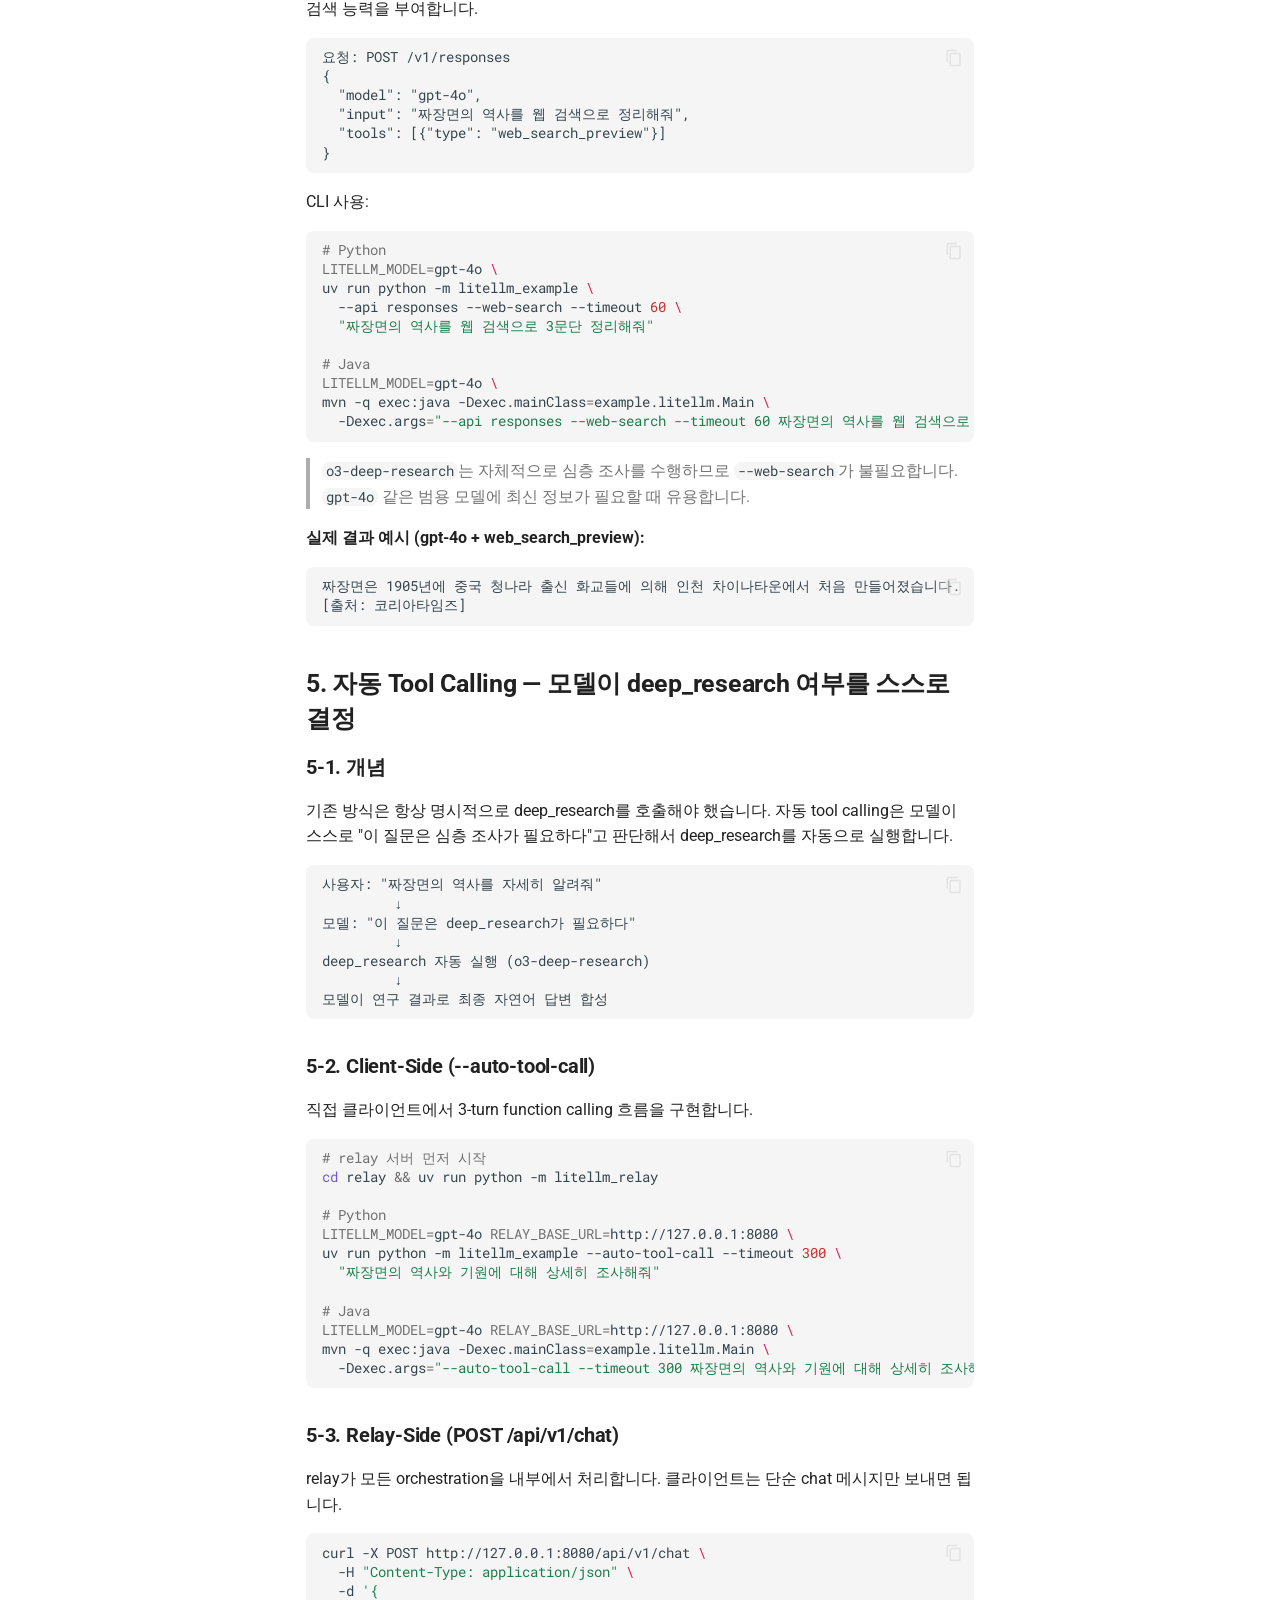
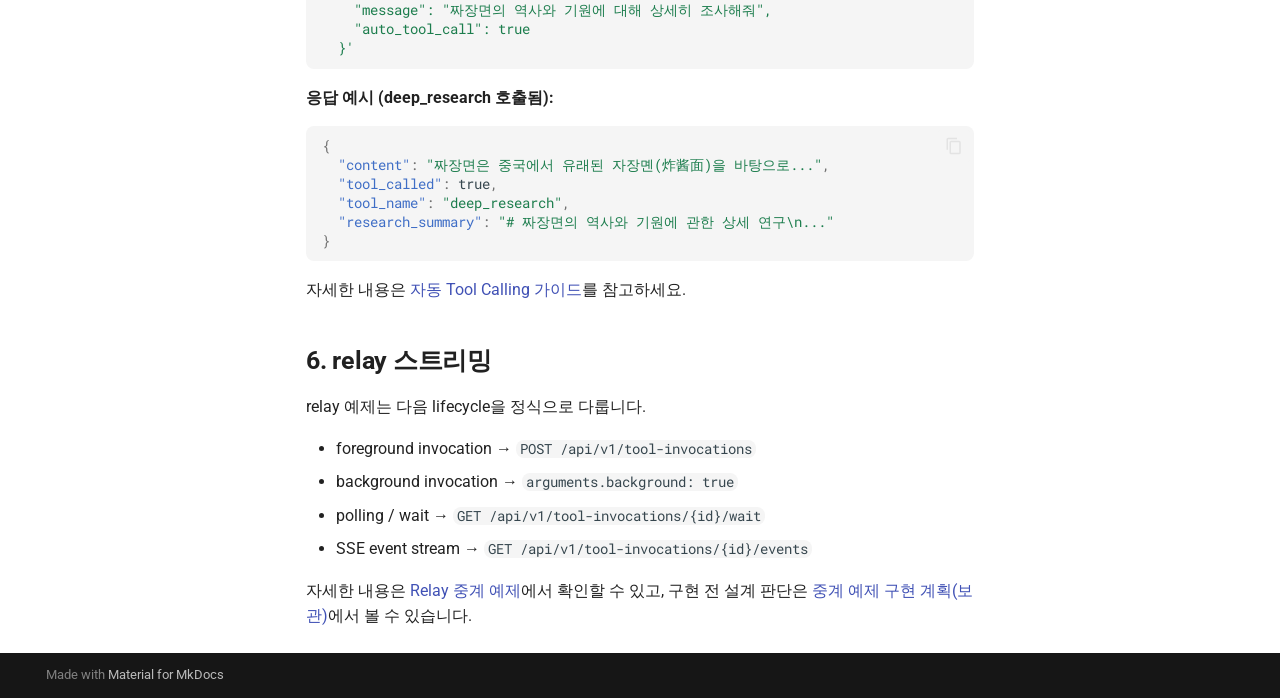
<file: ko/responses-guide/index.html>
<!doctype html>
<html lang="ko" class="no-js">
  <head>
    
      <meta charset="utf-8">
      <meta name="viewport" content="width=device-width,initial-scale=1">
      
        <meta name="description" content="LiteLLM Proxy, Python, Java, relay 예제를 위한 한국어 문서 사이트">
      
      
      
        <link rel="canonical" href="https://seonghobae.github.io/litellm-o3-deep-research-rest-examples/ko/responses-guide/">
      
      
        <link rel="prev" href="../relay-example/">
      
      
        <link rel="next" href="../auto-toolcalling/">
      
      
        
      
      
      <link rel="icon" href="../../assets/images/favicon.png">
      <meta name="generator" content="mkdocs-1.6.1, mkdocs-material-9.7.5">
    
    
      
        <title>Responses / Background / Relay 스트리밍 - LiteLLM o3-deep-research 예제 문서</title>
      
    
    
      <link rel="stylesheet" href="../../assets/stylesheets/main.484c7ddc.min.css">
      
        
        <link rel="stylesheet" href="../../assets/stylesheets/palette.ab4e12ef.min.css">
      
      


    
    
      
    
    
      
        
        
        <link rel="preconnect" href="https://fonts.gstatic.com" crossorigin>
        <link rel="stylesheet" href="https://fonts.googleapis.com/css?family=Roboto:300,300i,400,400i,700,700i%7CRoboto+Mono:400,400i,700,700i&display=fallback">
        <style>:root{--md-text-font:"Roboto";--md-code-font:"Roboto Mono"}</style>
      
    
    
      <link rel="stylesheet" href="../../stylesheets/extra.css">
    
    <script>__md_scope=new URL("../..",location),__md_hash=e=>[...e].reduce(((e,_)=>(e<<5)-e+_.charCodeAt(0)),0),__md_get=(e,_=localStorage,t=__md_scope)=>JSON.parse(_.getItem(t.pathname+"."+e)),__md_set=(e,_,t=localStorage,a=__md_scope)=>{try{t.setItem(a.pathname+"."+e,JSON.stringify(_))}catch(e){}}</script>
    
      

    
    
  </head>
  
  
    
    
      
    
    
    
    
    <body dir="ltr" data-md-color-scheme="default" data-md-color-primary="indigo" data-md-color-accent="teal">
  
    
    <input class="md-toggle" data-md-toggle="drawer" type="checkbox" id="__drawer" autocomplete="off">
    <input class="md-toggle" data-md-toggle="search" type="checkbox" id="__search" autocomplete="off">
    <label class="md-overlay" for="__drawer"></label>
    <div data-md-component="skip">
      
        
        <a href="#responses-background-web-tool-calling" class="md-skip">
          콘텐츠로 이동
        </a>
      
    </div>
    <div data-md-component="announce">
      
    </div>
    
    
      

<header class="md-header" data-md-component="header">
  <nav class="md-header__inner md-grid" aria-label="상단/헤더">
    <a href="../.." title="LiteLLM o3-deep-research 예제 문서" class="md-header__button md-logo" aria-label="LiteLLM o3-deep-research 예제 문서" data-md-component="logo">
      
  
  <svg xmlns="http://www.w3.org/2000/svg" viewBox="0 0 24 24"><path d="M12 8a3 3 0 0 0 3-3 3 3 0 0 0-3-3 3 3 0 0 0-3 3 3 3 0 0 0 3 3m0 3.54C9.64 9.35 6.5 8 3 8v11c3.5 0 6.64 1.35 9 3.54 2.36-2.19 5.5-3.54 9-3.54V8c-3.5 0-6.64 1.35-9 3.54"/></svg>

    </a>
    <label class="md-header__button md-icon" for="__drawer">
      
      <svg xmlns="http://www.w3.org/2000/svg" viewBox="0 0 24 24"><path d="M3 6h18v2H3zm0 5h18v2H3zm0 5h18v2H3z"/></svg>
    </label>
    <div class="md-header__title" data-md-component="header-title">
      <div class="md-header__ellipsis">
        <div class="md-header__topic">
          <span class="md-ellipsis">
            LiteLLM o3-deep-research 예제 문서
          </span>
        </div>
        <div class="md-header__topic" data-md-component="header-topic">
          <span class="md-ellipsis">
            
              Responses / Background / Relay 스트리밍
            
          </span>
        </div>
      </div>
    </div>
    
      
        <form class="md-header__option" data-md-component="palette">
  
    
    
    
    <input class="md-option" data-md-color-media="" data-md-color-scheme="default" data-md-color-primary="indigo" data-md-color-accent="teal"  aria-hidden="true"  type="radio" name="__palette" id="__palette_0">
    
  
</form>
      
    
    
      <script>var palette=__md_get("__palette");if(palette&&palette.color){if("(prefers-color-scheme)"===palette.color.media){var media=matchMedia("(prefers-color-scheme: light)"),input=document.querySelector(media.matches?"[data-md-color-media='(prefers-color-scheme: light)']":"[data-md-color-media='(prefers-color-scheme: dark)']");palette.color.media=input.getAttribute("data-md-color-media"),palette.color.scheme=input.getAttribute("data-md-color-scheme"),palette.color.primary=input.getAttribute("data-md-color-primary"),palette.color.accent=input.getAttribute("data-md-color-accent")}for(var[key,value]of Object.entries(palette.color))document.body.setAttribute("data-md-color-"+key,value)}</script>
    
    
    
      
      
        <label class="md-header__button md-icon" for="__search">
          
          <svg xmlns="http://www.w3.org/2000/svg" viewBox="0 0 24 24"><path d="M9.5 3A6.5 6.5 0 0 1 16 9.5c0 1.61-.59 3.09-1.56 4.23l.27.27h.79l5 5-1.5 1.5-5-5v-.79l-.27-.27A6.52 6.52 0 0 1 9.5 16 6.5 6.5 0 0 1 3 9.5 6.5 6.5 0 0 1 9.5 3m0 2C7 5 5 7 5 9.5S7 14 9.5 14 14 12 14 9.5 12 5 9.5 5"/></svg>
        </label>
        <div class="md-search" data-md-component="search" role="dialog">
  <label class="md-search__overlay" for="__search"></label>
  <div class="md-search__inner" role="search">
    <form class="md-search__form" name="search">
      <input type="text" class="md-search__input" name="query" aria-label="검색" placeholder="검색" autocapitalize="off" autocorrect="off" autocomplete="off" spellcheck="false" data-md-component="search-query" required>
      <label class="md-search__icon md-icon" for="__search">
        
        <svg xmlns="http://www.w3.org/2000/svg" viewBox="0 0 24 24"><path d="M9.5 3A6.5 6.5 0 0 1 16 9.5c0 1.61-.59 3.09-1.56 4.23l.27.27h.79l5 5-1.5 1.5-5-5v-.79l-.27-.27A6.52 6.52 0 0 1 9.5 16 6.5 6.5 0 0 1 3 9.5 6.5 6.5 0 0 1 9.5 3m0 2C7 5 5 7 5 9.5S7 14 9.5 14 14 12 14 9.5 12 5 9.5 5"/></svg>
        
        <svg xmlns="http://www.w3.org/2000/svg" viewBox="0 0 24 24"><path d="M20 11v2H8l5.5 5.5-1.42 1.42L4.16 12l7.92-7.92L13.5 5.5 8 11z"/></svg>
      </label>
      <nav class="md-search__options" aria-label="검색">
        
        <button type="reset" class="md-search__icon md-icon" title="지우기" aria-label="지우기" tabindex="-1">
          
          <svg xmlns="http://www.w3.org/2000/svg" viewBox="0 0 24 24"><path d="M19 6.41 17.59 5 12 10.59 6.41 5 5 6.41 10.59 12 5 17.59 6.41 19 12 13.41 17.59 19 19 17.59 13.41 12z"/></svg>
        </button>
      </nav>
      
        <div class="md-search__suggest" data-md-component="search-suggest"></div>
      
    </form>
    <div class="md-search__output">
      <div class="md-search__scrollwrap" tabindex="0" data-md-scrollfix>
        <div class="md-search-result" data-md-component="search-result">
          <div class="md-search-result__meta">
            검색 초기화
          </div>
          <ol class="md-search-result__list" role="presentation"></ol>
        </div>
      </div>
    </div>
  </div>
</div>
      
    
    
      <div class="md-header__source">
        <a href="https://github.com/seonghobae/litellm-o3-deep-research-rest-examples" title="저장소로 이동" class="md-source" data-md-component="source">
  <div class="md-source__icon md-icon">
    
    <svg xmlns="http://www.w3.org/2000/svg" viewBox="0 0 448 512"><!--! Font Awesome Free 7.1.0 by @fontawesome - https://fontawesome.com License - https://fontawesome.com/license/free (Icons: CC BY 4.0, Fonts: SIL OFL 1.1, Code: MIT License) Copyright 2025 Fonticons, Inc.--><path d="M439.6 236.1 244 40.5c-5.4-5.5-12.8-8.5-20.4-8.5s-15 3-20.4 8.4L162.5 81l51.5 51.5c27.1-9.1 52.7 16.8 43.4 43.7l49.7 49.7c34.2-11.8 61.2 31 35.5 56.7-26.5 26.5-70.2-2.9-56-37.3L240.3 199v121.9c25.3 12.5 22.3 41.8 9.1 55-6.4 6.4-15.2 10.1-24.3 10.1s-17.8-3.6-24.3-10.1c-17.6-17.6-11.1-46.9 11.2-56v-123c-20.8-8.5-24.6-30.7-18.6-45L142.6 101 8.5 235.1C3 240.6 0 247.9 0 255.5s3 15 8.5 20.4l195.6 195.7c5.4 5.4 12.7 8.4 20.4 8.4s15-3 20.4-8.4l194.7-194.7c5.4-5.4 8.4-12.8 8.4-20.4s-3-15-8.4-20.4"/></svg>
  </div>
  <div class="md-source__repository">
    seonghobae/litellm-o3-deep-research-rest-examples
  </div>
</a>
      </div>
    
  </nav>
  
</header>
    
    <div class="md-container" data-md-component="container">
      
      
        
          
            
<nav class="md-tabs" aria-label="탭" data-md-component="tabs">
  <div class="md-grid">
    <ul class="md-tabs__list">
      
        
  
  
  
  
    <li class="md-tabs__item">
      <a href="../.." class="md-tabs__link">
        
  
  
    
  
  홈

      </a>
    </li>
  

      
        
  
  
  
  
    <li class="md-tabs__item">
      <a href="../quickstart/" class="md-tabs__link">
        
  
  
    
  
  시작하기

      </a>
    </li>
  

      
        
  
  
  
    
  
  
    
    
      <li class="md-tabs__item md-tabs__item--active">
        <a href="../python-example/" class="md-tabs__link">
          
  
  
  예제

        </a>
      </li>
    
  

      
        
  
  
  
  
    
    
      <li class="md-tabs__item">
        <a href="../manual/" class="md-tabs__link">
          
  
  
  참고

        </a>
      </li>
    
  

      
    </ul>
  </div>
</nav>
          
        
      
      <main class="md-main" data-md-component="main">
        <div class="md-main__inner md-grid">
          
            
              
              <div class="md-sidebar md-sidebar--primary" data-md-component="sidebar" data-md-type="navigation" >
                <div class="md-sidebar__scrollwrap">
                  <div class="md-sidebar__inner">
                    


  


<nav class="md-nav md-nav--primary md-nav--lifted" aria-label="네비게이션" data-md-level="0">
  <label class="md-nav__title" for="__drawer">
    <a href="../.." title="LiteLLM o3-deep-research 예제 문서" class="md-nav__button md-logo" aria-label="LiteLLM o3-deep-research 예제 문서" data-md-component="logo">
      
  
  <svg xmlns="http://www.w3.org/2000/svg" viewBox="0 0 24 24"><path d="M12 8a3 3 0 0 0 3-3 3 3 0 0 0-3-3 3 3 0 0 0-3 3 3 3 0 0 0 3 3m0 3.54C9.64 9.35 6.5 8 3 8v11c3.5 0 6.64 1.35 9 3.54 2.36-2.19 5.5-3.54 9-3.54V8c-3.5 0-6.64 1.35-9 3.54"/></svg>

    </a>
    LiteLLM o3-deep-research 예제 문서
  </label>
  
    <div class="md-nav__source">
      <a href="https://github.com/seonghobae/litellm-o3-deep-research-rest-examples" title="저장소로 이동" class="md-source" data-md-component="source">
  <div class="md-source__icon md-icon">
    
    <svg xmlns="http://www.w3.org/2000/svg" viewBox="0 0 448 512"><!--! Font Awesome Free 7.1.0 by @fontawesome - https://fontawesome.com License - https://fontawesome.com/license/free (Icons: CC BY 4.0, Fonts: SIL OFL 1.1, Code: MIT License) Copyright 2025 Fonticons, Inc.--><path d="M439.6 236.1 244 40.5c-5.4-5.5-12.8-8.5-20.4-8.5s-15 3-20.4 8.4L162.5 81l51.5 51.5c27.1-9.1 52.7 16.8 43.4 43.7l49.7 49.7c34.2-11.8 61.2 31 35.5 56.7-26.5 26.5-70.2-2.9-56-37.3L240.3 199v121.9c25.3 12.5 22.3 41.8 9.1 55-6.4 6.4-15.2 10.1-24.3 10.1s-17.8-3.6-24.3-10.1c-17.6-17.6-11.1-46.9 11.2-56v-123c-20.8-8.5-24.6-30.7-18.6-45L142.6 101 8.5 235.1C3 240.6 0 247.9 0 255.5s3 15 8.5 20.4l195.6 195.7c5.4 5.4 12.7 8.4 20.4 8.4s15-3 20.4-8.4l194.7-194.7c5.4-5.4 8.4-12.8 8.4-20.4s-3-15-8.4-20.4"/></svg>
  </div>
  <div class="md-source__repository">
    seonghobae/litellm-o3-deep-research-rest-examples
  </div>
</a>
    </div>
  
  <ul class="md-nav__list" data-md-scrollfix>
    
      
      
  
  
  
  
    <li class="md-nav__item">
      <a href="../.." class="md-nav__link">
        
  
  
  <span class="md-ellipsis">
    
  
    홈
  

    
  </span>
  
  

      </a>
    </li>
  

    
      
      
  
  
  
  
    <li class="md-nav__item">
      <a href="../quickstart/" class="md-nav__link">
        
  
  
  <span class="md-ellipsis">
    
  
    시작하기
  

    
  </span>
  
  

      </a>
    </li>
  

    
      
      
  
  
    
  
  
  
    
    
    
    
      
        
        
      
      
        
      
    
    
    <li class="md-nav__item md-nav__item--active md-nav__item--section md-nav__item--nested">
      
        
        
        <input class="md-nav__toggle md-toggle " type="checkbox" id="__nav_3" checked>
        
          
          <label class="md-nav__link" for="__nav_3" id="__nav_3_label" tabindex="">
            
  
  
  <span class="md-ellipsis">
    
  
    예제
  

    
  </span>
  
  

            <span class="md-nav__icon md-icon"></span>
          </label>
        
        <nav class="md-nav" data-md-level="1" aria-labelledby="__nav_3_label" aria-expanded="true">
          <label class="md-nav__title" for="__nav_3">
            <span class="md-nav__icon md-icon"></span>
            
  
    예제
  

          </label>
          <ul class="md-nav__list" data-md-scrollfix>
            
              
                
  
  
  
  
    <li class="md-nav__item">
      <a href="../python-example/" class="md-nav__link">
        
  
  
  <span class="md-ellipsis">
    
  
    Python 직접 호출
  

    
  </span>
  
  

      </a>
    </li>
  

              
            
              
                
  
  
  
  
    <li class="md-nav__item">
      <a href="../java-example/" class="md-nav__link">
        
  
  
  <span class="md-ellipsis">
    
  
    Java 직접 호출
  

    
  </span>
  
  

      </a>
    </li>
  

              
            
              
                
  
  
  
  
    <li class="md-nav__item">
      <a href="../relay-example/" class="md-nav__link">
        
  
  
  <span class="md-ellipsis">
    
  
    Relay 중계 예제
  

    
  </span>
  
  

      </a>
    </li>
  

              
            
              
                
  
  
    
  
  
  
    <li class="md-nav__item md-nav__item--active">
      
      <input class="md-nav__toggle md-toggle" type="checkbox" id="__toc">
      
      
        
      
      
        <label class="md-nav__link md-nav__link--active" for="__toc">
          
  
  
  <span class="md-ellipsis">
    
  
    Responses / Background / Relay 스트리밍
  

    
  </span>
  
  

          <span class="md-nav__icon md-icon"></span>
        </label>
      
      <a href="./" class="md-nav__link md-nav__link--active">
        
  
  
  <span class="md-ellipsis">
    
  
    Responses / Background / Relay 스트리밍
  

    
  </span>
  
  

      </a>
      
        

<nav class="md-nav md-nav--secondary" aria-label="목차">
  
  
  
    
  
  
    <label class="md-nav__title" for="__toc">
      <span class="md-nav__icon md-icon"></span>
      목차
    </label>
    <ul class="md-nav__list" data-md-component="toc" data-md-scrollfix>
      
        <li class="md-nav__item">
  <a href="#1-responses-chatcompletions" class="md-nav__link">
    <span class="md-ellipsis">
      
        1. responses 와 chat/completions 차이
      
    </span>
  </a>
  
</li>
      
        <li class="md-nav__item">
  <a href="#2-background-true" class="md-nav__link">
    <span class="md-ellipsis">
      
        2. background: true 의 의미
      
    </span>
  </a>
  
</li>
      
        <li class="md-nav__item">
  <a href="#3-relay-background" class="md-nav__link">
    <span class="md-ellipsis">
      
        3. 직접 예제와 relay 예제의 background 비교
      
    </span>
  </a>
  
</li>
      
        <li class="md-nav__item">
  <a href="#4-web_search_preview" class="md-nav__link">
    <span class="md-ellipsis">
      
        4. web_search_preview — 일반 모델에 웹 검색 추가
      
    </span>
  </a>
  
</li>
      
        <li class="md-nav__item">
  <a href="#5-tool-calling-deep_research" class="md-nav__link">
    <span class="md-ellipsis">
      
        5. 자동 Tool Calling — 모델이 deep_research 여부를 스스로 결정
      
    </span>
  </a>
  
    <nav class="md-nav" aria-label="5. 자동 Tool Calling — 모델이 deep_research 여부를 스스로 결정">
      <ul class="md-nav__list">
        
          <li class="md-nav__item">
  <a href="#5-1" class="md-nav__link">
    <span class="md-ellipsis">
      
        5-1. 개념
      
    </span>
  </a>
  
</li>
        
          <li class="md-nav__item">
  <a href="#5-2-client-side-auto-tool-call" class="md-nav__link">
    <span class="md-ellipsis">
      
        5-2. Client-Side (--auto-tool-call)
      
    </span>
  </a>
  
</li>
        
          <li class="md-nav__item">
  <a href="#5-3-relay-side-post-apiv1chat" class="md-nav__link">
    <span class="md-ellipsis">
      
        5-3. Relay-Side (POST /api/v1/chat)
      
    </span>
  </a>
  
</li>
        
      </ul>
    </nav>
  
</li>
      
        <li class="md-nav__item">
  <a href="#6-relay" class="md-nav__link">
    <span class="md-ellipsis">
      
        6. relay 스트리밍
      
    </span>
  </a>
  
</li>
      
    </ul>
  
</nav>
      
    </li>
  

              
            
              
                
  
  
  
  
    <li class="md-nav__item">
      <a href="../auto-toolcalling/" class="md-nav__link">
        
  
  
  <span class="md-ellipsis">
    
  
    자동 Tool Calling
  

    
  </span>
  
  

      </a>
    </li>
  

              
            
          </ul>
        </nav>
      
    </li>
  

    
      
      
  
  
  
  
    
    
    
    
      
      
        
      
    
    
    <li class="md-nav__item md-nav__item--nested">
      
        
        
        <input class="md-nav__toggle md-toggle " type="checkbox" id="__nav_4" >
        
          
          <label class="md-nav__link" for="__nav_4" id="__nav_4_label" tabindex="0">
            
  
  
  <span class="md-ellipsis">
    
  
    참고
  

    
  </span>
  
  

            <span class="md-nav__icon md-icon"></span>
          </label>
        
        <nav class="md-nav" data-md-level="1" aria-labelledby="__nav_4_label" aria-expanded="false">
          <label class="md-nav__title" for="__nav_4">
            <span class="md-nav__icon md-icon"></span>
            
  
    참고
  

          </label>
          <ul class="md-nav__list" data-md-scrollfix>
            
              
                
  
  
  
  
    <li class="md-nav__item">
      <a href="../manual/" class="md-nav__link">
        
  
  
  <span class="md-ellipsis">
    
  
    통합 매뉴얼
  

    
  </span>
  
  

      </a>
    </li>
  

              
            
              
                
  
  
  
  
    <li class="md-nav__item">
      <a href="../faq/" class="md-nav__link">
        
  
  
  <span class="md-ellipsis">
    
  
    FAQ
  

    
  </span>
  
  

      </a>
    </li>
  

              
            
              
                
  
  
  
  
    <li class="md-nav__item">
      <a href="../relay-toolcalling-plan/" class="md-nav__link">
        
  
  
  <span class="md-ellipsis">
    
  
    중계 예제 구현 계획(보관)
  

    
  </span>
  
  

      </a>
    </li>
  

              
            
              
                
  
  
  
  
    <li class="md-nav__item">
      <a href="../../operations/deploy-runbook/" class="md-nav__link">
        
  
  
  <span class="md-ellipsis">
    
  
    배포 런북
  

    
  </span>
  
  

      </a>
    </li>
  

              
            
          </ul>
        </nav>
      
    </li>
  

    
  </ul>
</nav>
                  </div>
                </div>
              </div>
            
            
              
              <div class="md-sidebar md-sidebar--secondary" data-md-component="sidebar" data-md-type="toc" >
                <div class="md-sidebar__scrollwrap">
                  <div class="md-sidebar__inner">
                    

<nav class="md-nav md-nav--secondary" aria-label="목차">
  
  
  
    
  
  
    <label class="md-nav__title" for="__toc">
      <span class="md-nav__icon md-icon"></span>
      목차
    </label>
    <ul class="md-nav__list" data-md-component="toc" data-md-scrollfix>
      
        <li class="md-nav__item">
  <a href="#1-responses-chatcompletions" class="md-nav__link">
    <span class="md-ellipsis">
      
        1. responses 와 chat/completions 차이
      
    </span>
  </a>
  
</li>
      
        <li class="md-nav__item">
  <a href="#2-background-true" class="md-nav__link">
    <span class="md-ellipsis">
      
        2. background: true 의 의미
      
    </span>
  </a>
  
</li>
      
        <li class="md-nav__item">
  <a href="#3-relay-background" class="md-nav__link">
    <span class="md-ellipsis">
      
        3. 직접 예제와 relay 예제의 background 비교
      
    </span>
  </a>
  
</li>
      
        <li class="md-nav__item">
  <a href="#4-web_search_preview" class="md-nav__link">
    <span class="md-ellipsis">
      
        4. web_search_preview — 일반 모델에 웹 검색 추가
      
    </span>
  </a>
  
</li>
      
        <li class="md-nav__item">
  <a href="#5-tool-calling-deep_research" class="md-nav__link">
    <span class="md-ellipsis">
      
        5. 자동 Tool Calling — 모델이 deep_research 여부를 스스로 결정
      
    </span>
  </a>
  
    <nav class="md-nav" aria-label="5. 자동 Tool Calling — 모델이 deep_research 여부를 스스로 결정">
      <ul class="md-nav__list">
        
          <li class="md-nav__item">
  <a href="#5-1" class="md-nav__link">
    <span class="md-ellipsis">
      
        5-1. 개념
      
    </span>
  </a>
  
</li>
        
          <li class="md-nav__item">
  <a href="#5-2-client-side-auto-tool-call" class="md-nav__link">
    <span class="md-ellipsis">
      
        5-2. Client-Side (--auto-tool-call)
      
    </span>
  </a>
  
</li>
        
          <li class="md-nav__item">
  <a href="#5-3-relay-side-post-apiv1chat" class="md-nav__link">
    <span class="md-ellipsis">
      
        5-3. Relay-Side (POST /api/v1/chat)
      
    </span>
  </a>
  
</li>
        
      </ul>
    </nav>
  
</li>
      
        <li class="md-nav__item">
  <a href="#6-relay" class="md-nav__link">
    <span class="md-ellipsis">
      
        6. relay 스트리밍
      
    </span>
  </a>
  
</li>
      
    </ul>
  
</nav>
                  </div>
                </div>
              </div>
            
          
          
            <div class="md-content" data-md-component="content">
              
              <article class="md-content__inner md-typeset">
                
                  


  
  


<h1 id="responses-background-web-tool-calling">Responses / Background / Web 검색 / 자동 Tool Calling 가이드<a class="headerlink" href="#responses-background-web-tool-calling" title="Permanent link">&para;</a></h1>
<h2 id="1-responses-chatcompletions">1. <code>responses</code> 와 <code>chat/completions</code> 차이<a class="headerlink" href="#1-responses-chatcompletions" title="Permanent link">&para;</a></h2>
<table>
<thead>
<tr>
<th></th>
<th><code>chat/completions</code></th>
<th><code>responses</code></th>
</tr>
</thead>
<tbody>
<tr>
<td>입력 형식</td>
<td><code>messages</code> 배열</td>
<td><code>input</code> 문자열</td>
</tr>
<tr>
<td>background 지원</td>
<td>❌</td>
<td>✅ (<code>background: true</code>)</td>
</tr>
<tr>
<td>web_search tool</td>
<td>❌</td>
<td>✅</td>
</tr>
<tr>
<td>output_text 추출</td>
<td><code>choices[0].message.content</code></td>
<td><code>output_text</code> 또는 <code>output[].content[].text</code></td>
</tr>
<tr>
<td>o3-deep-research 권장</td>
<td>제한적</td>
<td>✅ (공식 지원)</td>
</tr>
</tbody>
</table>
<p>현재 저장소는 두 방식을 모두 예제로 제공합니다.</p>
<h2 id="2-background-true">2. <code>background: true</code> 의 의미<a class="headerlink" href="#2-background-true" title="Permanent link">&para;</a></h2>
<p><code>background: true</code> 는 <strong>서버 측 작업 제출 방식</strong>입니다.</p>
<p>즉:</p>
<ul>
<li>로컬 프로세스가 background daemon이 된다는 뜻이 아님</li>
<li>서버가 작업을 큐잉/비동기 처리할 수 있게 요청한다는 뜻</li>
</ul>
<p>반환값: <code>id</code>, <code>status</code> 같은 메타데이터 (최종 텍스트가 아님)</p>
<div class="highlight"><pre><span></span><code><a id="__codelineno-0-1" name="__codelineno-0-1" href="#__codelineno-0-1"></a><span class="c1"># Python</span>
<a id="__codelineno-0-2" name="__codelineno-0-2" href="#__codelineno-0-2"></a>uv<span class="w"> </span>run<span class="w"> </span>python<span class="w"> </span>-m<span class="w"> </span>litellm_example<span class="w"> </span>--api<span class="w"> </span>responses<span class="w"> </span>--background<span class="w"> </span><span class="s2">&quot;조사 요청&quot;</span>
<a id="__codelineno-0-3" name="__codelineno-0-3" href="#__codelineno-0-3"></a>
<a id="__codelineno-0-4" name="__codelineno-0-4" href="#__codelineno-0-4"></a><span class="c1"># Java</span>
<a id="__codelineno-0-5" name="__codelineno-0-5" href="#__codelineno-0-5"></a>mvn<span class="w"> </span>-q<span class="w"> </span>exec:java<span class="w"> </span>...<span class="w"> </span>-Dexec.args<span class="o">=</span><span class="s2">&quot;--api responses --background 조사 요청&quot;</span>
</code></pre></div>
<h2 id="3-relay-background">3. 직접 예제와 relay 예제의 background 비교<a class="headerlink" href="#3-relay-background" title="Permanent link">&para;</a></h2>
<table>
<thead>
<tr>
<th></th>
<th>direct Python/Java</th>
<th>relay</th>
</tr>
</thead>
<tbody>
<tr>
<td>실행 방식</td>
<td>1회성 CLI 프로세스</td>
<td>FastAPI + Hypercorn 장기 서버</td>
</tr>
<tr>
<td>background 의미</td>
<td>서버 측 비동기 큐잉</td>
<td>동일</td>
</tr>
<tr>
<td>background 결과</td>
<td>원본 JSON 메타데이터 출력</td>
<td><code>upstream_response_id</code>, <code>status</code> 반환</td>
</tr>
<tr>
<td>후속 폴링</td>
<td>직접 구현 필요</td>
<td><code>GET /api/v1/tool-invocations/{id}/wait</code></td>
</tr>
<tr>
<td>SSE 스트리밍</td>
<td>미지원</td>
<td><code>GET /api/v1/tool-invocations/{id}/events</code></td>
</tr>
</tbody>
</table>
<h2 id="4-web_search_preview">4. web_search_preview — 일반 모델에 웹 검색 추가<a class="headerlink" href="#4-web_search_preview" title="Permanent link">&para;</a></h2>
<p><code>web_search_preview</code>는 Responses API의 내장 tool입니다. <code>gpt-4o</code> 같은 일반 모델에 실시간 웹 검색 능력을 부여합니다.</p>
<div class="highlight"><pre><span></span><code><a id="__codelineno-1-1" name="__codelineno-1-1" href="#__codelineno-1-1"></a>요청: POST /v1/responses
<a id="__codelineno-1-2" name="__codelineno-1-2" href="#__codelineno-1-2"></a>{
<a id="__codelineno-1-3" name="__codelineno-1-3" href="#__codelineno-1-3"></a>  &quot;model&quot;: &quot;gpt-4o&quot;,
<a id="__codelineno-1-4" name="__codelineno-1-4" href="#__codelineno-1-4"></a>  &quot;input&quot;: &quot;짜장면의 역사를 웹 검색으로 정리해줘&quot;,
<a id="__codelineno-1-5" name="__codelineno-1-5" href="#__codelineno-1-5"></a>  &quot;tools&quot;: [{&quot;type&quot;: &quot;web_search_preview&quot;}]
<a id="__codelineno-1-6" name="__codelineno-1-6" href="#__codelineno-1-6"></a>}
</code></pre></div>
<p>CLI 사용:</p>
<div class="highlight"><pre><span></span><code><a id="__codelineno-2-1" name="__codelineno-2-1" href="#__codelineno-2-1"></a><span class="c1"># Python</span>
<a id="__codelineno-2-2" name="__codelineno-2-2" href="#__codelineno-2-2"></a><span class="nv">LITELLM_MODEL</span><span class="o">=</span>gpt-4o<span class="w"> </span><span class="se">\</span>
<a id="__codelineno-2-3" name="__codelineno-2-3" href="#__codelineno-2-3"></a>uv<span class="w"> </span>run<span class="w"> </span>python<span class="w"> </span>-m<span class="w"> </span>litellm_example<span class="w"> </span><span class="se">\</span>
<a id="__codelineno-2-4" name="__codelineno-2-4" href="#__codelineno-2-4"></a><span class="w">  </span>--api<span class="w"> </span>responses<span class="w"> </span>--web-search<span class="w"> </span>--timeout<span class="w"> </span><span class="m">60</span><span class="w"> </span><span class="se">\</span>
<a id="__codelineno-2-5" name="__codelineno-2-5" href="#__codelineno-2-5"></a><span class="w">  </span><span class="s2">&quot;짜장면의 역사를 웹 검색으로 3문단 정리해줘&quot;</span>
<a id="__codelineno-2-6" name="__codelineno-2-6" href="#__codelineno-2-6"></a>
<a id="__codelineno-2-7" name="__codelineno-2-7" href="#__codelineno-2-7"></a><span class="c1"># Java</span>
<a id="__codelineno-2-8" name="__codelineno-2-8" href="#__codelineno-2-8"></a><span class="nv">LITELLM_MODEL</span><span class="o">=</span>gpt-4o<span class="w"> </span><span class="se">\</span>
<a id="__codelineno-2-9" name="__codelineno-2-9" href="#__codelineno-2-9"></a>mvn<span class="w"> </span>-q<span class="w"> </span>exec:java<span class="w"> </span>-Dexec.mainClass<span class="o">=</span>example.litellm.Main<span class="w"> </span><span class="se">\</span>
<a id="__codelineno-2-10" name="__codelineno-2-10" href="#__codelineno-2-10"></a><span class="w">  </span>-Dexec.args<span class="o">=</span><span class="s2">&quot;--api responses --web-search --timeout 60 짜장면의 역사를 웹 검색으로 정리해줘&quot;</span>
</code></pre></div>
<blockquote>
<p><code>o3-deep-research</code>는 자체적으로 심층 조사를 수행하므로 <code>--web-search</code>가 불필요합니다. <code>gpt-4o</code> 같은 범용 모델에 최신 정보가 필요할 때 유용합니다.</p>
</blockquote>
<p><strong>실제 결과 예시 (gpt-4o + web_search_preview):</strong></p>
<div class="highlight"><pre><span></span><code><a id="__codelineno-3-1" name="__codelineno-3-1" href="#__codelineno-3-1"></a>짜장면은 1905년에 중국 청나라 출신 화교들에 의해 인천 차이나타운에서 처음 만들어졌습니다.
<a id="__codelineno-3-2" name="__codelineno-3-2" href="#__codelineno-3-2"></a>[출처: 코리아타임즈]
</code></pre></div>
<h2 id="5-tool-calling-deep_research">5. 자동 Tool Calling — 모델이 deep_research 여부를 스스로 결정<a class="headerlink" href="#5-tool-calling-deep_research" title="Permanent link">&para;</a></h2>
<h3 id="5-1">5-1. 개념<a class="headerlink" href="#5-1" title="Permanent link">&para;</a></h3>
<p>기존 방식은 항상 명시적으로 deep_research를 호출해야 했습니다. 자동 tool calling은 모델이 스스로 "이 질문은 심층 조사가 필요하다"고 판단해서 deep_research를 자동으로 실행합니다.</p>
<div class="highlight"><pre><span></span><code><a id="__codelineno-4-1" name="__codelineno-4-1" href="#__codelineno-4-1"></a>사용자: &quot;짜장면의 역사를 자세히 알려줘&quot;
<a id="__codelineno-4-2" name="__codelineno-4-2" href="#__codelineno-4-2"></a>         ↓
<a id="__codelineno-4-3" name="__codelineno-4-3" href="#__codelineno-4-3"></a>모델: &quot;이 질문은 deep_research가 필요하다&quot;
<a id="__codelineno-4-4" name="__codelineno-4-4" href="#__codelineno-4-4"></a>         ↓
<a id="__codelineno-4-5" name="__codelineno-4-5" href="#__codelineno-4-5"></a>deep_research 자동 실행 (o3-deep-research)
<a id="__codelineno-4-6" name="__codelineno-4-6" href="#__codelineno-4-6"></a>         ↓
<a id="__codelineno-4-7" name="__codelineno-4-7" href="#__codelineno-4-7"></a>모델이 연구 결과로 최종 자연어 답변 합성
</code></pre></div>
<h3 id="5-2-client-side-auto-tool-call">5-2. Client-Side (--auto-tool-call)<a class="headerlink" href="#5-2-client-side-auto-tool-call" title="Permanent link">&para;</a></h3>
<p>직접 클라이언트에서 3-turn function calling 흐름을 구현합니다.</p>
<div class="highlight"><pre><span></span><code><a id="__codelineno-5-1" name="__codelineno-5-1" href="#__codelineno-5-1"></a><span class="c1"># relay 서버 먼저 시작</span>
<a id="__codelineno-5-2" name="__codelineno-5-2" href="#__codelineno-5-2"></a><span class="nb">cd</span><span class="w"> </span>relay<span class="w"> </span><span class="o">&amp;&amp;</span><span class="w"> </span>uv<span class="w"> </span>run<span class="w"> </span>python<span class="w"> </span>-m<span class="w"> </span>litellm_relay
<a id="__codelineno-5-3" name="__codelineno-5-3" href="#__codelineno-5-3"></a>
<a id="__codelineno-5-4" name="__codelineno-5-4" href="#__codelineno-5-4"></a><span class="c1"># Python</span>
<a id="__codelineno-5-5" name="__codelineno-5-5" href="#__codelineno-5-5"></a><span class="nv">LITELLM_MODEL</span><span class="o">=</span>gpt-4o<span class="w"> </span><span class="nv">RELAY_BASE_URL</span><span class="o">=</span>http://127.0.0.1:8080<span class="w"> </span><span class="se">\</span>
<a id="__codelineno-5-6" name="__codelineno-5-6" href="#__codelineno-5-6"></a>uv<span class="w"> </span>run<span class="w"> </span>python<span class="w"> </span>-m<span class="w"> </span>litellm_example<span class="w"> </span>--auto-tool-call<span class="w"> </span>--timeout<span class="w"> </span><span class="m">300</span><span class="w"> </span><span class="se">\</span>
<a id="__codelineno-5-7" name="__codelineno-5-7" href="#__codelineno-5-7"></a><span class="w">  </span><span class="s2">&quot;짜장면의 역사와 기원에 대해 상세히 조사해줘&quot;</span>
<a id="__codelineno-5-8" name="__codelineno-5-8" href="#__codelineno-5-8"></a>
<a id="__codelineno-5-9" name="__codelineno-5-9" href="#__codelineno-5-9"></a><span class="c1"># Java</span>
<a id="__codelineno-5-10" name="__codelineno-5-10" href="#__codelineno-5-10"></a><span class="nv">LITELLM_MODEL</span><span class="o">=</span>gpt-4o<span class="w"> </span><span class="nv">RELAY_BASE_URL</span><span class="o">=</span>http://127.0.0.1:8080<span class="w"> </span><span class="se">\</span>
<a id="__codelineno-5-11" name="__codelineno-5-11" href="#__codelineno-5-11"></a>mvn<span class="w"> </span>-q<span class="w"> </span>exec:java<span class="w"> </span>-Dexec.mainClass<span class="o">=</span>example.litellm.Main<span class="w"> </span><span class="se">\</span>
<a id="__codelineno-5-12" name="__codelineno-5-12" href="#__codelineno-5-12"></a><span class="w">  </span>-Dexec.args<span class="o">=</span><span class="s2">&quot;--auto-tool-call --timeout 300 짜장면의 역사와 기원에 대해 상세히 조사해줘&quot;</span>
</code></pre></div>
<h3 id="5-3-relay-side-post-apiv1chat">5-3. Relay-Side (POST /api/v1/chat)<a class="headerlink" href="#5-3-relay-side-post-apiv1chat" title="Permanent link">&para;</a></h3>
<p>relay가 모든 orchestration을 내부에서 처리합니다. 클라이언트는 단순 chat 메시지만 보내면 됩니다.</p>
<div class="highlight"><pre><span></span><code><a id="__codelineno-6-1" name="__codelineno-6-1" href="#__codelineno-6-1"></a>curl<span class="w"> </span>-X<span class="w"> </span>POST<span class="w"> </span>http://127.0.0.1:8080/api/v1/chat<span class="w"> </span><span class="se">\</span>
<a id="__codelineno-6-2" name="__codelineno-6-2" href="#__codelineno-6-2"></a><span class="w">  </span>-H<span class="w"> </span><span class="s2">&quot;Content-Type: application/json&quot;</span><span class="w"> </span><span class="se">\</span>
<a id="__codelineno-6-3" name="__codelineno-6-3" href="#__codelineno-6-3"></a><span class="w">  </span>-d<span class="w"> </span><span class="s1">&#39;{</span>
<a id="__codelineno-6-4" name="__codelineno-6-4" href="#__codelineno-6-4"></a><span class="s1">    &quot;message&quot;: &quot;짜장면의 역사와 기원에 대해 상세히 조사해줘&quot;,</span>
<a id="__codelineno-6-5" name="__codelineno-6-5" href="#__codelineno-6-5"></a><span class="s1">    &quot;auto_tool_call&quot;: true</span>
<a id="__codelineno-6-6" name="__codelineno-6-6" href="#__codelineno-6-6"></a><span class="s1">  }&#39;</span>
</code></pre></div>
<p><strong>응답 예시 (deep_research 호출됨):</strong>
<div class="highlight"><pre><span></span><code><a id="__codelineno-7-1" name="__codelineno-7-1" href="#__codelineno-7-1"></a><span class="p">{</span>
<a id="__codelineno-7-2" name="__codelineno-7-2" href="#__codelineno-7-2"></a><span class="w">  </span><span class="nt">&quot;content&quot;</span><span class="p">:</span><span class="w"> </span><span class="s2">&quot;짜장면은 중국에서 유래된 자장몐(炸酱面)을 바탕으로...&quot;</span><span class="p">,</span>
<a id="__codelineno-7-3" name="__codelineno-7-3" href="#__codelineno-7-3"></a><span class="w">  </span><span class="nt">&quot;tool_called&quot;</span><span class="p">:</span><span class="w"> </span><span class="kc">true</span><span class="p">,</span>
<a id="__codelineno-7-4" name="__codelineno-7-4" href="#__codelineno-7-4"></a><span class="w">  </span><span class="nt">&quot;tool_name&quot;</span><span class="p">:</span><span class="w"> </span><span class="s2">&quot;deep_research&quot;</span><span class="p">,</span>
<a id="__codelineno-7-5" name="__codelineno-7-5" href="#__codelineno-7-5"></a><span class="w">  </span><span class="nt">&quot;research_summary&quot;</span><span class="p">:</span><span class="w"> </span><span class="s2">&quot;# 짜장면의 역사와 기원에 관한 상세 연구\n...&quot;</span>
<a id="__codelineno-7-6" name="__codelineno-7-6" href="#__codelineno-7-6"></a><span class="p">}</span>
</code></pre></div></p>
<p>자세한 내용은 <a href="../auto-toolcalling/">자동 Tool Calling 가이드</a>를 참고하세요.</p>
<h2 id="6-relay">6. relay 스트리밍<a class="headerlink" href="#6-relay" title="Permanent link">&para;</a></h2>
<p>relay 예제는 다음 lifecycle을 정식으로 다룹니다.</p>
<ul>
<li>foreground invocation → <code>POST /api/v1/tool-invocations</code></li>
<li>background invocation → <code>arguments.background: true</code></li>
<li>polling / wait → <code>GET /api/v1/tool-invocations/{id}/wait</code></li>
<li>SSE event stream → <code>GET /api/v1/tool-invocations/{id}/events</code></li>
</ul>
<p>자세한 내용은 <a href="../relay-example/">Relay 중계 예제</a>에서 확인할 수 있고, 구현 전 설계 판단은 <a href="../relay-toolcalling-plan/">중계 예제 구현 계획(보관)</a>에서 볼 수 있습니다.</p>












                
              </article>
            </div>
          
          
<script>var target=document.getElementById(location.hash.slice(1));target&&target.name&&(target.checked=target.name.startsWith("__tabbed_"))</script>
        </div>
        
          <button type="button" class="md-top md-icon" data-md-component="top" hidden>
  
  <svg xmlns="http://www.w3.org/2000/svg" viewBox="0 0 24 24"><path d="M13 20h-2V8l-5.5 5.5-1.42-1.42L12 4.16l7.92 7.92-1.42 1.42L13 8z"/></svg>
  맨위로
</button>
        
      </main>
      
        <footer class="md-footer">
  
  <div class="md-footer-meta md-typeset">
    <div class="md-footer-meta__inner md-grid">
      <div class="md-copyright">
  
  
    Made with
    <a href="https://squidfunk.github.io/mkdocs-material/" target="_blank" rel="noopener">
      Material for MkDocs
    </a>
  
</div>
      
    </div>
  </div>
</footer>
      
    </div>
    <div class="md-dialog" data-md-component="dialog">
      <div class="md-dialog__inner md-typeset"></div>
    </div>
    
    
    
      
      
      <script id="__config" type="application/json">{"annotate": null, "base": "../..", "features": ["navigation.tabs", "navigation.sections", "navigation.top", "content.code.copy", "search.suggest", "search.highlight"], "search": "../../assets/javascripts/workers/search.2c215733.min.js", "tags": null, "translations": {"clipboard.copied": "\ud074\ub9bd\ubcf4\ub4dc\uc5d0 \ubcf5\uc0ac\ub428", "clipboard.copy": "\ud074\ub9bd\ubcf4\ub4dc\ub85c \ubcf5\uc0ac", "search.result.more.one": "\uc774 \ubb38\uc11c\uc5d0\uc11c 1\uac1c\uc758 \uac80\uc0c9 \uacb0\uacfc \ub354 \ubcf4\uae30", "search.result.more.other": "\uc774 \ubb38\uc11c\uc5d0\uc11c #\uac1c\uc758 \uac80\uc0c9 \uacb0\uacfc \ub354 \ubcf4\uae30", "search.result.none": "\uac80\uc0c9\uc5b4\uc640 \uc77c\uce58\ud558\ub294 \ubb38\uc11c\uac00 \uc5c6\uc2b5\ub2c8\ub2e4", "search.result.one": "1\uac1c\uc758 \uc77c\uce58\ud558\ub294 \ubb38\uc11c", "search.result.other": "#\uac1c\uc758 \uc77c\uce58\ud558\ub294 \ubb38\uc11c", "search.result.placeholder": "\uac80\uc0c9\uc5b4\ub97c \uc785\ub825\ud558\uc138\uc694", "search.result.term.missing": "\ud3ec\ud568\ub418\uc9c0 \uc54a\uc740 \uac80\uc0c9\uc5b4", "select.version": "\ubc84\uc804 \uc120\ud0dd"}, "version": null}</script>
    
    
      <script src="../../assets/javascripts/bundle.79ae519e.min.js"></script>
      
    
  </body>
</html>
</file>
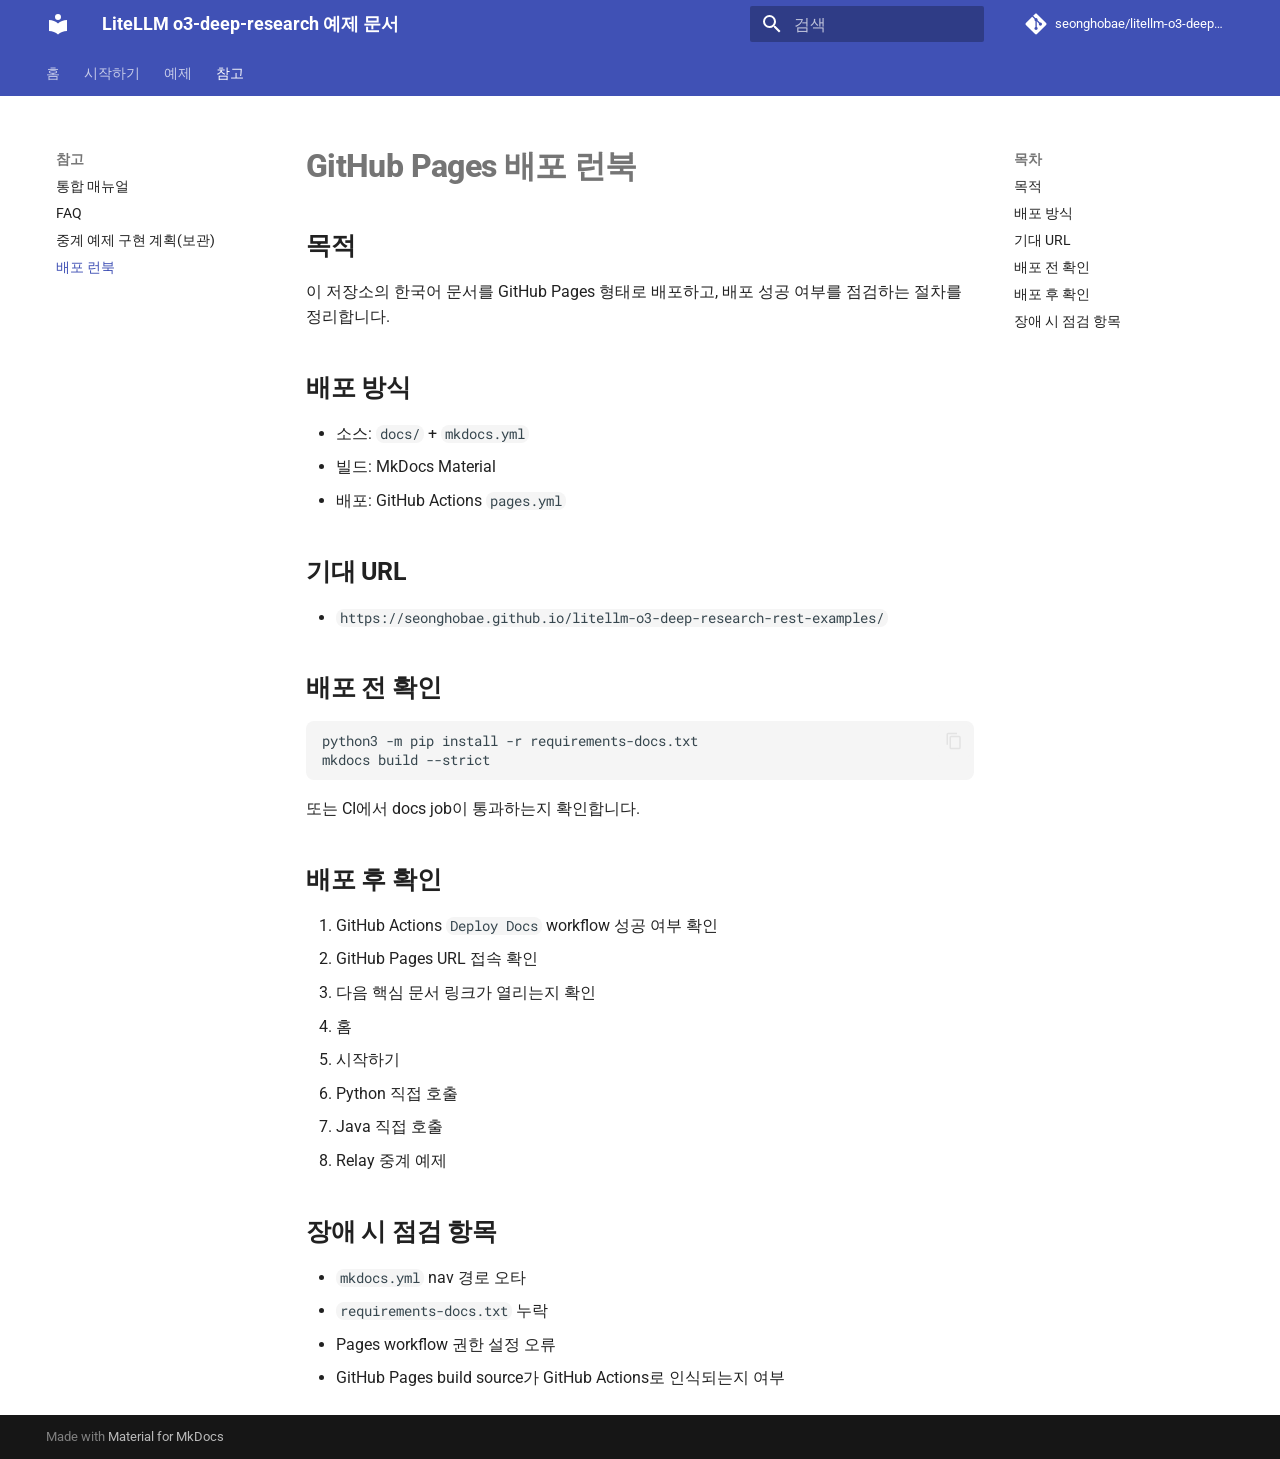
<file: operations/deploy-runbook/index.html>
<!doctype html>
<html lang="ko" class="no-js">
  <head>
    
      <meta charset="utf-8">
      <meta name="viewport" content="width=device-width,initial-scale=1">
      
        <meta name="description" content="LiteLLM Proxy, Python, Java, relay 예제를 위한 한국어 문서 사이트">
      
      
      
        <link rel="canonical" href="https://seonghobae.github.io/litellm-o3-deep-research-rest-examples/operations/deploy-runbook/">
      
      
        <link rel="prev" href="../../ko/relay-toolcalling-plan/">
      
      
      
        
      
      
      <link rel="icon" href="../../assets/images/favicon.png">
      <meta name="generator" content="mkdocs-1.6.1, mkdocs-material-9.7.5">
    
    
      
        <title>배포 런북 - LiteLLM o3-deep-research 예제 문서</title>
      
    
    
      <link rel="stylesheet" href="../../assets/stylesheets/main.484c7ddc.min.css">
      
        
        <link rel="stylesheet" href="../../assets/stylesheets/palette.ab4e12ef.min.css">
      
      


    
    
      
    
    
      
        
        
        <link rel="preconnect" href="https://fonts.gstatic.com" crossorigin>
        <link rel="stylesheet" href="https://fonts.googleapis.com/css?family=Roboto:300,300i,400,400i,700,700i%7CRoboto+Mono:400,400i,700,700i&display=fallback">
        <style>:root{--md-text-font:"Roboto";--md-code-font:"Roboto Mono"}</style>
      
    
    
      <link rel="stylesheet" href="../../stylesheets/extra.css">
    
    <script>__md_scope=new URL("../..",location),__md_hash=e=>[...e].reduce(((e,_)=>(e<<5)-e+_.charCodeAt(0)),0),__md_get=(e,_=localStorage,t=__md_scope)=>JSON.parse(_.getItem(t.pathname+"."+e)),__md_set=(e,_,t=localStorage,a=__md_scope)=>{try{t.setItem(a.pathname+"."+e,JSON.stringify(_))}catch(e){}}</script>
    
      

    
    
  </head>
  
  
    
    
      
    
    
    
    
    <body dir="ltr" data-md-color-scheme="default" data-md-color-primary="indigo" data-md-color-accent="teal">
  
    
    <input class="md-toggle" data-md-toggle="drawer" type="checkbox" id="__drawer" autocomplete="off">
    <input class="md-toggle" data-md-toggle="search" type="checkbox" id="__search" autocomplete="off">
    <label class="md-overlay" for="__drawer"></label>
    <div data-md-component="skip">
      
        
        <a href="#github-pages" class="md-skip">
          콘텐츠로 이동
        </a>
      
    </div>
    <div data-md-component="announce">
      
    </div>
    
    
      

<header class="md-header" data-md-component="header">
  <nav class="md-header__inner md-grid" aria-label="상단/헤더">
    <a href="../.." title="LiteLLM o3-deep-research 예제 문서" class="md-header__button md-logo" aria-label="LiteLLM o3-deep-research 예제 문서" data-md-component="logo">
      
  
  <svg xmlns="http://www.w3.org/2000/svg" viewBox="0 0 24 24"><path d="M12 8a3 3 0 0 0 3-3 3 3 0 0 0-3-3 3 3 0 0 0-3 3 3 3 0 0 0 3 3m0 3.54C9.64 9.35 6.5 8 3 8v11c3.5 0 6.64 1.35 9 3.54 2.36-2.19 5.5-3.54 9-3.54V8c-3.5 0-6.64 1.35-9 3.54"/></svg>

    </a>
    <label class="md-header__button md-icon" for="__drawer">
      
      <svg xmlns="http://www.w3.org/2000/svg" viewBox="0 0 24 24"><path d="M3 6h18v2H3zm0 5h18v2H3zm0 5h18v2H3z"/></svg>
    </label>
    <div class="md-header__title" data-md-component="header-title">
      <div class="md-header__ellipsis">
        <div class="md-header__topic">
          <span class="md-ellipsis">
            LiteLLM o3-deep-research 예제 문서
          </span>
        </div>
        <div class="md-header__topic" data-md-component="header-topic">
          <span class="md-ellipsis">
            
              배포 런북
            
          </span>
        </div>
      </div>
    </div>
    
      
        <form class="md-header__option" data-md-component="palette">
  
    
    
    
    <input class="md-option" data-md-color-media="" data-md-color-scheme="default" data-md-color-primary="indigo" data-md-color-accent="teal"  aria-hidden="true"  type="radio" name="__palette" id="__palette_0">
    
  
</form>
      
    
    
      <script>var palette=__md_get("__palette");if(palette&&palette.color){if("(prefers-color-scheme)"===palette.color.media){var media=matchMedia("(prefers-color-scheme: light)"),input=document.querySelector(media.matches?"[data-md-color-media='(prefers-color-scheme: light)']":"[data-md-color-media='(prefers-color-scheme: dark)']");palette.color.media=input.getAttribute("data-md-color-media"),palette.color.scheme=input.getAttribute("data-md-color-scheme"),palette.color.primary=input.getAttribute("data-md-color-primary"),palette.color.accent=input.getAttribute("data-md-color-accent")}for(var[key,value]of Object.entries(palette.color))document.body.setAttribute("data-md-color-"+key,value)}</script>
    
    
    
      
      
        <label class="md-header__button md-icon" for="__search">
          
          <svg xmlns="http://www.w3.org/2000/svg" viewBox="0 0 24 24"><path d="M9.5 3A6.5 6.5 0 0 1 16 9.5c0 1.61-.59 3.09-1.56 4.23l.27.27h.79l5 5-1.5 1.5-5-5v-.79l-.27-.27A6.52 6.52 0 0 1 9.5 16 6.5 6.5 0 0 1 3 9.5 6.5 6.5 0 0 1 9.5 3m0 2C7 5 5 7 5 9.5S7 14 9.5 14 14 12 14 9.5 12 5 9.5 5"/></svg>
        </label>
        <div class="md-search" data-md-component="search" role="dialog">
  <label class="md-search__overlay" for="__search"></label>
  <div class="md-search__inner" role="search">
    <form class="md-search__form" name="search">
      <input type="text" class="md-search__input" name="query" aria-label="검색" placeholder="검색" autocapitalize="off" autocorrect="off" autocomplete="off" spellcheck="false" data-md-component="search-query" required>
      <label class="md-search__icon md-icon" for="__search">
        
        <svg xmlns="http://www.w3.org/2000/svg" viewBox="0 0 24 24"><path d="M9.5 3A6.5 6.5 0 0 1 16 9.5c0 1.61-.59 3.09-1.56 4.23l.27.27h.79l5 5-1.5 1.5-5-5v-.79l-.27-.27A6.52 6.52 0 0 1 9.5 16 6.5 6.5 0 0 1 3 9.5 6.5 6.5 0 0 1 9.5 3m0 2C7 5 5 7 5 9.5S7 14 9.5 14 14 12 14 9.5 12 5 9.5 5"/></svg>
        
        <svg xmlns="http://www.w3.org/2000/svg" viewBox="0 0 24 24"><path d="M20 11v2H8l5.5 5.5-1.42 1.42L4.16 12l7.92-7.92L13.5 5.5 8 11z"/></svg>
      </label>
      <nav class="md-search__options" aria-label="검색">
        
        <button type="reset" class="md-search__icon md-icon" title="지우기" aria-label="지우기" tabindex="-1">
          
          <svg xmlns="http://www.w3.org/2000/svg" viewBox="0 0 24 24"><path d="M19 6.41 17.59 5 12 10.59 6.41 5 5 6.41 10.59 12 5 17.59 6.41 19 12 13.41 17.59 19 19 17.59 13.41 12z"/></svg>
        </button>
      </nav>
      
        <div class="md-search__suggest" data-md-component="search-suggest"></div>
      
    </form>
    <div class="md-search__output">
      <div class="md-search__scrollwrap" tabindex="0" data-md-scrollfix>
        <div class="md-search-result" data-md-component="search-result">
          <div class="md-search-result__meta">
            검색 초기화
          </div>
          <ol class="md-search-result__list" role="presentation"></ol>
        </div>
      </div>
    </div>
  </div>
</div>
      
    
    
      <div class="md-header__source">
        <a href="https://github.com/seonghobae/litellm-o3-deep-research-rest-examples" title="저장소로 이동" class="md-source" data-md-component="source">
  <div class="md-source__icon md-icon">
    
    <svg xmlns="http://www.w3.org/2000/svg" viewBox="0 0 448 512"><!--! Font Awesome Free 7.1.0 by @fontawesome - https://fontawesome.com License - https://fontawesome.com/license/free (Icons: CC BY 4.0, Fonts: SIL OFL 1.1, Code: MIT License) Copyright 2025 Fonticons, Inc.--><path d="M439.6 236.1 244 40.5c-5.4-5.5-12.8-8.5-20.4-8.5s-15 3-20.4 8.4L162.5 81l51.5 51.5c27.1-9.1 52.7 16.8 43.4 43.7l49.7 49.7c34.2-11.8 61.2 31 35.5 56.7-26.5 26.5-70.2-2.9-56-37.3L240.3 199v121.9c25.3 12.5 22.3 41.8 9.1 55-6.4 6.4-15.2 10.1-24.3 10.1s-17.8-3.6-24.3-10.1c-17.6-17.6-11.1-46.9 11.2-56v-123c-20.8-8.5-24.6-30.7-18.6-45L142.6 101 8.5 235.1C3 240.6 0 247.9 0 255.5s3 15 8.5 20.4l195.6 195.7c5.4 5.4 12.7 8.4 20.4 8.4s15-3 20.4-8.4l194.7-194.7c5.4-5.4 8.4-12.8 8.4-20.4s-3-15-8.4-20.4"/></svg>
  </div>
  <div class="md-source__repository">
    seonghobae/litellm-o3-deep-research-rest-examples
  </div>
</a>
      </div>
    
  </nav>
  
</header>
    
    <div class="md-container" data-md-component="container">
      
      
        
          
            
<nav class="md-tabs" aria-label="탭" data-md-component="tabs">
  <div class="md-grid">
    <ul class="md-tabs__list">
      
        
  
  
  
  
    <li class="md-tabs__item">
      <a href="../.." class="md-tabs__link">
        
  
  
    
  
  홈

      </a>
    </li>
  

      
        
  
  
  
  
    <li class="md-tabs__item">
      <a href="../../ko/quickstart/" class="md-tabs__link">
        
  
  
    
  
  시작하기

      </a>
    </li>
  

      
        
  
  
  
  
    
    
      <li class="md-tabs__item">
        <a href="../../ko/python-example/" class="md-tabs__link">
          
  
  
  예제

        </a>
      </li>
    
  

      
        
  
  
  
    
  
  
    
    
      <li class="md-tabs__item md-tabs__item--active">
        <a href="../../ko/manual/" class="md-tabs__link">
          
  
  
  참고

        </a>
      </li>
    
  

      
    </ul>
  </div>
</nav>
          
        
      
      <main class="md-main" data-md-component="main">
        <div class="md-main__inner md-grid">
          
            
              
              <div class="md-sidebar md-sidebar--primary" data-md-component="sidebar" data-md-type="navigation" >
                <div class="md-sidebar__scrollwrap">
                  <div class="md-sidebar__inner">
                    


  


<nav class="md-nav md-nav--primary md-nav--lifted" aria-label="네비게이션" data-md-level="0">
  <label class="md-nav__title" for="__drawer">
    <a href="../.." title="LiteLLM o3-deep-research 예제 문서" class="md-nav__button md-logo" aria-label="LiteLLM o3-deep-research 예제 문서" data-md-component="logo">
      
  
  <svg xmlns="http://www.w3.org/2000/svg" viewBox="0 0 24 24"><path d="M12 8a3 3 0 0 0 3-3 3 3 0 0 0-3-3 3 3 0 0 0-3 3 3 3 0 0 0 3 3m0 3.54C9.64 9.35 6.5 8 3 8v11c3.5 0 6.64 1.35 9 3.54 2.36-2.19 5.5-3.54 9-3.54V8c-3.5 0-6.64 1.35-9 3.54"/></svg>

    </a>
    LiteLLM o3-deep-research 예제 문서
  </label>
  
    <div class="md-nav__source">
      <a href="https://github.com/seonghobae/litellm-o3-deep-research-rest-examples" title="저장소로 이동" class="md-source" data-md-component="source">
  <div class="md-source__icon md-icon">
    
    <svg xmlns="http://www.w3.org/2000/svg" viewBox="0 0 448 512"><!--! Font Awesome Free 7.1.0 by @fontawesome - https://fontawesome.com License - https://fontawesome.com/license/free (Icons: CC BY 4.0, Fonts: SIL OFL 1.1, Code: MIT License) Copyright 2025 Fonticons, Inc.--><path d="M439.6 236.1 244 40.5c-5.4-5.5-12.8-8.5-20.4-8.5s-15 3-20.4 8.4L162.5 81l51.5 51.5c27.1-9.1 52.7 16.8 43.4 43.7l49.7 49.7c34.2-11.8 61.2 31 35.5 56.7-26.5 26.5-70.2-2.9-56-37.3L240.3 199v121.9c25.3 12.5 22.3 41.8 9.1 55-6.4 6.4-15.2 10.1-24.3 10.1s-17.8-3.6-24.3-10.1c-17.6-17.6-11.1-46.9 11.2-56v-123c-20.8-8.5-24.6-30.7-18.6-45L142.6 101 8.5 235.1C3 240.6 0 247.9 0 255.5s3 15 8.5 20.4l195.6 195.7c5.4 5.4 12.7 8.4 20.4 8.4s15-3 20.4-8.4l194.7-194.7c5.4-5.4 8.4-12.8 8.4-20.4s-3-15-8.4-20.4"/></svg>
  </div>
  <div class="md-source__repository">
    seonghobae/litellm-o3-deep-research-rest-examples
  </div>
</a>
    </div>
  
  <ul class="md-nav__list" data-md-scrollfix>
    
      
      
  
  
  
  
    <li class="md-nav__item">
      <a href="../.." class="md-nav__link">
        
  
  
  <span class="md-ellipsis">
    
  
    홈
  

    
  </span>
  
  

      </a>
    </li>
  

    
      
      
  
  
  
  
    <li class="md-nav__item">
      <a href="../../ko/quickstart/" class="md-nav__link">
        
  
  
  <span class="md-ellipsis">
    
  
    시작하기
  

    
  </span>
  
  

      </a>
    </li>
  

    
      
      
  
  
  
  
    
    
    
    
      
      
        
      
    
    
    <li class="md-nav__item md-nav__item--nested">
      
        
        
        <input class="md-nav__toggle md-toggle " type="checkbox" id="__nav_3" >
        
          
          <label class="md-nav__link" for="__nav_3" id="__nav_3_label" tabindex="0">
            
  
  
  <span class="md-ellipsis">
    
  
    예제
  

    
  </span>
  
  

            <span class="md-nav__icon md-icon"></span>
          </label>
        
        <nav class="md-nav" data-md-level="1" aria-labelledby="__nav_3_label" aria-expanded="false">
          <label class="md-nav__title" for="__nav_3">
            <span class="md-nav__icon md-icon"></span>
            
  
    예제
  

          </label>
          <ul class="md-nav__list" data-md-scrollfix>
            
              
                
  
  
  
  
    <li class="md-nav__item">
      <a href="../../ko/python-example/" class="md-nav__link">
        
  
  
  <span class="md-ellipsis">
    
  
    Python 직접 호출
  

    
  </span>
  
  

      </a>
    </li>
  

              
            
              
                
  
  
  
  
    <li class="md-nav__item">
      <a href="../../ko/java-example/" class="md-nav__link">
        
  
  
  <span class="md-ellipsis">
    
  
    Java 직접 호출
  

    
  </span>
  
  

      </a>
    </li>
  

              
            
              
                
  
  
  
  
    <li class="md-nav__item">
      <a href="../../ko/relay-example/" class="md-nav__link">
        
  
  
  <span class="md-ellipsis">
    
  
    Relay 중계 예제
  

    
  </span>
  
  

      </a>
    </li>
  

              
            
              
                
  
  
  
  
    <li class="md-nav__item">
      <a href="../../ko/responses-guide/" class="md-nav__link">
        
  
  
  <span class="md-ellipsis">
    
  
    Responses / Background / Relay 스트리밍
  

    
  </span>
  
  

      </a>
    </li>
  

              
            
              
                
  
  
  
  
    <li class="md-nav__item">
      <a href="../../ko/auto-toolcalling/" class="md-nav__link">
        
  
  
  <span class="md-ellipsis">
    
  
    자동 Tool Calling
  

    
  </span>
  
  

      </a>
    </li>
  

              
            
          </ul>
        </nav>
      
    </li>
  

    
      
      
  
  
    
  
  
  
    
    
    
    
      
        
        
      
      
        
      
    
    
    <li class="md-nav__item md-nav__item--active md-nav__item--section md-nav__item--nested">
      
        
        
        <input class="md-nav__toggle md-toggle " type="checkbox" id="__nav_4" checked>
        
          
          <label class="md-nav__link" for="__nav_4" id="__nav_4_label" tabindex="">
            
  
  
  <span class="md-ellipsis">
    
  
    참고
  

    
  </span>
  
  

            <span class="md-nav__icon md-icon"></span>
          </label>
        
        <nav class="md-nav" data-md-level="1" aria-labelledby="__nav_4_label" aria-expanded="true">
          <label class="md-nav__title" for="__nav_4">
            <span class="md-nav__icon md-icon"></span>
            
  
    참고
  

          </label>
          <ul class="md-nav__list" data-md-scrollfix>
            
              
                
  
  
  
  
    <li class="md-nav__item">
      <a href="../../ko/manual/" class="md-nav__link">
        
  
  
  <span class="md-ellipsis">
    
  
    통합 매뉴얼
  

    
  </span>
  
  

      </a>
    </li>
  

              
            
              
                
  
  
  
  
    <li class="md-nav__item">
      <a href="../../ko/faq/" class="md-nav__link">
        
  
  
  <span class="md-ellipsis">
    
  
    FAQ
  

    
  </span>
  
  

      </a>
    </li>
  

              
            
              
                
  
  
  
  
    <li class="md-nav__item">
      <a href="../../ko/relay-toolcalling-plan/" class="md-nav__link">
        
  
  
  <span class="md-ellipsis">
    
  
    중계 예제 구현 계획(보관)
  

    
  </span>
  
  

      </a>
    </li>
  

              
            
              
                
  
  
    
  
  
  
    <li class="md-nav__item md-nav__item--active">
      
      <input class="md-nav__toggle md-toggle" type="checkbox" id="__toc">
      
      
        
      
      
        <label class="md-nav__link md-nav__link--active" for="__toc">
          
  
  
  <span class="md-ellipsis">
    
  
    배포 런북
  

    
  </span>
  
  

          <span class="md-nav__icon md-icon"></span>
        </label>
      
      <a href="./" class="md-nav__link md-nav__link--active">
        
  
  
  <span class="md-ellipsis">
    
  
    배포 런북
  

    
  </span>
  
  

      </a>
      
        

<nav class="md-nav md-nav--secondary" aria-label="목차">
  
  
  
    
  
  
    <label class="md-nav__title" for="__toc">
      <span class="md-nav__icon md-icon"></span>
      목차
    </label>
    <ul class="md-nav__list" data-md-component="toc" data-md-scrollfix>
      
        <li class="md-nav__item">
  <a href="#_1" class="md-nav__link">
    <span class="md-ellipsis">
      
        목적
      
    </span>
  </a>
  
</li>
      
        <li class="md-nav__item">
  <a href="#_2" class="md-nav__link">
    <span class="md-ellipsis">
      
        배포 방식
      
    </span>
  </a>
  
</li>
      
        <li class="md-nav__item">
  <a href="#url" class="md-nav__link">
    <span class="md-ellipsis">
      
        기대 URL
      
    </span>
  </a>
  
</li>
      
        <li class="md-nav__item">
  <a href="#_3" class="md-nav__link">
    <span class="md-ellipsis">
      
        배포 전 확인
      
    </span>
  </a>
  
</li>
      
        <li class="md-nav__item">
  <a href="#_4" class="md-nav__link">
    <span class="md-ellipsis">
      
        배포 후 확인
      
    </span>
  </a>
  
</li>
      
        <li class="md-nav__item">
  <a href="#_5" class="md-nav__link">
    <span class="md-ellipsis">
      
        장애 시 점검 항목
      
    </span>
  </a>
  
</li>
      
    </ul>
  
</nav>
      
    </li>
  

              
            
          </ul>
        </nav>
      
    </li>
  

    
  </ul>
</nav>
                  </div>
                </div>
              </div>
            
            
              
              <div class="md-sidebar md-sidebar--secondary" data-md-component="sidebar" data-md-type="toc" >
                <div class="md-sidebar__scrollwrap">
                  <div class="md-sidebar__inner">
                    

<nav class="md-nav md-nav--secondary" aria-label="목차">
  
  
  
    
  
  
    <label class="md-nav__title" for="__toc">
      <span class="md-nav__icon md-icon"></span>
      목차
    </label>
    <ul class="md-nav__list" data-md-component="toc" data-md-scrollfix>
      
        <li class="md-nav__item">
  <a href="#_1" class="md-nav__link">
    <span class="md-ellipsis">
      
        목적
      
    </span>
  </a>
  
</li>
      
        <li class="md-nav__item">
  <a href="#_2" class="md-nav__link">
    <span class="md-ellipsis">
      
        배포 방식
      
    </span>
  </a>
  
</li>
      
        <li class="md-nav__item">
  <a href="#url" class="md-nav__link">
    <span class="md-ellipsis">
      
        기대 URL
      
    </span>
  </a>
  
</li>
      
        <li class="md-nav__item">
  <a href="#_3" class="md-nav__link">
    <span class="md-ellipsis">
      
        배포 전 확인
      
    </span>
  </a>
  
</li>
      
        <li class="md-nav__item">
  <a href="#_4" class="md-nav__link">
    <span class="md-ellipsis">
      
        배포 후 확인
      
    </span>
  </a>
  
</li>
      
        <li class="md-nav__item">
  <a href="#_5" class="md-nav__link">
    <span class="md-ellipsis">
      
        장애 시 점검 항목
      
    </span>
  </a>
  
</li>
      
    </ul>
  
</nav>
                  </div>
                </div>
              </div>
            
          
          
            <div class="md-content" data-md-component="content">
              
              <article class="md-content__inner md-typeset">
                
                  


  
  


<h1 id="github-pages">GitHub Pages 배포 런북<a class="headerlink" href="#github-pages" title="Permanent link">&para;</a></h1>
<h2 id="_1">목적<a class="headerlink" href="#_1" title="Permanent link">&para;</a></h2>
<p>이 저장소의 한국어 문서를 GitHub Pages 형태로 배포하고, 배포 성공 여부를 점검하는 절차를 정리합니다.</p>
<h2 id="_2">배포 방식<a class="headerlink" href="#_2" title="Permanent link">&para;</a></h2>
<ul>
<li>소스: <code>docs/</code> + <code>mkdocs.yml</code></li>
<li>빌드: MkDocs Material</li>
<li>배포: GitHub Actions <code>pages.yml</code></li>
</ul>
<h2 id="url">기대 URL<a class="headerlink" href="#url" title="Permanent link">&para;</a></h2>
<ul>
<li><code>https://seonghobae.github.io/litellm-o3-deep-research-rest-examples/</code></li>
</ul>
<h2 id="_3">배포 전 확인<a class="headerlink" href="#_3" title="Permanent link">&para;</a></h2>
<div class="highlight"><pre><span></span><code><a id="__codelineno-0-1" name="__codelineno-0-1" href="#__codelineno-0-1"></a>python3<span class="w"> </span>-m<span class="w"> </span>pip<span class="w"> </span>install<span class="w"> </span>-r<span class="w"> </span>requirements-docs.txt
<a id="__codelineno-0-2" name="__codelineno-0-2" href="#__codelineno-0-2"></a>mkdocs<span class="w"> </span>build<span class="w"> </span>--strict
</code></pre></div>
<p>또는 CI에서 docs job이 통과하는지 확인합니다.</p>
<h2 id="_4">배포 후 확인<a class="headerlink" href="#_4" title="Permanent link">&para;</a></h2>
<ol>
<li>GitHub Actions <code>Deploy Docs</code> workflow 성공 여부 확인</li>
<li>GitHub Pages URL 접속 확인</li>
<li>다음 핵심 문서 링크가 열리는지 확인</li>
<li>홈</li>
<li>시작하기</li>
<li>Python 직접 호출</li>
<li>Java 직접 호출</li>
<li>Relay 중계 예제</li>
</ol>
<h2 id="_5">장애 시 점검 항목<a class="headerlink" href="#_5" title="Permanent link">&para;</a></h2>
<ul>
<li><code>mkdocs.yml</code> nav 경로 오타</li>
<li><code>requirements-docs.txt</code> 누락</li>
<li>Pages workflow 권한 설정 오류</li>
<li>GitHub Pages build source가 GitHub Actions로 인식되는지 여부</li>
</ul>












                
              </article>
            </div>
          
          
<script>var target=document.getElementById(location.hash.slice(1));target&&target.name&&(target.checked=target.name.startsWith("__tabbed_"))</script>
        </div>
        
          <button type="button" class="md-top md-icon" data-md-component="top" hidden>
  
  <svg xmlns="http://www.w3.org/2000/svg" viewBox="0 0 24 24"><path d="M13 20h-2V8l-5.5 5.5-1.42-1.42L12 4.16l7.92 7.92-1.42 1.42L13 8z"/></svg>
  맨위로
</button>
        
      </main>
      
        <footer class="md-footer">
  
  <div class="md-footer-meta md-typeset">
    <div class="md-footer-meta__inner md-grid">
      <div class="md-copyright">
  
  
    Made with
    <a href="https://squidfunk.github.io/mkdocs-material/" target="_blank" rel="noopener">
      Material for MkDocs
    </a>
  
</div>
      
    </div>
  </div>
</footer>
      
    </div>
    <div class="md-dialog" data-md-component="dialog">
      <div class="md-dialog__inner md-typeset"></div>
    </div>
    
    
    
      
      
      <script id="__config" type="application/json">{"annotate": null, "base": "../..", "features": ["navigation.tabs", "navigation.sections", "navigation.top", "content.code.copy", "search.suggest", "search.highlight"], "search": "../../assets/javascripts/workers/search.2c215733.min.js", "tags": null, "translations": {"clipboard.copied": "\ud074\ub9bd\ubcf4\ub4dc\uc5d0 \ubcf5\uc0ac\ub428", "clipboard.copy": "\ud074\ub9bd\ubcf4\ub4dc\ub85c \ubcf5\uc0ac", "search.result.more.one": "\uc774 \ubb38\uc11c\uc5d0\uc11c 1\uac1c\uc758 \uac80\uc0c9 \uacb0\uacfc \ub354 \ubcf4\uae30", "search.result.more.other": "\uc774 \ubb38\uc11c\uc5d0\uc11c #\uac1c\uc758 \uac80\uc0c9 \uacb0\uacfc \ub354 \ubcf4\uae30", "search.result.none": "\uac80\uc0c9\uc5b4\uc640 \uc77c\uce58\ud558\ub294 \ubb38\uc11c\uac00 \uc5c6\uc2b5\ub2c8\ub2e4", "search.result.one": "1\uac1c\uc758 \uc77c\uce58\ud558\ub294 \ubb38\uc11c", "search.result.other": "#\uac1c\uc758 \uc77c\uce58\ud558\ub294 \ubb38\uc11c", "search.result.placeholder": "\uac80\uc0c9\uc5b4\ub97c \uc785\ub825\ud558\uc138\uc694", "search.result.term.missing": "\ud3ec\ud568\ub418\uc9c0 \uc54a\uc740 \uac80\uc0c9\uc5b4", "select.version": "\ubc84\uc804 \uc120\ud0dd"}, "version": null}</script>
    
    
      <script src="../../assets/javascripts/bundle.79ae519e.min.js"></script>
      
    
  </body>
</html>
</file>
<file: stylesheets/extra.css>
:root {
  --md-primary-fg-color: #243b7b;
  --md-accent-fg-color: #0f9d8a;
}

.md-header {
  backdrop-filter: blur(10px);
}

.md-main__inner {
  max-width: 1200px;
}

.md-typeset h1 {
  font-weight: 800;
  letter-spacing: -0.02em;
}

.md-typeset h2,
.md-typeset h3 {
  font-weight: 700;
}

.md-typeset code {
  border-radius: 0.4rem;
}

.md-typeset .admonition,
.md-typeset details {
  border-radius: 0.8rem;
}
</file>
<file: assets/stylesheets/main.484c7ddc.min.css>
@charset "UTF-8";html{-webkit-text-size-adjust:none;-moz-text-size-adjust:none;text-size-adjust:none;box-sizing:border-box}*,:after,:before{box-sizing:inherit}@media (prefers-reduced-motion){*,:after,:before{transition:none!important}}body{margin:0}a,button,input,label{-webkit-tap-highlight-color:transparent}a{color:inherit;text-decoration:none}hr{border:0;box-sizing:initial;display:block;height:.05rem;overflow:visible;padding:0}small{font-size:80%}sub,sup{line-height:1em}img{border-style:none}table{border-collapse:initial;border-spacing:0}td,th{font-weight:400;vertical-align:top}button{background:#0000;border:0;font-family:inherit;font-size:inherit;margin:0;padding:0}input{border:0;outline:none}:root{--md-primary-fg-color:#4051b5;--md-primary-fg-color--light:#5d6cc0;--md-primary-fg-color--dark:#303fa1;--md-primary-bg-color:#fff;--md-primary-bg-color--light:#ffffffb3;--md-accent-fg-color:#526cfe;--md-accent-fg-color--transparent:#526cfe1a;--md-accent-bg-color:#fff;--md-accent-bg-color--light:#ffffffb3}[data-md-color-scheme=default]{color-scheme:light}[data-md-color-scheme=default] img[src$="#gh-dark-mode-only"],[data-md-color-scheme=default] img[src$="#only-dark"]{display:none}:root,[data-md-color-scheme=default]{--md-hue:225deg;--md-default-fg-color:#000000de;--md-default-fg-color--light:#0000008a;--md-default-fg-color--lighter:#00000052;--md-default-fg-color--lightest:#00000012;--md-default-bg-color:#fff;--md-default-bg-color--light:#ffffffb3;--md-default-bg-color--lighter:#ffffff4d;--md-default-bg-color--lightest:#ffffff1f;--md-code-fg-color:#36464e;--md-code-bg-color:#f5f5f5;--md-code-bg-color--light:#f5f5f5b3;--md-code-bg-color--lighter:#f5f5f54d;--md-code-hl-color:#4287ff;--md-code-hl-color--light:#4287ff1a;--md-code-hl-number-color:#d52a2a;--md-code-hl-special-color:#db1457;--md-code-hl-function-color:#a846b9;--md-code-hl-constant-color:#6e59d9;--md-code-hl-keyword-color:#3f6ec6;--md-code-hl-string-color:#1c7d4d;--md-code-hl-name-color:var(--md-code-fg-color);--md-code-hl-operator-color:var(--md-default-fg-color--light);--md-code-hl-punctuation-color:var(--md-default-fg-color--light);--md-code-hl-comment-color:var(--md-default-fg-color--light);--md-code-hl-generic-color:var(--md-default-fg-color--light);--md-code-hl-variable-color:var(--md-default-fg-color--light);--md-typeset-color:var(--md-default-fg-color);--md-typeset-a-color:var(--md-primary-fg-color);--md-typeset-del-color:#f5503d26;--md-typeset-ins-color:#0bd57026;--md-typeset-kbd-color:#fafafa;--md-typeset-kbd-accent-color:#fff;--md-typeset-kbd-border-color:#b8b8b8;--md-typeset-mark-color:#ffff0080;--md-typeset-table-color:#0000001f;--md-typeset-table-color--light:rgba(0,0,0,.035);--md-admonition-fg-color:var(--md-default-fg-color);--md-admonition-bg-color:var(--md-default-bg-color);--md-warning-fg-color:#000000de;--md-warning-bg-color:#ff9;--md-footer-fg-color:#fff;--md-footer-fg-color--light:#ffffffb3;--md-footer-fg-color--lighter:#ffffff73;--md-footer-bg-color:#000000de;--md-footer-bg-color--dark:#00000052;--md-shadow-z1:0 0.2rem 0.5rem #0000000d,0 0 0.05rem #0000001a;--md-shadow-z2:0 0.2rem 0.5rem #0000001a,0 0 0.05rem #00000040;--md-shadow-z3:0 0.2rem 0.5rem #0003,0 0 0.05rem #00000059}.md-icon svg{fill:currentcolor;display:block;height:1.2rem;width:1.2rem}body{-webkit-font-smoothing:antialiased;-moz-osx-font-smoothing:grayscale;--md-text-font-family:var(--md-text-font,_),-apple-system,BlinkMacSystemFont,Helvetica,Arial,sans-serif;--md-code-font-family:var(--md-code-font,_),SFMono-Regular,Consolas,Menlo,monospace}aside,body,input{font-feature-settings:"kern","liga";color:var(--md-typeset-color);font-family:var(--md-text-font-family)}code,kbd,pre{font-feature-settings:"kern";font-family:var(--md-code-font-family)}:root{--md-typeset-table-sort-icon:url('data:image/svg+xml;charset=utf-8,<svg xmlns="http://www.w3.org/2000/svg" viewBox="0 0 24 24"><path d="m18 21-4-4h3V7h-3l4-4 4 4h-3v10h3M2 19v-2h10v2M2 13v-2h7v2M2 7V5h4v2z"/></svg>');--md-typeset-table-sort-icon--asc:url('data:image/svg+xml;charset=utf-8,<svg xmlns="http://www.w3.org/2000/svg" viewBox="0 0 24 24"><path d="M19 17h3l-4 4-4-4h3V3h2M2 17h10v2H2M6 5v2H2V5m0 6h7v2H2z"/></svg>');--md-typeset-table-sort-icon--desc:url('data:image/svg+xml;charset=utf-8,<svg xmlns="http://www.w3.org/2000/svg" viewBox="0 0 24 24"><path d="M19 7h3l-4-4-4 4h3v14h2M2 17h10v2H2M6 5v2H2V5m0 6h7v2H2z"/></svg>')}.md-typeset{-webkit-print-color-adjust:exact;color-adjust:exact;font-size:.8rem;line-height:1.6;overflow-wrap:break-word}@media print{.md-typeset{font-size:.68rem}}.md-typeset blockquote,.md-typeset dl,.md-typeset figure,.md-typeset ol,.md-typeset pre,.md-typeset ul{margin-bottom:1em;margin-top:1em}.md-typeset h1{color:var(--md-default-fg-color--light);font-size:2em;line-height:1.3;margin:0 0 1.25em}.md-typeset h1,.md-typeset h2{font-weight:300;letter-spacing:-.01em}.md-typeset h2{font-size:1.5625em;line-height:1.4;margin:1.6em 0 .64em}.md-typeset h3{font-size:1.25em;font-weight:400;letter-spacing:-.01em;line-height:1.5;margin:1.6em 0 .8em}.md-typeset h2+h3{margin-top:.8em}.md-typeset h4{font-weight:700;letter-spacing:-.01em;margin:1em 0}.md-typeset h5,.md-typeset h6{color:var(--md-default-fg-color--light);font-size:.8em;font-weight:700;letter-spacing:-.01em;margin:1.25em 0}.md-typeset h5{text-transform:uppercase}.md-typeset h5 code{text-transform:none}.md-typeset hr{border-bottom:.05rem solid var(--md-default-fg-color--lightest);display:flow-root;margin:1.5em 0}.md-typeset a{color:var(--md-typeset-a-color);word-break:break-word}.md-typeset a,.md-typeset a:before{transition:color 125ms}.md-typeset a:focus,.md-typeset a:hover{color:var(--md-accent-fg-color)}.md-typeset a:focus code,.md-typeset a:hover code{background-color:var(--md-accent-fg-color--transparent);color:var(--md-accent-fg-color)}.md-typeset a code{color:var(--md-typeset-a-color)}.md-typeset a.focus-visible{outline-color:var(--md-accent-fg-color);outline-offset:.2rem}.md-typeset code,.md-typeset kbd,.md-typeset pre{color:var(--md-code-fg-color);direction:ltr;font-variant-ligatures:none;transition:background-color 125ms}@media print{.md-typeset code,.md-typeset kbd,.md-typeset pre{white-space:pre-wrap}}.md-typeset code{background-color:var(--md-code-bg-color);border-radius:.1rem;-webkit-box-decoration-break:clone;box-decoration-break:clone;font-size:.85em;padding:0 .2941176471em;transition:color 125ms,background-color 125ms;word-break:break-word}.md-typeset code:not(.focus-visible){-webkit-tap-highlight-color:transparent;outline:none}.md-typeset pre{display:flow-root;line-height:1.4;position:relative}.md-typeset pre>code{-webkit-box-decoration-break:slice;box-decoration-break:slice;box-shadow:none;display:block;margin:0;outline-color:var(--md-accent-fg-color);overflow:auto;padding:.7720588235em 1.1764705882em;scrollbar-color:var(--md-default-fg-color--lighter) #0000;scrollbar-width:thin;touch-action:auto;word-break:normal}.md-typeset pre>code:hover{scrollbar-color:var(--md-accent-fg-color) #0000}.md-typeset pre>code::-webkit-scrollbar{height:.2rem;width:.2rem}.md-typeset pre>code::-webkit-scrollbar-thumb{background-color:var(--md-default-fg-color--lighter)}.md-typeset pre>code::-webkit-scrollbar-thumb:hover{background-color:var(--md-accent-fg-color)}.md-typeset kbd{background-color:var(--md-typeset-kbd-color);border-radius:.1rem;box-shadow:0 .1rem 0 .05rem var(--md-typeset-kbd-border-color),0 .1rem 0 var(--md-typeset-kbd-border-color),0 -.1rem .2rem var(--md-typeset-kbd-accent-color) inset;color:var(--md-default-fg-color);display:inline-block;font-size:.75em;padding:0 .6666666667em;vertical-align:text-top;word-break:break-word}.md-typeset mark{background-color:var(--md-typeset-mark-color);-webkit-box-decoration-break:clone;box-decoration-break:clone;color:inherit;word-break:break-word}.md-typeset abbr{cursor:help;text-decoration:none}.md-typeset [data-preview],.md-typeset abbr{border-bottom:.05rem dotted var(--md-default-fg-color--light)}.md-typeset small{opacity:.75}[dir=ltr] .md-typeset sub,[dir=ltr] .md-typeset sup{margin-left:.078125em}[dir=rtl] .md-typeset sub,[dir=rtl] .md-typeset sup{margin-right:.078125em}[dir=ltr] .md-typeset blockquote{padding-left:.6rem}[dir=rtl] .md-typeset blockquote{padding-right:.6rem}[dir=ltr] .md-typeset blockquote{border-left:.2rem solid var(--md-default-fg-color--lighter)}[dir=rtl] .md-typeset blockquote{border-right:.2rem solid var(--md-default-fg-color--lighter)}.md-typeset blockquote{color:var(--md-default-fg-color--light);margin-left:0;margin-right:0}.md-typeset ul{list-style-type:disc}.md-typeset ul[type]{list-style-type:revert-layer}[dir=ltr] .md-typeset ol,[dir=ltr] .md-typeset ul{margin-left:.625em}[dir=rtl] .md-typeset ol,[dir=rtl] .md-typeset ul{margin-right:.625em}.md-typeset ol,.md-typeset ul{padding:0}.md-typeset ol:not([hidden]),.md-typeset ul:not([hidden]){display:flow-root}.md-typeset ol ol,.md-typeset ul ol{list-style-type:lower-alpha}.md-typeset ol ol ol,.md-typeset ul ol ol{list-style-type:lower-roman}.md-typeset ol ol ol ol,.md-typeset ul ol ol ol{list-style-type:upper-alpha}.md-typeset ol ol ol ol ol,.md-typeset ul ol ol ol ol{list-style-type:upper-roman}.md-typeset ol[type],.md-typeset ul[type]{list-style-type:revert-layer}[dir=ltr] .md-typeset ol li,[dir=ltr] .md-typeset ul li{margin-left:1.25em}[dir=rtl] .md-typeset ol li,[dir=rtl] .md-typeset ul li{margin-right:1.25em}.md-typeset ol li,.md-typeset ul li{margin-bottom:.5em}.md-typeset ol li blockquote,.md-typeset ol li p,.md-typeset ul li blockquote,.md-typeset ul li p{margin:.5em 0}.md-typeset ol li:last-child,.md-typeset ul li:last-child{margin-bottom:0}[dir=ltr] .md-typeset ol li ol,[dir=ltr] .md-typeset ol li ul,[dir=ltr] .md-typeset ul li ol,[dir=ltr] .md-typeset ul li ul{margin-left:.625em}[dir=rtl] .md-typeset ol li ol,[dir=rtl] .md-typeset ol li ul,[dir=rtl] .md-typeset ul li ol,[dir=rtl] .md-typeset ul li ul{margin-right:.625em}.md-typeset ol li ol,.md-typeset ol li ul,.md-typeset ul li ol,.md-typeset ul li ul{margin-bottom:.5em;margin-top:.5em}[dir=ltr] .md-typeset dd{margin-left:1.875em}[dir=rtl] .md-typeset dd{margin-right:1.875em}.md-typeset dd{margin-bottom:1.5em;margin-top:1em}.md-typeset img,.md-typeset svg,.md-typeset video{height:auto;max-width:100%}.md-typeset img[align=left]{margin:1em 1em 1em 0}.md-typeset img[align=right]{margin:1em 0 1em 1em}.md-typeset img[align]:only-child{margin-top:0}.md-typeset figure{display:flow-root;margin:1em auto;max-width:100%;text-align:center;width:fit-content}.md-typeset figure img{display:block;margin:0 auto}.md-typeset figcaption{font-style:italic;margin:1em auto;max-width:24rem}.md-typeset iframe{max-width:100%}.md-typeset table:not([class]){background-color:var(--md-default-bg-color);border:.05rem solid var(--md-typeset-table-color);border-radius:.1rem;display:inline-block;font-size:.64rem;max-width:100%;overflow:auto;touch-action:auto}@media print{.md-typeset table:not([class]){display:table}}.md-typeset table:not([class])+*{margin-top:1.5em}.md-typeset table:not([class]) td>:first-child,.md-typeset table:not([class]) th>:first-child{margin-top:0}.md-typeset table:not([class]) td>:last-child,.md-typeset table:not([class]) th>:last-child{margin-bottom:0}.md-typeset table:not([class]) td:not([align]),.md-typeset table:not([class]) th:not([align]){text-align:left}[dir=rtl] .md-typeset table:not([class]) td:not([align]),[dir=rtl] .md-typeset table:not([class]) th:not([align]){text-align:right}.md-typeset table:not([class]) th{font-weight:700;min-width:5rem;padding:.9375em 1.25em;vertical-align:top}.md-typeset table:not([class]) td{border-top:.05rem solid var(--md-typeset-table-color);padding:.9375em 1.25em;vertical-align:top}.md-typeset table:not([class]) tbody tr{transition:background-color 125ms}.md-typeset table:not([class]) tbody tr:hover{background-color:var(--md-typeset-table-color--light);box-shadow:0 .05rem 0 var(--md-default-bg-color) inset}.md-typeset table:not([class]) a{word-break:normal}.md-typeset table th[role=columnheader]{cursor:pointer}[dir=ltr] .md-typeset table th[role=columnheader]:after{margin-left:.5em}[dir=rtl] .md-typeset table th[role=columnheader]:after{margin-right:.5em}.md-typeset table th[role=columnheader]:after{content:"";display:inline-block;height:1.2em;-webkit-mask-image:var(--md-typeset-table-sort-icon);mask-image:var(--md-typeset-table-sort-icon);-webkit-mask-repeat:no-repeat;mask-repeat:no-repeat;-webkit-mask-size:contain;mask-size:contain;transition:background-color 125ms;vertical-align:text-bottom;width:1.2em}.md-typeset table th[role=columnheader]:hover:after{background-color:var(--md-default-fg-color--lighter)}.md-typeset table th[role=columnheader][aria-sort=ascending]:after{background-color:var(--md-default-fg-color--light);-webkit-mask-image:var(--md-typeset-table-sort-icon--asc);mask-image:var(--md-typeset-table-sort-icon--asc)}.md-typeset table th[role=columnheader][aria-sort=descending]:after{background-color:var(--md-default-fg-color--light);-webkit-mask-image:var(--md-typeset-table-sort-icon--desc);mask-image:var(--md-typeset-table-sort-icon--desc)}.md-typeset__scrollwrap{margin:1em -.8rem;overflow-x:auto;touch-action:auto}.md-typeset__table{display:inline-block;margin-bottom:.5em;padding:0 .8rem}@media print{.md-typeset__table{display:block}}html .md-typeset__table table{display:table;margin:0;overflow:hidden;width:100%}@media screen and (max-width:44.984375em){.md-content__inner>pre{margin:1em -.8rem}.md-content__inner>pre code{border-radius:0}}.md-typeset .md-author{border-radius:100%;display:block;flex-shrink:0;height:1.6rem;overflow:hidden;position:relative;transition:color 125ms,transform 125ms;width:1.6rem}.md-typeset .md-author img{display:block}.md-typeset .md-author--more{background:var(--md-default-fg-color--lightest);color:var(--md-default-fg-color--lighter);font-size:.6rem;font-weight:700;line-height:1.6rem;text-align:center}.md-typeset .md-author--long{height:2.4rem;width:2.4rem}.md-typeset a.md-author{transform:scale(1)}.md-typeset a.md-author img{border-radius:100%;filter:grayscale(100%) opacity(75%);transition:filter 125ms}.md-typeset a.md-author:focus,.md-typeset a.md-author:hover{transform:scale(1.1);z-index:1}.md-typeset a.md-author:focus img,.md-typeset a.md-author:hover img{filter:grayscale(0)}.md-banner{background-color:var(--md-footer-bg-color);color:var(--md-footer-fg-color);overflow:auto}@media print{.md-banner{display:none}}.md-banner--warning{background-color:var(--md-warning-bg-color);color:var(--md-warning-fg-color)}.md-banner__inner{font-size:.7rem;margin:.6rem auto;padding:0 .8rem}[dir=ltr] .md-banner__button{float:right}[dir=rtl] .md-banner__button{float:left}.md-banner__button{color:inherit;cursor:pointer;transition:opacity .25s}.no-js .md-banner__button{display:none}.md-banner__button:hover{opacity:.7}html{font-size:125%;height:100%;overflow-x:hidden}@media screen and (min-width:100em){html{font-size:137.5%}}@media screen and (min-width:125em){html{font-size:150%}}body{background-color:var(--md-default-bg-color);display:flex;flex-direction:column;font-size:.5rem;min-height:100%;position:relative;width:100%}@media print{body{display:block}}@media screen and (max-width:59.984375em){body[data-md-scrolllock]{position:fixed}}.md-grid{margin-left:auto;margin-right:auto;max-width:61rem}.md-container{display:flex;flex-direction:column;flex-grow:1}@media print{.md-container{display:block}}.md-main{flex-grow:1}.md-main__inner{display:flex;height:100%;margin-top:1.5rem}.md-ellipsis{overflow:hidden;text-overflow:ellipsis}.md-toggle{display:none}.md-option{height:0;opacity:0;position:absolute;width:0}.md-option:checked+label:not([hidden]){display:block}.md-option.focus-visible+label{outline-color:var(--md-accent-fg-color);outline-style:auto}.md-skip{background-color:var(--md-default-fg-color);border-radius:.1rem;color:var(--md-default-bg-color);font-size:.64rem;margin:.5rem;opacity:0;outline-color:var(--md-accent-fg-color);padding:.3rem .5rem;position:fixed;transform:translateY(.4rem);z-index:-1}.md-skip:focus{opacity:1;transform:translateY(0);transition:transform .25s cubic-bezier(.4,0,.2,1),opacity 175ms 75ms;z-index:10}@page{margin:25mm}:root{--md-clipboard-icon:url('data:image/svg+xml;charset=utf-8,<svg xmlns="http://www.w3.org/2000/svg" viewBox="0 0 24 24"><path d="M19 21H8V7h11m0-2H8a2 2 0 0 0-2 2v14a2 2 0 0 0 2 2h11a2 2 0 0 0 2-2V7a2 2 0 0 0-2-2m-3-4H4a2 2 0 0 0-2 2v14h2V3h12z"/></svg>')}.md-clipboard{border-radius:.1rem;color:var(--md-default-fg-color--lightest);cursor:pointer;height:1.5em;outline-color:var(--md-accent-fg-color);outline-offset:.1rem;transition:color .25s;width:1.5em;z-index:1}@media print{.md-clipboard{display:none}}.md-clipboard:not(.focus-visible){-webkit-tap-highlight-color:transparent;outline:none}:hover>.md-clipboard{color:var(--md-default-fg-color--light)}.md-clipboard:focus,.md-clipboard:hover{color:var(--md-accent-fg-color)}.md-clipboard:after{background-color:currentcolor;content:"";display:block;height:1.125em;margin:0 auto;-webkit-mask-image:var(--md-clipboard-icon);mask-image:var(--md-clipboard-icon);-webkit-mask-position:center;mask-position:center;-webkit-mask-repeat:no-repeat;mask-repeat:no-repeat;-webkit-mask-size:contain;mask-size:contain;width:1.125em}.md-clipboard--inline{cursor:pointer}.md-clipboard--inline code{transition:color .25s,background-color .25s}.md-clipboard--inline:focus code,.md-clipboard--inline:hover code{background-color:var(--md-accent-fg-color--transparent);color:var(--md-accent-fg-color)}:root{--md-code-select-icon:url('data:image/svg+xml;charset=utf-8,<svg xmlns="http://www.w3.org/2000/svg" viewBox="0 0 24 24"><path d="M19 19h-4v2h4c1.1 0 2-.9 2-2v-4h-2m0-12h-4v2h4v4h2V5c0-1.1-.9-2-2-2M5 5h4V3H5c-1.1 0-2 .9-2 2v4h2m0 6H3v4c0 1.1.9 2 2 2h4v-2H5zm2-4h2v2H7zm4 0h2v2h-2zm4 0h2v2h-2zM7 7h2v2H7zm4 0h2v2h-2zm4 0h2v2h-2zm-8 8h2v2H7zm4 0h2v2h-2zm4 0h2v2h-2z"/></svg>');--md-code-copy-icon:url('data:image/svg+xml;charset=utf-8,<svg xmlns="http://www.w3.org/2000/svg" viewBox="0 0 24 24"><path d="M19 21H8V7h11m0-2H8a2 2 0 0 0-2 2v14a2 2 0 0 0 2 2h11a2 2 0 0 0 2-2V7a2 2 0 0 0-2-2m-3-4H4a2 2 0 0 0-2 2v14h2V3h12z"/></svg>')}.md-typeset .md-code__content{display:grid}.md-code__nav{background-color:var(--md-code-bg-color--lighter);border-radius:.1rem;display:flex;gap:.2rem;padding:.2rem;position:absolute;right:.25em;top:.25em;transition:background-color .25s;z-index:1}:hover>.md-code__nav{background-color:var(--md-code-bg-color--light)}.md-code__button{color:var(--md-default-fg-color--lightest);cursor:pointer;display:block;height:1.5em;outline-color:var(--md-accent-fg-color);outline-offset:.1rem;transition:color .25s;width:1.5em}:hover>*>.md-code__button{color:var(--md-default-fg-color--light)}.md-code__button.focus-visible,.md-code__button:hover{color:var(--md-accent-fg-color)}.md-code__button--active{color:var(--md-default-fg-color)!important}.md-code__button:after{background-color:currentcolor;content:"";display:block;height:1.125em;margin:0 auto;-webkit-mask-position:center;mask-position:center;-webkit-mask-repeat:no-repeat;mask-repeat:no-repeat;-webkit-mask-size:contain;mask-size:contain;width:1.125em}.md-code__button[data-md-type=select]:after{-webkit-mask-image:var(--md-code-select-icon);mask-image:var(--md-code-select-icon)}.md-code__button[data-md-type=copy]:after{-webkit-mask-image:var(--md-code-copy-icon);mask-image:var(--md-code-copy-icon)}@keyframes consent{0%{opacity:0;transform:translateY(100%)}to{opacity:1;transform:translateY(0)}}@keyframes overlay{0%{opacity:0}to{opacity:1}}.md-consent__overlay{animation:overlay .25s both;-webkit-backdrop-filter:blur(.1rem);backdrop-filter:blur(.1rem);background-color:#0000008a;height:100%;opacity:1;position:fixed;top:0;width:100%;z-index:5}.md-consent__inner{animation:consent .5s cubic-bezier(.1,.7,.1,1) both;background-color:var(--md-default-bg-color);border:0;border-radius:.1rem;bottom:0;box-shadow:0 0 .2rem #0000001a,0 .2rem .4rem #0003;max-height:100%;overflow:auto;padding:0;position:fixed;width:100%;z-index:5}.md-consent__form{padding:.8rem}.md-consent__settings{display:none;margin:1em 0}input:checked+.md-consent__settings{display:block}.md-consent__controls{margin-bottom:.8rem}.md-typeset .md-consent__controls .md-button{display:inline}@media screen and (max-width:44.984375em){.md-typeset .md-consent__controls .md-button{display:block;margin-top:.4rem;text-align:center;width:100%}}.md-consent label{cursor:pointer}.md-content{flex-grow:1;min-width:0}.md-content__inner{margin:0 .8rem 1.2rem;padding-top:.6rem}@media screen and (min-width:76.25em){[dir=ltr] .md-sidebar--primary:not([hidden])~.md-content>.md-content__inner{margin-left:1.2rem}[dir=ltr] .md-sidebar--secondary:not([hidden])~.md-content>.md-content__inner,[dir=rtl] .md-sidebar--primary:not([hidden])~.md-content>.md-content__inner{margin-right:1.2rem}[dir=rtl] .md-sidebar--secondary:not([hidden])~.md-content>.md-content__inner{margin-left:1.2rem}}.md-content__inner:before{content:"";display:block;height:.4rem}.md-content__inner>:last-child{margin-bottom:0}[dir=ltr] .md-content__button{float:right}[dir=rtl] .md-content__button{float:left}[dir=ltr] .md-content__button{margin-left:.4rem}[dir=rtl] .md-content__button{margin-right:.4rem}.md-content__button{margin:.4rem 0;padding:0}@media print{.md-content__button{display:none}}.md-typeset .md-content__button{color:var(--md-default-fg-color--lighter)}.md-content__button svg{display:inline;vertical-align:top}[dir=rtl] .md-content__button svg{transform:scaleX(-1)}[dir=ltr] .md-dialog{right:.8rem}[dir=rtl] .md-dialog{left:.8rem}.md-dialog{background-color:var(--md-default-fg-color);border-radius:.1rem;bottom:.8rem;box-shadow:var(--md-shadow-z3);min-width:11.1rem;opacity:0;padding:.4rem .6rem;pointer-events:none;position:fixed;transform:translateY(100%);transition:transform 0ms .4s,opacity .4s;z-index:4}@media print{.md-dialog{display:none}}.md-dialog--active{opacity:1;pointer-events:auto;transform:translateY(0);transition:transform .4s cubic-bezier(.075,.85,.175,1),opacity .4s}.md-dialog__inner{color:var(--md-default-bg-color);font-size:.7rem}.md-feedback{margin:2em 0 1em;text-align:center}.md-feedback fieldset{border:none;margin:0;padding:0}.md-feedback__title{font-weight:700;margin:1em auto}.md-feedback__inner{position:relative}.md-feedback__list{display:flex;flex-wrap:wrap;place-content:baseline center;position:relative}.md-feedback__list:hover .md-icon:not(:disabled){color:var(--md-default-fg-color--lighter)}:disabled .md-feedback__list{min-height:1.8rem}.md-feedback__icon{color:var(--md-default-fg-color--light);cursor:pointer;flex-shrink:0;margin:0 .1rem;transition:color 125ms}.md-feedback__icon:not(:disabled).md-icon:hover{color:var(--md-accent-fg-color)}.md-feedback__icon:disabled{color:var(--md-default-fg-color--lightest);pointer-events:none}.md-feedback__note{opacity:0;position:relative;transform:translateY(.4rem);transition:transform .4s cubic-bezier(.1,.7,.1,1),opacity .15s}.md-feedback__note>*{margin:0 auto;max-width:16rem}:disabled .md-feedback__note{opacity:1;transform:translateY(0)}@media print{.md-feedback{display:none}}.md-footer{background-color:var(--md-footer-bg-color);color:var(--md-footer-fg-color)}@media print{.md-footer{display:none}}.md-footer__inner{justify-content:space-between;overflow:auto;padding:.2rem}.md-footer__inner:not([hidden]){display:flex}.md-footer__link{align-items:end;display:flex;flex-grow:0.01;margin-bottom:.4rem;margin-top:1rem;max-width:100%;outline-color:var(--md-accent-fg-color);overflow:hidden;transition:opacity .25s}.md-footer__link:focus,.md-footer__link:hover{opacity:.7}[dir=rtl] .md-footer__link svg{transform:scaleX(-1)}@media screen and (max-width:44.984375em){.md-footer__link--prev{flex-shrink:0}.md-footer__link--prev .md-footer__title{display:none}}[dir=ltr] .md-footer__link--next{margin-left:auto}[dir=rtl] .md-footer__link--next{margin-right:auto}.md-footer__link--next{text-align:right}[dir=rtl] .md-footer__link--next{text-align:left}.md-footer__title{flex-grow:1;font-size:.9rem;margin-bottom:.7rem;max-width:calc(100% - 2.4rem);padding:0 1rem;white-space:nowrap}.md-footer__button{margin:.2rem;padding:.4rem}.md-footer__direction{font-size:.64rem;opacity:.7}.md-footer-meta{background-color:var(--md-footer-bg-color--dark)}.md-footer-meta__inner{display:flex;flex-wrap:wrap;justify-content:space-between;padding:.2rem}html .md-footer-meta.md-typeset a{color:var(--md-footer-fg-color--light)}html .md-footer-meta.md-typeset a:focus,html .md-footer-meta.md-typeset a:hover{color:var(--md-footer-fg-color)}.md-copyright{color:var(--md-footer-fg-color--lighter);font-size:.64rem;margin:auto .6rem;padding:.4rem 0;width:100%}@media screen and (min-width:45em){.md-copyright{width:auto}}.md-copyright__highlight{color:var(--md-footer-fg-color--light)}.md-social{display:inline-flex;gap:.2rem;margin:0 .4rem;padding:.2rem 0 .6rem}@media screen and (min-width:45em){.md-social{padding:.6rem 0}}.md-social__link{display:inline-block;height:1.6rem;text-align:center;width:1.6rem}.md-social__link:before{line-height:1.9}.md-social__link svg{fill:currentcolor;max-height:.8rem;vertical-align:-25%}.md-typeset .md-button{border:.1rem solid;border-radius:.1rem;color:var(--md-primary-fg-color);cursor:pointer;display:inline-block;font-weight:700;padding:.625em 2em;transition:color 125ms,background-color 125ms,border-color 125ms}.md-typeset .md-button--primary{background-color:var(--md-primary-fg-color);border-color:var(--md-primary-fg-color);color:var(--md-primary-bg-color)}.md-typeset .md-button:focus,.md-typeset .md-button:hover{background-color:var(--md-accent-fg-color);border-color:var(--md-accent-fg-color);color:var(--md-accent-bg-color)}[dir=ltr] .md-typeset .md-input{border-top-left-radius:.1rem}[dir=ltr] .md-typeset .md-input,[dir=rtl] .md-typeset .md-input{border-top-right-radius:.1rem}[dir=rtl] .md-typeset .md-input{border-top-left-radius:.1rem}.md-typeset .md-input{border-bottom:.1rem solid var(--md-default-fg-color--lighter);box-shadow:var(--md-shadow-z1);font-size:.8rem;height:1.8rem;padding:0 .6rem;transition:border .25s,box-shadow .25s}.md-typeset .md-input:focus,.md-typeset .md-input:hover{border-bottom-color:var(--md-accent-fg-color);box-shadow:var(--md-shadow-z2)}.md-typeset .md-input--stretch{width:100%}.md-header{background-color:var(--md-primary-fg-color);box-shadow:0 0 .2rem #0000,0 .2rem .4rem #0000;color:var(--md-primary-bg-color);display:block;left:0;position:sticky;right:0;top:0;z-index:4}@media print{.md-header{display:none}}.md-header[hidden]{transform:translateY(-100%);transition:transform .25s cubic-bezier(.8,0,.6,1),box-shadow .25s}.md-header--shadow{box-shadow:0 0 .2rem #0000001a,0 .2rem .4rem #0003;transition:transform .25s cubic-bezier(.1,.7,.1,1),box-shadow .25s}.md-header__inner{align-items:center;display:flex;padding:0 .2rem}.md-header__button{color:currentcolor;cursor:pointer;margin:.2rem;outline-color:var(--md-accent-fg-color);padding:.4rem;position:relative;transition:opacity .25s;vertical-align:middle;z-index:1}.md-header__button:hover{opacity:.7}.md-header__button:not([hidden]){display:inline-block}.md-header__button:not(.focus-visible){-webkit-tap-highlight-color:transparent;outline:none}.md-header__button.md-logo{margin:.2rem;padding:.4rem}@media screen and (max-width:76.234375em){.md-header__button.md-logo{display:none}}.md-header__button.md-logo img,.md-header__button.md-logo svg{fill:currentcolor;display:block;height:1.2rem;width:auto}@media screen and (min-width:60em){.md-header__button[for=__search]{display:none}}.no-js .md-header__button[for=__search]{display:none}[dir=rtl] .md-header__button[for=__search] svg{transform:scaleX(-1)}@media screen and (min-width:76.25em){.md-header__button[for=__drawer]{display:none}}.md-header__topic{display:flex;max-width:100%;position:absolute;transition:transform .4s cubic-bezier(.1,.7,.1,1),opacity .15s;white-space:nowrap}.md-header__topic+.md-header__topic{opacity:0;pointer-events:none;transform:translateX(1.25rem);transition:transform .4s cubic-bezier(1,.7,.1,.1),opacity .15s;z-index:-1}[dir=rtl] .md-header__topic+.md-header__topic{transform:translateX(-1.25rem)}.md-header__topic:first-child{font-weight:700}[dir=ltr] .md-header__title{margin-left:1rem;margin-right:.4rem}[dir=rtl] .md-header__title{margin-left:.4rem;margin-right:1rem}.md-header__title{flex-grow:1;font-size:.9rem;height:2.4rem;line-height:2.4rem}.md-header__title--active .md-header__topic{opacity:0;pointer-events:none;transform:translateX(-1.25rem);transition:transform .4s cubic-bezier(1,.7,.1,.1),opacity .15s;z-index:-1}[dir=rtl] .md-header__title--active .md-header__topic{transform:translateX(1.25rem)}.md-header__title--active .md-header__topic+.md-header__topic{opacity:1;pointer-events:auto;transform:translateX(0);transition:transform .4s cubic-bezier(.1,.7,.1,1),opacity .15s;z-index:0}.md-header__title>.md-header__ellipsis{height:100%;position:relative;width:100%}.md-header__option{display:flex;flex-shrink:0;max-width:100%;transition:max-width 0ms .25s,opacity .25s .25s;white-space:nowrap}[data-md-toggle=search]:checked~.md-header .md-header__option{max-width:0;opacity:0;transition:max-width 0ms,opacity 0ms}.md-header__option>input{bottom:0}.md-header__source{display:none}@media screen and (min-width:60em){[dir=ltr] .md-header__source{margin-left:1rem}[dir=rtl] .md-header__source{margin-right:1rem}.md-header__source{display:block;max-width:11.7rem;width:11.7rem}}@media screen and (min-width:76.25em){[dir=ltr] .md-header__source{margin-left:1.4rem}[dir=rtl] .md-header__source{margin-right:1.4rem}}.md-meta{color:var(--md-default-fg-color--light);font-size:.7rem;line-height:1.3}.md-meta__list{display:inline-flex;flex-wrap:wrap;list-style:none;margin:0;padding:0}.md-meta__item:not(:last-child):after{content:"·";margin-left:.2rem;margin-right:.2rem}.md-meta__link{color:var(--md-typeset-a-color)}.md-meta__link:focus,.md-meta__link:hover{color:var(--md-accent-fg-color)}.md-draft{background-color:#ff1744;border-radius:.125em;color:#fff;display:inline-block;font-weight:700;padding-left:.5714285714em;padding-right:.5714285714em}:root{--md-nav-icon--prev:url('data:image/svg+xml;charset=utf-8,<svg xmlns="http://www.w3.org/2000/svg" viewBox="0 0 24 24"><path d="M20 11v2H8l5.5 5.5-1.42 1.42L4.16 12l7.92-7.92L13.5 5.5 8 11z"/></svg>');--md-nav-icon--next:url('data:image/svg+xml;charset=utf-8,<svg xmlns="http://www.w3.org/2000/svg" viewBox="0 0 24 24"><path d="M8.59 16.58 13.17 12 8.59 7.41 10 6l6 6-6 6z"/></svg>');--md-toc-icon:url('data:image/svg+xml;charset=utf-8,<svg xmlns="http://www.w3.org/2000/svg" viewBox="0 0 24 24"><path d="M3 9h14V7H3zm0 4h14v-2H3zm0 4h14v-2H3zm16 0h2v-2h-2zm0-10v2h2V7zm0 6h2v-2h-2z"/></svg>')}.md-nav{font-size:.7rem;line-height:1.3}.md-nav__title{color:var(--md-default-fg-color--light);display:block;font-weight:700;overflow:hidden;padding:0 .6rem;text-overflow:ellipsis}.md-nav__title .md-nav__button{display:none}.md-nav__title .md-nav__button img{height:100%;width:auto}.md-nav__title .md-nav__button.md-logo img,.md-nav__title .md-nav__button.md-logo svg{fill:currentcolor;display:block;height:2.4rem;max-width:100%;object-fit:contain;width:auto}.md-nav__list{list-style:none;margin:0;padding:0}.md-nav__link{align-items:flex-start;display:flex;gap:.4rem;margin-top:.625em;scroll-snap-align:start;transition:color 125ms}.md-nav__link--passed,.md-nav__link--passed code{color:var(--md-default-fg-color--light)}.md-nav__item .md-nav__link--active,.md-nav__item .md-nav__link--active code{color:var(--md-typeset-a-color)}.md-nav__link .md-ellipsis{position:relative}.md-nav__link .md-ellipsis code{word-break:normal}[dir=ltr] .md-nav__link .md-icon:last-child{margin-left:auto}[dir=rtl] .md-nav__link .md-icon:last-child{margin-right:auto}.md-nav__link .md-typeset{font-size:.7rem;line-height:1.3}.md-nav__link svg{fill:currentcolor;flex-shrink:0;height:1.3em;position:relative}.md-nav__link[for]:focus,.md-nav__link[for]:hover,.md-nav__link[href]:focus,.md-nav__link[href]:hover{color:var(--md-accent-fg-color);cursor:pointer}.md-nav__link[for]:focus code,.md-nav__link[for]:hover code,.md-nav__link[href]:focus code,.md-nav__link[href]:hover code{background-color:var(--md-accent-fg-color--transparent);color:var(--md-accent-fg-color)}.md-nav__link.focus-visible{outline-color:var(--md-accent-fg-color);outline-offset:.2rem}.md-nav--primary .md-nav__link[for=__toc]{display:none}.md-nav--primary .md-nav__link[for=__toc] .md-icon:after{background-color:currentcolor;display:block;height:100%;-webkit-mask-image:var(--md-toc-icon);mask-image:var(--md-toc-icon);width:100%}.md-nav--primary .md-nav__link[for=__toc]~.md-nav{display:none}.md-nav__container>.md-nav__link{margin-top:0}.md-nav__container>.md-nav__link:first-child{flex-grow:1;min-width:0}.md-nav__icon{flex-shrink:0}.md-nav__source{display:none}@media screen and (max-width:76.234375em){.md-nav--primary,.md-nav--primary .md-nav{background-color:var(--md-default-bg-color);display:flex;flex-direction:column;height:100%;left:0;position:absolute;right:0;top:0;z-index:1}.md-nav--primary .md-nav__item,.md-nav--primary .md-nav__title{font-size:.8rem;line-height:1.5}.md-nav--primary .md-nav__title{background-color:var(--md-default-fg-color--lightest);color:var(--md-default-fg-color--light);cursor:pointer;height:5.6rem;line-height:2.4rem;padding:3rem .8rem .2rem;position:relative;white-space:nowrap}[dir=ltr] .md-nav--primary .md-nav__title .md-nav__icon{left:.4rem}[dir=rtl] .md-nav--primary .md-nav__title .md-nav__icon{right:.4rem}.md-nav--primary .md-nav__title .md-nav__icon{display:block;height:1.2rem;margin:.2rem;position:absolute;top:.4rem;width:1.2rem}.md-nav--primary .md-nav__title .md-nav__icon:after{background-color:currentcolor;content:"";display:block;height:100%;-webkit-mask-image:var(--md-nav-icon--prev);mask-image:var(--md-nav-icon--prev);-webkit-mask-position:center;mask-position:center;-webkit-mask-repeat:no-repeat;mask-repeat:no-repeat;-webkit-mask-size:contain;mask-size:contain;width:100%}.md-nav--primary .md-nav__title~.md-nav__list{background-color:var(--md-default-bg-color);box-shadow:0 .05rem 0 var(--md-default-fg-color--lightest) inset;overflow-y:auto;scroll-snap-type:y mandatory;touch-action:pan-y}.md-nav--primary .md-nav__title~.md-nav__list>:first-child{border-top:0}.md-nav--primary .md-nav__title[for=__drawer]{background-color:var(--md-primary-fg-color);color:var(--md-primary-bg-color);font-weight:700}.md-nav--primary .md-nav__title .md-logo{display:block;left:.2rem;margin:.2rem;padding:.4rem;position:absolute;right:.2rem;top:.2rem}.md-nav--primary .md-nav__list{flex:1}.md-nav--primary .md-nav__item{border-top:.05rem solid var(--md-default-fg-color--lightest)}.md-nav--primary .md-nav__item--active>.md-nav__link{color:var(--md-typeset-a-color)}.md-nav--primary .md-nav__item--active>.md-nav__link:focus,.md-nav--primary .md-nav__item--active>.md-nav__link:hover{color:var(--md-accent-fg-color)}.md-nav--primary .md-nav__link{margin-top:0;padding:.6rem .8rem}.md-nav--primary .md-nav__link svg{margin-top:.1em}.md-nav--primary .md-nav__link>.md-nav__link{padding:0}[dir=ltr] .md-nav--primary .md-nav__link .md-nav__icon{margin-right:-.2rem}[dir=rtl] .md-nav--primary .md-nav__link .md-nav__icon{margin-left:-.2rem}.md-nav--primary .md-nav__link .md-nav__icon{font-size:1.2rem;height:1.2rem;width:1.2rem}.md-nav--primary .md-nav__link .md-nav__icon:after{background-color:currentcolor;content:"";display:block;height:100%;-webkit-mask-image:var(--md-nav-icon--next);mask-image:var(--md-nav-icon--next);-webkit-mask-position:center;mask-position:center;-webkit-mask-repeat:no-repeat;mask-repeat:no-repeat;-webkit-mask-size:contain;mask-size:contain;width:100%}[dir=rtl] .md-nav--primary .md-nav__icon:after{transform:scale(-1)}.md-nav--primary .md-nav--secondary .md-nav{background-color:initial;position:static}[dir=ltr] .md-nav--primary .md-nav--secondary .md-nav .md-nav__link{padding-left:1.4rem}[dir=rtl] .md-nav--primary .md-nav--secondary .md-nav .md-nav__link{padding-right:1.4rem}[dir=ltr] .md-nav--primary .md-nav--secondary .md-nav .md-nav .md-nav__link{padding-left:2rem}[dir=rtl] .md-nav--primary .md-nav--secondary .md-nav .md-nav .md-nav__link{padding-right:2rem}[dir=ltr] .md-nav--primary .md-nav--secondary .md-nav .md-nav .md-nav .md-nav__link{padding-left:2.6rem}[dir=rtl] .md-nav--primary .md-nav--secondary .md-nav .md-nav .md-nav .md-nav__link{padding-right:2.6rem}[dir=ltr] .md-nav--primary .md-nav--secondary .md-nav .md-nav .md-nav .md-nav .md-nav__link{padding-left:3.2rem}[dir=rtl] .md-nav--primary .md-nav--secondary .md-nav .md-nav .md-nav .md-nav .md-nav__link{padding-right:3.2rem}.md-nav--secondary{background-color:initial}.md-nav__toggle~.md-nav{display:flex;opacity:0;transform:translateX(100%);transition:transform .25s cubic-bezier(.8,0,.6,1),opacity 125ms 50ms}[dir=rtl] .md-nav__toggle~.md-nav{transform:translateX(-100%)}.md-nav__toggle:checked~.md-nav{opacity:1;transform:translateX(0);transition:transform .25s cubic-bezier(.4,0,.2,1),opacity 125ms 125ms}.md-nav__toggle:checked~.md-nav>.md-nav__list{backface-visibility:hidden}}@media screen and (max-width:59.984375em){.md-nav--primary .md-nav__link[for=__toc]{display:flex}.md-nav--primary .md-nav__link[for=__toc] .md-icon:after{content:""}.md-nav--primary .md-nav__link[for=__toc]+.md-nav__link{display:none}.md-nav--primary .md-nav__link[for=__toc]~.md-nav{display:flex}.md-nav__source{background-color:var(--md-primary-fg-color--dark);color:var(--md-primary-bg-color);display:block;padding:0 .2rem}}@media screen and (min-width:60em) and (max-width:76.234375em){.md-nav--integrated .md-nav__link[for=__toc]{display:flex}.md-nav--integrated .md-nav__link[for=__toc] .md-icon:after{content:""}.md-nav--integrated .md-nav__link[for=__toc]+.md-nav__link{display:none}.md-nav--integrated .md-nav__link[for=__toc]~.md-nav{display:flex}}@media screen and (min-width:60em){.md-nav{margin-bottom:-.4rem}.md-nav--secondary .md-nav__title{background:var(--md-default-bg-color);box-shadow:0 0 .4rem .4rem var(--md-default-bg-color);position:sticky;top:0;z-index:1}.md-nav--secondary .md-nav__title[for=__toc]{scroll-snap-align:start}.md-nav--secondary .md-nav__title .md-nav__icon{display:none}[dir=ltr] .md-nav--secondary .md-nav__list{padding-left:.6rem}[dir=rtl] .md-nav--secondary .md-nav__list{padding-right:.6rem}.md-nav--secondary .md-nav__list{padding-bottom:.4rem}[dir=ltr] .md-nav--secondary .md-nav__item>.md-nav__link{margin-right:.4rem}[dir=rtl] .md-nav--secondary .md-nav__item>.md-nav__link{margin-left:.4rem}}@media screen and (min-width:76.25em){.md-nav{margin-bottom:-.4rem;transition:max-height .25s cubic-bezier(.86,0,.07,1)}.md-nav--primary .md-nav__title{background:var(--md-default-bg-color);box-shadow:0 0 .4rem .4rem var(--md-default-bg-color);position:sticky;top:0;z-index:1}.md-nav--primary .md-nav__title[for=__drawer]{scroll-snap-align:start}.md-nav--primary .md-nav__title .md-nav__icon{display:none}[dir=ltr] .md-nav--primary .md-nav__list{padding-left:.6rem}[dir=rtl] .md-nav--primary .md-nav__list{padding-right:.6rem}.md-nav--primary .md-nav__list{padding-bottom:.4rem}[dir=ltr] .md-nav--primary .md-nav__item>.md-nav__link{margin-right:.4rem}[dir=rtl] .md-nav--primary .md-nav__item>.md-nav__link{margin-left:.4rem}.md-nav__toggle~.md-nav{display:grid;grid-template-rows:minmax(.4rem,0fr);opacity:0;transition:grid-template-rows .25s cubic-bezier(.86,0,.07,1),opacity .25s,visibility 0ms .25s;visibility:collapse}.md-nav__toggle~.md-nav>.md-nav__list{overflow:hidden}.md-nav__toggle.md-toggle--indeterminate~.md-nav,.md-nav__toggle:checked~.md-nav{grid-template-rows:minmax(.4rem,1fr);opacity:1;transition:grid-template-rows .25s cubic-bezier(.86,0,.07,1),opacity .15s .1s,visibility 0ms;visibility:visible}.md-nav__toggle.md-toggle--indeterminate~.md-nav{transition:none}.md-nav__item--nested>.md-nav>.md-nav__title{display:none}.md-nav__item--section{display:block;margin:1.25em 0}.md-nav__item--section:last-child{margin-bottom:0}.md-nav__item--section>.md-nav__link{font-weight:700}.md-nav__item--section>.md-nav__link[for]{color:var(--md-default-fg-color--light)}.md-nav__item--section>.md-nav__link:not(.md-nav__container){pointer-events:none}.md-nav__item--section>.md-nav__link .md-icon,.md-nav__item--section>.md-nav__link>[for]{display:none}[dir=ltr] .md-nav__item--section>.md-nav{margin-left:-.6rem}[dir=rtl] .md-nav__item--section>.md-nav{margin-right:-.6rem}.md-nav__item--section>.md-nav{display:block;opacity:1;visibility:visible}.md-nav__item--section>.md-nav>.md-nav__list>.md-nav__item{padding:0}.md-nav__icon{border-radius:100%;height:.9rem;transition:background-color .25s;width:.9rem}.md-nav__icon:hover{background-color:var(--md-accent-fg-color--transparent)}.md-nav__icon:after{background-color:currentcolor;border-radius:100%;content:"";display:inline-block;height:100%;-webkit-mask-image:var(--md-nav-icon--next);mask-image:var(--md-nav-icon--next);-webkit-mask-position:center;mask-position:center;-webkit-mask-repeat:no-repeat;mask-repeat:no-repeat;-webkit-mask-size:contain;mask-size:contain;transition:transform .25s;vertical-align:-.1rem;width:100%}[dir=rtl] .md-nav__icon:after{transform:rotate(180deg)}.md-nav__item--nested .md-nav__toggle:checked~.md-nav__link .md-nav__icon:after,.md-nav__item--nested .md-toggle--indeterminate~.md-nav__link .md-nav__icon:after{transform:rotate(90deg)}.md-nav--lifted>.md-nav__list>.md-nav__item,.md-nav--lifted>.md-nav__title{display:none}.md-nav--lifted>.md-nav__list>.md-nav__item--active{display:block}.md-nav--lifted>.md-nav__list>.md-nav__item--active>.md-nav__link{background:var(--md-default-bg-color);box-shadow:0 0 .4rem .4rem var(--md-default-bg-color);margin-top:0;position:sticky;top:0;z-index:1}.md-nav--lifted>.md-nav__list>.md-nav__item--active>.md-nav__link:not(.md-nav__container){pointer-events:none}.md-nav--lifted>.md-nav__list>.md-nav__item--active.md-nav__item--section{margin:0}[dir=ltr] .md-nav--lifted>.md-nav__list>.md-nav__item>.md-nav:not(.md-nav--secondary){margin-left:-.6rem}[dir=rtl] .md-nav--lifted>.md-nav__list>.md-nav__item>.md-nav:not(.md-nav--secondary){margin-right:-.6rem}.md-nav--lifted>.md-nav__list>.md-nav__item>[for]{color:var(--md-default-fg-color--light)}.md-nav--lifted .md-nav[data-md-level="1"]{grid-template-rows:minmax(.4rem,1fr);opacity:1;visibility:visible}[dir=ltr] .md-nav--integrated>.md-nav__list>.md-nav__item--active .md-nav--secondary{border-left:.05rem solid var(--md-primary-fg-color)}[dir=rtl] .md-nav--integrated>.md-nav__list>.md-nav__item--active .md-nav--secondary{border-right:.05rem solid var(--md-primary-fg-color)}.md-nav--integrated>.md-nav__list>.md-nav__item--active .md-nav--secondary{display:block;margin-bottom:1.25em;opacity:1;visibility:visible}.md-nav--integrated>.md-nav__list>.md-nav__item--active .md-nav--secondary>.md-nav__list{overflow:visible;padding-bottom:0}.md-nav--integrated>.md-nav__list>.md-nav__item--active .md-nav--secondary>.md-nav__title{display:none}}.md-pagination{font-size:.8rem;font-weight:700;gap:.4rem}.md-pagination,.md-pagination>*{align-items:center;display:flex;justify-content:center}.md-pagination>*{border-radius:.2rem;height:1.8rem;min-width:1.8rem;text-align:center}.md-pagination__current{background-color:var(--md-default-fg-color--lightest);color:var(--md-default-fg-color--light)}.md-pagination__link{transition:color 125ms,background-color 125ms}.md-pagination__link:focus,.md-pagination__link:hover{background-color:var(--md-accent-fg-color--transparent);color:var(--md-accent-fg-color)}.md-pagination__link:focus svg,.md-pagination__link:hover svg{color:var(--md-accent-fg-color)}.md-pagination__link.focus-visible{outline-color:var(--md-accent-fg-color);outline-offset:.2rem}.md-pagination__link svg{fill:currentcolor;color:var(--md-default-fg-color--lighter);display:block;max-height:100%;width:1.2rem}:root{--md-path-icon:url('data:image/svg+xml;charset=utf-8,<svg xmlns="http://www.w3.org/2000/svg" viewBox="0 0 24 24"><path d="M8.59 16.58 13.17 12 8.59 7.41 10 6l6 6-6 6z"/></svg>')}.md-path{font-size:.7rem;margin:0 .8rem;overflow:auto;padding-top:1.2rem}.md-path:not([hidden]){display:block}@media screen and (min-width:76.25em){.md-path{margin:0 1.2rem}}.md-path__list{align-items:center;display:flex;gap:.2rem;list-style:none;margin:0;padding:0}.md-path__item:not(:first-child){display:inline-flex;gap:.2rem;white-space:nowrap}.md-path__item:not(:first-child):before{background-color:var(--md-default-fg-color--lighter);content:"";display:inline;height:.8rem;-webkit-mask-image:var(--md-path-icon);mask-image:var(--md-path-icon);width:.8rem}.md-path__link{align-items:center;color:var(--md-default-fg-color--light);display:flex}.md-path__link:focus,.md-path__link:hover{color:var(--md-accent-fg-color)}:root{--md-post-pin-icon:url('data:image/svg+xml;charset=utf-8,<svg xmlns="http://www.w3.org/2000/svg" viewBox="0 0 24 24"><path d="M16 12V4h1V2H7v2h1v8l-2 2v2h5.2v6h1.6v-6H18v-2z"/></svg>')}.md-post__back{border-bottom:.05rem solid var(--md-default-fg-color--lightest);margin-bottom:1.2rem;padding-bottom:1.2rem}@media screen and (max-width:76.234375em){.md-post__back{display:none}}[dir=rtl] .md-post__back svg{transform:scaleX(-1)}.md-post__authors{display:flex;flex-direction:column;gap:.6rem;margin:0 .6rem 1.2rem}.md-post .md-post__meta a{transition:color 125ms}.md-post .md-post__meta a:focus,.md-post .md-post__meta a:hover{color:var(--md-accent-fg-color)}.md-post__title{color:var(--md-default-fg-color--light);font-weight:700}.md-post--excerpt{margin-bottom:3.2rem}.md-post--excerpt .md-post__header{align-items:center;display:flex;gap:.6rem;min-height:1.6rem}.md-post--excerpt .md-post__authors{align-items:center;display:inline-flex;flex-direction:row;gap:.2rem;margin:0;min-height:2.4rem}[dir=ltr] .md-post--excerpt .md-post__meta .md-meta__list{margin-right:.4rem}[dir=rtl] .md-post--excerpt .md-post__meta .md-meta__list{margin-left:.4rem}.md-post--excerpt .md-post__content>:first-child{--md-scroll-margin:6rem;margin-top:0}.md-post>.md-nav--secondary{margin:1em 0}.md-pin{background:var(--md-default-fg-color--lightest);border-radius:1rem;margin-top:-.05rem;padding:.2rem}.md-pin:after{background-color:currentcolor;content:"";display:block;height:.6rem;margin:0 auto;-webkit-mask-image:var(--md-post-pin-icon);mask-image:var(--md-post-pin-icon);-webkit-mask-position:center;mask-position:center;-webkit-mask-repeat:no-repeat;mask-repeat:no-repeat;-webkit-mask-size:contain;mask-size:contain;width:.6rem}.md-profile{align-items:center;display:flex;font-size:.7rem;gap:.6rem;line-height:1.4;width:100%}.md-profile__description{flex-grow:1}.md-content--post{display:flex}@media screen and (max-width:76.234375em){.md-content--post{flex-flow:column-reverse}}.md-content--post>.md-content__inner{flex-grow:1;min-width:0}@media screen and (min-width:76.25em){[dir=ltr] .md-content--post>.md-content__inner{margin-left:1.2rem}[dir=rtl] .md-content--post>.md-content__inner{margin-right:1.2rem}}@media screen and (max-width:76.234375em){.md-sidebar.md-sidebar--post{padding:0;position:static;width:100%}.md-sidebar.md-sidebar--post .md-sidebar__scrollwrap{overflow:visible}.md-sidebar.md-sidebar--post .md-sidebar__inner{padding:0}.md-sidebar.md-sidebar--post .md-post__meta{margin-left:.6rem;margin-right:.6rem}.md-sidebar.md-sidebar--post .md-nav__item{border:none;display:inline}.md-sidebar.md-sidebar--post .md-nav__list{display:inline-flex;flex-wrap:wrap;gap:.6rem;padding-bottom:.6rem;padding-top:.6rem}.md-sidebar.md-sidebar--post .md-nav__link{padding:0}.md-sidebar.md-sidebar--post .md-nav{height:auto;margin-bottom:0;position:static}}:root{--md-progress-value:0;--md-progress-delay:400ms}.md-progress{background:var(--md-primary-bg-color);height:.075rem;opacity:min(clamp(0,var(--md-progress-value),1),clamp(0,100 - var(--md-progress-value),1));position:fixed;top:0;transform:scaleX(calc(var(--md-progress-value)*1%));transform-origin:left;transition:transform .5s cubic-bezier(.19,1,.22,1),opacity .25s var(--md-progress-delay);width:100%;z-index:4}:root{--md-search-result-icon:url('data:image/svg+xml;charset=utf-8,<svg xmlns="http://www.w3.org/2000/svg" viewBox="0 0 24 24"><path d="M14 2H6a2 2 0 0 0-2 2v16a2 2 0 0 0 2 2h7c-.41-.25-.8-.56-1.14-.9-.33-.33-.61-.7-.86-1.1H6V4h7v5h5v1.18c.71.16 1.39.43 2 .82V8zm6.31 16.9c1.33-2.11.69-4.9-1.4-6.22-2.11-1.33-4.91-.68-6.22 1.4-1.34 2.11-.69 4.89 1.4 6.22 1.46.93 3.32.93 4.79.02L22 23.39 23.39 22zm-3.81.1a2.5 2.5 0 0 1-2.5-2.5 2.5 2.5 0 0 1 2.5-2.5 2.5 2.5 0 0 1 2.5 2.5 2.5 2.5 0 0 1-2.5 2.5"/></svg>')}.md-search{position:relative}@media screen and (min-width:60em){.md-search{padding:.2rem 0}}.no-js .md-search{display:none}.md-search__overlay{opacity:0;z-index:1}@media screen and (max-width:59.984375em){[dir=ltr] .md-search__overlay{left:-2.2rem}[dir=rtl] .md-search__overlay{right:-2.2rem}.md-search__overlay{background-color:var(--md-default-bg-color);border-radius:1rem;height:2rem;overflow:hidden;pointer-events:none;position:absolute;top:-1rem;transform-origin:center;transition:transform .3s .1s,opacity .2s .2s;width:2rem}[data-md-toggle=search]:checked~.md-header .md-search__overlay{opacity:1;transition:transform .4s,opacity .1s}}@media screen and (min-width:60em){[dir=ltr] .md-search__overlay{left:0}[dir=rtl] .md-search__overlay{right:0}.md-search__overlay{background-color:#0000008a;cursor:pointer;height:0;position:fixed;top:0;transition:width 0ms .25s,height 0ms .25s,opacity .25s;width:0}[data-md-toggle=search]:checked~.md-header .md-search__overlay{height:200vh;opacity:1;transition:width 0ms,height 0ms,opacity .25s;width:100%}}@media screen and (max-width:29.984375em){[data-md-toggle=search]:checked~.md-header .md-search__overlay{transform:scale(45)}}@media screen and (min-width:30em) and (max-width:44.984375em){[data-md-toggle=search]:checked~.md-header .md-search__overlay{transform:scale(60)}}@media screen and (min-width:45em) and (max-width:59.984375em){[data-md-toggle=search]:checked~.md-header .md-search__overlay{transform:scale(75)}}.md-search__inner{backface-visibility:hidden}@media screen and (max-width:59.984375em){[dir=ltr] .md-search__inner{left:0}[dir=rtl] .md-search__inner{right:0}.md-search__inner{height:0;opacity:0;overflow:hidden;position:fixed;top:0;transform:translateX(5%);transition:width 0ms .3s,height 0ms .3s,transform .15s cubic-bezier(.4,0,.2,1) .15s,opacity .15s .15s;width:0;z-index:2}[dir=rtl] .md-search__inner{transform:translateX(-5%)}[data-md-toggle=search]:checked~.md-header .md-search__inner{height:100%;opacity:1;transform:translateX(0);transition:width 0ms 0ms,height 0ms 0ms,transform .15s cubic-bezier(.1,.7,.1,1) .15s,opacity .15s .15s;width:100%}}@media screen and (min-width:60em){[dir=ltr] .md-search__inner{float:right}[dir=rtl] .md-search__inner{float:left}.md-search__inner{padding:.1rem 0;position:relative;transition:width .25s cubic-bezier(.1,.7,.1,1);width:11.7rem}}@media screen and (min-width:60em) and (max-width:76.234375em){[data-md-toggle=search]:checked~.md-header .md-search__inner{width:23.4rem}}@media screen and (min-width:76.25em){[data-md-toggle=search]:checked~.md-header .md-search__inner{width:34.4rem}}.md-search__form{background-color:var(--md-default-bg-color);box-shadow:0 0 .6rem #0000;height:2.4rem;position:relative;transition:color .25s,background-color .25s;z-index:2}@media screen and (min-width:60em){.md-search__form{background-color:#00000042;border-radius:.1rem;height:1.8rem}.md-search__form:hover{background-color:#ffffff1f}}[data-md-toggle=search]:checked~.md-header .md-search__form{background-color:var(--md-default-bg-color);border-radius:.1rem .1rem 0 0;box-shadow:0 0 .6rem #00000012;color:var(--md-default-fg-color)}[dir=ltr] .md-search__input{padding-left:3.6rem;padding-right:2.2rem}[dir=rtl] .md-search__input{padding-left:2.2rem;padding-right:3.6rem}.md-search__input{background:#0000;font-size:.9rem;height:100%;position:relative;text-overflow:ellipsis;width:100%;z-index:2}.md-search__input::placeholder{transition:color .25s}.md-search__input::placeholder,.md-search__input~.md-search__icon{color:var(--md-default-fg-color--light)}.md-search__input::-ms-clear{display:none}@media screen and (max-width:59.984375em){.md-search__input{font-size:.9rem;height:2.4rem;width:100%}}@media screen and (min-width:60em){[dir=ltr] .md-search__input{padding-left:2.2rem}[dir=rtl] .md-search__input{padding-right:2.2rem}.md-search__input{color:inherit;font-size:.8rem}.md-search__input::placeholder{color:var(--md-primary-bg-color--light)}.md-search__input+.md-search__icon{color:var(--md-primary-bg-color)}[data-md-toggle=search]:checked~.md-header .md-search__input{text-overflow:clip}[data-md-toggle=search]:checked~.md-header .md-search__input+.md-search__icon{color:var(--md-default-fg-color--light)}[data-md-toggle=search]:checked~.md-header .md-search__input::placeholder{color:#0000}}.md-search__icon{cursor:pointer;display:inline-block;height:1.2rem;transition:color .25s,opacity .25s;width:1.2rem}.md-search__icon:hover{opacity:.7}[dir=ltr] .md-search__icon[for=__search]{left:.5rem}[dir=rtl] .md-search__icon[for=__search]{right:.5rem}.md-search__icon[for=__search]{position:absolute;top:.3rem;z-index:2}[dir=rtl] .md-search__icon[for=__search] svg{transform:scaleX(-1)}@media screen and (max-width:59.984375em){[dir=ltr] .md-search__icon[for=__search]{left:.8rem}[dir=rtl] .md-search__icon[for=__search]{right:.8rem}.md-search__icon[for=__search]{top:.6rem}.md-search__icon[for=__search] svg:first-child{display:none}}@media screen and (min-width:60em){.md-search__icon[for=__search]{pointer-events:none}.md-search__icon[for=__search] svg:last-child{display:none}}[dir=ltr] .md-search__options{right:.5rem}[dir=rtl] .md-search__options{left:.5rem}.md-search__options{pointer-events:none;position:absolute;top:.3rem;z-index:2}@media screen and (max-width:59.984375em){[dir=ltr] .md-search__options{right:.8rem}[dir=rtl] .md-search__options{left:.8rem}.md-search__options{top:.6rem}}[dir=ltr] .md-search__options>.md-icon{margin-left:.2rem}[dir=rtl] .md-search__options>.md-icon{margin-right:.2rem}.md-search__options>.md-icon{color:var(--md-default-fg-color--light);opacity:0;transform:scale(.75);transition:transform .15s cubic-bezier(.1,.7,.1,1),opacity .15s}.md-search__options>.md-icon:not(.focus-visible){-webkit-tap-highlight-color:transparent;outline:none}[data-md-toggle=search]:checked~.md-header .md-search__input:valid~.md-search__options>.md-icon{opacity:1;pointer-events:auto;transform:scale(1)}[data-md-toggle=search]:checked~.md-header .md-search__input:valid~.md-search__options>.md-icon:hover{opacity:.7}[dir=ltr] .md-search__suggest{padding-left:3.6rem;padding-right:2.2rem}[dir=rtl] .md-search__suggest{padding-left:2.2rem;padding-right:3.6rem}.md-search__suggest{align-items:center;color:var(--md-default-fg-color--lighter);display:flex;font-size:.9rem;height:100%;opacity:0;position:absolute;top:0;transition:opacity 50ms;white-space:nowrap;width:100%}@media screen and (min-width:60em){[dir=ltr] .md-search__suggest{padding-left:2.2rem}[dir=rtl] .md-search__suggest{padding-right:2.2rem}.md-search__suggest{font-size:.8rem}}[data-md-toggle=search]:checked~.md-header .md-search__suggest{opacity:1;transition:opacity .3s .1s}[dir=ltr] .md-search__output{border-bottom-left-radius:.1rem}[dir=ltr] .md-search__output,[dir=rtl] .md-search__output{border-bottom-right-radius:.1rem}[dir=rtl] .md-search__output{border-bottom-left-radius:.1rem}.md-search__output{overflow:hidden;position:absolute;width:100%;z-index:1}@media screen and (max-width:59.984375em){.md-search__output{bottom:0;top:2.4rem}}@media screen and (min-width:60em){.md-search__output{opacity:0;top:1.9rem;transition:opacity .4s}[data-md-toggle=search]:checked~.md-header .md-search__output{box-shadow:var(--md-shadow-z3);opacity:1}}.md-search__scrollwrap{backface-visibility:hidden;background-color:var(--md-default-bg-color);height:100%;overflow-y:auto;touch-action:pan-y}@media (-webkit-max-device-pixel-ratio:1),(max-resolution:1dppx){.md-search__scrollwrap{transform:translateZ(0)}}@media screen and (min-width:60em) and (max-width:76.234375em){.md-search__scrollwrap{width:23.4rem}}@media screen and (min-width:76.25em){.md-search__scrollwrap{width:34.4rem}}@media screen and (min-width:60em){.md-search__scrollwrap{max-height:0;scrollbar-color:var(--md-default-fg-color--lighter) #0000;scrollbar-width:thin}[data-md-toggle=search]:checked~.md-header .md-search__scrollwrap{max-height:75vh}.md-search__scrollwrap:hover{scrollbar-color:var(--md-accent-fg-color) #0000}.md-search__scrollwrap::-webkit-scrollbar{height:.2rem;width:.2rem}.md-search__scrollwrap::-webkit-scrollbar-thumb{background-color:var(--md-default-fg-color--lighter)}.md-search__scrollwrap::-webkit-scrollbar-thumb:hover{background-color:var(--md-accent-fg-color)}}.md-search-result{color:var(--md-default-fg-color);word-break:break-word}.md-search-result__meta{background-color:var(--md-default-fg-color--lightest);color:var(--md-default-fg-color--light);font-size:.64rem;line-height:1.8rem;padding:0 .8rem;scroll-snap-align:start}@media screen and (min-width:60em){[dir=ltr] .md-search-result__meta{padding-left:2.2rem}[dir=rtl] .md-search-result__meta{padding-right:2.2rem}}.md-search-result__list{list-style:none;margin:0;padding:0;-webkit-user-select:none;user-select:none}.md-search-result__item{box-shadow:0 -.05rem var(--md-default-fg-color--lightest)}.md-search-result__item:first-child{box-shadow:none}.md-search-result__link{display:block;outline:none;scroll-snap-align:start;transition:background-color .25s}.md-search-result__link:focus,.md-search-result__link:hover{background-color:var(--md-accent-fg-color--transparent)}.md-search-result__link:last-child p:last-child{margin-bottom:.6rem}.md-search-result__more>summary{cursor:pointer;display:block;outline:none;position:sticky;scroll-snap-align:start;top:0;z-index:1}.md-search-result__more>summary::marker{display:none}.md-search-result__more>summary::-webkit-details-marker{display:none}.md-search-result__more>summary>div{color:var(--md-typeset-a-color);font-size:.64rem;padding:.75em .8rem;transition:color .25s,background-color .25s}@media screen and (min-width:60em){[dir=ltr] .md-search-result__more>summary>div{padding-left:2.2rem}[dir=rtl] .md-search-result__more>summary>div{padding-right:2.2rem}}.md-search-result__more>summary:focus>div,.md-search-result__more>summary:hover>div{background-color:var(--md-accent-fg-color--transparent);color:var(--md-accent-fg-color)}.md-search-result__more[open]>summary{background-color:var(--md-default-bg-color)}.md-search-result__article{overflow:hidden;padding:0 .8rem;position:relative}@media screen and (min-width:60em){[dir=ltr] .md-search-result__article{padding-left:2.2rem}[dir=rtl] .md-search-result__article{padding-right:2.2rem}}[dir=ltr] .md-search-result__icon{left:0}[dir=rtl] .md-search-result__icon{right:0}.md-search-result__icon{color:var(--md-default-fg-color--light);height:1.2rem;margin:.5rem;position:absolute;width:1.2rem}@media screen and (max-width:59.984375em){.md-search-result__icon{display:none}}.md-search-result__icon:after{background-color:currentcolor;content:"";display:inline-block;height:100%;-webkit-mask-image:var(--md-search-result-icon);mask-image:var(--md-search-result-icon);-webkit-mask-position:center;mask-position:center;-webkit-mask-repeat:no-repeat;mask-repeat:no-repeat;-webkit-mask-size:contain;mask-size:contain;width:100%}[dir=rtl] .md-search-result__icon:after{transform:scaleX(-1)}.md-search-result .md-typeset{color:var(--md-default-fg-color--light);font-size:.64rem;line-height:1.6}.md-search-result .md-typeset h1{color:var(--md-default-fg-color);font-size:.8rem;font-weight:400;line-height:1.4;margin:.55rem 0}.md-search-result .md-typeset h1 mark{text-decoration:none}.md-search-result .md-typeset h2{color:var(--md-default-fg-color);font-size:.64rem;font-weight:700;line-height:1.6;margin:.5em 0}.md-search-result .md-typeset h2 mark{text-decoration:none}.md-search-result__terms{color:var(--md-default-fg-color);display:block;font-size:.64rem;font-style:italic;margin:.5em 0}.md-search-result mark{background-color:initial;color:var(--md-accent-fg-color);text-decoration:underline}.md-select{position:relative;z-index:1}.md-select__inner{background-color:var(--md-default-bg-color);border-radius:.1rem;box-shadow:var(--md-shadow-z2);color:var(--md-default-fg-color);left:50%;margin-top:.2rem;max-height:0;opacity:0;position:absolute;top:calc(100% - .2rem);transform:translate3d(-50%,.3rem,0);transition:transform .25s 375ms,opacity .25s .25s,max-height 0ms .5s}.md-select:focus-within .md-select__inner,.md-select:hover .md-select__inner{max-height:10rem;opacity:1;transform:translate3d(-50%,0,0);transition:transform .25s cubic-bezier(.1,.7,.1,1),opacity .25s,max-height 0ms}.md-select__inner:after{border-bottom:.2rem solid #0000;border-bottom-color:var(--md-default-bg-color);border-left:.2rem solid #0000;border-right:.2rem solid #0000;border-top:0;content:"";height:0;left:50%;margin-left:-.2rem;margin-top:-.2rem;position:absolute;top:0;width:0}.md-select__list{border-radius:.1rem;font-size:.8rem;list-style-type:none;margin:0;max-height:inherit;overflow:auto;padding:0}.md-select__item{line-height:1.8rem}[dir=ltr] .md-select__link{padding-left:.6rem;padding-right:1.2rem}[dir=rtl] .md-select__link{padding-left:1.2rem;padding-right:.6rem}.md-select__link{cursor:pointer;display:block;outline:none;scroll-snap-align:start;transition:background-color .25s,color .25s;width:100%}.md-select__link:focus,.md-select__link:hover{color:var(--md-accent-fg-color)}.md-select__link:focus{background-color:var(--md-default-fg-color--lightest)}.md-sidebar{align-self:flex-start;flex-shrink:0;padding:1.2rem 0;position:sticky;top:2.4rem;width:12.1rem}@media print{.md-sidebar{display:none}}@media screen and (max-width:76.234375em){[dir=ltr] .md-sidebar--primary{left:-12.1rem}[dir=rtl] .md-sidebar--primary{right:-12.1rem}.md-sidebar--primary{background-color:var(--md-default-bg-color);display:block;height:100%;position:fixed;top:0;transform:translateX(0);transition:transform .25s cubic-bezier(.4,0,.2,1),box-shadow .25s;width:12.1rem;z-index:5}[data-md-toggle=drawer]:checked~.md-container .md-sidebar--primary{box-shadow:var(--md-shadow-z3);transform:translateX(12.1rem)}[dir=rtl] [data-md-toggle=drawer]:checked~.md-container .md-sidebar--primary{transform:translateX(-12.1rem)}.md-sidebar--primary .md-sidebar__scrollwrap{bottom:0;left:0;margin:0;overflow:hidden;position:absolute;right:0;scroll-snap-type:none;top:0}}@media screen and (min-width:76.25em){.md-sidebar{height:0}.no-js .md-sidebar{height:auto}.md-header--lifted~.md-container .md-sidebar{top:4.8rem}}.md-sidebar--secondary{display:none;order:2}@media screen and (min-width:60em){.md-sidebar--secondary{height:0}.no-js .md-sidebar--secondary{height:auto}.md-sidebar--secondary:not([hidden]){display:block}.md-sidebar--secondary .md-sidebar__scrollwrap{touch-action:pan-y}}.md-sidebar__scrollwrap{backface-visibility:hidden;margin:0 .2rem;overflow-y:auto;scrollbar-color:var(--md-default-fg-color--lighter) #0000}@media screen and (min-width:60em){.md-sidebar__scrollwrap{scrollbar-gutter:stable;scrollbar-width:thin}}.md-sidebar__scrollwrap::-webkit-scrollbar{height:.2rem;width:.2rem}.md-sidebar__scrollwrap:focus-within,.md-sidebar__scrollwrap:hover{scrollbar-color:var(--md-accent-fg-color) #0000}.md-sidebar__scrollwrap:focus-within::-webkit-scrollbar-thumb,.md-sidebar__scrollwrap:hover::-webkit-scrollbar-thumb{background-color:var(--md-default-fg-color--lighter)}.md-sidebar__scrollwrap:focus-within::-webkit-scrollbar-thumb:hover,.md-sidebar__scrollwrap:hover::-webkit-scrollbar-thumb:hover{background-color:var(--md-accent-fg-color)}@supports selector(::-webkit-scrollbar){.md-sidebar__scrollwrap{scrollbar-gutter:auto}[dir=ltr] .md-sidebar__inner{padding-right:calc(100% - 11.5rem)}[dir=rtl] .md-sidebar__inner{padding-left:calc(100% - 11.5rem)}}@media screen and (max-width:76.234375em){.md-overlay{background-color:#0000008a;height:0;opacity:0;position:fixed;top:0;transition:width 0ms .25s,height 0ms .25s,opacity .25s;width:0;z-index:5}[data-md-toggle=drawer]:checked~.md-overlay{height:100%;opacity:1;transition:width 0ms,height 0ms,opacity .25s;width:100%}}@keyframes facts{0%{height:0}to{height:.65rem}}@keyframes fact{0%{opacity:0;transform:translateY(100%)}50%{opacity:0}to{opacity:1;transform:translateY(0)}}:root{--md-source-forks-icon:url('data:image/svg+xml;charset=utf-8,<svg xmlns="http://www.w3.org/2000/svg" viewBox="0 0 16 16"><path d="M5 5.372v.878c0 .414.336.75.75.75h4.5a.75.75 0 0 0 .75-.75v-.878a2.25 2.25 0 1 1 1.5 0v.878a2.25 2.25 0 0 1-2.25 2.25h-1.5v2.128a2.251 2.251 0 1 1-1.5 0V8.5h-1.5A2.25 2.25 0 0 1 3.5 6.25v-.878a2.25 2.25 0 1 1 1.5 0M5 3.25a.75.75 0 1 0-1.5 0 .75.75 0 0 0 1.5 0m6.75.75a.75.75 0 1 0 0-1.5.75.75 0 0 0 0 1.5m-3 8.75a.75.75 0 1 0-1.5 0 .75.75 0 0 0 1.5 0"/></svg>');--md-source-repositories-icon:url('data:image/svg+xml;charset=utf-8,<svg xmlns="http://www.w3.org/2000/svg" viewBox="0 0 16 16"><path d="M2 2.5A2.5 2.5 0 0 1 4.5 0h8.75a.75.75 0 0 1 .75.75v12.5a.75.75 0 0 1-.75.75h-2.5a.75.75 0 0 1 0-1.5h1.75v-2h-8a1 1 0 0 0-.714 1.7.75.75 0 1 1-1.072 1.05A2.5 2.5 0 0 1 2 11.5Zm10.5-1h-8a1 1 0 0 0-1 1v6.708A2.5 2.5 0 0 1 4.5 9h8ZM5 12.25a.25.25 0 0 1 .25-.25h3.5a.25.25 0 0 1 .25.25v3.25a.25.25 0 0 1-.4.2l-1.45-1.087a.25.25 0 0 0-.3 0L5.4 15.7a.25.25 0 0 1-.4-.2Z"/></svg>');--md-source-stars-icon:url('data:image/svg+xml;charset=utf-8,<svg xmlns="http://www.w3.org/2000/svg" viewBox="0 0 16 16"><path d="M8 .25a.75.75 0 0 1 .673.418l1.882 3.815 4.21.612a.75.75 0 0 1 .416 1.279l-3.046 2.97.719 4.192a.751.751 0 0 1-1.088.791L8 12.347l-3.766 1.98a.75.75 0 0 1-1.088-.79l.72-4.194L.818 6.374a.75.75 0 0 1 .416-1.28l4.21-.611L7.327.668A.75.75 0 0 1 8 .25m0 2.445L6.615 5.5a.75.75 0 0 1-.564.41l-3.097.45 2.24 2.184a.75.75 0 0 1 .216.664l-.528 3.084 2.769-1.456a.75.75 0 0 1 .698 0l2.77 1.456-.53-3.084a.75.75 0 0 1 .216-.664l2.24-2.183-3.096-.45a.75.75 0 0 1-.564-.41z"/></svg>');--md-source-version-icon:url('data:image/svg+xml;charset=utf-8,<svg xmlns="http://www.w3.org/2000/svg" viewBox="0 0 16 16"><path d="M1 7.775V2.75C1 1.784 1.784 1 2.75 1h5.025c.464 0 .91.184 1.238.513l6.25 6.25a1.75 1.75 0 0 1 0 2.474l-5.026 5.026a1.75 1.75 0 0 1-2.474 0l-6.25-6.25A1.75 1.75 0 0 1 1 7.775m1.5 0c0 .066.026.13.073.177l6.25 6.25a.25.25 0 0 0 .354 0l5.025-5.025a.25.25 0 0 0 0-.354l-6.25-6.25a.25.25 0 0 0-.177-.073H2.75a.25.25 0 0 0-.25.25ZM6 5a1 1 0 1 1 0 2 1 1 0 0 1 0-2"/></svg>')}.md-source{backface-visibility:hidden;display:block;font-size:.65rem;line-height:1.2;outline-color:var(--md-accent-fg-color);transition:opacity .25s;white-space:nowrap}.md-source:hover{opacity:.7}.md-source__icon{display:inline-block;height:2.4rem;vertical-align:middle;width:2rem}[dir=ltr] .md-source__icon svg{margin-left:.6rem}[dir=rtl] .md-source__icon svg{margin-right:.6rem}.md-source__icon svg{margin-top:.6rem}[dir=ltr] .md-source__icon+.md-source__repository{padding-left:2rem}[dir=rtl] .md-source__icon+.md-source__repository{padding-right:2rem}[dir=ltr] .md-source__icon+.md-source__repository{margin-left:-2rem}[dir=rtl] .md-source__icon+.md-source__repository{margin-right:-2rem}[dir=ltr] .md-source__repository{margin-left:.6rem}[dir=rtl] .md-source__repository{margin-right:.6rem}.md-source__repository{display:inline-block;max-width:calc(100% - 1.2rem);overflow:hidden;text-overflow:ellipsis;vertical-align:middle}.md-source__facts{display:flex;font-size:.55rem;gap:.4rem;list-style-type:none;margin:.1rem 0 0;opacity:.75;overflow:hidden;padding:0;width:100%}.md-source__repository--active .md-source__facts{animation:facts .25s ease-in}.md-source__fact{overflow:hidden;text-overflow:ellipsis}.md-source__repository--active .md-source__fact{animation:fact .4s ease-out}[dir=ltr] .md-source__fact:before{margin-right:.1rem}[dir=rtl] .md-source__fact:before{margin-left:.1rem}.md-source__fact:before{background-color:currentcolor;content:"";display:inline-block;height:.6rem;-webkit-mask-position:center;mask-position:center;-webkit-mask-repeat:no-repeat;mask-repeat:no-repeat;-webkit-mask-size:contain;mask-size:contain;vertical-align:text-top;width:.6rem}.md-source__fact:nth-child(1n+2){flex-shrink:0}.md-source__fact--version:before{-webkit-mask-image:var(--md-source-version-icon);mask-image:var(--md-source-version-icon)}.md-source__fact--stars:before{-webkit-mask-image:var(--md-source-stars-icon);mask-image:var(--md-source-stars-icon)}.md-source__fact--forks:before{-webkit-mask-image:var(--md-source-forks-icon);mask-image:var(--md-source-forks-icon)}.md-source__fact--repositories:before{-webkit-mask-image:var(--md-source-repositories-icon);mask-image:var(--md-source-repositories-icon)}.md-source-file{margin:1em 0}[dir=ltr] .md-source-file__fact{margin-right:.6rem}[dir=rtl] .md-source-file__fact{margin-left:.6rem}.md-source-file__fact{align-items:center;color:var(--md-default-fg-color--light);display:inline-flex;font-size:.68rem;gap:.3rem}.md-source-file__fact .md-icon{flex-shrink:0;margin-bottom:.05rem}[dir=ltr] .md-source-file__fact .md-author{float:left}[dir=rtl] .md-source-file__fact .md-author{float:right}.md-source-file__fact .md-author{margin-right:.2rem}.md-source-file__fact svg{width:.9rem}:root{--md-status:url('data:image/svg+xml;charset=utf-8,<svg xmlns="http://www.w3.org/2000/svg" viewBox="0 0 24 24"><path d="M11 9h2V7h-2m1 13c-4.41 0-8-3.59-8-8s3.59-8 8-8 8 3.59 8 8-3.59 8-8 8m0-18A10 10 0 0 0 2 12a10 10 0 0 0 10 10 10 10 0 0 0 10-10A10 10 0 0 0 12 2m-1 15h2v-6h-2z"/></svg>');--md-status--new:url('data:image/svg+xml;charset=utf-8,<svg xmlns="http://www.w3.org/2000/svg" viewBox="0 0 24 24"><path d="m23 12-2.44-2.78.34-3.68-3.61-.82-1.89-3.18L12 3 8.6 1.54 6.71 4.72l-3.61.81.34 3.68L1 12l2.44 2.78-.34 3.69 3.61.82 1.89 3.18L12 21l3.4 1.46 1.89-3.18 3.61-.82-.34-3.68zm-10 5h-2v-2h2zm0-4h-2V7h2z"/></svg>');--md-status--deprecated:url('data:image/svg+xml;charset=utf-8,<svg xmlns="http://www.w3.org/2000/svg" viewBox="0 0 24 24"><path d="M9 3v1H4v2h1v13a2 2 0 0 0 2 2h10a2 2 0 0 0 2-2V6h1V4h-5V3zm0 5h2v9H9zm4 0h2v9h-2z"/></svg>');--md-status--encrypted:url('data:image/svg+xml;charset=utf-8,<svg xmlns="http://www.w3.org/2000/svg" viewBox="0 0 24 24"><path d="M12 1 3 5v6c0 5.55 3.84 10.74 9 12 5.16-1.26 9-6.45 9-12V5zm0 6c1.4 0 2.8 1.1 2.8 2.5V11c.6 0 1.2.6 1.2 1.3v3.5c0 .6-.6 1.2-1.3 1.2H9.2c-.6 0-1.2-.6-1.2-1.3v-3.5c0-.6.6-1.2 1.2-1.2V9.5C9.2 8.1 10.6 7 12 7m0 1.2c-.8 0-1.5.5-1.5 1.3V11h3V9.5c0-.8-.7-1.3-1.5-1.3"/></svg>')}.md-status:after{background-color:var(--md-default-fg-color--light);content:"";display:inline-block;height:1.125em;-webkit-mask-image:var(--md-status);mask-image:var(--md-status);-webkit-mask-position:center;mask-position:center;-webkit-mask-repeat:no-repeat;mask-repeat:no-repeat;-webkit-mask-size:contain;mask-size:contain;vertical-align:text-bottom;width:1.125em}.md-status:hover:after{background-color:currentcolor}.md-status--new:after{-webkit-mask-image:var(--md-status--new);mask-image:var(--md-status--new)}.md-status--deprecated:after{-webkit-mask-image:var(--md-status--deprecated);mask-image:var(--md-status--deprecated)}.md-status--encrypted:after{-webkit-mask-image:var(--md-status--encrypted);mask-image:var(--md-status--encrypted)}.md-tabs{background-color:var(--md-primary-fg-color);color:var(--md-primary-bg-color);display:block;line-height:1.3;overflow:auto;width:100%;z-index:3}@media print{.md-tabs{display:none}}@media screen and (max-width:76.234375em){.md-tabs{display:none}}.md-tabs[hidden]{pointer-events:none}[dir=ltr] .md-tabs__list{margin-left:.2rem}[dir=rtl] .md-tabs__list{margin-right:.2rem}.md-tabs__list{contain:content;display:flex;list-style:none;margin:0;overflow:auto;padding:0;scrollbar-width:none;white-space:nowrap}.md-tabs__list::-webkit-scrollbar{display:none}.md-tabs__item{height:2.4rem;padding-left:.6rem;padding-right:.6rem}.md-tabs__item--active .md-tabs__link{color:inherit;opacity:1}.md-tabs__link{backface-visibility:hidden;display:flex;font-size:.7rem;margin-top:.8rem;opacity:.7;outline-color:var(--md-accent-fg-color);outline-offset:.2rem;transition:transform .4s cubic-bezier(.1,.7,.1,1),opacity .25s}.md-tabs__link:focus,.md-tabs__link:hover{color:inherit;opacity:1}[dir=ltr] .md-tabs__link svg{margin-right:.4rem}[dir=rtl] .md-tabs__link svg{margin-left:.4rem}.md-tabs__link svg{fill:currentcolor;height:1.3em}.md-tabs__item:nth-child(2) .md-tabs__link{transition-delay:20ms}.md-tabs__item:nth-child(3) .md-tabs__link{transition-delay:40ms}.md-tabs__item:nth-child(4) .md-tabs__link{transition-delay:60ms}.md-tabs__item:nth-child(5) .md-tabs__link{transition-delay:80ms}.md-tabs__item:nth-child(6) .md-tabs__link{transition-delay:.1s}.md-tabs__item:nth-child(7) .md-tabs__link{transition-delay:.12s}.md-tabs__item:nth-child(8) .md-tabs__link{transition-delay:.14s}.md-tabs__item:nth-child(9) .md-tabs__link{transition-delay:.16s}.md-tabs__item:nth-child(10) .md-tabs__link{transition-delay:.18s}.md-tabs__item:nth-child(11) .md-tabs__link{transition-delay:.2s}.md-tabs__item:nth-child(12) .md-tabs__link{transition-delay:.22s}.md-tabs__item:nth-child(13) .md-tabs__link{transition-delay:.24s}.md-tabs__item:nth-child(14) .md-tabs__link{transition-delay:.26s}.md-tabs__item:nth-child(15) .md-tabs__link{transition-delay:.28s}.md-tabs__item:nth-child(16) .md-tabs__link{transition-delay:.3s}.md-tabs[hidden] .md-tabs__link{opacity:0;transform:translateY(50%);transition:transform 0ms .1s,opacity .1s}:root{--md-tag-icon:url('data:image/svg+xml;charset=utf-8,<svg xmlns="http://www.w3.org/2000/svg" viewBox="0 0 24 24"><path d="m5.41 21 .71-4h-4l.35-2h4l1.06-6h-4l.35-2h4l.71-4h2l-.71 4h6l.71-4h2l-.71 4h4l-.35 2h-4l-1.06 6h4l-.35 2h-4l-.71 4h-2l.71-4h-6l-.71 4zM9.53 9l-1.06 6h6l1.06-6z"/></svg>')}.md-typeset .md-tags:not([hidden]){display:inline-flex;flex-wrap:wrap;gap:.5em;margin-bottom:.75em;margin-top:-.125em}.md-typeset .md-tag{align-items:center;background:var(--md-default-fg-color--lightest);border-radius:2.4rem;display:inline-flex;font-size:.64rem;font-size:min(.8em,.64rem);font-weight:700;gap:.5em;letter-spacing:normal;line-height:1.6;padding:.3125em .78125em}.md-typeset .md-tag[href]{-webkit-tap-highlight-color:transparent;color:inherit;outline:none;transition:color 125ms,background-color 125ms}.md-typeset .md-tag[href]:focus,.md-typeset .md-tag[href]:hover{background-color:var(--md-accent-fg-color);color:var(--md-accent-bg-color)}[id]>.md-typeset .md-tag{vertical-align:text-top}.md-typeset .md-tag-shadow{opacity:.5}.md-typeset .md-tag-icon:before{background-color:var(--md-default-fg-color--lighter);content:"";display:inline-block;height:1.2em;-webkit-mask-image:var(--md-tag-icon);mask-image:var(--md-tag-icon);-webkit-mask-position:center;mask-position:center;-webkit-mask-repeat:no-repeat;mask-repeat:no-repeat;-webkit-mask-size:contain;mask-size:contain;transition:background-color 125ms;vertical-align:text-bottom;width:1.2em}.md-typeset .md-tag-icon[href]:focus:before,.md-typeset .md-tag-icon[href]:hover:before{background-color:var(--md-accent-bg-color)}@keyframes pulse{0%{transform:scale(.95)}75%{transform:scale(1)}to{transform:scale(.95)}}:root{--md-annotation-bg-icon:url('data:image/svg+xml;charset=utf-8,<svg xmlns="http://www.w3.org/2000/svg" viewBox="0 0 24 24"><path d="M12 2A10 10 0 0 0 2 12a10 10 0 0 0 10 10 10 10 0 0 0 10-10A10 10 0 0 0 12 2"/></svg>');--md-annotation-icon:url('data:image/svg+xml;charset=utf-8,<svg xmlns="http://www.w3.org/2000/svg" viewBox="0 0 24 24"><path d="M17 13h-4v4h-2v-4H7v-2h4V7h2v4h4m-5-9A10 10 0 0 0 2 12a10 10 0 0 0 10 10 10 10 0 0 0 10-10A10 10 0 0 0 12 2"/></svg>')}.md-tooltip{backface-visibility:hidden;background-color:var(--md-default-bg-color);border-radius:.1rem;box-shadow:var(--md-shadow-z2);color:var(--md-default-fg-color);font-family:var(--md-text-font-family);left:clamp(var(--md-tooltip-0,0rem) + .8rem,var(--md-tooltip-x),100vw + var(--md-tooltip-0,0rem) + .8rem - var(--md-tooltip-width) - 2 * .8rem);max-width:calc(100vw - 1.6rem);opacity:0;position:absolute;top:var(--md-tooltip-y);transform:translateY(-.4rem);transition:transform 0ms .25s,opacity .25s,z-index .25s;width:var(--md-tooltip-width);z-index:0}.md-tooltip--active{opacity:1;transform:translateY(0);transition:transform .25s cubic-bezier(.1,.7,.1,1),opacity .25s,z-index 0ms;z-index:2}.md-tooltip--inline{font-weight:700;-webkit-user-select:none;user-select:none;width:auto}.md-tooltip--inline:not(.md-tooltip--active){transform:translateY(.2rem) scale(.9)}.md-tooltip--inline .md-tooltip__inner{font-size:.5rem;padding:.2rem .4rem}[hidden]+.md-tooltip--inline{display:none}.focus-visible>.md-tooltip,.md-tooltip:target{outline:var(--md-accent-fg-color) auto}.md-tooltip__inner{font-size:.64rem;padding:.8rem}.md-tooltip__inner.md-typeset>:first-child{margin-top:0}.md-tooltip__inner.md-typeset>:last-child{margin-bottom:0}.md-annotation{font-style:normal;font-weight:400;outline:none;text-align:initial;vertical-align:text-bottom;white-space:normal}[dir=rtl] .md-annotation{direction:rtl}code .md-annotation{font-family:var(--md-code-font-family);font-size:inherit}.md-annotation:not([hidden]){display:inline-block;line-height:1.25}.md-annotation__index{border-radius:.01px;cursor:pointer;display:inline-block;margin-left:.4ch;margin-right:.4ch;outline:none;overflow:hidden;position:relative;-webkit-user-select:none;user-select:none;vertical-align:text-top;z-index:0}.md-annotation .md-annotation__index{transition:z-index .25s}@media screen{.md-annotation__index{width:2.2ch}[data-md-visible]>.md-annotation__index{animation:pulse 2s infinite}.md-annotation__index:before{background:var(--md-default-bg-color);-webkit-mask-image:var(--md-annotation-bg-icon);mask-image:var(--md-annotation-bg-icon)}.md-annotation__index:after,.md-annotation__index:before{content:"";height:2.2ch;-webkit-mask-position:center;mask-position:center;-webkit-mask-repeat:no-repeat;mask-repeat:no-repeat;-webkit-mask-size:contain;mask-size:contain;position:absolute;top:-.1ch;width:2.2ch;z-index:-1}.md-annotation__index:after{background-color:var(--md-default-fg-color--lighter);-webkit-mask-image:var(--md-annotation-icon);mask-image:var(--md-annotation-icon);transform:scale(1.0001);transition:background-color .25s,transform .25s}.md-tooltip--active+.md-annotation__index:after{transform:rotate(45deg)}.md-tooltip--active+.md-annotation__index:after,:hover>.md-annotation__index:after{background-color:var(--md-accent-fg-color)}}.md-tooltip--active+.md-annotation__index{animation-play-state:paused;transition-duration:0ms;z-index:2}.md-annotation__index [data-md-annotation-id]{display:inline-block}@media print{.md-annotation__index [data-md-annotation-id]{background:var(--md-default-fg-color--lighter);border-radius:2ch;color:var(--md-default-bg-color);font-weight:700;padding:0 .6ch;white-space:nowrap}.md-annotation__index [data-md-annotation-id]:after{content:attr(data-md-annotation-id)}}.md-typeset .md-annotation-list{counter-reset:annotation;list-style:none!important}.md-typeset .md-annotation-list li{position:relative}[dir=ltr] .md-typeset .md-annotation-list li:before{left:-2.125em}[dir=rtl] .md-typeset .md-annotation-list li:before{right:-2.125em}.md-typeset .md-annotation-list li:before{background:var(--md-default-fg-color--lighter);border-radius:2ch;color:var(--md-default-bg-color);content:counter(annotation);counter-increment:annotation;font-size:.8875em;font-weight:700;height:2ch;line-height:1.25;min-width:2ch;padding:0 .6ch;position:absolute;text-align:center;top:.25em}:root{--md-tooltip-width:20rem;--md-tooltip-tail:0.3rem}.md-tooltip2{backface-visibility:hidden;color:var(--md-default-fg-color);font-family:var(--md-text-font-family);opacity:0;pointer-events:none;position:absolute;top:calc(var(--md-tooltip-host-y) + var(--md-tooltip-y));transform:translateY(-.4rem);transform-origin:calc(var(--md-tooltip-host-x) + var(--md-tooltip-x)) 0;transition:transform 0ms .25s,opacity .25s,z-index .25s;width:100%;z-index:0}.md-tooltip2:before{border-left:var(--md-tooltip-tail) solid #0000;border-right:var(--md-tooltip-tail) solid #0000;content:"";display:block;left:clamp(1.5 * .8rem,var(--md-tooltip-host-x) + var(--md-tooltip-x) - var(--md-tooltip-tail),100vw - 2 * var(--md-tooltip-tail) - 1.5 * .8rem);position:absolute;z-index:1}.md-tooltip2--top:before{border-top:var(--md-tooltip-tail) solid var(--md-default-bg-color);bottom:calc(var(--md-tooltip-tail)*-1 + .025rem);filter:drop-shadow(0 1px 0 hsla(0,0%,0%,.05))}.md-tooltip2--bottom:before{border-bottom:var(--md-tooltip-tail) solid var(--md-default-bg-color);filter:drop-shadow(0 -1px 0 hsla(0,0%,0%,.05));top:calc(var(--md-tooltip-tail)*-1 + .025rem)}.md-tooltip2--active{opacity:1;transform:translateY(0);transition:transform .4s cubic-bezier(0,1,.5,1),opacity .25s,z-index 0ms;z-index:2}.md-tooltip2__inner{scrollbar-gutter:stable;background-color:var(--md-default-bg-color);border-radius:.1rem;box-shadow:var(--md-shadow-z2);left:clamp(.8rem,var(--md-tooltip-host-x) - .8rem,100vw - var(--md-tooltip-width) - .8rem);max-height:40vh;max-width:calc(100vw - 1.6rem);position:relative;scrollbar-width:thin}.md-tooltip2__inner::-webkit-scrollbar{height:.2rem;width:.2rem}.md-tooltip2__inner::-webkit-scrollbar-thumb{background-color:var(--md-default-fg-color--lighter)}.md-tooltip2__inner::-webkit-scrollbar-thumb:hover{background-color:var(--md-accent-fg-color)}[role=dialog]>.md-tooltip2__inner{font-size:.64rem;overflow:auto;padding:0 .8rem;pointer-events:auto;width:var(--md-tooltip-width)}[role=dialog]>.md-tooltip2__inner:after,[role=dialog]>.md-tooltip2__inner:before{content:"";display:block;height:.8rem;position:sticky;width:100%;z-index:10}[role=dialog]>.md-tooltip2__inner:before{background:linear-gradient(var(--md-default-bg-color),#0000 75%);top:0}[role=dialog]>.md-tooltip2__inner:after{background:linear-gradient(#0000,var(--md-default-bg-color) 75%);bottom:0}[role=tooltip]>.md-tooltip2__inner{font-size:.5rem;font-weight:700;left:clamp(.8rem,var(--md-tooltip-host-x) + var(--md-tooltip-x) - var(--md-tooltip-width)/2,100vw - var(--md-tooltip-width) - .8rem);max-width:min(100vw - 2 * .8rem,400px);padding:.2rem .4rem;-webkit-user-select:none;user-select:none;width:fit-content}.md-tooltip2__inner.md-typeset>:first-child{margin-top:0}.md-tooltip2__inner.md-typeset>:last-child{margin-bottom:0}[dir=ltr] .md-top{margin-left:50%}[dir=rtl] .md-top{margin-right:50%}.md-top{background-color:var(--md-default-bg-color);border-radius:1.6rem;box-shadow:var(--md-shadow-z2);color:var(--md-default-fg-color--light);cursor:pointer;display:block;font-size:.7rem;outline:none;padding:.4rem .8rem;position:fixed;top:3.2rem;transform:translate(-50%);transition:color 125ms,background-color 125ms,transform 125ms cubic-bezier(.4,0,.2,1),opacity 125ms;z-index:2}@media print{.md-top{display:none}}[dir=rtl] .md-top{transform:translate(50%)}.md-top[hidden]{opacity:0;pointer-events:none;transform:translate(-50%,.2rem);transition-duration:0ms}[dir=rtl] .md-top[hidden]{transform:translate(50%,.2rem)}.md-top:focus,.md-top:hover{background-color:var(--md-accent-fg-color);color:var(--md-accent-bg-color)}.md-top svg{display:inline-block;vertical-align:-.5em}@keyframes hoverfix{0%{pointer-events:none}}:root{--md-version-icon:url('data:image/svg+xml;charset=utf-8,<svg xmlns="http://www.w3.org/2000/svg" viewBox="0 0 320 512"><!--! Font Awesome Free 7.1.0 by @fontawesome - https://fontawesome.com License - https://fontawesome.com/license/free (Icons: CC BY 4.0, Fonts: SIL OFL 1.1, Code: MIT License) Copyright 2025 Fonticons, Inc.--><path d="M140.3 376.8c12.6 10.2 31.1 9.5 42.8-2.2l128-128c9.2-9.2 11.9-22.9 6.9-34.9S301.4 192 288.5 192h-256c-12.9 0-24.6 7.8-29.6 19.8s-2.2 25.7 7 34.8l128 128z"/></svg>')}.md-version{flex-shrink:0;font-size:.8rem;height:2.4rem}[dir=ltr] .md-version__current{margin-left:1.4rem;margin-right:.4rem}[dir=rtl] .md-version__current{margin-left:.4rem;margin-right:1.4rem}.md-version__current{color:inherit;cursor:pointer;outline:none;position:relative;top:.05rem}[dir=ltr] .md-version__current:after{margin-left:.4rem}[dir=rtl] .md-version__current:after{margin-right:.4rem}.md-version__current:after{background-color:currentcolor;content:"";display:inline-block;height:.6rem;-webkit-mask-image:var(--md-version-icon);mask-image:var(--md-version-icon);-webkit-mask-position:center;mask-position:center;-webkit-mask-repeat:no-repeat;mask-repeat:no-repeat;-webkit-mask-size:contain;mask-size:contain;width:.4rem}.md-version__alias{margin-left:.3rem;opacity:.7}.md-version__list{background-color:var(--md-default-bg-color);border-radius:.1rem;box-shadow:var(--md-shadow-z2);color:var(--md-default-fg-color);list-style-type:none;margin:.2rem .8rem;max-height:0;opacity:0;overflow:auto;padding:0;position:absolute;scroll-snap-type:y mandatory;top:.15rem;transition:max-height 0ms .5s,opacity .25s .25s;z-index:3}.md-version:focus-within .md-version__list,.md-version:hover .md-version__list{max-height:10rem;opacity:1;transition:max-height 0ms,opacity .25s}@media (hover:none),(pointer:coarse){.md-version:hover .md-version__list{animation:hoverfix .25s forwards}.md-version:focus-within .md-version__list{animation:none}}.md-version__item{line-height:1.8rem}[dir=ltr] .md-version__link{padding-left:.6rem;padding-right:1.2rem}[dir=rtl] .md-version__link{padding-left:1.2rem;padding-right:.6rem}.md-version__link{cursor:pointer;display:block;outline:none;scroll-snap-align:start;transition:color .25s,background-color .25s;white-space:nowrap;width:100%}.md-version__link:focus,.md-version__link:hover{color:var(--md-accent-fg-color)}.md-version__link:focus{background-color:var(--md-default-fg-color--lightest)}:root{--md-admonition-icon--note:url('data:image/svg+xml;charset=utf-8,<svg xmlns="http://www.w3.org/2000/svg" viewBox="0 0 24 24"><path d="M12 2C6.47 2 2 6.47 2 12s4.47 10 10 10 10-4.47 10-10S17.53 2 12 2m3.1 5.07c.14 0 .28.05.4.16l1.27 1.27c.23.22.23.57 0 .78l-1 1-2.05-2.05 1-1c.1-.11.24-.16.38-.16m-1.97 1.74 2.06 2.06-6.06 6.06H7.07v-2.06z"/></svg>');--md-admonition-icon--abstract:url('data:image/svg+xml;charset=utf-8,<svg xmlns="http://www.w3.org/2000/svg" viewBox="0 0 24 24"><path d="M17 9H7V7h10m0 6H7v-2h10m-3 6H7v-2h7M12 3a1 1 0 0 1 1 1 1 1 0 0 1-1 1 1 1 0 0 1-1-1 1 1 0 0 1 1-1m7 0h-4.18C14.4 1.84 13.3 1 12 1s-2.4.84-2.82 2H5a2 2 0 0 0-2 2v14a2 2 0 0 0 2 2h14a2 2 0 0 0 2-2V5a2 2 0 0 0-2-2"/></svg>');--md-admonition-icon--info:url('data:image/svg+xml;charset=utf-8,<svg xmlns="http://www.w3.org/2000/svg" viewBox="0 0 24 24"><path d="M13 9h-2V7h2m0 10h-2v-6h2m-1-9A10 10 0 0 0 2 12a10 10 0 0 0 10 10 10 10 0 0 0 10-10A10 10 0 0 0 12 2"/></svg>');--md-admonition-icon--tip:url('data:image/svg+xml;charset=utf-8,<svg xmlns="http://www.w3.org/2000/svg" viewBox="0 0 24 24"><path d="M17.66 11.2c-.23-.3-.51-.56-.77-.82-.67-.6-1.43-1.03-2.07-1.66C13.33 7.26 13 4.85 13.95 3c-.95.23-1.78.75-2.49 1.32-2.59 2.08-3.61 5.75-2.39 8.9.04.1.08.2.08.33 0 .22-.15.42-.35.5-.23.1-.47.04-.66-.12a.6.6 0 0 1-.14-.17c-1.13-1.43-1.31-3.48-.55-5.12C5.78 10 4.87 12.3 5 14.47c.06.5.12 1 .29 1.5.14.6.41 1.2.71 1.73 1.08 1.73 2.95 2.97 4.96 3.22 2.14.27 4.43-.12 6.07-1.6 1.83-1.66 2.47-4.32 1.53-6.6l-.13-.26c-.21-.46-.77-1.26-.77-1.26m-3.16 6.3c-.28.24-.74.5-1.1.6-1.12.4-2.24-.16-2.9-.82 1.19-.28 1.9-1.16 2.11-2.05.17-.8-.15-1.46-.28-2.23-.12-.74-.1-1.37.17-2.06.19.38.39.76.63 1.06.77 1 1.98 1.44 2.24 2.8.04.14.06.28.06.43.03.82-.33 1.72-.93 2.27"/></svg>');--md-admonition-icon--success:url('data:image/svg+xml;charset=utf-8,<svg xmlns="http://www.w3.org/2000/svg" viewBox="0 0 24 24"><path d="M21 7 9 19l-5.5-5.5 1.41-1.41L9 16.17 19.59 5.59z"/></svg>');--md-admonition-icon--question:url('data:image/svg+xml;charset=utf-8,<svg xmlns="http://www.w3.org/2000/svg" viewBox="0 0 24 24"><path d="m15.07 11.25-.9.92C13.45 12.89 13 13.5 13 15h-2v-.5c0-1.11.45-2.11 1.17-2.83l1.24-1.26c.37-.36.59-.86.59-1.41a2 2 0 0 0-2-2 2 2 0 0 0-2 2H8a4 4 0 0 1 4-4 4 4 0 0 1 4 4 3.2 3.2 0 0 1-.93 2.25M13 19h-2v-2h2M12 2A10 10 0 0 0 2 12a10 10 0 0 0 10 10 10 10 0 0 0 10-10c0-5.53-4.5-10-10-10"/></svg>');--md-admonition-icon--warning:url('data:image/svg+xml;charset=utf-8,<svg xmlns="http://www.w3.org/2000/svg" viewBox="0 0 24 24"><path d="M13 14h-2V9h2m0 9h-2v-2h2M1 21h22L12 2z"/></svg>');--md-admonition-icon--failure:url('data:image/svg+xml;charset=utf-8,<svg xmlns="http://www.w3.org/2000/svg" viewBox="0 0 24 24"><path d="M19 6.41 17.59 5 12 10.59 6.41 5 5 6.41 10.59 12 5 17.59 6.41 19 12 13.41 17.59 19 19 17.59 13.41 12z"/></svg>');--md-admonition-icon--danger:url('data:image/svg+xml;charset=utf-8,<svg xmlns="http://www.w3.org/2000/svg" viewBox="0 0 24 24"><path d="m11.5 20 4.86-9.73H13V4l-5 9.73h3.5zM12 2c2.75 0 5.1 1 7.05 2.95S22 9.25 22 12s-1 5.1-2.95 7.05S14.75 22 12 22s-5.1-1-7.05-2.95S2 14.75 2 12s1-5.1 2.95-7.05S9.25 2 12 2"/></svg>');--md-admonition-icon--bug:url('data:image/svg+xml;charset=utf-8,<svg xmlns="http://www.w3.org/2000/svg" viewBox="0 0 24 24"><path d="M11 13h2v1h-2zm10-8v6c0 5.5-3.8 10.7-9 12-5.2-1.3-9-6.5-9-12V5l9-4zm-4 5h-2.2c-.2-.6-.6-1.1-1.1-1.5l1.2-1.2-.7-.7L12.8 8H12c-.2 0-.5 0-.7.1L9.9 6.6l-.8.8 1.2 1.2c-.5.3-.9.8-1.1 1.4H7v1h2v1H7v1h2v1H7v1h2.2c.4 1.2 1.5 2 2.8 2s2.4-.8 2.8-2H17v-1h-2v-1h2v-1h-2v-1h2zm-6 2h2v-1h-2z"/></svg>');--md-admonition-icon--example:url('data:image/svg+xml;charset=utf-8,<svg xmlns="http://www.w3.org/2000/svg" viewBox="0 0 24 24"><path d="M7 2v2h1v14a4 4 0 0 0 4 4 4 4 0 0 0 4-4V4h1V2zm4 14c-.6 0-1-.4-1-1s.4-1 1-1 1 .4 1 1-.4 1-1 1m2-4c-.6 0-1-.4-1-1s.4-1 1-1 1 .4 1 1-.4 1-1 1m1-5h-4V4h4z"/></svg>');--md-admonition-icon--quote:url('data:image/svg+xml;charset=utf-8,<svg xmlns="http://www.w3.org/2000/svg" viewBox="0 0 24 24"><path d="M14 17h3l2-4V7h-6v6h3M6 17h3l2-4V7H5v6h3z"/></svg>')}.md-typeset .admonition,.md-typeset details{background-color:var(--md-admonition-bg-color);border:.075rem solid #448aff;border-radius:.2rem;box-shadow:var(--md-shadow-z1);color:var(--md-admonition-fg-color);display:flow-root;font-size:.64rem;margin:1.5625em 0;padding:0 .6rem;page-break-inside:avoid;transition:box-shadow 125ms}@media print{.md-typeset .admonition,.md-typeset details{box-shadow:none}}.md-typeset .admonition:focus-within,.md-typeset details:focus-within{box-shadow:0 0 0 .2rem #448aff1a}.md-typeset .admonition>*,.md-typeset details>*{box-sizing:border-box}.md-typeset .admonition .admonition,.md-typeset .admonition details,.md-typeset details .admonition,.md-typeset details details{margin-bottom:1em;margin-top:1em}.md-typeset .admonition .md-typeset__scrollwrap,.md-typeset details .md-typeset__scrollwrap{margin:1em -.6rem}.md-typeset .admonition .md-typeset__table,.md-typeset details .md-typeset__table{padding:0 .6rem}.md-typeset .admonition>.tabbed-set:only-child,.md-typeset details>.tabbed-set:only-child{margin-top:0}html .md-typeset .admonition>:last-child,html .md-typeset details>:last-child{margin-bottom:.6rem}[dir=ltr] .md-typeset .admonition-title,[dir=ltr] .md-typeset summary{padding-left:2rem;padding-right:.6rem}[dir=rtl] .md-typeset .admonition-title,[dir=rtl] .md-typeset summary{padding-left:.6rem;padding-right:2rem}[dir=ltr] .md-typeset .admonition-title,[dir=ltr] .md-typeset summary{border-left-width:.2rem}[dir=rtl] .md-typeset .admonition-title,[dir=rtl] .md-typeset summary{border-right-width:.2rem}[dir=ltr] .md-typeset .admonition-title,[dir=ltr] .md-typeset summary{border-top-left-radius:.1rem}[dir=ltr] .md-typeset .admonition-title,[dir=ltr] .md-typeset summary,[dir=rtl] .md-typeset .admonition-title,[dir=rtl] .md-typeset summary{border-top-right-radius:.1rem}[dir=rtl] .md-typeset .admonition-title,[dir=rtl] .md-typeset summary{border-top-left-radius:.1rem}.md-typeset .admonition-title,.md-typeset summary{background-color:#448aff1a;border:none;font-weight:700;margin:0 -.6rem;padding-bottom:.4rem;padding-top:.4rem;position:relative}html .md-typeset .admonition-title:last-child,html .md-typeset summary:last-child{margin-bottom:0}[dir=ltr] .md-typeset .admonition-title:before,[dir=ltr] .md-typeset summary:before{left:.6rem}[dir=rtl] .md-typeset .admonition-title:before,[dir=rtl] .md-typeset summary:before{right:.6rem}.md-typeset .admonition-title:before,.md-typeset summary:before{background-color:#448aff;content:"";height:1rem;-webkit-mask-image:var(--md-admonition-icon--note);mask-image:var(--md-admonition-icon--note);-webkit-mask-position:center;mask-position:center;-webkit-mask-repeat:no-repeat;mask-repeat:no-repeat;-webkit-mask-size:contain;mask-size:contain;position:absolute;top:.625em;width:1rem}.md-typeset .admonition-title code,.md-typeset summary code{box-shadow:0 0 0 .05rem var(--md-default-fg-color--lightest)}.md-typeset .admonition.note,.md-typeset details.note{border-color:#448aff}.md-typeset .admonition.note:focus-within,.md-typeset details.note:focus-within{box-shadow:0 0 0 .2rem #448aff1a}.md-typeset .note>.admonition-title,.md-typeset .note>summary{background-color:#448aff1a}.md-typeset .note>.admonition-title:before,.md-typeset .note>summary:before{background-color:#448aff;-webkit-mask-image:var(--md-admonition-icon--note);mask-image:var(--md-admonition-icon--note)}.md-typeset .note>.admonition-title:after,.md-typeset .note>summary:after{color:#448aff}.md-typeset .admonition.abstract,.md-typeset details.abstract{border-color:#00b0ff}.md-typeset .admonition.abstract:focus-within,.md-typeset details.abstract:focus-within{box-shadow:0 0 0 .2rem #00b0ff1a}.md-typeset .abstract>.admonition-title,.md-typeset .abstract>summary{background-color:#00b0ff1a}.md-typeset .abstract>.admonition-title:before,.md-typeset .abstract>summary:before{background-color:#00b0ff;-webkit-mask-image:var(--md-admonition-icon--abstract);mask-image:var(--md-admonition-icon--abstract)}.md-typeset .abstract>.admonition-title:after,.md-typeset .abstract>summary:after{color:#00b0ff}.md-typeset .admonition.info,.md-typeset details.info{border-color:#00b8d4}.md-typeset .admonition.info:focus-within,.md-typeset details.info:focus-within{box-shadow:0 0 0 .2rem #00b8d41a}.md-typeset .info>.admonition-title,.md-typeset .info>summary{background-color:#00b8d41a}.md-typeset .info>.admonition-title:before,.md-typeset .info>summary:before{background-color:#00b8d4;-webkit-mask-image:var(--md-admonition-icon--info);mask-image:var(--md-admonition-icon--info)}.md-typeset .info>.admonition-title:after,.md-typeset .info>summary:after{color:#00b8d4}.md-typeset .admonition.tip,.md-typeset details.tip{border-color:#00bfa5}.md-typeset .admonition.tip:focus-within,.md-typeset details.tip:focus-within{box-shadow:0 0 0 .2rem #00bfa51a}.md-typeset .tip>.admonition-title,.md-typeset .tip>summary{background-color:#00bfa51a}.md-typeset .tip>.admonition-title:before,.md-typeset .tip>summary:before{background-color:#00bfa5;-webkit-mask-image:var(--md-admonition-icon--tip);mask-image:var(--md-admonition-icon--tip)}.md-typeset .tip>.admonition-title:after,.md-typeset .tip>summary:after{color:#00bfa5}.md-typeset .admonition.success,.md-typeset details.success{border-color:#00c853}.md-typeset .admonition.success:focus-within,.md-typeset details.success:focus-within{box-shadow:0 0 0 .2rem #00c8531a}.md-typeset .success>.admonition-title,.md-typeset .success>summary{background-color:#00c8531a}.md-typeset .success>.admonition-title:before,.md-typeset .success>summary:before{background-color:#00c853;-webkit-mask-image:var(--md-admonition-icon--success);mask-image:var(--md-admonition-icon--success)}.md-typeset .success>.admonition-title:after,.md-typeset .success>summary:after{color:#00c853}.md-typeset .admonition.question,.md-typeset details.question{border-color:#64dd17}.md-typeset .admonition.question:focus-within,.md-typeset details.question:focus-within{box-shadow:0 0 0 .2rem #64dd171a}.md-typeset .question>.admonition-title,.md-typeset .question>summary{background-color:#64dd171a}.md-typeset .question>.admonition-title:before,.md-typeset .question>summary:before{background-color:#64dd17;-webkit-mask-image:var(--md-admonition-icon--question);mask-image:var(--md-admonition-icon--question)}.md-typeset .question>.admonition-title:after,.md-typeset .question>summary:after{color:#64dd17}.md-typeset .admonition.warning,.md-typeset details.warning{border-color:#ff9100}.md-typeset .admonition.warning:focus-within,.md-typeset details.warning:focus-within{box-shadow:0 0 0 .2rem #ff91001a}.md-typeset .warning>.admonition-title,.md-typeset .warning>summary{background-color:#ff91001a}.md-typeset .warning>.admonition-title:before,.md-typeset .warning>summary:before{background-color:#ff9100;-webkit-mask-image:var(--md-admonition-icon--warning);mask-image:var(--md-admonition-icon--warning)}.md-typeset .warning>.admonition-title:after,.md-typeset .warning>summary:after{color:#ff9100}.md-typeset .admonition.failure,.md-typeset details.failure{border-color:#ff5252}.md-typeset .admonition.failure:focus-within,.md-typeset details.failure:focus-within{box-shadow:0 0 0 .2rem #ff52521a}.md-typeset .failure>.admonition-title,.md-typeset .failure>summary{background-color:#ff52521a}.md-typeset .failure>.admonition-title:before,.md-typeset .failure>summary:before{background-color:#ff5252;-webkit-mask-image:var(--md-admonition-icon--failure);mask-image:var(--md-admonition-icon--failure)}.md-typeset .failure>.admonition-title:after,.md-typeset .failure>summary:after{color:#ff5252}.md-typeset .admonition.danger,.md-typeset details.danger{border-color:#ff1744}.md-typeset .admonition.danger:focus-within,.md-typeset details.danger:focus-within{box-shadow:0 0 0 .2rem #ff17441a}.md-typeset .danger>.admonition-title,.md-typeset .danger>summary{background-color:#ff17441a}.md-typeset .danger>.admonition-title:before,.md-typeset .danger>summary:before{background-color:#ff1744;-webkit-mask-image:var(--md-admonition-icon--danger);mask-image:var(--md-admonition-icon--danger)}.md-typeset .danger>.admonition-title:after,.md-typeset .danger>summary:after{color:#ff1744}.md-typeset .admonition.bug,.md-typeset details.bug{border-color:#f50057}.md-typeset .admonition.bug:focus-within,.md-typeset details.bug:focus-within{box-shadow:0 0 0 .2rem #f500571a}.md-typeset .bug>.admonition-title,.md-typeset .bug>summary{background-color:#f500571a}.md-typeset .bug>.admonition-title:before,.md-typeset .bug>summary:before{background-color:#f50057;-webkit-mask-image:var(--md-admonition-icon--bug);mask-image:var(--md-admonition-icon--bug)}.md-typeset .bug>.admonition-title:after,.md-typeset .bug>summary:after{color:#f50057}.md-typeset .admonition.example,.md-typeset details.example{border-color:#7c4dff}.md-typeset .admonition.example:focus-within,.md-typeset details.example:focus-within{box-shadow:0 0 0 .2rem #7c4dff1a}.md-typeset .example>.admonition-title,.md-typeset .example>summary{background-color:#7c4dff1a}.md-typeset .example>.admonition-title:before,.md-typeset .example>summary:before{background-color:#7c4dff;-webkit-mask-image:var(--md-admonition-icon--example);mask-image:var(--md-admonition-icon--example)}.md-typeset .example>.admonition-title:after,.md-typeset .example>summary:after{color:#7c4dff}.md-typeset .admonition.quote,.md-typeset details.quote{border-color:#9e9e9e}.md-typeset .admonition.quote:focus-within,.md-typeset details.quote:focus-within{box-shadow:0 0 0 .2rem #9e9e9e1a}.md-typeset .quote>.admonition-title,.md-typeset .quote>summary{background-color:#9e9e9e1a}.md-typeset .quote>.admonition-title:before,.md-typeset .quote>summary:before{background-color:#9e9e9e;-webkit-mask-image:var(--md-admonition-icon--quote);mask-image:var(--md-admonition-icon--quote)}.md-typeset .quote>.admonition-title:after,.md-typeset .quote>summary:after{color:#9e9e9e}:root{--md-footnotes-icon:url('data:image/svg+xml;charset=utf-8,<svg xmlns="http://www.w3.org/2000/svg" viewBox="0 0 24 24"><path d="M19 7v4H5.83l3.58-3.59L8 6l-6 6 6 6 1.41-1.42L5.83 13H21V7z"/></svg>')}.md-typeset .footnote{color:var(--md-default-fg-color--light);font-size:.64rem}[dir=ltr] .md-typeset .footnote>ol{margin-left:0}[dir=rtl] .md-typeset .footnote>ol{margin-right:0}.md-typeset .footnote>ol>li{transition:color 125ms}.md-typeset .footnote>ol>li:target{color:var(--md-default-fg-color)}.md-typeset .footnote>ol>li:focus-within .footnote-backref{opacity:1;transform:translateX(0);transition:none}.md-typeset .footnote>ol>li:hover .footnote-backref,.md-typeset .footnote>ol>li:target .footnote-backref{opacity:1;transform:translateX(0)}.md-typeset .footnote>ol>li>:first-child{margin-top:0}.md-typeset .footnote-ref{font-size:.75em;font-weight:700}html .md-typeset .footnote-ref{outline-offset:.1rem}.md-typeset [id^="fnref:"]:target>.footnote-ref{outline:auto}.md-typeset .footnote-backref{color:var(--md-typeset-a-color);display:inline-block;font-size:0;opacity:0;transform:translateX(.25rem);transition:color .25s,transform .25s .25s,opacity 125ms .25s;vertical-align:text-bottom}@media print{.md-typeset .footnote-backref{color:var(--md-typeset-a-color);opacity:1;transform:translateX(0)}}[dir=rtl] .md-typeset .footnote-backref{transform:translateX(-.25rem)}.md-typeset .footnote-backref:hover{color:var(--md-accent-fg-color)}.md-typeset .footnote-backref:before{background-color:currentcolor;content:"";display:inline-block;height:.8rem;-webkit-mask-image:var(--md-footnotes-icon);mask-image:var(--md-footnotes-icon);-webkit-mask-position:center;mask-position:center;-webkit-mask-repeat:no-repeat;mask-repeat:no-repeat;-webkit-mask-size:contain;mask-size:contain;width:.8rem}[dir=rtl] .md-typeset .footnote-backref:before{transform:scaleX(-1)}[dir=ltr] .md-typeset .headerlink{margin-left:.5rem}[dir=rtl] .md-typeset .headerlink{margin-right:.5rem}.md-typeset .headerlink{color:var(--md-default-fg-color--lighter);display:inline-block;opacity:0;transition:color .25s,opacity 125ms}@media print{.md-typeset .headerlink{display:none}}.md-typeset .headerlink:focus,.md-typeset :hover>.headerlink,.md-typeset :target>.headerlink{opacity:1;transition:color .25s,opacity 125ms}.md-typeset .headerlink:focus,.md-typeset .headerlink:hover,.md-typeset :target>.headerlink{color:var(--md-accent-fg-color)}.md-typeset :target{--md-scroll-margin:3.6rem;--md-scroll-offset:0rem;scroll-margin-top:calc(var(--md-scroll-margin) - var(--md-scroll-offset))}@media screen and (min-width:76.25em){.md-header--lifted~.md-container .md-typeset :target{--md-scroll-margin:6rem}}.md-typeset h1:target,.md-typeset h2:target,.md-typeset h3:target{--md-scroll-offset:0.2rem}.md-typeset h4:target{--md-scroll-offset:0.15rem}.md-typeset div.arithmatex{overflow:auto}@media screen and (max-width:44.984375em){.md-typeset div.arithmatex{margin:0 -.8rem}.md-typeset div.arithmatex>*{width:min-content}}.md-typeset div.arithmatex>*{margin-left:auto!important;margin-right:auto!important;padding:0 .8rem;touch-action:auto}.md-typeset div.arithmatex>* mjx-container{margin:0!important}.md-typeset div.arithmatex mjx-assistive-mml{height:0}.md-typeset .katex-html svg{max-width:revert}.md-typeset del.critic{background-color:var(--md-typeset-del-color)}.md-typeset del.critic,.md-typeset ins.critic{-webkit-box-decoration-break:clone;box-decoration-break:clone}.md-typeset ins.critic{background-color:var(--md-typeset-ins-color)}.md-typeset .critic.comment{-webkit-box-decoration-break:clone;box-decoration-break:clone;color:var(--md-code-hl-comment-color)}.md-typeset .critic.comment:before{content:"/* "}.md-typeset .critic.comment:after{content:" */"}.md-typeset .critic.block{box-shadow:none;display:block;margin:1em 0;overflow:auto;padding-left:.8rem;padding-right:.8rem}.md-typeset .critic.block>:first-child{margin-top:.5em}.md-typeset .critic.block>:last-child{margin-bottom:.5em}:root{--md-details-icon:url('data:image/svg+xml;charset=utf-8,<svg xmlns="http://www.w3.org/2000/svg" viewBox="0 0 24 24"><path d="M8.59 16.58 13.17 12 8.59 7.41 10 6l6 6-6 6z"/></svg>')}.md-typeset details{display:flow-root;overflow:visible;padding-top:0}.md-typeset details[open]>summary:after{transform:rotate(90deg)}.md-typeset details:not([open]){box-shadow:none;padding-bottom:0}.md-typeset details:not([open])>summary{border-radius:.1rem}[dir=ltr] .md-typeset summary{padding-right:1.8rem}[dir=rtl] .md-typeset summary{padding-left:1.8rem}[dir=ltr] .md-typeset summary{border-top-left-radius:.1rem}[dir=ltr] .md-typeset summary,[dir=rtl] .md-typeset summary{border-top-right-radius:.1rem}[dir=rtl] .md-typeset summary{border-top-left-radius:.1rem}.md-typeset summary{cursor:pointer;display:block;min-height:1rem;overflow:hidden}.md-typeset summary.focus-visible{outline-color:var(--md-accent-fg-color);outline-offset:.2rem}.md-typeset summary:not(.focus-visible){-webkit-tap-highlight-color:transparent;outline:none}[dir=ltr] .md-typeset summary:after{right:.4rem}[dir=rtl] .md-typeset summary:after{left:.4rem}.md-typeset summary:after{background-color:currentcolor;content:"";height:1rem;-webkit-mask-image:var(--md-details-icon);mask-image:var(--md-details-icon);-webkit-mask-position:center;mask-position:center;-webkit-mask-repeat:no-repeat;mask-repeat:no-repeat;-webkit-mask-size:contain;mask-size:contain;position:absolute;top:.625em;transform:rotate(0deg);transition:transform .25s;width:1rem}[dir=rtl] .md-typeset summary:after{transform:rotate(180deg)}.md-typeset summary::marker{display:none}.md-typeset summary::-webkit-details-marker{display:none}.md-typeset .emojione,.md-typeset .gemoji,.md-typeset .twemoji{--md-icon-size:1.125em;display:inline-flex;height:var(--md-icon-size);vertical-align:text-top}.md-typeset .emojione svg,.md-typeset .gemoji svg,.md-typeset .twemoji svg{fill:currentcolor;max-height:100%;width:var(--md-icon-size)}.md-typeset .lg,.md-typeset .xl,.md-typeset .xxl,.md-typeset .xxxl{vertical-align:text-bottom}.md-typeset .middle{vertical-align:middle}.md-typeset .lg{--md-icon-size:1.5em}.md-typeset .xl{--md-icon-size:2.25em}.md-typeset .xxl{--md-icon-size:3em}.md-typeset .xxxl{--md-icon-size:4em}.highlight .o,.highlight .ow{color:var(--md-code-hl-operator-color)}.highlight .p{color:var(--md-code-hl-punctuation-color)}.highlight .cpf,.highlight .l,.highlight .s,.highlight .s1,.highlight .s2,.highlight .sb,.highlight .sc,.highlight .si,.highlight .ss{color:var(--md-code-hl-string-color)}.highlight .cp,.highlight .se,.highlight .sh,.highlight .sr,.highlight .sx{color:var(--md-code-hl-special-color)}.highlight .il,.highlight .m,.highlight .mb,.highlight .mf,.highlight .mh,.highlight .mi,.highlight .mo{color:var(--md-code-hl-number-color)}.highlight .k,.highlight .kd,.highlight .kn,.highlight .kp,.highlight .kr,.highlight .kt{color:var(--md-code-hl-keyword-color)}.highlight .kc,.highlight .n{color:var(--md-code-hl-name-color)}.highlight .bp,.highlight .nb,.highlight .no{color:var(--md-code-hl-constant-color)}.highlight .nc,.highlight .ne,.highlight .nf,.highlight .nn{color:var(--md-code-hl-function-color)}.highlight .nd,.highlight .ni,.highlight .nl,.highlight .nt{color:var(--md-code-hl-keyword-color)}.highlight .c,.highlight .c1,.highlight .ch,.highlight .cm,.highlight .cs,.highlight .sd{color:var(--md-code-hl-comment-color)}.highlight .na,.highlight .nv,.highlight .vc,.highlight .vg,.highlight .vi{color:var(--md-code-hl-variable-color)}.highlight .ge,.highlight .gh,.highlight .go,.highlight .gp,.highlight .gr,.highlight .gs,.highlight .gt,.highlight .gu{color:var(--md-code-hl-generic-color)}.highlight .gd,.highlight .gi{border-radius:.1rem;margin:0 -.125em;padding:0 .125em}.highlight .gd{background-color:var(--md-typeset-del-color)}.highlight .gi{background-color:var(--md-typeset-ins-color)}.highlight .hll{background-color:var(--md-code-hl-color--light);box-shadow:2px 0 0 0 var(--md-code-hl-color) inset;display:block;margin:0 -1.1764705882em;padding:0 1.1764705882em}.highlight span.filename{background-color:var(--md-code-bg-color);border-bottom:.05rem solid var(--md-default-fg-color--lightest);border-top-left-radius:.1rem;border-top-right-radius:.1rem;display:flow-root;font-size:.85em;font-weight:700;margin-top:1em;padding:.6617647059em 1.1764705882em;position:relative}.highlight span.filename+pre{margin-top:0}.highlight span.filename+pre>code{border-top-left-radius:0;border-top-right-radius:0}.highlight [data-linenos]:before{background-color:var(--md-code-bg-color);box-shadow:-.05rem 0 var(--md-default-fg-color--lightest) inset;color:var(--md-default-fg-color--light);content:attr(data-linenos);float:left;left:-1.1764705882em;margin-left:-1.1764705882em;margin-right:1.1764705882em;padding-left:1.1764705882em;position:sticky;-webkit-user-select:none;user-select:none;z-index:3}.highlight code a[id]{position:absolute;visibility:hidden}.highlight code[data-md-copying]{display:initial}.highlight code[data-md-copying] .hll{display:contents}.highlight code[data-md-copying] .md-annotation{display:none}.highlighttable{display:flow-root}.highlighttable tbody,.highlighttable td{display:block;padding:0}.highlighttable tr{display:flex}.highlighttable pre{margin:0}.highlighttable th.filename{flex-grow:1;padding:0;text-align:left}.highlighttable th.filename span.filename{margin-top:0}.highlighttable .linenos{background-color:var(--md-code-bg-color);border-bottom-left-radius:.1rem;border-top-left-radius:.1rem;font-size:.85em;padding:.7720588235em 0 .7720588235em 1.1764705882em;-webkit-user-select:none;user-select:none}.highlighttable .linenodiv{box-shadow:-.05rem 0 var(--md-default-fg-color--lightest) inset}.highlighttable .linenodiv pre{color:var(--md-default-fg-color--light);text-align:right}.highlighttable .linenodiv span[class]{padding-right:.5882352941em}.highlighttable .code{flex:1;min-width:0}.linenodiv a{color:inherit}.md-typeset .highlighttable{direction:ltr;margin:1em 0}.md-typeset .highlighttable>tbody>tr>.code>div>pre>code{border-bottom-left-radius:0;border-top-left-radius:0}.md-typeset .highlight+.result{border:.05rem solid var(--md-code-bg-color);border-bottom-left-radius:.1rem;border-bottom-right-radius:.1rem;border-top-width:.1rem;margin-top:-1.125em;overflow:visible;padding:0 1em}.md-typeset .highlight+.result:after{clear:both;content:"";display:block}@media screen and (max-width:44.984375em){.md-content__inner>.highlight{margin:1em -.8rem}.md-content__inner>.highlight>.filename,.md-content__inner>.highlight>.highlighttable>tbody>tr>.code>div>pre>code,.md-content__inner>.highlight>.highlighttable>tbody>tr>.filename span.filename,.md-content__inner>.highlight>.highlighttable>tbody>tr>.linenos,.md-content__inner>.highlight>pre>code{border-radius:0}.md-content__inner>.highlight+.result{border-left-width:0;border-radius:0;border-right-width:0;margin-left:-.8rem;margin-right:-.8rem}}.md-typeset .keys kbd:after,.md-typeset .keys kbd:before{-moz-osx-font-smoothing:initial;-webkit-font-smoothing:initial;color:inherit;margin:0;position:relative}.md-typeset .keys span{color:var(--md-default-fg-color--light);padding:0 .2em}.md-typeset .keys .key-alt:before,.md-typeset .keys .key-left-alt:before,.md-typeset .keys .key-right-alt:before{content:"⎇";padding-right:.4em}.md-typeset .keys .key-command:before,.md-typeset .keys .key-left-command:before,.md-typeset .keys .key-right-command:before{content:"⌘";padding-right:.4em}.md-typeset .keys .key-control:before,.md-typeset .keys .key-left-control:before,.md-typeset .keys .key-right-control:before{content:"⌃";padding-right:.4em}.md-typeset .keys .key-left-meta:before,.md-typeset .keys .key-meta:before,.md-typeset .keys .key-right-meta:before{content:"◆";padding-right:.4em}.md-typeset .keys .key-left-option:before,.md-typeset .keys .key-option:before,.md-typeset .keys .key-right-option:before{content:"⌥";padding-right:.4em}.md-typeset .keys .key-left-shift:before,.md-typeset .keys .key-right-shift:before,.md-typeset .keys .key-shift:before{content:"⇧";padding-right:.4em}.md-typeset .keys .key-left-super:before,.md-typeset .keys .key-right-super:before,.md-typeset .keys .key-super:before{content:"❖";padding-right:.4em}.md-typeset .keys .key-left-windows:before,.md-typeset .keys .key-right-windows:before,.md-typeset .keys .key-windows:before{content:"⊞";padding-right:.4em}.md-typeset .keys .key-arrow-down:before{content:"↓";padding-right:.4em}.md-typeset .keys .key-arrow-left:before{content:"←";padding-right:.4em}.md-typeset .keys .key-arrow-right:before{content:"→";padding-right:.4em}.md-typeset .keys .key-arrow-up:before{content:"↑";padding-right:.4em}.md-typeset .keys .key-backspace:before{content:"⌫";padding-right:.4em}.md-typeset .keys .key-backtab:before{content:"⇤";padding-right:.4em}.md-typeset .keys .key-caps-lock:before{content:"⇪";padding-right:.4em}.md-typeset .keys .key-clear:before{content:"⌧";padding-right:.4em}.md-typeset .keys .key-context-menu:before{content:"☰";padding-right:.4em}.md-typeset .keys .key-delete:before{content:"⌦";padding-right:.4em}.md-typeset .keys .key-eject:before{content:"⏏";padding-right:.4em}.md-typeset .keys .key-end:before{content:"⤓";padding-right:.4em}.md-typeset .keys .key-escape:before{content:"⎋";padding-right:.4em}.md-typeset .keys .key-home:before{content:"⤒";padding-right:.4em}.md-typeset .keys .key-insert:before{content:"⎀";padding-right:.4em}.md-typeset .keys .key-page-down:before{content:"⇟";padding-right:.4em}.md-typeset .keys .key-page-up:before{content:"⇞";padding-right:.4em}.md-typeset .keys .key-print-screen:before{content:"⎙";padding-right:.4em}.md-typeset .keys .key-tab:after{content:"⇥";padding-left:.4em}.md-typeset .keys .key-num-enter:after{content:"⌤";padding-left:.4em}.md-typeset .keys .key-enter:after{content:"⏎";padding-left:.4em}:root{--md-tabbed-icon--prev:url('data:image/svg+xml;charset=utf-8,<svg xmlns="http://www.w3.org/2000/svg" viewBox="0 0 24 24"><path d="M15.41 16.58 10.83 12l4.58-4.59L14 6l-6 6 6 6z"/></svg>');--md-tabbed-icon--next:url('data:image/svg+xml;charset=utf-8,<svg xmlns="http://www.w3.org/2000/svg" viewBox="0 0 24 24"><path d="M8.59 16.58 13.17 12 8.59 7.41 10 6l6 6-6 6z"/></svg>')}.md-typeset .tabbed-set{border-radius:.1rem;display:flex;flex-flow:column wrap;margin:1em 0;position:relative}.md-typeset .tabbed-set>input{height:0;opacity:0;position:absolute;width:0}.md-typeset .tabbed-set>input:target{--md-scroll-offset:0.625em}.md-typeset .tabbed-set>input.focus-visible~.tabbed-labels:before{background-color:var(--md-accent-fg-color)}.md-typeset .tabbed-labels{-ms-overflow-style:none;box-shadow:0 -.05rem var(--md-default-fg-color--lightest) inset;display:flex;max-width:100%;overflow:auto;scrollbar-width:none}@media print{.md-typeset .tabbed-labels{display:contents}}@media screen{.js .md-typeset .tabbed-labels{position:relative}.js .md-typeset .tabbed-labels:before{background:var(--md-default-fg-color);bottom:0;content:"";display:block;height:2px;left:0;position:absolute;transform:translateX(var(--md-indicator-x));transition:width 225ms,background-color .25s,transform .25s;transition-timing-function:cubic-bezier(.4,0,.2,1);width:var(--md-indicator-width)}}.md-typeset .tabbed-labels::-webkit-scrollbar{display:none}.md-typeset .tabbed-labels>label{border-bottom:.1rem solid #0000;border-radius:.1rem .1rem 0 0;color:var(--md-default-fg-color--light);cursor:pointer;flex-shrink:0;font-size:.64rem;font-weight:700;padding:.78125em 1.25em .625em;scroll-margin-inline-start:1rem;transition:background-color .25s,color .25s;white-space:nowrap;width:auto}@media print{.md-typeset .tabbed-labels>label:first-child{order:1}.md-typeset .tabbed-labels>label:nth-child(2){order:2}.md-typeset .tabbed-labels>label:nth-child(3){order:3}.md-typeset .tabbed-labels>label:nth-child(4){order:4}.md-typeset .tabbed-labels>label:nth-child(5){order:5}.md-typeset .tabbed-labels>label:nth-child(6){order:6}.md-typeset .tabbed-labels>label:nth-child(7){order:7}.md-typeset .tabbed-labels>label:nth-child(8){order:8}.md-typeset .tabbed-labels>label:nth-child(9){order:9}.md-typeset .tabbed-labels>label:nth-child(10){order:10}.md-typeset .tabbed-labels>label:nth-child(11){order:11}.md-typeset .tabbed-labels>label:nth-child(12){order:12}.md-typeset .tabbed-labels>label:nth-child(13){order:13}.md-typeset .tabbed-labels>label:nth-child(14){order:14}.md-typeset .tabbed-labels>label:nth-child(15){order:15}.md-typeset .tabbed-labels>label:nth-child(16){order:16}.md-typeset .tabbed-labels>label:nth-child(17){order:17}.md-typeset .tabbed-labels>label:nth-child(18){order:18}.md-typeset .tabbed-labels>label:nth-child(19){order:19}.md-typeset .tabbed-labels>label:nth-child(20){order:20}}.md-typeset .tabbed-labels>label:hover{color:var(--md-default-fg-color)}.md-typeset .tabbed-labels>label>[href]:first-child{color:inherit}.md-typeset .tabbed-labels--linked>label{padding:0}.md-typeset .tabbed-labels--linked>label>a{display:block;padding:.78125em 1.25em .625em}.md-typeset .tabbed-content{width:100%}@media print{.md-typeset .tabbed-content{display:contents}}.md-typeset .tabbed-block{display:none}@media print{.md-typeset .tabbed-block{display:block}.md-typeset .tabbed-block:first-child{order:1}.md-typeset .tabbed-block:nth-child(2){order:2}.md-typeset .tabbed-block:nth-child(3){order:3}.md-typeset .tabbed-block:nth-child(4){order:4}.md-typeset .tabbed-block:nth-child(5){order:5}.md-typeset .tabbed-block:nth-child(6){order:6}.md-typeset .tabbed-block:nth-child(7){order:7}.md-typeset .tabbed-block:nth-child(8){order:8}.md-typeset .tabbed-block:nth-child(9){order:9}.md-typeset .tabbed-block:nth-child(10){order:10}.md-typeset .tabbed-block:nth-child(11){order:11}.md-typeset .tabbed-block:nth-child(12){order:12}.md-typeset .tabbed-block:nth-child(13){order:13}.md-typeset .tabbed-block:nth-child(14){order:14}.md-typeset .tabbed-block:nth-child(15){order:15}.md-typeset .tabbed-block:nth-child(16){order:16}.md-typeset .tabbed-block:nth-child(17){order:17}.md-typeset .tabbed-block:nth-child(18){order:18}.md-typeset .tabbed-block:nth-child(19){order:19}.md-typeset .tabbed-block:nth-child(20){order:20}}.md-typeset .tabbed-block>.highlight:first-child>pre,.md-typeset .tabbed-block>pre:first-child{margin:0}.md-typeset .tabbed-block>.highlight:first-child>pre>code,.md-typeset .tabbed-block>pre:first-child>code{border-top-left-radius:0;border-top-right-radius:0}.md-typeset .tabbed-block>.highlight:first-child>.filename{border-top-left-radius:0;border-top-right-radius:0;margin:0}.md-typeset .tabbed-block>.highlight:first-child>.highlighttable{margin:0}.md-typeset .tabbed-block>.highlight:first-child>.highlighttable>tbody>tr>.filename span.filename,.md-typeset .tabbed-block>.highlight:first-child>.highlighttable>tbody>tr>.linenos{border-top-left-radius:0;border-top-right-radius:0;margin:0}.md-typeset .tabbed-block>.highlight:first-child>.highlighttable>tbody>tr>.code>div>pre>code{border-top-left-radius:0;border-top-right-radius:0}.md-typeset .tabbed-block>.highlight:first-child+.result{margin-top:-.125em}.md-typeset .tabbed-block>.tabbed-set{margin:0}.md-typeset .tabbed-button{align-self:center;border-radius:100%;color:var(--md-default-fg-color--light);cursor:pointer;display:block;height:.9rem;margin-top:.1rem;pointer-events:auto;transition:background-color .25s;width:.9rem}.md-typeset .tabbed-button:hover{background-color:var(--md-accent-fg-color--transparent);color:var(--md-accent-fg-color)}.md-typeset .tabbed-button:after{background-color:currentcolor;content:"";display:block;height:100%;-webkit-mask-image:var(--md-tabbed-icon--prev);mask-image:var(--md-tabbed-icon--prev);-webkit-mask-position:center;mask-position:center;-webkit-mask-repeat:no-repeat;mask-repeat:no-repeat;-webkit-mask-size:contain;mask-size:contain;transition:background-color .25s,transform .25s;width:100%}.md-typeset .tabbed-control{background:linear-gradient(to right,var(--md-default-bg-color) 60%,#0000);display:flex;height:1.9rem;justify-content:start;pointer-events:none;position:absolute;transition:opacity 125ms;width:1.2rem}[dir=rtl] .md-typeset .tabbed-control{transform:rotate(180deg)}.md-typeset .tabbed-control[hidden]{opacity:0}.md-typeset .tabbed-control--next{background:linear-gradient(to left,var(--md-default-bg-color) 60%,#0000);justify-content:end;right:0}.md-typeset .tabbed-control--next .tabbed-button:after{-webkit-mask-image:var(--md-tabbed-icon--next);mask-image:var(--md-tabbed-icon--next)}@media screen and (max-width:44.984375em){[dir=ltr] .md-content__inner>.tabbed-set .tabbed-labels{padding-left:.8rem}[dir=rtl] .md-content__inner>.tabbed-set .tabbed-labels{padding-right:.8rem}.md-content__inner>.tabbed-set .tabbed-labels{margin:0 -.8rem;max-width:100vw;scroll-padding-inline-start:.8rem}[dir=ltr] .md-content__inner>.tabbed-set .tabbed-labels:after{padding-right:.8rem}[dir=rtl] .md-content__inner>.tabbed-set .tabbed-labels:after{padding-left:.8rem}.md-content__inner>.tabbed-set .tabbed-labels:after{content:""}[dir=ltr] .md-content__inner>.tabbed-set .tabbed-labels~.tabbed-control--prev{padding-left:.8rem}[dir=rtl] .md-content__inner>.tabbed-set .tabbed-labels~.tabbed-control--prev{padding-right:.8rem}[dir=ltr] .md-content__inner>.tabbed-set .tabbed-labels~.tabbed-control--prev{margin-left:-.8rem}[dir=rtl] .md-content__inner>.tabbed-set .tabbed-labels~.tabbed-control--prev{margin-right:-.8rem}.md-content__inner>.tabbed-set .tabbed-labels~.tabbed-control--prev{width:2rem}[dir=ltr] .md-content__inner>.tabbed-set .tabbed-labels~.tabbed-control--next{padding-right:.8rem}[dir=rtl] .md-content__inner>.tabbed-set .tabbed-labels~.tabbed-control--next{padding-left:.8rem}[dir=ltr] .md-content__inner>.tabbed-set .tabbed-labels~.tabbed-control--next{margin-right:-.8rem}[dir=rtl] .md-content__inner>.tabbed-set .tabbed-labels~.tabbed-control--next{margin-left:-.8rem}.md-content__inner>.tabbed-set .tabbed-labels~.tabbed-control--next{width:2rem}}@media screen{.md-typeset .tabbed-set>input:first-child:checked~.tabbed-labels>:first-child,.md-typeset .tabbed-set>input:nth-child(10):checked~.tabbed-labels>:nth-child(10),.md-typeset .tabbed-set>input:nth-child(11):checked~.tabbed-labels>:nth-child(11),.md-typeset .tabbed-set>input:nth-child(12):checked~.tabbed-labels>:nth-child(12),.md-typeset .tabbed-set>input:nth-child(13):checked~.tabbed-labels>:nth-child(13),.md-typeset .tabbed-set>input:nth-child(14):checked~.tabbed-labels>:nth-child(14),.md-typeset .tabbed-set>input:nth-child(15):checked~.tabbed-labels>:nth-child(15),.md-typeset .tabbed-set>input:nth-child(16):checked~.tabbed-labels>:nth-child(16),.md-typeset .tabbed-set>input:nth-child(17):checked~.tabbed-labels>:nth-child(17),.md-typeset .tabbed-set>input:nth-child(18):checked~.tabbed-labels>:nth-child(18),.md-typeset .tabbed-set>input:nth-child(19):checked~.tabbed-labels>:nth-child(19),.md-typeset .tabbed-set>input:nth-child(2):checked~.tabbed-labels>:nth-child(2),.md-typeset .tabbed-set>input:nth-child(20):checked~.tabbed-labels>:nth-child(20),.md-typeset .tabbed-set>input:nth-child(3):checked~.tabbed-labels>:nth-child(3),.md-typeset .tabbed-set>input:nth-child(4):checked~.tabbed-labels>:nth-child(4),.md-typeset .tabbed-set>input:nth-child(5):checked~.tabbed-labels>:nth-child(5),.md-typeset .tabbed-set>input:nth-child(6):checked~.tabbed-labels>:nth-child(6),.md-typeset .tabbed-set>input:nth-child(7):checked~.tabbed-labels>:nth-child(7),.md-typeset .tabbed-set>input:nth-child(8):checked~.tabbed-labels>:nth-child(8),.md-typeset .tabbed-set>input:nth-child(9):checked~.tabbed-labels>:nth-child(9){color:var(--md-default-fg-color)}.md-typeset .no-js .tabbed-set>input:first-child:checked~.tabbed-labels>:first-child,.md-typeset .no-js .tabbed-set>input:nth-child(10):checked~.tabbed-labels>:nth-child(10),.md-typeset .no-js .tabbed-set>input:nth-child(11):checked~.tabbed-labels>:nth-child(11),.md-typeset .no-js .tabbed-set>input:nth-child(12):checked~.tabbed-labels>:nth-child(12),.md-typeset .no-js .tabbed-set>input:nth-child(13):checked~.tabbed-labels>:nth-child(13),.md-typeset .no-js .tabbed-set>input:nth-child(14):checked~.tabbed-labels>:nth-child(14),.md-typeset .no-js .tabbed-set>input:nth-child(15):checked~.tabbed-labels>:nth-child(15),.md-typeset .no-js .tabbed-set>input:nth-child(16):checked~.tabbed-labels>:nth-child(16),.md-typeset .no-js .tabbed-set>input:nth-child(17):checked~.tabbed-labels>:nth-child(17),.md-typeset .no-js .tabbed-set>input:nth-child(18):checked~.tabbed-labels>:nth-child(18),.md-typeset .no-js .tabbed-set>input:nth-child(19):checked~.tabbed-labels>:nth-child(19),.md-typeset .no-js .tabbed-set>input:nth-child(2):checked~.tabbed-labels>:nth-child(2),.md-typeset .no-js .tabbed-set>input:nth-child(20):checked~.tabbed-labels>:nth-child(20),.md-typeset .no-js .tabbed-set>input:nth-child(3):checked~.tabbed-labels>:nth-child(3),.md-typeset .no-js .tabbed-set>input:nth-child(4):checked~.tabbed-labels>:nth-child(4),.md-typeset .no-js .tabbed-set>input:nth-child(5):checked~.tabbed-labels>:nth-child(5),.md-typeset .no-js .tabbed-set>input:nth-child(6):checked~.tabbed-labels>:nth-child(6),.md-typeset .no-js .tabbed-set>input:nth-child(7):checked~.tabbed-labels>:nth-child(7),.md-typeset .no-js .tabbed-set>input:nth-child(8):checked~.tabbed-labels>:nth-child(8),.md-typeset .no-js .tabbed-set>input:nth-child(9):checked~.tabbed-labels>:nth-child(9),.md-typeset [role=dialog] .tabbed-set>input:first-child:checked~.tabbed-labels>:first-child,.md-typeset [role=dialog] .tabbed-set>input:nth-child(10):checked~.tabbed-labels>:nth-child(10),.md-typeset [role=dialog] .tabbed-set>input:nth-child(11):checked~.tabbed-labels>:nth-child(11),.md-typeset [role=dialog] .tabbed-set>input:nth-child(12):checked~.tabbed-labels>:nth-child(12),.md-typeset [role=dialog] .tabbed-set>input:nth-child(13):checked~.tabbed-labels>:nth-child(13),.md-typeset [role=dialog] .tabbed-set>input:nth-child(14):checked~.tabbed-labels>:nth-child(14),.md-typeset [role=dialog] .tabbed-set>input:nth-child(15):checked~.tabbed-labels>:nth-child(15),.md-typeset [role=dialog] .tabbed-set>input:nth-child(16):checked~.tabbed-labels>:nth-child(16),.md-typeset [role=dialog] .tabbed-set>input:nth-child(17):checked~.tabbed-labels>:nth-child(17),.md-typeset [role=dialog] .tabbed-set>input:nth-child(18):checked~.tabbed-labels>:nth-child(18),.md-typeset [role=dialog] .tabbed-set>input:nth-child(19):checked~.tabbed-labels>:nth-child(19),.md-typeset [role=dialog] .tabbed-set>input:nth-child(2):checked~.tabbed-labels>:nth-child(2),.md-typeset [role=dialog] .tabbed-set>input:nth-child(20):checked~.tabbed-labels>:nth-child(20),.md-typeset [role=dialog] .tabbed-set>input:nth-child(3):checked~.tabbed-labels>:nth-child(3),.md-typeset [role=dialog] .tabbed-set>input:nth-child(4):checked~.tabbed-labels>:nth-child(4),.md-typeset [role=dialog] .tabbed-set>input:nth-child(5):checked~.tabbed-labels>:nth-child(5),.md-typeset [role=dialog] .tabbed-set>input:nth-child(6):checked~.tabbed-labels>:nth-child(6),.md-typeset [role=dialog] .tabbed-set>input:nth-child(7):checked~.tabbed-labels>:nth-child(7),.md-typeset [role=dialog] .tabbed-set>input:nth-child(8):checked~.tabbed-labels>:nth-child(8),.md-typeset [role=dialog] .tabbed-set>input:nth-child(9):checked~.tabbed-labels>:nth-child(9),.no-js .md-typeset .tabbed-set>input:first-child:checked~.tabbed-labels>:first-child,.no-js .md-typeset .tabbed-set>input:nth-child(10):checked~.tabbed-labels>:nth-child(10),.no-js .md-typeset .tabbed-set>input:nth-child(11):checked~.tabbed-labels>:nth-child(11),.no-js .md-typeset .tabbed-set>input:nth-child(12):checked~.tabbed-labels>:nth-child(12),.no-js .md-typeset .tabbed-set>input:nth-child(13):checked~.tabbed-labels>:nth-child(13),.no-js .md-typeset .tabbed-set>input:nth-child(14):checked~.tabbed-labels>:nth-child(14),.no-js .md-typeset .tabbed-set>input:nth-child(15):checked~.tabbed-labels>:nth-child(15),.no-js .md-typeset .tabbed-set>input:nth-child(16):checked~.tabbed-labels>:nth-child(16),.no-js .md-typeset .tabbed-set>input:nth-child(17):checked~.tabbed-labels>:nth-child(17),.no-js .md-typeset .tabbed-set>input:nth-child(18):checked~.tabbed-labels>:nth-child(18),.no-js .md-typeset .tabbed-set>input:nth-child(19):checked~.tabbed-labels>:nth-child(19),.no-js .md-typeset .tabbed-set>input:nth-child(2):checked~.tabbed-labels>:nth-child(2),.no-js .md-typeset .tabbed-set>input:nth-child(20):checked~.tabbed-labels>:nth-child(20),.no-js .md-typeset .tabbed-set>input:nth-child(3):checked~.tabbed-labels>:nth-child(3),.no-js .md-typeset .tabbed-set>input:nth-child(4):checked~.tabbed-labels>:nth-child(4),.no-js .md-typeset .tabbed-set>input:nth-child(5):checked~.tabbed-labels>:nth-child(5),.no-js .md-typeset .tabbed-set>input:nth-child(6):checked~.tabbed-labels>:nth-child(6),.no-js .md-typeset .tabbed-set>input:nth-child(7):checked~.tabbed-labels>:nth-child(7),.no-js .md-typeset .tabbed-set>input:nth-child(8):checked~.tabbed-labels>:nth-child(8),.no-js .md-typeset .tabbed-set>input:nth-child(9):checked~.tabbed-labels>:nth-child(9),[role=dialog] .md-typeset .tabbed-set>input:first-child:checked~.tabbed-labels>:first-child,[role=dialog] .md-typeset .tabbed-set>input:nth-child(10):checked~.tabbed-labels>:nth-child(10),[role=dialog] .md-typeset .tabbed-set>input:nth-child(11):checked~.tabbed-labels>:nth-child(11),[role=dialog] .md-typeset .tabbed-set>input:nth-child(12):checked~.tabbed-labels>:nth-child(12),[role=dialog] .md-typeset .tabbed-set>input:nth-child(13):checked~.tabbed-labels>:nth-child(13),[role=dialog] .md-typeset .tabbed-set>input:nth-child(14):checked~.tabbed-labels>:nth-child(14),[role=dialog] .md-typeset .tabbed-set>input:nth-child(15):checked~.tabbed-labels>:nth-child(15),[role=dialog] .md-typeset .tabbed-set>input:nth-child(16):checked~.tabbed-labels>:nth-child(16),[role=dialog] .md-typeset .tabbed-set>input:nth-child(17):checked~.tabbed-labels>:nth-child(17),[role=dialog] .md-typeset .tabbed-set>input:nth-child(18):checked~.tabbed-labels>:nth-child(18),[role=dialog] .md-typeset .tabbed-set>input:nth-child(19):checked~.tabbed-labels>:nth-child(19),[role=dialog] .md-typeset .tabbed-set>input:nth-child(2):checked~.tabbed-labels>:nth-child(2),[role=dialog] .md-typeset .tabbed-set>input:nth-child(20):checked~.tabbed-labels>:nth-child(20),[role=dialog] .md-typeset .tabbed-set>input:nth-child(3):checked~.tabbed-labels>:nth-child(3),[role=dialog] .md-typeset .tabbed-set>input:nth-child(4):checked~.tabbed-labels>:nth-child(4),[role=dialog] .md-typeset .tabbed-set>input:nth-child(5):checked~.tabbed-labels>:nth-child(5),[role=dialog] .md-typeset .tabbed-set>input:nth-child(6):checked~.tabbed-labels>:nth-child(6),[role=dialog] .md-typeset .tabbed-set>input:nth-child(7):checked~.tabbed-labels>:nth-child(7),[role=dialog] .md-typeset .tabbed-set>input:nth-child(8):checked~.tabbed-labels>:nth-child(8),[role=dialog] .md-typeset .tabbed-set>input:nth-child(9):checked~.tabbed-labels>:nth-child(9){border-color:var(--md-default-fg-color)}}.md-typeset .tabbed-set>input:first-child.focus-visible~.tabbed-labels>:first-child,.md-typeset .tabbed-set>input:nth-child(10).focus-visible~.tabbed-labels>:nth-child(10),.md-typeset .tabbed-set>input:nth-child(11).focus-visible~.tabbed-labels>:nth-child(11),.md-typeset .tabbed-set>input:nth-child(12).focus-visible~.tabbed-labels>:nth-child(12),.md-typeset .tabbed-set>input:nth-child(13).focus-visible~.tabbed-labels>:nth-child(13),.md-typeset .tabbed-set>input:nth-child(14).focus-visible~.tabbed-labels>:nth-child(14),.md-typeset .tabbed-set>input:nth-child(15).focus-visible~.tabbed-labels>:nth-child(15),.md-typeset .tabbed-set>input:nth-child(16).focus-visible~.tabbed-labels>:nth-child(16),.md-typeset .tabbed-set>input:nth-child(17).focus-visible~.tabbed-labels>:nth-child(17),.md-typeset .tabbed-set>input:nth-child(18).focus-visible~.tabbed-labels>:nth-child(18),.md-typeset .tabbed-set>input:nth-child(19).focus-visible~.tabbed-labels>:nth-child(19),.md-typeset .tabbed-set>input:nth-child(2).focus-visible~.tabbed-labels>:nth-child(2),.md-typeset .tabbed-set>input:nth-child(20).focus-visible~.tabbed-labels>:nth-child(20),.md-typeset .tabbed-set>input:nth-child(3).focus-visible~.tabbed-labels>:nth-child(3),.md-typeset .tabbed-set>input:nth-child(4).focus-visible~.tabbed-labels>:nth-child(4),.md-typeset .tabbed-set>input:nth-child(5).focus-visible~.tabbed-labels>:nth-child(5),.md-typeset .tabbed-set>input:nth-child(6).focus-visible~.tabbed-labels>:nth-child(6),.md-typeset .tabbed-set>input:nth-child(7).focus-visible~.tabbed-labels>:nth-child(7),.md-typeset .tabbed-set>input:nth-child(8).focus-visible~.tabbed-labels>:nth-child(8),.md-typeset .tabbed-set>input:nth-child(9).focus-visible~.tabbed-labels>:nth-child(9){color:var(--md-accent-fg-color)}.md-typeset .tabbed-set>input:first-child:checked~.tabbed-content>:first-child,.md-typeset .tabbed-set>input:nth-child(10):checked~.tabbed-content>:nth-child(10),.md-typeset .tabbed-set>input:nth-child(11):checked~.tabbed-content>:nth-child(11),.md-typeset .tabbed-set>input:nth-child(12):checked~.tabbed-content>:nth-child(12),.md-typeset .tabbed-set>input:nth-child(13):checked~.tabbed-content>:nth-child(13),.md-typeset .tabbed-set>input:nth-child(14):checked~.tabbed-content>:nth-child(14),.md-typeset .tabbed-set>input:nth-child(15):checked~.tabbed-content>:nth-child(15),.md-typeset .tabbed-set>input:nth-child(16):checked~.tabbed-content>:nth-child(16),.md-typeset .tabbed-set>input:nth-child(17):checked~.tabbed-content>:nth-child(17),.md-typeset .tabbed-set>input:nth-child(18):checked~.tabbed-content>:nth-child(18),.md-typeset .tabbed-set>input:nth-child(19):checked~.tabbed-content>:nth-child(19),.md-typeset .tabbed-set>input:nth-child(2):checked~.tabbed-content>:nth-child(2),.md-typeset .tabbed-set>input:nth-child(20):checked~.tabbed-content>:nth-child(20),.md-typeset .tabbed-set>input:nth-child(3):checked~.tabbed-content>:nth-child(3),.md-typeset .tabbed-set>input:nth-child(4):checked~.tabbed-content>:nth-child(4),.md-typeset .tabbed-set>input:nth-child(5):checked~.tabbed-content>:nth-child(5),.md-typeset .tabbed-set>input:nth-child(6):checked~.tabbed-content>:nth-child(6),.md-typeset .tabbed-set>input:nth-child(7):checked~.tabbed-content>:nth-child(7),.md-typeset .tabbed-set>input:nth-child(8):checked~.tabbed-content>:nth-child(8),.md-typeset .tabbed-set>input:nth-child(9):checked~.tabbed-content>:nth-child(9){display:block}:root{--md-tasklist-icon:url('data:image/svg+xml;charset=utf-8,<svg xmlns="http://www.w3.org/2000/svg" viewBox="0 0 24 24"><path d="M1 12C1 5.925 5.925 1 12 1s11 4.925 11 11-4.925 11-11 11S1 18.075 1 12m16.28-2.72a.75.75 0 0 0-.018-1.042.75.75 0 0 0-1.042-.018l-5.97 5.97-2.47-2.47a.75.75 0 0 0-1.042.018.75.75 0 0 0-.018 1.042l3 3a.75.75 0 0 0 1.06 0Z"/></svg>');--md-tasklist-icon--checked:url('data:image/svg+xml;charset=utf-8,<svg xmlns="http://www.w3.org/2000/svg" viewBox="0 0 24 24"><path d="M1 12C1 5.925 5.925 1 12 1s11 4.925 11 11-4.925 11-11 11S1 18.075 1 12m16.28-2.72a.75.75 0 0 0-.018-1.042.75.75 0 0 0-1.042-.018l-5.97 5.97-2.47-2.47a.75.75 0 0 0-1.042.018.75.75 0 0 0-.018 1.042l3 3a.75.75 0 0 0 1.06 0Z"/></svg>')}.md-typeset .task-list-item{list-style-type:none;position:relative}[dir=ltr] .md-typeset .task-list-item [type=checkbox]{left:-2em}[dir=rtl] .md-typeset .task-list-item [type=checkbox]{right:-2em}.md-typeset .task-list-item [type=checkbox]{position:absolute;top:.45em}.md-typeset .task-list-control [type=checkbox]{opacity:0;z-index:-1}[dir=ltr] .md-typeset .task-list-indicator:before{left:-1.5em}[dir=rtl] .md-typeset .task-list-indicator:before{right:-1.5em}.md-typeset .task-list-indicator:before{background-color:var(--md-default-fg-color--lightest);content:"";height:1.25em;-webkit-mask-image:var(--md-tasklist-icon);mask-image:var(--md-tasklist-icon);-webkit-mask-position:center;mask-position:center;-webkit-mask-repeat:no-repeat;mask-repeat:no-repeat;-webkit-mask-size:contain;mask-size:contain;position:absolute;top:.15em;width:1.25em}.md-typeset [type=checkbox]:checked+.task-list-indicator:before{background-color:#00e676;-webkit-mask-image:var(--md-tasklist-icon--checked);mask-image:var(--md-tasklist-icon--checked)}@media print{.giscus,[id=__comments]{display:none}}:root>*{--md-mermaid-font-family:var(--md-text-font-family),sans-serif;--md-mermaid-edge-color:var(--md-code-fg-color);--md-mermaid-node-bg-color:var(--md-accent-fg-color--transparent);--md-mermaid-node-fg-color:var(--md-accent-fg-color);--md-mermaid-label-bg-color:var(--md-default-bg-color);--md-mermaid-label-fg-color:var(--md-code-fg-color);--md-mermaid-sequence-actor-bg-color:var(--md-mermaid-label-bg-color);--md-mermaid-sequence-actor-fg-color:var(--md-mermaid-label-fg-color);--md-mermaid-sequence-actor-border-color:var(--md-mermaid-node-fg-color);--md-mermaid-sequence-actor-line-color:var(--md-default-fg-color--lighter);--md-mermaid-sequence-actorman-bg-color:var(--md-mermaid-label-bg-color);--md-mermaid-sequence-actorman-line-color:var(--md-mermaid-node-fg-color);--md-mermaid-sequence-box-bg-color:var(--md-mermaid-node-bg-color);--md-mermaid-sequence-box-fg-color:var(--md-mermaid-edge-color);--md-mermaid-sequence-label-bg-color:var(--md-mermaid-node-bg-color);--md-mermaid-sequence-label-fg-color:var(--md-mermaid-node-fg-color);--md-mermaid-sequence-loop-bg-color:var(--md-mermaid-node-bg-color);--md-mermaid-sequence-loop-fg-color:var(--md-mermaid-edge-color);--md-mermaid-sequence-loop-border-color:var(--md-mermaid-node-fg-color);--md-mermaid-sequence-message-fg-color:var(--md-mermaid-edge-color);--md-mermaid-sequence-message-line-color:var(--md-mermaid-edge-color);--md-mermaid-sequence-note-bg-color:var(--md-mermaid-label-bg-color);--md-mermaid-sequence-note-fg-color:var(--md-mermaid-edge-color);--md-mermaid-sequence-note-border-color:var(--md-mermaid-label-fg-color);--md-mermaid-sequence-number-bg-color:var(--md-mermaid-node-fg-color);--md-mermaid-sequence-number-fg-color:var(--md-accent-bg-color)}.mermaid{line-height:normal;margin:1em 0}.md-typeset .grid{grid-gap:.4rem;display:grid;grid-template-columns:repeat(auto-fit,minmax(min(100%,16rem),1fr));margin:1em 0}.md-typeset .grid.cards>ol,.md-typeset .grid.cards>ul{display:contents}.md-typeset .grid.cards>ol>li,.md-typeset .grid.cards>ul>li,.md-typeset .grid>.card{border:.05rem solid var(--md-default-fg-color--lightest);border-radius:.1rem;display:block;margin:0;padding:.8rem;transition:border .25s,box-shadow .25s}.md-typeset .grid.cards>ol>li:focus-within,.md-typeset .grid.cards>ol>li:hover,.md-typeset .grid.cards>ul>li:focus-within,.md-typeset .grid.cards>ul>li:hover,.md-typeset .grid>.card:focus-within,.md-typeset .grid>.card:hover{border-color:#0000;box-shadow:var(--md-shadow-z2)}.md-typeset .grid.cards>ol>li>hr,.md-typeset .grid.cards>ul>li>hr,.md-typeset .grid>.card>hr{margin-bottom:1em;margin-top:1em}.md-typeset .grid.cards>ol>li>:first-child,.md-typeset .grid.cards>ul>li>:first-child,.md-typeset .grid>.card>:first-child{margin-top:0}.md-typeset .grid.cards>ol>li>:last-child,.md-typeset .grid.cards>ul>li>:last-child,.md-typeset .grid>.card>:last-child{margin-bottom:0}.md-typeset .grid>*,.md-typeset .grid>.admonition,.md-typeset .grid>.highlight>*,.md-typeset .grid>.highlighttable,.md-typeset .grid>.md-typeset details,.md-typeset .grid>details,.md-typeset .grid>pre{margin-bottom:0;margin-top:0}.md-typeset .grid>.highlight>pre:only-child,.md-typeset .grid>.highlight>pre>code,.md-typeset .grid>.highlighttable,.md-typeset .grid>.highlighttable>tbody,.md-typeset .grid>.highlighttable>tbody>tr,.md-typeset .grid>.highlighttable>tbody>tr>.code,.md-typeset .grid>.highlighttable>tbody>tr>.code>.highlight,.md-typeset .grid>.highlighttable>tbody>tr>.code>.highlight>pre,.md-typeset .grid>.highlighttable>tbody>tr>.code>.highlight>pre>code{height:100%}.md-typeset .grid>.tabbed-set{margin-bottom:0;margin-top:0}@media screen and (min-width:45em){[dir=ltr] .md-typeset .inline{float:left}[dir=rtl] .md-typeset .inline{float:right}[dir=ltr] .md-typeset .inline{margin-right:.8rem}[dir=rtl] .md-typeset .inline{margin-left:.8rem}.md-typeset .inline{margin-bottom:.8rem;margin-top:0;width:11.7rem}[dir=ltr] .md-typeset .inline.end{float:right}[dir=rtl] .md-typeset .inline.end{float:left}[dir=ltr] .md-typeset .inline.end{margin-left:.8rem;margin-right:0}[dir=rtl] .md-typeset .inline.end{margin-left:0;margin-right:.8rem}}
</file>
<file: assets/stylesheets/palette.ab4e12ef.min.css>
@media screen{[data-md-color-scheme=slate]{--md-default-fg-color:hsla(var(--md-hue),15%,90%,0.82);--md-default-fg-color--light:hsla(var(--md-hue),15%,90%,0.56);--md-default-fg-color--lighter:hsla(var(--md-hue),15%,90%,0.32);--md-default-fg-color--lightest:hsla(var(--md-hue),15%,90%,0.12);--md-default-bg-color:hsla(var(--md-hue),15%,14%,1);--md-default-bg-color--light:hsla(var(--md-hue),15%,14%,0.54);--md-default-bg-color--lighter:hsla(var(--md-hue),15%,14%,0.26);--md-default-bg-color--lightest:hsla(var(--md-hue),15%,14%,0.07);--md-code-fg-color:hsla(var(--md-hue),18%,86%,0.82);--md-code-bg-color:hsla(var(--md-hue),15%,18%,1);--md-code-bg-color--light:hsla(var(--md-hue),15%,18%,0.9);--md-code-bg-color--lighter:hsla(var(--md-hue),15%,18%,0.54);--md-code-hl-color:#2977ff;--md-code-hl-color--light:#2977ff1a;--md-code-hl-number-color:#e6695b;--md-code-hl-special-color:#f06090;--md-code-hl-function-color:#c973d9;--md-code-hl-constant-color:#9383e2;--md-code-hl-keyword-color:#6791e0;--md-code-hl-string-color:#2fb170;--md-code-hl-name-color:var(--md-code-fg-color);--md-code-hl-operator-color:var(--md-default-fg-color--light);--md-code-hl-punctuation-color:var(--md-default-fg-color--light);--md-code-hl-comment-color:var(--md-default-fg-color--light);--md-code-hl-generic-color:var(--md-default-fg-color--light);--md-code-hl-variable-color:var(--md-default-fg-color--light);--md-typeset-color:var(--md-default-fg-color);--md-typeset-a-color:var(--md-primary-fg-color);--md-typeset-kbd-color:hsla(var(--md-hue),15%,90%,0.12);--md-typeset-kbd-accent-color:hsla(var(--md-hue),15%,90%,0.2);--md-typeset-kbd-border-color:hsla(var(--md-hue),15%,14%,1);--md-typeset-mark-color:#4287ff4d;--md-typeset-table-color:hsla(var(--md-hue),15%,95%,0.12);--md-typeset-table-color--light:hsla(var(--md-hue),15%,95%,0.035);--md-admonition-fg-color:var(--md-default-fg-color);--md-admonition-bg-color:var(--md-default-bg-color);--md-footer-bg-color:hsla(var(--md-hue),15%,10%,0.87);--md-footer-bg-color--dark:hsla(var(--md-hue),15%,8%,1);--md-shadow-z1:0 0.2rem 0.5rem #0000000d,0 0 0.05rem #0000001a;--md-shadow-z2:0 0.2rem 0.5rem #00000040,0 0 0.05rem #00000040;--md-shadow-z3:0 0.2rem 0.5rem #0006,0 0 0.05rem #00000059;color-scheme:dark}[data-md-color-scheme=slate] img[src$="#gh-light-mode-only"],[data-md-color-scheme=slate] img[src$="#only-light"]{display:none}[data-md-color-scheme=slate][data-md-color-primary=pink]{--md-typeset-a-color:#ed5487}[data-md-color-scheme=slate][data-md-color-primary=purple]{--md-typeset-a-color:#c46fd3}[data-md-color-scheme=slate][data-md-color-primary=deep-purple]{--md-typeset-a-color:#a47bea}[data-md-color-scheme=slate][data-md-color-primary=indigo]{--md-typeset-a-color:#5488e8}[data-md-color-scheme=slate][data-md-color-primary=teal]{--md-typeset-a-color:#00ccb8}[data-md-color-scheme=slate][data-md-color-primary=green]{--md-typeset-a-color:#71c174}[data-md-color-scheme=slate][data-md-color-primary=deep-orange]{--md-typeset-a-color:#ff764d}[data-md-color-scheme=slate][data-md-color-primary=brown]{--md-typeset-a-color:#c1775c}[data-md-color-scheme=slate][data-md-color-primary=black],[data-md-color-scheme=slate][data-md-color-primary=blue-grey],[data-md-color-scheme=slate][data-md-color-primary=grey],[data-md-color-scheme=slate][data-md-color-primary=white]{--md-typeset-a-color:#5e8bde}[data-md-color-switching] *,[data-md-color-switching] :after,[data-md-color-switching] :before{transition-duration:0ms!important}}[data-md-color-accent=red]{--md-accent-fg-color:#ff1947;--md-accent-fg-color--transparent:#ff19471a;--md-accent-bg-color:#fff;--md-accent-bg-color--light:#ffffffb3}[data-md-color-accent=pink]{--md-accent-fg-color:#f50056;--md-accent-fg-color--transparent:#f500561a;--md-accent-bg-color:#fff;--md-accent-bg-color--light:#ffffffb3}[data-md-color-accent=purple]{--md-accent-fg-color:#df41fb;--md-accent-fg-color--transparent:#df41fb1a;--md-accent-bg-color:#fff;--md-accent-bg-color--light:#ffffffb3}[data-md-color-accent=deep-purple]{--md-accent-fg-color:#7c4dff;--md-accent-fg-color--transparent:#7c4dff1a;--md-accent-bg-color:#fff;--md-accent-bg-color--light:#ffffffb3}[data-md-color-accent=indigo]{--md-accent-fg-color:#526cfe;--md-accent-fg-color--transparent:#526cfe1a;--md-accent-bg-color:#fff;--md-accent-bg-color--light:#ffffffb3}[data-md-color-accent=blue]{--md-accent-fg-color:#4287ff;--md-accent-fg-color--transparent:#4287ff1a;--md-accent-bg-color:#fff;--md-accent-bg-color--light:#ffffffb3}[data-md-color-accent=light-blue]{--md-accent-fg-color:#0091eb;--md-accent-fg-color--transparent:#0091eb1a;--md-accent-bg-color:#fff;--md-accent-bg-color--light:#ffffffb3}[data-md-color-accent=cyan]{--md-accent-fg-color:#00bad6;--md-accent-fg-color--transparent:#00bad61a;--md-accent-bg-color:#fff;--md-accent-bg-color--light:#ffffffb3}[data-md-color-accent=teal]{--md-accent-fg-color:#00bda4;--md-accent-fg-color--transparent:#00bda41a;--md-accent-bg-color:#fff;--md-accent-bg-color--light:#ffffffb3}[data-md-color-accent=green]{--md-accent-fg-color:#00c753;--md-accent-fg-color--transparent:#00c7531a;--md-accent-bg-color:#fff;--md-accent-bg-color--light:#ffffffb3}[data-md-color-accent=light-green]{--md-accent-fg-color:#63de17;--md-accent-fg-color--transparent:#63de171a;--md-accent-bg-color:#fff;--md-accent-bg-color--light:#ffffffb3}[data-md-color-accent=lime]{--md-accent-fg-color:#b0eb00;--md-accent-fg-color--transparent:#b0eb001a;--md-accent-bg-color:#000000de;--md-accent-bg-color--light:#0000008a}[data-md-color-accent=yellow]{--md-accent-fg-color:#ffd500;--md-accent-fg-color--transparent:#ffd5001a;--md-accent-bg-color:#000000de;--md-accent-bg-color--light:#0000008a}[data-md-color-accent=amber]{--md-accent-fg-color:#fa0;--md-accent-fg-color--transparent:#ffaa001a;--md-accent-bg-color:#000000de;--md-accent-bg-color--light:#0000008a}[data-md-color-accent=orange]{--md-accent-fg-color:#ff9100;--md-accent-fg-color--transparent:#ff91001a;--md-accent-bg-color:#000000de;--md-accent-bg-color--light:#0000008a}[data-md-color-accent=deep-orange]{--md-accent-fg-color:#ff6e42;--md-accent-fg-color--transparent:#ff6e421a;--md-accent-bg-color:#fff;--md-accent-bg-color--light:#ffffffb3}[data-md-color-primary=red]{--md-primary-fg-color:#ef5552;--md-primary-fg-color--light:#e57171;--md-primary-fg-color--dark:#e53734;--md-primary-bg-color:#fff;--md-primary-bg-color--light:#ffffffb3}[data-md-color-primary=pink]{--md-primary-fg-color:#e92063;--md-primary-fg-color--light:#ec417a;--md-primary-fg-color--dark:#c3185d;--md-primary-bg-color:#fff;--md-primary-bg-color--light:#ffffffb3}[data-md-color-primary=purple]{--md-primary-fg-color:#ab47bd;--md-primary-fg-color--light:#bb69c9;--md-primary-fg-color--dark:#8c24a8;--md-primary-bg-color:#fff;--md-primary-bg-color--light:#ffffffb3}[data-md-color-primary=deep-purple]{--md-primary-fg-color:#7e56c2;--md-primary-fg-color--light:#9574cd;--md-primary-fg-color--dark:#673ab6;--md-primary-bg-color:#fff;--md-primary-bg-color--light:#ffffffb3}[data-md-color-primary=indigo]{--md-primary-fg-color:#4051b5;--md-primary-fg-color--light:#5d6cc0;--md-primary-fg-color--dark:#303fa1;--md-primary-bg-color:#fff;--md-primary-bg-color--light:#ffffffb3}[data-md-color-primary=blue]{--md-primary-fg-color:#2094f3;--md-primary-fg-color--light:#42a5f5;--md-primary-fg-color--dark:#1975d2;--md-primary-bg-color:#fff;--md-primary-bg-color--light:#ffffffb3}[data-md-color-primary=light-blue]{--md-primary-fg-color:#02a6f2;--md-primary-fg-color--light:#28b5f6;--md-primary-fg-color--dark:#0287cf;--md-primary-bg-color:#fff;--md-primary-bg-color--light:#ffffffb3}[data-md-color-primary=cyan]{--md-primary-fg-color:#00bdd6;--md-primary-fg-color--light:#25c5da;--md-primary-fg-color--dark:#0097a8;--md-primary-bg-color:#fff;--md-primary-bg-color--light:#ffffffb3}[data-md-color-primary=teal]{--md-primary-fg-color:#009485;--md-primary-fg-color--light:#26a699;--md-primary-fg-color--dark:#007a6c;--md-primary-bg-color:#fff;--md-primary-bg-color--light:#ffffffb3}[data-md-color-primary=green]{--md-primary-fg-color:#4cae4f;--md-primary-fg-color--light:#68bb6c;--md-primary-fg-color--dark:#398e3d;--md-primary-bg-color:#fff;--md-primary-bg-color--light:#ffffffb3}[data-md-color-primary=light-green]{--md-primary-fg-color:#8bc34b;--md-primary-fg-color--light:#9ccc66;--md-primary-fg-color--dark:#689f38;--md-primary-bg-color:#fff;--md-primary-bg-color--light:#ffffffb3}[data-md-color-primary=lime]{--md-primary-fg-color:#cbdc38;--md-primary-fg-color--light:#d3e156;--md-primary-fg-color--dark:#b0b52c;--md-primary-bg-color:#000000de;--md-primary-bg-color--light:#0000008a}[data-md-color-primary=yellow]{--md-primary-fg-color:#ffec3d;--md-primary-fg-color--light:#ffee57;--md-primary-fg-color--dark:#fbc02d;--md-primary-bg-color:#000000de;--md-primary-bg-color--light:#0000008a}[data-md-color-primary=amber]{--md-primary-fg-color:#ffc105;--md-primary-fg-color--light:#ffc929;--md-primary-fg-color--dark:#ffa200;--md-primary-bg-color:#000000de;--md-primary-bg-color--light:#0000008a}[data-md-color-primary=orange]{--md-primary-fg-color:#ffa724;--md-primary-fg-color--light:#ffa724;--md-primary-fg-color--dark:#fa8900;--md-primary-bg-color:#000000de;--md-primary-bg-color--light:#0000008a}[data-md-color-primary=deep-orange]{--md-primary-fg-color:#ff6e42;--md-primary-fg-color--light:#ff8a66;--md-primary-fg-color--dark:#f4511f;--md-primary-bg-color:#fff;--md-primary-bg-color--light:#ffffffb3}[data-md-color-primary=brown]{--md-primary-fg-color:#795649;--md-primary-fg-color--light:#8d6e62;--md-primary-fg-color--dark:#5d4037;--md-primary-bg-color:#fff;--md-primary-bg-color--light:#ffffffb3}[data-md-color-primary=grey]{--md-primary-fg-color:#757575;--md-primary-fg-color--light:#9e9e9e;--md-primary-fg-color--dark:#616161;--md-primary-bg-color:#fff;--md-primary-bg-color--light:#ffffffb3;--md-typeset-a-color:#4051b5}[data-md-color-primary=blue-grey]{--md-primary-fg-color:#546d78;--md-primary-fg-color--light:#607c8a;--md-primary-fg-color--dark:#455a63;--md-primary-bg-color:#fff;--md-primary-bg-color--light:#ffffffb3;--md-typeset-a-color:#4051b5}[data-md-color-primary=light-green]:not([data-md-color-scheme=slate]){--md-typeset-a-color:#72ad2e}[data-md-color-primary=lime]:not([data-md-color-scheme=slate]){--md-typeset-a-color:#8b990a}[data-md-color-primary=yellow]:not([data-md-color-scheme=slate]){--md-typeset-a-color:#b8a500}[data-md-color-primary=amber]:not([data-md-color-scheme=slate]){--md-typeset-a-color:#d19d00}[data-md-color-primary=orange]:not([data-md-color-scheme=slate]){--md-typeset-a-color:#e68a00}[data-md-color-primary=white]{--md-primary-fg-color:hsla(var(--md-hue),0%,100%,1);--md-primary-fg-color--light:hsla(var(--md-hue),0%,100%,0.7);--md-primary-fg-color--dark:hsla(var(--md-hue),0%,0%,0.07);--md-primary-bg-color:hsla(var(--md-hue),0%,0%,0.87);--md-primary-bg-color--light:hsla(var(--md-hue),0%,0%,0.54);--md-typeset-a-color:#4051b5}[data-md-color-primary=white] .md-button{color:var(--md-typeset-a-color)}[data-md-color-primary=white] .md-button--primary{background-color:var(--md-typeset-a-color);border-color:var(--md-typeset-a-color);color:hsla(var(--md-hue),0%,100%,1)}@media screen and (min-width:60em){[data-md-color-primary=white] .md-search__form{background-color:hsla(var(--md-hue),0%,0%,.07)}[data-md-color-primary=white] .md-search__form:hover{background-color:hsla(var(--md-hue),0%,0%,.32)}[data-md-color-primary=white] .md-search__input+.md-search__icon{color:hsla(var(--md-hue),0%,0%,.87)}}@media screen and (min-width:76.25em){[data-md-color-primary=white] .md-tabs{border-bottom:.05rem solid #00000012}}[data-md-color-primary=black]{--md-primary-fg-color:hsla(var(--md-hue),15%,9%,1);--md-primary-fg-color--light:hsla(var(--md-hue),15%,9%,0.54);--md-primary-fg-color--dark:hsla(var(--md-hue),15%,9%,1);--md-primary-bg-color:hsla(var(--md-hue),15%,100%,1);--md-primary-bg-color--light:hsla(var(--md-hue),15%,100%,0.7);--md-typeset-a-color:#4051b5}[data-md-color-primary=black] .md-button{color:var(--md-typeset-a-color)}[data-md-color-primary=black] .md-button--primary{background-color:var(--md-typeset-a-color);border-color:var(--md-typeset-a-color);color:hsla(var(--md-hue),0%,100%,1)}[data-md-color-primary=black] .md-header{background-color:hsla(var(--md-hue),15%,9%,1)}@media screen and (max-width:59.984375em){[data-md-color-primary=black] .md-nav__source{background-color:hsla(var(--md-hue),15%,11%,.87)}}@media screen and (max-width:76.234375em){html [data-md-color-primary=black] .md-nav--primary .md-nav__title[for=__drawer]{background-color:hsla(var(--md-hue),15%,9%,1)}}@media screen and (min-width:76.25em){[data-md-color-primary=black] .md-tabs{background-color:hsla(var(--md-hue),15%,9%,1)}}
</file>
